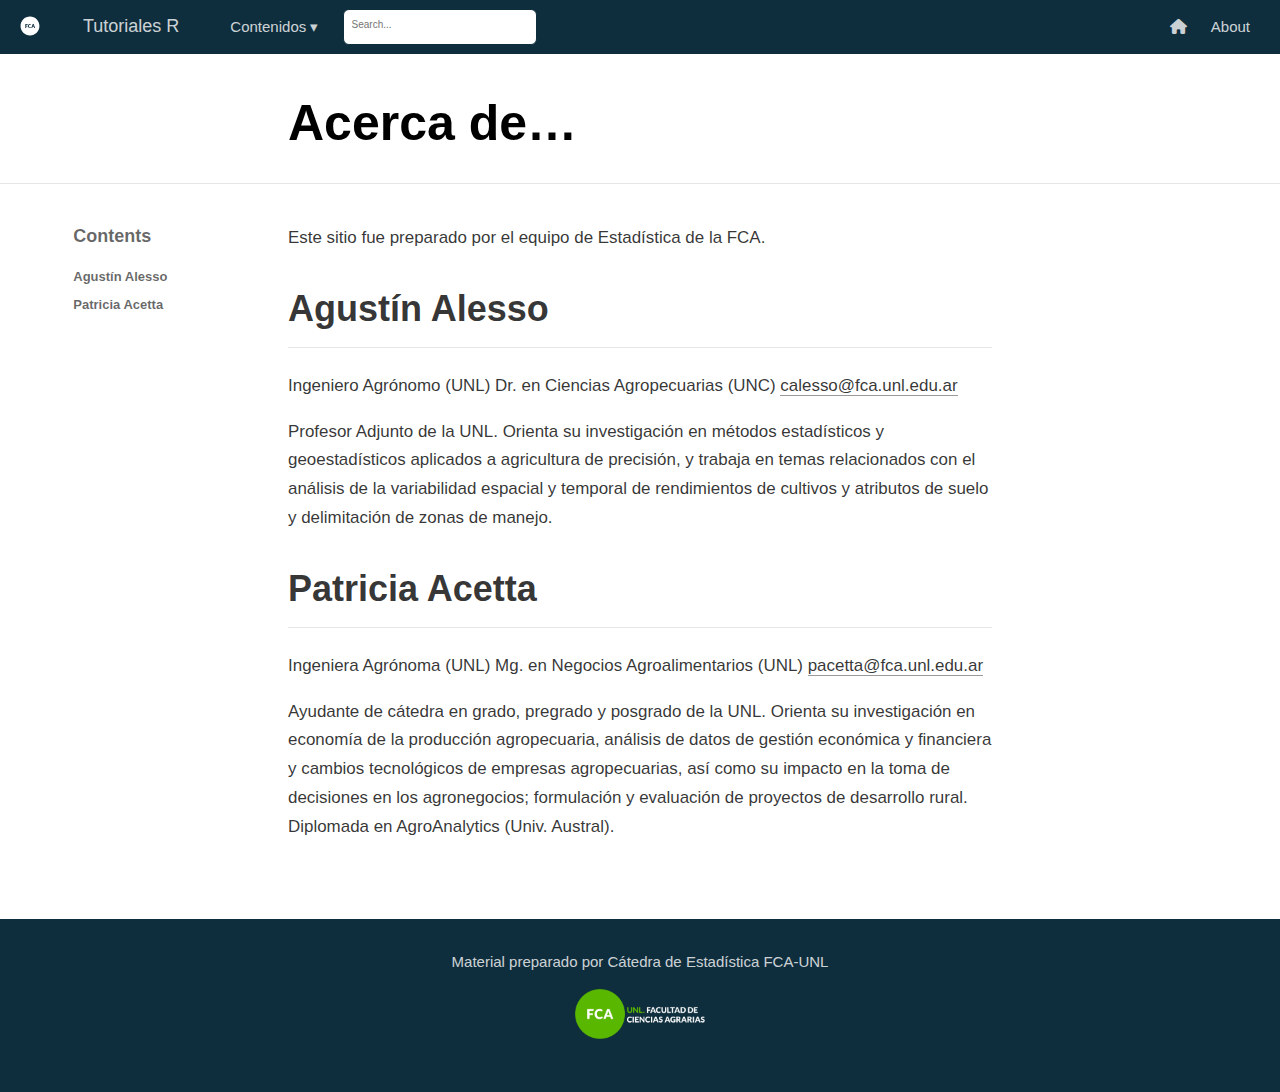
<file: docs/about.html>
<!DOCTYPE html>

<html xmlns="http://www.w3.org/1999/xhtml" lang="" xml:lang="">

<head>
  <meta charset="utf-8"/>
  <meta name="viewport" content="width=device-width, initial-scale=1"/>
  <meta http-equiv="X-UA-Compatible" content="IE=Edge,chrome=1"/>
  <meta name="generator" content="distill" />

  <style type="text/css">
  /* Hide doc at startup (prevent jankiness while JS renders/transforms) */
  body {
    visibility: hidden;
  }
  </style>

 <!--radix_placeholder_import_source-->
 <!--/radix_placeholder_import_source-->

<style type="text/css">code{white-space: pre;}</style>
<style type="text/css" data-origin="pandoc">
pre > code.sourceCode { white-space: pre; position: relative; }
pre > code.sourceCode > span { display: inline-block; line-height: 1.25; }
pre > code.sourceCode > span:empty { height: 1.2em; }
.sourceCode { overflow: visible; }
code.sourceCode > span { color: inherit; text-decoration: inherit; }
div.sourceCode { margin: 1em 0; }
pre.sourceCode { margin: 0; }
@media screen {
div.sourceCode { overflow: auto; }
}
@media print {
pre > code.sourceCode { white-space: pre-wrap; }
pre > code.sourceCode > span { text-indent: -5em; padding-left: 5em; }
}
pre.numberSource code
  { counter-reset: source-line 0; }
pre.numberSource code > span
  { position: relative; left: -4em; counter-increment: source-line; }
pre.numberSource code > span > a:first-child::before
  { content: counter(source-line);
    position: relative; left: -1em; text-align: right; vertical-align: baseline;
    border: none; display: inline-block;
    -webkit-touch-callout: none; -webkit-user-select: none;
    -khtml-user-select: none; -moz-user-select: none;
    -ms-user-select: none; user-select: none;
    padding: 0 4px; width: 4em;
    color: #aaaaaa;
  }
pre.numberSource { margin-left: 3em; border-left: 1px solid #aaaaaa;  padding-left: 4px; }
div.sourceCode
  { color: #00769e; background-color: #f1f3f5; }
@media screen {
pre > code.sourceCode > span > a:first-child::before { text-decoration: underline; }
}
code span { color: #00769e; } /* Normal */
code span.al { color: #ad0000; } /* Alert */
code span.an { color: #5e5e5e; } /* Annotation */
code span.at { color: #657422; } /* Attribute */
code span.bn { color: #ad0000; } /* BaseN */
code span.bu { } /* BuiltIn */
code span.cf { color: #00769e; } /* ControlFlow */
code span.ch { color: #20794d; } /* Char */
code span.cn { color: #8f5902; } /* Constant */
code span.co { color: #5e5e5e; } /* Comment */
code span.cv { color: #5e5e5e; font-style: italic; } /* CommentVar */
code span.do { color: #5e5e5e; font-style: italic; } /* Documentation */
code span.dt { color: #ad0000; } /* DataType */
code span.dv { color: #ad0000; } /* DecVal */
code span.er { color: #ad0000; } /* Error */
code span.ex { } /* Extension */
code span.fl { color: #ad0000; } /* Float */
code span.fu { color: #4758ab; } /* Function */
code span.im { } /* Import */
code span.in { color: #5e5e5e; } /* Information */
code span.kw { color: #00769e; } /* Keyword */
code span.op { color: #5e5e5e; } /* Operator */
code span.ot { color: #00769e; } /* Other */
code span.pp { color: #ad0000; } /* Preprocessor */
code span.sc { color: #5e5e5e; } /* SpecialChar */
code span.ss { color: #20794d; } /* SpecialString */
code span.st { color: #20794d; } /* String */
code span.va { color: #111111; } /* Variable */
code span.vs { color: #20794d; } /* VerbatimString */
code span.wa { color: #5e5e5e; font-style: italic; } /* Warning */
</style>


  <!--radix_placeholder_meta_tags-->
  <title>Tutoriales R: Acerca de...</title>




  <!--  https://developers.facebook.com/docs/sharing/webmasters#markup -->
  <meta property="og:title" content="Tutoriales R: Acerca de..."/>
  <meta property="og:type" content="article"/>
  <meta property="og:locale" content="en_US"/>
  <meta property="og:site_name" content="Tutoriales R"/>

  <!--  https://dev.twitter.com/cards/types/summary -->
  <meta property="twitter:card" content="summary"/>
  <meta property="twitter:title" content="Tutoriales R: Acerca de..."/>

  <!--/radix_placeholder_meta_tags-->
  <!--radix_placeholder_rmarkdown_metadata-->

  <script type="text/json" id="radix-rmarkdown-metadata">
  {"type":"list","attributes":{"names":{"type":"character","attributes":{},"value":["title"]}},"value":[{"type":"character","attributes":{},"value":["Acerca de..."]}]}
  </script>
  <!--/radix_placeholder_rmarkdown_metadata-->
  <!--radix_placeholder_navigation_in_header-->
  <meta name="distill:offset" content=""/>

  <script type="application/javascript">

    window.headroom_prevent_pin = false;

    window.document.addEventListener("DOMContentLoaded", function (event) {

      // initialize headroom for banner
      var header = $('header').get(0);
      var headerHeight = header.offsetHeight;
      var headroom = new Headroom(header, {
        tolerance: 5,
        onPin : function() {
          if (window.headroom_prevent_pin) {
            window.headroom_prevent_pin = false;
            headroom.unpin();
          }
        }
      });
      headroom.init();
      if(window.location.hash)
        headroom.unpin();
      $(header).addClass('headroom--transition');

      // offset scroll location for banner on hash change
      // (see: https://github.com/WickyNilliams/headroom.js/issues/38)
      window.addEventListener("hashchange", function(event) {
        window.scrollTo(0, window.pageYOffset - (headerHeight + 25));
      });

      // responsive menu
      $('.distill-site-header').each(function(i, val) {
        var topnav = $(this);
        var toggle = topnav.find('.nav-toggle');
        toggle.on('click', function() {
          topnav.toggleClass('responsive');
        });
      });

      // nav dropdowns
      $('.nav-dropbtn').click(function(e) {
        $(this).next('.nav-dropdown-content').toggleClass('nav-dropdown-active');
        $(this).parent().siblings('.nav-dropdown')
           .children('.nav-dropdown-content').removeClass('nav-dropdown-active');
      });
      $("body").click(function(e){
        $('.nav-dropdown-content').removeClass('nav-dropdown-active');
      });
      $(".nav-dropdown").click(function(e){
        e.stopPropagation();
      });
    });
  </script>

  <style type="text/css">

  /* Theme (user-documented overrideables for nav appearance) */

  .distill-site-nav {
    color: rgba(255, 255, 255, 0.8);
    background-color: #0F2E3D;
    font-size: 15px;
    font-weight: 300;
  }

  .distill-site-nav a {
    color: inherit;
    text-decoration: none;
  }

  .distill-site-nav a:hover {
    color: white;
  }

  @media print {
    .distill-site-nav {
      display: none;
    }
  }

  .distill-site-header {

  }

  .distill-site-footer {

  }


  /* Site Header */

  .distill-site-header {
    width: 100%;
    box-sizing: border-box;
    z-index: 3;
  }

  .distill-site-header .nav-left {
    display: inline-block;
    margin-left: 8px;
  }

  @media screen and (max-width: 768px) {
    .distill-site-header .nav-left {
      margin-left: 0;
    }
  }


  .distill-site-header .nav-right {
    float: right;
    margin-right: 8px;
  }

  .distill-site-header a,
  .distill-site-header .title {
    display: inline-block;
    text-align: center;
    padding: 14px 10px 14px 10px;
  }

  .distill-site-header .title {
    font-size: 18px;
    min-width: 150px;
  }

  .distill-site-header .logo {
    padding: 0;
  }

  .distill-site-header .logo img {
    display: none;
    max-height: 20px;
    width: auto;
    margin-bottom: -4px;
  }

  .distill-site-header .nav-image img {
    max-height: 18px;
    width: auto;
    display: inline-block;
    margin-bottom: -3px;
  }



  @media screen and (min-width: 1000px) {
    .distill-site-header .logo img {
      display: inline-block;
    }
    .distill-site-header .nav-left {
      margin-left: 20px;
    }
    .distill-site-header .nav-right {
      margin-right: 20px;
    }
    .distill-site-header .title {
      padding-left: 12px;
    }
  }


  .distill-site-header .nav-toggle {
    display: none;
  }

  .nav-dropdown {
    display: inline-block;
    position: relative;
  }

  .nav-dropdown .nav-dropbtn {
    border: none;
    outline: none;
    color: rgba(255, 255, 255, 0.8);
    padding: 16px 10px;
    background-color: transparent;
    font-family: inherit;
    font-size: inherit;
    font-weight: inherit;
    margin: 0;
    margin-top: 1px;
    z-index: 2;
  }

  .nav-dropdown-content {
    display: none;
    position: absolute;
    background-color: white;
    min-width: 200px;
    border: 1px solid rgba(0,0,0,0.15);
    border-radius: 4px;
    box-shadow: 0px 8px 16px 0px rgba(0,0,0,0.1);
    z-index: 1;
    margin-top: 2px;
    white-space: nowrap;
    padding-top: 4px;
    padding-bottom: 4px;
  }

  .nav-dropdown-content hr {
    margin-top: 4px;
    margin-bottom: 4px;
    border: none;
    border-bottom: 1px solid rgba(0, 0, 0, 0.1);
  }

  .nav-dropdown-active {
    display: block;
  }

  .nav-dropdown-content a, .nav-dropdown-content .nav-dropdown-header {
    color: black;
    padding: 6px 24px;
    text-decoration: none;
    display: block;
    text-align: left;
  }

  .nav-dropdown-content .nav-dropdown-header {
    display: block;
    padding: 5px 24px;
    padding-bottom: 0;
    text-transform: uppercase;
    font-size: 14px;
    color: #999999;
    white-space: nowrap;
  }

  .nav-dropdown:hover .nav-dropbtn {
    color: white;
  }

  .nav-dropdown-content a:hover {
    background-color: #ddd;
    color: black;
  }

  .nav-right .nav-dropdown-content {
    margin-left: -45%;
    right: 0;
  }

  @media screen and (max-width: 768px) {
    .distill-site-header a, .distill-site-header .nav-dropdown  {display: none;}
    .distill-site-header a.nav-toggle {
      float: right;
      display: block;
    }
    .distill-site-header .title {
      margin-left: 0;
    }
    .distill-site-header .nav-right {
      margin-right: 0;
    }
    .distill-site-header {
      overflow: hidden;
    }
    .nav-right .nav-dropdown-content {
      margin-left: 0;
    }
  }


  @media screen and (max-width: 768px) {
    .distill-site-header.responsive {position: relative; min-height: 500px; }
    .distill-site-header.responsive a.nav-toggle {
      position: absolute;
      right: 0;
      top: 0;
    }
    .distill-site-header.responsive a,
    .distill-site-header.responsive .nav-dropdown {
      display: block;
      text-align: left;
    }
    .distill-site-header.responsive .nav-left,
    .distill-site-header.responsive .nav-right {
      width: 100%;
    }
    .distill-site-header.responsive .nav-dropdown {float: none;}
    .distill-site-header.responsive .nav-dropdown-content {position: relative;}
    .distill-site-header.responsive .nav-dropdown .nav-dropbtn {
      display: block;
      width: 100%;
      text-align: left;
    }
  }

  /* Site Footer */

  .distill-site-footer {
    width: 100%;
    overflow: hidden;
    box-sizing: border-box;
    z-index: 3;
    margin-top: 30px;
    padding-top: 30px;
    padding-bottom: 30px;
    text-align: center;
  }

  /* Headroom */

  d-title {
    padding-top: 6rem;
  }

  @media print {
    d-title {
      padding-top: 4rem;
    }
  }

  .headroom {
    z-index: 1000;
    position: fixed;
    top: 0;
    left: 0;
    right: 0;
  }

  .headroom--transition {
    transition: all .4s ease-in-out;
  }

  .headroom--unpinned {
    top: -100px;
  }

  .headroom--pinned {
    top: 0;
  }

  /* adjust viewport for navbar height */
  /* helps vertically center bootstrap (non-distill) content */
  .min-vh-100 {
    min-height: calc(100vh - 100px) !important;
  }

  </style>

  <script src="site_libs/jquery-3.6.0/jquery-3.6.0.min.js"></script>
  <link href="site_libs/font-awesome-6.4.0/css/all.min.css" rel="stylesheet"/>
  <link href="site_libs/font-awesome-6.4.0/css/v4-shims.min.css" rel="stylesheet"/>
  <script src="site_libs/headroom-0.9.4/headroom.min.js"></script>
  <script src="site_libs/autocomplete-0.37.1/autocomplete.min.js"></script>
  <script src="site_libs/fuse-6.4.1/fuse.min.js"></script>

  <script type="application/javascript">

  function getMeta(metaName) {
    var metas = document.getElementsByTagName('meta');
    for (let i = 0; i < metas.length; i++) {
      if (metas[i].getAttribute('name') === metaName) {
        return metas[i].getAttribute('content');
      }
    }
    return '';
  }

  function offsetURL(url) {
    var offset = getMeta('distill:offset');
    return offset ? offset + '/' + url : url;
  }

  function createFuseIndex() {

    // create fuse index
    var options = {
      keys: [
        { name: 'title', weight: 20 },
        { name: 'categories', weight: 15 },
        { name: 'description', weight: 10 },
        { name: 'contents', weight: 5 },
      ],
      ignoreLocation: true,
      threshold: 0
    };
    var fuse = new window.Fuse([], options);

    // fetch the main search.json
    return fetch(offsetURL('search.json'))
      .then(function(response) {
        if (response.status == 200) {
          return response.json().then(function(json) {
            // index main articles
            json.articles.forEach(function(article) {
              fuse.add(article);
            });
            // download collections and index their articles
            return Promise.all(json.collections.map(function(collection) {
              return fetch(offsetURL(collection)).then(function(response) {
                if (response.status === 200) {
                  return response.json().then(function(articles) {
                    articles.forEach(function(article) {
                      fuse.add(article);
                    });
                  })
                } else {
                  return Promise.reject(
                    new Error('Unexpected status from search index request: ' +
                              response.status)
                  );
                }
              });
            })).then(function() {
              return fuse;
            });
          });

        } else {
          return Promise.reject(
            new Error('Unexpected status from search index request: ' +
                        response.status)
          );
        }
      });
  }

  window.document.addEventListener("DOMContentLoaded", function (event) {

    // get search element (bail if we don't have one)
    var searchEl = window.document.getElementById('distill-search');
    if (!searchEl)
      return;

    createFuseIndex()
      .then(function(fuse) {

        // make search box visible
        searchEl.classList.remove('hidden');

        // initialize autocomplete
        var options = {
          autoselect: true,
          hint: false,
          minLength: 2,
        };
        window.autocomplete(searchEl, options, [{
          source: function(query, callback) {
            const searchOptions = {
              isCaseSensitive: false,
              shouldSort: true,
              minMatchCharLength: 2,
              limit: 10,
            };
            var results = fuse.search(query, searchOptions);
            callback(results
              .map(function(result) { return result.item; })
            );
          },
          templates: {
            suggestion: function(suggestion) {
              var img = suggestion.preview && Object.keys(suggestion.preview).length > 0
                ? `<img src="${offsetURL(suggestion.preview)}"</img>`
                : '';
              var html = `
                <div class="search-item">
                  <h3>${suggestion.title}</h3>
                  <div class="search-item-description">
                    ${suggestion.description || ''}
                  </div>
                  <div class="search-item-preview">
                    ${img}
                  </div>
                </div>
              `;
              return html;
            }
          }
        }]).on('autocomplete:selected', function(event, suggestion) {
          window.location.href = offsetURL(suggestion.path);
        });
        // remove inline display style on autocompleter (we want to
        // manage responsive display via css)
        $('.algolia-autocomplete').css("display", "");
      })
      .catch(function(error) {
        console.log(error);
      });

  });

  </script>

  <style type="text/css">

  .nav-search {
    font-size: x-small;
  }

  /* Algolioa Autocomplete */

  .algolia-autocomplete {
    display: inline-block;
    margin-left: 10px;
    vertical-align: sub;
    background-color: white;
    color: black;
    padding: 6px;
    padding-top: 8px;
    padding-bottom: 0;
    border-radius: 6px;
    border: 1px #0F2E3D solid;
    width: 180px;
  }


  @media screen and (max-width: 768px) {
    .distill-site-nav .algolia-autocomplete {
      display: none;
      visibility: hidden;
    }
    .distill-site-nav.responsive .algolia-autocomplete {
      display: inline-block;
      visibility: visible;
    }
    .distill-site-nav.responsive .algolia-autocomplete .aa-dropdown-menu {
      margin-left: 0;
      width: 400px;
      max-height: 400px;
    }
  }

  .algolia-autocomplete .aa-input, .algolia-autocomplete .aa-hint {
    width: 90%;
    outline: none;
    border: none;
  }

  .algolia-autocomplete .aa-hint {
    color: #999;
  }
  .algolia-autocomplete .aa-dropdown-menu {
    width: 550px;
    max-height: 70vh;
    overflow-x: visible;
    overflow-y: scroll;
    padding: 5px;
    margin-top: 3px;
    margin-left: -150px;
    background-color: #fff;
    border-radius: 5px;
    border: 1px solid #999;
    border-top: none;
  }

  .algolia-autocomplete .aa-dropdown-menu .aa-suggestion {
    cursor: pointer;
    padding: 5px 4px;
    border-bottom: 1px solid #eee;
  }

  .algolia-autocomplete .aa-dropdown-menu .aa-suggestion:last-of-type {
    border-bottom: none;
    margin-bottom: 2px;
  }

  .algolia-autocomplete .aa-dropdown-menu .aa-suggestion .search-item {
    overflow: hidden;
    font-size: 0.8em;
    line-height: 1.4em;
  }

  .algolia-autocomplete .aa-dropdown-menu .aa-suggestion .search-item h3 {
    font-size: 1rem;
    margin-block-start: 0;
    margin-block-end: 5px;
  }

  .algolia-autocomplete .aa-dropdown-menu .aa-suggestion .search-item-description {
    display: inline-block;
    overflow: hidden;
    height: 2.8em;
    width: 80%;
    margin-right: 4%;
  }

  .algolia-autocomplete .aa-dropdown-menu .aa-suggestion .search-item-preview {
    display: inline-block;
    width: 15%;
  }

  .algolia-autocomplete .aa-dropdown-menu .aa-suggestion .search-item-preview img {
    height: 3em;
    width: auto;
    display: none;
  }

  .algolia-autocomplete .aa-dropdown-menu .aa-suggestion .search-item-preview img[src] {
    display: initial;
  }

  .algolia-autocomplete .aa-dropdown-menu .aa-suggestion.aa-cursor {
    background-color: #eee;
  }
  .algolia-autocomplete .aa-dropdown-menu .aa-suggestion em {
    font-weight: bold;
    font-style: normal;
  }

  </style>


  <!--/radix_placeholder_navigation_in_header-->
  <!--radix_placeholder_distill-->

  <style type="text/css">

  body {
    background-color: white;
  }

  .pandoc-table {
    width: 100%;
  }

  .pandoc-table>caption {
    margin-bottom: 10px;
  }

  .pandoc-table th:not([align]) {
    text-align: left;
  }

  .pagedtable-footer {
    font-size: 15px;
  }

  d-byline .byline {
    grid-template-columns: 2fr 2fr;
  }

  d-byline .byline h3 {
    margin-block-start: 1.5em;
  }

  d-byline .byline .authors-affiliations h3 {
    margin-block-start: 0.5em;
  }

  .authors-affiliations .orcid-id {
    width: 16px;
    height:16px;
    margin-left: 4px;
    margin-right: 4px;
    vertical-align: middle;
    padding-bottom: 2px;
  }

  d-title .dt-tags {
    margin-top: 1em;
    grid-column: text;
  }

  .dt-tags .dt-tag {
    text-decoration: none;
    display: inline-block;
    color: rgba(0,0,0,0.6);
    padding: 0em 0.4em;
    margin-right: 0.5em;
    margin-bottom: 0.4em;
    font-size: 70%;
    border: 1px solid rgba(0,0,0,0.2);
    border-radius: 3px;
    text-transform: uppercase;
    font-weight: 500;
  }

  d-article table.gt_table td,
  d-article table.gt_table th {
    border-bottom: none;
    font-size: 100%;
  }

  .html-widget {
    margin-bottom: 2.0em;
  }

  .l-screen-inset {
    padding-right: 16px;
  }

  .l-screen .caption {
    margin-left: 10px;
  }

  .shaded {
    background: rgb(247, 247, 247);
    padding-top: 20px;
    padding-bottom: 20px;
    border-top: 1px solid rgba(0, 0, 0, 0.1);
    border-bottom: 1px solid rgba(0, 0, 0, 0.1);
  }

  .shaded .html-widget {
    margin-bottom: 0;
    border: 1px solid rgba(0, 0, 0, 0.1);
  }

  .shaded .shaded-content {
    background: white;
  }

  .text-output {
    margin-top: 0;
    line-height: 1.5em;
  }

  .hidden {
    display: none !important;
  }

  d-article {
    padding-top: 2.5rem;
    padding-bottom: 30px;
  }

  d-appendix {
    padding-top: 30px;
  }

  d-article>p>img {
    width: 100%;
  }

  d-article h2 {
    margin: 1rem 0 1.5rem 0;
  }

  d-article h3 {
    margin-top: 1.5rem;
  }

  d-article iframe {
    border: 1px solid rgba(0, 0, 0, 0.1);
    margin-bottom: 2.0em;
    width: 100%;
  }

  /* Tweak code blocks */

  d-article div.sourceCode code,
  d-article pre code {
    font-family: Consolas, Monaco, 'Andale Mono', 'Ubuntu Mono', monospace;
  }

  d-article pre,
  d-article div.sourceCode,
  d-article div.sourceCode pre {
    overflow: auto;
  }

  d-article div.sourceCode {
    background-color: white;
  }

  d-article div.sourceCode pre {
    padding-left: 10px;
    font-size: 12px;
    border-left: 2px solid rgba(0,0,0,0.1);
  }

  d-article pre {
    font-size: 12px;
    color: black;
    background: none;
    margin-top: 0;
    text-align: left;
    white-space: pre;
    word-spacing: normal;
    word-break: normal;
    word-wrap: normal;
    line-height: 1.5;

    -moz-tab-size: 4;
    -o-tab-size: 4;
    tab-size: 4;

    -webkit-hyphens: none;
    -moz-hyphens: none;
    -ms-hyphens: none;
    hyphens: none;
  }

  d-article pre a {
    border-bottom: none;
  }

  d-article pre a:hover {
    border-bottom: none;
    text-decoration: underline;
  }

  d-article details {
    grid-column: text;
    margin-bottom: 0.8em;
  }

  @media(min-width: 768px) {

  d-article pre,
  d-article div.sourceCode,
  d-article div.sourceCode pre {
    overflow: visible !important;
  }

  d-article div.sourceCode pre {
    padding-left: 18px;
    font-size: 14px;
  }

  d-article pre {
    font-size: 14px;
  }

  }

  figure img.external {
    background: white;
    border: 1px solid rgba(0, 0, 0, 0.1);
    box-shadow: 0 1px 8px rgba(0, 0, 0, 0.1);
    padding: 18px;
    box-sizing: border-box;
  }

  /* CSS for d-contents */

  .d-contents {
    grid-column: text;
    color: rgba(0,0,0,0.8);
    font-size: 0.9em;
    padding-bottom: 1em;
    margin-bottom: 1em;
    padding-bottom: 0.5em;
    margin-bottom: 1em;
    padding-left: 0.25em;
    justify-self: start;
  }

  @media(min-width: 1000px) {
    .d-contents.d-contents-float {
      height: 0;
      grid-column-start: 1;
      grid-column-end: 4;
      justify-self: center;
      padding-right: 3em;
      padding-left: 2em;
    }
  }

  .d-contents nav h3 {
    font-size: 18px;
    margin-top: 0;
    margin-bottom: 1em;
  }

  .d-contents li {
    list-style-type: none
  }

  .d-contents nav > ul {
    padding-left: 0;
  }

  .d-contents ul {
    padding-left: 1em
  }

  .d-contents nav ul li {
    margin-top: 0.6em;
    margin-bottom: 0.2em;
  }

  .d-contents nav a {
    font-size: 13px;
    border-bottom: none;
    text-decoration: none
    color: rgba(0, 0, 0, 0.8);
  }

  .d-contents nav a:hover {
    text-decoration: underline solid rgba(0, 0, 0, 0.6)
  }

  .d-contents nav > ul > li > a {
    font-weight: 600;
  }

  .d-contents nav > ul > li > ul {
    font-weight: inherit;
  }

  .d-contents nav > ul > li > ul > li {
    margin-top: 0.2em;
  }


  .d-contents nav ul {
    margin-top: 0;
    margin-bottom: 0.25em;
  }

  .d-article-with-toc h2:nth-child(2) {
    margin-top: 0;
  }


  /* Figure */

  .figure {
    position: relative;
    margin-bottom: 2.5em;
    margin-top: 1.5em;
  }

  .figure .caption {
    color: rgba(0, 0, 0, 0.6);
    font-size: 12px;
    line-height: 1.5em;
  }

  .figure img.external {
    background: white;
    border: 1px solid rgba(0, 0, 0, 0.1);
    box-shadow: 0 1px 8px rgba(0, 0, 0, 0.1);
    padding: 18px;
    box-sizing: border-box;
  }

  .figure .caption a {
    color: rgba(0, 0, 0, 0.6);
  }

  .figure .caption b,
  .figure .caption strong, {
    font-weight: 600;
    color: rgba(0, 0, 0, 1.0);
  }

  /* Citations */

  d-article .citation {
    color: inherit;
    cursor: inherit;
  }

  div.hanging-indent{
    margin-left: 1em; text-indent: -1em;
  }

  /* Citation hover box */

  .tippy-box[data-theme~=light-border] {
    background-color: rgba(250, 250, 250, 0.95);
  }

  .tippy-content > p {
    margin-bottom: 0;
    padding: 2px;
  }


  /* Tweak 1000px media break to show more text */

  @media(min-width: 1000px) {
    .base-grid,
    distill-header,
    d-title,
    d-abstract,
    d-article,
    d-appendix,
    distill-appendix,
    d-byline,
    d-footnote-list,
    d-citation-list,
    distill-footer {
      grid-template-columns: [screen-start] 1fr [page-start kicker-start] 80px [middle-start] 50px [text-start kicker-end] 65px 65px 65px 65px 65px 65px 65px 65px [text-end gutter-start] 65px [middle-end] 65px [page-end gutter-end] 1fr [screen-end];
      grid-column-gap: 16px;
    }

    .grid {
      grid-column-gap: 16px;
    }

    d-article {
      font-size: 1.06rem;
      line-height: 1.7em;
    }
    figure .caption, .figure .caption, figure figcaption {
      font-size: 13px;
    }
  }

  @media(min-width: 1180px) {
    .base-grid,
    distill-header,
    d-title,
    d-abstract,
    d-article,
    d-appendix,
    distill-appendix,
    d-byline,
    d-footnote-list,
    d-citation-list,
    distill-footer {
      grid-template-columns: [screen-start] 1fr [page-start kicker-start] 60px [middle-start] 60px [text-start kicker-end] 60px 60px 60px 60px 60px 60px 60px 60px [text-end gutter-start] 60px [middle-end] 60px [page-end gutter-end] 1fr [screen-end];
      grid-column-gap: 32px;
    }

    .grid {
      grid-column-gap: 32px;
    }
  }


  /* Get the citation styles for the appendix (not auto-injected on render since
     we do our own rendering of the citation appendix) */

  d-appendix .citation-appendix,
  .d-appendix .citation-appendix {
    font-size: 11px;
    line-height: 15px;
    border-left: 1px solid rgba(0, 0, 0, 0.1);
    padding-left: 18px;
    border: 1px solid rgba(0,0,0,0.1);
    background: rgba(0, 0, 0, 0.02);
    padding: 10px 18px;
    border-radius: 3px;
    color: rgba(150, 150, 150, 1);
    overflow: hidden;
    margin-top: -12px;
    white-space: pre-wrap;
    word-wrap: break-word;
  }

  /* Include appendix styles here so they can be overridden */

  d-appendix {
    contain: layout style;
    font-size: 0.8em;
    line-height: 1.7em;
    margin-top: 60px;
    margin-bottom: 0;
    border-top: 1px solid rgba(0, 0, 0, 0.1);
    color: rgba(0,0,0,0.5);
    padding-top: 60px;
    padding-bottom: 48px;
  }

  d-appendix h3 {
    grid-column: page-start / text-start;
    font-size: 15px;
    font-weight: 500;
    margin-top: 1em;
    margin-bottom: 0;
    color: rgba(0,0,0,0.65);
  }

  d-appendix h3 + * {
    margin-top: 1em;
  }

  d-appendix ol {
    padding: 0 0 0 15px;
  }

  @media (min-width: 768px) {
    d-appendix ol {
      padding: 0 0 0 30px;
      margin-left: -30px;
    }
  }

  d-appendix li {
    margin-bottom: 1em;
  }

  d-appendix a {
    color: rgba(0, 0, 0, 0.6);
  }

  d-appendix > * {
    grid-column: text;
  }

  d-appendix > d-footnote-list,
  d-appendix > d-citation-list,
  d-appendix > distill-appendix {
    grid-column: screen;
  }

  /* Include footnote styles here so they can be overridden */

  d-footnote-list {
    contain: layout style;
  }

  d-footnote-list > * {
    grid-column: text;
  }

  d-footnote-list a.footnote-backlink {
    color: rgba(0,0,0,0.3);
    padding-left: 0.5em;
  }



  /* Anchor.js */

  .anchorjs-link {
    /*transition: all .25s linear; */
    text-decoration: none;
    border-bottom: none;
  }
  *:hover > .anchorjs-link {
    margin-left: -1.125em !important;
    text-decoration: none;
    border-bottom: none;
  }

  /* Social footer */

  .social_footer {
    margin-top: 30px;
    margin-bottom: 0;
    color: rgba(0,0,0,0.67);
  }

  .disqus-comments {
    margin-right: 30px;
  }

  .disqus-comment-count {
    border-bottom: 1px solid rgba(0, 0, 0, 0.4);
    cursor: pointer;
  }

  #disqus_thread {
    margin-top: 30px;
  }

  .article-sharing a {
    border-bottom: none;
    margin-right: 8px;
  }

  .article-sharing a:hover {
    border-bottom: none;
  }

  .sidebar-section.subscribe {
    font-size: 12px;
    line-height: 1.6em;
  }

  .subscribe p {
    margin-bottom: 0.5em;
  }


  .article-footer .subscribe {
    font-size: 15px;
    margin-top: 45px;
  }


  .sidebar-section.custom {
    font-size: 12px;
    line-height: 1.6em;
  }

  .custom p {
    margin-bottom: 0.5em;
  }

  /* Styles for listing layout (hide title) */
  .layout-listing d-title, .layout-listing .d-title {
    display: none;
  }

  /* Styles for posts lists (not auto-injected) */


  .posts-with-sidebar {
    padding-left: 45px;
    padding-right: 45px;
  }

  .posts-list .description h2,
  .posts-list .description p {
    font-family: -apple-system, BlinkMacSystemFont, "Segoe UI", Roboto, Oxygen, Ubuntu, Cantarell, "Fira Sans", "Droid Sans", "Helvetica Neue", Arial, sans-serif;
  }

  .posts-list .description h2 {
    font-weight: 700;
    border-bottom: none;
    padding-bottom: 0;
  }

  .posts-list h2.post-tag {
    border-bottom: 1px solid rgba(0, 0, 0, 0.2);
    padding-bottom: 12px;
  }
  .posts-list {
    margin-top: 60px;
    margin-bottom: 24px;
  }

  .posts-list .post-preview {
    text-decoration: none;
    overflow: hidden;
    display: block;
    border-bottom: 1px solid rgba(0, 0, 0, 0.1);
    padding: 24px 0;
  }

  .post-preview-last {
    border-bottom: none !important;
  }

  .posts-list .posts-list-caption {
    grid-column: screen;
    font-weight: 400;
  }

  .posts-list .post-preview h2 {
    margin: 0 0 6px 0;
    line-height: 1.2em;
    font-style: normal;
    font-size: 24px;
  }

  .posts-list .post-preview p {
    margin: 0 0 12px 0;
    line-height: 1.4em;
    font-size: 16px;
  }

  .posts-list .post-preview .thumbnail {
    box-sizing: border-box;
    margin-bottom: 24px;
    position: relative;
    max-width: 500px;
  }
  .posts-list .post-preview img {
    width: 100%;
    display: block;
  }

  .posts-list .metadata {
    font-size: 12px;
    line-height: 1.4em;
    margin-bottom: 18px;
  }

  .posts-list .metadata > * {
    display: inline-block;
  }

  .posts-list .metadata .publishedDate {
    margin-right: 2em;
  }

  .posts-list .metadata .dt-authors {
    display: block;
    margin-top: 0.3em;
    margin-right: 2em;
  }

  .posts-list .dt-tags {
    display: block;
    line-height: 1em;
  }

  .posts-list .dt-tags .dt-tag {
    display: inline-block;
    color: rgba(0,0,0,0.6);
    padding: 0.3em 0.4em;
    margin-right: 0.2em;
    margin-bottom: 0.4em;
    font-size: 60%;
    border: 1px solid rgba(0,0,0,0.2);
    border-radius: 3px;
    text-transform: uppercase;
    font-weight: 500;
  }

  .posts-list img {
    opacity: 1;
  }

  .posts-list img[data-src] {
    opacity: 0;
  }

  .posts-more {
    clear: both;
  }


  .posts-sidebar {
    font-size: 16px;
  }

  .posts-sidebar h3 {
    font-size: 16px;
    margin-top: 0;
    margin-bottom: 0.5em;
    font-weight: 400;
    text-transform: uppercase;
  }

  .sidebar-section {
    margin-bottom: 30px;
  }

  .categories ul {
    list-style-type: none;
    margin: 0;
    padding: 0;
  }

  .categories li {
    color: rgba(0, 0, 0, 0.8);
    margin-bottom: 0;
  }

  .categories li>a {
    border-bottom: none;
  }

  .categories li>a:hover {
    border-bottom: 1px solid rgba(0, 0, 0, 0.4);
  }

  .categories .active {
    font-weight: 600;
  }

  .categories .category-count {
    color: rgba(0, 0, 0, 0.4);
  }


  @media(min-width: 768px) {
    .posts-list .post-preview h2 {
      font-size: 26px;
    }
    .posts-list .post-preview .thumbnail {
      float: right;
      width: 30%;
      margin-bottom: 0;
    }
    .posts-list .post-preview .description {
      float: left;
      width: 45%;
    }
    .posts-list .post-preview .metadata {
      float: left;
      width: 20%;
      margin-top: 8px;
    }
    .posts-list .post-preview p {
      margin: 0 0 12px 0;
      line-height: 1.5em;
      font-size: 16px;
    }
    .posts-with-sidebar .posts-list {
      float: left;
      width: 75%;
    }
    .posts-with-sidebar .posts-sidebar {
      float: right;
      width: 20%;
      margin-top: 60px;
      padding-top: 24px;
      padding-bottom: 24px;
    }
  }


  /* Improve display for browsers without grid (IE/Edge <= 15) */

  .downlevel {
    line-height: 1.6em;
    font-family: -apple-system, BlinkMacSystemFont, "Segoe UI", Roboto, Oxygen, Ubuntu, Cantarell, "Fira Sans", "Droid Sans", "Helvetica Neue", Arial, sans-serif;
    margin: 0;
  }

  .downlevel .d-title {
    padding-top: 6rem;
    padding-bottom: 1.5rem;
  }

  .downlevel .d-title h1 {
    font-size: 50px;
    font-weight: 700;
    line-height: 1.1em;
    margin: 0 0 0.5rem;
  }

  .downlevel .d-title p {
    font-weight: 300;
    font-size: 1.2rem;
    line-height: 1.55em;
    margin-top: 0;
  }

  .downlevel .d-byline {
    padding-top: 0.8em;
    padding-bottom: 0.8em;
    font-size: 0.8rem;
    line-height: 1.8em;
  }

  .downlevel .section-separator {
    border: none;
    border-top: 1px solid rgba(0, 0, 0, 0.1);
  }

  .downlevel .d-article {
    font-size: 1.06rem;
    line-height: 1.7em;
    padding-top: 1rem;
    padding-bottom: 2rem;
  }


  .downlevel .d-appendix {
    padding-left: 0;
    padding-right: 0;
    max-width: none;
    font-size: 0.8em;
    line-height: 1.7em;
    margin-bottom: 0;
    color: rgba(0,0,0,0.5);
    padding-top: 40px;
    padding-bottom: 48px;
  }

  .downlevel .footnotes ol {
    padding-left: 13px;
  }

  .downlevel .base-grid,
  .downlevel .distill-header,
  .downlevel .d-title,
  .downlevel .d-abstract,
  .downlevel .d-article,
  .downlevel .d-appendix,
  .downlevel .distill-appendix,
  .downlevel .d-byline,
  .downlevel .d-footnote-list,
  .downlevel .d-citation-list,
  .downlevel .distill-footer,
  .downlevel .appendix-bottom,
  .downlevel .posts-container {
    padding-left: 40px;
    padding-right: 40px;
  }

  @media(min-width: 768px) {
    .downlevel .base-grid,
    .downlevel .distill-header,
    .downlevel .d-title,
    .downlevel .d-abstract,
    .downlevel .d-article,
    .downlevel .d-appendix,
    .downlevel .distill-appendix,
    .downlevel .d-byline,
    .downlevel .d-footnote-list,
    .downlevel .d-citation-list,
    .downlevel .distill-footer,
    .downlevel .appendix-bottom,
    .downlevel .posts-container {
    padding-left: 150px;
    padding-right: 150px;
    max-width: 900px;
  }
  }

  .downlevel pre code {
    display: block;
    border-left: 2px solid rgba(0, 0, 0, .1);
    padding: 0 0 0 20px;
    font-size: 14px;
  }

  .downlevel code, .downlevel pre {
    color: black;
    background: none;
    font-family: Consolas, Monaco, 'Andale Mono', 'Ubuntu Mono', monospace;
    text-align: left;
    white-space: pre;
    word-spacing: normal;
    word-break: normal;
    word-wrap: normal;
    line-height: 1.5;

    -moz-tab-size: 4;
    -o-tab-size: 4;
    tab-size: 4;

    -webkit-hyphens: none;
    -moz-hyphens: none;
    -ms-hyphens: none;
    hyphens: none;
  }

  .downlevel .posts-list .post-preview {
    color: inherit;
  }



  </style>

  <script type="application/javascript">

  function is_downlevel_browser() {
    if (bowser.isUnsupportedBrowser({ msie: "12", msedge: "16"},
                                   window.navigator.userAgent)) {
      return true;
    } else {
      return window.load_distill_framework === undefined;
    }
  }

  // show body when load is complete
  function on_load_complete() {

    // add anchors
    if (window.anchors) {
      window.anchors.options.placement = 'left';
      window.anchors.add('d-article > h2, d-article > h3, d-article > h4, d-article > h5');
    }


    // set body to visible
    document.body.style.visibility = 'visible';

    // force redraw for leaflet widgets
    if (window.HTMLWidgets) {
      var maps = window.HTMLWidgets.findAll(".leaflet");
      $.each(maps, function(i, el) {
        var map = this.getMap();
        map.invalidateSize();
        map.eachLayer(function(layer) {
          if (layer instanceof L.TileLayer)
            layer.redraw();
        });
      });
    }

    // trigger 'shown' so htmlwidgets resize
    $('d-article').trigger('shown');
  }

  function init_distill() {

    init_common();

    // create front matter
    var front_matter = $('<d-front-matter></d-front-matter>');
    $('#distill-front-matter').wrap(front_matter);

    // create d-title
    $('.d-title').changeElementType('d-title');

    // create d-byline
    var byline = $('<d-byline></d-byline>');
    $('.d-byline').replaceWith(byline);

    // create d-article
    var article = $('<d-article></d-article>');
    $('.d-article').wrap(article).children().unwrap();

    // move posts container into article
    $('.posts-container').appendTo($('d-article'));

    // create d-appendix
    $('.d-appendix').changeElementType('d-appendix');

    // flag indicating that we have appendix items
    var appendix = $('.appendix-bottom').children('h3').length > 0;

    // replace footnotes with <d-footnote>
    $('.footnote-ref').each(function(i, val) {
      appendix = true;
      var href = $(this).attr('href');
      var id = href.replace('#', '');
      var fn = $('#' + id);
      var fn_p = $('#' + id + '>p');
      fn_p.find('.footnote-back').remove();
      var text = fn_p.html();
      var dtfn = $('<d-footnote></d-footnote>');
      dtfn.html(text);
      $(this).replaceWith(dtfn);
    });
    // remove footnotes
    $('.footnotes').remove();

    // move refs into #references-listing
    $('#references-listing').replaceWith($('#refs'));

    $('h1.appendix, h2.appendix').each(function(i, val) {
      $(this).changeElementType('h3');
    });
    $('h3.appendix').each(function(i, val) {
      var id = $(this).attr('id');
      $('.d-contents a[href="#' + id + '"]').parent().remove();
      appendix = true;
      $(this).nextUntil($('h1, h2, h3')).addBack().appendTo($('d-appendix'));
    });

    // show d-appendix if we have appendix content
    $("d-appendix").css('display', appendix ? 'grid' : 'none');

    // localize layout chunks to just output
    $('.layout-chunk').each(function(i, val) {

      // capture layout
      var layout = $(this).attr('data-layout');

      // apply layout to markdown level block elements
      var elements = $(this).children().not('details, div.sourceCode, pre, script');
      elements.each(function(i, el) {
        var layout_div = $('<div class="' + layout + '"></div>');
        if (layout_div.hasClass('shaded')) {
          var shaded_content = $('<div class="shaded-content"></div>');
          $(this).wrap(shaded_content);
          $(this).parent().wrap(layout_div);
        } else {
          $(this).wrap(layout_div);
        }
      });


      // unwrap the layout-chunk div
      $(this).children().unwrap();
    });

    // remove code block used to force  highlighting css
    $('.distill-force-highlighting-css').parent().remove();

    // remove empty line numbers inserted by pandoc when using a
    // custom syntax highlighting theme
    $('code.sourceCode a:empty').remove();

    // load distill framework
    load_distill_framework();

    // wait for window.distillRunlevel == 4 to do post processing
    function distill_post_process() {

      if (!window.distillRunlevel || window.distillRunlevel < 4)
        return;

      // hide author/affiliations entirely if we have no authors
      var front_matter = JSON.parse($("#distill-front-matter").html());
      var have_authors = front_matter.authors && front_matter.authors.length > 0;
      if (!have_authors)
        $('d-byline').addClass('hidden');

      // article with toc class
      $('.d-contents').parent().addClass('d-article-with-toc');

      // strip links that point to #
      $('.authors-affiliations').find('a[href="#"]').removeAttr('href');

      // add orcid ids
      $('.authors-affiliations').find('.author').each(function(i, el) {
        var orcid_id = front_matter.authors[i].orcidID;
        if (orcid_id) {
          var a = $('<a></a>');
          a.attr('href', 'https://orcid.org/' + orcid_id);
          var img = $('<img></img>');
          img.addClass('orcid-id');
          img.attr('alt', 'ORCID ID');
          img.attr('src','[data-uri]');
          a.append(img);
          $(this).append(a);
        }
      });

      // hide elements of author/affiliations grid that have no value
      function hide_byline_column(caption) {
        $('d-byline').find('h3:contains("' + caption + '")').parent().css('visibility', 'hidden');
      }

      // affiliations
      var have_affiliations = false;
      for (var i = 0; i<front_matter.authors.length; ++i) {
        var author = front_matter.authors[i];
        if (author.affiliation !== "&nbsp;") {
          have_affiliations = true;
          break;
        }
      }
      if (!have_affiliations)
        $('d-byline').find('h3:contains("Affiliations")').css('visibility', 'hidden');

      // published date
      if (!front_matter.publishedDate)
        hide_byline_column("Published");

      // document object identifier
      var doi = $('d-byline').find('h3:contains("DOI")');
      var doi_p = doi.next().empty();
      if (!front_matter.doi) {
        // if we have a citation and valid citationText then link to that
        if ($('#citation').length > 0 && front_matter.citationText) {
          doi.html('Citation');
          $('<a href="#citation"></a>')
            .text(front_matter.citationText)
            .appendTo(doi_p);
        } else {
          hide_byline_column("DOI");
        }
      } else {
        $('<a></a>')
           .attr('href', "https://doi.org/" + front_matter.doi)
           .html(front_matter.doi)
           .appendTo(doi_p);
      }

       // change plural form of authors/affiliations
      if (front_matter.authors.length === 1) {
        var grid = $('.authors-affiliations');
        grid.children('h3:contains("Authors")').text('Author');
        grid.children('h3:contains("Affiliations")').text('Affiliation');
      }

      // remove d-appendix and d-footnote-list local styles
      $('d-appendix > style:first-child').remove();
      $('d-footnote-list > style:first-child').remove();

      // move appendix-bottom entries to the bottom
      $('.appendix-bottom').appendTo('d-appendix').children().unwrap();
      $('.appendix-bottom').remove();

      // hoverable references
      $('span.citation[data-cites]').each(function() {
        const citeChild = $(this).children()[0]
        // Do not process if @xyz has been used without escaping and without bibliography activated
        // https://github.com/rstudio/distill/issues/466
        if (citeChild === undefined) return true

        if (citeChild.nodeName == "D-FOOTNOTE") {
          var fn = citeChild
          $(this).html(fn.shadowRoot.querySelector("sup"))
          $(this).id = fn.id
          fn.remove()
        }
        var refs = $(this).attr('data-cites').split(" ");
        var refHtml = refs.map(function(ref) {
          // Could use CSS.escape too here, we insure backward compatibility in navigator
          return "<p>" + $('div[id="ref-' + ref + '"]').html() + "</p>";
        }).join("\n");
        window.tippy(this, {
          allowHTML: true,
          content: refHtml,
          maxWidth: 500,
          interactive: true,
          interactiveBorder: 10,
          theme: 'light-border',
          placement: 'bottom-start'
        });
      });

      // fix footnotes in tables (#411)
      // replacing broken distill.pub feature
      $('table d-footnote').each(function() {
        // we replace internal showAtNode methode which is triggered when hovering a footnote
        this.hoverBox.showAtNode = function(node) {
          // ported from https://github.com/distillpub/template/pull/105/files
          calcOffset = function(elem) {
              let x = elem.offsetLeft;
              let y = elem.offsetTop;
              // Traverse upwards until an `absolute` element is found or `elem`
              // becomes null.
              while (elem = elem.offsetParent && elem.style.position != 'absolute') {
                  x += elem.offsetLeft;
                  y += elem.offsetTop;
              }

              return { left: x, top: y };
          }
          // https://developer.mozilla.org/en-US/docs/Web/API/HTMLElement/offsetTop
          const bbox = node.getBoundingClientRect();
          const offset = calcOffset(node);
          this.show([offset.left + bbox.width, offset.top + bbox.height]);
        }
      })

      // clear polling timer
      clearInterval(tid);

      // show body now that everything is ready
      on_load_complete();
    }

    var tid = setInterval(distill_post_process, 50);
    distill_post_process();

  }

  function init_downlevel() {

    init_common();

     // insert hr after d-title
    $('.d-title').after($('<hr class="section-separator"/>'));

    // check if we have authors
    var front_matter = JSON.parse($("#distill-front-matter").html());
    var have_authors = front_matter.authors && front_matter.authors.length > 0;

    // manage byline/border
    if (!have_authors)
      $('.d-byline').remove();
    $('.d-byline').after($('<hr class="section-separator"/>'));
    $('.d-byline a').remove();

    // remove toc
    $('.d-contents').remove();

    // move appendix elements
    $('h1.appendix, h2.appendix').each(function(i, val) {
      $(this).changeElementType('h3');
    });
    $('h3.appendix').each(function(i, val) {
      $(this).nextUntil($('h1, h2, h3')).addBack().appendTo($('.d-appendix'));
    });


    // inject headers into references and footnotes
    var refs_header = $('<h3></h3>');
    refs_header.text('References');
    $('#refs').prepend(refs_header);

    var footnotes_header = $('<h3></h3');
    footnotes_header.text('Footnotes');
    $('.footnotes').children('hr').first().replaceWith(footnotes_header);

    // move appendix-bottom entries to the bottom
    $('.appendix-bottom').appendTo('.d-appendix').children().unwrap();
    $('.appendix-bottom').remove();

    // remove appendix if it's empty
    if ($('.d-appendix').children().length === 0)
      $('.d-appendix').remove();

    // prepend separator above appendix
    $('.d-appendix').before($('<hr class="section-separator" style="clear: both"/>'));

    // trim code
    $('pre>code').each(function(i, val) {
      $(this).html($.trim($(this).html()));
    });

    // move posts-container right before article
    $('.posts-container').insertBefore($('.d-article'));

    $('body').addClass('downlevel');

    on_load_complete();
  }


  function init_common() {

    // jquery plugin to change element types
    (function($) {
      $.fn.changeElementType = function(newType) {
        var attrs = {};

        $.each(this[0].attributes, function(idx, attr) {
          attrs[attr.nodeName] = attr.nodeValue;
        });

        this.replaceWith(function() {
          return $("<" + newType + "/>", attrs).append($(this).contents());
        });
      };
    })(jQuery);

    // prevent underline for linked images
    $('a > img').parent().css({'border-bottom' : 'none'});

    // mark non-body figures created by knitr chunks as 100% width
    $('.layout-chunk').each(function(i, val) {
      var figures = $(this).find('img, .html-widget');
      // ignore leaflet img layers (#106)
      figures = figures.filter(':not(img[class*="leaflet"])')
      if ($(this).attr('data-layout') !== "l-body") {
        figures.css('width', '100%');
      } else {
        figures.css('max-width', '100%');
        figures.filter("[width]").each(function(i, val) {
          var fig = $(this);
          fig.css('width', fig.attr('width') + 'px');
        });

      }
    });

    // auto-append index.html to post-preview links in file: protocol
    // and in rstudio ide preview
    $('.post-preview').each(function(i, val) {
      if (window.location.protocol === "file:")
        $(this).attr('href', $(this).attr('href') + "index.html");
    });

    // get rid of index.html references in header
    if (window.location.protocol !== "file:") {
      $('.distill-site-header a[href]').each(function(i,val) {
        $(this).attr('href', $(this).attr('href').replace(/^index[.]html/, "./"));
      });
    }

    // add class to pandoc style tables
    $('tr.header').parent('thead').parent('table').addClass('pandoc-table');
    $('.kable-table').children('table').addClass('pandoc-table');

    // add figcaption style to table captions
    $('caption').parent('table').addClass("figcaption");

    // initialize posts list
    if (window.init_posts_list)
      window.init_posts_list();

    // implmement disqus comment link
    $('.disqus-comment-count').click(function() {
      window.headroom_prevent_pin = true;
      $('#disqus_thread').toggleClass('hidden');
      if (!$('#disqus_thread').hasClass('hidden')) {
        var offset = $(this).offset();
        $(window).resize();
        $('html, body').animate({
          scrollTop: offset.top - 35
        });
      }
    });
  }

  document.addEventListener('DOMContentLoaded', function() {
    if (is_downlevel_browser())
      init_downlevel();
    else
      window.addEventListener('WebComponentsReady', init_distill);
  });

  </script>

  <!--/radix_placeholder_distill-->
  <script src="site_libs/header-attrs-2.23/header-attrs.js"></script>
  <script src="site_libs/popper-2.6.0/popper.min.js"></script>
  <link href="site_libs/tippy-6.2.7/tippy.css" rel="stylesheet" />
  <link href="site_libs/tippy-6.2.7/tippy-light-border.css" rel="stylesheet" />
  <script src="site_libs/tippy-6.2.7/tippy.umd.min.js"></script>
  <script src="site_libs/anchor-4.2.2/anchor.min.js"></script>
  <script src="site_libs/bowser-1.9.3/bowser.min.js"></script>
  <script src="site_libs/webcomponents-2.0.0/webcomponents.js"></script>
  <script src="site_libs/distill-2.2.21/template.v2.js"></script>
  <!--radix_placeholder_site_in_header-->
  <!--/radix_placeholder_site_in_header-->


</head>

<body>

<!--radix_placeholder_front_matter-->

<script id="distill-front-matter" type="text/json">
{"title":"Acerca de...","authors":[]}
</script>

<!--/radix_placeholder_front_matter-->
<!--radix_placeholder_navigation_before_body-->
<header class="header header--fixed" role="banner">
<nav class="distill-site-nav distill-site-header">
<div class="nav-left">
<a class="logo">
<img src="assets/logo_webFCA.svg" alt="Logo"/>
</a>
<a href="index.html" class="title">Tutoriales R</a>
<div class="nav-dropdown">
<button class="nav-dropbtn">
Contenidos
 
<span class="down-arrow">&#x25BE;</span>
</button>
<div class="nav-dropdown-content">
<a href="como_instalar_R_Rstudio.html">¿Cómo instalar R y RStudio?</a>
<a href="primera_sesion.html">¿Cómo se usa RStudio?</a>
<a href="R_basico.html">¿Cómo es el lenguaje R?</a>
<a href="como_crear_proyecto_rstudio.html">¿Cómo crear un proyecto en Rstudio?</a>
<a href="como_instalar_y_cargar_paquetes.html">¿Cómo instalar y cargar paquetes?</a>
<a href="como_importar_datos_en_R.html">¿Cómo importar datos en R?</a>
<a href="introduccion_a_dplyr.html">¿Cómo manipular datos con `dplyr`?</a>
<a href="introduccion_a_ggplot2.html">¿Cómo visualizar datos con `ggplot2`?</a>
</div>
</div>
<input id="distill-search" class="nav-search hidden" type="text" placeholder="Search..."/>
</div>
<div class="nav-right">
<a href="index.html" aria-label="Home">
<i class="fa fa-home" aria-hidden="true"></i>
</a>
<a href="about.html">About</a>
<a href="javascript:void(0);" class="nav-toggle">&#9776;</a>
</div>
</nav>
</header>
<!--/radix_placeholder_navigation_before_body-->
<!--radix_placeholder_site_before_body-->
<!--/radix_placeholder_site_before_body-->

<div class="d-title">
<h1>Acerca de…</h1>
<!--radix_placeholder_categories-->
<!--/radix_placeholder_categories-->

</div>


<div class="d-article">
<div class="d-contents d-contents-float">
<nav class="l-text toc figcaption" id="TOC">
<h3>Contents</h3>
<ul>
<li><a href="#agustín-alesso" id="toc-agustín-alesso">Agustín Alesso</a></li>
<li><a href="#patricia-acetta" id="toc-patricia-acetta">Patricia Acetta</a></li>
</ul>
</nav>
</div>
<p>Este sitio fue preparado por el equipo de Estadística de la FCA.</p>
<h2 id="agustín-alesso">Agustín Alesso</h2>
<p>Ingeniero Agrónomo (UNL)
Dr. en Ciencias Agropecuarias (UNC)
<a href="mailto:calesso@fca.unl.edu.ar" class="email">calesso@fca.unl.edu.ar</a></p>
<p>Profesor Adjunto de la UNL. Orienta su investigación en métodos estadísticos y geoestadísticos aplicados a agricultura de precisión, y trabaja en temas relacionados con el análisis de la variabilidad espacial y temporal de rendimientos de cultivos y atributos de suelo y delimitación de zonas de manejo.</p>
<h2 id="patricia-acetta">Patricia Acetta</h2>
<p>Ingeniera Agrónoma (UNL)
Mg. en Negocios Agroalimentarios (UNL)
<a href="mailto:pacetta@fca.unl.edu.ar" class="email">pacetta@fca.unl.edu.ar</a></p>
<p>Ayudante de cátedra en grado, pregrado y posgrado de la UNL. Orienta su investigación en economía de la producción agropecuaria, análisis de datos de gestión económica y financiera y cambios tecnológicos de empresas agropecuarias, así como su impacto en la toma de decisiones en los agronegocios; formulación y evaluación de proyectos de desarrollo rural. Diplomada en AgroAnalytics (Univ. Austral).</p>
<div class="sourceCode" id="cb1"><pre class="sourceCode r distill-force-highlighting-css"><code class="sourceCode r"></code></pre></div>
<!--radix_placeholder_article_footer-->
<!--/radix_placeholder_article_footer-->
</div>

<div class="d-appendix">
</div>


<!--radix_placeholder_site_after_body-->
<!--/radix_placeholder_site_after_body-->
<!--radix_placeholder_appendices-->
<div class="appendix-bottom"></div>
<!--/radix_placeholder_appendices-->
<!--radix_placeholder_navigation_after_body-->
<div class="distill-site-nav distill-site-footer">
<p>Material preparado por <a
href="https://github.com/Estadistica-FCA">Cátedra de Estadística
FCA-UNL</a></p>
<p style="text-align: center;">
  <center>
    <img src="assets/logo_FCA_inv.png" style="height:50px;"/>
  </center>
</p>
</div>
<!--/radix_placeholder_navigation_after_body-->


</body>

</html>
</file>
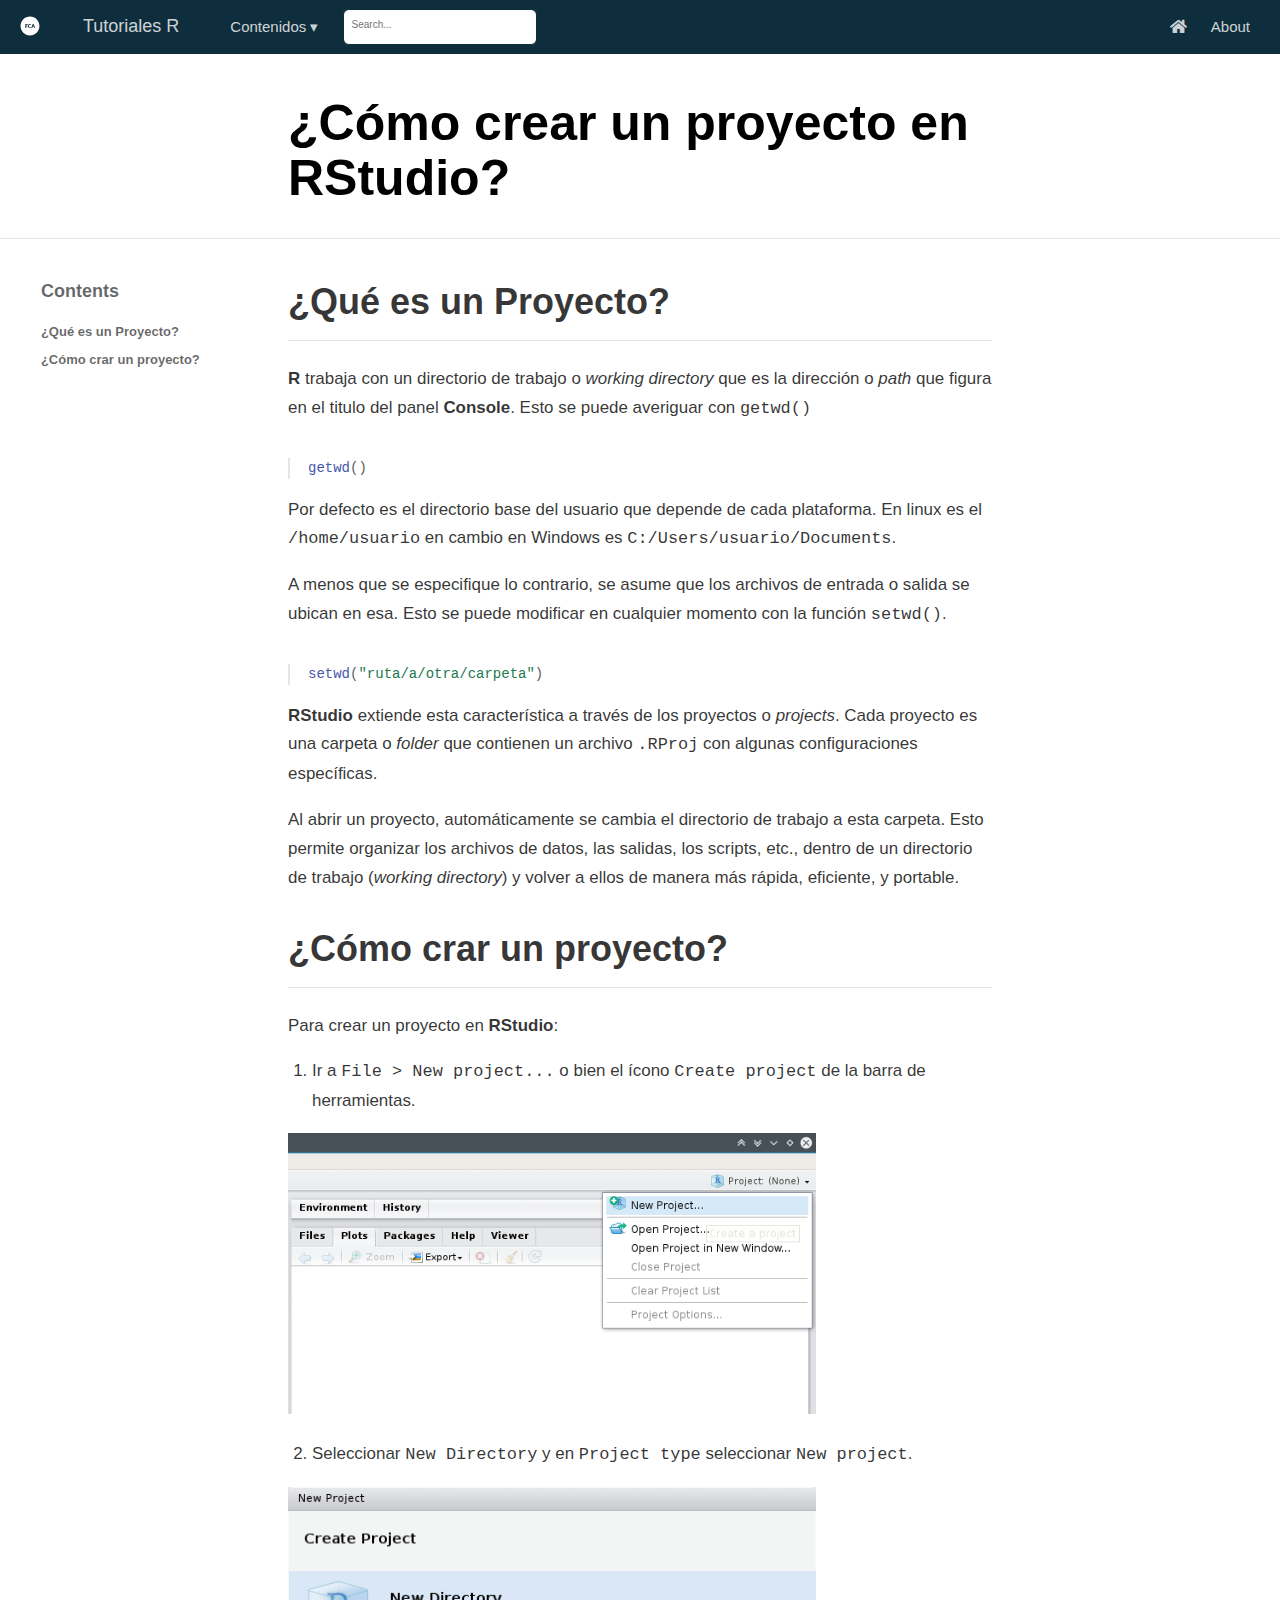
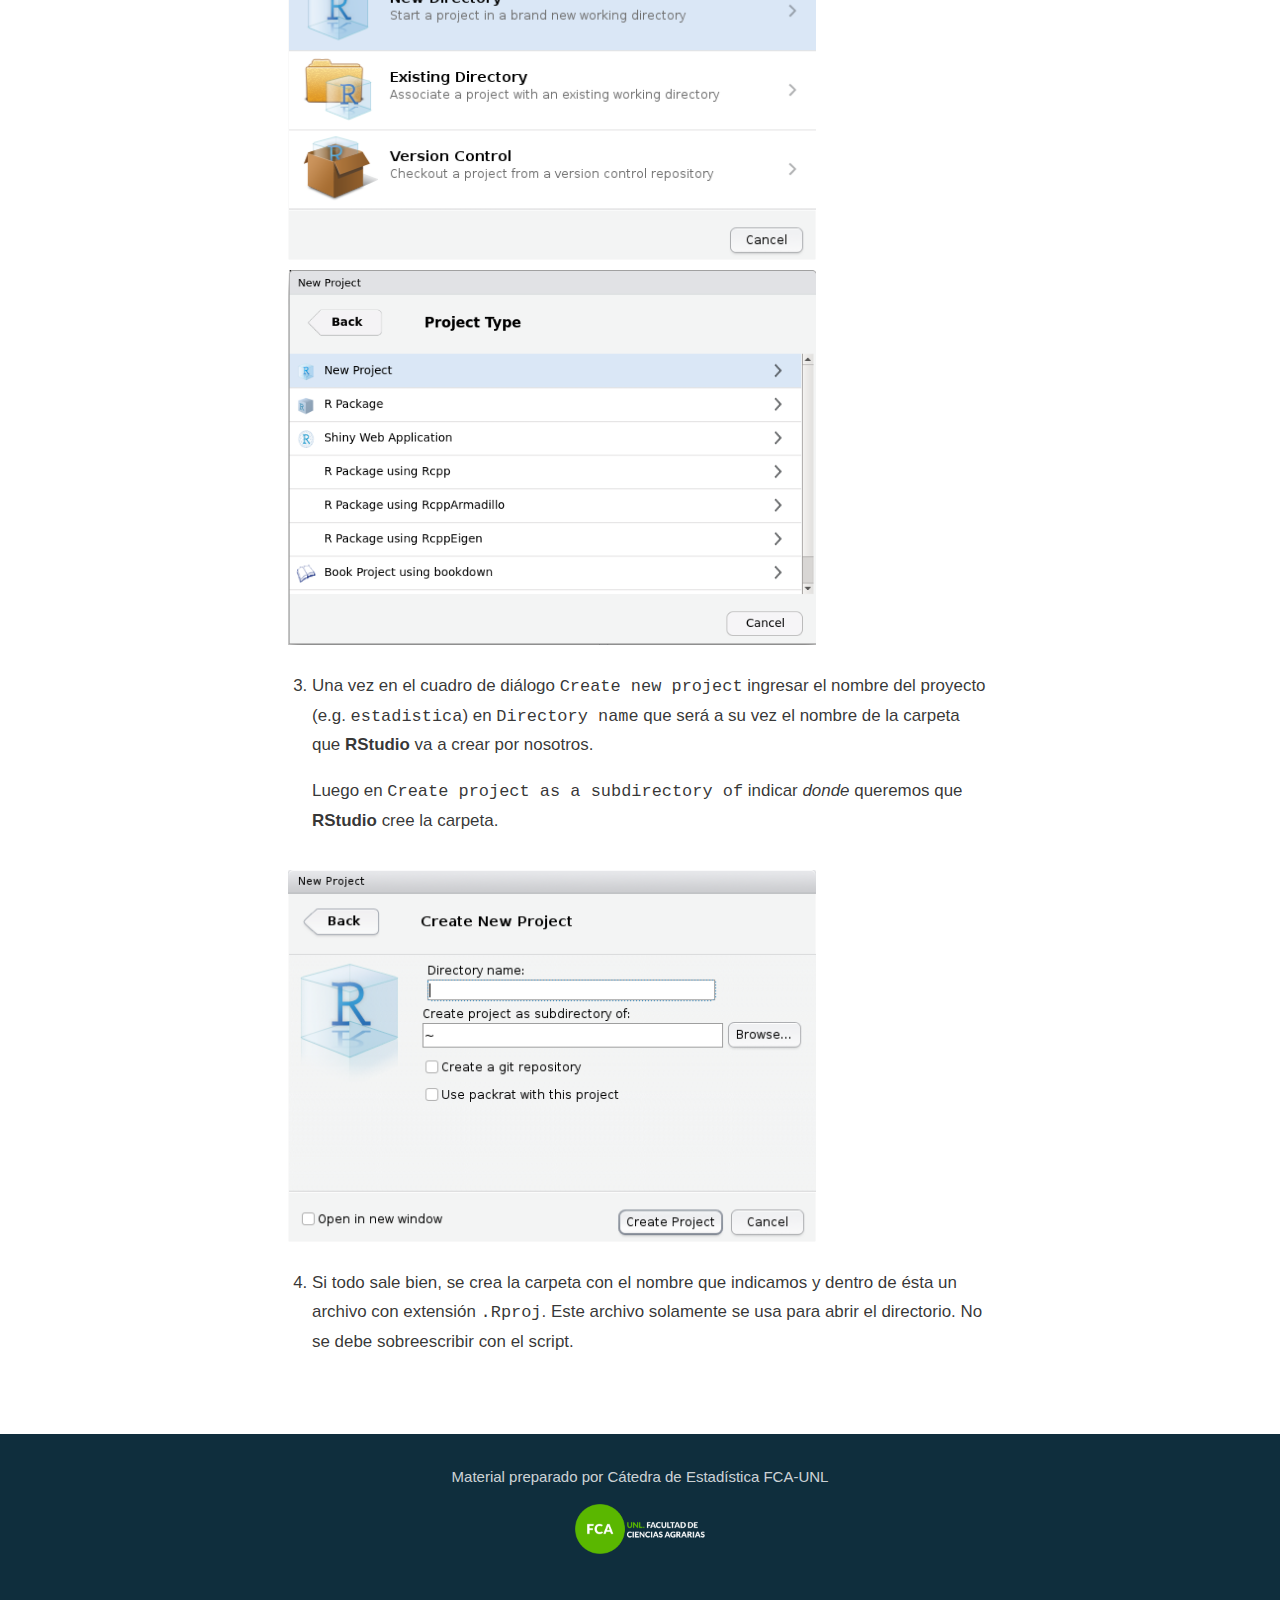
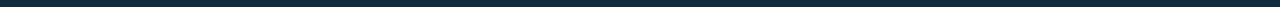
<file: docs/como_crear_proyecto_rstudio.html>
<!DOCTYPE html>

<html xmlns="http://www.w3.org/1999/xhtml" lang="" xml:lang="">

<head>
  <meta charset="utf-8"/>
  <meta name="viewport" content="width=device-width, initial-scale=1"/>
  <meta http-equiv="X-UA-Compatible" content="IE=Edge,chrome=1"/>
  <meta name="generator" content="distill" />

  <style type="text/css">
  /* Hide doc at startup (prevent jankiness while JS renders/transforms) */
  body {
    visibility: hidden;
  }
  </style>

 <!--radix_placeholder_import_source-->
 <!--/radix_placeholder_import_source-->

<style type="text/css">code{white-space: pre;}</style>
<style type="text/css" data-origin="pandoc">
pre > code.sourceCode { white-space: pre; position: relative; }
pre > code.sourceCode > span { display: inline-block; line-height: 1.25; }
pre > code.sourceCode > span:empty { height: 1.2em; }
.sourceCode { overflow: visible; }
code.sourceCode > span { color: inherit; text-decoration: inherit; }
div.sourceCode { margin: 1em 0; }
pre.sourceCode { margin: 0; }
@media screen {
div.sourceCode { overflow: auto; }
}
@media print {
pre > code.sourceCode { white-space: pre-wrap; }
pre > code.sourceCode > span { text-indent: -5em; padding-left: 5em; }
}
pre.numberSource code
  { counter-reset: source-line 0; }
pre.numberSource code > span
  { position: relative; left: -4em; counter-increment: source-line; }
pre.numberSource code > span > a:first-child::before
  { content: counter(source-line);
    position: relative; left: -1em; text-align: right; vertical-align: baseline;
    border: none; display: inline-block;
    -webkit-touch-callout: none; -webkit-user-select: none;
    -khtml-user-select: none; -moz-user-select: none;
    -ms-user-select: none; user-select: none;
    padding: 0 4px; width: 4em;
    color: #aaaaaa;
  }
pre.numberSource { margin-left: 3em; border-left: 1px solid #aaaaaa;  padding-left: 4px; }
div.sourceCode
  {   }
@media screen {
pre > code.sourceCode > span > a:first-child::before { text-decoration: underline; }
}
code span.al { color: #ad0000; } /* Alert */
code span.an { color: #5e5e5e; } /* Annotation */
code span.at { } /* Attribute */
code span.bn { color: #ad0000; } /* BaseN */
code span.bu { } /* BuiltIn */
code span.cf { color: #007ba5; } /* ControlFlow */
code span.ch { color: #20794d; } /* Char */
code span.cn { color: #8f5902; } /* Constant */
code span.co { color: #5e5e5e; } /* Comment */
code span.cv { color: #5e5e5e; font-style: italic; } /* CommentVar */
code span.do { color: #5e5e5e; font-style: italic; } /* Documentation */
code span.dt { color: #ad0000; } /* DataType */
code span.dv { color: #ad0000; } /* DecVal */
code span.er { color: #ad0000; } /* Error */
code span.ex { } /* Extension */
code span.fl { color: #ad0000; } /* Float */
code span.fu { color: #4758ab; } /* Function */
code span.im { } /* Import */
code span.in { color: #5e5e5e; } /* Information */
code span.kw { color: #007ba5; } /* Keyword */
code span.op { color: #5e5e5e; } /* Operator */
code span.ot { color: #007ba5; } /* Other */
code span.pp { color: #ad0000; } /* Preprocessor */
code span.sc { color: #5e5e5e; } /* SpecialChar */
code span.ss { color: #20794d; } /* SpecialString */
code span.st { color: #20794d; } /* String */
code span.va { color: #111111; } /* Variable */
code span.vs { color: #20794d; } /* VerbatimString */
code span.wa { color: #5e5e5e; font-style: italic; } /* Warning */
</style>


  <!--radix_placeholder_meta_tags-->
  <title>Tutoriales R: ¿Cómo crear un proyecto en RStudio?</title>




  <!--  https://developers.facebook.com/docs/sharing/webmasters#markup -->
  <meta property="og:title" content="Tutoriales R: ¿Cómo crear un proyecto en RStudio?"/>
  <meta property="og:type" content="article"/>
  <meta property="og:locale" content="en_US"/>
  <meta property="og:site_name" content="Tutoriales R"/>

  <!--  https://dev.twitter.com/cards/types/summary -->
  <meta property="twitter:card" content="summary"/>
  <meta property="twitter:title" content="Tutoriales R: ¿Cómo crear un proyecto en RStudio?"/>

  <!--/radix_placeholder_meta_tags-->
  <!--radix_placeholder_rmarkdown_metadata-->

  <script type="text/json" id="radix-rmarkdown-metadata">
  {"type":"list","attributes":{"names":{"type":"character","attributes":{},"value":["title"]}},"value":[{"type":"character","attributes":{},"value":["¿Cómo crear un proyecto en RStudio?"]}]}
  </script>
  <!--/radix_placeholder_rmarkdown_metadata-->
  <!--radix_placeholder_navigation_in_header-->
  <meta name="distill:offset" content=""/>

  <script type="application/javascript">

    window.headroom_prevent_pin = false;

    window.document.addEventListener("DOMContentLoaded", function (event) {

      // initialize headroom for banner
      var header = $('header').get(0);
      var headerHeight = header.offsetHeight;
      var headroom = new Headroom(header, {
        tolerance: 5,
        onPin : function() {
          if (window.headroom_prevent_pin) {
            window.headroom_prevent_pin = false;
            headroom.unpin();
          }
        }
      });
      headroom.init();
      if(window.location.hash)
        headroom.unpin();
      $(header).addClass('headroom--transition');

      // offset scroll location for banner on hash change
      // (see: https://github.com/WickyNilliams/headroom.js/issues/38)
      window.addEventListener("hashchange", function(event) {
        window.scrollTo(0, window.pageYOffset - (headerHeight + 25));
      });

      // responsive menu
      $('.distill-site-header').each(function(i, val) {
        var topnav = $(this);
        var toggle = topnav.find('.nav-toggle');
        toggle.on('click', function() {
          topnav.toggleClass('responsive');
        });
      });

      // nav dropdowns
      $('.nav-dropbtn').click(function(e) {
        $(this).next('.nav-dropdown-content').toggleClass('nav-dropdown-active');
        $(this).parent().siblings('.nav-dropdown')
           .children('.nav-dropdown-content').removeClass('nav-dropdown-active');
      });
      $("body").click(function(e){
        $('.nav-dropdown-content').removeClass('nav-dropdown-active');
      });
      $(".nav-dropdown").click(function(e){
        e.stopPropagation();
      });
    });
  </script>

  <style type="text/css">

  /* Theme (user-documented overrideables for nav appearance) */

  .distill-site-nav {
    color: rgba(255, 255, 255, 0.8);
    background-color: #0F2E3D;
    font-size: 15px;
    font-weight: 300;
  }

  .distill-site-nav a {
    color: inherit;
    text-decoration: none;
  }

  .distill-site-nav a:hover {
    color: white;
  }

  @media print {
    .distill-site-nav {
      display: none;
    }
  }

  .distill-site-header {

  }

  .distill-site-footer {

  }


  /* Site Header */

  .distill-site-header {
    width: 100%;
    box-sizing: border-box;
    z-index: 3;
  }

  .distill-site-header .nav-left {
    display: inline-block;
    margin-left: 8px;
  }

  @media screen and (max-width: 768px) {
    .distill-site-header .nav-left {
      margin-left: 0;
    }
  }


  .distill-site-header .nav-right {
    float: right;
    margin-right: 8px;
  }

  .distill-site-header a,
  .distill-site-header .title {
    display: inline-block;
    text-align: center;
    padding: 14px 10px 14px 10px;
  }

  .distill-site-header .title {
    font-size: 18px;
    min-width: 150px;
  }

  .distill-site-header .logo {
    padding: 0;
  }

  .distill-site-header .logo img {
    display: none;
    max-height: 20px;
    width: auto;
    margin-bottom: -4px;
  }

  .distill-site-header .nav-image img {
    max-height: 18px;
    width: auto;
    display: inline-block;
    margin-bottom: -3px;
  }



  @media screen and (min-width: 1000px) {
    .distill-site-header .logo img {
      display: inline-block;
    }
    .distill-site-header .nav-left {
      margin-left: 20px;
    }
    .distill-site-header .nav-right {
      margin-right: 20px;
    }
    .distill-site-header .title {
      padding-left: 12px;
    }
  }


  .distill-site-header .nav-toggle {
    display: none;
  }

  .nav-dropdown {
    display: inline-block;
    position: relative;
  }

  .nav-dropdown .nav-dropbtn {
    border: none;
    outline: none;
    color: rgba(255, 255, 255, 0.8);
    padding: 16px 10px;
    background-color: transparent;
    font-family: inherit;
    font-size: inherit;
    font-weight: inherit;
    margin: 0;
    margin-top: 1px;
    z-index: 2;
  }

  .nav-dropdown-content {
    display: none;
    position: absolute;
    background-color: white;
    min-width: 200px;
    border: 1px solid rgba(0,0,0,0.15);
    border-radius: 4px;
    box-shadow: 0px 8px 16px 0px rgba(0,0,0,0.1);
    z-index: 1;
    margin-top: 2px;
    white-space: nowrap;
    padding-top: 4px;
    padding-bottom: 4px;
  }

  .nav-dropdown-content hr {
    margin-top: 4px;
    margin-bottom: 4px;
    border: none;
    border-bottom: 1px solid rgba(0, 0, 0, 0.1);
  }

  .nav-dropdown-active {
    display: block;
  }

  .nav-dropdown-content a, .nav-dropdown-content .nav-dropdown-header {
    color: black;
    padding: 6px 24px;
    text-decoration: none;
    display: block;
    text-align: left;
  }

  .nav-dropdown-content .nav-dropdown-header {
    display: block;
    padding: 5px 24px;
    padding-bottom: 0;
    text-transform: uppercase;
    font-size: 14px;
    color: #999999;
    white-space: nowrap;
  }

  .nav-dropdown:hover .nav-dropbtn {
    color: white;
  }

  .nav-dropdown-content a:hover {
    background-color: #ddd;
    color: black;
  }

  .nav-right .nav-dropdown-content {
    margin-left: -45%;
    right: 0;
  }

  @media screen and (max-width: 768px) {
    .distill-site-header a, .distill-site-header .nav-dropdown  {display: none;}
    .distill-site-header a.nav-toggle {
      float: right;
      display: block;
    }
    .distill-site-header .title {
      margin-left: 0;
    }
    .distill-site-header .nav-right {
      margin-right: 0;
    }
    .distill-site-header {
      overflow: hidden;
    }
    .nav-right .nav-dropdown-content {
      margin-left: 0;
    }
  }


  @media screen and (max-width: 768px) {
    .distill-site-header.responsive {position: relative; min-height: 500px; }
    .distill-site-header.responsive a.nav-toggle {
      position: absolute;
      right: 0;
      top: 0;
    }
    .distill-site-header.responsive a,
    .distill-site-header.responsive .nav-dropdown {
      display: block;
      text-align: left;
    }
    .distill-site-header.responsive .nav-left,
    .distill-site-header.responsive .nav-right {
      width: 100%;
    }
    .distill-site-header.responsive .nav-dropdown {float: none;}
    .distill-site-header.responsive .nav-dropdown-content {position: relative;}
    .distill-site-header.responsive .nav-dropdown .nav-dropbtn {
      display: block;
      width: 100%;
      text-align: left;
    }
  }

  /* Site Footer */

  .distill-site-footer {
    width: 100%;
    overflow: hidden;
    box-sizing: border-box;
    z-index: 3;
    margin-top: 30px;
    padding-top: 30px;
    padding-bottom: 30px;
    text-align: center;
  }

  /* Headroom */

  d-title {
    padding-top: 6rem;
  }

  @media print {
    d-title {
      padding-top: 4rem;
    }
  }

  .headroom {
    z-index: 1000;
    position: fixed;
    top: 0;
    left: 0;
    right: 0;
  }

  .headroom--transition {
    transition: all .4s ease-in-out;
  }

  .headroom--unpinned {
    top: -100px;
  }

  .headroom--pinned {
    top: 0;
  }

  /* adjust viewport for navbar height */
  /* helps vertically center bootstrap (non-distill) content */
  .min-vh-100 {
    min-height: calc(100vh - 100px) !important;
  }

  </style>

  <script src="site_libs/jquery-3.6.0/jquery-3.6.0.min.js"></script>
  <link href="site_libs/font-awesome-5.1.0/css/all.css" rel="stylesheet"/>
  <link href="site_libs/font-awesome-5.1.0/css/v4-shims.css" rel="stylesheet"/>
  <script src="site_libs/headroom-0.9.4/headroom.min.js"></script>
  <script src="site_libs/autocomplete-0.37.1/autocomplete.min.js"></script>
  <script src="site_libs/fuse-6.4.1/fuse.min.js"></script>

  <script type="application/javascript">

  function getMeta(metaName) {
    var metas = document.getElementsByTagName('meta');
    for (let i = 0; i < metas.length; i++) {
      if (metas[i].getAttribute('name') === metaName) {
        return metas[i].getAttribute('content');
      }
    }
    return '';
  }

  function offsetURL(url) {
    var offset = getMeta('distill:offset');
    return offset ? offset + '/' + url : url;
  }

  function createFuseIndex() {

    // create fuse index
    var options = {
      keys: [
        { name: 'title', weight: 20 },
        { name: 'categories', weight: 15 },
        { name: 'description', weight: 10 },
        { name: 'contents', weight: 5 },
      ],
      ignoreLocation: true,
      threshold: 0
    };
    var fuse = new window.Fuse([], options);

    // fetch the main search.json
    return fetch(offsetURL('search.json'))
      .then(function(response) {
        if (response.status == 200) {
          return response.json().then(function(json) {
            // index main articles
            json.articles.forEach(function(article) {
              fuse.add(article);
            });
            // download collections and index their articles
            return Promise.all(json.collections.map(function(collection) {
              return fetch(offsetURL(collection)).then(function(response) {
                if (response.status === 200) {
                  return response.json().then(function(articles) {
                    articles.forEach(function(article) {
                      fuse.add(article);
                    });
                  })
                } else {
                  return Promise.reject(
                    new Error('Unexpected status from search index request: ' +
                              response.status)
                  );
                }
              });
            })).then(function() {
              return fuse;
            });
          });

        } else {
          return Promise.reject(
            new Error('Unexpected status from search index request: ' +
                        response.status)
          );
        }
      });
  }

  window.document.addEventListener("DOMContentLoaded", function (event) {

    // get search element (bail if we don't have one)
    var searchEl = window.document.getElementById('distill-search');
    if (!searchEl)
      return;

    createFuseIndex()
      .then(function(fuse) {

        // make search box visible
        searchEl.classList.remove('hidden');

        // initialize autocomplete
        var options = {
          autoselect: true,
          hint: false,
          minLength: 2,
        };
        window.autocomplete(searchEl, options, [{
          source: function(query, callback) {
            const searchOptions = {
              isCaseSensitive: false,
              shouldSort: true,
              minMatchCharLength: 2,
              limit: 10,
            };
            var results = fuse.search(query, searchOptions);
            callback(results
              .map(function(result) { return result.item; })
            );
          },
          templates: {
            suggestion: function(suggestion) {
              var img = suggestion.preview && Object.keys(suggestion.preview).length > 0
                ? `<img src="${offsetURL(suggestion.preview)}"</img>`
                : '';
              var html = `
                <div class="search-item">
                  <h3>${suggestion.title}</h3>
                  <div class="search-item-description">
                    ${suggestion.description || ''}
                  </div>
                  <div class="search-item-preview">
                    ${img}
                  </div>
                </div>
              `;
              return html;
            }
          }
        }]).on('autocomplete:selected', function(event, suggestion) {
          window.location.href = offsetURL(suggestion.path);
        });
        // remove inline display style on autocompleter (we want to
        // manage responsive display via css)
        $('.algolia-autocomplete').css("display", "");
      })
      .catch(function(error) {
        console.log(error);
      });

  });

  </script>

  <style type="text/css">

  .nav-search {
    font-size: x-small;
  }

  /* Algolioa Autocomplete */

  .algolia-autocomplete {
    display: inline-block;
    margin-left: 10px;
    vertical-align: sub;
    background-color: white;
    color: black;
    padding: 6px;
    padding-top: 8px;
    padding-bottom: 0;
    border-radius: 6px;
    border: 1px #0F2E3D solid;
    width: 180px;
  }


  @media screen and (max-width: 768px) {
    .distill-site-nav .algolia-autocomplete {
      display: none;
      visibility: hidden;
    }
    .distill-site-nav.responsive .algolia-autocomplete {
      display: inline-block;
      visibility: visible;
    }
    .distill-site-nav.responsive .algolia-autocomplete .aa-dropdown-menu {
      margin-left: 0;
      width: 400px;
      max-height: 400px;
    }
  }

  .algolia-autocomplete .aa-input, .algolia-autocomplete .aa-hint {
    width: 90%;
    outline: none;
    border: none;
  }

  .algolia-autocomplete .aa-hint {
    color: #999;
  }
  .algolia-autocomplete .aa-dropdown-menu {
    width: 550px;
    max-height: 70vh;
    overflow-x: visible;
    overflow-y: scroll;
    padding: 5px;
    margin-top: 3px;
    margin-left: -150px;
    background-color: #fff;
    border-radius: 5px;
    border: 1px solid #999;
    border-top: none;
  }

  .algolia-autocomplete .aa-dropdown-menu .aa-suggestion {
    cursor: pointer;
    padding: 5px 4px;
    border-bottom: 1px solid #eee;
  }

  .algolia-autocomplete .aa-dropdown-menu .aa-suggestion:last-of-type {
    border-bottom: none;
    margin-bottom: 2px;
  }

  .algolia-autocomplete .aa-dropdown-menu .aa-suggestion .search-item {
    overflow: hidden;
    font-size: 0.8em;
    line-height: 1.4em;
  }

  .algolia-autocomplete .aa-dropdown-menu .aa-suggestion .search-item h3 {
    font-size: 1rem;
    margin-block-start: 0;
    margin-block-end: 5px;
  }

  .algolia-autocomplete .aa-dropdown-menu .aa-suggestion .search-item-description {
    display: inline-block;
    overflow: hidden;
    height: 2.8em;
    width: 80%;
    margin-right: 4%;
  }

  .algolia-autocomplete .aa-dropdown-menu .aa-suggestion .search-item-preview {
    display: inline-block;
    width: 15%;
  }

  .algolia-autocomplete .aa-dropdown-menu .aa-suggestion .search-item-preview img {
    height: 3em;
    width: auto;
    display: none;
  }

  .algolia-autocomplete .aa-dropdown-menu .aa-suggestion .search-item-preview img[src] {
    display: initial;
  }

  .algolia-autocomplete .aa-dropdown-menu .aa-suggestion.aa-cursor {
    background-color: #eee;
  }
  .algolia-autocomplete .aa-dropdown-menu .aa-suggestion em {
    font-weight: bold;
    font-style: normal;
  }

  </style>


  <!--/radix_placeholder_navigation_in_header-->
  <!--radix_placeholder_distill-->

  <style type="text/css">

  body {
    background-color: white;
  }

  .pandoc-table {
    width: 100%;
  }

  .pandoc-table>caption {
    margin-bottom: 10px;
  }

  .pandoc-table th:not([align]) {
    text-align: left;
  }

  .pagedtable-footer {
    font-size: 15px;
  }

  d-byline .byline {
    grid-template-columns: 2fr 2fr;
  }

  d-byline .byline h3 {
    margin-block-start: 1.5em;
  }

  d-byline .byline .authors-affiliations h3 {
    margin-block-start: 0.5em;
  }

  .authors-affiliations .orcid-id {
    width: 16px;
    height:16px;
    margin-left: 4px;
    margin-right: 4px;
    vertical-align: middle;
    padding-bottom: 2px;
  }

  d-title .dt-tags {
    margin-top: 1em;
    grid-column: text;
  }

  .dt-tags .dt-tag {
    text-decoration: none;
    display: inline-block;
    color: rgba(0,0,0,0.6);
    padding: 0em 0.4em;
    margin-right: 0.5em;
    margin-bottom: 0.4em;
    font-size: 70%;
    border: 1px solid rgba(0,0,0,0.2);
    border-radius: 3px;
    text-transform: uppercase;
    font-weight: 500;
  }

  d-article table.gt_table td,
  d-article table.gt_table th {
    border-bottom: none;
  }

  .html-widget {
    margin-bottom: 2.0em;
  }

  .l-screen-inset {
    padding-right: 16px;
  }

  .l-screen .caption {
    margin-left: 10px;
  }

  .shaded {
    background: rgb(247, 247, 247);
    padding-top: 20px;
    padding-bottom: 20px;
    border-top: 1px solid rgba(0, 0, 0, 0.1);
    border-bottom: 1px solid rgba(0, 0, 0, 0.1);
  }

  .shaded .html-widget {
    margin-bottom: 0;
    border: 1px solid rgba(0, 0, 0, 0.1);
  }

  .shaded .shaded-content {
    background: white;
  }

  .text-output {
    margin-top: 0;
    line-height: 1.5em;
  }

  .hidden {
    display: none !important;
  }

  d-article {
    padding-top: 2.5rem;
    padding-bottom: 30px;
  }

  d-appendix {
    padding-top: 30px;
  }

  d-article>p>img {
    width: 100%;
  }

  d-article h2 {
    margin: 1rem 0 1.5rem 0;
  }

  d-article h3 {
    margin-top: 1.5rem;
  }

  d-article iframe {
    border: 1px solid rgba(0, 0, 0, 0.1);
    margin-bottom: 2.0em;
    width: 100%;
  }

  /* Tweak code blocks */

  d-article div.sourceCode code,
  d-article pre code {
    font-family: Consolas, Monaco, 'Andale Mono', 'Ubuntu Mono', monospace;
  }

  d-article pre,
  d-article div.sourceCode,
  d-article div.sourceCode pre {
    overflow: auto;
  }

  d-article div.sourceCode {
    background-color: white;
  }

  d-article div.sourceCode pre {
    padding-left: 10px;
    font-size: 12px;
    border-left: 2px solid rgba(0,0,0,0.1);
  }

  d-article pre {
    font-size: 12px;
    color: black;
    background: none;
    margin-top: 0;
    text-align: left;
    white-space: pre;
    word-spacing: normal;
    word-break: normal;
    word-wrap: normal;
    line-height: 1.5;

    -moz-tab-size: 4;
    -o-tab-size: 4;
    tab-size: 4;

    -webkit-hyphens: none;
    -moz-hyphens: none;
    -ms-hyphens: none;
    hyphens: none;
  }

  d-article pre a {
    border-bottom: none;
  }

  d-article pre a:hover {
    border-bottom: none;
    text-decoration: underline;
  }

  d-article details {
    grid-column: text;
    margin-bottom: 0.8em;
  }

  @media(min-width: 768px) {

  d-article pre,
  d-article div.sourceCode,
  d-article div.sourceCode pre {
    overflow: visible !important;
  }

  d-article div.sourceCode pre {
    padding-left: 18px;
    font-size: 14px;
  }

  d-article pre {
    font-size: 14px;
  }

  }

  figure img.external {
    background: white;
    border: 1px solid rgba(0, 0, 0, 0.1);
    box-shadow: 0 1px 8px rgba(0, 0, 0, 0.1);
    padding: 18px;
    box-sizing: border-box;
  }

  /* CSS for d-contents */

  .d-contents {
    grid-column: text;
    color: rgba(0,0,0,0.8);
    font-size: 0.9em;
    padding-bottom: 1em;
    margin-bottom: 1em;
    padding-bottom: 0.5em;
    margin-bottom: 1em;
    padding-left: 0.25em;
    justify-self: start;
  }

  @media(min-width: 1000px) {
    .d-contents.d-contents-float {
      height: 0;
      grid-column-start: 1;
      grid-column-end: 4;
      justify-self: center;
      padding-right: 3em;
      padding-left: 2em;
    }
  }

  .d-contents nav h3 {
    font-size: 18px;
    margin-top: 0;
    margin-bottom: 1em;
  }

  .d-contents li {
    list-style-type: none
  }

  .d-contents nav > ul {
    padding-left: 0;
  }

  .d-contents ul {
    padding-left: 1em
  }

  .d-contents nav ul li {
    margin-top: 0.6em;
    margin-bottom: 0.2em;
  }

  .d-contents nav a {
    font-size: 13px;
    border-bottom: none;
    text-decoration: none
    color: rgba(0, 0, 0, 0.8);
  }

  .d-contents nav a:hover {
    text-decoration: underline solid rgba(0, 0, 0, 0.6)
  }

  .d-contents nav > ul > li > a {
    font-weight: 600;
  }

  .d-contents nav > ul > li > ul {
    font-weight: inherit;
  }

  .d-contents nav > ul > li > ul > li {
    margin-top: 0.2em;
  }


  .d-contents nav ul {
    margin-top: 0;
    margin-bottom: 0.25em;
  }

  .d-article-with-toc h2:nth-child(2) {
    margin-top: 0;
  }


  /* Figure */

  .figure {
    position: relative;
    margin-bottom: 2.5em;
    margin-top: 1.5em;
  }

  .figure img {
    width: 100%;
  }

  .figure .caption {
    color: rgba(0, 0, 0, 0.6);
    font-size: 12px;
    line-height: 1.5em;
  }

  .figure img.external {
    background: white;
    border: 1px solid rgba(0, 0, 0, 0.1);
    box-shadow: 0 1px 8px rgba(0, 0, 0, 0.1);
    padding: 18px;
    box-sizing: border-box;
  }

  .figure .caption a {
    color: rgba(0, 0, 0, 0.6);
  }

  .figure .caption b,
  .figure .caption strong, {
    font-weight: 600;
    color: rgba(0, 0, 0, 1.0);
  }

  /* Citations */

  d-article .citation {
    color: inherit;
    cursor: inherit;
  }

  div.hanging-indent{
    margin-left: 1em; text-indent: -1em;
  }

  /* Citation hover box */

  .tippy-box[data-theme~=light-border] {
    background-color: rgba(250, 250, 250, 0.95);
  }

  .tippy-content > p {
    margin-bottom: 0;
    padding: 2px;
  }


  /* Tweak 1000px media break to show more text */

  @media(min-width: 1000px) {
    .base-grid,
    distill-header,
    d-title,
    d-abstract,
    d-article,
    d-appendix,
    distill-appendix,
    d-byline,
    d-footnote-list,
    d-citation-list,
    distill-footer {
      grid-template-columns: [screen-start] 1fr [page-start kicker-start] 80px [middle-start] 50px [text-start kicker-end] 65px 65px 65px 65px 65px 65px 65px 65px [text-end gutter-start] 65px [middle-end] 65px [page-end gutter-end] 1fr [screen-end];
      grid-column-gap: 16px;
    }

    .grid {
      grid-column-gap: 16px;
    }

    d-article {
      font-size: 1.06rem;
      line-height: 1.7em;
    }
    figure .caption, .figure .caption, figure figcaption {
      font-size: 13px;
    }
  }

  @media(min-width: 1180px) {
    .base-grid,
    distill-header,
    d-title,
    d-abstract,
    d-article,
    d-appendix,
    distill-appendix,
    d-byline,
    d-footnote-list,
    d-citation-list,
    distill-footer {
      grid-template-columns: [screen-start] 1fr [page-start kicker-start] 60px [middle-start] 60px [text-start kicker-end] 60px 60px 60px 60px 60px 60px 60px 60px [text-end gutter-start] 60px [middle-end] 60px [page-end gutter-end] 1fr [screen-end];
      grid-column-gap: 32px;
    }

    .grid {
      grid-column-gap: 32px;
    }
  }


  /* Get the citation styles for the appendix (not auto-injected on render since
     we do our own rendering of the citation appendix) */

  d-appendix .citation-appendix,
  .d-appendix .citation-appendix {
    font-size: 11px;
    line-height: 15px;
    border-left: 1px solid rgba(0, 0, 0, 0.1);
    padding-left: 18px;
    border: 1px solid rgba(0,0,0,0.1);
    background: rgba(0, 0, 0, 0.02);
    padding: 10px 18px;
    border-radius: 3px;
    color: rgba(150, 150, 150, 1);
    overflow: hidden;
    margin-top: -12px;
    white-space: pre-wrap;
    word-wrap: break-word;
  }

  /* Include appendix styles here so they can be overridden */

  d-appendix {
    contain: layout style;
    font-size: 0.8em;
    line-height: 1.7em;
    margin-top: 60px;
    margin-bottom: 0;
    border-top: 1px solid rgba(0, 0, 0, 0.1);
    color: rgba(0,0,0,0.5);
    padding-top: 60px;
    padding-bottom: 48px;
  }

  d-appendix h3 {
    grid-column: page-start / text-start;
    font-size: 15px;
    font-weight: 500;
    margin-top: 1em;
    margin-bottom: 0;
    color: rgba(0,0,0,0.65);
  }

  d-appendix h3 + * {
    margin-top: 1em;
  }

  d-appendix ol {
    padding: 0 0 0 15px;
  }

  @media (min-width: 768px) {
    d-appendix ol {
      padding: 0 0 0 30px;
      margin-left: -30px;
    }
  }

  d-appendix li {
    margin-bottom: 1em;
  }

  d-appendix a {
    color: rgba(0, 0, 0, 0.6);
  }

  d-appendix > * {
    grid-column: text;
  }

  d-appendix > d-footnote-list,
  d-appendix > d-citation-list,
  d-appendix > distill-appendix {
    grid-column: screen;
  }

  /* Include footnote styles here so they can be overridden */

  d-footnote-list {
    contain: layout style;
  }

  d-footnote-list > * {
    grid-column: text;
  }

  d-footnote-list a.footnote-backlink {
    color: rgba(0,0,0,0.3);
    padding-left: 0.5em;
  }



  /* Anchor.js */

  .anchorjs-link {
    /*transition: all .25s linear; */
    text-decoration: none;
    border-bottom: none;
  }
  *:hover > .anchorjs-link {
    margin-left: -1.125em !important;
    text-decoration: none;
    border-bottom: none;
  }

  /* Social footer */

  .social_footer {
    margin-top: 30px;
    margin-bottom: 0;
    color: rgba(0,0,0,0.67);
  }

  .disqus-comments {
    margin-right: 30px;
  }

  .disqus-comment-count {
    border-bottom: 1px solid rgba(0, 0, 0, 0.4);
    cursor: pointer;
  }

  #disqus_thread {
    margin-top: 30px;
  }

  .article-sharing a {
    border-bottom: none;
    margin-right: 8px;
  }

  .article-sharing a:hover {
    border-bottom: none;
  }

  .sidebar-section.subscribe {
    font-size: 12px;
    line-height: 1.6em;
  }

  .subscribe p {
    margin-bottom: 0.5em;
  }


  .article-footer .subscribe {
    font-size: 15px;
    margin-top: 45px;
  }


  .sidebar-section.custom {
    font-size: 12px;
    line-height: 1.6em;
  }

  .custom p {
    margin-bottom: 0.5em;
  }

  /* Styles for listing layout (hide title) */
  .layout-listing d-title, .layout-listing .d-title {
    display: none;
  }

  /* Styles for posts lists (not auto-injected) */


  .posts-with-sidebar {
    padding-left: 45px;
    padding-right: 45px;
  }

  .posts-list .description h2,
  .posts-list .description p {
    font-family: -apple-system, BlinkMacSystemFont, "Segoe UI", Roboto, Oxygen, Ubuntu, Cantarell, "Fira Sans", "Droid Sans", "Helvetica Neue", Arial, sans-serif;
  }

  .posts-list .description h2 {
    font-weight: 700;
    border-bottom: none;
    padding-bottom: 0;
  }

  .posts-list h2.post-tag {
    border-bottom: 1px solid rgba(0, 0, 0, 0.2);
    padding-bottom: 12px;
  }
  .posts-list {
    margin-top: 60px;
    margin-bottom: 24px;
  }

  .posts-list .post-preview {
    text-decoration: none;
    overflow: hidden;
    display: block;
    border-bottom: 1px solid rgba(0, 0, 0, 0.1);
    padding: 24px 0;
  }

  .post-preview-last {
    border-bottom: none !important;
  }

  .posts-list .posts-list-caption {
    grid-column: screen;
    font-weight: 400;
  }

  .posts-list .post-preview h2 {
    margin: 0 0 6px 0;
    line-height: 1.2em;
    font-style: normal;
    font-size: 24px;
  }

  .posts-list .post-preview p {
    margin: 0 0 12px 0;
    line-height: 1.4em;
    font-size: 16px;
  }

  .posts-list .post-preview .thumbnail {
    box-sizing: border-box;
    margin-bottom: 24px;
    position: relative;
    max-width: 500px;
  }
  .posts-list .post-preview img {
    width: 100%;
    display: block;
  }

  .posts-list .metadata {
    font-size: 12px;
    line-height: 1.4em;
    margin-bottom: 18px;
  }

  .posts-list .metadata > * {
    display: inline-block;
  }

  .posts-list .metadata .publishedDate {
    margin-right: 2em;
  }

  .posts-list .metadata .dt-authors {
    display: block;
    margin-top: 0.3em;
    margin-right: 2em;
  }

  .posts-list .dt-tags {
    display: block;
    line-height: 1em;
  }

  .posts-list .dt-tags .dt-tag {
    display: inline-block;
    color: rgba(0,0,0,0.6);
    padding: 0.3em 0.4em;
    margin-right: 0.2em;
    margin-bottom: 0.4em;
    font-size: 60%;
    border: 1px solid rgba(0,0,0,0.2);
    border-radius: 3px;
    text-transform: uppercase;
    font-weight: 500;
  }

  .posts-list img {
    opacity: 1;
  }

  .posts-list img[data-src] {
    opacity: 0;
  }

  .posts-more {
    clear: both;
  }


  .posts-sidebar {
    font-size: 16px;
  }

  .posts-sidebar h3 {
    font-size: 16px;
    margin-top: 0;
    margin-bottom: 0.5em;
    font-weight: 400;
    text-transform: uppercase;
  }

  .sidebar-section {
    margin-bottom: 30px;
  }

  .categories ul {
    list-style-type: none;
    margin: 0;
    padding: 0;
  }

  .categories li {
    color: rgba(0, 0, 0, 0.8);
    margin-bottom: 0;
  }

  .categories li>a {
    border-bottom: none;
  }

  .categories li>a:hover {
    border-bottom: 1px solid rgba(0, 0, 0, 0.4);
  }

  .categories .active {
    font-weight: 600;
  }

  .categories .category-count {
    color: rgba(0, 0, 0, 0.4);
  }


  @media(min-width: 768px) {
    .posts-list .post-preview h2 {
      font-size: 26px;
    }
    .posts-list .post-preview .thumbnail {
      float: right;
      width: 30%;
      margin-bottom: 0;
    }
    .posts-list .post-preview .description {
      float: left;
      width: 45%;
    }
    .posts-list .post-preview .metadata {
      float: left;
      width: 20%;
      margin-top: 8px;
    }
    .posts-list .post-preview p {
      margin: 0 0 12px 0;
      line-height: 1.5em;
      font-size: 16px;
    }
    .posts-with-sidebar .posts-list {
      float: left;
      width: 75%;
    }
    .posts-with-sidebar .posts-sidebar {
      float: right;
      width: 20%;
      margin-top: 60px;
      padding-top: 24px;
      padding-bottom: 24px;
    }
  }


  /* Improve display for browsers without grid (IE/Edge <= 15) */

  .downlevel {
    line-height: 1.6em;
    font-family: -apple-system, BlinkMacSystemFont, "Segoe UI", Roboto, Oxygen, Ubuntu, Cantarell, "Fira Sans", "Droid Sans", "Helvetica Neue", Arial, sans-serif;
    margin: 0;
  }

  .downlevel .d-title {
    padding-top: 6rem;
    padding-bottom: 1.5rem;
  }

  .downlevel .d-title h1 {
    font-size: 50px;
    font-weight: 700;
    line-height: 1.1em;
    margin: 0 0 0.5rem;
  }

  .downlevel .d-title p {
    font-weight: 300;
    font-size: 1.2rem;
    line-height: 1.55em;
    margin-top: 0;
  }

  .downlevel .d-byline {
    padding-top: 0.8em;
    padding-bottom: 0.8em;
    font-size: 0.8rem;
    line-height: 1.8em;
  }

  .downlevel .section-separator {
    border: none;
    border-top: 1px solid rgba(0, 0, 0, 0.1);
  }

  .downlevel .d-article {
    font-size: 1.06rem;
    line-height: 1.7em;
    padding-top: 1rem;
    padding-bottom: 2rem;
  }


  .downlevel .d-appendix {
    padding-left: 0;
    padding-right: 0;
    max-width: none;
    font-size: 0.8em;
    line-height: 1.7em;
    margin-bottom: 0;
    color: rgba(0,0,0,0.5);
    padding-top: 40px;
    padding-bottom: 48px;
  }

  .downlevel .footnotes ol {
    padding-left: 13px;
  }

  .downlevel .base-grid,
  .downlevel .distill-header,
  .downlevel .d-title,
  .downlevel .d-abstract,
  .downlevel .d-article,
  .downlevel .d-appendix,
  .downlevel .distill-appendix,
  .downlevel .d-byline,
  .downlevel .d-footnote-list,
  .downlevel .d-citation-list,
  .downlevel .distill-footer,
  .downlevel .appendix-bottom,
  .downlevel .posts-container {
    padding-left: 40px;
    padding-right: 40px;
  }

  @media(min-width: 768px) {
    .downlevel .base-grid,
    .downlevel .distill-header,
    .downlevel .d-title,
    .downlevel .d-abstract,
    .downlevel .d-article,
    .downlevel .d-appendix,
    .downlevel .distill-appendix,
    .downlevel .d-byline,
    .downlevel .d-footnote-list,
    .downlevel .d-citation-list,
    .downlevel .distill-footer,
    .downlevel .appendix-bottom,
    .downlevel .posts-container {
    padding-left: 150px;
    padding-right: 150px;
    max-width: 900px;
  }
  }

  .downlevel pre code {
    display: block;
    border-left: 2px solid rgba(0, 0, 0, .1);
    padding: 0 0 0 20px;
    font-size: 14px;
  }

  .downlevel code, .downlevel pre {
    color: black;
    background: none;
    font-family: Consolas, Monaco, 'Andale Mono', 'Ubuntu Mono', monospace;
    text-align: left;
    white-space: pre;
    word-spacing: normal;
    word-break: normal;
    word-wrap: normal;
    line-height: 1.5;

    -moz-tab-size: 4;
    -o-tab-size: 4;
    tab-size: 4;

    -webkit-hyphens: none;
    -moz-hyphens: none;
    -ms-hyphens: none;
    hyphens: none;
  }

  .downlevel .posts-list .post-preview {
    color: inherit;
  }



  </style>

  <script type="application/javascript">

  function is_downlevel_browser() {
    if (bowser.isUnsupportedBrowser({ msie: "12", msedge: "16"},
                                   window.navigator.userAgent)) {
      return true;
    } else {
      return window.load_distill_framework === undefined;
    }
  }

  // show body when load is complete
  function on_load_complete() {

    // add anchors
    if (window.anchors) {
      window.anchors.options.placement = 'left';
      window.anchors.add('d-article > h2, d-article > h3, d-article > h4, d-article > h5');
    }


    // set body to visible
    document.body.style.visibility = 'visible';

    // force redraw for leaflet widgets
    if (window.HTMLWidgets) {
      var maps = window.HTMLWidgets.findAll(".leaflet");
      $.each(maps, function(i, el) {
        var map = this.getMap();
        map.invalidateSize();
        map.eachLayer(function(layer) {
          if (layer instanceof L.TileLayer)
            layer.redraw();
        });
      });
    }

    // trigger 'shown' so htmlwidgets resize
    $('d-article').trigger('shown');
  }

  function init_distill() {

    init_common();

    // create front matter
    var front_matter = $('<d-front-matter></d-front-matter>');
    $('#distill-front-matter').wrap(front_matter);

    // create d-title
    $('.d-title').changeElementType('d-title');

    // create d-byline
    var byline = $('<d-byline></d-byline>');
    $('.d-byline').replaceWith(byline);

    // create d-article
    var article = $('<d-article></d-article>');
    $('.d-article').wrap(article).children().unwrap();

    // move posts container into article
    $('.posts-container').appendTo($('d-article'));

    // create d-appendix
    $('.d-appendix').changeElementType('d-appendix');

    // flag indicating that we have appendix items
    var appendix = $('.appendix-bottom').children('h3').length > 0;

    // replace footnotes with <d-footnote>
    $('.footnote-ref').each(function(i, val) {
      appendix = true;
      var href = $(this).attr('href');
      var id = href.replace('#', '');
      var fn = $('#' + id);
      var fn_p = $('#' + id + '>p');
      fn_p.find('.footnote-back').remove();
      var text = fn_p.html();
      var dtfn = $('<d-footnote></d-footnote>');
      dtfn.html(text);
      $(this).replaceWith(dtfn);
    });
    // remove footnotes
    $('.footnotes').remove();

    // move refs into #references-listing
    $('#references-listing').replaceWith($('#refs'));

    $('h1.appendix, h2.appendix').each(function(i, val) {
      $(this).changeElementType('h3');
    });
    $('h3.appendix').each(function(i, val) {
      var id = $(this).attr('id');
      $('.d-contents a[href="#' + id + '"]').parent().remove();
      appendix = true;
      $(this).nextUntil($('h1, h2, h3')).addBack().appendTo($('d-appendix'));
    });

    // show d-appendix if we have appendix content
    $("d-appendix").css('display', appendix ? 'grid' : 'none');

    // localize layout chunks to just output
    $('.layout-chunk').each(function(i, val) {

      // capture layout
      var layout = $(this).attr('data-layout');

      // apply layout to markdown level block elements
      var elements = $(this).children().not('details, div.sourceCode, pre, script');
      elements.each(function(i, el) {
        var layout_div = $('<div class="' + layout + '"></div>');
        if (layout_div.hasClass('shaded')) {
          var shaded_content = $('<div class="shaded-content"></div>');
          $(this).wrap(shaded_content);
          $(this).parent().wrap(layout_div);
        } else {
          $(this).wrap(layout_div);
        }
      });


      // unwrap the layout-chunk div
      $(this).children().unwrap();
    });

    // remove code block used to force  highlighting css
    $('.distill-force-highlighting-css').parent().remove();

    // remove empty line numbers inserted by pandoc when using a
    // custom syntax highlighting theme
    $('code.sourceCode a:empty').remove();

    // load distill framework
    load_distill_framework();

    // wait for window.distillRunlevel == 4 to do post processing
    function distill_post_process() {

      if (!window.distillRunlevel || window.distillRunlevel < 4)
        return;

      // hide author/affiliations entirely if we have no authors
      var front_matter = JSON.parse($("#distill-front-matter").html());
      var have_authors = front_matter.authors && front_matter.authors.length > 0;
      if (!have_authors)
        $('d-byline').addClass('hidden');

      // article with toc class
      $('.d-contents').parent().addClass('d-article-with-toc');

      // strip links that point to #
      $('.authors-affiliations').find('a[href="#"]').removeAttr('href');

      // add orcid ids
      $('.authors-affiliations').find('.author').each(function(i, el) {
        var orcid_id = front_matter.authors[i].orcidID;
        if (orcid_id) {
          var a = $('<a></a>');
          a.attr('href', 'https://orcid.org/' + orcid_id);
          var img = $('<img></img>');
          img.addClass('orcid-id');
          img.attr('alt', 'ORCID ID');
          img.attr('src','[data-uri]');
          a.append(img);
          $(this).append(a);
        }
      });

      // hide elements of author/affiliations grid that have no value
      function hide_byline_column(caption) {
        $('d-byline').find('h3:contains("' + caption + '")').parent().css('visibility', 'hidden');
      }

      // affiliations
      var have_affiliations = false;
      for (var i = 0; i<front_matter.authors.length; ++i) {
        var author = front_matter.authors[i];
        if (author.affiliation !== "&nbsp;") {
          have_affiliations = true;
          break;
        }
      }
      if (!have_affiliations)
        $('d-byline').find('h3:contains("Affiliations")').css('visibility', 'hidden');

      // published date
      if (!front_matter.publishedDate)
        hide_byline_column("Published");

      // document object identifier
      var doi = $('d-byline').find('h3:contains("DOI")');
      var doi_p = doi.next().empty();
      if (!front_matter.doi) {
        // if we have a citation and valid citationText then link to that
        if ($('#citation').length > 0 && front_matter.citationText) {
          doi.html('Citation');
          $('<a href="#citation"></a>')
            .text(front_matter.citationText)
            .appendTo(doi_p);
        } else {
          hide_byline_column("DOI");
        }
      } else {
        $('<a></a>')
           .attr('href', "https://doi.org/" + front_matter.doi)
           .html(front_matter.doi)
           .appendTo(doi_p);
      }

       // change plural form of authors/affiliations
      if (front_matter.authors.length === 1) {
        var grid = $('.authors-affiliations');
        grid.children('h3:contains("Authors")').text('Author');
        grid.children('h3:contains("Affiliations")').text('Affiliation');
      }

      // remove d-appendix and d-footnote-list local styles
      $('d-appendix > style:first-child').remove();
      $('d-footnote-list > style:first-child').remove();

      // move appendix-bottom entries to the bottom
      $('.appendix-bottom').appendTo('d-appendix').children().unwrap();
      $('.appendix-bottom').remove();

      // hoverable references
      $('span.citation[data-cites]').each(function() {
        var refs = $(this).attr('data-cites').split(" ");
        var refHtml = refs.map(function(ref) {
          return "<p>" + $('#ref-' + ref).html() + "</p>";
        }).join("\n");
        window.tippy(this, {
          allowHTML: true,
          content: refHtml,
          maxWidth: 500,
          interactive: true,
          interactiveBorder: 10,
          theme: 'light-border',
          placement: 'bottom-start'
        });
      });

      // clear polling timer
      clearInterval(tid);

      // show body now that everything is ready
      on_load_complete();
    }

    var tid = setInterval(distill_post_process, 50);
    distill_post_process();

  }

  function init_downlevel() {

    init_common();

     // insert hr after d-title
    $('.d-title').after($('<hr class="section-separator"/>'));

    // check if we have authors
    var front_matter = JSON.parse($("#distill-front-matter").html());
    var have_authors = front_matter.authors && front_matter.authors.length > 0;

    // manage byline/border
    if (!have_authors)
      $('.d-byline').remove();
    $('.d-byline').after($('<hr class="section-separator"/>'));
    $('.d-byline a').remove();

    // remove toc
    $('.d-contents').remove();

    // move appendix elements
    $('h1.appendix, h2.appendix').each(function(i, val) {
      $(this).changeElementType('h3');
    });
    $('h3.appendix').each(function(i, val) {
      $(this).nextUntil($('h1, h2, h3')).addBack().appendTo($('.d-appendix'));
    });


    // inject headers into references and footnotes
    var refs_header = $('<h3></h3>');
    refs_header.text('References');
    $('#refs').prepend(refs_header);

    var footnotes_header = $('<h3></h3');
    footnotes_header.text('Footnotes');
    $('.footnotes').children('hr').first().replaceWith(footnotes_header);

    // move appendix-bottom entries to the bottom
    $('.appendix-bottom').appendTo('.d-appendix').children().unwrap();
    $('.appendix-bottom').remove();

    // remove appendix if it's empty
    if ($('.d-appendix').children().length === 0)
      $('.d-appendix').remove();

    // prepend separator above appendix
    $('.d-appendix').before($('<hr class="section-separator" style="clear: both"/>'));

    // trim code
    $('pre>code').each(function(i, val) {
      $(this).html($.trim($(this).html()));
    });

    // move posts-container right before article
    $('.posts-container').insertBefore($('.d-article'));

    $('body').addClass('downlevel');

    on_load_complete();
  }


  function init_common() {

    // jquery plugin to change element types
    (function($) {
      $.fn.changeElementType = function(newType) {
        var attrs = {};

        $.each(this[0].attributes, function(idx, attr) {
          attrs[attr.nodeName] = attr.nodeValue;
        });

        this.replaceWith(function() {
          return $("<" + newType + "/>", attrs).append($(this).contents());
        });
      };
    })(jQuery);

    // prevent underline for linked images
    $('a > img').parent().css({'border-bottom' : 'none'});

    // mark non-body figures created by knitr chunks as 100% width
    $('.layout-chunk').each(function(i, val) {
      var figures = $(this).find('img, .html-widget');
      if ($(this).attr('data-layout') !== "l-body") {
        figures.css('width', '100%');
      } else {
        figures.css('max-width', '100%');
        figures.filter("[width]").each(function(i, val) {
          var fig = $(this);
          fig.css('width', fig.attr('width') + 'px');
        });

      }
    });

    // auto-append index.html to post-preview links in file: protocol
    // and in rstudio ide preview
    $('.post-preview').each(function(i, val) {
      if (window.location.protocol === "file:")
        $(this).attr('href', $(this).attr('href') + "index.html");
    });

    // get rid of index.html references in header
    if (window.location.protocol !== "file:") {
      $('.distill-site-header a[href]').each(function(i,val) {
        $(this).attr('href', $(this).attr('href').replace("index.html", "./"));
      });
    }

    // add class to pandoc style tables
    $('tr.header').parent('thead').parent('table').addClass('pandoc-table');
    $('.kable-table').children('table').addClass('pandoc-table');

    // add figcaption style to table captions
    $('caption').parent('table').addClass("figcaption");

    // initialize posts list
    if (window.init_posts_list)
      window.init_posts_list();

    // implmement disqus comment link
    $('.disqus-comment-count').click(function() {
      window.headroom_prevent_pin = true;
      $('#disqus_thread').toggleClass('hidden');
      if (!$('#disqus_thread').hasClass('hidden')) {
        var offset = $(this).offset();
        $(window).resize();
        $('html, body').animate({
          scrollTop: offset.top - 35
        });
      }
    });
  }

  document.addEventListener('DOMContentLoaded', function() {
    if (is_downlevel_browser())
      init_downlevel();
    else
      window.addEventListener('WebComponentsReady', init_distill);
  });

  </script>

  <!--/radix_placeholder_distill-->
  <script src="site_libs/header-attrs-2.14/header-attrs.js"></script>
  <script src="site_libs/popper-2.6.0/popper.min.js"></script>
  <link href="site_libs/tippy-6.2.7/tippy.css" rel="stylesheet" />
  <link href="site_libs/tippy-6.2.7/tippy-light-border.css" rel="stylesheet" />
  <script src="site_libs/tippy-6.2.7/tippy.umd.min.js"></script>
  <script src="site_libs/anchor-4.2.2/anchor.min.js"></script>
  <script src="site_libs/bowser-1.9.3/bowser.min.js"></script>
  <script src="site_libs/webcomponents-2.0.0/webcomponents.js"></script>
  <script src="site_libs/distill-2.2.21/template.v2.js"></script>
  <!--radix_placeholder_site_in_header-->
  <!--/radix_placeholder_site_in_header-->


</head>

<body>

<!--radix_placeholder_front_matter-->

<script id="distill-front-matter" type="text/json">
{"title":"¿Cómo crear un proyecto en RStudio?","authors":[]}
</script>

<!--/radix_placeholder_front_matter-->
<!--radix_placeholder_navigation_before_body-->
<header class="header header--fixed" role="banner">
<nav class="distill-site-nav distill-site-header">
<div class="nav-left">
<a class="logo">
<img src="assets/logo_webFCA.svg" alt="Logo"/>
</a>
<a href="index.html" class="title">Tutoriales R</a>
<div class="nav-dropdown">
<button class="nav-dropbtn">
Contenidos
 
<span class="down-arrow">&#x25BE;</span>
</button>
<div class="nav-dropdown-content">
<a href="como_instalar_R_Rstudio.html">¿Cómo instalar R y RStudio?</a>
<a href="primera_sesion.html">¿Cómo se usa RStudio?</a>
<a href="R_basico.html">¿Cómo es el lenguaje R?</a>
<a href="como_crear_proyecto_rstudio.html">¿Cómo crear un proyecto en Rstudio?</a>
<a href="como_instalar_y_cargar_paquetes.html">¿Cómo instalar y cargar paquetes?</a>
<a href="como_importar_datos_en_R.html">¿Cómo importar datos en R?</a>
<a href="introduccion_a_dplyr.html">¿Cómo manipular datos con `dplyr`?</a>
<a href="introduccion_a_ggplot2.html">¿Cómo visualizar datos con `ggplot2`?</a>
</div>
</div>
<input id="distill-search" class="nav-search hidden" type="text" placeholder="Search..."/>
</div>
<div class="nav-right">
<a href="index.html" aria-label="Home">
<i class="fa fa-home" aria-hidden="true"></i>
</a>
<a href="about.html">About</a>
<a href="javascript:void(0);" class="nav-toggle">&#9776;</a>
</div>
</nav>
</header>
<!--/radix_placeholder_navigation_before_body-->
<!--radix_placeholder_site_before_body-->
<!--/radix_placeholder_site_before_body-->

<div class="d-title">
<h1>¿Cómo crear un proyecto en RStudio?</h1>
<!--radix_placeholder_categories-->
<!--/radix_placeholder_categories-->

</div>


<div class="d-article">
<div class="d-contents d-contents-float">
<nav class="l-text toc figcaption" id="TOC">
<h3>Contents</h3>
<ul>
<li><a href="#qué-es-un-proyecto">¿Qué es un Proyecto?</a></li>
<li><a href="#cómo-crar-un-proyecto">¿Cómo crar un proyecto?</a></li>
</ul>
</nav>
</div>
<h2 id="qué-es-un-proyecto">¿Qué es un Proyecto?</h2>
<p><strong>R</strong> trabaja con un directorio de trabajo o <em>working
directory</em> que es la dirección o <em>path</em> que figura en el
titulo del panel <strong>Console</strong>. Esto se puede averiguar con
<code>getwd()</code></p>
<div class="layout-chunk" data-layout="l-body">
<div class="sourceCode">
<pre class="sourceCode r"><code class="sourceCode r"><span class='fu'><a href='https://rdrr.io/r/base/getwd.html'>getwd</a></span><span class='op'>(</span><span class='op'>)</span>
</code></pre>
</div>
</div>
<p>Por defecto es el directorio base del usuario que depende de cada
plataforma. En linux es el <code>/home/usuario</code> en cambio en
Windows es <code>C:/Users/usuario/Documents</code>.</p>
<p>A menos que se especifique lo contrario, se asume que los archivos de
entrada o salida se ubican en esa. Esto se puede modificar en cualquier
momento con la función <code>setwd()</code>.</p>
<div class="layout-chunk" data-layout="l-body">
<div class="sourceCode">
<pre class="sourceCode r"><code class="sourceCode r"><span class='fu'><a href='https://rdrr.io/r/base/getwd.html'>setwd</a></span><span class='op'>(</span><span class='st'>"ruta/a/otra/carpeta"</span><span class='op'>)</span>
</code></pre>
</div>
</div>
<p><strong>RStudio</strong> extiende esta característica a través de los
proyectos o <em>projects</em>. Cada proyecto es una carpeta o
<em>folder</em> que contienen un archivo <code>.RProj</code> con algunas
configuraciones específicas.</p>
<p>Al abrir un proyecto, automáticamente se cambia el directorio de
trabajo a esta carpeta. Esto permite organizar los archivos de datos,
las salidas, los scripts, etc., dentro de un directorio de trabajo
(<em>working directory</em>) y volver a ellos de manera más rápida,
eficiente, y portable.</p>
<h2 id="cómo-crar-un-proyecto">¿Cómo crar un proyecto?</h2>
<p>Para crear un proyecto en <strong>RStudio</strong>:</p>
<ol type="1">
<li>Ir a <code>File &gt; New project...</code> o bien el ícono
<code>Create project</code> de la barra de herramientas.</li>
</ol>
<div class="layout-chunk" data-layout="l-body">
<p><img src="assets/new_project.png" width="75%"  /></p>
</div>
<ol start="2" type="1">
<li>Seleccionar <code>New Directory</code> y en
<code>Project type</code> seleccionar <code>New project</code>.</li>
</ol>
<div class="layout-chunk" data-layout="l-body">
<p><img src="assets/new_project1.png" width="75%"  /><img src="assets/new_project2.png" width="75%"  /></p>
</div>
<ol start="3" type="1">
<li><p>Una vez en el cuadro de diálogo <code>Create new project</code>
ingresar el nombre del proyecto (e.g. <code>estadistica</code>) en
<code>Directory name</code> que será a su vez el nombre de la carpeta
que <strong>RStudio</strong> va a crear por nosotros.</p>
<p>Luego en <code>Create project as a subdirectory of</code> indicar
<em>donde</em> queremos que <strong>RStudio</strong> cree la
carpeta.</p></li>
</ol>
<div class="layout-chunk" data-layout="l-body">
<p><img src="assets/new_project3.png" width="75%"  /></p>
</div>
<ol start="4" type="1">
<li>Si todo sale bien, se crea la carpeta con el nombre que indicamos y
dentro de ésta un archivo con extensión <code>.Rproj</code>. Este
archivo solamente se usa para abrir el directorio. No se debe
sobreescribir con el script.</li>
</ol>
<div class="sourceCode" id="cb1"><pre
class="sourceCode r distill-force-highlighting-css"><code class="sourceCode r"></code></pre></div>
<!--radix_placeholder_article_footer-->
<!--/radix_placeholder_article_footer-->
</div>

<div class="d-appendix">
</div>


<!--radix_placeholder_site_after_body-->
<!--/radix_placeholder_site_after_body-->
<!--radix_placeholder_appendices-->
<div class="appendix-bottom"></div>
<!--/radix_placeholder_appendices-->
<!--radix_placeholder_navigation_after_body-->
<div class="distill-site-nav distill-site-footer">
<p>Material preparado por <a
href="https://github.com/Estadistica-FCA">Cátedra de Estadística
FCA-UNL</a></p>
<p style="text-align: center;">
  <center>
    <img src="assets/logo_FCA_inv.png" style="height:50px;"/>
  </center>
</p>
</div>
<!--/radix_placeholder_navigation_after_body-->


</body>

</html>
</file>
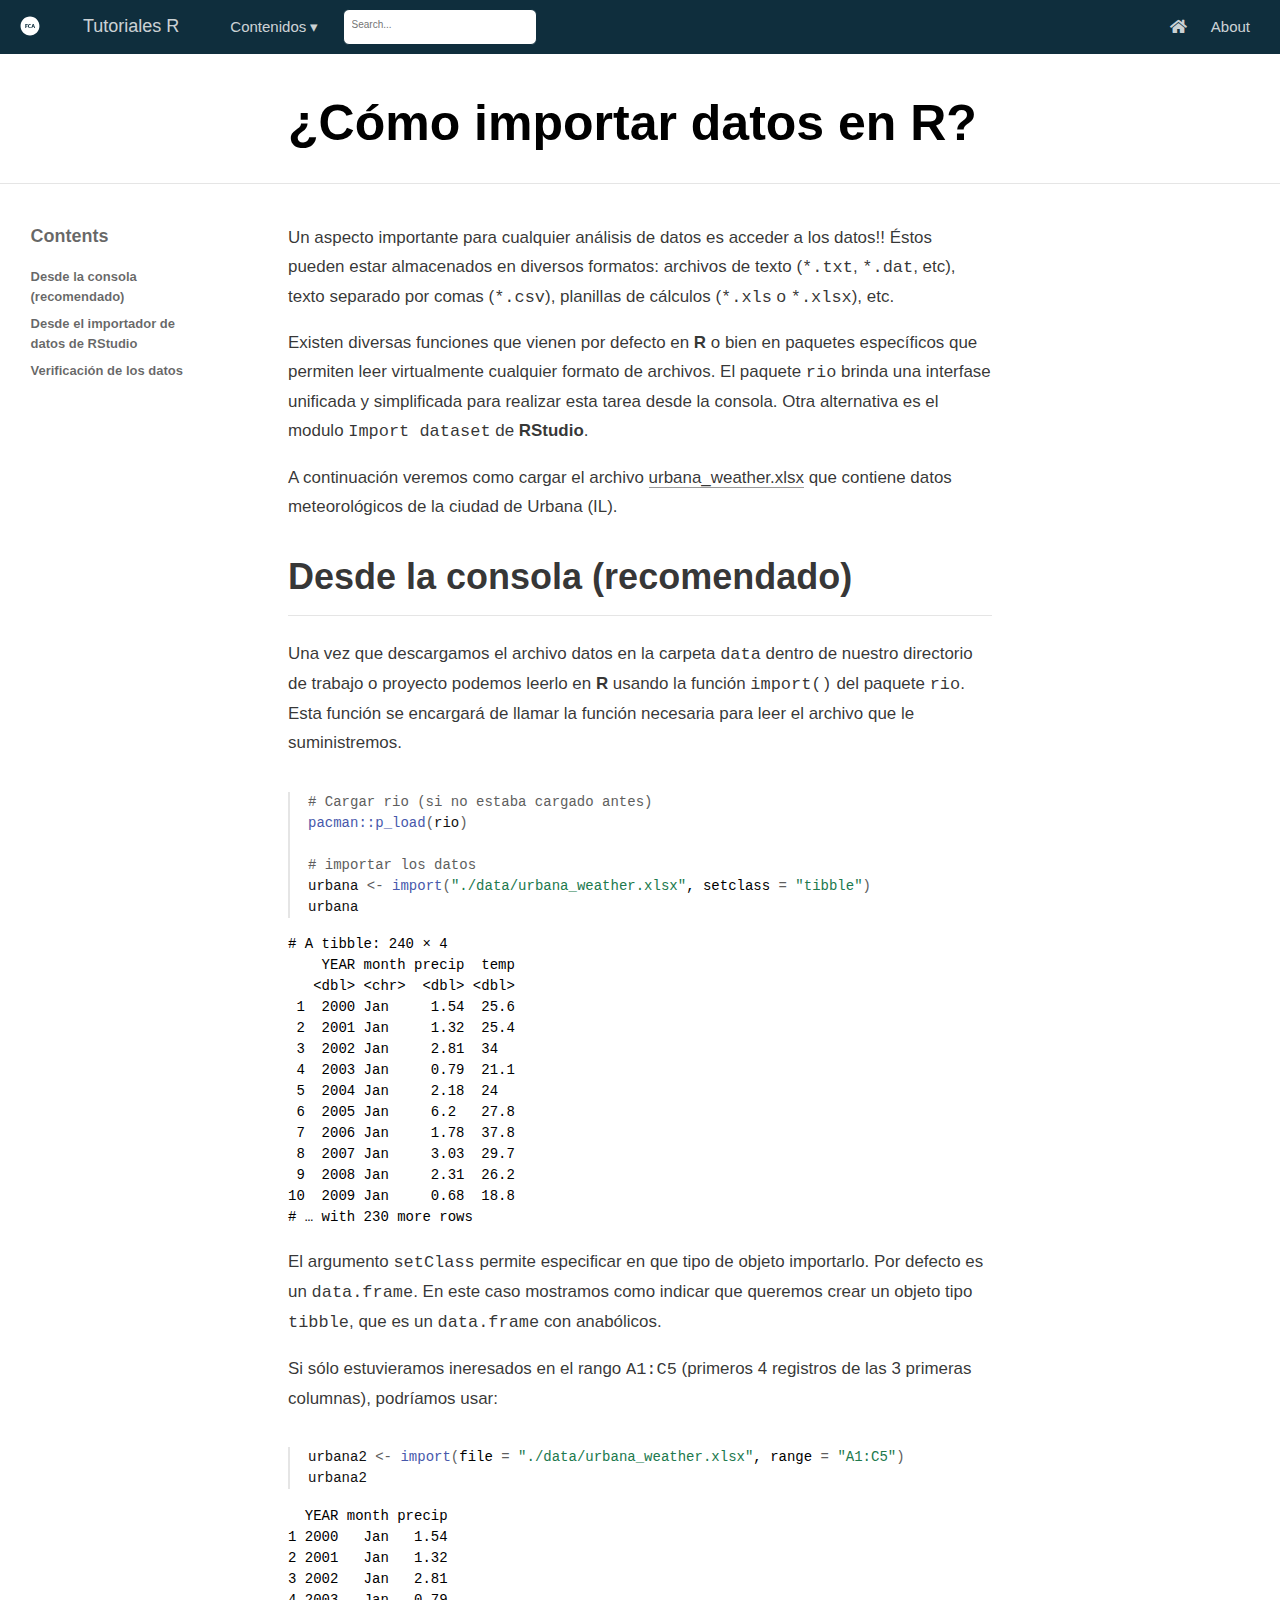
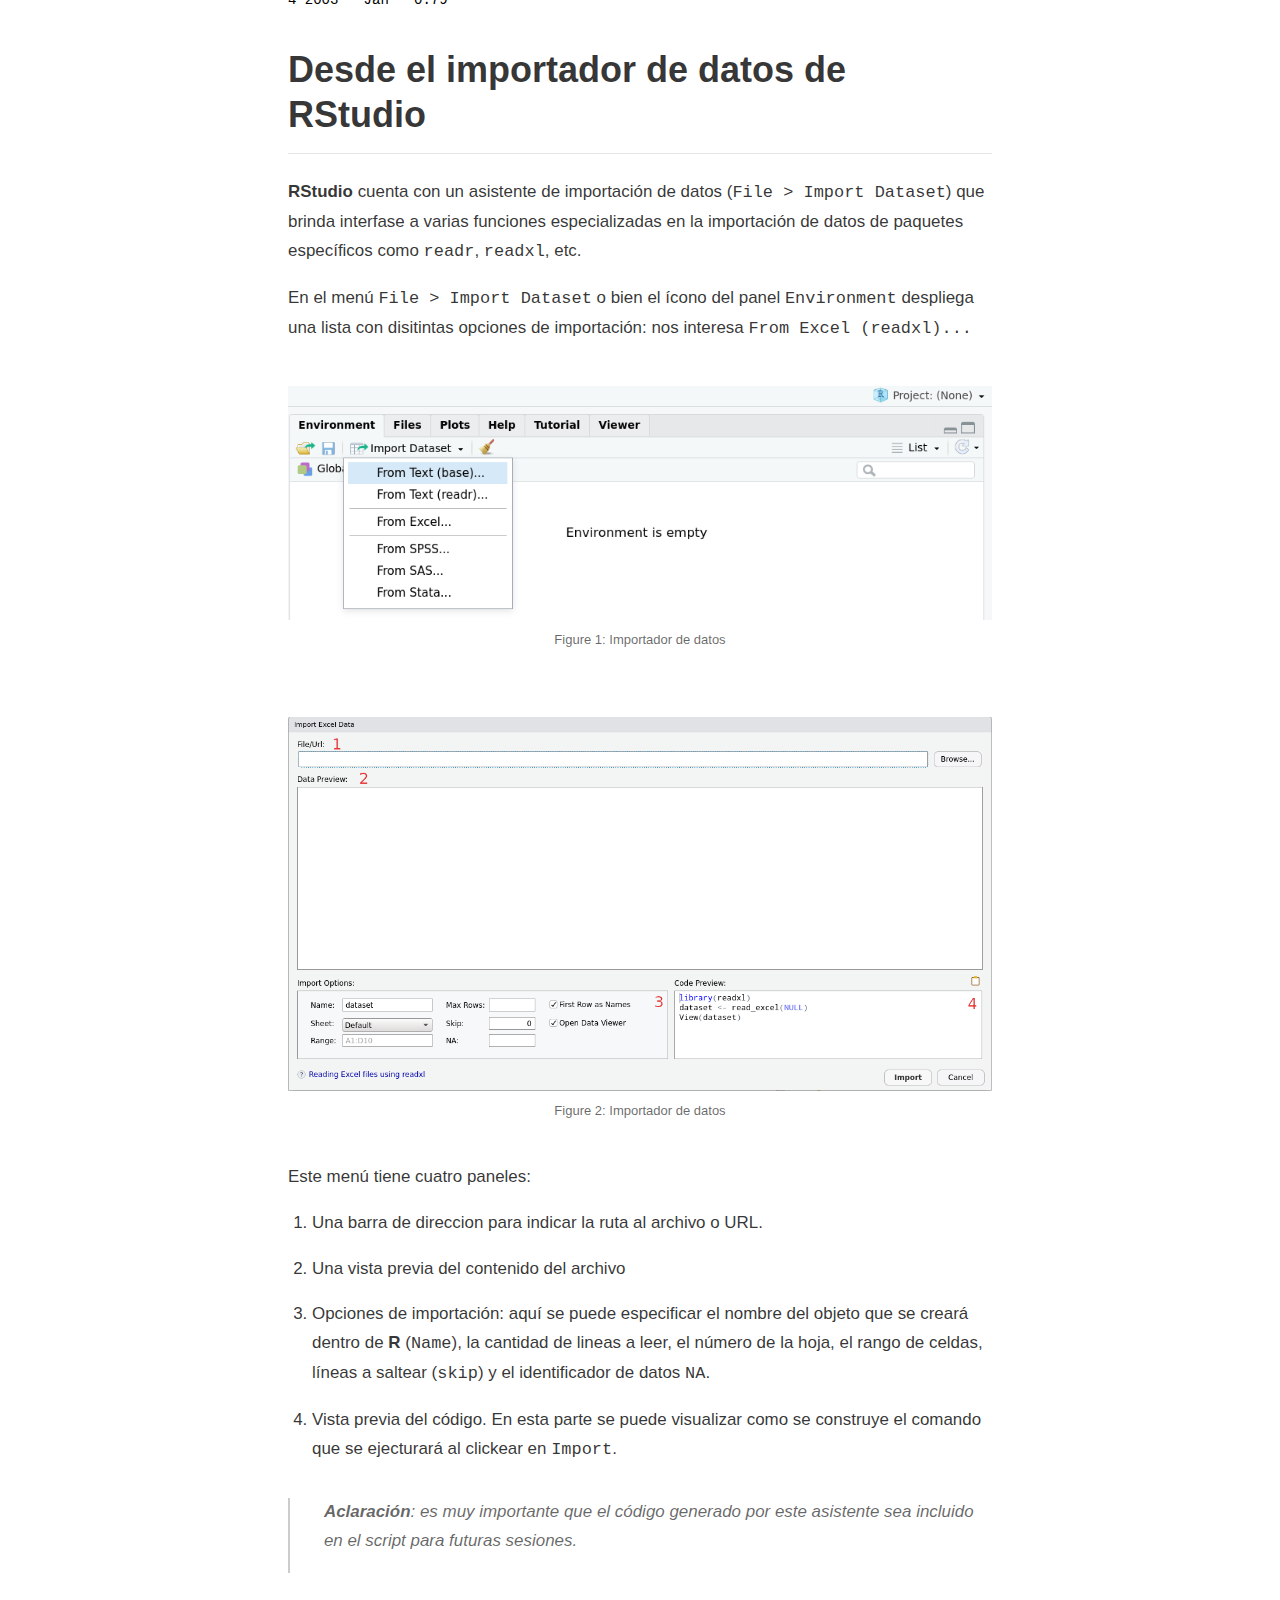
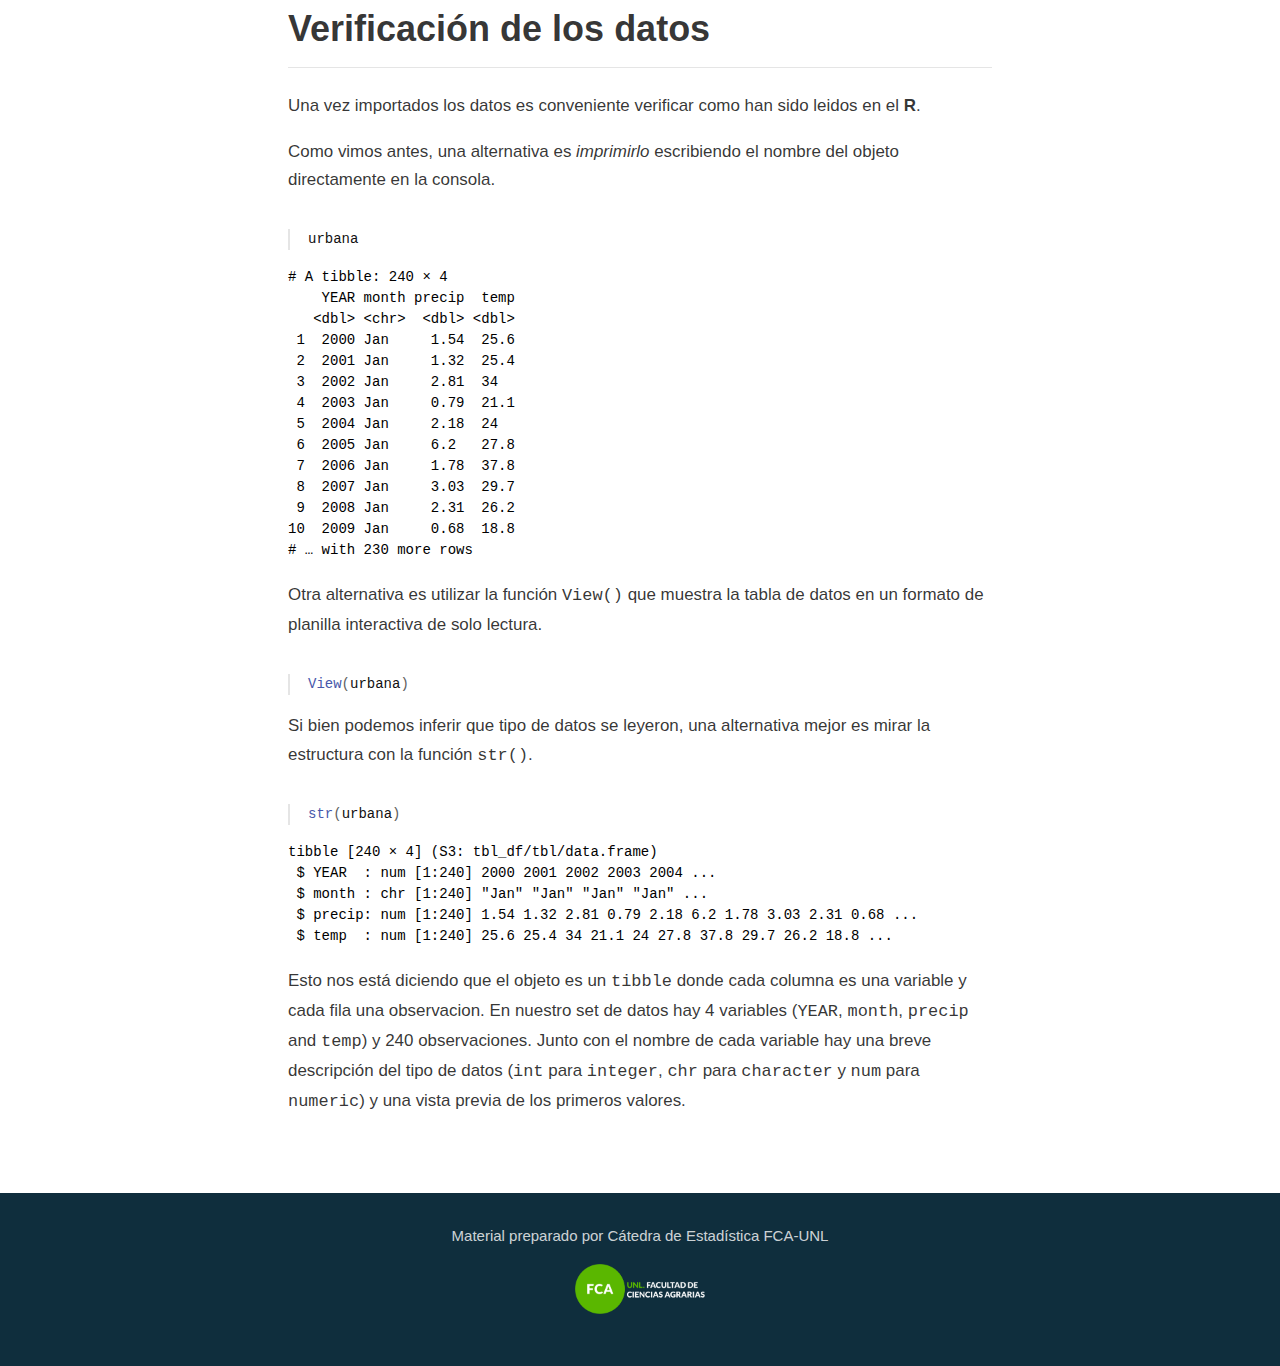
<file: docs/como_importar_datos_en_R.html>
<!DOCTYPE html>

<html xmlns="http://www.w3.org/1999/xhtml" lang="" xml:lang="">

<head>
  <meta charset="utf-8"/>
  <meta name="viewport" content="width=device-width, initial-scale=1"/>
  <meta http-equiv="X-UA-Compatible" content="IE=Edge,chrome=1"/>
  <meta name="generator" content="distill" />

  <style type="text/css">
  /* Hide doc at startup (prevent jankiness while JS renders/transforms) */
  body {
    visibility: hidden;
  }
  </style>

 <!--radix_placeholder_import_source-->
 <!--/radix_placeholder_import_source-->

<style type="text/css">code{white-space: pre;}</style>
<style type="text/css" data-origin="pandoc">
pre > code.sourceCode { white-space: pre; position: relative; }
pre > code.sourceCode > span { display: inline-block; line-height: 1.25; }
pre > code.sourceCode > span:empty { height: 1.2em; }
.sourceCode { overflow: visible; }
code.sourceCode > span { color: inherit; text-decoration: inherit; }
div.sourceCode { margin: 1em 0; }
pre.sourceCode { margin: 0; }
@media screen {
div.sourceCode { overflow: auto; }
}
@media print {
pre > code.sourceCode { white-space: pre-wrap; }
pre > code.sourceCode > span { text-indent: -5em; padding-left: 5em; }
}
pre.numberSource code
  { counter-reset: source-line 0; }
pre.numberSource code > span
  { position: relative; left: -4em; counter-increment: source-line; }
pre.numberSource code > span > a:first-child::before
  { content: counter(source-line);
    position: relative; left: -1em; text-align: right; vertical-align: baseline;
    border: none; display: inline-block;
    -webkit-touch-callout: none; -webkit-user-select: none;
    -khtml-user-select: none; -moz-user-select: none;
    -ms-user-select: none; user-select: none;
    padding: 0 4px; width: 4em;
    color: #aaaaaa;
  }
pre.numberSource { margin-left: 3em; border-left: 1px solid #aaaaaa;  padding-left: 4px; }
div.sourceCode
  {   }
@media screen {
pre > code.sourceCode > span > a:first-child::before { text-decoration: underline; }
}
code span.al { color: #ad0000; } /* Alert */
code span.an { color: #5e5e5e; } /* Annotation */
code span.at { } /* Attribute */
code span.bn { color: #ad0000; } /* BaseN */
code span.bu { } /* BuiltIn */
code span.cf { color: #007ba5; } /* ControlFlow */
code span.ch { color: #20794d; } /* Char */
code span.cn { color: #8f5902; } /* Constant */
code span.co { color: #5e5e5e; } /* Comment */
code span.cv { color: #5e5e5e; font-style: italic; } /* CommentVar */
code span.do { color: #5e5e5e; font-style: italic; } /* Documentation */
code span.dt { color: #ad0000; } /* DataType */
code span.dv { color: #ad0000; } /* DecVal */
code span.er { color: #ad0000; } /* Error */
code span.ex { } /* Extension */
code span.fl { color: #ad0000; } /* Float */
code span.fu { color: #4758ab; } /* Function */
code span.im { } /* Import */
code span.in { color: #5e5e5e; } /* Information */
code span.kw { color: #007ba5; } /* Keyword */
code span.op { color: #5e5e5e; } /* Operator */
code span.ot { color: #007ba5; } /* Other */
code span.pp { color: #ad0000; } /* Preprocessor */
code span.sc { color: #5e5e5e; } /* SpecialChar */
code span.ss { color: #20794d; } /* SpecialString */
code span.st { color: #20794d; } /* String */
code span.va { color: #111111; } /* Variable */
code span.vs { color: #20794d; } /* VerbatimString */
code span.wa { color: #5e5e5e; font-style: italic; } /* Warning */
</style>


  <!--radix_placeholder_meta_tags-->
  <title>Tutoriales R: ¿Cómo importar datos en R?</title>




  <!--  https://developers.facebook.com/docs/sharing/webmasters#markup -->
  <meta property="og:title" content="Tutoriales R: ¿Cómo importar datos en R?"/>
  <meta property="og:type" content="article"/>
  <meta property="og:locale" content="en_US"/>
  <meta property="og:site_name" content="Tutoriales R"/>

  <!--  https://dev.twitter.com/cards/types/summary -->
  <meta property="twitter:card" content="summary"/>
  <meta property="twitter:title" content="Tutoriales R: ¿Cómo importar datos en R?"/>

  <!--/radix_placeholder_meta_tags-->
  <!--radix_placeholder_rmarkdown_metadata-->

  <script type="text/json" id="radix-rmarkdown-metadata">
  {"type":"list","attributes":{"names":{"type":"character","attributes":{},"value":["title"]}},"value":[{"type":"character","attributes":{},"value":["¿Cómo importar datos en R?"]}]}
  </script>
  <!--/radix_placeholder_rmarkdown_metadata-->
  <!--radix_placeholder_navigation_in_header-->
  <meta name="distill:offset" content=""/>

  <script type="application/javascript">

    window.headroom_prevent_pin = false;

    window.document.addEventListener("DOMContentLoaded", function (event) {

      // initialize headroom for banner
      var header = $('header').get(0);
      var headerHeight = header.offsetHeight;
      var headroom = new Headroom(header, {
        tolerance: 5,
        onPin : function() {
          if (window.headroom_prevent_pin) {
            window.headroom_prevent_pin = false;
            headroom.unpin();
          }
        }
      });
      headroom.init();
      if(window.location.hash)
        headroom.unpin();
      $(header).addClass('headroom--transition');

      // offset scroll location for banner on hash change
      // (see: https://github.com/WickyNilliams/headroom.js/issues/38)
      window.addEventListener("hashchange", function(event) {
        window.scrollTo(0, window.pageYOffset - (headerHeight + 25));
      });

      // responsive menu
      $('.distill-site-header').each(function(i, val) {
        var topnav = $(this);
        var toggle = topnav.find('.nav-toggle');
        toggle.on('click', function() {
          topnav.toggleClass('responsive');
        });
      });

      // nav dropdowns
      $('.nav-dropbtn').click(function(e) {
        $(this).next('.nav-dropdown-content').toggleClass('nav-dropdown-active');
        $(this).parent().siblings('.nav-dropdown')
           .children('.nav-dropdown-content').removeClass('nav-dropdown-active');
      });
      $("body").click(function(e){
        $('.nav-dropdown-content').removeClass('nav-dropdown-active');
      });
      $(".nav-dropdown").click(function(e){
        e.stopPropagation();
      });
    });
  </script>

  <style type="text/css">

  /* Theme (user-documented overrideables for nav appearance) */

  .distill-site-nav {
    color: rgba(255, 255, 255, 0.8);
    background-color: #0F2E3D;
    font-size: 15px;
    font-weight: 300;
  }

  .distill-site-nav a {
    color: inherit;
    text-decoration: none;
  }

  .distill-site-nav a:hover {
    color: white;
  }

  @media print {
    .distill-site-nav {
      display: none;
    }
  }

  .distill-site-header {

  }

  .distill-site-footer {

  }


  /* Site Header */

  .distill-site-header {
    width: 100%;
    box-sizing: border-box;
    z-index: 3;
  }

  .distill-site-header .nav-left {
    display: inline-block;
    margin-left: 8px;
  }

  @media screen and (max-width: 768px) {
    .distill-site-header .nav-left {
      margin-left: 0;
    }
  }


  .distill-site-header .nav-right {
    float: right;
    margin-right: 8px;
  }

  .distill-site-header a,
  .distill-site-header .title {
    display: inline-block;
    text-align: center;
    padding: 14px 10px 14px 10px;
  }

  .distill-site-header .title {
    font-size: 18px;
    min-width: 150px;
  }

  .distill-site-header .logo {
    padding: 0;
  }

  .distill-site-header .logo img {
    display: none;
    max-height: 20px;
    width: auto;
    margin-bottom: -4px;
  }

  .distill-site-header .nav-image img {
    max-height: 18px;
    width: auto;
    display: inline-block;
    margin-bottom: -3px;
  }



  @media screen and (min-width: 1000px) {
    .distill-site-header .logo img {
      display: inline-block;
    }
    .distill-site-header .nav-left {
      margin-left: 20px;
    }
    .distill-site-header .nav-right {
      margin-right: 20px;
    }
    .distill-site-header .title {
      padding-left: 12px;
    }
  }


  .distill-site-header .nav-toggle {
    display: none;
  }

  .nav-dropdown {
    display: inline-block;
    position: relative;
  }

  .nav-dropdown .nav-dropbtn {
    border: none;
    outline: none;
    color: rgba(255, 255, 255, 0.8);
    padding: 16px 10px;
    background-color: transparent;
    font-family: inherit;
    font-size: inherit;
    font-weight: inherit;
    margin: 0;
    margin-top: 1px;
    z-index: 2;
  }

  .nav-dropdown-content {
    display: none;
    position: absolute;
    background-color: white;
    min-width: 200px;
    border: 1px solid rgba(0,0,0,0.15);
    border-radius: 4px;
    box-shadow: 0px 8px 16px 0px rgba(0,0,0,0.1);
    z-index: 1;
    margin-top: 2px;
    white-space: nowrap;
    padding-top: 4px;
    padding-bottom: 4px;
  }

  .nav-dropdown-content hr {
    margin-top: 4px;
    margin-bottom: 4px;
    border: none;
    border-bottom: 1px solid rgba(0, 0, 0, 0.1);
  }

  .nav-dropdown-active {
    display: block;
  }

  .nav-dropdown-content a, .nav-dropdown-content .nav-dropdown-header {
    color: black;
    padding: 6px 24px;
    text-decoration: none;
    display: block;
    text-align: left;
  }

  .nav-dropdown-content .nav-dropdown-header {
    display: block;
    padding: 5px 24px;
    padding-bottom: 0;
    text-transform: uppercase;
    font-size: 14px;
    color: #999999;
    white-space: nowrap;
  }

  .nav-dropdown:hover .nav-dropbtn {
    color: white;
  }

  .nav-dropdown-content a:hover {
    background-color: #ddd;
    color: black;
  }

  .nav-right .nav-dropdown-content {
    margin-left: -45%;
    right: 0;
  }

  @media screen and (max-width: 768px) {
    .distill-site-header a, .distill-site-header .nav-dropdown  {display: none;}
    .distill-site-header a.nav-toggle {
      float: right;
      display: block;
    }
    .distill-site-header .title {
      margin-left: 0;
    }
    .distill-site-header .nav-right {
      margin-right: 0;
    }
    .distill-site-header {
      overflow: hidden;
    }
    .nav-right .nav-dropdown-content {
      margin-left: 0;
    }
  }


  @media screen and (max-width: 768px) {
    .distill-site-header.responsive {position: relative; min-height: 500px; }
    .distill-site-header.responsive a.nav-toggle {
      position: absolute;
      right: 0;
      top: 0;
    }
    .distill-site-header.responsive a,
    .distill-site-header.responsive .nav-dropdown {
      display: block;
      text-align: left;
    }
    .distill-site-header.responsive .nav-left,
    .distill-site-header.responsive .nav-right {
      width: 100%;
    }
    .distill-site-header.responsive .nav-dropdown {float: none;}
    .distill-site-header.responsive .nav-dropdown-content {position: relative;}
    .distill-site-header.responsive .nav-dropdown .nav-dropbtn {
      display: block;
      width: 100%;
      text-align: left;
    }
  }

  /* Site Footer */

  .distill-site-footer {
    width: 100%;
    overflow: hidden;
    box-sizing: border-box;
    z-index: 3;
    margin-top: 30px;
    padding-top: 30px;
    padding-bottom: 30px;
    text-align: center;
  }

  /* Headroom */

  d-title {
    padding-top: 6rem;
  }

  @media print {
    d-title {
      padding-top: 4rem;
    }
  }

  .headroom {
    z-index: 1000;
    position: fixed;
    top: 0;
    left: 0;
    right: 0;
  }

  .headroom--transition {
    transition: all .4s ease-in-out;
  }

  .headroom--unpinned {
    top: -100px;
  }

  .headroom--pinned {
    top: 0;
  }

  /* adjust viewport for navbar height */
  /* helps vertically center bootstrap (non-distill) content */
  .min-vh-100 {
    min-height: calc(100vh - 100px) !important;
  }

  </style>

  <script src="site_libs/jquery-3.6.0/jquery-3.6.0.min.js"></script>
  <link href="site_libs/font-awesome-5.1.0/css/all.css" rel="stylesheet"/>
  <link href="site_libs/font-awesome-5.1.0/css/v4-shims.css" rel="stylesheet"/>
  <script src="site_libs/headroom-0.9.4/headroom.min.js"></script>
  <script src="site_libs/autocomplete-0.37.1/autocomplete.min.js"></script>
  <script src="site_libs/fuse-6.4.1/fuse.min.js"></script>

  <script type="application/javascript">

  function getMeta(metaName) {
    var metas = document.getElementsByTagName('meta');
    for (let i = 0; i < metas.length; i++) {
      if (metas[i].getAttribute('name') === metaName) {
        return metas[i].getAttribute('content');
      }
    }
    return '';
  }

  function offsetURL(url) {
    var offset = getMeta('distill:offset');
    return offset ? offset + '/' + url : url;
  }

  function createFuseIndex() {

    // create fuse index
    var options = {
      keys: [
        { name: 'title', weight: 20 },
        { name: 'categories', weight: 15 },
        { name: 'description', weight: 10 },
        { name: 'contents', weight: 5 },
      ],
      ignoreLocation: true,
      threshold: 0
    };
    var fuse = new window.Fuse([], options);

    // fetch the main search.json
    return fetch(offsetURL('search.json'))
      .then(function(response) {
        if (response.status == 200) {
          return response.json().then(function(json) {
            // index main articles
            json.articles.forEach(function(article) {
              fuse.add(article);
            });
            // download collections and index their articles
            return Promise.all(json.collections.map(function(collection) {
              return fetch(offsetURL(collection)).then(function(response) {
                if (response.status === 200) {
                  return response.json().then(function(articles) {
                    articles.forEach(function(article) {
                      fuse.add(article);
                    });
                  })
                } else {
                  return Promise.reject(
                    new Error('Unexpected status from search index request: ' +
                              response.status)
                  );
                }
              });
            })).then(function() {
              return fuse;
            });
          });

        } else {
          return Promise.reject(
            new Error('Unexpected status from search index request: ' +
                        response.status)
          );
        }
      });
  }

  window.document.addEventListener("DOMContentLoaded", function (event) {

    // get search element (bail if we don't have one)
    var searchEl = window.document.getElementById('distill-search');
    if (!searchEl)
      return;

    createFuseIndex()
      .then(function(fuse) {

        // make search box visible
        searchEl.classList.remove('hidden');

        // initialize autocomplete
        var options = {
          autoselect: true,
          hint: false,
          minLength: 2,
        };
        window.autocomplete(searchEl, options, [{
          source: function(query, callback) {
            const searchOptions = {
              isCaseSensitive: false,
              shouldSort: true,
              minMatchCharLength: 2,
              limit: 10,
            };
            var results = fuse.search(query, searchOptions);
            callback(results
              .map(function(result) { return result.item; })
            );
          },
          templates: {
            suggestion: function(suggestion) {
              var img = suggestion.preview && Object.keys(suggestion.preview).length > 0
                ? `<img src="${offsetURL(suggestion.preview)}"</img>`
                : '';
              var html = `
                <div class="search-item">
                  <h3>${suggestion.title}</h3>
                  <div class="search-item-description">
                    ${suggestion.description || ''}
                  </div>
                  <div class="search-item-preview">
                    ${img}
                  </div>
                </div>
              `;
              return html;
            }
          }
        }]).on('autocomplete:selected', function(event, suggestion) {
          window.location.href = offsetURL(suggestion.path);
        });
        // remove inline display style on autocompleter (we want to
        // manage responsive display via css)
        $('.algolia-autocomplete').css("display", "");
      })
      .catch(function(error) {
        console.log(error);
      });

  });

  </script>

  <style type="text/css">

  .nav-search {
    font-size: x-small;
  }

  /* Algolioa Autocomplete */

  .algolia-autocomplete {
    display: inline-block;
    margin-left: 10px;
    vertical-align: sub;
    background-color: white;
    color: black;
    padding: 6px;
    padding-top: 8px;
    padding-bottom: 0;
    border-radius: 6px;
    border: 1px #0F2E3D solid;
    width: 180px;
  }


  @media screen and (max-width: 768px) {
    .distill-site-nav .algolia-autocomplete {
      display: none;
      visibility: hidden;
    }
    .distill-site-nav.responsive .algolia-autocomplete {
      display: inline-block;
      visibility: visible;
    }
    .distill-site-nav.responsive .algolia-autocomplete .aa-dropdown-menu {
      margin-left: 0;
      width: 400px;
      max-height: 400px;
    }
  }

  .algolia-autocomplete .aa-input, .algolia-autocomplete .aa-hint {
    width: 90%;
    outline: none;
    border: none;
  }

  .algolia-autocomplete .aa-hint {
    color: #999;
  }
  .algolia-autocomplete .aa-dropdown-menu {
    width: 550px;
    max-height: 70vh;
    overflow-x: visible;
    overflow-y: scroll;
    padding: 5px;
    margin-top: 3px;
    margin-left: -150px;
    background-color: #fff;
    border-radius: 5px;
    border: 1px solid #999;
    border-top: none;
  }

  .algolia-autocomplete .aa-dropdown-menu .aa-suggestion {
    cursor: pointer;
    padding: 5px 4px;
    border-bottom: 1px solid #eee;
  }

  .algolia-autocomplete .aa-dropdown-menu .aa-suggestion:last-of-type {
    border-bottom: none;
    margin-bottom: 2px;
  }

  .algolia-autocomplete .aa-dropdown-menu .aa-suggestion .search-item {
    overflow: hidden;
    font-size: 0.8em;
    line-height: 1.4em;
  }

  .algolia-autocomplete .aa-dropdown-menu .aa-suggestion .search-item h3 {
    font-size: 1rem;
    margin-block-start: 0;
    margin-block-end: 5px;
  }

  .algolia-autocomplete .aa-dropdown-menu .aa-suggestion .search-item-description {
    display: inline-block;
    overflow: hidden;
    height: 2.8em;
    width: 80%;
    margin-right: 4%;
  }

  .algolia-autocomplete .aa-dropdown-menu .aa-suggestion .search-item-preview {
    display: inline-block;
    width: 15%;
  }

  .algolia-autocomplete .aa-dropdown-menu .aa-suggestion .search-item-preview img {
    height: 3em;
    width: auto;
    display: none;
  }

  .algolia-autocomplete .aa-dropdown-menu .aa-suggestion .search-item-preview img[src] {
    display: initial;
  }

  .algolia-autocomplete .aa-dropdown-menu .aa-suggestion.aa-cursor {
    background-color: #eee;
  }
  .algolia-autocomplete .aa-dropdown-menu .aa-suggestion em {
    font-weight: bold;
    font-style: normal;
  }

  </style>


  <!--/radix_placeholder_navigation_in_header-->
  <!--radix_placeholder_distill-->

  <style type="text/css">

  body {
    background-color: white;
  }

  .pandoc-table {
    width: 100%;
  }

  .pandoc-table>caption {
    margin-bottom: 10px;
  }

  .pandoc-table th:not([align]) {
    text-align: left;
  }

  .pagedtable-footer {
    font-size: 15px;
  }

  d-byline .byline {
    grid-template-columns: 2fr 2fr;
  }

  d-byline .byline h3 {
    margin-block-start: 1.5em;
  }

  d-byline .byline .authors-affiliations h3 {
    margin-block-start: 0.5em;
  }

  .authors-affiliations .orcid-id {
    width: 16px;
    height:16px;
    margin-left: 4px;
    margin-right: 4px;
    vertical-align: middle;
    padding-bottom: 2px;
  }

  d-title .dt-tags {
    margin-top: 1em;
    grid-column: text;
  }

  .dt-tags .dt-tag {
    text-decoration: none;
    display: inline-block;
    color: rgba(0,0,0,0.6);
    padding: 0em 0.4em;
    margin-right: 0.5em;
    margin-bottom: 0.4em;
    font-size: 70%;
    border: 1px solid rgba(0,0,0,0.2);
    border-radius: 3px;
    text-transform: uppercase;
    font-weight: 500;
  }

  d-article table.gt_table td,
  d-article table.gt_table th {
    border-bottom: none;
  }

  .html-widget {
    margin-bottom: 2.0em;
  }

  .l-screen-inset {
    padding-right: 16px;
  }

  .l-screen .caption {
    margin-left: 10px;
  }

  .shaded {
    background: rgb(247, 247, 247);
    padding-top: 20px;
    padding-bottom: 20px;
    border-top: 1px solid rgba(0, 0, 0, 0.1);
    border-bottom: 1px solid rgba(0, 0, 0, 0.1);
  }

  .shaded .html-widget {
    margin-bottom: 0;
    border: 1px solid rgba(0, 0, 0, 0.1);
  }

  .shaded .shaded-content {
    background: white;
  }

  .text-output {
    margin-top: 0;
    line-height: 1.5em;
  }

  .hidden {
    display: none !important;
  }

  d-article {
    padding-top: 2.5rem;
    padding-bottom: 30px;
  }

  d-appendix {
    padding-top: 30px;
  }

  d-article>p>img {
    width: 100%;
  }

  d-article h2 {
    margin: 1rem 0 1.5rem 0;
  }

  d-article h3 {
    margin-top: 1.5rem;
  }

  d-article iframe {
    border: 1px solid rgba(0, 0, 0, 0.1);
    margin-bottom: 2.0em;
    width: 100%;
  }

  /* Tweak code blocks */

  d-article div.sourceCode code,
  d-article pre code {
    font-family: Consolas, Monaco, 'Andale Mono', 'Ubuntu Mono', monospace;
  }

  d-article pre,
  d-article div.sourceCode,
  d-article div.sourceCode pre {
    overflow: auto;
  }

  d-article div.sourceCode {
    background-color: white;
  }

  d-article div.sourceCode pre {
    padding-left: 10px;
    font-size: 12px;
    border-left: 2px solid rgba(0,0,0,0.1);
  }

  d-article pre {
    font-size: 12px;
    color: black;
    background: none;
    margin-top: 0;
    text-align: left;
    white-space: pre;
    word-spacing: normal;
    word-break: normal;
    word-wrap: normal;
    line-height: 1.5;

    -moz-tab-size: 4;
    -o-tab-size: 4;
    tab-size: 4;

    -webkit-hyphens: none;
    -moz-hyphens: none;
    -ms-hyphens: none;
    hyphens: none;
  }

  d-article pre a {
    border-bottom: none;
  }

  d-article pre a:hover {
    border-bottom: none;
    text-decoration: underline;
  }

  d-article details {
    grid-column: text;
    margin-bottom: 0.8em;
  }

  @media(min-width: 768px) {

  d-article pre,
  d-article div.sourceCode,
  d-article div.sourceCode pre {
    overflow: visible !important;
  }

  d-article div.sourceCode pre {
    padding-left: 18px;
    font-size: 14px;
  }

  d-article pre {
    font-size: 14px;
  }

  }

  figure img.external {
    background: white;
    border: 1px solid rgba(0, 0, 0, 0.1);
    box-shadow: 0 1px 8px rgba(0, 0, 0, 0.1);
    padding: 18px;
    box-sizing: border-box;
  }

  /* CSS for d-contents */

  .d-contents {
    grid-column: text;
    color: rgba(0,0,0,0.8);
    font-size: 0.9em;
    padding-bottom: 1em;
    margin-bottom: 1em;
    padding-bottom: 0.5em;
    margin-bottom: 1em;
    padding-left: 0.25em;
    justify-self: start;
  }

  @media(min-width: 1000px) {
    .d-contents.d-contents-float {
      height: 0;
      grid-column-start: 1;
      grid-column-end: 4;
      justify-self: center;
      padding-right: 3em;
      padding-left: 2em;
    }
  }

  .d-contents nav h3 {
    font-size: 18px;
    margin-top: 0;
    margin-bottom: 1em;
  }

  .d-contents li {
    list-style-type: none
  }

  .d-contents nav > ul {
    padding-left: 0;
  }

  .d-contents ul {
    padding-left: 1em
  }

  .d-contents nav ul li {
    margin-top: 0.6em;
    margin-bottom: 0.2em;
  }

  .d-contents nav a {
    font-size: 13px;
    border-bottom: none;
    text-decoration: none
    color: rgba(0, 0, 0, 0.8);
  }

  .d-contents nav a:hover {
    text-decoration: underline solid rgba(0, 0, 0, 0.6)
  }

  .d-contents nav > ul > li > a {
    font-weight: 600;
  }

  .d-contents nav > ul > li > ul {
    font-weight: inherit;
  }

  .d-contents nav > ul > li > ul > li {
    margin-top: 0.2em;
  }


  .d-contents nav ul {
    margin-top: 0;
    margin-bottom: 0.25em;
  }

  .d-article-with-toc h2:nth-child(2) {
    margin-top: 0;
  }


  /* Figure */

  .figure {
    position: relative;
    margin-bottom: 2.5em;
    margin-top: 1.5em;
  }

  .figure img {
    width: 100%;
  }

  .figure .caption {
    color: rgba(0, 0, 0, 0.6);
    font-size: 12px;
    line-height: 1.5em;
  }

  .figure img.external {
    background: white;
    border: 1px solid rgba(0, 0, 0, 0.1);
    box-shadow: 0 1px 8px rgba(0, 0, 0, 0.1);
    padding: 18px;
    box-sizing: border-box;
  }

  .figure .caption a {
    color: rgba(0, 0, 0, 0.6);
  }

  .figure .caption b,
  .figure .caption strong, {
    font-weight: 600;
    color: rgba(0, 0, 0, 1.0);
  }

  /* Citations */

  d-article .citation {
    color: inherit;
    cursor: inherit;
  }

  div.hanging-indent{
    margin-left: 1em; text-indent: -1em;
  }

  /* Citation hover box */

  .tippy-box[data-theme~=light-border] {
    background-color: rgba(250, 250, 250, 0.95);
  }

  .tippy-content > p {
    margin-bottom: 0;
    padding: 2px;
  }


  /* Tweak 1000px media break to show more text */

  @media(min-width: 1000px) {
    .base-grid,
    distill-header,
    d-title,
    d-abstract,
    d-article,
    d-appendix,
    distill-appendix,
    d-byline,
    d-footnote-list,
    d-citation-list,
    distill-footer {
      grid-template-columns: [screen-start] 1fr [page-start kicker-start] 80px [middle-start] 50px [text-start kicker-end] 65px 65px 65px 65px 65px 65px 65px 65px [text-end gutter-start] 65px [middle-end] 65px [page-end gutter-end] 1fr [screen-end];
      grid-column-gap: 16px;
    }

    .grid {
      grid-column-gap: 16px;
    }

    d-article {
      font-size: 1.06rem;
      line-height: 1.7em;
    }
    figure .caption, .figure .caption, figure figcaption {
      font-size: 13px;
    }
  }

  @media(min-width: 1180px) {
    .base-grid,
    distill-header,
    d-title,
    d-abstract,
    d-article,
    d-appendix,
    distill-appendix,
    d-byline,
    d-footnote-list,
    d-citation-list,
    distill-footer {
      grid-template-columns: [screen-start] 1fr [page-start kicker-start] 60px [middle-start] 60px [text-start kicker-end] 60px 60px 60px 60px 60px 60px 60px 60px [text-end gutter-start] 60px [middle-end] 60px [page-end gutter-end] 1fr [screen-end];
      grid-column-gap: 32px;
    }

    .grid {
      grid-column-gap: 32px;
    }
  }


  /* Get the citation styles for the appendix (not auto-injected on render since
     we do our own rendering of the citation appendix) */

  d-appendix .citation-appendix,
  .d-appendix .citation-appendix {
    font-size: 11px;
    line-height: 15px;
    border-left: 1px solid rgba(0, 0, 0, 0.1);
    padding-left: 18px;
    border: 1px solid rgba(0,0,0,0.1);
    background: rgba(0, 0, 0, 0.02);
    padding: 10px 18px;
    border-radius: 3px;
    color: rgba(150, 150, 150, 1);
    overflow: hidden;
    margin-top: -12px;
    white-space: pre-wrap;
    word-wrap: break-word;
  }

  /* Include appendix styles here so they can be overridden */

  d-appendix {
    contain: layout style;
    font-size: 0.8em;
    line-height: 1.7em;
    margin-top: 60px;
    margin-bottom: 0;
    border-top: 1px solid rgba(0, 0, 0, 0.1);
    color: rgba(0,0,0,0.5);
    padding-top: 60px;
    padding-bottom: 48px;
  }

  d-appendix h3 {
    grid-column: page-start / text-start;
    font-size: 15px;
    font-weight: 500;
    margin-top: 1em;
    margin-bottom: 0;
    color: rgba(0,0,0,0.65);
  }

  d-appendix h3 + * {
    margin-top: 1em;
  }

  d-appendix ol {
    padding: 0 0 0 15px;
  }

  @media (min-width: 768px) {
    d-appendix ol {
      padding: 0 0 0 30px;
      margin-left: -30px;
    }
  }

  d-appendix li {
    margin-bottom: 1em;
  }

  d-appendix a {
    color: rgba(0, 0, 0, 0.6);
  }

  d-appendix > * {
    grid-column: text;
  }

  d-appendix > d-footnote-list,
  d-appendix > d-citation-list,
  d-appendix > distill-appendix {
    grid-column: screen;
  }

  /* Include footnote styles here so they can be overridden */

  d-footnote-list {
    contain: layout style;
  }

  d-footnote-list > * {
    grid-column: text;
  }

  d-footnote-list a.footnote-backlink {
    color: rgba(0,0,0,0.3);
    padding-left: 0.5em;
  }



  /* Anchor.js */

  .anchorjs-link {
    /*transition: all .25s linear; */
    text-decoration: none;
    border-bottom: none;
  }
  *:hover > .anchorjs-link {
    margin-left: -1.125em !important;
    text-decoration: none;
    border-bottom: none;
  }

  /* Social footer */

  .social_footer {
    margin-top: 30px;
    margin-bottom: 0;
    color: rgba(0,0,0,0.67);
  }

  .disqus-comments {
    margin-right: 30px;
  }

  .disqus-comment-count {
    border-bottom: 1px solid rgba(0, 0, 0, 0.4);
    cursor: pointer;
  }

  #disqus_thread {
    margin-top: 30px;
  }

  .article-sharing a {
    border-bottom: none;
    margin-right: 8px;
  }

  .article-sharing a:hover {
    border-bottom: none;
  }

  .sidebar-section.subscribe {
    font-size: 12px;
    line-height: 1.6em;
  }

  .subscribe p {
    margin-bottom: 0.5em;
  }


  .article-footer .subscribe {
    font-size: 15px;
    margin-top: 45px;
  }


  .sidebar-section.custom {
    font-size: 12px;
    line-height: 1.6em;
  }

  .custom p {
    margin-bottom: 0.5em;
  }

  /* Styles for listing layout (hide title) */
  .layout-listing d-title, .layout-listing .d-title {
    display: none;
  }

  /* Styles for posts lists (not auto-injected) */


  .posts-with-sidebar {
    padding-left: 45px;
    padding-right: 45px;
  }

  .posts-list .description h2,
  .posts-list .description p {
    font-family: -apple-system, BlinkMacSystemFont, "Segoe UI", Roboto, Oxygen, Ubuntu, Cantarell, "Fira Sans", "Droid Sans", "Helvetica Neue", Arial, sans-serif;
  }

  .posts-list .description h2 {
    font-weight: 700;
    border-bottom: none;
    padding-bottom: 0;
  }

  .posts-list h2.post-tag {
    border-bottom: 1px solid rgba(0, 0, 0, 0.2);
    padding-bottom: 12px;
  }
  .posts-list {
    margin-top: 60px;
    margin-bottom: 24px;
  }

  .posts-list .post-preview {
    text-decoration: none;
    overflow: hidden;
    display: block;
    border-bottom: 1px solid rgba(0, 0, 0, 0.1);
    padding: 24px 0;
  }

  .post-preview-last {
    border-bottom: none !important;
  }

  .posts-list .posts-list-caption {
    grid-column: screen;
    font-weight: 400;
  }

  .posts-list .post-preview h2 {
    margin: 0 0 6px 0;
    line-height: 1.2em;
    font-style: normal;
    font-size: 24px;
  }

  .posts-list .post-preview p {
    margin: 0 0 12px 0;
    line-height: 1.4em;
    font-size: 16px;
  }

  .posts-list .post-preview .thumbnail {
    box-sizing: border-box;
    margin-bottom: 24px;
    position: relative;
    max-width: 500px;
  }
  .posts-list .post-preview img {
    width: 100%;
    display: block;
  }

  .posts-list .metadata {
    font-size: 12px;
    line-height: 1.4em;
    margin-bottom: 18px;
  }

  .posts-list .metadata > * {
    display: inline-block;
  }

  .posts-list .metadata .publishedDate {
    margin-right: 2em;
  }

  .posts-list .metadata .dt-authors {
    display: block;
    margin-top: 0.3em;
    margin-right: 2em;
  }

  .posts-list .dt-tags {
    display: block;
    line-height: 1em;
  }

  .posts-list .dt-tags .dt-tag {
    display: inline-block;
    color: rgba(0,0,0,0.6);
    padding: 0.3em 0.4em;
    margin-right: 0.2em;
    margin-bottom: 0.4em;
    font-size: 60%;
    border: 1px solid rgba(0,0,0,0.2);
    border-radius: 3px;
    text-transform: uppercase;
    font-weight: 500;
  }

  .posts-list img {
    opacity: 1;
  }

  .posts-list img[data-src] {
    opacity: 0;
  }

  .posts-more {
    clear: both;
  }


  .posts-sidebar {
    font-size: 16px;
  }

  .posts-sidebar h3 {
    font-size: 16px;
    margin-top: 0;
    margin-bottom: 0.5em;
    font-weight: 400;
    text-transform: uppercase;
  }

  .sidebar-section {
    margin-bottom: 30px;
  }

  .categories ul {
    list-style-type: none;
    margin: 0;
    padding: 0;
  }

  .categories li {
    color: rgba(0, 0, 0, 0.8);
    margin-bottom: 0;
  }

  .categories li>a {
    border-bottom: none;
  }

  .categories li>a:hover {
    border-bottom: 1px solid rgba(0, 0, 0, 0.4);
  }

  .categories .active {
    font-weight: 600;
  }

  .categories .category-count {
    color: rgba(0, 0, 0, 0.4);
  }


  @media(min-width: 768px) {
    .posts-list .post-preview h2 {
      font-size: 26px;
    }
    .posts-list .post-preview .thumbnail {
      float: right;
      width: 30%;
      margin-bottom: 0;
    }
    .posts-list .post-preview .description {
      float: left;
      width: 45%;
    }
    .posts-list .post-preview .metadata {
      float: left;
      width: 20%;
      margin-top: 8px;
    }
    .posts-list .post-preview p {
      margin: 0 0 12px 0;
      line-height: 1.5em;
      font-size: 16px;
    }
    .posts-with-sidebar .posts-list {
      float: left;
      width: 75%;
    }
    .posts-with-sidebar .posts-sidebar {
      float: right;
      width: 20%;
      margin-top: 60px;
      padding-top: 24px;
      padding-bottom: 24px;
    }
  }


  /* Improve display for browsers without grid (IE/Edge <= 15) */

  .downlevel {
    line-height: 1.6em;
    font-family: -apple-system, BlinkMacSystemFont, "Segoe UI", Roboto, Oxygen, Ubuntu, Cantarell, "Fira Sans", "Droid Sans", "Helvetica Neue", Arial, sans-serif;
    margin: 0;
  }

  .downlevel .d-title {
    padding-top: 6rem;
    padding-bottom: 1.5rem;
  }

  .downlevel .d-title h1 {
    font-size: 50px;
    font-weight: 700;
    line-height: 1.1em;
    margin: 0 0 0.5rem;
  }

  .downlevel .d-title p {
    font-weight: 300;
    font-size: 1.2rem;
    line-height: 1.55em;
    margin-top: 0;
  }

  .downlevel .d-byline {
    padding-top: 0.8em;
    padding-bottom: 0.8em;
    font-size: 0.8rem;
    line-height: 1.8em;
  }

  .downlevel .section-separator {
    border: none;
    border-top: 1px solid rgba(0, 0, 0, 0.1);
  }

  .downlevel .d-article {
    font-size: 1.06rem;
    line-height: 1.7em;
    padding-top: 1rem;
    padding-bottom: 2rem;
  }


  .downlevel .d-appendix {
    padding-left: 0;
    padding-right: 0;
    max-width: none;
    font-size: 0.8em;
    line-height: 1.7em;
    margin-bottom: 0;
    color: rgba(0,0,0,0.5);
    padding-top: 40px;
    padding-bottom: 48px;
  }

  .downlevel .footnotes ol {
    padding-left: 13px;
  }

  .downlevel .base-grid,
  .downlevel .distill-header,
  .downlevel .d-title,
  .downlevel .d-abstract,
  .downlevel .d-article,
  .downlevel .d-appendix,
  .downlevel .distill-appendix,
  .downlevel .d-byline,
  .downlevel .d-footnote-list,
  .downlevel .d-citation-list,
  .downlevel .distill-footer,
  .downlevel .appendix-bottom,
  .downlevel .posts-container {
    padding-left: 40px;
    padding-right: 40px;
  }

  @media(min-width: 768px) {
    .downlevel .base-grid,
    .downlevel .distill-header,
    .downlevel .d-title,
    .downlevel .d-abstract,
    .downlevel .d-article,
    .downlevel .d-appendix,
    .downlevel .distill-appendix,
    .downlevel .d-byline,
    .downlevel .d-footnote-list,
    .downlevel .d-citation-list,
    .downlevel .distill-footer,
    .downlevel .appendix-bottom,
    .downlevel .posts-container {
    padding-left: 150px;
    padding-right: 150px;
    max-width: 900px;
  }
  }

  .downlevel pre code {
    display: block;
    border-left: 2px solid rgba(0, 0, 0, .1);
    padding: 0 0 0 20px;
    font-size: 14px;
  }

  .downlevel code, .downlevel pre {
    color: black;
    background: none;
    font-family: Consolas, Monaco, 'Andale Mono', 'Ubuntu Mono', monospace;
    text-align: left;
    white-space: pre;
    word-spacing: normal;
    word-break: normal;
    word-wrap: normal;
    line-height: 1.5;

    -moz-tab-size: 4;
    -o-tab-size: 4;
    tab-size: 4;

    -webkit-hyphens: none;
    -moz-hyphens: none;
    -ms-hyphens: none;
    hyphens: none;
  }

  .downlevel .posts-list .post-preview {
    color: inherit;
  }



  </style>

  <script type="application/javascript">

  function is_downlevel_browser() {
    if (bowser.isUnsupportedBrowser({ msie: "12", msedge: "16"},
                                   window.navigator.userAgent)) {
      return true;
    } else {
      return window.load_distill_framework === undefined;
    }
  }

  // show body when load is complete
  function on_load_complete() {

    // add anchors
    if (window.anchors) {
      window.anchors.options.placement = 'left';
      window.anchors.add('d-article > h2, d-article > h3, d-article > h4, d-article > h5');
    }


    // set body to visible
    document.body.style.visibility = 'visible';

    // force redraw for leaflet widgets
    if (window.HTMLWidgets) {
      var maps = window.HTMLWidgets.findAll(".leaflet");
      $.each(maps, function(i, el) {
        var map = this.getMap();
        map.invalidateSize();
        map.eachLayer(function(layer) {
          if (layer instanceof L.TileLayer)
            layer.redraw();
        });
      });
    }

    // trigger 'shown' so htmlwidgets resize
    $('d-article').trigger('shown');
  }

  function init_distill() {

    init_common();

    // create front matter
    var front_matter = $('<d-front-matter></d-front-matter>');
    $('#distill-front-matter').wrap(front_matter);

    // create d-title
    $('.d-title').changeElementType('d-title');

    // create d-byline
    var byline = $('<d-byline></d-byline>');
    $('.d-byline').replaceWith(byline);

    // create d-article
    var article = $('<d-article></d-article>');
    $('.d-article').wrap(article).children().unwrap();

    // move posts container into article
    $('.posts-container').appendTo($('d-article'));

    // create d-appendix
    $('.d-appendix').changeElementType('d-appendix');

    // flag indicating that we have appendix items
    var appendix = $('.appendix-bottom').children('h3').length > 0;

    // replace footnotes with <d-footnote>
    $('.footnote-ref').each(function(i, val) {
      appendix = true;
      var href = $(this).attr('href');
      var id = href.replace('#', '');
      var fn = $('#' + id);
      var fn_p = $('#' + id + '>p');
      fn_p.find('.footnote-back').remove();
      var text = fn_p.html();
      var dtfn = $('<d-footnote></d-footnote>');
      dtfn.html(text);
      $(this).replaceWith(dtfn);
    });
    // remove footnotes
    $('.footnotes').remove();

    // move refs into #references-listing
    $('#references-listing').replaceWith($('#refs'));

    $('h1.appendix, h2.appendix').each(function(i, val) {
      $(this).changeElementType('h3');
    });
    $('h3.appendix').each(function(i, val) {
      var id = $(this).attr('id');
      $('.d-contents a[href="#' + id + '"]').parent().remove();
      appendix = true;
      $(this).nextUntil($('h1, h2, h3')).addBack().appendTo($('d-appendix'));
    });

    // show d-appendix if we have appendix content
    $("d-appendix").css('display', appendix ? 'grid' : 'none');

    // localize layout chunks to just output
    $('.layout-chunk').each(function(i, val) {

      // capture layout
      var layout = $(this).attr('data-layout');

      // apply layout to markdown level block elements
      var elements = $(this).children().not('details, div.sourceCode, pre, script');
      elements.each(function(i, el) {
        var layout_div = $('<div class="' + layout + '"></div>');
        if (layout_div.hasClass('shaded')) {
          var shaded_content = $('<div class="shaded-content"></div>');
          $(this).wrap(shaded_content);
          $(this).parent().wrap(layout_div);
        } else {
          $(this).wrap(layout_div);
        }
      });


      // unwrap the layout-chunk div
      $(this).children().unwrap();
    });

    // remove code block used to force  highlighting css
    $('.distill-force-highlighting-css').parent().remove();

    // remove empty line numbers inserted by pandoc when using a
    // custom syntax highlighting theme
    $('code.sourceCode a:empty').remove();

    // load distill framework
    load_distill_framework();

    // wait for window.distillRunlevel == 4 to do post processing
    function distill_post_process() {

      if (!window.distillRunlevel || window.distillRunlevel < 4)
        return;

      // hide author/affiliations entirely if we have no authors
      var front_matter = JSON.parse($("#distill-front-matter").html());
      var have_authors = front_matter.authors && front_matter.authors.length > 0;
      if (!have_authors)
        $('d-byline').addClass('hidden');

      // article with toc class
      $('.d-contents').parent().addClass('d-article-with-toc');

      // strip links that point to #
      $('.authors-affiliations').find('a[href="#"]').removeAttr('href');

      // add orcid ids
      $('.authors-affiliations').find('.author').each(function(i, el) {
        var orcid_id = front_matter.authors[i].orcidID;
        if (orcid_id) {
          var a = $('<a></a>');
          a.attr('href', 'https://orcid.org/' + orcid_id);
          var img = $('<img></img>');
          img.addClass('orcid-id');
          img.attr('alt', 'ORCID ID');
          img.attr('src','[data-uri]');
          a.append(img);
          $(this).append(a);
        }
      });

      // hide elements of author/affiliations grid that have no value
      function hide_byline_column(caption) {
        $('d-byline').find('h3:contains("' + caption + '")').parent().css('visibility', 'hidden');
      }

      // affiliations
      var have_affiliations = false;
      for (var i = 0; i<front_matter.authors.length; ++i) {
        var author = front_matter.authors[i];
        if (author.affiliation !== "&nbsp;") {
          have_affiliations = true;
          break;
        }
      }
      if (!have_affiliations)
        $('d-byline').find('h3:contains("Affiliations")').css('visibility', 'hidden');

      // published date
      if (!front_matter.publishedDate)
        hide_byline_column("Published");

      // document object identifier
      var doi = $('d-byline').find('h3:contains("DOI")');
      var doi_p = doi.next().empty();
      if (!front_matter.doi) {
        // if we have a citation and valid citationText then link to that
        if ($('#citation').length > 0 && front_matter.citationText) {
          doi.html('Citation');
          $('<a href="#citation"></a>')
            .text(front_matter.citationText)
            .appendTo(doi_p);
        } else {
          hide_byline_column("DOI");
        }
      } else {
        $('<a></a>')
           .attr('href', "https://doi.org/" + front_matter.doi)
           .html(front_matter.doi)
           .appendTo(doi_p);
      }

       // change plural form of authors/affiliations
      if (front_matter.authors.length === 1) {
        var grid = $('.authors-affiliations');
        grid.children('h3:contains("Authors")').text('Author');
        grid.children('h3:contains("Affiliations")').text('Affiliation');
      }

      // remove d-appendix and d-footnote-list local styles
      $('d-appendix > style:first-child').remove();
      $('d-footnote-list > style:first-child').remove();

      // move appendix-bottom entries to the bottom
      $('.appendix-bottom').appendTo('d-appendix').children().unwrap();
      $('.appendix-bottom').remove();

      // hoverable references
      $('span.citation[data-cites]').each(function() {
        var refs = $(this).attr('data-cites').split(" ");
        var refHtml = refs.map(function(ref) {
          return "<p>" + $('#ref-' + ref).html() + "</p>";
        }).join("\n");
        window.tippy(this, {
          allowHTML: true,
          content: refHtml,
          maxWidth: 500,
          interactive: true,
          interactiveBorder: 10,
          theme: 'light-border',
          placement: 'bottom-start'
        });
      });

      // clear polling timer
      clearInterval(tid);

      // show body now that everything is ready
      on_load_complete();
    }

    var tid = setInterval(distill_post_process, 50);
    distill_post_process();

  }

  function init_downlevel() {

    init_common();

     // insert hr after d-title
    $('.d-title').after($('<hr class="section-separator"/>'));

    // check if we have authors
    var front_matter = JSON.parse($("#distill-front-matter").html());
    var have_authors = front_matter.authors && front_matter.authors.length > 0;

    // manage byline/border
    if (!have_authors)
      $('.d-byline').remove();
    $('.d-byline').after($('<hr class="section-separator"/>'));
    $('.d-byline a').remove();

    // remove toc
    $('.d-contents').remove();

    // move appendix elements
    $('h1.appendix, h2.appendix').each(function(i, val) {
      $(this).changeElementType('h3');
    });
    $('h3.appendix').each(function(i, val) {
      $(this).nextUntil($('h1, h2, h3')).addBack().appendTo($('.d-appendix'));
    });


    // inject headers into references and footnotes
    var refs_header = $('<h3></h3>');
    refs_header.text('References');
    $('#refs').prepend(refs_header);

    var footnotes_header = $('<h3></h3');
    footnotes_header.text('Footnotes');
    $('.footnotes').children('hr').first().replaceWith(footnotes_header);

    // move appendix-bottom entries to the bottom
    $('.appendix-bottom').appendTo('.d-appendix').children().unwrap();
    $('.appendix-bottom').remove();

    // remove appendix if it's empty
    if ($('.d-appendix').children().length === 0)
      $('.d-appendix').remove();

    // prepend separator above appendix
    $('.d-appendix').before($('<hr class="section-separator" style="clear: both"/>'));

    // trim code
    $('pre>code').each(function(i, val) {
      $(this).html($.trim($(this).html()));
    });

    // move posts-container right before article
    $('.posts-container').insertBefore($('.d-article'));

    $('body').addClass('downlevel');

    on_load_complete();
  }


  function init_common() {

    // jquery plugin to change element types
    (function($) {
      $.fn.changeElementType = function(newType) {
        var attrs = {};

        $.each(this[0].attributes, function(idx, attr) {
          attrs[attr.nodeName] = attr.nodeValue;
        });

        this.replaceWith(function() {
          return $("<" + newType + "/>", attrs).append($(this).contents());
        });
      };
    })(jQuery);

    // prevent underline for linked images
    $('a > img').parent().css({'border-bottom' : 'none'});

    // mark non-body figures created by knitr chunks as 100% width
    $('.layout-chunk').each(function(i, val) {
      var figures = $(this).find('img, .html-widget');
      if ($(this).attr('data-layout') !== "l-body") {
        figures.css('width', '100%');
      } else {
        figures.css('max-width', '100%');
        figures.filter("[width]").each(function(i, val) {
          var fig = $(this);
          fig.css('width', fig.attr('width') + 'px');
        });

      }
    });

    // auto-append index.html to post-preview links in file: protocol
    // and in rstudio ide preview
    $('.post-preview').each(function(i, val) {
      if (window.location.protocol === "file:")
        $(this).attr('href', $(this).attr('href') + "index.html");
    });

    // get rid of index.html references in header
    if (window.location.protocol !== "file:") {
      $('.distill-site-header a[href]').each(function(i,val) {
        $(this).attr('href', $(this).attr('href').replace("index.html", "./"));
      });
    }

    // add class to pandoc style tables
    $('tr.header').parent('thead').parent('table').addClass('pandoc-table');
    $('.kable-table').children('table').addClass('pandoc-table');

    // add figcaption style to table captions
    $('caption').parent('table').addClass("figcaption");

    // initialize posts list
    if (window.init_posts_list)
      window.init_posts_list();

    // implmement disqus comment link
    $('.disqus-comment-count').click(function() {
      window.headroom_prevent_pin = true;
      $('#disqus_thread').toggleClass('hidden');
      if (!$('#disqus_thread').hasClass('hidden')) {
        var offset = $(this).offset();
        $(window).resize();
        $('html, body').animate({
          scrollTop: offset.top - 35
        });
      }
    });
  }

  document.addEventListener('DOMContentLoaded', function() {
    if (is_downlevel_browser())
      init_downlevel();
    else
      window.addEventListener('WebComponentsReady', init_distill);
  });

  </script>

  <!--/radix_placeholder_distill-->
  <script src="site_libs/header-attrs-2.14/header-attrs.js"></script>
  <script src="site_libs/popper-2.6.0/popper.min.js"></script>
  <link href="site_libs/tippy-6.2.7/tippy.css" rel="stylesheet" />
  <link href="site_libs/tippy-6.2.7/tippy-light-border.css" rel="stylesheet" />
  <script src="site_libs/tippy-6.2.7/tippy.umd.min.js"></script>
  <script src="site_libs/anchor-4.2.2/anchor.min.js"></script>
  <script src="site_libs/bowser-1.9.3/bowser.min.js"></script>
  <script src="site_libs/webcomponents-2.0.0/webcomponents.js"></script>
  <script src="site_libs/distill-2.2.21/template.v2.js"></script>
  <!--radix_placeholder_site_in_header-->
  <!--/radix_placeholder_site_in_header-->


</head>

<body>

<!--radix_placeholder_front_matter-->

<script id="distill-front-matter" type="text/json">
{"title":"¿Cómo importar datos en R?","authors":[]}
</script>

<!--/radix_placeholder_front_matter-->
<!--radix_placeholder_navigation_before_body-->
<header class="header header--fixed" role="banner">
<nav class="distill-site-nav distill-site-header">
<div class="nav-left">
<a class="logo">
<img src="assets/logo_webFCA.svg" alt="Logo"/>
</a>
<a href="index.html" class="title">Tutoriales R</a>
<div class="nav-dropdown">
<button class="nav-dropbtn">
Contenidos
 
<span class="down-arrow">&#x25BE;</span>
</button>
<div class="nav-dropdown-content">
<a href="como_instalar_R_Rstudio.html">¿Cómo instalar R y RStudio?</a>
<a href="primera_sesion.html">¿Cómo se usa RStudio?</a>
<a href="R_basico.html">¿Cómo es el lenguaje R?</a>
<a href="como_crear_proyecto_rstudio.html">¿Cómo crear un proyecto en Rstudio?</a>
<a href="como_instalar_y_cargar_paquetes.html">¿Cómo instalar y cargar paquetes?</a>
<a href="como_importar_datos_en_R.html">¿Cómo importar datos en R?</a>
<a href="introduccion_a_dplyr.html">¿Cómo manipular datos con `dplyr`?</a>
<a href="introduccion_a_ggplot2.html">¿Cómo visualizar datos con `ggplot2`?</a>
</div>
</div>
<input id="distill-search" class="nav-search hidden" type="text" placeholder="Search..."/>
</div>
<div class="nav-right">
<a href="index.html" aria-label="Home">
<i class="fa fa-home" aria-hidden="true"></i>
</a>
<a href="about.html">About</a>
<a href="javascript:void(0);" class="nav-toggle">&#9776;</a>
</div>
</nav>
</header>
<!--/radix_placeholder_navigation_before_body-->
<!--radix_placeholder_site_before_body-->
<!--/radix_placeholder_site_before_body-->

<div class="d-title">
<h1>¿Cómo importar datos en R?</h1>
<!--radix_placeholder_categories-->
<!--/radix_placeholder_categories-->

</div>


<div class="d-article">
<div class="d-contents d-contents-float">
<nav class="l-text toc figcaption" id="TOC">
<h3>Contents</h3>
<ul>
<li><a href="#desde-la-consola-recomendado">Desde la consola
(recomendado)</a></li>
<li><a href="#desde-el-importador-de-datos-de-rstudio">Desde el
importador de datos de <strong>RStudio</strong></a></li>
<li><a href="#verificación-de-los-datos">Verificación de los
datos</a></li>
</ul>
</nav>
</div>
<p>Un aspecto importante para cualquier análisis de datos es acceder a
los datos!! Éstos pueden estar almacenados en diversos formatos:
archivos de texto (<code>*.txt</code>, <code>*.dat</code>, etc), texto
separado por comas (<code>*.csv</code>), planillas de cálculos
(<code>*.xls</code> o <code>*.xlsx</code>), etc.</p>
<p>Existen diversas funciones que vienen por defecto en
<strong>R</strong> o bien en paquetes específicos que permiten leer
virtualmente cualquier formato de archivos. El paquete <code>rio</code>
brinda una interfase unificada y simplificada para realizar esta tarea
desde la consola. Otra alternativa es el modulo
<code>Import dataset</code> de <strong>RStudio</strong>.</p>
<p>A continuación veremos como cargar el archivo
<a href="[data-uri]" download="urbana_weather.xlsx">urbana_weather.xlsx</a>
que contiene datos meteorológicos de la ciudad de Urbana (IL).</p>
<h2 id="desde-la-consola-recomendado">Desde la consola
(recomendado)</h2>
<p>Una vez que descargamos el archivo datos en la carpeta
<code>data</code> dentro de nuestro directorio de trabajo o proyecto
podemos leerlo en <strong>R</strong> usando la función
<code>import()</code> del paquete <code>rio</code>. Esta función se
encargará de llamar la función necesaria para leer el archivo que le
suministremos.</p>
<div class="layout-chunk" data-layout="l-body">
<div class="sourceCode">
<pre class="sourceCode r"><code class="sourceCode r"><span class='co'># Cargar rio (si no estaba cargado antes)</span>
<span class='fu'>pacman</span><span class='fu'>::</span><span class='fu'><a href='https://rdrr.io/pkg/pacman/man/p_load.html'>p_load</a></span><span class='op'>(</span><span class='va'>rio</span><span class='op'>)</span>

<span class='co'># importar los datos</span>
<span class='va'>urbana</span> <span class='op'>&lt;-</span> <span class='fu'>import</span><span class='op'>(</span><span class='st'>"./data/urbana_weather.xlsx"</span>, setclass <span class='op'>=</span> <span class='st'>"tibble"</span><span class='op'>)</span>
<span class='va'>urbana</span>
</code></pre>
</div>
<pre><code># A tibble: 240 × 4
    YEAR month precip  temp
   &lt;dbl&gt; &lt;chr&gt;  &lt;dbl&gt; &lt;dbl&gt;
 1  2000 Jan     1.54  25.6
 2  2001 Jan     1.32  25.4
 3  2002 Jan     2.81  34  
 4  2003 Jan     0.79  21.1
 5  2004 Jan     2.18  24  
 6  2005 Jan     6.2   27.8
 7  2006 Jan     1.78  37.8
 8  2007 Jan     3.03  29.7
 9  2008 Jan     2.31  26.2
10  2009 Jan     0.68  18.8
# … with 230 more rows</code></pre>
</div>
<p>El argumento <code>setClass</code> permite especificar en que tipo de
objeto importarlo. Por defecto es un <code>data.frame</code>. En este
caso mostramos como indicar que queremos crear un objeto tipo
<code>tibble</code>, que es un <code>data.frame</code> con
anabólicos.</p>
<p>Si sólo estuvieramos ineresados en el rango <code>A1:C5</code>
(primeros 4 registros de las 3 primeras columnas), podríamos usar:</p>
<div class="layout-chunk" data-layout="l-body">
<div class="sourceCode">
<pre class="sourceCode r"><code class="sourceCode r"><span class='va'>urbana2</span> <span class='op'>&lt;-</span> <span class='fu'>import</span><span class='op'>(</span>file <span class='op'>=</span> <span class='st'>"./data/urbana_weather.xlsx"</span>, range <span class='op'>=</span> <span class='st'>"A1:C5"</span><span class='op'>)</span>
<span class='va'>urbana2</span>
</code></pre>
</div>
<pre><code>  YEAR month precip
1 2000   Jan   1.54
2 2001   Jan   1.32
3 2002   Jan   2.81
4 2003   Jan   0.79</code></pre>
</div>
<h2 id="desde-el-importador-de-datos-de-rstudio">Desde el importador de
datos de <strong>RStudio</strong></h2>
<p><strong>RStudio</strong> cuenta con un asistente de importación de
datos (<code>File &gt; Import Dataset</code>) que brinda interfase a
varias funciones especializadas en la importación de datos de paquetes
específicos como <code>readr</code>, <code>readxl</code>, etc.</p>
<p>En el menú <code>File &gt; Import Dataset</code> o bien el ícono del
panel <code>Environment</code> despliega una lista con disitintas
opciones de importación: nos interesa
<code>From Excel (readxl)...</code></p>
<div class="layout-chunk" data-layout="l-body">
<div class="figure" style="text-align: center"><span style="display:block;" id="fig:unnamed-chunk-3"></span>
<img src="assets/import_dataset.png" alt="Importador de datos" width="75%"  />
<p class="caption">
Figure 1: Importador de datos
</p>
</div>
</div>
<div class="layout-chunk" data-layout="l-body">
<div class="figure" style="text-align: center"><span style="display:block;" id="fig:unnamed-chunk-4"></span>
<img src="assets/import_dataset_menu.png" alt="Importador de datos" width="75%"  />
<p class="caption">
Figure 2: Importador de datos
</p>
</div>
</div>
<p>Este menú tiene cuatro paneles:</p>
<ol type="1">
<li><p>Una barra de direccion para indicar la ruta al archivo o
URL.</p></li>
<li><p>Una vista previa del contenido del archivo</p></li>
<li><p>Opciones de importación: aquí se puede especificar el nombre del
objeto que se creará dentro de <strong>R</strong> (<code>Name</code>),
la cantidad de lineas a leer, el número de la hoja, el rango de celdas,
líneas a saltear (<code>skip</code>) y el identificador de datos
<code>NA</code>.</p></li>
<li><p>Vista previa del código. En esta parte se puede visualizar como
se construye el comando que se ejecturará al clickear en
<code>Import</code>.</p></li>
</ol>
<blockquote>
<p><strong>Aclaración</strong>: es muy importante que el código generado
por este asistente sea incluido en el script para futuras sesiones.</p>
</blockquote>
<h2 id="verificación-de-los-datos">Verificación de los datos</h2>
<p>Una vez importados los datos es conveniente verificar como han sido
leidos en el <strong>R</strong>.</p>
<p>Como vimos antes, una alternativa es <em>imprimirlo</em> escribiendo
el nombre del objeto directamente en la consola.</p>
<div class="layout-chunk" data-layout="l-body">
<div class="sourceCode">
<pre class="sourceCode r"><code class="sourceCode r"><span class='va'>urbana</span>
</code></pre>
</div>
<pre><code># A tibble: 240 × 4
    YEAR month precip  temp
   &lt;dbl&gt; &lt;chr&gt;  &lt;dbl&gt; &lt;dbl&gt;
 1  2000 Jan     1.54  25.6
 2  2001 Jan     1.32  25.4
 3  2002 Jan     2.81  34  
 4  2003 Jan     0.79  21.1
 5  2004 Jan     2.18  24  
 6  2005 Jan     6.2   27.8
 7  2006 Jan     1.78  37.8
 8  2007 Jan     3.03  29.7
 9  2008 Jan     2.31  26.2
10  2009 Jan     0.68  18.8
# … with 230 more rows</code></pre>
</div>
<p>Otra alternativa es utilizar la función <code>View()</code> que
muestra la tabla de datos en un formato de planilla interactiva de solo
lectura.</p>
<div class="layout-chunk" data-layout="l-body">
<div class="sourceCode">
<pre class="sourceCode r"><code class="sourceCode r"><span class='fu'><a href='https://rdrr.io/r/utils/View.html'>View</a></span><span class='op'>(</span><span class='va'>urbana</span><span class='op'>)</span>
</code></pre>
</div>
</div>
<p>Si bien podemos inferir que tipo de datos se leyeron, una alternativa
mejor es mirar la estructura con la función <code>str()</code>.</p>
<div class="layout-chunk" data-layout="l-body">
<div class="sourceCode">
<pre class="sourceCode r"><code class="sourceCode r"><span class='fu'><a href='https://rdrr.io/r/utils/str.html'>str</a></span><span class='op'>(</span><span class='va'>urbana</span><span class='op'>)</span>
</code></pre>
</div>
<pre><code>tibble [240 × 4] (S3: tbl_df/tbl/data.frame)
 $ YEAR  : num [1:240] 2000 2001 2002 2003 2004 ...
 $ month : chr [1:240] &quot;Jan&quot; &quot;Jan&quot; &quot;Jan&quot; &quot;Jan&quot; ...
 $ precip: num [1:240] 1.54 1.32 2.81 0.79 2.18 6.2 1.78 3.03 2.31 0.68 ...
 $ temp  : num [1:240] 25.6 25.4 34 21.1 24 27.8 37.8 29.7 26.2 18.8 ...</code></pre>
</div>
<p>Esto nos está diciendo que el objeto es un <code>tibble</code> donde
cada columna es una variable y cada fila una observacion. En nuestro set
de datos hay 4 variables (<code>YEAR</code>, <code>month</code>,
<code>precip</code> and <code>temp</code>) y 240 observaciones. Junto
con el nombre de cada variable hay una breve descripción del tipo de
datos (<code>int</code> para <code>integer</code>, <code>chr</code> para
<code>character</code> y <code>num</code> para <code>numeric</code>) y
una vista previa de los primeros valores.</p>
<div class="sourceCode" id="cb5"><pre
class="sourceCode r distill-force-highlighting-css"><code class="sourceCode r"></code></pre></div>
<!--radix_placeholder_article_footer-->
<!--/radix_placeholder_article_footer-->
</div>

<div class="d-appendix">
</div>


<!--radix_placeholder_site_after_body-->
<!--/radix_placeholder_site_after_body-->
<!--radix_placeholder_appendices-->
<div class="appendix-bottom"></div>
<!--/radix_placeholder_appendices-->
<!--radix_placeholder_navigation_after_body-->
<div class="distill-site-nav distill-site-footer">
<p>Material preparado por <a
href="https://github.com/Estadistica-FCA">Cátedra de Estadística
FCA-UNL</a></p>
<p style="text-align: center;">
  <center>
    <img src="assets/logo_FCA_inv.png" style="height:50px;"/>
  </center>
</p>
</div>
<!--/radix_placeholder_navigation_after_body-->


</body>

</html>
</file>
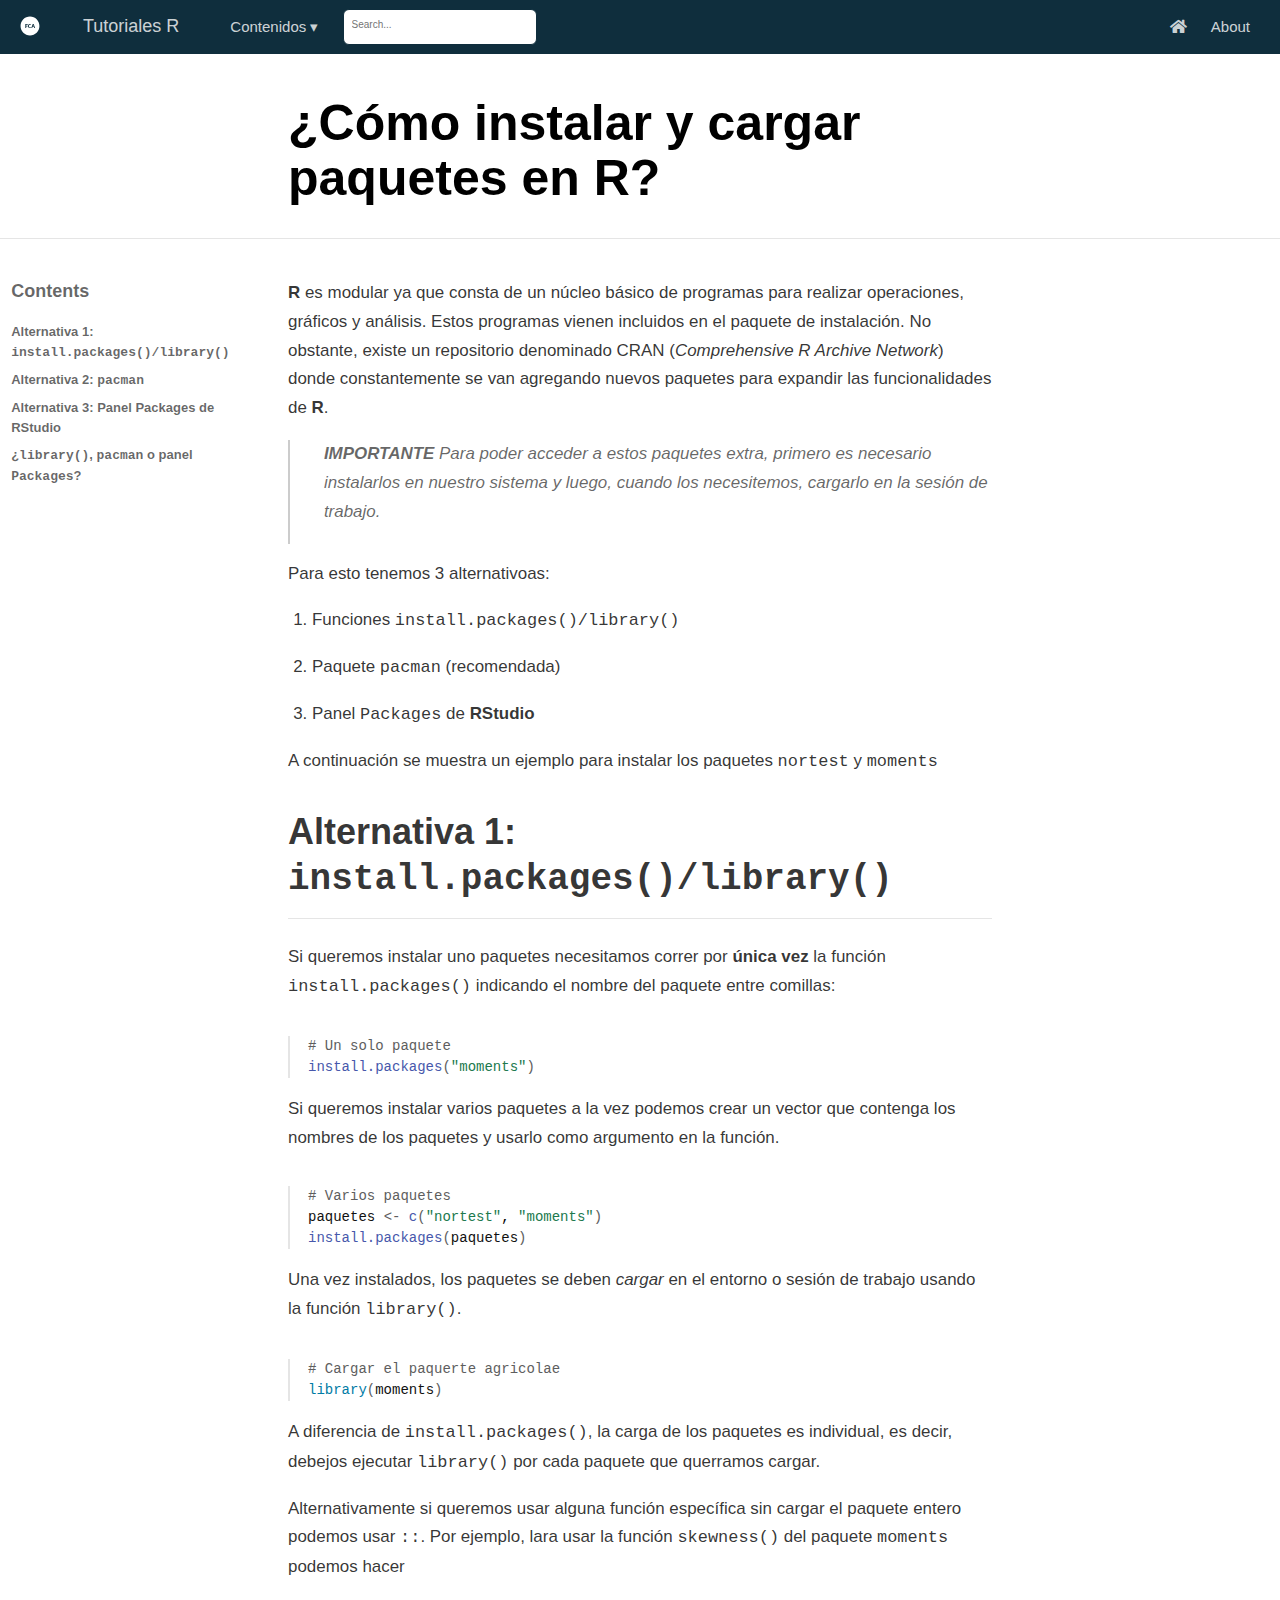
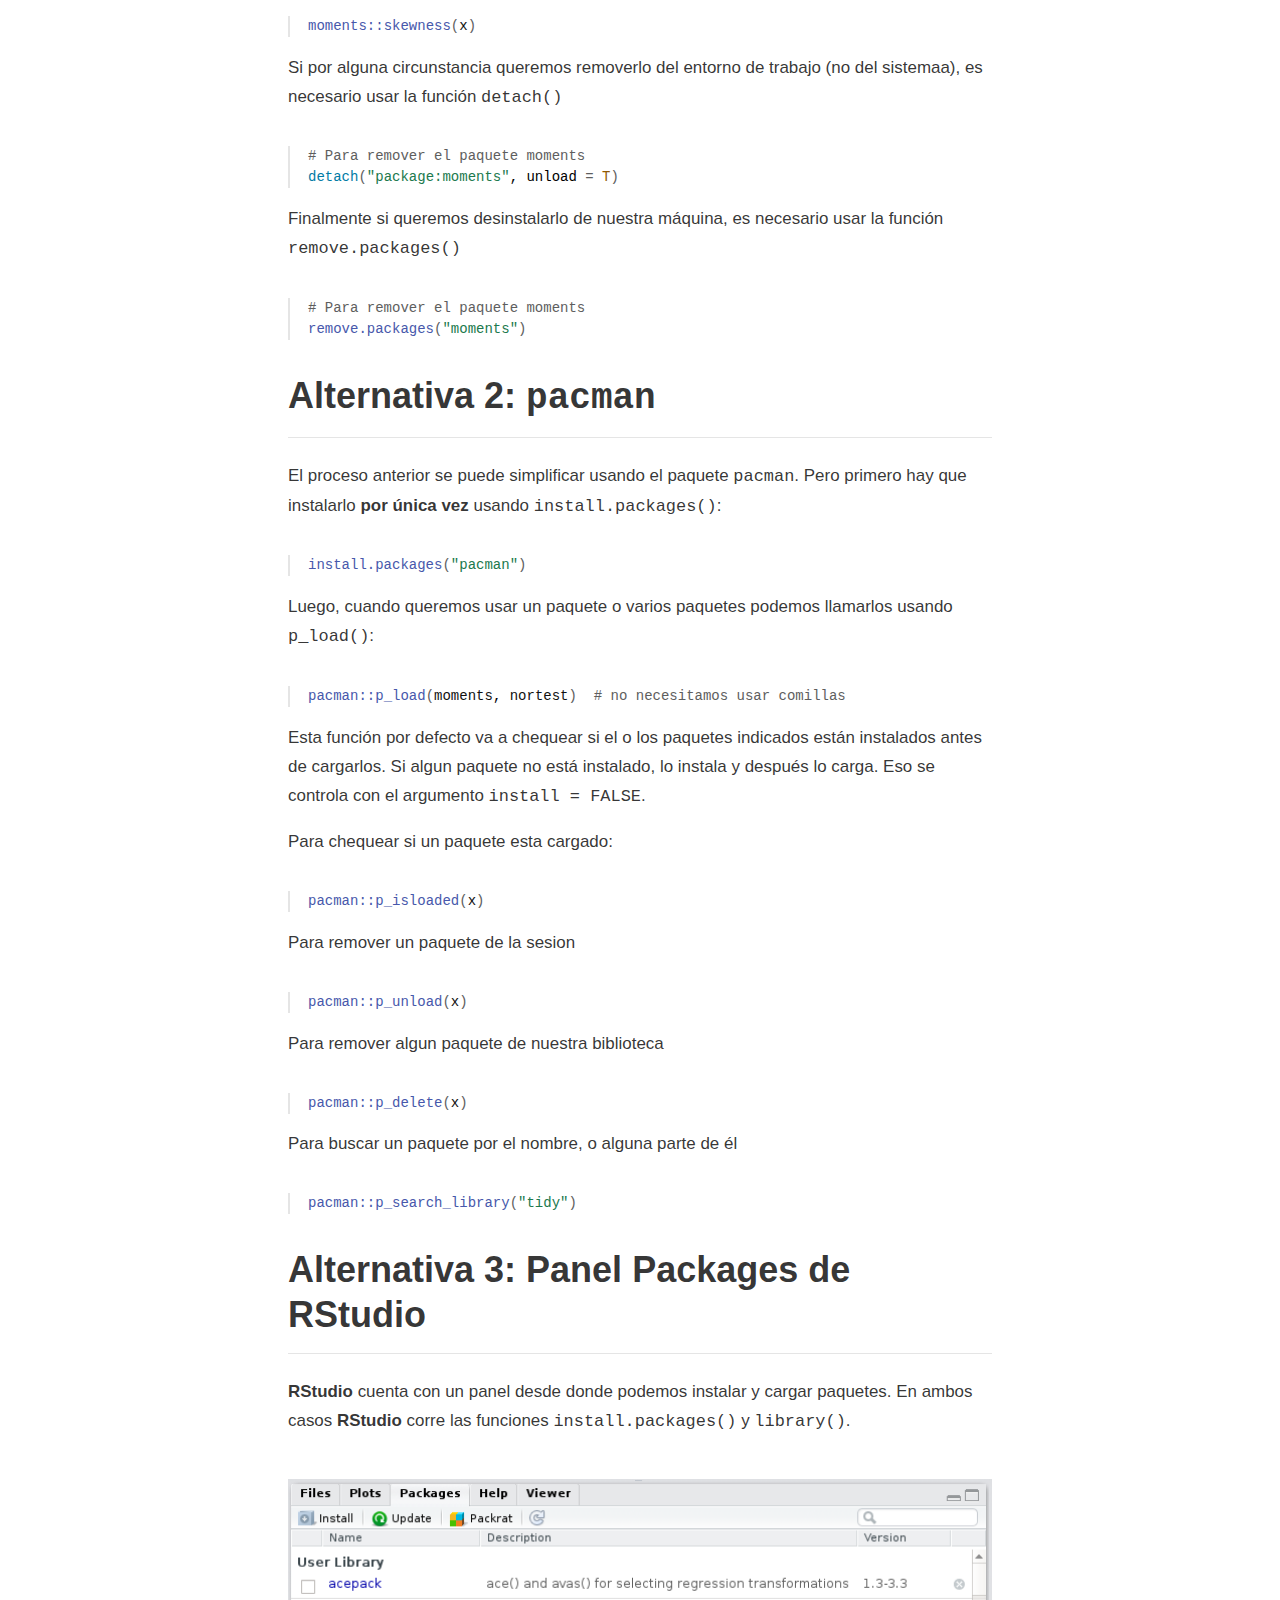
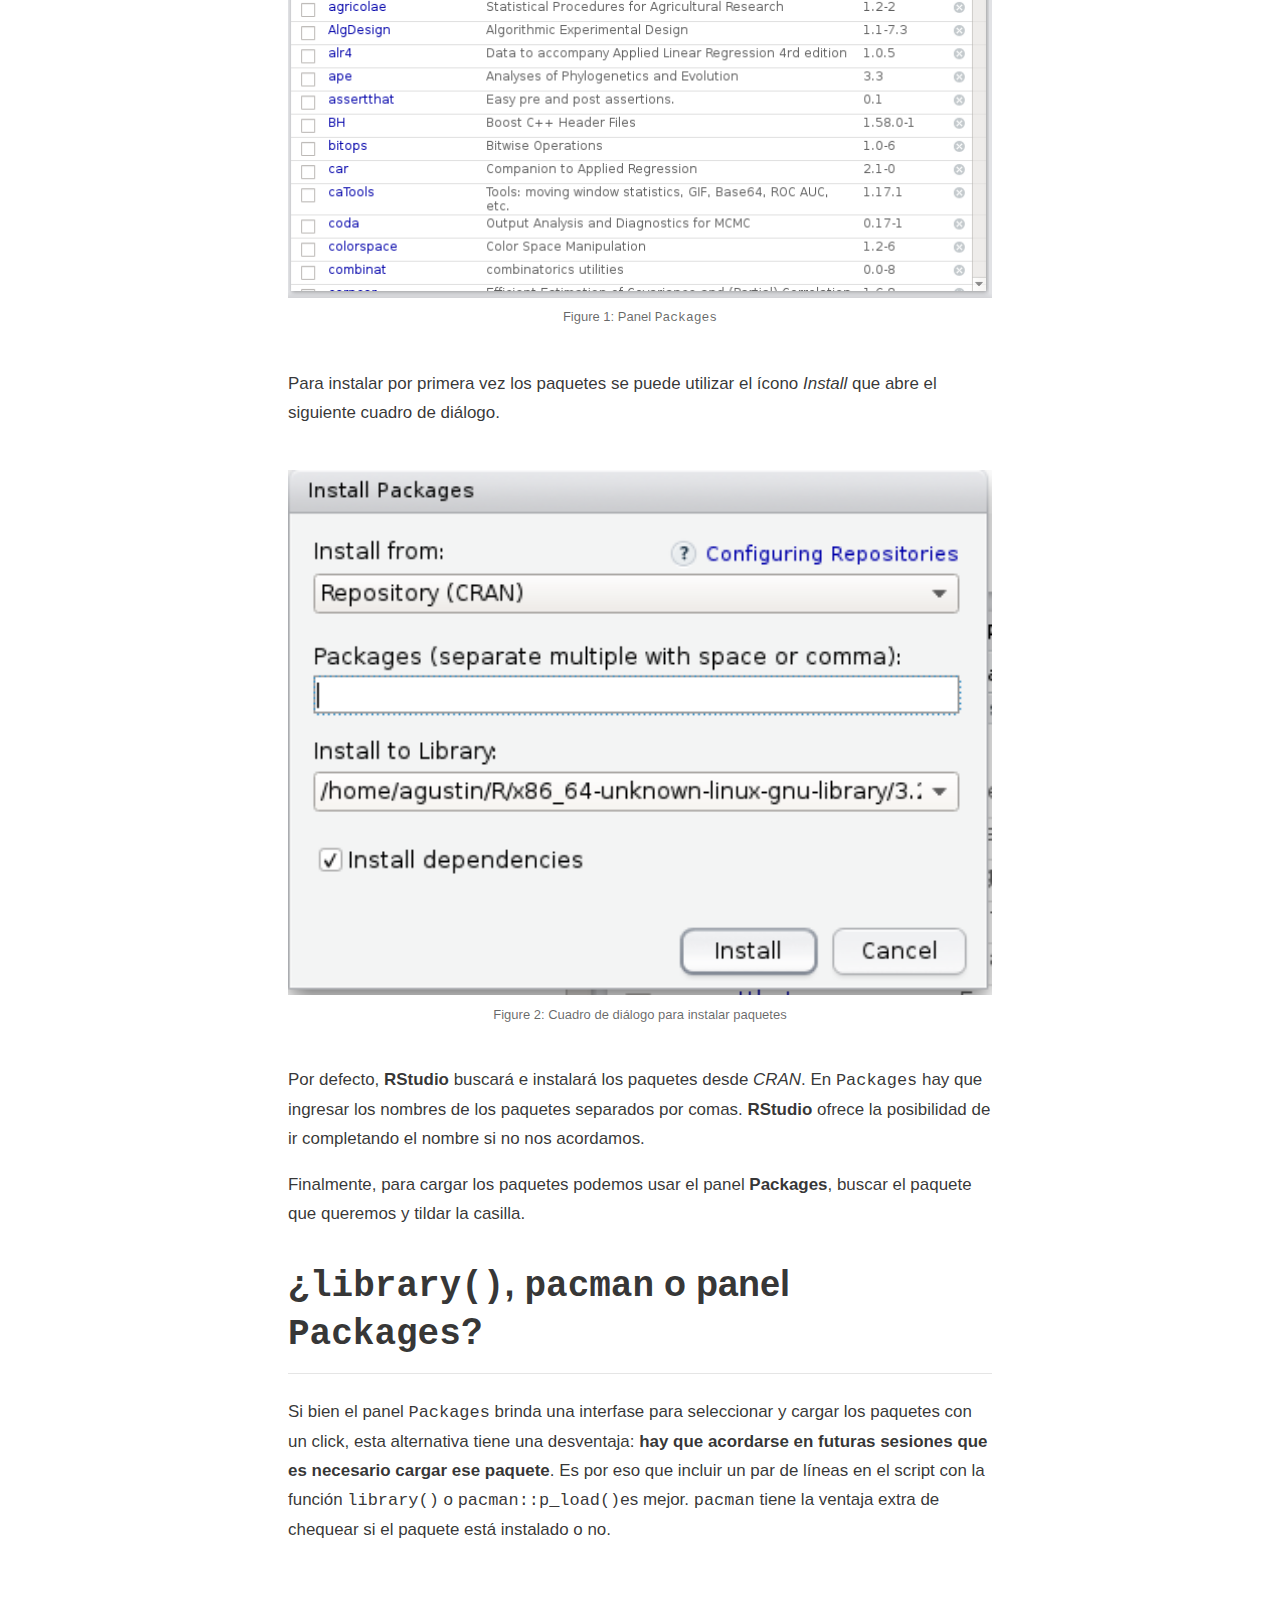
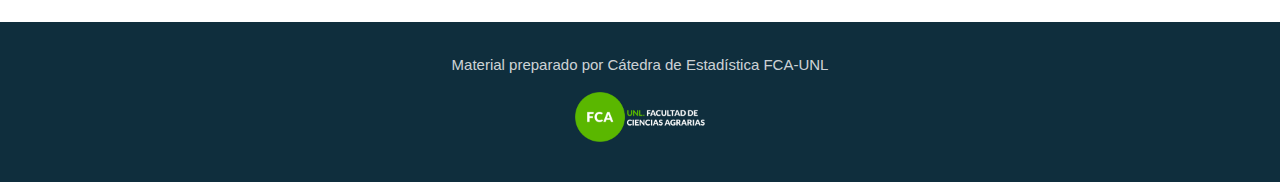
<file: docs/como_instalar_y_cargar_paquetes.html>
<!DOCTYPE html>

<html xmlns="http://www.w3.org/1999/xhtml" lang="" xml:lang="">

<head>
  <meta charset="utf-8"/>
  <meta name="viewport" content="width=device-width, initial-scale=1"/>
  <meta http-equiv="X-UA-Compatible" content="IE=Edge,chrome=1"/>
  <meta name="generator" content="distill" />

  <style type="text/css">
  /* Hide doc at startup (prevent jankiness while JS renders/transforms) */
  body {
    visibility: hidden;
  }
  </style>

 <!--radix_placeholder_import_source-->
 <!--/radix_placeholder_import_source-->

<style type="text/css">code{white-space: pre;}</style>
<style type="text/css" data-origin="pandoc">
pre > code.sourceCode { white-space: pre; position: relative; }
pre > code.sourceCode > span { display: inline-block; line-height: 1.25; }
pre > code.sourceCode > span:empty { height: 1.2em; }
.sourceCode { overflow: visible; }
code.sourceCode > span { color: inherit; text-decoration: inherit; }
div.sourceCode { margin: 1em 0; }
pre.sourceCode { margin: 0; }
@media screen {
div.sourceCode { overflow: auto; }
}
@media print {
pre > code.sourceCode { white-space: pre-wrap; }
pre > code.sourceCode > span { text-indent: -5em; padding-left: 5em; }
}
pre.numberSource code
  { counter-reset: source-line 0; }
pre.numberSource code > span
  { position: relative; left: -4em; counter-increment: source-line; }
pre.numberSource code > span > a:first-child::before
  { content: counter(source-line);
    position: relative; left: -1em; text-align: right; vertical-align: baseline;
    border: none; display: inline-block;
    -webkit-touch-callout: none; -webkit-user-select: none;
    -khtml-user-select: none; -moz-user-select: none;
    -ms-user-select: none; user-select: none;
    padding: 0 4px; width: 4em;
    color: #aaaaaa;
  }
pre.numberSource { margin-left: 3em; border-left: 1px solid #aaaaaa;  padding-left: 4px; }
div.sourceCode
  {   }
@media screen {
pre > code.sourceCode > span > a:first-child::before { text-decoration: underline; }
}
code span.al { color: #ad0000; } /* Alert */
code span.an { color: #5e5e5e; } /* Annotation */
code span.at { } /* Attribute */
code span.bn { color: #ad0000; } /* BaseN */
code span.bu { } /* BuiltIn */
code span.cf { color: #007ba5; } /* ControlFlow */
code span.ch { color: #20794d; } /* Char */
code span.cn { color: #8f5902; } /* Constant */
code span.co { color: #5e5e5e; } /* Comment */
code span.cv { color: #5e5e5e; font-style: italic; } /* CommentVar */
code span.do { color: #5e5e5e; font-style: italic; } /* Documentation */
code span.dt { color: #ad0000; } /* DataType */
code span.dv { color: #ad0000; } /* DecVal */
code span.er { color: #ad0000; } /* Error */
code span.ex { } /* Extension */
code span.fl { color: #ad0000; } /* Float */
code span.fu { color: #4758ab; } /* Function */
code span.im { } /* Import */
code span.in { color: #5e5e5e; } /* Information */
code span.kw { color: #007ba5; } /* Keyword */
code span.op { color: #5e5e5e; } /* Operator */
code span.ot { color: #007ba5; } /* Other */
code span.pp { color: #ad0000; } /* Preprocessor */
code span.sc { color: #5e5e5e; } /* SpecialChar */
code span.ss { color: #20794d; } /* SpecialString */
code span.st { color: #20794d; } /* String */
code span.va { color: #111111; } /* Variable */
code span.vs { color: #20794d; } /* VerbatimString */
code span.wa { color: #5e5e5e; font-style: italic; } /* Warning */
</style>


  <!--radix_placeholder_meta_tags-->
  <title>Tutoriales R: ¿Cómo instalar y cargar paquetes en R?</title>




  <!--  https://developers.facebook.com/docs/sharing/webmasters#markup -->
  <meta property="og:title" content="Tutoriales R: ¿Cómo instalar y cargar paquetes en R?"/>
  <meta property="og:type" content="article"/>
  <meta property="og:locale" content="en_US"/>
  <meta property="og:site_name" content="Tutoriales R"/>

  <!--  https://dev.twitter.com/cards/types/summary -->
  <meta property="twitter:card" content="summary"/>
  <meta property="twitter:title" content="Tutoriales R: ¿Cómo instalar y cargar paquetes en R?"/>

  <!--/radix_placeholder_meta_tags-->
  <!--radix_placeholder_rmarkdown_metadata-->

  <script type="text/json" id="radix-rmarkdown-metadata">
  {"type":"list","attributes":{"names":{"type":"character","attributes":{},"value":["title"]}},"value":[{"type":"character","attributes":{},"value":["¿Cómo instalar y cargar paquetes en R?"]}]}
  </script>
  <!--/radix_placeholder_rmarkdown_metadata-->
  <!--radix_placeholder_navigation_in_header-->
  <meta name="distill:offset" content=""/>

  <script type="application/javascript">

    window.headroom_prevent_pin = false;

    window.document.addEventListener("DOMContentLoaded", function (event) {

      // initialize headroom for banner
      var header = $('header').get(0);
      var headerHeight = header.offsetHeight;
      var headroom = new Headroom(header, {
        tolerance: 5,
        onPin : function() {
          if (window.headroom_prevent_pin) {
            window.headroom_prevent_pin = false;
            headroom.unpin();
          }
        }
      });
      headroom.init();
      if(window.location.hash)
        headroom.unpin();
      $(header).addClass('headroom--transition');

      // offset scroll location for banner on hash change
      // (see: https://github.com/WickyNilliams/headroom.js/issues/38)
      window.addEventListener("hashchange", function(event) {
        window.scrollTo(0, window.pageYOffset - (headerHeight + 25));
      });

      // responsive menu
      $('.distill-site-header').each(function(i, val) {
        var topnav = $(this);
        var toggle = topnav.find('.nav-toggle');
        toggle.on('click', function() {
          topnav.toggleClass('responsive');
        });
      });

      // nav dropdowns
      $('.nav-dropbtn').click(function(e) {
        $(this).next('.nav-dropdown-content').toggleClass('nav-dropdown-active');
        $(this).parent().siblings('.nav-dropdown')
           .children('.nav-dropdown-content').removeClass('nav-dropdown-active');
      });
      $("body").click(function(e){
        $('.nav-dropdown-content').removeClass('nav-dropdown-active');
      });
      $(".nav-dropdown").click(function(e){
        e.stopPropagation();
      });
    });
  </script>

  <style type="text/css">

  /* Theme (user-documented overrideables for nav appearance) */

  .distill-site-nav {
    color: rgba(255, 255, 255, 0.8);
    background-color: #0F2E3D;
    font-size: 15px;
    font-weight: 300;
  }

  .distill-site-nav a {
    color: inherit;
    text-decoration: none;
  }

  .distill-site-nav a:hover {
    color: white;
  }

  @media print {
    .distill-site-nav {
      display: none;
    }
  }

  .distill-site-header {

  }

  .distill-site-footer {

  }


  /* Site Header */

  .distill-site-header {
    width: 100%;
    box-sizing: border-box;
    z-index: 3;
  }

  .distill-site-header .nav-left {
    display: inline-block;
    margin-left: 8px;
  }

  @media screen and (max-width: 768px) {
    .distill-site-header .nav-left {
      margin-left: 0;
    }
  }


  .distill-site-header .nav-right {
    float: right;
    margin-right: 8px;
  }

  .distill-site-header a,
  .distill-site-header .title {
    display: inline-block;
    text-align: center;
    padding: 14px 10px 14px 10px;
  }

  .distill-site-header .title {
    font-size: 18px;
    min-width: 150px;
  }

  .distill-site-header .logo {
    padding: 0;
  }

  .distill-site-header .logo img {
    display: none;
    max-height: 20px;
    width: auto;
    margin-bottom: -4px;
  }

  .distill-site-header .nav-image img {
    max-height: 18px;
    width: auto;
    display: inline-block;
    margin-bottom: -3px;
  }



  @media screen and (min-width: 1000px) {
    .distill-site-header .logo img {
      display: inline-block;
    }
    .distill-site-header .nav-left {
      margin-left: 20px;
    }
    .distill-site-header .nav-right {
      margin-right: 20px;
    }
    .distill-site-header .title {
      padding-left: 12px;
    }
  }


  .distill-site-header .nav-toggle {
    display: none;
  }

  .nav-dropdown {
    display: inline-block;
    position: relative;
  }

  .nav-dropdown .nav-dropbtn {
    border: none;
    outline: none;
    color: rgba(255, 255, 255, 0.8);
    padding: 16px 10px;
    background-color: transparent;
    font-family: inherit;
    font-size: inherit;
    font-weight: inherit;
    margin: 0;
    margin-top: 1px;
    z-index: 2;
  }

  .nav-dropdown-content {
    display: none;
    position: absolute;
    background-color: white;
    min-width: 200px;
    border: 1px solid rgba(0,0,0,0.15);
    border-radius: 4px;
    box-shadow: 0px 8px 16px 0px rgba(0,0,0,0.1);
    z-index: 1;
    margin-top: 2px;
    white-space: nowrap;
    padding-top: 4px;
    padding-bottom: 4px;
  }

  .nav-dropdown-content hr {
    margin-top: 4px;
    margin-bottom: 4px;
    border: none;
    border-bottom: 1px solid rgba(0, 0, 0, 0.1);
  }

  .nav-dropdown-active {
    display: block;
  }

  .nav-dropdown-content a, .nav-dropdown-content .nav-dropdown-header {
    color: black;
    padding: 6px 24px;
    text-decoration: none;
    display: block;
    text-align: left;
  }

  .nav-dropdown-content .nav-dropdown-header {
    display: block;
    padding: 5px 24px;
    padding-bottom: 0;
    text-transform: uppercase;
    font-size: 14px;
    color: #999999;
    white-space: nowrap;
  }

  .nav-dropdown:hover .nav-dropbtn {
    color: white;
  }

  .nav-dropdown-content a:hover {
    background-color: #ddd;
    color: black;
  }

  .nav-right .nav-dropdown-content {
    margin-left: -45%;
    right: 0;
  }

  @media screen and (max-width: 768px) {
    .distill-site-header a, .distill-site-header .nav-dropdown  {display: none;}
    .distill-site-header a.nav-toggle {
      float: right;
      display: block;
    }
    .distill-site-header .title {
      margin-left: 0;
    }
    .distill-site-header .nav-right {
      margin-right: 0;
    }
    .distill-site-header {
      overflow: hidden;
    }
    .nav-right .nav-dropdown-content {
      margin-left: 0;
    }
  }


  @media screen and (max-width: 768px) {
    .distill-site-header.responsive {position: relative; min-height: 500px; }
    .distill-site-header.responsive a.nav-toggle {
      position: absolute;
      right: 0;
      top: 0;
    }
    .distill-site-header.responsive a,
    .distill-site-header.responsive .nav-dropdown {
      display: block;
      text-align: left;
    }
    .distill-site-header.responsive .nav-left,
    .distill-site-header.responsive .nav-right {
      width: 100%;
    }
    .distill-site-header.responsive .nav-dropdown {float: none;}
    .distill-site-header.responsive .nav-dropdown-content {position: relative;}
    .distill-site-header.responsive .nav-dropdown .nav-dropbtn {
      display: block;
      width: 100%;
      text-align: left;
    }
  }

  /* Site Footer */

  .distill-site-footer {
    width: 100%;
    overflow: hidden;
    box-sizing: border-box;
    z-index: 3;
    margin-top: 30px;
    padding-top: 30px;
    padding-bottom: 30px;
    text-align: center;
  }

  /* Headroom */

  d-title {
    padding-top: 6rem;
  }

  @media print {
    d-title {
      padding-top: 4rem;
    }
  }

  .headroom {
    z-index: 1000;
    position: fixed;
    top: 0;
    left: 0;
    right: 0;
  }

  .headroom--transition {
    transition: all .4s ease-in-out;
  }

  .headroom--unpinned {
    top: -100px;
  }

  .headroom--pinned {
    top: 0;
  }

  /* adjust viewport for navbar height */
  /* helps vertically center bootstrap (non-distill) content */
  .min-vh-100 {
    min-height: calc(100vh - 100px) !important;
  }

  </style>

  <script src="site_libs/jquery-3.6.0/jquery-3.6.0.min.js"></script>
  <link href="site_libs/font-awesome-5.1.0/css/all.css" rel="stylesheet"/>
  <link href="site_libs/font-awesome-5.1.0/css/v4-shims.css" rel="stylesheet"/>
  <script src="site_libs/headroom-0.9.4/headroom.min.js"></script>
  <script src="site_libs/autocomplete-0.37.1/autocomplete.min.js"></script>
  <script src="site_libs/fuse-6.4.1/fuse.min.js"></script>

  <script type="application/javascript">

  function getMeta(metaName) {
    var metas = document.getElementsByTagName('meta');
    for (let i = 0; i < metas.length; i++) {
      if (metas[i].getAttribute('name') === metaName) {
        return metas[i].getAttribute('content');
      }
    }
    return '';
  }

  function offsetURL(url) {
    var offset = getMeta('distill:offset');
    return offset ? offset + '/' + url : url;
  }

  function createFuseIndex() {

    // create fuse index
    var options = {
      keys: [
        { name: 'title', weight: 20 },
        { name: 'categories', weight: 15 },
        { name: 'description', weight: 10 },
        { name: 'contents', weight: 5 },
      ],
      ignoreLocation: true,
      threshold: 0
    };
    var fuse = new window.Fuse([], options);

    // fetch the main search.json
    return fetch(offsetURL('search.json'))
      .then(function(response) {
        if (response.status == 200) {
          return response.json().then(function(json) {
            // index main articles
            json.articles.forEach(function(article) {
              fuse.add(article);
            });
            // download collections and index their articles
            return Promise.all(json.collections.map(function(collection) {
              return fetch(offsetURL(collection)).then(function(response) {
                if (response.status === 200) {
                  return response.json().then(function(articles) {
                    articles.forEach(function(article) {
                      fuse.add(article);
                    });
                  })
                } else {
                  return Promise.reject(
                    new Error('Unexpected status from search index request: ' +
                              response.status)
                  );
                }
              });
            })).then(function() {
              return fuse;
            });
          });

        } else {
          return Promise.reject(
            new Error('Unexpected status from search index request: ' +
                        response.status)
          );
        }
      });
  }

  window.document.addEventListener("DOMContentLoaded", function (event) {

    // get search element (bail if we don't have one)
    var searchEl = window.document.getElementById('distill-search');
    if (!searchEl)
      return;

    createFuseIndex()
      .then(function(fuse) {

        // make search box visible
        searchEl.classList.remove('hidden');

        // initialize autocomplete
        var options = {
          autoselect: true,
          hint: false,
          minLength: 2,
        };
        window.autocomplete(searchEl, options, [{
          source: function(query, callback) {
            const searchOptions = {
              isCaseSensitive: false,
              shouldSort: true,
              minMatchCharLength: 2,
              limit: 10,
            };
            var results = fuse.search(query, searchOptions);
            callback(results
              .map(function(result) { return result.item; })
            );
          },
          templates: {
            suggestion: function(suggestion) {
              var img = suggestion.preview && Object.keys(suggestion.preview).length > 0
                ? `<img src="${offsetURL(suggestion.preview)}"</img>`
                : '';
              var html = `
                <div class="search-item">
                  <h3>${suggestion.title}</h3>
                  <div class="search-item-description">
                    ${suggestion.description || ''}
                  </div>
                  <div class="search-item-preview">
                    ${img}
                  </div>
                </div>
              `;
              return html;
            }
          }
        }]).on('autocomplete:selected', function(event, suggestion) {
          window.location.href = offsetURL(suggestion.path);
        });
        // remove inline display style on autocompleter (we want to
        // manage responsive display via css)
        $('.algolia-autocomplete').css("display", "");
      })
      .catch(function(error) {
        console.log(error);
      });

  });

  </script>

  <style type="text/css">

  .nav-search {
    font-size: x-small;
  }

  /* Algolioa Autocomplete */

  .algolia-autocomplete {
    display: inline-block;
    margin-left: 10px;
    vertical-align: sub;
    background-color: white;
    color: black;
    padding: 6px;
    padding-top: 8px;
    padding-bottom: 0;
    border-radius: 6px;
    border: 1px #0F2E3D solid;
    width: 180px;
  }


  @media screen and (max-width: 768px) {
    .distill-site-nav .algolia-autocomplete {
      display: none;
      visibility: hidden;
    }
    .distill-site-nav.responsive .algolia-autocomplete {
      display: inline-block;
      visibility: visible;
    }
    .distill-site-nav.responsive .algolia-autocomplete .aa-dropdown-menu {
      margin-left: 0;
      width: 400px;
      max-height: 400px;
    }
  }

  .algolia-autocomplete .aa-input, .algolia-autocomplete .aa-hint {
    width: 90%;
    outline: none;
    border: none;
  }

  .algolia-autocomplete .aa-hint {
    color: #999;
  }
  .algolia-autocomplete .aa-dropdown-menu {
    width: 550px;
    max-height: 70vh;
    overflow-x: visible;
    overflow-y: scroll;
    padding: 5px;
    margin-top: 3px;
    margin-left: -150px;
    background-color: #fff;
    border-radius: 5px;
    border: 1px solid #999;
    border-top: none;
  }

  .algolia-autocomplete .aa-dropdown-menu .aa-suggestion {
    cursor: pointer;
    padding: 5px 4px;
    border-bottom: 1px solid #eee;
  }

  .algolia-autocomplete .aa-dropdown-menu .aa-suggestion:last-of-type {
    border-bottom: none;
    margin-bottom: 2px;
  }

  .algolia-autocomplete .aa-dropdown-menu .aa-suggestion .search-item {
    overflow: hidden;
    font-size: 0.8em;
    line-height: 1.4em;
  }

  .algolia-autocomplete .aa-dropdown-menu .aa-suggestion .search-item h3 {
    font-size: 1rem;
    margin-block-start: 0;
    margin-block-end: 5px;
  }

  .algolia-autocomplete .aa-dropdown-menu .aa-suggestion .search-item-description {
    display: inline-block;
    overflow: hidden;
    height: 2.8em;
    width: 80%;
    margin-right: 4%;
  }

  .algolia-autocomplete .aa-dropdown-menu .aa-suggestion .search-item-preview {
    display: inline-block;
    width: 15%;
  }

  .algolia-autocomplete .aa-dropdown-menu .aa-suggestion .search-item-preview img {
    height: 3em;
    width: auto;
    display: none;
  }

  .algolia-autocomplete .aa-dropdown-menu .aa-suggestion .search-item-preview img[src] {
    display: initial;
  }

  .algolia-autocomplete .aa-dropdown-menu .aa-suggestion.aa-cursor {
    background-color: #eee;
  }
  .algolia-autocomplete .aa-dropdown-menu .aa-suggestion em {
    font-weight: bold;
    font-style: normal;
  }

  </style>


  <!--/radix_placeholder_navigation_in_header-->
  <!--radix_placeholder_distill-->

  <style type="text/css">

  body {
    background-color: white;
  }

  .pandoc-table {
    width: 100%;
  }

  .pandoc-table>caption {
    margin-bottom: 10px;
  }

  .pandoc-table th:not([align]) {
    text-align: left;
  }

  .pagedtable-footer {
    font-size: 15px;
  }

  d-byline .byline {
    grid-template-columns: 2fr 2fr;
  }

  d-byline .byline h3 {
    margin-block-start: 1.5em;
  }

  d-byline .byline .authors-affiliations h3 {
    margin-block-start: 0.5em;
  }

  .authors-affiliations .orcid-id {
    width: 16px;
    height:16px;
    margin-left: 4px;
    margin-right: 4px;
    vertical-align: middle;
    padding-bottom: 2px;
  }

  d-title .dt-tags {
    margin-top: 1em;
    grid-column: text;
  }

  .dt-tags .dt-tag {
    text-decoration: none;
    display: inline-block;
    color: rgba(0,0,0,0.6);
    padding: 0em 0.4em;
    margin-right: 0.5em;
    margin-bottom: 0.4em;
    font-size: 70%;
    border: 1px solid rgba(0,0,0,0.2);
    border-radius: 3px;
    text-transform: uppercase;
    font-weight: 500;
  }

  d-article table.gt_table td,
  d-article table.gt_table th {
    border-bottom: none;
  }

  .html-widget {
    margin-bottom: 2.0em;
  }

  .l-screen-inset {
    padding-right: 16px;
  }

  .l-screen .caption {
    margin-left: 10px;
  }

  .shaded {
    background: rgb(247, 247, 247);
    padding-top: 20px;
    padding-bottom: 20px;
    border-top: 1px solid rgba(0, 0, 0, 0.1);
    border-bottom: 1px solid rgba(0, 0, 0, 0.1);
  }

  .shaded .html-widget {
    margin-bottom: 0;
    border: 1px solid rgba(0, 0, 0, 0.1);
  }

  .shaded .shaded-content {
    background: white;
  }

  .text-output {
    margin-top: 0;
    line-height: 1.5em;
  }

  .hidden {
    display: none !important;
  }

  d-article {
    padding-top: 2.5rem;
    padding-bottom: 30px;
  }

  d-appendix {
    padding-top: 30px;
  }

  d-article>p>img {
    width: 100%;
  }

  d-article h2 {
    margin: 1rem 0 1.5rem 0;
  }

  d-article h3 {
    margin-top: 1.5rem;
  }

  d-article iframe {
    border: 1px solid rgba(0, 0, 0, 0.1);
    margin-bottom: 2.0em;
    width: 100%;
  }

  /* Tweak code blocks */

  d-article div.sourceCode code,
  d-article pre code {
    font-family: Consolas, Monaco, 'Andale Mono', 'Ubuntu Mono', monospace;
  }

  d-article pre,
  d-article div.sourceCode,
  d-article div.sourceCode pre {
    overflow: auto;
  }

  d-article div.sourceCode {
    background-color: white;
  }

  d-article div.sourceCode pre {
    padding-left: 10px;
    font-size: 12px;
    border-left: 2px solid rgba(0,0,0,0.1);
  }

  d-article pre {
    font-size: 12px;
    color: black;
    background: none;
    margin-top: 0;
    text-align: left;
    white-space: pre;
    word-spacing: normal;
    word-break: normal;
    word-wrap: normal;
    line-height: 1.5;

    -moz-tab-size: 4;
    -o-tab-size: 4;
    tab-size: 4;

    -webkit-hyphens: none;
    -moz-hyphens: none;
    -ms-hyphens: none;
    hyphens: none;
  }

  d-article pre a {
    border-bottom: none;
  }

  d-article pre a:hover {
    border-bottom: none;
    text-decoration: underline;
  }

  d-article details {
    grid-column: text;
    margin-bottom: 0.8em;
  }

  @media(min-width: 768px) {

  d-article pre,
  d-article div.sourceCode,
  d-article div.sourceCode pre {
    overflow: visible !important;
  }

  d-article div.sourceCode pre {
    padding-left: 18px;
    font-size: 14px;
  }

  d-article pre {
    font-size: 14px;
  }

  }

  figure img.external {
    background: white;
    border: 1px solid rgba(0, 0, 0, 0.1);
    box-shadow: 0 1px 8px rgba(0, 0, 0, 0.1);
    padding: 18px;
    box-sizing: border-box;
  }

  /* CSS for d-contents */

  .d-contents {
    grid-column: text;
    color: rgba(0,0,0,0.8);
    font-size: 0.9em;
    padding-bottom: 1em;
    margin-bottom: 1em;
    padding-bottom: 0.5em;
    margin-bottom: 1em;
    padding-left: 0.25em;
    justify-self: start;
  }

  @media(min-width: 1000px) {
    .d-contents.d-contents-float {
      height: 0;
      grid-column-start: 1;
      grid-column-end: 4;
      justify-self: center;
      padding-right: 3em;
      padding-left: 2em;
    }
  }

  .d-contents nav h3 {
    font-size: 18px;
    margin-top: 0;
    margin-bottom: 1em;
  }

  .d-contents li {
    list-style-type: none
  }

  .d-contents nav > ul {
    padding-left: 0;
  }

  .d-contents ul {
    padding-left: 1em
  }

  .d-contents nav ul li {
    margin-top: 0.6em;
    margin-bottom: 0.2em;
  }

  .d-contents nav a {
    font-size: 13px;
    border-bottom: none;
    text-decoration: none
    color: rgba(0, 0, 0, 0.8);
  }

  .d-contents nav a:hover {
    text-decoration: underline solid rgba(0, 0, 0, 0.6)
  }

  .d-contents nav > ul > li > a {
    font-weight: 600;
  }

  .d-contents nav > ul > li > ul {
    font-weight: inherit;
  }

  .d-contents nav > ul > li > ul > li {
    margin-top: 0.2em;
  }


  .d-contents nav ul {
    margin-top: 0;
    margin-bottom: 0.25em;
  }

  .d-article-with-toc h2:nth-child(2) {
    margin-top: 0;
  }


  /* Figure */

  .figure {
    position: relative;
    margin-bottom: 2.5em;
    margin-top: 1.5em;
  }

  .figure img {
    width: 100%;
  }

  .figure .caption {
    color: rgba(0, 0, 0, 0.6);
    font-size: 12px;
    line-height: 1.5em;
  }

  .figure img.external {
    background: white;
    border: 1px solid rgba(0, 0, 0, 0.1);
    box-shadow: 0 1px 8px rgba(0, 0, 0, 0.1);
    padding: 18px;
    box-sizing: border-box;
  }

  .figure .caption a {
    color: rgba(0, 0, 0, 0.6);
  }

  .figure .caption b,
  .figure .caption strong, {
    font-weight: 600;
    color: rgba(0, 0, 0, 1.0);
  }

  /* Citations */

  d-article .citation {
    color: inherit;
    cursor: inherit;
  }

  div.hanging-indent{
    margin-left: 1em; text-indent: -1em;
  }

  /* Citation hover box */

  .tippy-box[data-theme~=light-border] {
    background-color: rgba(250, 250, 250, 0.95);
  }

  .tippy-content > p {
    margin-bottom: 0;
    padding: 2px;
  }


  /* Tweak 1000px media break to show more text */

  @media(min-width: 1000px) {
    .base-grid,
    distill-header,
    d-title,
    d-abstract,
    d-article,
    d-appendix,
    distill-appendix,
    d-byline,
    d-footnote-list,
    d-citation-list,
    distill-footer {
      grid-template-columns: [screen-start] 1fr [page-start kicker-start] 80px [middle-start] 50px [text-start kicker-end] 65px 65px 65px 65px 65px 65px 65px 65px [text-end gutter-start] 65px [middle-end] 65px [page-end gutter-end] 1fr [screen-end];
      grid-column-gap: 16px;
    }

    .grid {
      grid-column-gap: 16px;
    }

    d-article {
      font-size: 1.06rem;
      line-height: 1.7em;
    }
    figure .caption, .figure .caption, figure figcaption {
      font-size: 13px;
    }
  }

  @media(min-width: 1180px) {
    .base-grid,
    distill-header,
    d-title,
    d-abstract,
    d-article,
    d-appendix,
    distill-appendix,
    d-byline,
    d-footnote-list,
    d-citation-list,
    distill-footer {
      grid-template-columns: [screen-start] 1fr [page-start kicker-start] 60px [middle-start] 60px [text-start kicker-end] 60px 60px 60px 60px 60px 60px 60px 60px [text-end gutter-start] 60px [middle-end] 60px [page-end gutter-end] 1fr [screen-end];
      grid-column-gap: 32px;
    }

    .grid {
      grid-column-gap: 32px;
    }
  }


  /* Get the citation styles for the appendix (not auto-injected on render since
     we do our own rendering of the citation appendix) */

  d-appendix .citation-appendix,
  .d-appendix .citation-appendix {
    font-size: 11px;
    line-height: 15px;
    border-left: 1px solid rgba(0, 0, 0, 0.1);
    padding-left: 18px;
    border: 1px solid rgba(0,0,0,0.1);
    background: rgba(0, 0, 0, 0.02);
    padding: 10px 18px;
    border-radius: 3px;
    color: rgba(150, 150, 150, 1);
    overflow: hidden;
    margin-top: -12px;
    white-space: pre-wrap;
    word-wrap: break-word;
  }

  /* Include appendix styles here so they can be overridden */

  d-appendix {
    contain: layout style;
    font-size: 0.8em;
    line-height: 1.7em;
    margin-top: 60px;
    margin-bottom: 0;
    border-top: 1px solid rgba(0, 0, 0, 0.1);
    color: rgba(0,0,0,0.5);
    padding-top: 60px;
    padding-bottom: 48px;
  }

  d-appendix h3 {
    grid-column: page-start / text-start;
    font-size: 15px;
    font-weight: 500;
    margin-top: 1em;
    margin-bottom: 0;
    color: rgba(0,0,0,0.65);
  }

  d-appendix h3 + * {
    margin-top: 1em;
  }

  d-appendix ol {
    padding: 0 0 0 15px;
  }

  @media (min-width: 768px) {
    d-appendix ol {
      padding: 0 0 0 30px;
      margin-left: -30px;
    }
  }

  d-appendix li {
    margin-bottom: 1em;
  }

  d-appendix a {
    color: rgba(0, 0, 0, 0.6);
  }

  d-appendix > * {
    grid-column: text;
  }

  d-appendix > d-footnote-list,
  d-appendix > d-citation-list,
  d-appendix > distill-appendix {
    grid-column: screen;
  }

  /* Include footnote styles here so they can be overridden */

  d-footnote-list {
    contain: layout style;
  }

  d-footnote-list > * {
    grid-column: text;
  }

  d-footnote-list a.footnote-backlink {
    color: rgba(0,0,0,0.3);
    padding-left: 0.5em;
  }



  /* Anchor.js */

  .anchorjs-link {
    /*transition: all .25s linear; */
    text-decoration: none;
    border-bottom: none;
  }
  *:hover > .anchorjs-link {
    margin-left: -1.125em !important;
    text-decoration: none;
    border-bottom: none;
  }

  /* Social footer */

  .social_footer {
    margin-top: 30px;
    margin-bottom: 0;
    color: rgba(0,0,0,0.67);
  }

  .disqus-comments {
    margin-right: 30px;
  }

  .disqus-comment-count {
    border-bottom: 1px solid rgba(0, 0, 0, 0.4);
    cursor: pointer;
  }

  #disqus_thread {
    margin-top: 30px;
  }

  .article-sharing a {
    border-bottom: none;
    margin-right: 8px;
  }

  .article-sharing a:hover {
    border-bottom: none;
  }

  .sidebar-section.subscribe {
    font-size: 12px;
    line-height: 1.6em;
  }

  .subscribe p {
    margin-bottom: 0.5em;
  }


  .article-footer .subscribe {
    font-size: 15px;
    margin-top: 45px;
  }


  .sidebar-section.custom {
    font-size: 12px;
    line-height: 1.6em;
  }

  .custom p {
    margin-bottom: 0.5em;
  }

  /* Styles for listing layout (hide title) */
  .layout-listing d-title, .layout-listing .d-title {
    display: none;
  }

  /* Styles for posts lists (not auto-injected) */


  .posts-with-sidebar {
    padding-left: 45px;
    padding-right: 45px;
  }

  .posts-list .description h2,
  .posts-list .description p {
    font-family: -apple-system, BlinkMacSystemFont, "Segoe UI", Roboto, Oxygen, Ubuntu, Cantarell, "Fira Sans", "Droid Sans", "Helvetica Neue", Arial, sans-serif;
  }

  .posts-list .description h2 {
    font-weight: 700;
    border-bottom: none;
    padding-bottom: 0;
  }

  .posts-list h2.post-tag {
    border-bottom: 1px solid rgba(0, 0, 0, 0.2);
    padding-bottom: 12px;
  }
  .posts-list {
    margin-top: 60px;
    margin-bottom: 24px;
  }

  .posts-list .post-preview {
    text-decoration: none;
    overflow: hidden;
    display: block;
    border-bottom: 1px solid rgba(0, 0, 0, 0.1);
    padding: 24px 0;
  }

  .post-preview-last {
    border-bottom: none !important;
  }

  .posts-list .posts-list-caption {
    grid-column: screen;
    font-weight: 400;
  }

  .posts-list .post-preview h2 {
    margin: 0 0 6px 0;
    line-height: 1.2em;
    font-style: normal;
    font-size: 24px;
  }

  .posts-list .post-preview p {
    margin: 0 0 12px 0;
    line-height: 1.4em;
    font-size: 16px;
  }

  .posts-list .post-preview .thumbnail {
    box-sizing: border-box;
    margin-bottom: 24px;
    position: relative;
    max-width: 500px;
  }
  .posts-list .post-preview img {
    width: 100%;
    display: block;
  }

  .posts-list .metadata {
    font-size: 12px;
    line-height: 1.4em;
    margin-bottom: 18px;
  }

  .posts-list .metadata > * {
    display: inline-block;
  }

  .posts-list .metadata .publishedDate {
    margin-right: 2em;
  }

  .posts-list .metadata .dt-authors {
    display: block;
    margin-top: 0.3em;
    margin-right: 2em;
  }

  .posts-list .dt-tags {
    display: block;
    line-height: 1em;
  }

  .posts-list .dt-tags .dt-tag {
    display: inline-block;
    color: rgba(0,0,0,0.6);
    padding: 0.3em 0.4em;
    margin-right: 0.2em;
    margin-bottom: 0.4em;
    font-size: 60%;
    border: 1px solid rgba(0,0,0,0.2);
    border-radius: 3px;
    text-transform: uppercase;
    font-weight: 500;
  }

  .posts-list img {
    opacity: 1;
  }

  .posts-list img[data-src] {
    opacity: 0;
  }

  .posts-more {
    clear: both;
  }


  .posts-sidebar {
    font-size: 16px;
  }

  .posts-sidebar h3 {
    font-size: 16px;
    margin-top: 0;
    margin-bottom: 0.5em;
    font-weight: 400;
    text-transform: uppercase;
  }

  .sidebar-section {
    margin-bottom: 30px;
  }

  .categories ul {
    list-style-type: none;
    margin: 0;
    padding: 0;
  }

  .categories li {
    color: rgba(0, 0, 0, 0.8);
    margin-bottom: 0;
  }

  .categories li>a {
    border-bottom: none;
  }

  .categories li>a:hover {
    border-bottom: 1px solid rgba(0, 0, 0, 0.4);
  }

  .categories .active {
    font-weight: 600;
  }

  .categories .category-count {
    color: rgba(0, 0, 0, 0.4);
  }


  @media(min-width: 768px) {
    .posts-list .post-preview h2 {
      font-size: 26px;
    }
    .posts-list .post-preview .thumbnail {
      float: right;
      width: 30%;
      margin-bottom: 0;
    }
    .posts-list .post-preview .description {
      float: left;
      width: 45%;
    }
    .posts-list .post-preview .metadata {
      float: left;
      width: 20%;
      margin-top: 8px;
    }
    .posts-list .post-preview p {
      margin: 0 0 12px 0;
      line-height: 1.5em;
      font-size: 16px;
    }
    .posts-with-sidebar .posts-list {
      float: left;
      width: 75%;
    }
    .posts-with-sidebar .posts-sidebar {
      float: right;
      width: 20%;
      margin-top: 60px;
      padding-top: 24px;
      padding-bottom: 24px;
    }
  }


  /* Improve display for browsers without grid (IE/Edge <= 15) */

  .downlevel {
    line-height: 1.6em;
    font-family: -apple-system, BlinkMacSystemFont, "Segoe UI", Roboto, Oxygen, Ubuntu, Cantarell, "Fira Sans", "Droid Sans", "Helvetica Neue", Arial, sans-serif;
    margin: 0;
  }

  .downlevel .d-title {
    padding-top: 6rem;
    padding-bottom: 1.5rem;
  }

  .downlevel .d-title h1 {
    font-size: 50px;
    font-weight: 700;
    line-height: 1.1em;
    margin: 0 0 0.5rem;
  }

  .downlevel .d-title p {
    font-weight: 300;
    font-size: 1.2rem;
    line-height: 1.55em;
    margin-top: 0;
  }

  .downlevel .d-byline {
    padding-top: 0.8em;
    padding-bottom: 0.8em;
    font-size: 0.8rem;
    line-height: 1.8em;
  }

  .downlevel .section-separator {
    border: none;
    border-top: 1px solid rgba(0, 0, 0, 0.1);
  }

  .downlevel .d-article {
    font-size: 1.06rem;
    line-height: 1.7em;
    padding-top: 1rem;
    padding-bottom: 2rem;
  }


  .downlevel .d-appendix {
    padding-left: 0;
    padding-right: 0;
    max-width: none;
    font-size: 0.8em;
    line-height: 1.7em;
    margin-bottom: 0;
    color: rgba(0,0,0,0.5);
    padding-top: 40px;
    padding-bottom: 48px;
  }

  .downlevel .footnotes ol {
    padding-left: 13px;
  }

  .downlevel .base-grid,
  .downlevel .distill-header,
  .downlevel .d-title,
  .downlevel .d-abstract,
  .downlevel .d-article,
  .downlevel .d-appendix,
  .downlevel .distill-appendix,
  .downlevel .d-byline,
  .downlevel .d-footnote-list,
  .downlevel .d-citation-list,
  .downlevel .distill-footer,
  .downlevel .appendix-bottom,
  .downlevel .posts-container {
    padding-left: 40px;
    padding-right: 40px;
  }

  @media(min-width: 768px) {
    .downlevel .base-grid,
    .downlevel .distill-header,
    .downlevel .d-title,
    .downlevel .d-abstract,
    .downlevel .d-article,
    .downlevel .d-appendix,
    .downlevel .distill-appendix,
    .downlevel .d-byline,
    .downlevel .d-footnote-list,
    .downlevel .d-citation-list,
    .downlevel .distill-footer,
    .downlevel .appendix-bottom,
    .downlevel .posts-container {
    padding-left: 150px;
    padding-right: 150px;
    max-width: 900px;
  }
  }

  .downlevel pre code {
    display: block;
    border-left: 2px solid rgba(0, 0, 0, .1);
    padding: 0 0 0 20px;
    font-size: 14px;
  }

  .downlevel code, .downlevel pre {
    color: black;
    background: none;
    font-family: Consolas, Monaco, 'Andale Mono', 'Ubuntu Mono', monospace;
    text-align: left;
    white-space: pre;
    word-spacing: normal;
    word-break: normal;
    word-wrap: normal;
    line-height: 1.5;

    -moz-tab-size: 4;
    -o-tab-size: 4;
    tab-size: 4;

    -webkit-hyphens: none;
    -moz-hyphens: none;
    -ms-hyphens: none;
    hyphens: none;
  }

  .downlevel .posts-list .post-preview {
    color: inherit;
  }



  </style>

  <script type="application/javascript">

  function is_downlevel_browser() {
    if (bowser.isUnsupportedBrowser({ msie: "12", msedge: "16"},
                                   window.navigator.userAgent)) {
      return true;
    } else {
      return window.load_distill_framework === undefined;
    }
  }

  // show body when load is complete
  function on_load_complete() {

    // add anchors
    if (window.anchors) {
      window.anchors.options.placement = 'left';
      window.anchors.add('d-article > h2, d-article > h3, d-article > h4, d-article > h5');
    }


    // set body to visible
    document.body.style.visibility = 'visible';

    // force redraw for leaflet widgets
    if (window.HTMLWidgets) {
      var maps = window.HTMLWidgets.findAll(".leaflet");
      $.each(maps, function(i, el) {
        var map = this.getMap();
        map.invalidateSize();
        map.eachLayer(function(layer) {
          if (layer instanceof L.TileLayer)
            layer.redraw();
        });
      });
    }

    // trigger 'shown' so htmlwidgets resize
    $('d-article').trigger('shown');
  }

  function init_distill() {

    init_common();

    // create front matter
    var front_matter = $('<d-front-matter></d-front-matter>');
    $('#distill-front-matter').wrap(front_matter);

    // create d-title
    $('.d-title').changeElementType('d-title');

    // create d-byline
    var byline = $('<d-byline></d-byline>');
    $('.d-byline').replaceWith(byline);

    // create d-article
    var article = $('<d-article></d-article>');
    $('.d-article').wrap(article).children().unwrap();

    // move posts container into article
    $('.posts-container').appendTo($('d-article'));

    // create d-appendix
    $('.d-appendix').changeElementType('d-appendix');

    // flag indicating that we have appendix items
    var appendix = $('.appendix-bottom').children('h3').length > 0;

    // replace footnotes with <d-footnote>
    $('.footnote-ref').each(function(i, val) {
      appendix = true;
      var href = $(this).attr('href');
      var id = href.replace('#', '');
      var fn = $('#' + id);
      var fn_p = $('#' + id + '>p');
      fn_p.find('.footnote-back').remove();
      var text = fn_p.html();
      var dtfn = $('<d-footnote></d-footnote>');
      dtfn.html(text);
      $(this).replaceWith(dtfn);
    });
    // remove footnotes
    $('.footnotes').remove();

    // move refs into #references-listing
    $('#references-listing').replaceWith($('#refs'));

    $('h1.appendix, h2.appendix').each(function(i, val) {
      $(this).changeElementType('h3');
    });
    $('h3.appendix').each(function(i, val) {
      var id = $(this).attr('id');
      $('.d-contents a[href="#' + id + '"]').parent().remove();
      appendix = true;
      $(this).nextUntil($('h1, h2, h3')).addBack().appendTo($('d-appendix'));
    });

    // show d-appendix if we have appendix content
    $("d-appendix").css('display', appendix ? 'grid' : 'none');

    // localize layout chunks to just output
    $('.layout-chunk').each(function(i, val) {

      // capture layout
      var layout = $(this).attr('data-layout');

      // apply layout to markdown level block elements
      var elements = $(this).children().not('details, div.sourceCode, pre, script');
      elements.each(function(i, el) {
        var layout_div = $('<div class="' + layout + '"></div>');
        if (layout_div.hasClass('shaded')) {
          var shaded_content = $('<div class="shaded-content"></div>');
          $(this).wrap(shaded_content);
          $(this).parent().wrap(layout_div);
        } else {
          $(this).wrap(layout_div);
        }
      });


      // unwrap the layout-chunk div
      $(this).children().unwrap();
    });

    // remove code block used to force  highlighting css
    $('.distill-force-highlighting-css').parent().remove();

    // remove empty line numbers inserted by pandoc when using a
    // custom syntax highlighting theme
    $('code.sourceCode a:empty').remove();

    // load distill framework
    load_distill_framework();

    // wait for window.distillRunlevel == 4 to do post processing
    function distill_post_process() {

      if (!window.distillRunlevel || window.distillRunlevel < 4)
        return;

      // hide author/affiliations entirely if we have no authors
      var front_matter = JSON.parse($("#distill-front-matter").html());
      var have_authors = front_matter.authors && front_matter.authors.length > 0;
      if (!have_authors)
        $('d-byline').addClass('hidden');

      // article with toc class
      $('.d-contents').parent().addClass('d-article-with-toc');

      // strip links that point to #
      $('.authors-affiliations').find('a[href="#"]').removeAttr('href');

      // add orcid ids
      $('.authors-affiliations').find('.author').each(function(i, el) {
        var orcid_id = front_matter.authors[i].orcidID;
        if (orcid_id) {
          var a = $('<a></a>');
          a.attr('href', 'https://orcid.org/' + orcid_id);
          var img = $('<img></img>');
          img.addClass('orcid-id');
          img.attr('alt', 'ORCID ID');
          img.attr('src','[data-uri]');
          a.append(img);
          $(this).append(a);
        }
      });

      // hide elements of author/affiliations grid that have no value
      function hide_byline_column(caption) {
        $('d-byline').find('h3:contains("' + caption + '")').parent().css('visibility', 'hidden');
      }

      // affiliations
      var have_affiliations = false;
      for (var i = 0; i<front_matter.authors.length; ++i) {
        var author = front_matter.authors[i];
        if (author.affiliation !== "&nbsp;") {
          have_affiliations = true;
          break;
        }
      }
      if (!have_affiliations)
        $('d-byline').find('h3:contains("Affiliations")').css('visibility', 'hidden');

      // published date
      if (!front_matter.publishedDate)
        hide_byline_column("Published");

      // document object identifier
      var doi = $('d-byline').find('h3:contains("DOI")');
      var doi_p = doi.next().empty();
      if (!front_matter.doi) {
        // if we have a citation and valid citationText then link to that
        if ($('#citation').length > 0 && front_matter.citationText) {
          doi.html('Citation');
          $('<a href="#citation"></a>')
            .text(front_matter.citationText)
            .appendTo(doi_p);
        } else {
          hide_byline_column("DOI");
        }
      } else {
        $('<a></a>')
           .attr('href', "https://doi.org/" + front_matter.doi)
           .html(front_matter.doi)
           .appendTo(doi_p);
      }

       // change plural form of authors/affiliations
      if (front_matter.authors.length === 1) {
        var grid = $('.authors-affiliations');
        grid.children('h3:contains("Authors")').text('Author');
        grid.children('h3:contains("Affiliations")').text('Affiliation');
      }

      // remove d-appendix and d-footnote-list local styles
      $('d-appendix > style:first-child').remove();
      $('d-footnote-list > style:first-child').remove();

      // move appendix-bottom entries to the bottom
      $('.appendix-bottom').appendTo('d-appendix').children().unwrap();
      $('.appendix-bottom').remove();

      // hoverable references
      $('span.citation[data-cites]').each(function() {
        var refs = $(this).attr('data-cites').split(" ");
        var refHtml = refs.map(function(ref) {
          return "<p>" + $('#ref-' + ref).html() + "</p>";
        }).join("\n");
        window.tippy(this, {
          allowHTML: true,
          content: refHtml,
          maxWidth: 500,
          interactive: true,
          interactiveBorder: 10,
          theme: 'light-border',
          placement: 'bottom-start'
        });
      });

      // clear polling timer
      clearInterval(tid);

      // show body now that everything is ready
      on_load_complete();
    }

    var tid = setInterval(distill_post_process, 50);
    distill_post_process();

  }

  function init_downlevel() {

    init_common();

     // insert hr after d-title
    $('.d-title').after($('<hr class="section-separator"/>'));

    // check if we have authors
    var front_matter = JSON.parse($("#distill-front-matter").html());
    var have_authors = front_matter.authors && front_matter.authors.length > 0;

    // manage byline/border
    if (!have_authors)
      $('.d-byline').remove();
    $('.d-byline').after($('<hr class="section-separator"/>'));
    $('.d-byline a').remove();

    // remove toc
    $('.d-contents').remove();

    // move appendix elements
    $('h1.appendix, h2.appendix').each(function(i, val) {
      $(this).changeElementType('h3');
    });
    $('h3.appendix').each(function(i, val) {
      $(this).nextUntil($('h1, h2, h3')).addBack().appendTo($('.d-appendix'));
    });


    // inject headers into references and footnotes
    var refs_header = $('<h3></h3>');
    refs_header.text('References');
    $('#refs').prepend(refs_header);

    var footnotes_header = $('<h3></h3');
    footnotes_header.text('Footnotes');
    $('.footnotes').children('hr').first().replaceWith(footnotes_header);

    // move appendix-bottom entries to the bottom
    $('.appendix-bottom').appendTo('.d-appendix').children().unwrap();
    $('.appendix-bottom').remove();

    // remove appendix if it's empty
    if ($('.d-appendix').children().length === 0)
      $('.d-appendix').remove();

    // prepend separator above appendix
    $('.d-appendix').before($('<hr class="section-separator" style="clear: both"/>'));

    // trim code
    $('pre>code').each(function(i, val) {
      $(this).html($.trim($(this).html()));
    });

    // move posts-container right before article
    $('.posts-container').insertBefore($('.d-article'));

    $('body').addClass('downlevel');

    on_load_complete();
  }


  function init_common() {

    // jquery plugin to change element types
    (function($) {
      $.fn.changeElementType = function(newType) {
        var attrs = {};

        $.each(this[0].attributes, function(idx, attr) {
          attrs[attr.nodeName] = attr.nodeValue;
        });

        this.replaceWith(function() {
          return $("<" + newType + "/>", attrs).append($(this).contents());
        });
      };
    })(jQuery);

    // prevent underline for linked images
    $('a > img').parent().css({'border-bottom' : 'none'});

    // mark non-body figures created by knitr chunks as 100% width
    $('.layout-chunk').each(function(i, val) {
      var figures = $(this).find('img, .html-widget');
      if ($(this).attr('data-layout') !== "l-body") {
        figures.css('width', '100%');
      } else {
        figures.css('max-width', '100%');
        figures.filter("[width]").each(function(i, val) {
          var fig = $(this);
          fig.css('width', fig.attr('width') + 'px');
        });

      }
    });

    // auto-append index.html to post-preview links in file: protocol
    // and in rstudio ide preview
    $('.post-preview').each(function(i, val) {
      if (window.location.protocol === "file:")
        $(this).attr('href', $(this).attr('href') + "index.html");
    });

    // get rid of index.html references in header
    if (window.location.protocol !== "file:") {
      $('.distill-site-header a[href]').each(function(i,val) {
        $(this).attr('href', $(this).attr('href').replace("index.html", "./"));
      });
    }

    // add class to pandoc style tables
    $('tr.header').parent('thead').parent('table').addClass('pandoc-table');
    $('.kable-table').children('table').addClass('pandoc-table');

    // add figcaption style to table captions
    $('caption').parent('table').addClass("figcaption");

    // initialize posts list
    if (window.init_posts_list)
      window.init_posts_list();

    // implmement disqus comment link
    $('.disqus-comment-count').click(function() {
      window.headroom_prevent_pin = true;
      $('#disqus_thread').toggleClass('hidden');
      if (!$('#disqus_thread').hasClass('hidden')) {
        var offset = $(this).offset();
        $(window).resize();
        $('html, body').animate({
          scrollTop: offset.top - 35
        });
      }
    });
  }

  document.addEventListener('DOMContentLoaded', function() {
    if (is_downlevel_browser())
      init_downlevel();
    else
      window.addEventListener('WebComponentsReady', init_distill);
  });

  </script>

  <!--/radix_placeholder_distill-->
  <script src="site_libs/header-attrs-2.14/header-attrs.js"></script>
  <script src="site_libs/popper-2.6.0/popper.min.js"></script>
  <link href="site_libs/tippy-6.2.7/tippy.css" rel="stylesheet" />
  <link href="site_libs/tippy-6.2.7/tippy-light-border.css" rel="stylesheet" />
  <script src="site_libs/tippy-6.2.7/tippy.umd.min.js"></script>
  <script src="site_libs/anchor-4.2.2/anchor.min.js"></script>
  <script src="site_libs/bowser-1.9.3/bowser.min.js"></script>
  <script src="site_libs/webcomponents-2.0.0/webcomponents.js"></script>
  <script src="site_libs/distill-2.2.21/template.v2.js"></script>
  <!--radix_placeholder_site_in_header-->
  <!--/radix_placeholder_site_in_header-->


</head>

<body>

<!--radix_placeholder_front_matter-->

<script id="distill-front-matter" type="text/json">
{"title":"¿Cómo instalar y cargar paquetes en R?","authors":[]}
</script>

<!--/radix_placeholder_front_matter-->
<!--radix_placeholder_navigation_before_body-->
<header class="header header--fixed" role="banner">
<nav class="distill-site-nav distill-site-header">
<div class="nav-left">
<a class="logo">
<img src="assets/logo_webFCA.svg" alt="Logo"/>
</a>
<a href="index.html" class="title">Tutoriales R</a>
<div class="nav-dropdown">
<button class="nav-dropbtn">
Contenidos
 
<span class="down-arrow">&#x25BE;</span>
</button>
<div class="nav-dropdown-content">
<a href="como_instalar_R_Rstudio.html">¿Cómo instalar R y RStudio?</a>
<a href="primera_sesion.html">¿Cómo se usa RStudio?</a>
<a href="R_basico.html">¿Cómo es el lenguaje R?</a>
<a href="como_crear_proyecto_rstudio.html">¿Cómo crear un proyecto en Rstudio?</a>
<a href="como_instalar_y_cargar_paquetes.html">¿Cómo instalar y cargar paquetes?</a>
<a href="como_importar_datos_en_R.html">¿Cómo importar datos en R?</a>
<a href="introduccion_a_dplyr.html">¿Cómo manipular datos con `dplyr`?</a>
<a href="introduccion_a_ggplot2.html">¿Cómo visualizar datos con `ggplot2`?</a>
</div>
</div>
<input id="distill-search" class="nav-search hidden" type="text" placeholder="Search..."/>
</div>
<div class="nav-right">
<a href="index.html" aria-label="Home">
<i class="fa fa-home" aria-hidden="true"></i>
</a>
<a href="about.html">About</a>
<a href="javascript:void(0);" class="nav-toggle">&#9776;</a>
</div>
</nav>
</header>
<!--/radix_placeholder_navigation_before_body-->
<!--radix_placeholder_site_before_body-->
<!--/radix_placeholder_site_before_body-->

<div class="d-title">
<h1>¿Cómo instalar y cargar paquetes en R?</h1>
<!--radix_placeholder_categories-->
<!--/radix_placeholder_categories-->

</div>


<div class="d-article">
<div class="d-contents d-contents-float">
<nav class="l-text toc figcaption" id="TOC">
<h3>Contents</h3>
<ul>
<li><a href="#alternativa-1-install.packageslibrary">Alternativa 1:
<code>install.packages()/library()</code></a></li>
<li><a href="#alternativa-2-pacman">Alternativa 2:
<code>pacman</code></a></li>
<li><a href="#alternativa-3-panel-packages-de-rstudio">Alternativa 3:
Panel Packages de RStudio</a></li>
<li><a href="#library-pacman-o-panel-packages">¿<code>library()</code>,
<code>pacman</code> o panel <code>Packages</code>?</a></li>
</ul>
</nav>
</div>
<p><strong>R</strong> es modular ya que consta de un núcleo básico de
programas para realizar operaciones, gráficos y análisis. Estos
programas vienen incluidos en el paquete de instalación. No obstante,
existe un repositorio denominado CRAN (<em>Comprehensive R Archive
Network</em>) donde constantemente se van agregando nuevos paquetes para
expandir las funcionalidades de <strong>R</strong>.</p>
<blockquote>
<p><strong>IMPORTANTE</strong> Para poder acceder a estos paquetes
extra, primero es necesario instalarlos en nuestro sistema y luego,
cuando los necesitemos, cargarlo en la sesión de trabajo.</p>
</blockquote>
<p>Para esto tenemos 3 alternativoas:</p>
<ol type="1">
<li>Funciones <code>install.packages()/library()</code></li>
<li>Paquete <code>pacman</code> (recomendada)</li>
<li>Panel <code>Packages</code> de <strong>RStudio</strong></li>
</ol>
<p>A continuación se muestra un ejemplo para instalar los paquetes
<code>nortest</code> y <code>moments</code></p>
<h2 id="alternativa-1-install.packageslibrary">Alternativa 1:
<code>install.packages()/library()</code></h2>
<p>Si queremos instalar uno paquetes necesitamos correr por
<strong>única vez</strong> la función <code>install.packages()</code>
indicando el nombre del paquete entre comillas:</p>
<div class="layout-chunk" data-layout="l-body">
<div class="sourceCode">
<pre class="sourceCode r"><code class="sourceCode r"><span class='co'># Un solo paquete</span>
<span class='fu'><a href='https://rdrr.io/r/utils/install.packages.html'>install.packages</a></span><span class='op'>(</span><span class='st'>"moments"</span><span class='op'>)</span>
</code></pre>
</div>
</div>
<p>Si queremos instalar varios paquetes a la vez podemos crear un vector
que contenga los nombres de los paquetes y usarlo como argumento en la
función.</p>
<div class="layout-chunk" data-layout="l-body">
<div class="sourceCode">
<pre class="sourceCode r"><code class="sourceCode r"><span class='co'># Varios paquetes</span>
<span class='va'>paquetes</span> <span class='op'>&lt;-</span> <span class='fu'><a href='https://rdrr.io/r/base/c.html'>c</a></span><span class='op'>(</span><span class='st'>"nortest"</span>, <span class='st'>"moments"</span><span class='op'>)</span>
<span class='fu'><a href='https://rdrr.io/r/utils/install.packages.html'>install.packages</a></span><span class='op'>(</span><span class='va'>paquetes</span><span class='op'>)</span>
</code></pre>
</div>
</div>
<p>Una vez instalados, los paquetes se deben <em>cargar</em> en el
entorno o sesión de trabajo usando la función
<code>library()</code>.</p>
<div class="layout-chunk" data-layout="l-body">
<div class="sourceCode">
<pre class="sourceCode r"><code class="sourceCode r"><span class='co'># Cargar el paquerte agricolae</span>
<span class='kw'><a href='https://rdrr.io/r/base/library.html'>library</a></span><span class='op'>(</span><span class='va'><a href='http://www.r-project.org'>moments</a></span><span class='op'>)</span>
</code></pre>
</div>
</div>
<p>A diferencia de <code>install.packages()</code>, la carga de los
paquetes es individual, es decir, debejos ejecutar
<code>library()</code> por cada paquete que querramos cargar.</p>
<p>Alternativamente si queremos usar alguna función específica sin
cargar el paquete entero podemos usar <code>::</code>. Por ejemplo, lara
usar la función <code>skewness()</code> del paquete <code>moments</code>
podemos hacer</p>
<div class="layout-chunk" data-layout="l-body">
<div class="sourceCode">
<pre class="sourceCode r"><code class="sourceCode r"><span class='fu'>moments</span><span class='fu'>::</span><span class='fu'><a href='https://rdrr.io/pkg/moments/man/skewness.html'>skewness</a></span><span class='op'>(</span><span class='va'>x</span><span class='op'>)</span>
</code></pre>
</div>
</div>
<p>Si por alguna circunstancia queremos removerlo del entorno de trabajo
(no del sistemaa), es necesario usar la función
<code>detach()</code></p>
<div class="layout-chunk" data-layout="l-body">
<div class="sourceCode">
<pre class="sourceCode r"><code class="sourceCode r"><span class='co'># Para remover el paquete moments</span>
<span class='kw'><a href='https://rdrr.io/r/base/detach.html'>detach</a></span><span class='op'>(</span><span class='st'>"package:moments"</span>, unload <span class='op'>=</span> <span class='cn'>T</span><span class='op'>)</span>
</code></pre>
</div>
</div>
<p>Finalmente si queremos desinstalarlo de nuestra máquina, es necesario
usar la función <code>remove.packages()</code></p>
<div class="layout-chunk" data-layout="l-body">
<div class="sourceCode">
<pre class="sourceCode r"><code class="sourceCode r"><span class='co'># Para remover el paquete moments</span>
<span class='fu'><a href='https://rdrr.io/r/utils/remove.packages.html'>remove.packages</a></span><span class='op'>(</span><span class='st'>"moments"</span><span class='op'>)</span>
</code></pre>
</div>
</div>
<h2 id="alternativa-2-pacman">Alternativa 2: <code>pacman</code></h2>
<p>El proceso anterior se puede simplificar usando el paquete
<code>pacman</code>. Pero primero hay que instalarlo <strong>por única
vez</strong> usando <code>install.packages()</code>:</p>
<div class="layout-chunk" data-layout="l-body">
<div class="sourceCode">
<pre class="sourceCode r"><code class="sourceCode r"><span class='fu'><a href='https://rdrr.io/r/utils/install.packages.html'>install.packages</a></span><span class='op'>(</span><span class='st'>"pacman"</span><span class='op'>)</span>
</code></pre>
</div>
</div>
<p>Luego, cuando queremos usar un paquete o varios paquetes podemos
llamarlos usando <code>p_load()</code>:</p>
<div class="layout-chunk" data-layout="l-body">
<div class="sourceCode">
<pre class="sourceCode r"><code class="sourceCode r"><span class='fu'>pacman</span><span class='fu'>::</span><span class='fu'><a href='https://rdrr.io/pkg/pacman/man/p_load.html'>p_load</a></span><span class='op'>(</span><span class='va'>moments</span>, <span class='va'>nortest</span><span class='op'>)</span>  <span class='co'># no necesitamos usar comillas</span>
</code></pre>
</div>
</div>
<p>Esta función por defecto va a chequear si el o los paquetes indicados
están instalados antes de cargarlos. Si algun paquete no está instalado,
lo instala y después lo carga. Eso se controla con el argumento
<code>install = FALSE</code>.</p>
<p>Para chequear si un paquete esta cargado:</p>
<div class="layout-chunk" data-layout="l-body">
<div class="sourceCode">
<pre class="sourceCode r"><code class="sourceCode r"><span class='fu'>pacman</span><span class='fu'>::</span><span class='fu'><a href='https://rdrr.io/pkg/pacman/man/p_loaded.html'>p_isloaded</a></span><span class='op'>(</span><span class='va'>x</span><span class='op'>)</span>
</code></pre>
</div>
</div>
<p>Para remover un paquete de la sesion</p>
<div class="layout-chunk" data-layout="l-body">
<div class="sourceCode">
<pre class="sourceCode r"><code class="sourceCode r"><span class='fu'>pacman</span><span class='fu'>::</span><span class='fu'><a href='https://rdrr.io/pkg/pacman/man/p_unload.html'>p_unload</a></span><span class='op'>(</span><span class='va'>x</span><span class='op'>)</span>
</code></pre>
</div>
</div>
<p>Para remover algun paquete de nuestra biblioteca</p>
<div class="layout-chunk" data-layout="l-body">
<div class="sourceCode">
<pre class="sourceCode r"><code class="sourceCode r"><span class='fu'>pacman</span><span class='fu'>::</span><span class='fu'><a href='https://rdrr.io/pkg/pacman/man/p_delete.html'>p_delete</a></span><span class='op'>(</span><span class='va'>x</span><span class='op'>)</span>
</code></pre>
</div>
</div>
<p>Para buscar un paquete por el nombre, o alguna parte de él</p>
<div class="layout-chunk" data-layout="l-body">
<div class="sourceCode">
<pre class="sourceCode r"><code class="sourceCode r"><span class='fu'>pacman</span><span class='fu'>::</span><span class='fu'><a href='https://rdrr.io/pkg/pacman/man/p_search_library.html'>p_search_library</a></span><span class='op'>(</span><span class='st'>"tidy"</span><span class='op'>)</span>
</code></pre>
</div>
</div>
<h2 id="alternativa-3-panel-packages-de-rstudio">Alternativa 3: Panel
Packages de RStudio</h2>
<p><strong>RStudio</strong> cuenta con un panel desde donde podemos
instalar y cargar paquetes. En ambos casos <strong>RStudio</strong>
corre las funciones <code>install.packages()</code> y
<code>library()</code>.</p>
<div class="layout-chunk" data-layout="l-body">
<div class="figure" style="text-align: center"><span style="display:block;" id="fig:unnamed-chunk-13"></span>
<img src="assets/packages1.png" alt="Panel `Packages`" width="75%"  />
<p class="caption">
Figure 1: Panel <code>Packages</code>
</p>
</div>
</div>
<p>Para instalar por primera vez los paquetes se puede utilizar el ícono
<em>Install</em> que abre el siguiente cuadro de diálogo.</p>
<div class="layout-chunk" data-layout="l-body">
<div class="figure" style="text-align: center"><span style="display:block;" id="fig:unnamed-chunk-14"></span>
<img src="assets/packages2.png" alt="Cuadro de diálogo para instalar paquetes" width="75%"  />
<p class="caption">
Figure 2: Cuadro de diálogo para instalar paquetes
</p>
</div>
</div>
<p>Por defecto, <strong>RStudio</strong> buscará e instalará los
paquetes desde <em>CRAN</em>. En <code>Packages</code> hay que ingresar
los nombres de los paquetes separados por comas.
<strong>RStudio</strong> ofrece la posibilidad de ir completando el
nombre si no nos acordamos.</p>
<p>Finalmente, para cargar los paquetes podemos usar el panel
<strong>Packages</strong>, buscar el paquete que queremos y tildar la
casilla.</p>
<h2 id="library-pacman-o-panel-packages">¿<code>library()</code>,
<code>pacman</code> o panel <code>Packages</code>?</h2>
<p>Si bien el panel <code>Packages</code> brinda una interfase para
seleccionar y cargar los paquetes con un click, esta alternativa tiene
una desventaja: <strong>hay que acordarse en futuras sesiones que es
necesario cargar ese paquete</strong>. Es por eso que incluir un par de
líneas en el script con la función <code>library()</code> o
<code>pacman::p_load()</code>es mejor. <code>pacman</code> tiene la
ventaja extra de chequear si el paquete está instalado o no.</p>
<div class="sourceCode" id="cb1"><pre
class="sourceCode r distill-force-highlighting-css"><code class="sourceCode r"></code></pre></div>
<!--radix_placeholder_article_footer-->
<!--/radix_placeholder_article_footer-->
</div>

<div class="d-appendix">
</div>


<!--radix_placeholder_site_after_body-->
<!--/radix_placeholder_site_after_body-->
<!--radix_placeholder_appendices-->
<div class="appendix-bottom"></div>
<!--/radix_placeholder_appendices-->
<!--radix_placeholder_navigation_after_body-->
<div class="distill-site-nav distill-site-footer">
<p>Material preparado por <a
href="https://github.com/Estadistica-FCA">Cátedra de Estadística
FCA-UNL</a></p>
<p style="text-align: center;">
  <center>
    <img src="assets/logo_FCA_inv.png" style="height:50px;"/>
  </center>
</p>
</div>
<!--/radix_placeholder_navigation_after_body-->


</body>

</html>
</file>
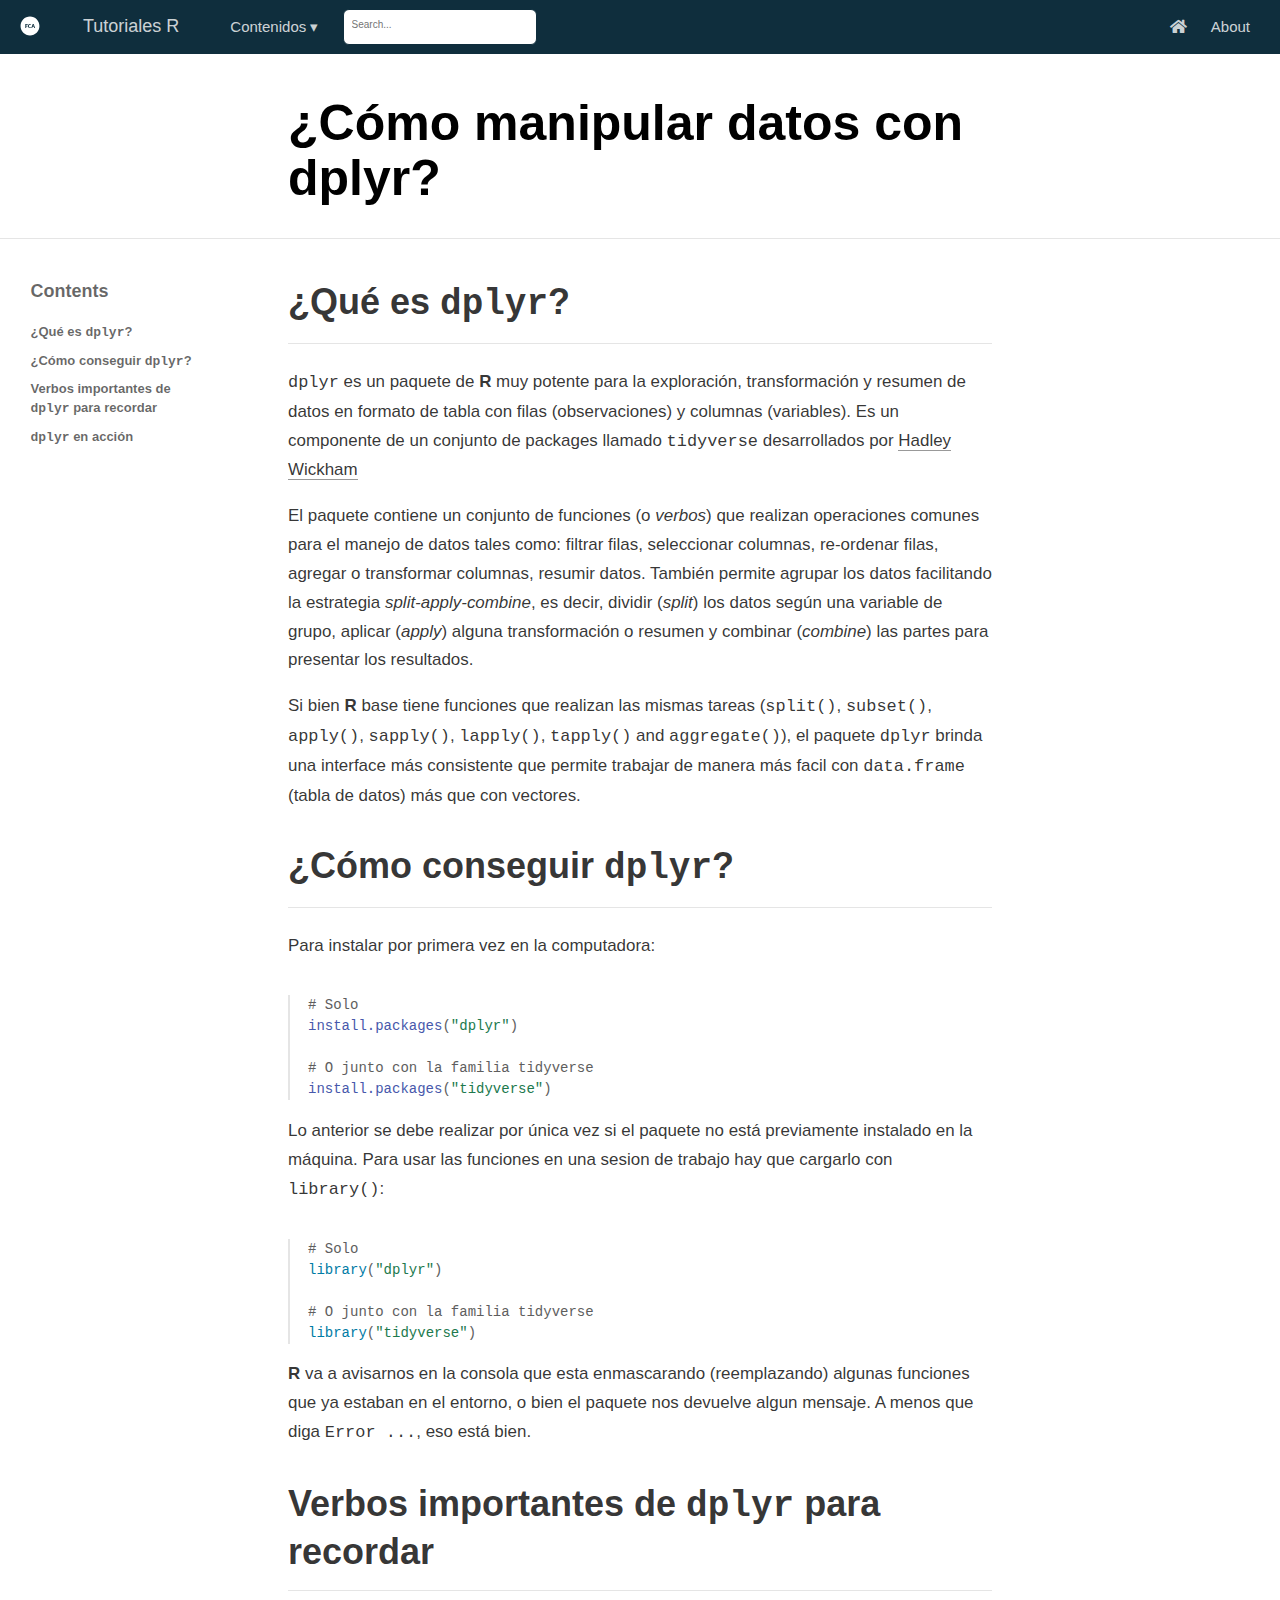
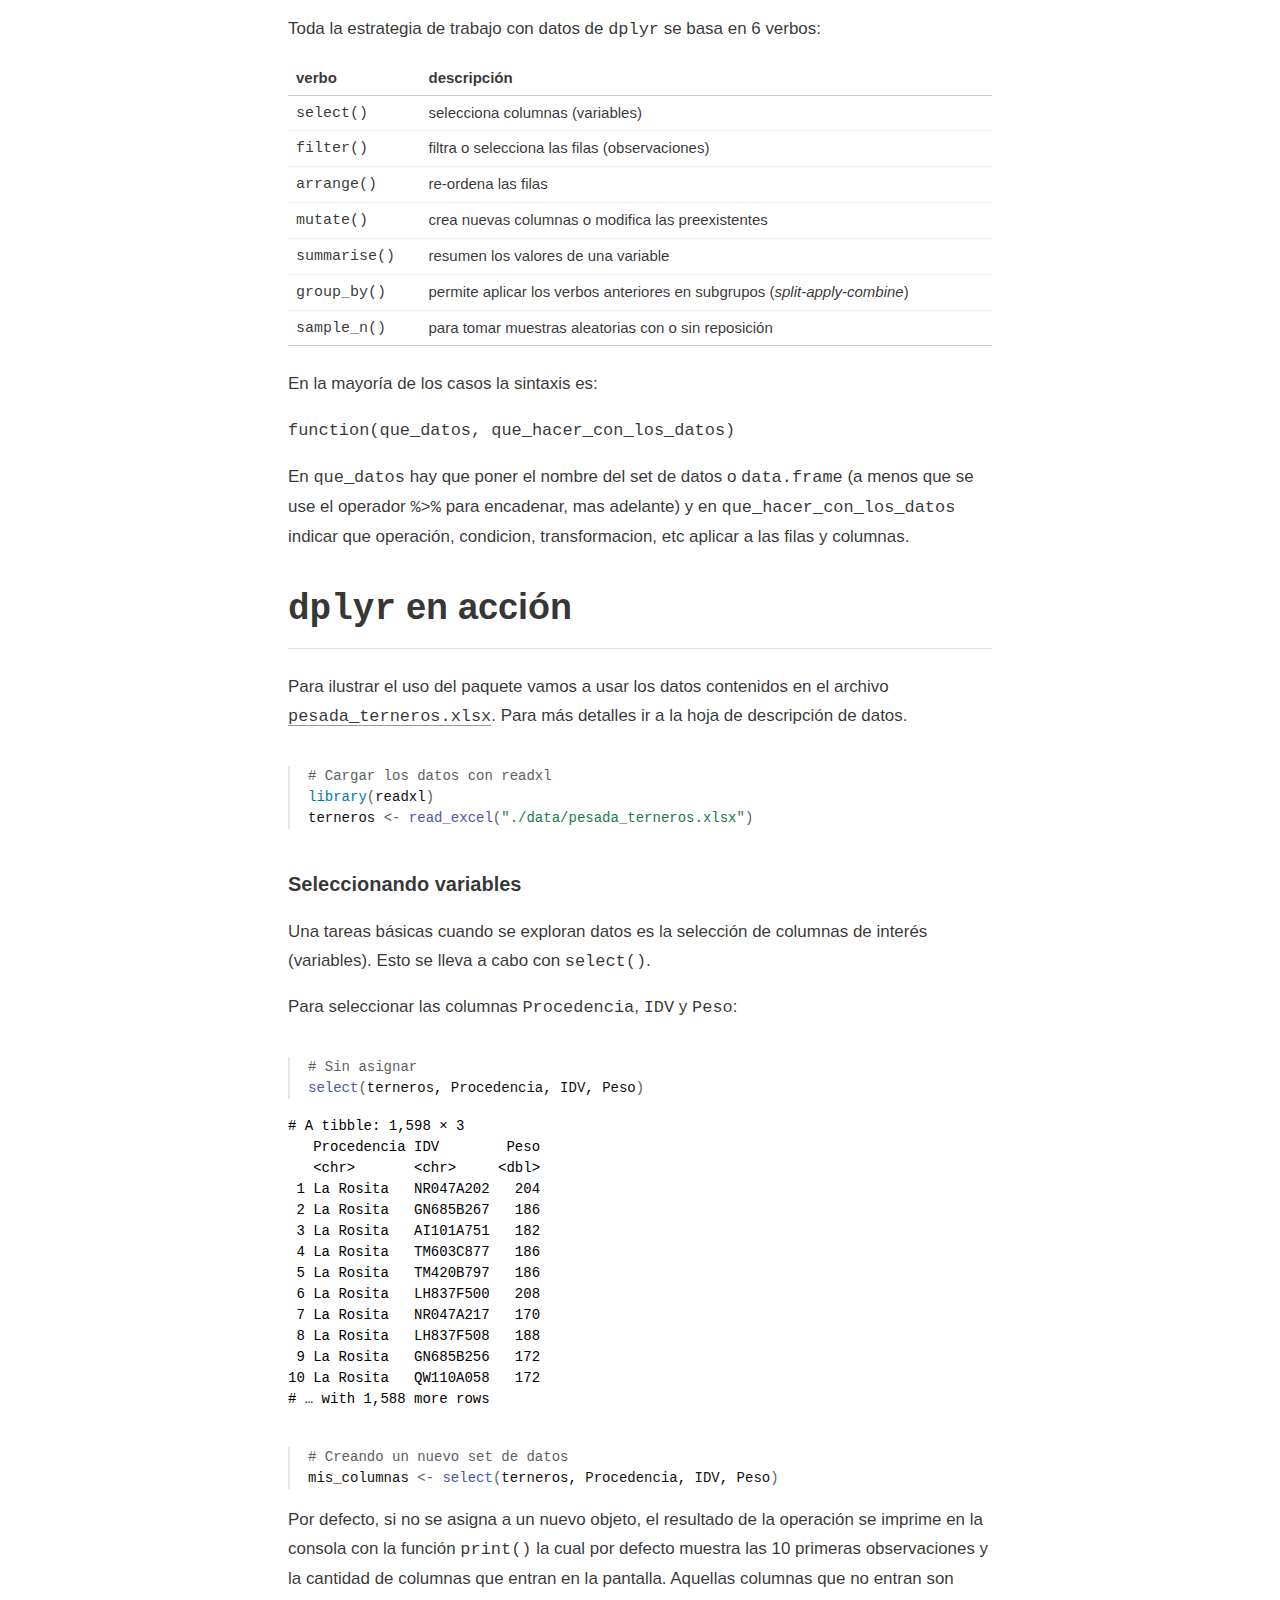
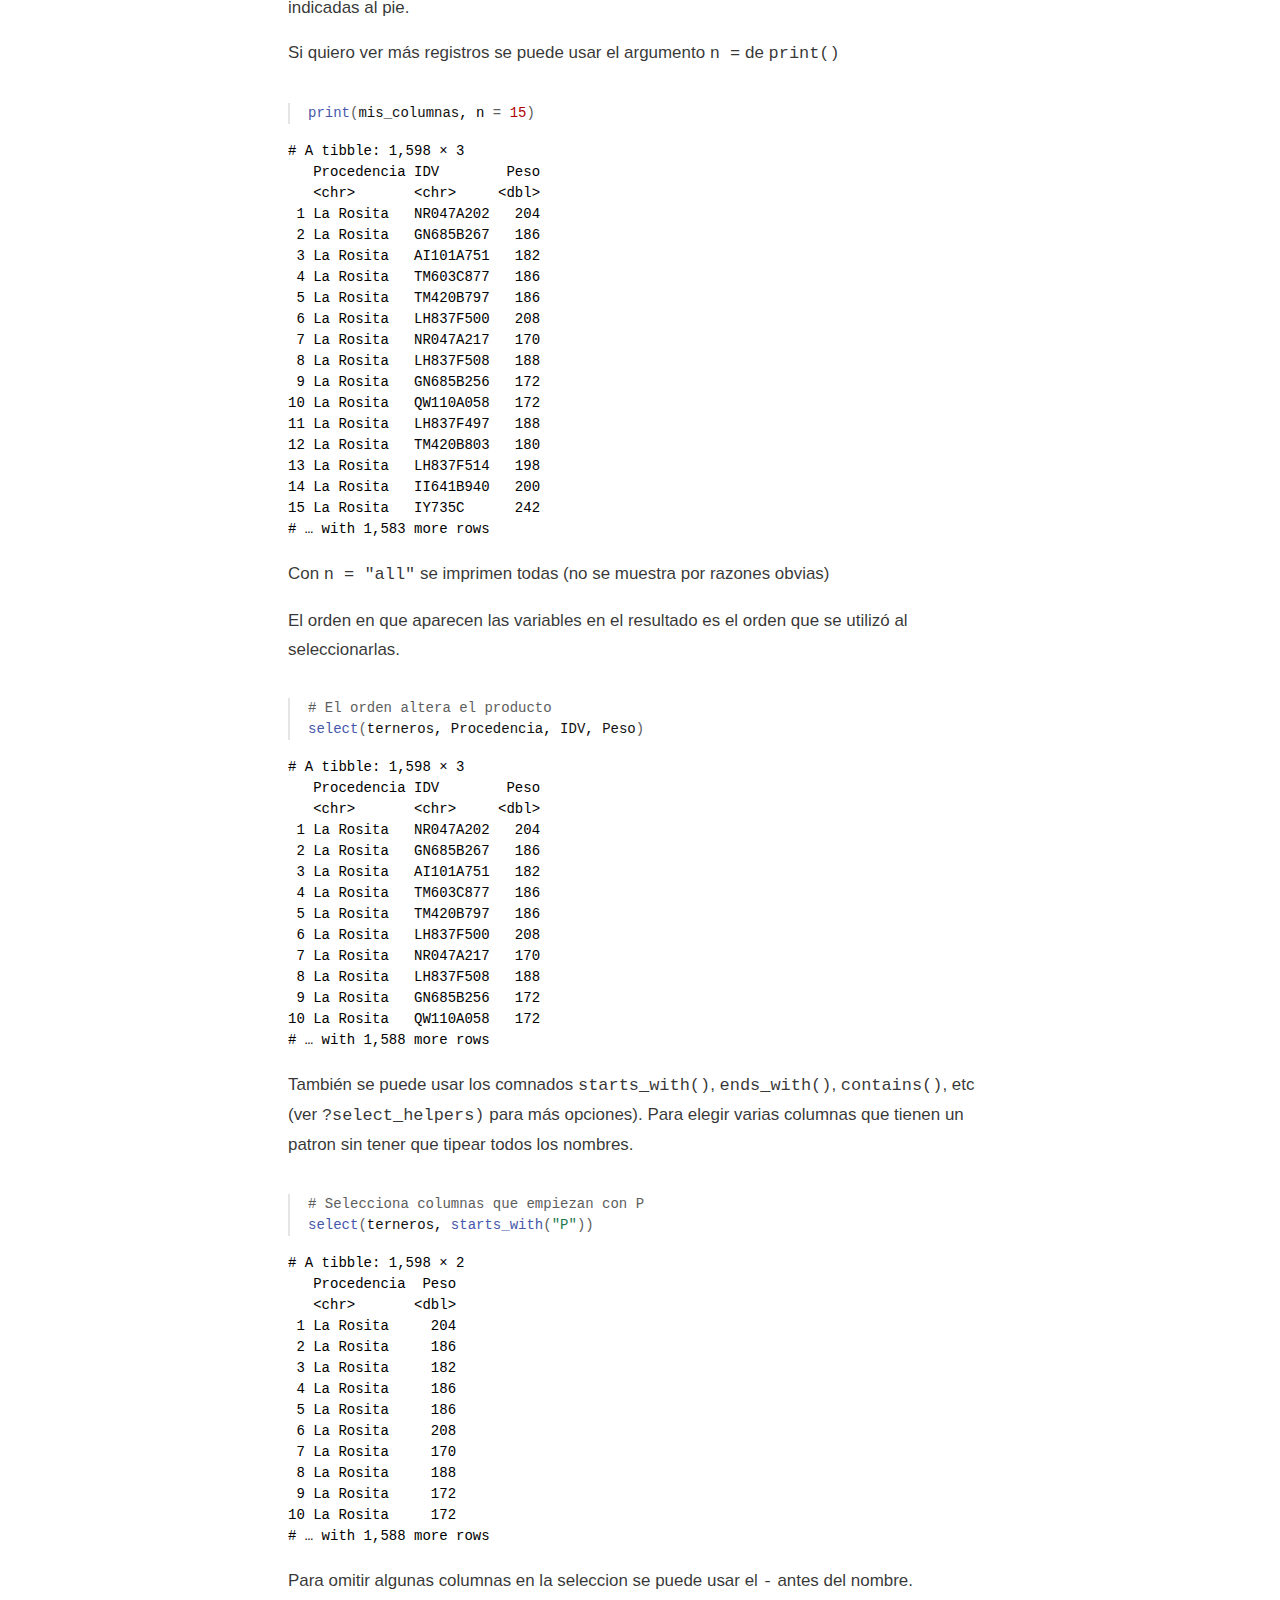
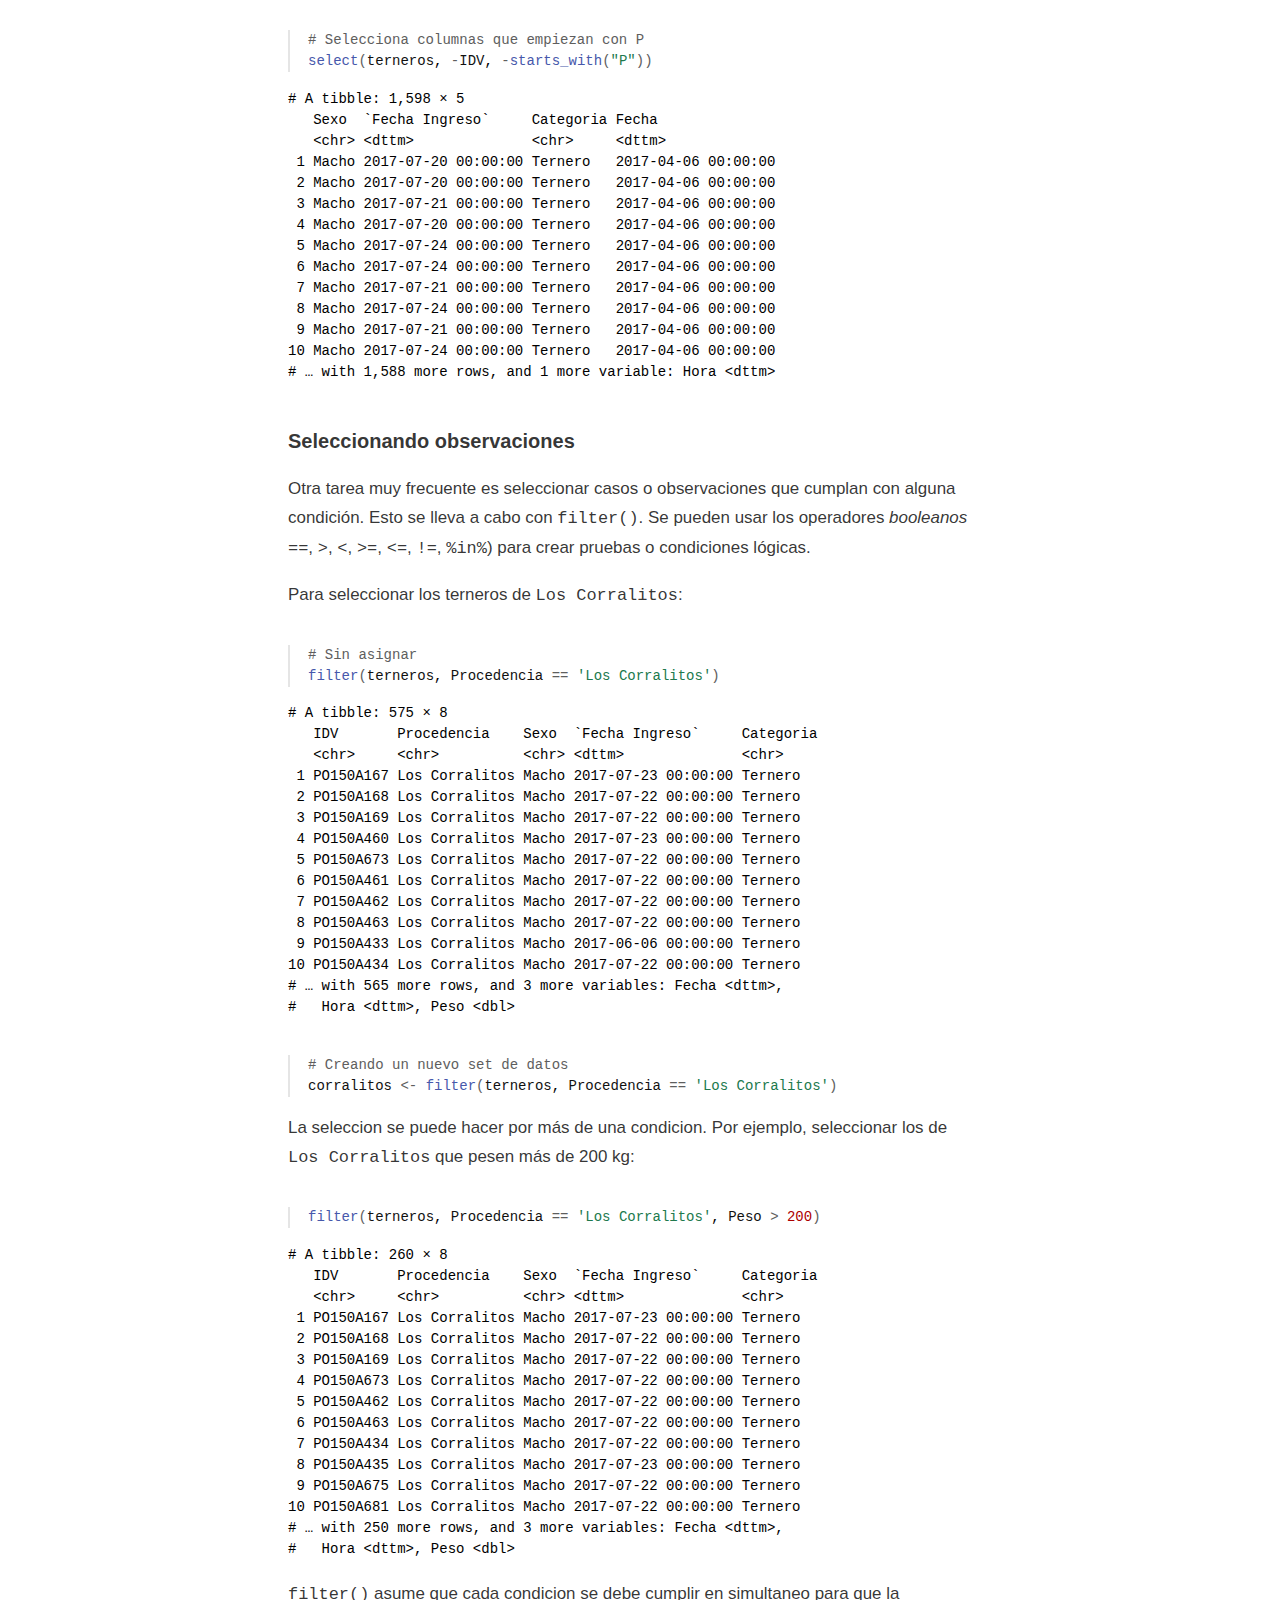
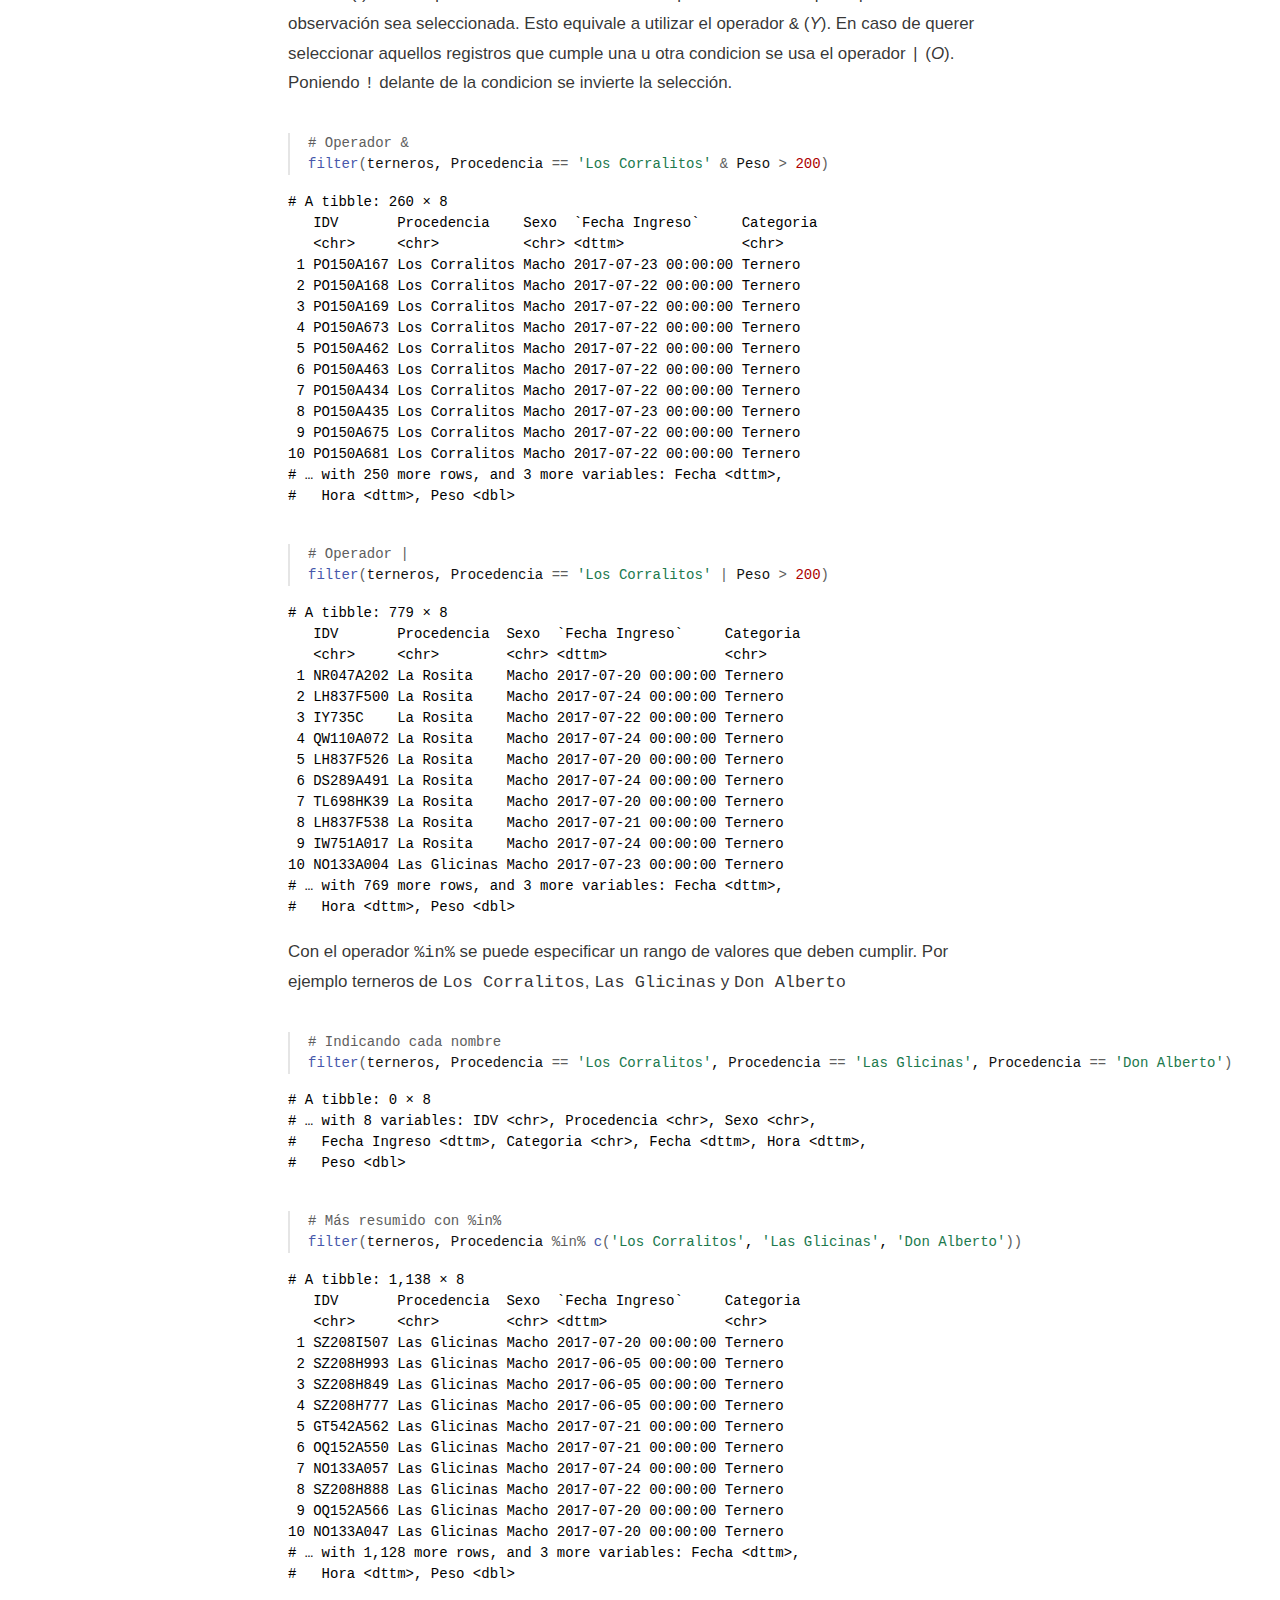
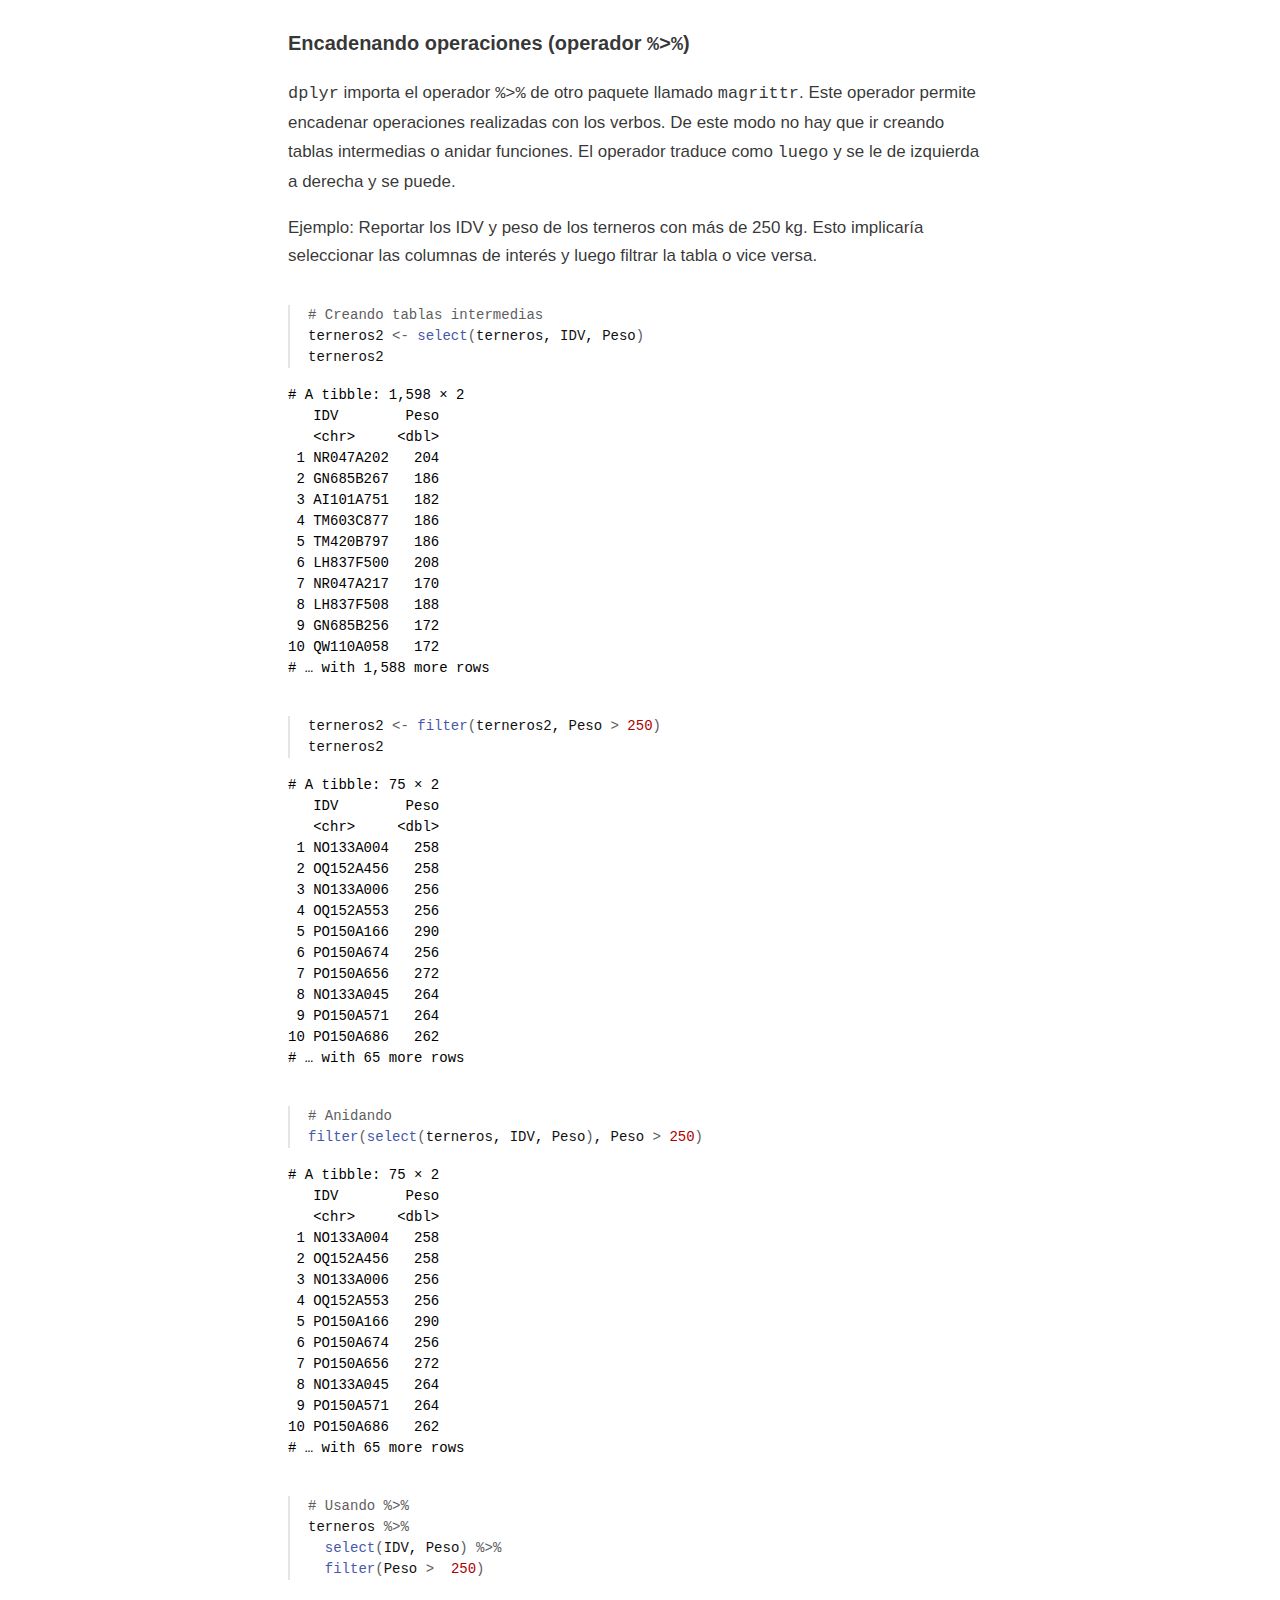
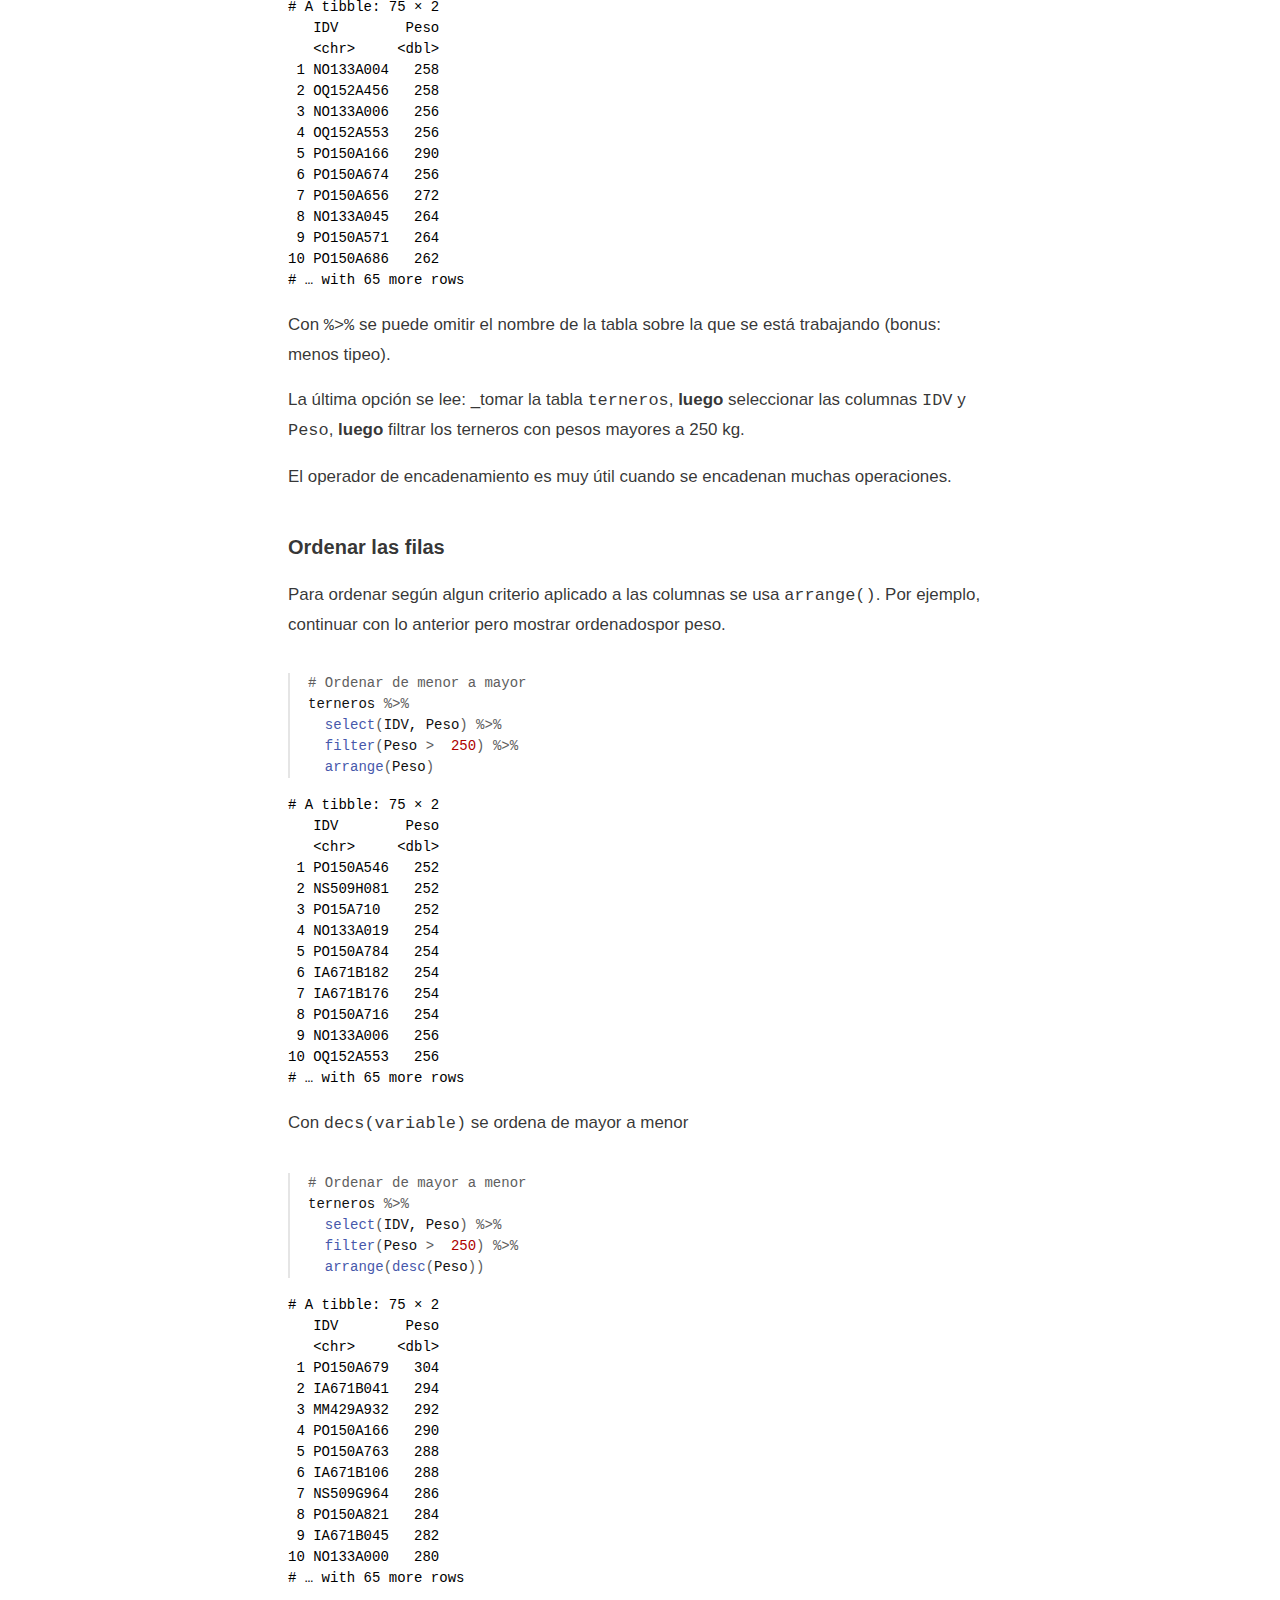
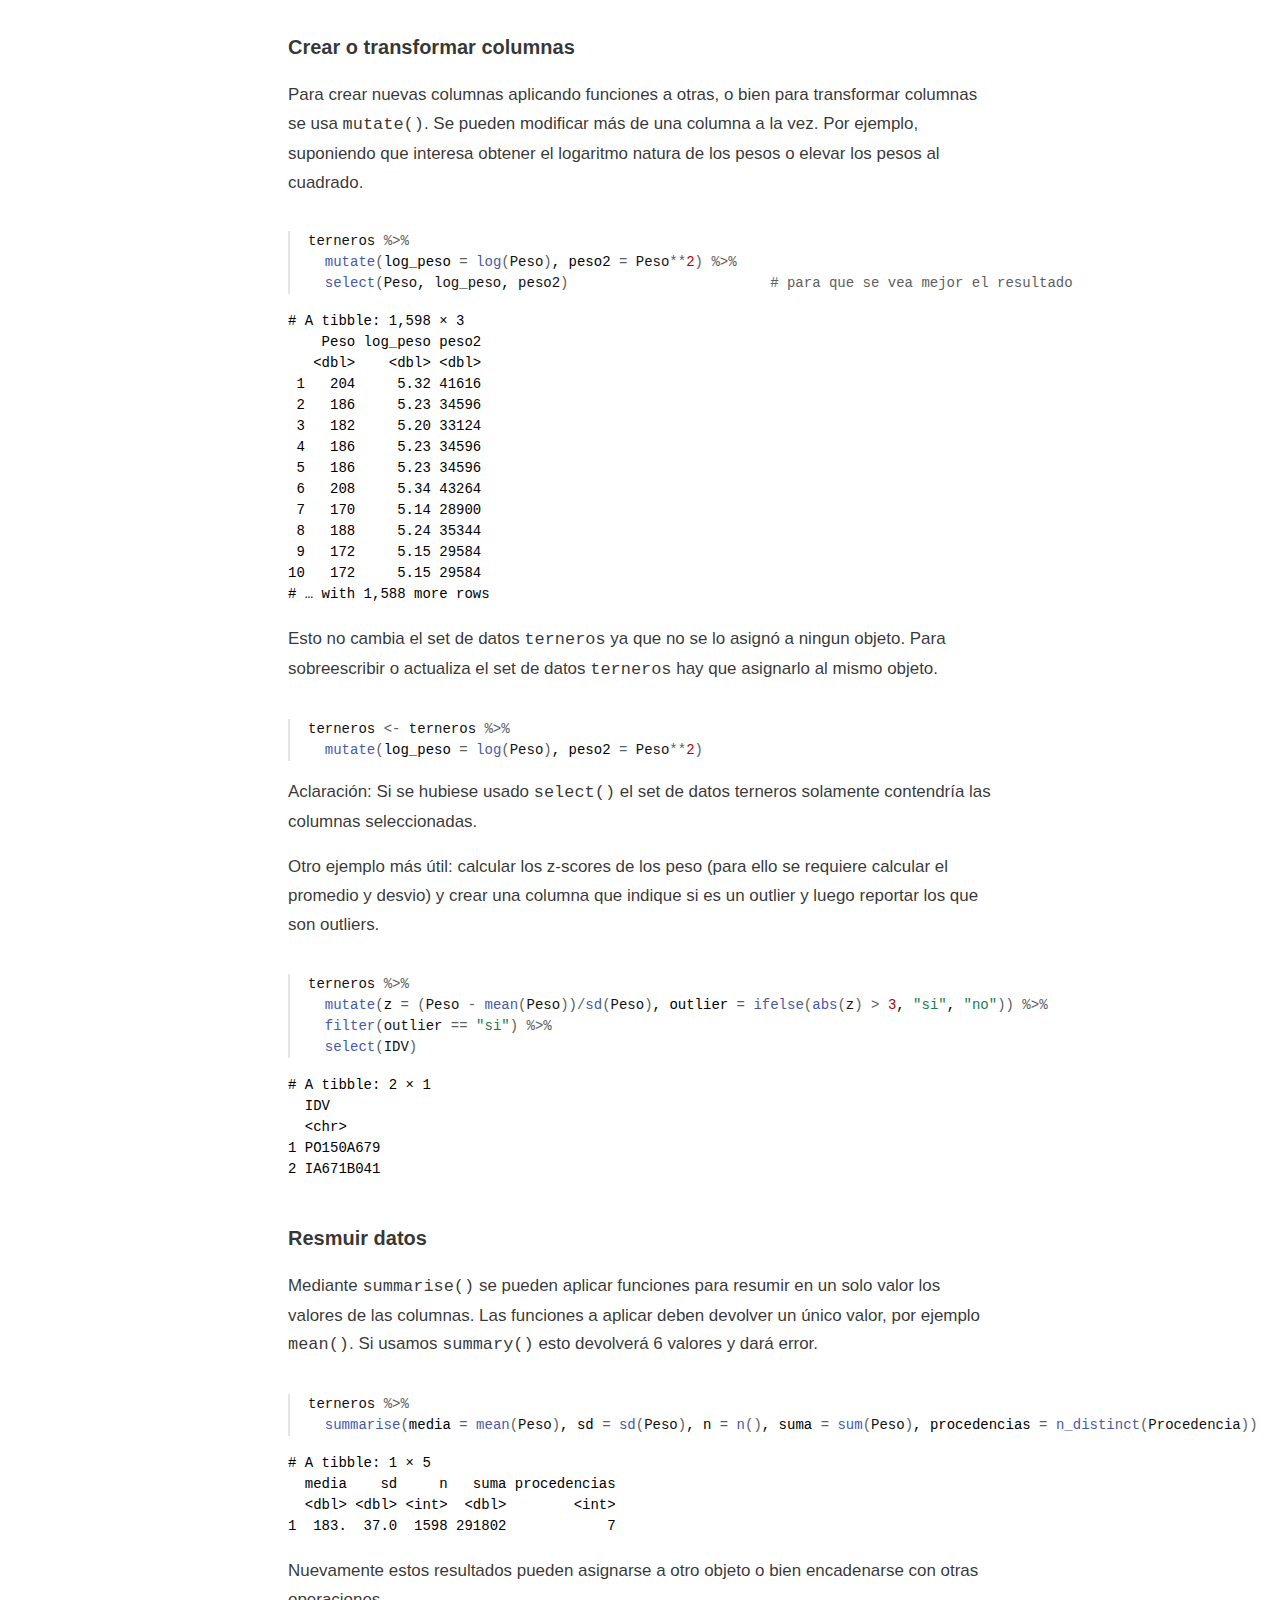
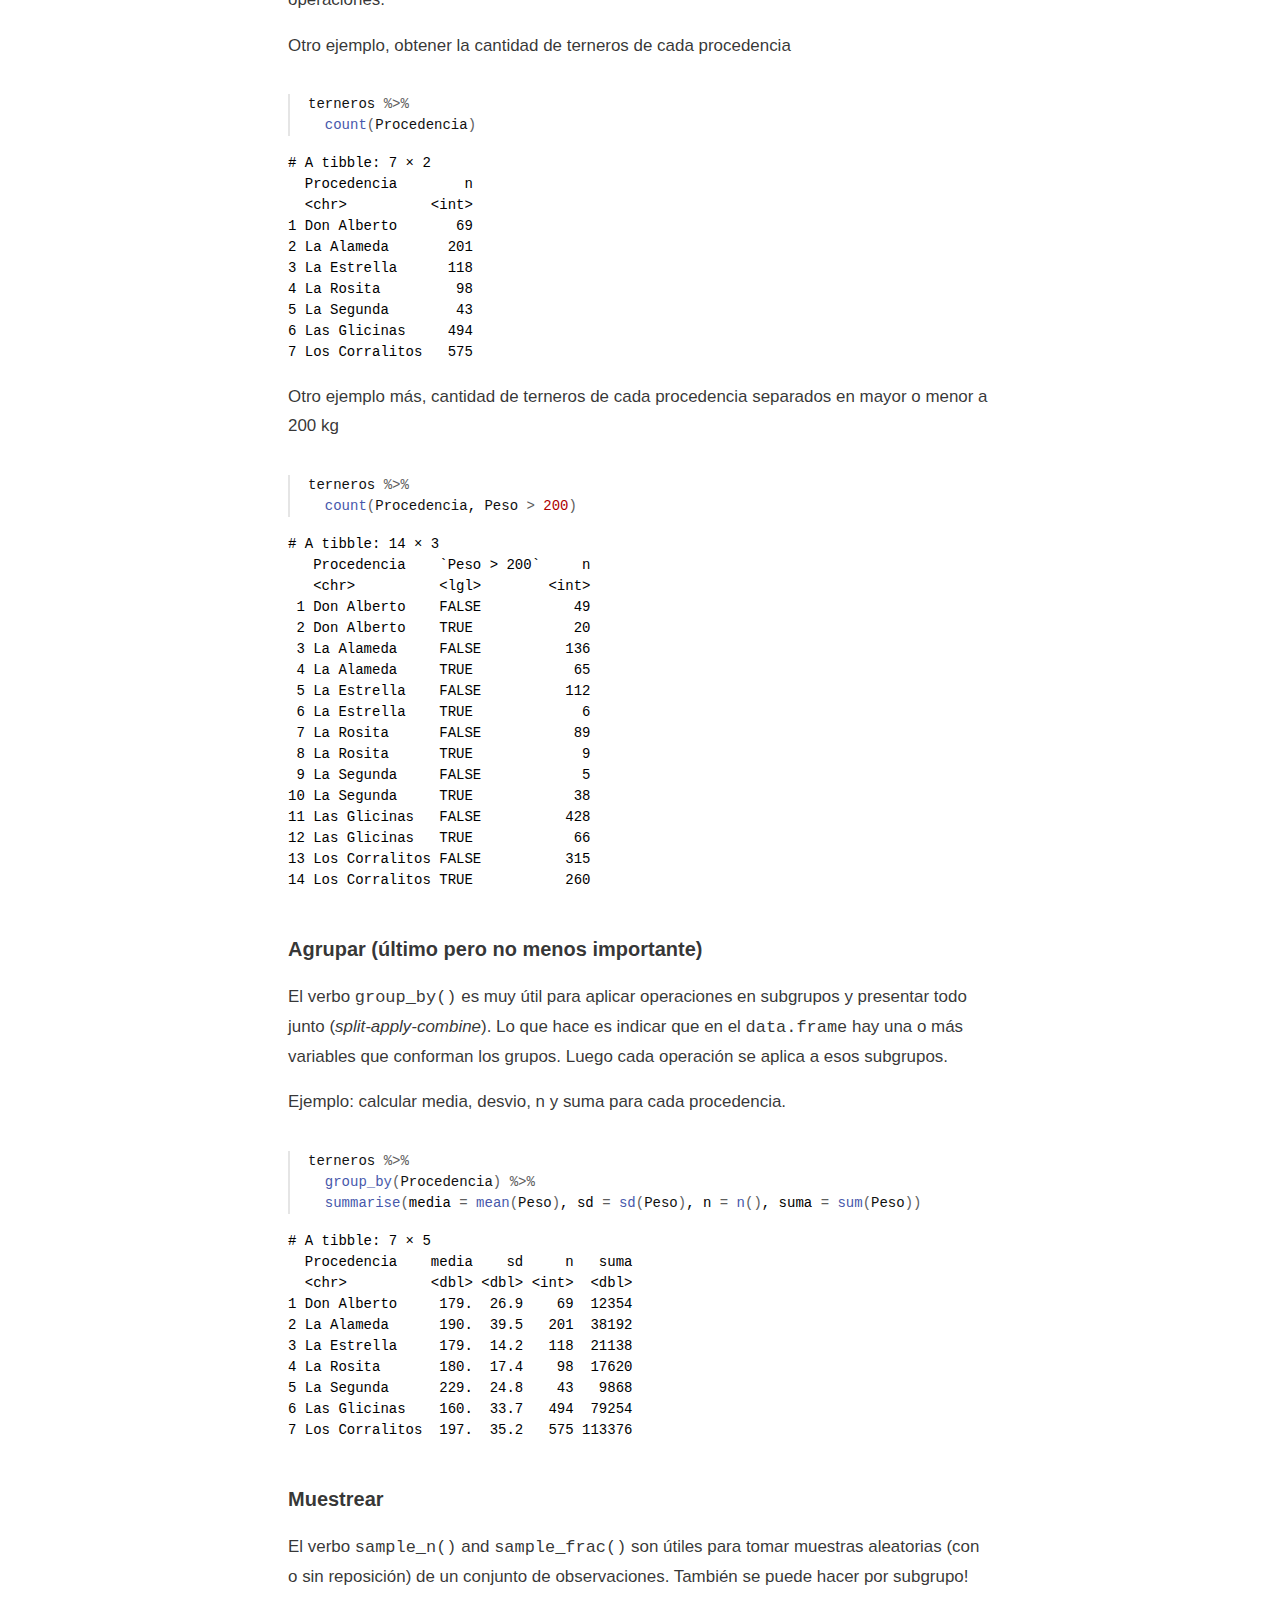
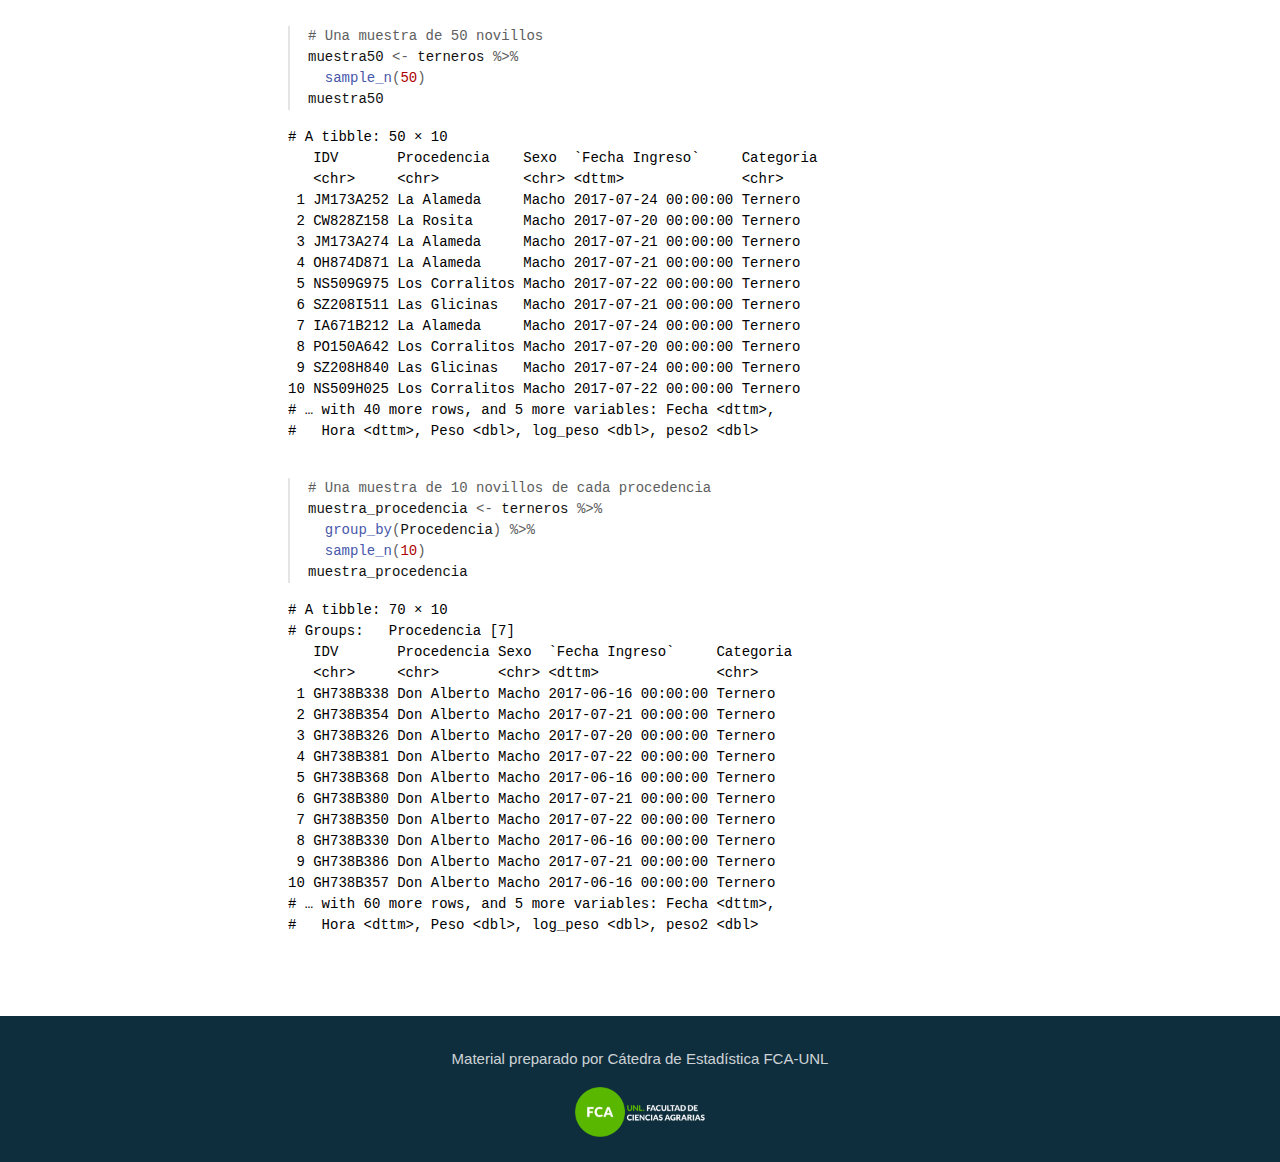
<file: docs/introduccion_a_dplyr.html>
<!DOCTYPE html>

<html xmlns="http://www.w3.org/1999/xhtml" lang="" xml:lang="">

<head>
  <meta charset="utf-8"/>
  <meta name="viewport" content="width=device-width, initial-scale=1"/>
  <meta http-equiv="X-UA-Compatible" content="IE=Edge,chrome=1"/>
  <meta name="generator" content="distill" />

  <style type="text/css">
  /* Hide doc at startup (prevent jankiness while JS renders/transforms) */
  body {
    visibility: hidden;
  }
  </style>

 <!--radix_placeholder_import_source-->
 <!--/radix_placeholder_import_source-->

<style type="text/css">code{white-space: pre;}</style>
<style type="text/css" data-origin="pandoc">
pre > code.sourceCode { white-space: pre; position: relative; }
pre > code.sourceCode > span { display: inline-block; line-height: 1.25; }
pre > code.sourceCode > span:empty { height: 1.2em; }
.sourceCode { overflow: visible; }
code.sourceCode > span { color: inherit; text-decoration: inherit; }
div.sourceCode { margin: 1em 0; }
pre.sourceCode { margin: 0; }
@media screen {
div.sourceCode { overflow: auto; }
}
@media print {
pre > code.sourceCode { white-space: pre-wrap; }
pre > code.sourceCode > span { text-indent: -5em; padding-left: 5em; }
}
pre.numberSource code
  { counter-reset: source-line 0; }
pre.numberSource code > span
  { position: relative; left: -4em; counter-increment: source-line; }
pre.numberSource code > span > a:first-child::before
  { content: counter(source-line);
    position: relative; left: -1em; text-align: right; vertical-align: baseline;
    border: none; display: inline-block;
    -webkit-touch-callout: none; -webkit-user-select: none;
    -khtml-user-select: none; -moz-user-select: none;
    -ms-user-select: none; user-select: none;
    padding: 0 4px; width: 4em;
    color: #aaaaaa;
  }
pre.numberSource { margin-left: 3em; border-left: 1px solid #aaaaaa;  padding-left: 4px; }
div.sourceCode
  {   }
@media screen {
pre > code.sourceCode > span > a:first-child::before { text-decoration: underline; }
}
code span.al { color: #ad0000; } /* Alert */
code span.an { color: #5e5e5e; } /* Annotation */
code span.at { } /* Attribute */
code span.bn { color: #ad0000; } /* BaseN */
code span.bu { } /* BuiltIn */
code span.cf { color: #007ba5; } /* ControlFlow */
code span.ch { color: #20794d; } /* Char */
code span.cn { color: #8f5902; } /* Constant */
code span.co { color: #5e5e5e; } /* Comment */
code span.cv { color: #5e5e5e; font-style: italic; } /* CommentVar */
code span.do { color: #5e5e5e; font-style: italic; } /* Documentation */
code span.dt { color: #ad0000; } /* DataType */
code span.dv { color: #ad0000; } /* DecVal */
code span.er { color: #ad0000; } /* Error */
code span.ex { } /* Extension */
code span.fl { color: #ad0000; } /* Float */
code span.fu { color: #4758ab; } /* Function */
code span.im { } /* Import */
code span.in { color: #5e5e5e; } /* Information */
code span.kw { color: #007ba5; } /* Keyword */
code span.op { color: #5e5e5e; } /* Operator */
code span.ot { color: #007ba5; } /* Other */
code span.pp { color: #ad0000; } /* Preprocessor */
code span.sc { color: #5e5e5e; } /* SpecialChar */
code span.ss { color: #20794d; } /* SpecialString */
code span.st { color: #20794d; } /* String */
code span.va { color: #111111; } /* Variable */
code span.vs { color: #20794d; } /* VerbatimString */
code span.wa { color: #5e5e5e; font-style: italic; } /* Warning */
</style>


  <!--radix_placeholder_meta_tags-->
  <title>Tutoriales R: ¿Cómo manipular datos con `dplyr`?</title>




  <!--  https://developers.facebook.com/docs/sharing/webmasters#markup -->
  <meta property="og:title" content="Tutoriales R: ¿Cómo manipular datos con `dplyr`?"/>
  <meta property="og:type" content="article"/>
  <meta property="og:locale" content="en_US"/>
  <meta property="og:site_name" content="Tutoriales R"/>

  <!--  https://dev.twitter.com/cards/types/summary -->
  <meta property="twitter:card" content="summary"/>
  <meta property="twitter:title" content="Tutoriales R: ¿Cómo manipular datos con `dplyr`?"/>

  <!--/radix_placeholder_meta_tags-->
  <!--radix_placeholder_rmarkdown_metadata-->

  <script type="text/json" id="radix-rmarkdown-metadata">
  {"type":"list","attributes":{"names":{"type":"character","attributes":{},"value":["title"]}},"value":[{"type":"character","attributes":{},"value":["¿Cómo manipular datos con `dplyr`?"]}]}
  </script>
  <!--/radix_placeholder_rmarkdown_metadata-->
  <!--radix_placeholder_navigation_in_header-->
  <meta name="distill:offset" content=""/>

  <script type="application/javascript">

    window.headroom_prevent_pin = false;

    window.document.addEventListener("DOMContentLoaded", function (event) {

      // initialize headroom for banner
      var header = $('header').get(0);
      var headerHeight = header.offsetHeight;
      var headroom = new Headroom(header, {
        tolerance: 5,
        onPin : function() {
          if (window.headroom_prevent_pin) {
            window.headroom_prevent_pin = false;
            headroom.unpin();
          }
        }
      });
      headroom.init();
      if(window.location.hash)
        headroom.unpin();
      $(header).addClass('headroom--transition');

      // offset scroll location for banner on hash change
      // (see: https://github.com/WickyNilliams/headroom.js/issues/38)
      window.addEventListener("hashchange", function(event) {
        window.scrollTo(0, window.pageYOffset - (headerHeight + 25));
      });

      // responsive menu
      $('.distill-site-header').each(function(i, val) {
        var topnav = $(this);
        var toggle = topnav.find('.nav-toggle');
        toggle.on('click', function() {
          topnav.toggleClass('responsive');
        });
      });

      // nav dropdowns
      $('.nav-dropbtn').click(function(e) {
        $(this).next('.nav-dropdown-content').toggleClass('nav-dropdown-active');
        $(this).parent().siblings('.nav-dropdown')
           .children('.nav-dropdown-content').removeClass('nav-dropdown-active');
      });
      $("body").click(function(e){
        $('.nav-dropdown-content').removeClass('nav-dropdown-active');
      });
      $(".nav-dropdown").click(function(e){
        e.stopPropagation();
      });
    });
  </script>

  <style type="text/css">

  /* Theme (user-documented overrideables for nav appearance) */

  .distill-site-nav {
    color: rgba(255, 255, 255, 0.8);
    background-color: #0F2E3D;
    font-size: 15px;
    font-weight: 300;
  }

  .distill-site-nav a {
    color: inherit;
    text-decoration: none;
  }

  .distill-site-nav a:hover {
    color: white;
  }

  @media print {
    .distill-site-nav {
      display: none;
    }
  }

  .distill-site-header {

  }

  .distill-site-footer {

  }


  /* Site Header */

  .distill-site-header {
    width: 100%;
    box-sizing: border-box;
    z-index: 3;
  }

  .distill-site-header .nav-left {
    display: inline-block;
    margin-left: 8px;
  }

  @media screen and (max-width: 768px) {
    .distill-site-header .nav-left {
      margin-left: 0;
    }
  }


  .distill-site-header .nav-right {
    float: right;
    margin-right: 8px;
  }

  .distill-site-header a,
  .distill-site-header .title {
    display: inline-block;
    text-align: center;
    padding: 14px 10px 14px 10px;
  }

  .distill-site-header .title {
    font-size: 18px;
    min-width: 150px;
  }

  .distill-site-header .logo {
    padding: 0;
  }

  .distill-site-header .logo img {
    display: none;
    max-height: 20px;
    width: auto;
    margin-bottom: -4px;
  }

  .distill-site-header .nav-image img {
    max-height: 18px;
    width: auto;
    display: inline-block;
    margin-bottom: -3px;
  }



  @media screen and (min-width: 1000px) {
    .distill-site-header .logo img {
      display: inline-block;
    }
    .distill-site-header .nav-left {
      margin-left: 20px;
    }
    .distill-site-header .nav-right {
      margin-right: 20px;
    }
    .distill-site-header .title {
      padding-left: 12px;
    }
  }


  .distill-site-header .nav-toggle {
    display: none;
  }

  .nav-dropdown {
    display: inline-block;
    position: relative;
  }

  .nav-dropdown .nav-dropbtn {
    border: none;
    outline: none;
    color: rgba(255, 255, 255, 0.8);
    padding: 16px 10px;
    background-color: transparent;
    font-family: inherit;
    font-size: inherit;
    font-weight: inherit;
    margin: 0;
    margin-top: 1px;
    z-index: 2;
  }

  .nav-dropdown-content {
    display: none;
    position: absolute;
    background-color: white;
    min-width: 200px;
    border: 1px solid rgba(0,0,0,0.15);
    border-radius: 4px;
    box-shadow: 0px 8px 16px 0px rgba(0,0,0,0.1);
    z-index: 1;
    margin-top: 2px;
    white-space: nowrap;
    padding-top: 4px;
    padding-bottom: 4px;
  }

  .nav-dropdown-content hr {
    margin-top: 4px;
    margin-bottom: 4px;
    border: none;
    border-bottom: 1px solid rgba(0, 0, 0, 0.1);
  }

  .nav-dropdown-active {
    display: block;
  }

  .nav-dropdown-content a, .nav-dropdown-content .nav-dropdown-header {
    color: black;
    padding: 6px 24px;
    text-decoration: none;
    display: block;
    text-align: left;
  }

  .nav-dropdown-content .nav-dropdown-header {
    display: block;
    padding: 5px 24px;
    padding-bottom: 0;
    text-transform: uppercase;
    font-size: 14px;
    color: #999999;
    white-space: nowrap;
  }

  .nav-dropdown:hover .nav-dropbtn {
    color: white;
  }

  .nav-dropdown-content a:hover {
    background-color: #ddd;
    color: black;
  }

  .nav-right .nav-dropdown-content {
    margin-left: -45%;
    right: 0;
  }

  @media screen and (max-width: 768px) {
    .distill-site-header a, .distill-site-header .nav-dropdown  {display: none;}
    .distill-site-header a.nav-toggle {
      float: right;
      display: block;
    }
    .distill-site-header .title {
      margin-left: 0;
    }
    .distill-site-header .nav-right {
      margin-right: 0;
    }
    .distill-site-header {
      overflow: hidden;
    }
    .nav-right .nav-dropdown-content {
      margin-left: 0;
    }
  }


  @media screen and (max-width: 768px) {
    .distill-site-header.responsive {position: relative; min-height: 500px; }
    .distill-site-header.responsive a.nav-toggle {
      position: absolute;
      right: 0;
      top: 0;
    }
    .distill-site-header.responsive a,
    .distill-site-header.responsive .nav-dropdown {
      display: block;
      text-align: left;
    }
    .distill-site-header.responsive .nav-left,
    .distill-site-header.responsive .nav-right {
      width: 100%;
    }
    .distill-site-header.responsive .nav-dropdown {float: none;}
    .distill-site-header.responsive .nav-dropdown-content {position: relative;}
    .distill-site-header.responsive .nav-dropdown .nav-dropbtn {
      display: block;
      width: 100%;
      text-align: left;
    }
  }

  /* Site Footer */

  .distill-site-footer {
    width: 100%;
    overflow: hidden;
    box-sizing: border-box;
    z-index: 3;
    margin-top: 30px;
    padding-top: 30px;
    padding-bottom: 30px;
    text-align: center;
  }

  /* Headroom */

  d-title {
    padding-top: 6rem;
  }

  @media print {
    d-title {
      padding-top: 4rem;
    }
  }

  .headroom {
    z-index: 1000;
    position: fixed;
    top: 0;
    left: 0;
    right: 0;
  }

  .headroom--transition {
    transition: all .4s ease-in-out;
  }

  .headroom--unpinned {
    top: -100px;
  }

  .headroom--pinned {
    top: 0;
  }

  /* adjust viewport for navbar height */
  /* helps vertically center bootstrap (non-distill) content */
  .min-vh-100 {
    min-height: calc(100vh - 100px) !important;
  }

  </style>

  <script src="site_libs/jquery-3.6.0/jquery-3.6.0.min.js"></script>
  <link href="site_libs/font-awesome-5.1.0/css/all.css" rel="stylesheet"/>
  <link href="site_libs/font-awesome-5.1.0/css/v4-shims.css" rel="stylesheet"/>
  <script src="site_libs/headroom-0.9.4/headroom.min.js"></script>
  <script src="site_libs/autocomplete-0.37.1/autocomplete.min.js"></script>
  <script src="site_libs/fuse-6.4.1/fuse.min.js"></script>

  <script type="application/javascript">

  function getMeta(metaName) {
    var metas = document.getElementsByTagName('meta');
    for (let i = 0; i < metas.length; i++) {
      if (metas[i].getAttribute('name') === metaName) {
        return metas[i].getAttribute('content');
      }
    }
    return '';
  }

  function offsetURL(url) {
    var offset = getMeta('distill:offset');
    return offset ? offset + '/' + url : url;
  }

  function createFuseIndex() {

    // create fuse index
    var options = {
      keys: [
        { name: 'title', weight: 20 },
        { name: 'categories', weight: 15 },
        { name: 'description', weight: 10 },
        { name: 'contents', weight: 5 },
      ],
      ignoreLocation: true,
      threshold: 0
    };
    var fuse = new window.Fuse([], options);

    // fetch the main search.json
    return fetch(offsetURL('search.json'))
      .then(function(response) {
        if (response.status == 200) {
          return response.json().then(function(json) {
            // index main articles
            json.articles.forEach(function(article) {
              fuse.add(article);
            });
            // download collections and index their articles
            return Promise.all(json.collections.map(function(collection) {
              return fetch(offsetURL(collection)).then(function(response) {
                if (response.status === 200) {
                  return response.json().then(function(articles) {
                    articles.forEach(function(article) {
                      fuse.add(article);
                    });
                  })
                } else {
                  return Promise.reject(
                    new Error('Unexpected status from search index request: ' +
                              response.status)
                  );
                }
              });
            })).then(function() {
              return fuse;
            });
          });

        } else {
          return Promise.reject(
            new Error('Unexpected status from search index request: ' +
                        response.status)
          );
        }
      });
  }

  window.document.addEventListener("DOMContentLoaded", function (event) {

    // get search element (bail if we don't have one)
    var searchEl = window.document.getElementById('distill-search');
    if (!searchEl)
      return;

    createFuseIndex()
      .then(function(fuse) {

        // make search box visible
        searchEl.classList.remove('hidden');

        // initialize autocomplete
        var options = {
          autoselect: true,
          hint: false,
          minLength: 2,
        };
        window.autocomplete(searchEl, options, [{
          source: function(query, callback) {
            const searchOptions = {
              isCaseSensitive: false,
              shouldSort: true,
              minMatchCharLength: 2,
              limit: 10,
            };
            var results = fuse.search(query, searchOptions);
            callback(results
              .map(function(result) { return result.item; })
            );
          },
          templates: {
            suggestion: function(suggestion) {
              var img = suggestion.preview && Object.keys(suggestion.preview).length > 0
                ? `<img src="${offsetURL(suggestion.preview)}"</img>`
                : '';
              var html = `
                <div class="search-item">
                  <h3>${suggestion.title}</h3>
                  <div class="search-item-description">
                    ${suggestion.description || ''}
                  </div>
                  <div class="search-item-preview">
                    ${img}
                  </div>
                </div>
              `;
              return html;
            }
          }
        }]).on('autocomplete:selected', function(event, suggestion) {
          window.location.href = offsetURL(suggestion.path);
        });
        // remove inline display style on autocompleter (we want to
        // manage responsive display via css)
        $('.algolia-autocomplete').css("display", "");
      })
      .catch(function(error) {
        console.log(error);
      });

  });

  </script>

  <style type="text/css">

  .nav-search {
    font-size: x-small;
  }

  /* Algolioa Autocomplete */

  .algolia-autocomplete {
    display: inline-block;
    margin-left: 10px;
    vertical-align: sub;
    background-color: white;
    color: black;
    padding: 6px;
    padding-top: 8px;
    padding-bottom: 0;
    border-radius: 6px;
    border: 1px #0F2E3D solid;
    width: 180px;
  }


  @media screen and (max-width: 768px) {
    .distill-site-nav .algolia-autocomplete {
      display: none;
      visibility: hidden;
    }
    .distill-site-nav.responsive .algolia-autocomplete {
      display: inline-block;
      visibility: visible;
    }
    .distill-site-nav.responsive .algolia-autocomplete .aa-dropdown-menu {
      margin-left: 0;
      width: 400px;
      max-height: 400px;
    }
  }

  .algolia-autocomplete .aa-input, .algolia-autocomplete .aa-hint {
    width: 90%;
    outline: none;
    border: none;
  }

  .algolia-autocomplete .aa-hint {
    color: #999;
  }
  .algolia-autocomplete .aa-dropdown-menu {
    width: 550px;
    max-height: 70vh;
    overflow-x: visible;
    overflow-y: scroll;
    padding: 5px;
    margin-top: 3px;
    margin-left: -150px;
    background-color: #fff;
    border-radius: 5px;
    border: 1px solid #999;
    border-top: none;
  }

  .algolia-autocomplete .aa-dropdown-menu .aa-suggestion {
    cursor: pointer;
    padding: 5px 4px;
    border-bottom: 1px solid #eee;
  }

  .algolia-autocomplete .aa-dropdown-menu .aa-suggestion:last-of-type {
    border-bottom: none;
    margin-bottom: 2px;
  }

  .algolia-autocomplete .aa-dropdown-menu .aa-suggestion .search-item {
    overflow: hidden;
    font-size: 0.8em;
    line-height: 1.4em;
  }

  .algolia-autocomplete .aa-dropdown-menu .aa-suggestion .search-item h3 {
    font-size: 1rem;
    margin-block-start: 0;
    margin-block-end: 5px;
  }

  .algolia-autocomplete .aa-dropdown-menu .aa-suggestion .search-item-description {
    display: inline-block;
    overflow: hidden;
    height: 2.8em;
    width: 80%;
    margin-right: 4%;
  }

  .algolia-autocomplete .aa-dropdown-menu .aa-suggestion .search-item-preview {
    display: inline-block;
    width: 15%;
  }

  .algolia-autocomplete .aa-dropdown-menu .aa-suggestion .search-item-preview img {
    height: 3em;
    width: auto;
    display: none;
  }

  .algolia-autocomplete .aa-dropdown-menu .aa-suggestion .search-item-preview img[src] {
    display: initial;
  }

  .algolia-autocomplete .aa-dropdown-menu .aa-suggestion.aa-cursor {
    background-color: #eee;
  }
  .algolia-autocomplete .aa-dropdown-menu .aa-suggestion em {
    font-weight: bold;
    font-style: normal;
  }

  </style>


  <!--/radix_placeholder_navigation_in_header-->
  <!--radix_placeholder_distill-->

  <style type="text/css">

  body {
    background-color: white;
  }

  .pandoc-table {
    width: 100%;
  }

  .pandoc-table>caption {
    margin-bottom: 10px;
  }

  .pandoc-table th:not([align]) {
    text-align: left;
  }

  .pagedtable-footer {
    font-size: 15px;
  }

  d-byline .byline {
    grid-template-columns: 2fr 2fr;
  }

  d-byline .byline h3 {
    margin-block-start: 1.5em;
  }

  d-byline .byline .authors-affiliations h3 {
    margin-block-start: 0.5em;
  }

  .authors-affiliations .orcid-id {
    width: 16px;
    height:16px;
    margin-left: 4px;
    margin-right: 4px;
    vertical-align: middle;
    padding-bottom: 2px;
  }

  d-title .dt-tags {
    margin-top: 1em;
    grid-column: text;
  }

  .dt-tags .dt-tag {
    text-decoration: none;
    display: inline-block;
    color: rgba(0,0,0,0.6);
    padding: 0em 0.4em;
    margin-right: 0.5em;
    margin-bottom: 0.4em;
    font-size: 70%;
    border: 1px solid rgba(0,0,0,0.2);
    border-radius: 3px;
    text-transform: uppercase;
    font-weight: 500;
  }

  d-article table.gt_table td,
  d-article table.gt_table th {
    border-bottom: none;
  }

  .html-widget {
    margin-bottom: 2.0em;
  }

  .l-screen-inset {
    padding-right: 16px;
  }

  .l-screen .caption {
    margin-left: 10px;
  }

  .shaded {
    background: rgb(247, 247, 247);
    padding-top: 20px;
    padding-bottom: 20px;
    border-top: 1px solid rgba(0, 0, 0, 0.1);
    border-bottom: 1px solid rgba(0, 0, 0, 0.1);
  }

  .shaded .html-widget {
    margin-bottom: 0;
    border: 1px solid rgba(0, 0, 0, 0.1);
  }

  .shaded .shaded-content {
    background: white;
  }

  .text-output {
    margin-top: 0;
    line-height: 1.5em;
  }

  .hidden {
    display: none !important;
  }

  d-article {
    padding-top: 2.5rem;
    padding-bottom: 30px;
  }

  d-appendix {
    padding-top: 30px;
  }

  d-article>p>img {
    width: 100%;
  }

  d-article h2 {
    margin: 1rem 0 1.5rem 0;
  }

  d-article h3 {
    margin-top: 1.5rem;
  }

  d-article iframe {
    border: 1px solid rgba(0, 0, 0, 0.1);
    margin-bottom: 2.0em;
    width: 100%;
  }

  /* Tweak code blocks */

  d-article div.sourceCode code,
  d-article pre code {
    font-family: Consolas, Monaco, 'Andale Mono', 'Ubuntu Mono', monospace;
  }

  d-article pre,
  d-article div.sourceCode,
  d-article div.sourceCode pre {
    overflow: auto;
  }

  d-article div.sourceCode {
    background-color: white;
  }

  d-article div.sourceCode pre {
    padding-left: 10px;
    font-size: 12px;
    border-left: 2px solid rgba(0,0,0,0.1);
  }

  d-article pre {
    font-size: 12px;
    color: black;
    background: none;
    margin-top: 0;
    text-align: left;
    white-space: pre;
    word-spacing: normal;
    word-break: normal;
    word-wrap: normal;
    line-height: 1.5;

    -moz-tab-size: 4;
    -o-tab-size: 4;
    tab-size: 4;

    -webkit-hyphens: none;
    -moz-hyphens: none;
    -ms-hyphens: none;
    hyphens: none;
  }

  d-article pre a {
    border-bottom: none;
  }

  d-article pre a:hover {
    border-bottom: none;
    text-decoration: underline;
  }

  d-article details {
    grid-column: text;
    margin-bottom: 0.8em;
  }

  @media(min-width: 768px) {

  d-article pre,
  d-article div.sourceCode,
  d-article div.sourceCode pre {
    overflow: visible !important;
  }

  d-article div.sourceCode pre {
    padding-left: 18px;
    font-size: 14px;
  }

  d-article pre {
    font-size: 14px;
  }

  }

  figure img.external {
    background: white;
    border: 1px solid rgba(0, 0, 0, 0.1);
    box-shadow: 0 1px 8px rgba(0, 0, 0, 0.1);
    padding: 18px;
    box-sizing: border-box;
  }

  /* CSS for d-contents */

  .d-contents {
    grid-column: text;
    color: rgba(0,0,0,0.8);
    font-size: 0.9em;
    padding-bottom: 1em;
    margin-bottom: 1em;
    padding-bottom: 0.5em;
    margin-bottom: 1em;
    padding-left: 0.25em;
    justify-self: start;
  }

  @media(min-width: 1000px) {
    .d-contents.d-contents-float {
      height: 0;
      grid-column-start: 1;
      grid-column-end: 4;
      justify-self: center;
      padding-right: 3em;
      padding-left: 2em;
    }
  }

  .d-contents nav h3 {
    font-size: 18px;
    margin-top: 0;
    margin-bottom: 1em;
  }

  .d-contents li {
    list-style-type: none
  }

  .d-contents nav > ul {
    padding-left: 0;
  }

  .d-contents ul {
    padding-left: 1em
  }

  .d-contents nav ul li {
    margin-top: 0.6em;
    margin-bottom: 0.2em;
  }

  .d-contents nav a {
    font-size: 13px;
    border-bottom: none;
    text-decoration: none
    color: rgba(0, 0, 0, 0.8);
  }

  .d-contents nav a:hover {
    text-decoration: underline solid rgba(0, 0, 0, 0.6)
  }

  .d-contents nav > ul > li > a {
    font-weight: 600;
  }

  .d-contents nav > ul > li > ul {
    font-weight: inherit;
  }

  .d-contents nav > ul > li > ul > li {
    margin-top: 0.2em;
  }


  .d-contents nav ul {
    margin-top: 0;
    margin-bottom: 0.25em;
  }

  .d-article-with-toc h2:nth-child(2) {
    margin-top: 0;
  }


  /* Figure */

  .figure {
    position: relative;
    margin-bottom: 2.5em;
    margin-top: 1.5em;
  }

  .figure img {
    width: 100%;
  }

  .figure .caption {
    color: rgba(0, 0, 0, 0.6);
    font-size: 12px;
    line-height: 1.5em;
  }

  .figure img.external {
    background: white;
    border: 1px solid rgba(0, 0, 0, 0.1);
    box-shadow: 0 1px 8px rgba(0, 0, 0, 0.1);
    padding: 18px;
    box-sizing: border-box;
  }

  .figure .caption a {
    color: rgba(0, 0, 0, 0.6);
  }

  .figure .caption b,
  .figure .caption strong, {
    font-weight: 600;
    color: rgba(0, 0, 0, 1.0);
  }

  /* Citations */

  d-article .citation {
    color: inherit;
    cursor: inherit;
  }

  div.hanging-indent{
    margin-left: 1em; text-indent: -1em;
  }

  /* Citation hover box */

  .tippy-box[data-theme~=light-border] {
    background-color: rgba(250, 250, 250, 0.95);
  }

  .tippy-content > p {
    margin-bottom: 0;
    padding: 2px;
  }


  /* Tweak 1000px media break to show more text */

  @media(min-width: 1000px) {
    .base-grid,
    distill-header,
    d-title,
    d-abstract,
    d-article,
    d-appendix,
    distill-appendix,
    d-byline,
    d-footnote-list,
    d-citation-list,
    distill-footer {
      grid-template-columns: [screen-start] 1fr [page-start kicker-start] 80px [middle-start] 50px [text-start kicker-end] 65px 65px 65px 65px 65px 65px 65px 65px [text-end gutter-start] 65px [middle-end] 65px [page-end gutter-end] 1fr [screen-end];
      grid-column-gap: 16px;
    }

    .grid {
      grid-column-gap: 16px;
    }

    d-article {
      font-size: 1.06rem;
      line-height: 1.7em;
    }
    figure .caption, .figure .caption, figure figcaption {
      font-size: 13px;
    }
  }

  @media(min-width: 1180px) {
    .base-grid,
    distill-header,
    d-title,
    d-abstract,
    d-article,
    d-appendix,
    distill-appendix,
    d-byline,
    d-footnote-list,
    d-citation-list,
    distill-footer {
      grid-template-columns: [screen-start] 1fr [page-start kicker-start] 60px [middle-start] 60px [text-start kicker-end] 60px 60px 60px 60px 60px 60px 60px 60px [text-end gutter-start] 60px [middle-end] 60px [page-end gutter-end] 1fr [screen-end];
      grid-column-gap: 32px;
    }

    .grid {
      grid-column-gap: 32px;
    }
  }


  /* Get the citation styles for the appendix (not auto-injected on render since
     we do our own rendering of the citation appendix) */

  d-appendix .citation-appendix,
  .d-appendix .citation-appendix {
    font-size: 11px;
    line-height: 15px;
    border-left: 1px solid rgba(0, 0, 0, 0.1);
    padding-left: 18px;
    border: 1px solid rgba(0,0,0,0.1);
    background: rgba(0, 0, 0, 0.02);
    padding: 10px 18px;
    border-radius: 3px;
    color: rgba(150, 150, 150, 1);
    overflow: hidden;
    margin-top: -12px;
    white-space: pre-wrap;
    word-wrap: break-word;
  }

  /* Include appendix styles here so they can be overridden */

  d-appendix {
    contain: layout style;
    font-size: 0.8em;
    line-height: 1.7em;
    margin-top: 60px;
    margin-bottom: 0;
    border-top: 1px solid rgba(0, 0, 0, 0.1);
    color: rgba(0,0,0,0.5);
    padding-top: 60px;
    padding-bottom: 48px;
  }

  d-appendix h3 {
    grid-column: page-start / text-start;
    font-size: 15px;
    font-weight: 500;
    margin-top: 1em;
    margin-bottom: 0;
    color: rgba(0,0,0,0.65);
  }

  d-appendix h3 + * {
    margin-top: 1em;
  }

  d-appendix ol {
    padding: 0 0 0 15px;
  }

  @media (min-width: 768px) {
    d-appendix ol {
      padding: 0 0 0 30px;
      margin-left: -30px;
    }
  }

  d-appendix li {
    margin-bottom: 1em;
  }

  d-appendix a {
    color: rgba(0, 0, 0, 0.6);
  }

  d-appendix > * {
    grid-column: text;
  }

  d-appendix > d-footnote-list,
  d-appendix > d-citation-list,
  d-appendix > distill-appendix {
    grid-column: screen;
  }

  /* Include footnote styles here so they can be overridden */

  d-footnote-list {
    contain: layout style;
  }

  d-footnote-list > * {
    grid-column: text;
  }

  d-footnote-list a.footnote-backlink {
    color: rgba(0,0,0,0.3);
    padding-left: 0.5em;
  }



  /* Anchor.js */

  .anchorjs-link {
    /*transition: all .25s linear; */
    text-decoration: none;
    border-bottom: none;
  }
  *:hover > .anchorjs-link {
    margin-left: -1.125em !important;
    text-decoration: none;
    border-bottom: none;
  }

  /* Social footer */

  .social_footer {
    margin-top: 30px;
    margin-bottom: 0;
    color: rgba(0,0,0,0.67);
  }

  .disqus-comments {
    margin-right: 30px;
  }

  .disqus-comment-count {
    border-bottom: 1px solid rgba(0, 0, 0, 0.4);
    cursor: pointer;
  }

  #disqus_thread {
    margin-top: 30px;
  }

  .article-sharing a {
    border-bottom: none;
    margin-right: 8px;
  }

  .article-sharing a:hover {
    border-bottom: none;
  }

  .sidebar-section.subscribe {
    font-size: 12px;
    line-height: 1.6em;
  }

  .subscribe p {
    margin-bottom: 0.5em;
  }


  .article-footer .subscribe {
    font-size: 15px;
    margin-top: 45px;
  }


  .sidebar-section.custom {
    font-size: 12px;
    line-height: 1.6em;
  }

  .custom p {
    margin-bottom: 0.5em;
  }

  /* Styles for listing layout (hide title) */
  .layout-listing d-title, .layout-listing .d-title {
    display: none;
  }

  /* Styles for posts lists (not auto-injected) */


  .posts-with-sidebar {
    padding-left: 45px;
    padding-right: 45px;
  }

  .posts-list .description h2,
  .posts-list .description p {
    font-family: -apple-system, BlinkMacSystemFont, "Segoe UI", Roboto, Oxygen, Ubuntu, Cantarell, "Fira Sans", "Droid Sans", "Helvetica Neue", Arial, sans-serif;
  }

  .posts-list .description h2 {
    font-weight: 700;
    border-bottom: none;
    padding-bottom: 0;
  }

  .posts-list h2.post-tag {
    border-bottom: 1px solid rgba(0, 0, 0, 0.2);
    padding-bottom: 12px;
  }
  .posts-list {
    margin-top: 60px;
    margin-bottom: 24px;
  }

  .posts-list .post-preview {
    text-decoration: none;
    overflow: hidden;
    display: block;
    border-bottom: 1px solid rgba(0, 0, 0, 0.1);
    padding: 24px 0;
  }

  .post-preview-last {
    border-bottom: none !important;
  }

  .posts-list .posts-list-caption {
    grid-column: screen;
    font-weight: 400;
  }

  .posts-list .post-preview h2 {
    margin: 0 0 6px 0;
    line-height: 1.2em;
    font-style: normal;
    font-size: 24px;
  }

  .posts-list .post-preview p {
    margin: 0 0 12px 0;
    line-height: 1.4em;
    font-size: 16px;
  }

  .posts-list .post-preview .thumbnail {
    box-sizing: border-box;
    margin-bottom: 24px;
    position: relative;
    max-width: 500px;
  }
  .posts-list .post-preview img {
    width: 100%;
    display: block;
  }

  .posts-list .metadata {
    font-size: 12px;
    line-height: 1.4em;
    margin-bottom: 18px;
  }

  .posts-list .metadata > * {
    display: inline-block;
  }

  .posts-list .metadata .publishedDate {
    margin-right: 2em;
  }

  .posts-list .metadata .dt-authors {
    display: block;
    margin-top: 0.3em;
    margin-right: 2em;
  }

  .posts-list .dt-tags {
    display: block;
    line-height: 1em;
  }

  .posts-list .dt-tags .dt-tag {
    display: inline-block;
    color: rgba(0,0,0,0.6);
    padding: 0.3em 0.4em;
    margin-right: 0.2em;
    margin-bottom: 0.4em;
    font-size: 60%;
    border: 1px solid rgba(0,0,0,0.2);
    border-radius: 3px;
    text-transform: uppercase;
    font-weight: 500;
  }

  .posts-list img {
    opacity: 1;
  }

  .posts-list img[data-src] {
    opacity: 0;
  }

  .posts-more {
    clear: both;
  }


  .posts-sidebar {
    font-size: 16px;
  }

  .posts-sidebar h3 {
    font-size: 16px;
    margin-top: 0;
    margin-bottom: 0.5em;
    font-weight: 400;
    text-transform: uppercase;
  }

  .sidebar-section {
    margin-bottom: 30px;
  }

  .categories ul {
    list-style-type: none;
    margin: 0;
    padding: 0;
  }

  .categories li {
    color: rgba(0, 0, 0, 0.8);
    margin-bottom: 0;
  }

  .categories li>a {
    border-bottom: none;
  }

  .categories li>a:hover {
    border-bottom: 1px solid rgba(0, 0, 0, 0.4);
  }

  .categories .active {
    font-weight: 600;
  }

  .categories .category-count {
    color: rgba(0, 0, 0, 0.4);
  }


  @media(min-width: 768px) {
    .posts-list .post-preview h2 {
      font-size: 26px;
    }
    .posts-list .post-preview .thumbnail {
      float: right;
      width: 30%;
      margin-bottom: 0;
    }
    .posts-list .post-preview .description {
      float: left;
      width: 45%;
    }
    .posts-list .post-preview .metadata {
      float: left;
      width: 20%;
      margin-top: 8px;
    }
    .posts-list .post-preview p {
      margin: 0 0 12px 0;
      line-height: 1.5em;
      font-size: 16px;
    }
    .posts-with-sidebar .posts-list {
      float: left;
      width: 75%;
    }
    .posts-with-sidebar .posts-sidebar {
      float: right;
      width: 20%;
      margin-top: 60px;
      padding-top: 24px;
      padding-bottom: 24px;
    }
  }


  /* Improve display for browsers without grid (IE/Edge <= 15) */

  .downlevel {
    line-height: 1.6em;
    font-family: -apple-system, BlinkMacSystemFont, "Segoe UI", Roboto, Oxygen, Ubuntu, Cantarell, "Fira Sans", "Droid Sans", "Helvetica Neue", Arial, sans-serif;
    margin: 0;
  }

  .downlevel .d-title {
    padding-top: 6rem;
    padding-bottom: 1.5rem;
  }

  .downlevel .d-title h1 {
    font-size: 50px;
    font-weight: 700;
    line-height: 1.1em;
    margin: 0 0 0.5rem;
  }

  .downlevel .d-title p {
    font-weight: 300;
    font-size: 1.2rem;
    line-height: 1.55em;
    margin-top: 0;
  }

  .downlevel .d-byline {
    padding-top: 0.8em;
    padding-bottom: 0.8em;
    font-size: 0.8rem;
    line-height: 1.8em;
  }

  .downlevel .section-separator {
    border: none;
    border-top: 1px solid rgba(0, 0, 0, 0.1);
  }

  .downlevel .d-article {
    font-size: 1.06rem;
    line-height: 1.7em;
    padding-top: 1rem;
    padding-bottom: 2rem;
  }


  .downlevel .d-appendix {
    padding-left: 0;
    padding-right: 0;
    max-width: none;
    font-size: 0.8em;
    line-height: 1.7em;
    margin-bottom: 0;
    color: rgba(0,0,0,0.5);
    padding-top: 40px;
    padding-bottom: 48px;
  }

  .downlevel .footnotes ol {
    padding-left: 13px;
  }

  .downlevel .base-grid,
  .downlevel .distill-header,
  .downlevel .d-title,
  .downlevel .d-abstract,
  .downlevel .d-article,
  .downlevel .d-appendix,
  .downlevel .distill-appendix,
  .downlevel .d-byline,
  .downlevel .d-footnote-list,
  .downlevel .d-citation-list,
  .downlevel .distill-footer,
  .downlevel .appendix-bottom,
  .downlevel .posts-container {
    padding-left: 40px;
    padding-right: 40px;
  }

  @media(min-width: 768px) {
    .downlevel .base-grid,
    .downlevel .distill-header,
    .downlevel .d-title,
    .downlevel .d-abstract,
    .downlevel .d-article,
    .downlevel .d-appendix,
    .downlevel .distill-appendix,
    .downlevel .d-byline,
    .downlevel .d-footnote-list,
    .downlevel .d-citation-list,
    .downlevel .distill-footer,
    .downlevel .appendix-bottom,
    .downlevel .posts-container {
    padding-left: 150px;
    padding-right: 150px;
    max-width: 900px;
  }
  }

  .downlevel pre code {
    display: block;
    border-left: 2px solid rgba(0, 0, 0, .1);
    padding: 0 0 0 20px;
    font-size: 14px;
  }

  .downlevel code, .downlevel pre {
    color: black;
    background: none;
    font-family: Consolas, Monaco, 'Andale Mono', 'Ubuntu Mono', monospace;
    text-align: left;
    white-space: pre;
    word-spacing: normal;
    word-break: normal;
    word-wrap: normal;
    line-height: 1.5;

    -moz-tab-size: 4;
    -o-tab-size: 4;
    tab-size: 4;

    -webkit-hyphens: none;
    -moz-hyphens: none;
    -ms-hyphens: none;
    hyphens: none;
  }

  .downlevel .posts-list .post-preview {
    color: inherit;
  }



  </style>

  <script type="application/javascript">

  function is_downlevel_browser() {
    if (bowser.isUnsupportedBrowser({ msie: "12", msedge: "16"},
                                   window.navigator.userAgent)) {
      return true;
    } else {
      return window.load_distill_framework === undefined;
    }
  }

  // show body when load is complete
  function on_load_complete() {

    // add anchors
    if (window.anchors) {
      window.anchors.options.placement = 'left';
      window.anchors.add('d-article > h2, d-article > h3, d-article > h4, d-article > h5');
    }


    // set body to visible
    document.body.style.visibility = 'visible';

    // force redraw for leaflet widgets
    if (window.HTMLWidgets) {
      var maps = window.HTMLWidgets.findAll(".leaflet");
      $.each(maps, function(i, el) {
        var map = this.getMap();
        map.invalidateSize();
        map.eachLayer(function(layer) {
          if (layer instanceof L.TileLayer)
            layer.redraw();
        });
      });
    }

    // trigger 'shown' so htmlwidgets resize
    $('d-article').trigger('shown');
  }

  function init_distill() {

    init_common();

    // create front matter
    var front_matter = $('<d-front-matter></d-front-matter>');
    $('#distill-front-matter').wrap(front_matter);

    // create d-title
    $('.d-title').changeElementType('d-title');

    // create d-byline
    var byline = $('<d-byline></d-byline>');
    $('.d-byline').replaceWith(byline);

    // create d-article
    var article = $('<d-article></d-article>');
    $('.d-article').wrap(article).children().unwrap();

    // move posts container into article
    $('.posts-container').appendTo($('d-article'));

    // create d-appendix
    $('.d-appendix').changeElementType('d-appendix');

    // flag indicating that we have appendix items
    var appendix = $('.appendix-bottom').children('h3').length > 0;

    // replace footnotes with <d-footnote>
    $('.footnote-ref').each(function(i, val) {
      appendix = true;
      var href = $(this).attr('href');
      var id = href.replace('#', '');
      var fn = $('#' + id);
      var fn_p = $('#' + id + '>p');
      fn_p.find('.footnote-back').remove();
      var text = fn_p.html();
      var dtfn = $('<d-footnote></d-footnote>');
      dtfn.html(text);
      $(this).replaceWith(dtfn);
    });
    // remove footnotes
    $('.footnotes').remove();

    // move refs into #references-listing
    $('#references-listing').replaceWith($('#refs'));

    $('h1.appendix, h2.appendix').each(function(i, val) {
      $(this).changeElementType('h3');
    });
    $('h3.appendix').each(function(i, val) {
      var id = $(this).attr('id');
      $('.d-contents a[href="#' + id + '"]').parent().remove();
      appendix = true;
      $(this).nextUntil($('h1, h2, h3')).addBack().appendTo($('d-appendix'));
    });

    // show d-appendix if we have appendix content
    $("d-appendix").css('display', appendix ? 'grid' : 'none');

    // localize layout chunks to just output
    $('.layout-chunk').each(function(i, val) {

      // capture layout
      var layout = $(this).attr('data-layout');

      // apply layout to markdown level block elements
      var elements = $(this).children().not('details, div.sourceCode, pre, script');
      elements.each(function(i, el) {
        var layout_div = $('<div class="' + layout + '"></div>');
        if (layout_div.hasClass('shaded')) {
          var shaded_content = $('<div class="shaded-content"></div>');
          $(this).wrap(shaded_content);
          $(this).parent().wrap(layout_div);
        } else {
          $(this).wrap(layout_div);
        }
      });


      // unwrap the layout-chunk div
      $(this).children().unwrap();
    });

    // remove code block used to force  highlighting css
    $('.distill-force-highlighting-css').parent().remove();

    // remove empty line numbers inserted by pandoc when using a
    // custom syntax highlighting theme
    $('code.sourceCode a:empty').remove();

    // load distill framework
    load_distill_framework();

    // wait for window.distillRunlevel == 4 to do post processing
    function distill_post_process() {

      if (!window.distillRunlevel || window.distillRunlevel < 4)
        return;

      // hide author/affiliations entirely if we have no authors
      var front_matter = JSON.parse($("#distill-front-matter").html());
      var have_authors = front_matter.authors && front_matter.authors.length > 0;
      if (!have_authors)
        $('d-byline').addClass('hidden');

      // article with toc class
      $('.d-contents').parent().addClass('d-article-with-toc');

      // strip links that point to #
      $('.authors-affiliations').find('a[href="#"]').removeAttr('href');

      // add orcid ids
      $('.authors-affiliations').find('.author').each(function(i, el) {
        var orcid_id = front_matter.authors[i].orcidID;
        if (orcid_id) {
          var a = $('<a></a>');
          a.attr('href', 'https://orcid.org/' + orcid_id);
          var img = $('<img></img>');
          img.addClass('orcid-id');
          img.attr('alt', 'ORCID ID');
          img.attr('src','[data-uri]');
          a.append(img);
          $(this).append(a);
        }
      });

      // hide elements of author/affiliations grid that have no value
      function hide_byline_column(caption) {
        $('d-byline').find('h3:contains("' + caption + '")').parent().css('visibility', 'hidden');
      }

      // affiliations
      var have_affiliations = false;
      for (var i = 0; i<front_matter.authors.length; ++i) {
        var author = front_matter.authors[i];
        if (author.affiliation !== "&nbsp;") {
          have_affiliations = true;
          break;
        }
      }
      if (!have_affiliations)
        $('d-byline').find('h3:contains("Affiliations")').css('visibility', 'hidden');

      // published date
      if (!front_matter.publishedDate)
        hide_byline_column("Published");

      // document object identifier
      var doi = $('d-byline').find('h3:contains("DOI")');
      var doi_p = doi.next().empty();
      if (!front_matter.doi) {
        // if we have a citation and valid citationText then link to that
        if ($('#citation').length > 0 && front_matter.citationText) {
          doi.html('Citation');
          $('<a href="#citation"></a>')
            .text(front_matter.citationText)
            .appendTo(doi_p);
        } else {
          hide_byline_column("DOI");
        }
      } else {
        $('<a></a>')
           .attr('href', "https://doi.org/" + front_matter.doi)
           .html(front_matter.doi)
           .appendTo(doi_p);
      }

       // change plural form of authors/affiliations
      if (front_matter.authors.length === 1) {
        var grid = $('.authors-affiliations');
        grid.children('h3:contains("Authors")').text('Author');
        grid.children('h3:contains("Affiliations")').text('Affiliation');
      }

      // remove d-appendix and d-footnote-list local styles
      $('d-appendix > style:first-child').remove();
      $('d-footnote-list > style:first-child').remove();

      // move appendix-bottom entries to the bottom
      $('.appendix-bottom').appendTo('d-appendix').children().unwrap();
      $('.appendix-bottom').remove();

      // hoverable references
      $('span.citation[data-cites]').each(function() {
        var refs = $(this).attr('data-cites').split(" ");
        var refHtml = refs.map(function(ref) {
          return "<p>" + $('#ref-' + ref).html() + "</p>";
        }).join("\n");
        window.tippy(this, {
          allowHTML: true,
          content: refHtml,
          maxWidth: 500,
          interactive: true,
          interactiveBorder: 10,
          theme: 'light-border',
          placement: 'bottom-start'
        });
      });

      // clear polling timer
      clearInterval(tid);

      // show body now that everything is ready
      on_load_complete();
    }

    var tid = setInterval(distill_post_process, 50);
    distill_post_process();

  }

  function init_downlevel() {

    init_common();

     // insert hr after d-title
    $('.d-title').after($('<hr class="section-separator"/>'));

    // check if we have authors
    var front_matter = JSON.parse($("#distill-front-matter").html());
    var have_authors = front_matter.authors && front_matter.authors.length > 0;

    // manage byline/border
    if (!have_authors)
      $('.d-byline').remove();
    $('.d-byline').after($('<hr class="section-separator"/>'));
    $('.d-byline a').remove();

    // remove toc
    $('.d-contents').remove();

    // move appendix elements
    $('h1.appendix, h2.appendix').each(function(i, val) {
      $(this).changeElementType('h3');
    });
    $('h3.appendix').each(function(i, val) {
      $(this).nextUntil($('h1, h2, h3')).addBack().appendTo($('.d-appendix'));
    });


    // inject headers into references and footnotes
    var refs_header = $('<h3></h3>');
    refs_header.text('References');
    $('#refs').prepend(refs_header);

    var footnotes_header = $('<h3></h3');
    footnotes_header.text('Footnotes');
    $('.footnotes').children('hr').first().replaceWith(footnotes_header);

    // move appendix-bottom entries to the bottom
    $('.appendix-bottom').appendTo('.d-appendix').children().unwrap();
    $('.appendix-bottom').remove();

    // remove appendix if it's empty
    if ($('.d-appendix').children().length === 0)
      $('.d-appendix').remove();

    // prepend separator above appendix
    $('.d-appendix').before($('<hr class="section-separator" style="clear: both"/>'));

    // trim code
    $('pre>code').each(function(i, val) {
      $(this).html($.trim($(this).html()));
    });

    // move posts-container right before article
    $('.posts-container').insertBefore($('.d-article'));

    $('body').addClass('downlevel');

    on_load_complete();
  }


  function init_common() {

    // jquery plugin to change element types
    (function($) {
      $.fn.changeElementType = function(newType) {
        var attrs = {};

        $.each(this[0].attributes, function(idx, attr) {
          attrs[attr.nodeName] = attr.nodeValue;
        });

        this.replaceWith(function() {
          return $("<" + newType + "/>", attrs).append($(this).contents());
        });
      };
    })(jQuery);

    // prevent underline for linked images
    $('a > img').parent().css({'border-bottom' : 'none'});

    // mark non-body figures created by knitr chunks as 100% width
    $('.layout-chunk').each(function(i, val) {
      var figures = $(this).find('img, .html-widget');
      if ($(this).attr('data-layout') !== "l-body") {
        figures.css('width', '100%');
      } else {
        figures.css('max-width', '100%');
        figures.filter("[width]").each(function(i, val) {
          var fig = $(this);
          fig.css('width', fig.attr('width') + 'px');
        });

      }
    });

    // auto-append index.html to post-preview links in file: protocol
    // and in rstudio ide preview
    $('.post-preview').each(function(i, val) {
      if (window.location.protocol === "file:")
        $(this).attr('href', $(this).attr('href') + "index.html");
    });

    // get rid of index.html references in header
    if (window.location.protocol !== "file:") {
      $('.distill-site-header a[href]').each(function(i,val) {
        $(this).attr('href', $(this).attr('href').replace("index.html", "./"));
      });
    }

    // add class to pandoc style tables
    $('tr.header').parent('thead').parent('table').addClass('pandoc-table');
    $('.kable-table').children('table').addClass('pandoc-table');

    // add figcaption style to table captions
    $('caption').parent('table').addClass("figcaption");

    // initialize posts list
    if (window.init_posts_list)
      window.init_posts_list();

    // implmement disqus comment link
    $('.disqus-comment-count').click(function() {
      window.headroom_prevent_pin = true;
      $('#disqus_thread').toggleClass('hidden');
      if (!$('#disqus_thread').hasClass('hidden')) {
        var offset = $(this).offset();
        $(window).resize();
        $('html, body').animate({
          scrollTop: offset.top - 35
        });
      }
    });
  }

  document.addEventListener('DOMContentLoaded', function() {
    if (is_downlevel_browser())
      init_downlevel();
    else
      window.addEventListener('WebComponentsReady', init_distill);
  });

  </script>

  <!--/radix_placeholder_distill-->
  <script src="site_libs/header-attrs-2.14/header-attrs.js"></script>
  <script src="site_libs/popper-2.6.0/popper.min.js"></script>
  <link href="site_libs/tippy-6.2.7/tippy.css" rel="stylesheet" />
  <link href="site_libs/tippy-6.2.7/tippy-light-border.css" rel="stylesheet" />
  <script src="site_libs/tippy-6.2.7/tippy.umd.min.js"></script>
  <script src="site_libs/anchor-4.2.2/anchor.min.js"></script>
  <script src="site_libs/bowser-1.9.3/bowser.min.js"></script>
  <script src="site_libs/webcomponents-2.0.0/webcomponents.js"></script>
  <script src="site_libs/distill-2.2.21/template.v2.js"></script>
  <!--radix_placeholder_site_in_header-->
  <!--/radix_placeholder_site_in_header-->


</head>

<body>

<!--radix_placeholder_front_matter-->

<script id="distill-front-matter" type="text/json">
{"title":"¿Cómo manipular datos con `dplyr`?","authors":[]}
</script>

<!--/radix_placeholder_front_matter-->
<!--radix_placeholder_navigation_before_body-->
<header class="header header--fixed" role="banner">
<nav class="distill-site-nav distill-site-header">
<div class="nav-left">
<a class="logo">
<img src="assets/logo_webFCA.svg" alt="Logo"/>
</a>
<a href="index.html" class="title">Tutoriales R</a>
<div class="nav-dropdown">
<button class="nav-dropbtn">
Contenidos
 
<span class="down-arrow">&#x25BE;</span>
</button>
<div class="nav-dropdown-content">
<a href="como_instalar_R_Rstudio.html">¿Cómo instalar R y RStudio?</a>
<a href="primera_sesion.html">¿Cómo se usa RStudio?</a>
<a href="R_basico.html">¿Cómo es el lenguaje R?</a>
<a href="como_crear_proyecto_rstudio.html">¿Cómo crear un proyecto en Rstudio?</a>
<a href="como_instalar_y_cargar_paquetes.html">¿Cómo instalar y cargar paquetes?</a>
<a href="como_importar_datos_en_R.html">¿Cómo importar datos en R?</a>
<a href="introduccion_a_dplyr.html">¿Cómo manipular datos con `dplyr`?</a>
<a href="introduccion_a_ggplot2.html">¿Cómo visualizar datos con `ggplot2`?</a>
</div>
</div>
<input id="distill-search" class="nav-search hidden" type="text" placeholder="Search..."/>
</div>
<div class="nav-right">
<a href="index.html" aria-label="Home">
<i class="fa fa-home" aria-hidden="true"></i>
</a>
<a href="about.html">About</a>
<a href="javascript:void(0);" class="nav-toggle">&#9776;</a>
</div>
</nav>
</header>
<!--/radix_placeholder_navigation_before_body-->
<!--radix_placeholder_site_before_body-->
<!--/radix_placeholder_site_before_body-->

<div class="d-title">
<h1>¿Cómo manipular datos con dplyr?</h1>
<!--radix_placeholder_categories-->
<!--/radix_placeholder_categories-->

</div>


<div class="d-article">
<div class="d-contents d-contents-float">
<nav class="l-text toc figcaption" id="TOC">
<h3>Contents</h3>
<ul>
<li><a href="#qué-es-dplyr">¿Qué es <code>dplyr</code>?</a></li>
<li><a href="#cómo-conseguir-dplyr">¿Cómo conseguir
<code>dplyr</code>?</a></li>
<li><a href="#verbos-importantes-de-dplyr-para-recordar">Verbos
importantes de <code>dplyr</code> para recordar</a></li>
<li><a href="#dplyr-en-acción"><code>dplyr</code> en acción</a></li>
</ul>
</nav>
</div>
<h2 id="qué-es-dplyr">¿Qué es <code>dplyr</code>?</h2>
<p><code>dplyr</code> es un paquete de <strong>R</strong> muy potente
para la exploración, transformación y resumen de datos en formato de
tabla con filas (observaciones) y columnas (variables). Es un componente
de un conjunto de packages llamado <code>tidyverse</code> desarrollados
por <a href="http://hadley.nz/">Hadley Wickham</a></p>
<p>El paquete contiene un conjunto de funciones (o <em>verbos</em>) que
realizan operaciones comunes para el manejo de datos tales como: filtrar
filas, seleccionar columnas, re-ordenar filas, agregar o transformar
columnas, resumir datos. También permite agrupar los datos facilitando
la estrategia <em>split-apply-combine</em>, es decir, dividir
(<em>split</em>) los datos según una variable de grupo, aplicar
(<em>apply</em>) alguna transformación o resumen y combinar
(<em>combine</em>) las partes para presentar los resultados.</p>
<p>Si bien <strong>R</strong> base tiene funciones que realizan las
mismas tareas (<code>split()</code>, <code>subset()</code>,
<code>apply()</code>, <code>sapply()</code>, <code>lapply()</code>,
<code>tapply()</code> and <code>aggregate()</code>), el paquete
<code>dplyr</code> brinda una interface más consistente que permite
trabajar de manera más facil con <code>data.frame</code> (tabla de
datos) más que con vectores.</p>
<h2 id="cómo-conseguir-dplyr">¿Cómo conseguir <code>dplyr</code>?</h2>
<p>Para instalar por primera vez en la computadora:</p>
<div class="layout-chunk" data-layout="l-body">
<div class="sourceCode">
<pre class="sourceCode r"><code class="sourceCode r"><span class='co'># Solo</span>
<span class='fu'><a href='https://rdrr.io/r/utils/install.packages.html'>install.packages</a></span><span class='op'>(</span><span class='st'>"dplyr"</span><span class='op'>)</span>

<span class='co'># O junto con la familia tidyverse</span>
<span class='fu'><a href='https://rdrr.io/r/utils/install.packages.html'>install.packages</a></span><span class='op'>(</span><span class='st'>"tidyverse"</span><span class='op'>)</span>
</code></pre>
</div>
</div>
<p>Lo anterior se debe realizar por única vez si el paquete no está
previamente instalado en la máquina. Para usar las funciones en una
sesion de trabajo hay que cargarlo con <code>library()</code>:</p>
<div class="layout-chunk" data-layout="l-body">
<div class="sourceCode">
<pre class="sourceCode r"><code class="sourceCode r"><span class='co'># Solo</span>
<span class='kw'><a href='https://rdrr.io/r/base/library.html'>library</a></span><span class='op'>(</span><span class='st'><a href='https://dplyr.tidyverse.org'>"dplyr"</a></span><span class='op'>)</span>

<span class='co'># O junto con la familia tidyverse</span>
<span class='kw'><a href='https://rdrr.io/r/base/library.html'>library</a></span><span class='op'>(</span><span class='st'><a href='https://tidyverse.tidyverse.org'>"tidyverse"</a></span><span class='op'>)</span>
</code></pre>
</div>
</div>
<p><strong>R</strong> va a avisarnos en la consola que esta enmascarando
(reemplazando) algunas funciones que ya estaban en el entorno, o bien el
paquete nos devuelve algun mensaje. A menos que diga
<code>Error ...</code>, eso está bien.</p>
<h2 id="verbos-importantes-de-dplyr-para-recordar">Verbos importantes de
<code>dplyr</code> para recordar</h2>
<p>Toda la estrategia de trabajo con datos de <code>dplyr</code> se basa
en 6 verbos:</p>
<table>
<thead>
<tr class="header">
<th style="text-align: left;">verbo</th>
<th style="text-align: left;">descripción</th>
</tr>
</thead>
<tbody>
<tr class="odd">
<td style="text-align: left;"><code>select()</code></td>
<td style="text-align: left;">selecciona columnas (variables)</td>
</tr>
<tr class="even">
<td style="text-align: left;"><code>filter()</code></td>
<td style="text-align: left;">filtra o selecciona las filas
(observaciones)</td>
</tr>
<tr class="odd">
<td style="text-align: left;"><code>arrange()</code></td>
<td style="text-align: left;">re-ordena las filas</td>
</tr>
<tr class="even">
<td style="text-align: left;"><code>mutate()</code></td>
<td style="text-align: left;">crea nuevas columnas o modifica las
preexistentes</td>
</tr>
<tr class="odd">
<td style="text-align: left;"><code>summarise()</code></td>
<td style="text-align: left;">resumen los valores de una variable</td>
</tr>
<tr class="even">
<td style="text-align: left;"><code>group_by()</code></td>
<td style="text-align: left;">permite aplicar los verbos anteriores en
subgrupos (<em>split-apply-combine</em>)</td>
</tr>
<tr class="odd">
<td style="text-align: left;"><code>sample_n()</code></td>
<td style="text-align: left;">para tomar muestras aleatorias con o sin
reposición</td>
</tr>
</tbody>
</table>
<p>En la mayoría de los casos la sintaxis es:</p>
<p><code>function(que_datos, que_hacer_con_los_datos)</code></p>
<p>En <code>que_datos</code> hay que poner el nombre del set de datos o
<code>data.frame</code> (a menos que se use el operador
<code>%&gt;%</code> para encadenar, mas adelante) y en
<code>que_hacer_con_los_datos</code> indicar que operación, condicion,
transformacion, etc aplicar a las filas y columnas.</p>
<h2 id="dplyr-en-acción"><code>dplyr</code> en acción</h2>
<p>Para ilustrar el uso del paquete vamos a usar los datos contenidos en
el archivo <a
href="https://github.com/Estadistica-FCA/tutoriales_R/raw/master/data/pesada_terneros.xlsx"><code>pesada_terneros.xlsx</code></a>.
Para más detalles ir a la hoja de descripción de datos.</p>
<div class="layout-chunk" data-layout="l-body">
<div class="sourceCode">
<pre class="sourceCode r"><code class="sourceCode r"><span class='co'># Cargar los datos con readxl</span>
<span class='kw'><a href='https://rdrr.io/r/base/library.html'>library</a></span><span class='op'>(</span><span class='va'><a href='https://readxl.tidyverse.org'>readxl</a></span><span class='op'>)</span>
<span class='va'>terneros</span> <span class='op'>&lt;-</span> <span class='fu'><a href='https://readxl.tidyverse.org/reference/read_excel.html'>read_excel</a></span><span class='op'>(</span><span class='st'>"./data/pesada_terneros.xlsx"</span><span class='op'>)</span>
</code></pre>
</div>
</div>
<h3 id="seleccionando-variables">Seleccionando variables</h3>
<p>Una tareas básicas cuando se exploran datos es la selección de
columnas de interés (variables). Esto se lleva a cabo con
<code>select()</code>.</p>
<p>Para seleccionar las columnas <code>Procedencia</code>,
<code>IDV</code> y <code>Peso</code>:</p>
<div class="layout-chunk" data-layout="l-body">
<div class="sourceCode">
<pre class="sourceCode r"><code class="sourceCode r"><span class='co'># Sin asignar</span>
<span class='fu'><a href='https://dplyr.tidyverse.org/reference/select.html'>select</a></span><span class='op'>(</span><span class='va'>terneros</span>, <span class='va'>Procedencia</span>, <span class='va'>IDV</span>, <span class='va'>Peso</span><span class='op'>)</span>
</code></pre>
</div>
<pre><code># A tibble: 1,598 × 3
   Procedencia IDV        Peso
   &lt;chr&gt;       &lt;chr&gt;     &lt;dbl&gt;
 1 La Rosita   NR047A202   204
 2 La Rosita   GN685B267   186
 3 La Rosita   AI101A751   182
 4 La Rosita   TM603C877   186
 5 La Rosita   TM420B797   186
 6 La Rosita   LH837F500   208
 7 La Rosita   NR047A217   170
 8 La Rosita   LH837F508   188
 9 La Rosita   GN685B256   172
10 La Rosita   QW110A058   172
# … with 1,588 more rows</code></pre>
<div class="sourceCode">
<pre class="sourceCode r"><code class="sourceCode r"><span class='co'># Creando un nuevo set de datos</span>
<span class='va'>mis_columnas</span> <span class='op'>&lt;-</span> <span class='fu'><a href='https://dplyr.tidyverse.org/reference/select.html'>select</a></span><span class='op'>(</span><span class='va'>terneros</span>, <span class='va'>Procedencia</span>, <span class='va'>IDV</span>, <span class='va'>Peso</span><span class='op'>)</span>
</code></pre>
</div>
</div>
<p>Por defecto, si no se asigna a un nuevo objeto, el resultado de la
operación se imprime en la consola con la función <code>print()</code>
la cual por defecto muestra las 10 primeras observaciones y la cantidad
de columnas que entran en la pantalla. Aquellas columnas que no entran
son indicadas al pie.</p>
<p>Si quiero ver más registros se puede usar el argumento
<code>n =</code> de <code>print()</code></p>
<div class="layout-chunk" data-layout="l-body">
<div class="sourceCode">
<pre class="sourceCode r"><code class="sourceCode r"><span class='fu'><a href='https://rdrr.io/r/base/print.html'>print</a></span><span class='op'>(</span><span class='va'>mis_columnas</span>, n <span class='op'>=</span> <span class='fl'>15</span><span class='op'>)</span>
</code></pre>
</div>
<pre><code># A tibble: 1,598 × 3
   Procedencia IDV        Peso
   &lt;chr&gt;       &lt;chr&gt;     &lt;dbl&gt;
 1 La Rosita   NR047A202   204
 2 La Rosita   GN685B267   186
 3 La Rosita   AI101A751   182
 4 La Rosita   TM603C877   186
 5 La Rosita   TM420B797   186
 6 La Rosita   LH837F500   208
 7 La Rosita   NR047A217   170
 8 La Rosita   LH837F508   188
 9 La Rosita   GN685B256   172
10 La Rosita   QW110A058   172
11 La Rosita   LH837F497   188
12 La Rosita   TM420B803   180
13 La Rosita   LH837F514   198
14 La Rosita   II641B940   200
15 La Rosita   IY735C      242
# … with 1,583 more rows</code></pre>
</div>
<p>Con <code>n = "all"</code> se imprimen todas (no se muestra por
razones obvias)</p>
<p>El orden en que aparecen las variables en el resultado es el orden
que se utilizó al seleccionarlas.</p>
<div class="layout-chunk" data-layout="l-body">
<div class="sourceCode">
<pre class="sourceCode r"><code class="sourceCode r"><span class='co'># El orden altera el producto</span>
<span class='fu'><a href='https://dplyr.tidyverse.org/reference/select.html'>select</a></span><span class='op'>(</span><span class='va'>terneros</span>, <span class='va'>Procedencia</span>, <span class='va'>IDV</span>, <span class='va'>Peso</span><span class='op'>)</span>
</code></pre>
</div>
<pre><code># A tibble: 1,598 × 3
   Procedencia IDV        Peso
   &lt;chr&gt;       &lt;chr&gt;     &lt;dbl&gt;
 1 La Rosita   NR047A202   204
 2 La Rosita   GN685B267   186
 3 La Rosita   AI101A751   182
 4 La Rosita   TM603C877   186
 5 La Rosita   TM420B797   186
 6 La Rosita   LH837F500   208
 7 La Rosita   NR047A217   170
 8 La Rosita   LH837F508   188
 9 La Rosita   GN685B256   172
10 La Rosita   QW110A058   172
# … with 1,588 more rows</code></pre>
</div>
<p>También se puede usar los comnados <code>starts_with()</code>,
<code>ends_with()</code>, <code>contains()</code>, etc (ver
<code>?select_helpers)</code> para más opciones). Para elegir varias
columnas que tienen un patron sin tener que tipear todos los
nombres.</p>
<div class="layout-chunk" data-layout="l-body">
<div class="sourceCode">
<pre class="sourceCode r"><code class="sourceCode r"><span class='co'># Selecciona columnas que empiezan con P</span>
<span class='fu'><a href='https://dplyr.tidyverse.org/reference/select.html'>select</a></span><span class='op'>(</span><span class='va'>terneros</span>, <span class='fu'><a href='https://tidyselect.r-lib.org/reference/starts_with.html'>starts_with</a></span><span class='op'>(</span><span class='st'>"P"</span><span class='op'>)</span><span class='op'>)</span>
</code></pre>
</div>
<pre><code># A tibble: 1,598 × 2
   Procedencia  Peso
   &lt;chr&gt;       &lt;dbl&gt;
 1 La Rosita     204
 2 La Rosita     186
 3 La Rosita     182
 4 La Rosita     186
 5 La Rosita     186
 6 La Rosita     208
 7 La Rosita     170
 8 La Rosita     188
 9 La Rosita     172
10 La Rosita     172
# … with 1,588 more rows</code></pre>
</div>
<p>Para omitir algunas columnas en la seleccion se puede usar el
<code>-</code> antes del nombre.</p>
<div class="layout-chunk" data-layout="l-body">
<div class="sourceCode">
<pre class="sourceCode r"><code class="sourceCode r"><span class='co'># Selecciona columnas que empiezan con P</span>
<span class='fu'><a href='https://dplyr.tidyverse.org/reference/select.html'>select</a></span><span class='op'>(</span><span class='va'>terneros</span>, <span class='op'>-</span><span class='va'>IDV</span>, <span class='op'>-</span><span class='fu'><a href='https://tidyselect.r-lib.org/reference/starts_with.html'>starts_with</a></span><span class='op'>(</span><span class='st'>"P"</span><span class='op'>)</span><span class='op'>)</span>
</code></pre>
</div>
<pre><code># A tibble: 1,598 × 5
   Sexo  `Fecha Ingreso`     Categoria Fecha              
   &lt;chr&gt; &lt;dttm&gt;              &lt;chr&gt;     &lt;dttm&gt;             
 1 Macho 2017-07-20 00:00:00 Ternero   2017-04-06 00:00:00
 2 Macho 2017-07-20 00:00:00 Ternero   2017-04-06 00:00:00
 3 Macho 2017-07-21 00:00:00 Ternero   2017-04-06 00:00:00
 4 Macho 2017-07-20 00:00:00 Ternero   2017-04-06 00:00:00
 5 Macho 2017-07-24 00:00:00 Ternero   2017-04-06 00:00:00
 6 Macho 2017-07-24 00:00:00 Ternero   2017-04-06 00:00:00
 7 Macho 2017-07-21 00:00:00 Ternero   2017-04-06 00:00:00
 8 Macho 2017-07-24 00:00:00 Ternero   2017-04-06 00:00:00
 9 Macho 2017-07-21 00:00:00 Ternero   2017-04-06 00:00:00
10 Macho 2017-07-24 00:00:00 Ternero   2017-04-06 00:00:00
# … with 1,588 more rows, and 1 more variable: Hora &lt;dttm&gt;</code></pre>
</div>
<h3 id="seleccionando-observaciones">Seleccionando observaciones</h3>
<p>Otra tarea muy frecuente es seleccionar casos o observaciones que
cumplan con alguna condición. Esto se lleva a cabo con
<code>filter()</code>. Se pueden usar los operadores <em>booleanos</em>
<code>==</code>, <code>&gt;</code>, <code>&lt;</code>,
<code>&gt;=</code>, <code>&lt;=</code>, <code>!=</code>,
<code>%in%</code>) para crear pruebas o condiciones lógicas.</p>
<p>Para seleccionar los terneros de <code>Los Corralitos</code>:</p>
<div class="layout-chunk" data-layout="l-body">
<div class="sourceCode">
<pre class="sourceCode r"><code class="sourceCode r"><span class='co'># Sin asignar</span>
<span class='fu'><a href='https://dplyr.tidyverse.org/reference/filter.html'>filter</a></span><span class='op'>(</span><span class='va'>terneros</span>, <span class='va'>Procedencia</span> <span class='op'>==</span> <span class='st'>'Los Corralitos'</span><span class='op'>)</span>
</code></pre>
</div>
<pre><code># A tibble: 575 × 8
   IDV       Procedencia    Sexo  `Fecha Ingreso`     Categoria
   &lt;chr&gt;     &lt;chr&gt;          &lt;chr&gt; &lt;dttm&gt;              &lt;chr&gt;    
 1 PO150A167 Los Corralitos Macho 2017-07-23 00:00:00 Ternero  
 2 PO150A168 Los Corralitos Macho 2017-07-22 00:00:00 Ternero  
 3 PO150A169 Los Corralitos Macho 2017-07-22 00:00:00 Ternero  
 4 PO150A460 Los Corralitos Macho 2017-07-23 00:00:00 Ternero  
 5 PO150A673 Los Corralitos Macho 2017-07-22 00:00:00 Ternero  
 6 PO150A461 Los Corralitos Macho 2017-07-22 00:00:00 Ternero  
 7 PO150A462 Los Corralitos Macho 2017-07-22 00:00:00 Ternero  
 8 PO150A463 Los Corralitos Macho 2017-07-22 00:00:00 Ternero  
 9 PO150A433 Los Corralitos Macho 2017-06-06 00:00:00 Ternero  
10 PO150A434 Los Corralitos Macho 2017-07-22 00:00:00 Ternero  
# … with 565 more rows, and 3 more variables: Fecha &lt;dttm&gt;,
#   Hora &lt;dttm&gt;, Peso &lt;dbl&gt;</code></pre>
<div class="sourceCode">
<pre class="sourceCode r"><code class="sourceCode r"><span class='co'># Creando un nuevo set de datos</span>
<span class='va'>corralitos</span> <span class='op'>&lt;-</span> <span class='fu'><a href='https://dplyr.tidyverse.org/reference/filter.html'>filter</a></span><span class='op'>(</span><span class='va'>terneros</span>, <span class='va'>Procedencia</span> <span class='op'>==</span> <span class='st'>'Los Corralitos'</span><span class='op'>)</span>
</code></pre>
</div>
</div>
<p>La seleccion se puede hacer por más de una condicion. Por ejemplo,
seleccionar los de <code>Los Corralitos</code> que pesen más de 200
kg:</p>
<div class="layout-chunk" data-layout="l-body">
<div class="sourceCode">
<pre class="sourceCode r"><code class="sourceCode r"><span class='fu'><a href='https://dplyr.tidyverse.org/reference/filter.html'>filter</a></span><span class='op'>(</span><span class='va'>terneros</span>, <span class='va'>Procedencia</span> <span class='op'>==</span> <span class='st'>'Los Corralitos'</span>, <span class='va'>Peso</span> <span class='op'>&gt;</span> <span class='fl'>200</span><span class='op'>)</span>
</code></pre>
</div>
<pre><code># A tibble: 260 × 8
   IDV       Procedencia    Sexo  `Fecha Ingreso`     Categoria
   &lt;chr&gt;     &lt;chr&gt;          &lt;chr&gt; &lt;dttm&gt;              &lt;chr&gt;    
 1 PO150A167 Los Corralitos Macho 2017-07-23 00:00:00 Ternero  
 2 PO150A168 Los Corralitos Macho 2017-07-22 00:00:00 Ternero  
 3 PO150A169 Los Corralitos Macho 2017-07-22 00:00:00 Ternero  
 4 PO150A673 Los Corralitos Macho 2017-07-22 00:00:00 Ternero  
 5 PO150A462 Los Corralitos Macho 2017-07-22 00:00:00 Ternero  
 6 PO150A463 Los Corralitos Macho 2017-07-22 00:00:00 Ternero  
 7 PO150A434 Los Corralitos Macho 2017-07-22 00:00:00 Ternero  
 8 PO150A435 Los Corralitos Macho 2017-07-23 00:00:00 Ternero  
 9 PO150A675 Los Corralitos Macho 2017-07-22 00:00:00 Ternero  
10 PO150A681 Los Corralitos Macho 2017-07-22 00:00:00 Ternero  
# … with 250 more rows, and 3 more variables: Fecha &lt;dttm&gt;,
#   Hora &lt;dttm&gt;, Peso &lt;dbl&gt;</code></pre>
</div>
<p><code>filter()</code> asume que cada condicion se debe cumplir en
simultaneo para que la observación sea seleccionada. Esto equivale a
utilizar el operador <code>&amp;</code> (<em>Y</em>). En caso de querer
seleccionar aquellos registros que cumple una u otra condicion se usa el
operador <code>|</code> (<em>O</em>). Poniendo <code>!</code> delante de
la condicion se invierte la selección.</p>
<div class="layout-chunk" data-layout="l-body">
<div class="sourceCode">
<pre class="sourceCode r"><code class="sourceCode r"><span class='co'># Operador &amp;</span>
<span class='fu'><a href='https://dplyr.tidyverse.org/reference/filter.html'>filter</a></span><span class='op'>(</span><span class='va'>terneros</span>, <span class='va'>Procedencia</span> <span class='op'>==</span> <span class='st'>'Los Corralitos'</span> <span class='op'>&amp;</span> <span class='va'>Peso</span> <span class='op'>&gt;</span> <span class='fl'>200</span><span class='op'>)</span>
</code></pre>
</div>
<pre><code># A tibble: 260 × 8
   IDV       Procedencia    Sexo  `Fecha Ingreso`     Categoria
   &lt;chr&gt;     &lt;chr&gt;          &lt;chr&gt; &lt;dttm&gt;              &lt;chr&gt;    
 1 PO150A167 Los Corralitos Macho 2017-07-23 00:00:00 Ternero  
 2 PO150A168 Los Corralitos Macho 2017-07-22 00:00:00 Ternero  
 3 PO150A169 Los Corralitos Macho 2017-07-22 00:00:00 Ternero  
 4 PO150A673 Los Corralitos Macho 2017-07-22 00:00:00 Ternero  
 5 PO150A462 Los Corralitos Macho 2017-07-22 00:00:00 Ternero  
 6 PO150A463 Los Corralitos Macho 2017-07-22 00:00:00 Ternero  
 7 PO150A434 Los Corralitos Macho 2017-07-22 00:00:00 Ternero  
 8 PO150A435 Los Corralitos Macho 2017-07-23 00:00:00 Ternero  
 9 PO150A675 Los Corralitos Macho 2017-07-22 00:00:00 Ternero  
10 PO150A681 Los Corralitos Macho 2017-07-22 00:00:00 Ternero  
# … with 250 more rows, and 3 more variables: Fecha &lt;dttm&gt;,
#   Hora &lt;dttm&gt;, Peso &lt;dbl&gt;</code></pre>
<div class="sourceCode">
<pre class="sourceCode r"><code class="sourceCode r"><span class='co'># Operador |</span>
<span class='fu'><a href='https://dplyr.tidyverse.org/reference/filter.html'>filter</a></span><span class='op'>(</span><span class='va'>terneros</span>, <span class='va'>Procedencia</span> <span class='op'>==</span> <span class='st'>'Los Corralitos'</span> <span class='op'>|</span> <span class='va'>Peso</span> <span class='op'>&gt;</span> <span class='fl'>200</span><span class='op'>)</span>
</code></pre>
</div>
<pre><code># A tibble: 779 × 8
   IDV       Procedencia  Sexo  `Fecha Ingreso`     Categoria
   &lt;chr&gt;     &lt;chr&gt;        &lt;chr&gt; &lt;dttm&gt;              &lt;chr&gt;    
 1 NR047A202 La Rosita    Macho 2017-07-20 00:00:00 Ternero  
 2 LH837F500 La Rosita    Macho 2017-07-24 00:00:00 Ternero  
 3 IY735C    La Rosita    Macho 2017-07-22 00:00:00 Ternero  
 4 QW110A072 La Rosita    Macho 2017-07-24 00:00:00 Ternero  
 5 LH837F526 La Rosita    Macho 2017-07-20 00:00:00 Ternero  
 6 DS289A491 La Rosita    Macho 2017-07-24 00:00:00 Ternero  
 7 TL698HK39 La Rosita    Macho 2017-07-20 00:00:00 Ternero  
 8 LH837F538 La Rosita    Macho 2017-07-21 00:00:00 Ternero  
 9 IW751A017 La Rosita    Macho 2017-07-24 00:00:00 Ternero  
10 NO133A004 Las Glicinas Macho 2017-07-23 00:00:00 Ternero  
# … with 769 more rows, and 3 more variables: Fecha &lt;dttm&gt;,
#   Hora &lt;dttm&gt;, Peso &lt;dbl&gt;</code></pre>
</div>
<p>Con el operador <code>%in%</code> se puede especificar un rango de
valores que deben cumplir. Por ejemplo terneros de
<code>Los Corralitos</code>, <code>Las Glicinas</code> y
<code>Don Alberto</code></p>
<div class="layout-chunk" data-layout="l-body">
<div class="sourceCode">
<pre class="sourceCode r"><code class="sourceCode r"><span class='co'># Indicando cada nombre</span>
<span class='fu'><a href='https://dplyr.tidyverse.org/reference/filter.html'>filter</a></span><span class='op'>(</span><span class='va'>terneros</span>, <span class='va'>Procedencia</span> <span class='op'>==</span> <span class='st'>'Los Corralitos'</span>, <span class='va'>Procedencia</span> <span class='op'>==</span> <span class='st'>'Las Glicinas'</span>, <span class='va'>Procedencia</span> <span class='op'>==</span> <span class='st'>'Don Alberto'</span><span class='op'>)</span>
</code></pre>
</div>
<pre><code># A tibble: 0 × 8
# … with 8 variables: IDV &lt;chr&gt;, Procedencia &lt;chr&gt;, Sexo &lt;chr&gt;,
#   Fecha Ingreso &lt;dttm&gt;, Categoria &lt;chr&gt;, Fecha &lt;dttm&gt;, Hora &lt;dttm&gt;,
#   Peso &lt;dbl&gt;</code></pre>
<div class="sourceCode">
<pre class="sourceCode r"><code class="sourceCode r"><span class='co'># Más resumido con %in%</span>
<span class='fu'><a href='https://dplyr.tidyverse.org/reference/filter.html'>filter</a></span><span class='op'>(</span><span class='va'>terneros</span>, <span class='va'>Procedencia</span> <span class='op'><a href='https://rdrr.io/r/base/match.html'>%in%</a></span> <span class='fu'><a href='https://rdrr.io/r/base/c.html'>c</a></span><span class='op'>(</span><span class='st'>'Los Corralitos'</span>, <span class='st'>'Las Glicinas'</span>, <span class='st'>'Don Alberto'</span><span class='op'>)</span><span class='op'>)</span>
</code></pre>
</div>
<pre><code># A tibble: 1,138 × 8
   IDV       Procedencia  Sexo  `Fecha Ingreso`     Categoria
   &lt;chr&gt;     &lt;chr&gt;        &lt;chr&gt; &lt;dttm&gt;              &lt;chr&gt;    
 1 SZ208I507 Las Glicinas Macho 2017-07-20 00:00:00 Ternero  
 2 SZ208H993 Las Glicinas Macho 2017-06-05 00:00:00 Ternero  
 3 SZ208H849 Las Glicinas Macho 2017-06-05 00:00:00 Ternero  
 4 SZ208H777 Las Glicinas Macho 2017-06-05 00:00:00 Ternero  
 5 GT542A562 Las Glicinas Macho 2017-07-21 00:00:00 Ternero  
 6 OQ152A550 Las Glicinas Macho 2017-07-21 00:00:00 Ternero  
 7 NO133A057 Las Glicinas Macho 2017-07-24 00:00:00 Ternero  
 8 SZ208H888 Las Glicinas Macho 2017-07-22 00:00:00 Ternero  
 9 OQ152A566 Las Glicinas Macho 2017-07-20 00:00:00 Ternero  
10 NO133A047 Las Glicinas Macho 2017-07-20 00:00:00 Ternero  
# … with 1,128 more rows, and 3 more variables: Fecha &lt;dttm&gt;,
#   Hora &lt;dttm&gt;, Peso &lt;dbl&gt;</code></pre>
</div>
<h3 id="encadenando-operaciones-operador">Encadenando operaciones
(operador <code>%&gt;%</code>)</h3>
<p><code>dplyr</code> importa el operador <code>%&gt;%</code> de otro
paquete llamado <code>magrittr</code>. Este operador permite encadenar
operaciones realizadas con los verbos. De este modo no hay que ir
creando tablas intermedias o anidar funciones. El operador traduce como
<code>luego</code> y se le de izquierda a derecha y se puede.</p>
<p>Ejemplo: Reportar los IDV y peso de los terneros con más de 250 kg.
Esto implicaría seleccionar las columnas de interés y luego filtrar la
tabla o vice versa.</p>
<div class="layout-chunk" data-layout="l-body">
<div class="sourceCode">
<pre class="sourceCode r"><code class="sourceCode r"><span class='co'># Creando tablas intermedias</span>
<span class='va'>terneros2</span> <span class='op'>&lt;-</span> <span class='fu'><a href='https://dplyr.tidyverse.org/reference/select.html'>select</a></span><span class='op'>(</span><span class='va'>terneros</span>, <span class='va'>IDV</span>, <span class='va'>Peso</span><span class='op'>)</span>
<span class='va'>terneros2</span>
</code></pre>
</div>
<pre><code># A tibble: 1,598 × 2
   IDV        Peso
   &lt;chr&gt;     &lt;dbl&gt;
 1 NR047A202   204
 2 GN685B267   186
 3 AI101A751   182
 4 TM603C877   186
 5 TM420B797   186
 6 LH837F500   208
 7 NR047A217   170
 8 LH837F508   188
 9 GN685B256   172
10 QW110A058   172
# … with 1,588 more rows</code></pre>
<div class="sourceCode">
<pre class="sourceCode r"><code class="sourceCode r"><span class='va'>terneros2</span> <span class='op'>&lt;-</span> <span class='fu'><a href='https://dplyr.tidyverse.org/reference/filter.html'>filter</a></span><span class='op'>(</span><span class='va'>terneros2</span>, <span class='va'>Peso</span> <span class='op'>&gt;</span> <span class='fl'>250</span><span class='op'>)</span>
<span class='va'>terneros2</span>
</code></pre>
</div>
<pre><code># A tibble: 75 × 2
   IDV        Peso
   &lt;chr&gt;     &lt;dbl&gt;
 1 NO133A004   258
 2 OQ152A456   258
 3 NO133A006   256
 4 OQ152A553   256
 5 PO150A166   290
 6 PO150A674   256
 7 PO150A656   272
 8 NO133A045   264
 9 PO150A571   264
10 PO150A686   262
# … with 65 more rows</code></pre>
<div class="sourceCode">
<pre class="sourceCode r"><code class="sourceCode r"><span class='co'># Anidando</span>
<span class='fu'><a href='https://dplyr.tidyverse.org/reference/filter.html'>filter</a></span><span class='op'>(</span><span class='fu'><a href='https://dplyr.tidyverse.org/reference/select.html'>select</a></span><span class='op'>(</span><span class='va'>terneros</span>, <span class='va'>IDV</span>, <span class='va'>Peso</span><span class='op'>)</span>, <span class='va'>Peso</span> <span class='op'>&gt;</span> <span class='fl'>250</span><span class='op'>)</span>
</code></pre>
</div>
<pre><code># A tibble: 75 × 2
   IDV        Peso
   &lt;chr&gt;     &lt;dbl&gt;
 1 NO133A004   258
 2 OQ152A456   258
 3 NO133A006   256
 4 OQ152A553   256
 5 PO150A166   290
 6 PO150A674   256
 7 PO150A656   272
 8 NO133A045   264
 9 PO150A571   264
10 PO150A686   262
# … with 65 more rows</code></pre>
<div class="sourceCode">
<pre class="sourceCode r"><code class="sourceCode r"><span class='co'># Usando %&gt;%</span>
<span class='va'>terneros</span> <span class='op'><a href='https://magrittr.tidyverse.org/reference/pipe.html'>%&gt;%</a></span>
  <span class='fu'><a href='https://dplyr.tidyverse.org/reference/select.html'>select</a></span><span class='op'>(</span><span class='va'>IDV</span>, <span class='va'>Peso</span><span class='op'>)</span> <span class='op'><a href='https://magrittr.tidyverse.org/reference/pipe.html'>%&gt;%</a></span>
  <span class='fu'><a href='https://dplyr.tidyverse.org/reference/filter.html'>filter</a></span><span class='op'>(</span><span class='va'>Peso</span> <span class='op'>&gt;</span>  <span class='fl'>250</span><span class='op'>)</span>
</code></pre>
</div>
<pre><code># A tibble: 75 × 2
   IDV        Peso
   &lt;chr&gt;     &lt;dbl&gt;
 1 NO133A004   258
 2 OQ152A456   258
 3 NO133A006   256
 4 OQ152A553   256
 5 PO150A166   290
 6 PO150A674   256
 7 PO150A656   272
 8 NO133A045   264
 9 PO150A571   264
10 PO150A686   262
# … with 65 more rows</code></pre>
</div>
<p>Con <code>%&gt;%</code> se puede omitir el nombre de la tabla sobre
la que se está trabajando (bonus: menos tipeo).</p>
<p>La última opción se lee: _tomar la tabla <code>terneros</code>,
<strong>luego</strong> seleccionar las columnas <code>IDV</code> y
<code>Peso</code>, <strong>luego</strong> filtrar los terneros con pesos
mayores a 250 kg.</p>
<p>El operador de encadenamiento es muy útil cuando se encadenan muchas
operaciones.</p>
<h3 id="ordenar-las-filas">Ordenar las filas</h3>
<p>Para ordenar según algun criterio aplicado a las columnas se usa
<code>arrange()</code>. Por ejemplo, continuar con lo anterior pero
mostrar ordenadospor peso.</p>
<div class="layout-chunk" data-layout="l-body">
<div class="sourceCode">
<pre class="sourceCode r"><code class="sourceCode r"><span class='co'># Ordenar de menor a mayor</span>
<span class='va'>terneros</span> <span class='op'><a href='https://magrittr.tidyverse.org/reference/pipe.html'>%&gt;%</a></span>
  <span class='fu'><a href='https://dplyr.tidyverse.org/reference/select.html'>select</a></span><span class='op'>(</span><span class='va'>IDV</span>, <span class='va'>Peso</span><span class='op'>)</span> <span class='op'><a href='https://magrittr.tidyverse.org/reference/pipe.html'>%&gt;%</a></span>
  <span class='fu'><a href='https://dplyr.tidyverse.org/reference/filter.html'>filter</a></span><span class='op'>(</span><span class='va'>Peso</span> <span class='op'>&gt;</span>  <span class='fl'>250</span><span class='op'>)</span> <span class='op'><a href='https://magrittr.tidyverse.org/reference/pipe.html'>%&gt;%</a></span>
  <span class='fu'><a href='https://dplyr.tidyverse.org/reference/arrange.html'>arrange</a></span><span class='op'>(</span><span class='va'>Peso</span><span class='op'>)</span>
</code></pre>
</div>
<pre><code># A tibble: 75 × 2
   IDV        Peso
   &lt;chr&gt;     &lt;dbl&gt;
 1 PO150A546   252
 2 NS509H081   252
 3 PO15A710    252
 4 NO133A019   254
 5 PO150A784   254
 6 IA671B182   254
 7 IA671B176   254
 8 PO150A716   254
 9 NO133A006   256
10 OQ152A553   256
# … with 65 more rows</code></pre>
</div>
<p>Con <code>decs(variable)</code> se ordena de mayor a menor</p>
<div class="layout-chunk" data-layout="l-body">
<div class="sourceCode">
<pre class="sourceCode r"><code class="sourceCode r"><span class='co'># Ordenar de mayor a menor</span>
<span class='va'>terneros</span> <span class='op'><a href='https://magrittr.tidyverse.org/reference/pipe.html'>%&gt;%</a></span>
  <span class='fu'><a href='https://dplyr.tidyverse.org/reference/select.html'>select</a></span><span class='op'>(</span><span class='va'>IDV</span>, <span class='va'>Peso</span><span class='op'>)</span> <span class='op'><a href='https://magrittr.tidyverse.org/reference/pipe.html'>%&gt;%</a></span>
  <span class='fu'><a href='https://dplyr.tidyverse.org/reference/filter.html'>filter</a></span><span class='op'>(</span><span class='va'>Peso</span> <span class='op'>&gt;</span>  <span class='fl'>250</span><span class='op'>)</span> <span class='op'><a href='https://magrittr.tidyverse.org/reference/pipe.html'>%&gt;%</a></span>
  <span class='fu'><a href='https://dplyr.tidyverse.org/reference/arrange.html'>arrange</a></span><span class='op'>(</span><span class='fu'><a href='https://dplyr.tidyverse.org/reference/desc.html'>desc</a></span><span class='op'>(</span><span class='va'>Peso</span><span class='op'>)</span><span class='op'>)</span>
</code></pre>
</div>
<pre><code># A tibble: 75 × 2
   IDV        Peso
   &lt;chr&gt;     &lt;dbl&gt;
 1 PO150A679   304
 2 IA671B041   294
 3 MM429A932   292
 4 PO150A166   290
 5 PO150A763   288
 6 IA671B106   288
 7 NS509G964   286
 8 PO150A821   284
 9 IA671B045   282
10 NO133A000   280
# … with 65 more rows</code></pre>
</div>
<h3 id="crear-o-transformar-columnas">Crear o transformar columnas</h3>
<p>Para crear nuevas columnas aplicando funciones a otras, o bien para
transformar columnas se usa <code>mutate()</code>. Se pueden modificar
más de una columna a la vez. Por ejemplo, suponiendo que interesa
obtener el logaritmo natura de los pesos o elevar los pesos al
cuadrado.</p>
<div class="layout-chunk" data-layout="l-body">
<div class="sourceCode">
<pre class="sourceCode r"><code class="sourceCode r"><span class='va'>terneros</span> <span class='op'><a href='https://magrittr.tidyverse.org/reference/pipe.html'>%&gt;%</a></span> 
  <span class='fu'><a href='https://dplyr.tidyverse.org/reference/mutate.html'>mutate</a></span><span class='op'>(</span>log_peso <span class='op'>=</span> <span class='fu'><a href='https://rdrr.io/r/base/Log.html'>log</a></span><span class='op'>(</span><span class='va'>Peso</span><span class='op'>)</span>, peso2 <span class='op'>=</span> <span class='va'>Peso</span><span class='op'>**</span><span class='fl'>2</span><span class='op'>)</span> <span class='op'><a href='https://magrittr.tidyverse.org/reference/pipe.html'>%&gt;%</a></span>
  <span class='fu'><a href='https://dplyr.tidyverse.org/reference/select.html'>select</a></span><span class='op'>(</span><span class='va'>Peso</span>, <span class='va'>log_peso</span>, <span class='va'>peso2</span><span class='op'>)</span>                        <span class='co'># para que se vea mejor el resultado </span>
</code></pre>
</div>
<pre><code># A tibble: 1,598 × 3
    Peso log_peso peso2
   &lt;dbl&gt;    &lt;dbl&gt; &lt;dbl&gt;
 1   204     5.32 41616
 2   186     5.23 34596
 3   182     5.20 33124
 4   186     5.23 34596
 5   186     5.23 34596
 6   208     5.34 43264
 7   170     5.14 28900
 8   188     5.24 35344
 9   172     5.15 29584
10   172     5.15 29584
# … with 1,588 more rows</code></pre>
</div>
<p>Esto no cambia el set de datos <code>terneros</code> ya que no se lo
asignó a ningun objeto. Para sobreescribir o actualiza el set de datos
<code>terneros</code> hay que asignarlo al mismo objeto.</p>
<div class="layout-chunk" data-layout="l-body">
<div class="sourceCode">
<pre class="sourceCode r"><code class="sourceCode r"><span class='va'>terneros</span> <span class='op'>&lt;-</span> <span class='va'>terneros</span> <span class='op'><a href='https://magrittr.tidyverse.org/reference/pipe.html'>%&gt;%</a></span> 
  <span class='fu'><a href='https://dplyr.tidyverse.org/reference/mutate.html'>mutate</a></span><span class='op'>(</span>log_peso <span class='op'>=</span> <span class='fu'><a href='https://rdrr.io/r/base/Log.html'>log</a></span><span class='op'>(</span><span class='va'>Peso</span><span class='op'>)</span>, peso2 <span class='op'>=</span> <span class='va'>Peso</span><span class='op'>**</span><span class='fl'>2</span><span class='op'>)</span>
</code></pre>
</div>
</div>
<p>Aclaración: Si se hubiese usado <code>select()</code> el set de datos
terneros solamente contendría las columnas seleccionadas.</p>
<p>Otro ejemplo más útil: calcular los z-scores de los peso (para ello
se requiere calcular el promedio y desvio) y crear una columna que
indique si es un outlier y luego reportar los que son outliers.</p>
<div class="layout-chunk" data-layout="l-body">
<div class="sourceCode">
<pre class="sourceCode r"><code class="sourceCode r"><span class='va'>terneros</span> <span class='op'><a href='https://magrittr.tidyverse.org/reference/pipe.html'>%&gt;%</a></span> 
  <span class='fu'><a href='https://dplyr.tidyverse.org/reference/mutate.html'>mutate</a></span><span class='op'>(</span>z <span class='op'>=</span> <span class='op'>(</span><span class='va'>Peso</span> <span class='op'>-</span> <span class='fu'><a href='https://rdrr.io/r/base/mean.html'>mean</a></span><span class='op'>(</span><span class='va'>Peso</span><span class='op'>)</span><span class='op'>)</span><span class='op'>/</span><span class='fu'><a href='https://rdrr.io/r/stats/sd.html'>sd</a></span><span class='op'>(</span><span class='va'>Peso</span><span class='op'>)</span>, outlier <span class='op'>=</span> <span class='fu'><a href='https://rdrr.io/r/base/ifelse.html'>ifelse</a></span><span class='op'>(</span><span class='fu'><a href='https://rdrr.io/r/base/MathFun.html'>abs</a></span><span class='op'>(</span><span class='va'>z</span><span class='op'>)</span> <span class='op'>&gt;</span> <span class='fl'>3</span>, <span class='st'>"si"</span>, <span class='st'>"no"</span><span class='op'>)</span><span class='op'>)</span> <span class='op'><a href='https://magrittr.tidyverse.org/reference/pipe.html'>%&gt;%</a></span>
  <span class='fu'><a href='https://dplyr.tidyverse.org/reference/filter.html'>filter</a></span><span class='op'>(</span><span class='va'>outlier</span> <span class='op'>==</span> <span class='st'>"si"</span><span class='op'>)</span> <span class='op'><a href='https://magrittr.tidyverse.org/reference/pipe.html'>%&gt;%</a></span>
  <span class='fu'><a href='https://dplyr.tidyverse.org/reference/select.html'>select</a></span><span class='op'>(</span><span class='va'>IDV</span><span class='op'>)</span>
</code></pre>
</div>
<pre><code># A tibble: 2 × 1
  IDV      
  &lt;chr&gt;    
1 PO150A679
2 IA671B041</code></pre>
</div>
<h3 id="resmuir-datos">Resmuir datos</h3>
<p>Mediante <code>summarise()</code> se pueden aplicar funciones para
resumir en un solo valor los valores de las columnas. Las funciones a
aplicar deben devolver un único valor, por ejemplo <code>mean()</code>.
Si usamos <code>summary()</code> esto devolverá 6 valores y dará
error.</p>
<div class="layout-chunk" data-layout="l-body">
<div class="sourceCode">
<pre class="sourceCode r"><code class="sourceCode r"><span class='va'>terneros</span> <span class='op'><a href='https://magrittr.tidyverse.org/reference/pipe.html'>%&gt;%</a></span>
  <span class='fu'><a href='https://dplyr.tidyverse.org/reference/summarise.html'>summarise</a></span><span class='op'>(</span>media <span class='op'>=</span> <span class='fu'><a href='https://rdrr.io/r/base/mean.html'>mean</a></span><span class='op'>(</span><span class='va'>Peso</span><span class='op'>)</span>, sd <span class='op'>=</span> <span class='fu'><a href='https://rdrr.io/r/stats/sd.html'>sd</a></span><span class='op'>(</span><span class='va'>Peso</span><span class='op'>)</span>, n <span class='op'>=</span> <span class='fu'><a href='https://dplyr.tidyverse.org/reference/context.html'>n</a></span><span class='op'>(</span><span class='op'>)</span>, suma <span class='op'>=</span> <span class='fu'><a href='https://rdrr.io/r/base/sum.html'>sum</a></span><span class='op'>(</span><span class='va'>Peso</span><span class='op'>)</span>, procedencias <span class='op'>=</span> <span class='fu'><a href='https://dplyr.tidyverse.org/reference/n_distinct.html'>n_distinct</a></span><span class='op'>(</span><span class='va'>Procedencia</span><span class='op'>)</span><span class='op'>)</span>
</code></pre>
</div>
<pre><code># A tibble: 1 × 5
  media    sd     n   suma procedencias
  &lt;dbl&gt; &lt;dbl&gt; &lt;int&gt;  &lt;dbl&gt;        &lt;int&gt;
1  183.  37.0  1598 291802            7</code></pre>
</div>
<p>Nuevamente estos resultados pueden asignarse a otro objeto o bien
encadenarse con otras operaciones.</p>
<p>Otro ejemplo, obtener la cantidad de terneros de cada procedencia</p>
<div class="layout-chunk" data-layout="l-body">
<div class="sourceCode">
<pre class="sourceCode r"><code class="sourceCode r"><span class='va'>terneros</span> <span class='op'><a href='https://magrittr.tidyverse.org/reference/pipe.html'>%&gt;%</a></span>
  <span class='fu'><a href='https://dplyr.tidyverse.org/reference/count.html'>count</a></span><span class='op'>(</span><span class='va'>Procedencia</span><span class='op'>)</span>
</code></pre>
</div>
<pre><code># A tibble: 7 × 2
  Procedencia        n
  &lt;chr&gt;          &lt;int&gt;
1 Don Alberto       69
2 La Alameda       201
3 La Estrella      118
4 La Rosita         98
5 La Segunda        43
6 Las Glicinas     494
7 Los Corralitos   575</code></pre>
</div>
<p>Otro ejemplo más, cantidad de terneros de cada procedencia separados
en mayor o menor a 200 kg</p>
<div class="layout-chunk" data-layout="l-body">
<div class="sourceCode">
<pre class="sourceCode r"><code class="sourceCode r"><span class='va'>terneros</span> <span class='op'><a href='https://magrittr.tidyverse.org/reference/pipe.html'>%&gt;%</a></span>
  <span class='fu'><a href='https://dplyr.tidyverse.org/reference/count.html'>count</a></span><span class='op'>(</span><span class='va'>Procedencia</span>, <span class='va'>Peso</span> <span class='op'>&gt;</span> <span class='fl'>200</span><span class='op'>)</span>
</code></pre>
</div>
<pre><code># A tibble: 14 × 3
   Procedencia    `Peso &gt; 200`     n
   &lt;chr&gt;          &lt;lgl&gt;        &lt;int&gt;
 1 Don Alberto    FALSE           49
 2 Don Alberto    TRUE            20
 3 La Alameda     FALSE          136
 4 La Alameda     TRUE            65
 5 La Estrella    FALSE          112
 6 La Estrella    TRUE             6
 7 La Rosita      FALSE           89
 8 La Rosita      TRUE             9
 9 La Segunda     FALSE            5
10 La Segunda     TRUE            38
11 Las Glicinas   FALSE          428
12 Las Glicinas   TRUE            66
13 Los Corralitos FALSE          315
14 Los Corralitos TRUE           260</code></pre>
</div>
<h3 id="agrupar-último-pero-no-menos-importante">Agrupar (último pero no
menos importante)</h3>
<p>El verbo <code>group_by()</code> es muy útil para aplicar operaciones
en subgrupos y presentar todo junto (<em>split-apply-combine</em>). Lo
que hace es indicar que en el <code>data.frame</code> hay una o más
variables que conforman los grupos. Luego cada operación se aplica a
esos subgrupos.</p>
<p>Ejemplo: calcular media, desvio, n y suma para cada procedencia.</p>
<div class="layout-chunk" data-layout="l-body">
<div class="sourceCode">
<pre class="sourceCode r"><code class="sourceCode r"><span class='va'>terneros</span> <span class='op'><a href='https://magrittr.tidyverse.org/reference/pipe.html'>%&gt;%</a></span>
  <span class='fu'><a href='https://dplyr.tidyverse.org/reference/group_by.html'>group_by</a></span><span class='op'>(</span><span class='va'>Procedencia</span><span class='op'>)</span> <span class='op'><a href='https://magrittr.tidyverse.org/reference/pipe.html'>%&gt;%</a></span>
  <span class='fu'><a href='https://dplyr.tidyverse.org/reference/summarise.html'>summarise</a></span><span class='op'>(</span>media <span class='op'>=</span> <span class='fu'><a href='https://rdrr.io/r/base/mean.html'>mean</a></span><span class='op'>(</span><span class='va'>Peso</span><span class='op'>)</span>, sd <span class='op'>=</span> <span class='fu'><a href='https://rdrr.io/r/stats/sd.html'>sd</a></span><span class='op'>(</span><span class='va'>Peso</span><span class='op'>)</span>, n <span class='op'>=</span> <span class='fu'><a href='https://dplyr.tidyverse.org/reference/context.html'>n</a></span><span class='op'>(</span><span class='op'>)</span>, suma <span class='op'>=</span> <span class='fu'><a href='https://rdrr.io/r/base/sum.html'>sum</a></span><span class='op'>(</span><span class='va'>Peso</span><span class='op'>)</span><span class='op'>)</span>
</code></pre>
</div>
<pre><code># A tibble: 7 × 5
  Procedencia    media    sd     n   suma
  &lt;chr&gt;          &lt;dbl&gt; &lt;dbl&gt; &lt;int&gt;  &lt;dbl&gt;
1 Don Alberto     179.  26.9    69  12354
2 La Alameda      190.  39.5   201  38192
3 La Estrella     179.  14.2   118  21138
4 La Rosita       180.  17.4    98  17620
5 La Segunda      229.  24.8    43   9868
6 Las Glicinas    160.  33.7   494  79254
7 Los Corralitos  197.  35.2   575 113376</code></pre>
</div>
<h3 id="muestrear">Muestrear</h3>
<p>El verbo <code>sample_n()</code> and <code>sample_frac()</code> son
útiles para tomar muestras aleatorias (con o sin reposición) de un
conjunto de observaciones. También se puede hacer por subgrupo!</p>
<div class="layout-chunk" data-layout="l-body">
<div class="sourceCode">
<pre class="sourceCode r"><code class="sourceCode r"><span class='co'># Una muestra de 50 novillos</span>
<span class='va'>muestra50</span> <span class='op'>&lt;-</span> <span class='va'>terneros</span> <span class='op'><a href='https://magrittr.tidyverse.org/reference/pipe.html'>%&gt;%</a></span>
  <span class='fu'><a href='https://dplyr.tidyverse.org/reference/sample_n.html'>sample_n</a></span><span class='op'>(</span><span class='fl'>50</span><span class='op'>)</span>
<span class='va'>muestra50</span>
</code></pre>
</div>
<pre><code># A tibble: 50 × 10
   IDV       Procedencia    Sexo  `Fecha Ingreso`     Categoria
   &lt;chr&gt;     &lt;chr&gt;          &lt;chr&gt; &lt;dttm&gt;              &lt;chr&gt;    
 1 JM173A252 La Alameda     Macho 2017-07-24 00:00:00 Ternero  
 2 CW828Z158 La Rosita      Macho 2017-07-20 00:00:00 Ternero  
 3 JM173A274 La Alameda     Macho 2017-07-21 00:00:00 Ternero  
 4 OH874D871 La Alameda     Macho 2017-07-21 00:00:00 Ternero  
 5 NS509G975 Los Corralitos Macho 2017-07-22 00:00:00 Ternero  
 6 SZ208I511 Las Glicinas   Macho 2017-07-21 00:00:00 Ternero  
 7 IA671B212 La Alameda     Macho 2017-07-24 00:00:00 Ternero  
 8 PO150A642 Los Corralitos Macho 2017-07-20 00:00:00 Ternero  
 9 SZ208H840 Las Glicinas   Macho 2017-07-24 00:00:00 Ternero  
10 NS509H025 Los Corralitos Macho 2017-07-22 00:00:00 Ternero  
# … with 40 more rows, and 5 more variables: Fecha &lt;dttm&gt;,
#   Hora &lt;dttm&gt;, Peso &lt;dbl&gt;, log_peso &lt;dbl&gt;, peso2 &lt;dbl&gt;</code></pre>
<div class="sourceCode">
<pre class="sourceCode r"><code class="sourceCode r"><span class='co'># Una muestra de 10 novillos de cada procedencia</span>
<span class='va'>muestra_procedencia</span> <span class='op'>&lt;-</span> <span class='va'>terneros</span> <span class='op'><a href='https://magrittr.tidyverse.org/reference/pipe.html'>%&gt;%</a></span>
  <span class='fu'><a href='https://dplyr.tidyverse.org/reference/group_by.html'>group_by</a></span><span class='op'>(</span><span class='va'>Procedencia</span><span class='op'>)</span> <span class='op'><a href='https://magrittr.tidyverse.org/reference/pipe.html'>%&gt;%</a></span>
  <span class='fu'><a href='https://dplyr.tidyverse.org/reference/sample_n.html'>sample_n</a></span><span class='op'>(</span><span class='fl'>10</span><span class='op'>)</span>
<span class='va'>muestra_procedencia</span>
</code></pre>
</div>
<pre><code># A tibble: 70 × 10
# Groups:   Procedencia [7]
   IDV       Procedencia Sexo  `Fecha Ingreso`     Categoria
   &lt;chr&gt;     &lt;chr&gt;       &lt;chr&gt; &lt;dttm&gt;              &lt;chr&gt;    
 1 GH738B338 Don Alberto Macho 2017-06-16 00:00:00 Ternero  
 2 GH738B354 Don Alberto Macho 2017-07-21 00:00:00 Ternero  
 3 GH738B326 Don Alberto Macho 2017-07-20 00:00:00 Ternero  
 4 GH738B381 Don Alberto Macho 2017-07-22 00:00:00 Ternero  
 5 GH738B368 Don Alberto Macho 2017-06-16 00:00:00 Ternero  
 6 GH738B380 Don Alberto Macho 2017-07-21 00:00:00 Ternero  
 7 GH738B350 Don Alberto Macho 2017-07-22 00:00:00 Ternero  
 8 GH738B330 Don Alberto Macho 2017-06-16 00:00:00 Ternero  
 9 GH738B386 Don Alberto Macho 2017-07-21 00:00:00 Ternero  
10 GH738B357 Don Alberto Macho 2017-06-16 00:00:00 Ternero  
# … with 60 more rows, and 5 more variables: Fecha &lt;dttm&gt;,
#   Hora &lt;dttm&gt;, Peso &lt;dbl&gt;, log_peso &lt;dbl&gt;, peso2 &lt;dbl&gt;</code></pre>
</div>
<div class="sourceCode" id="cb26"><pre
class="sourceCode r distill-force-highlighting-css"><code class="sourceCode r"></code></pre></div>
<!--radix_placeholder_article_footer-->
<!--/radix_placeholder_article_footer-->
</div>

<div class="d-appendix">
</div>


<!--radix_placeholder_site_after_body-->
<!--/radix_placeholder_site_after_body-->
<!--radix_placeholder_appendices-->
<div class="appendix-bottom"></div>
<!--/radix_placeholder_appendices-->
<!--radix_placeholder_navigation_after_body-->
<div class="distill-site-nav distill-site-footer">
<p>Material preparado por <a
href="https://github.com/Estadistica-FCA">Cátedra de Estadística
FCA-UNL</a></p>
<p style="text-align: center;">
  <center>
    <img src="assets/logo_FCA_inv.png" style="height:50px;"/>
  </center>
</p>
</div>
<!--/radix_placeholder_navigation_after_body-->


</body>

</html>
</file>
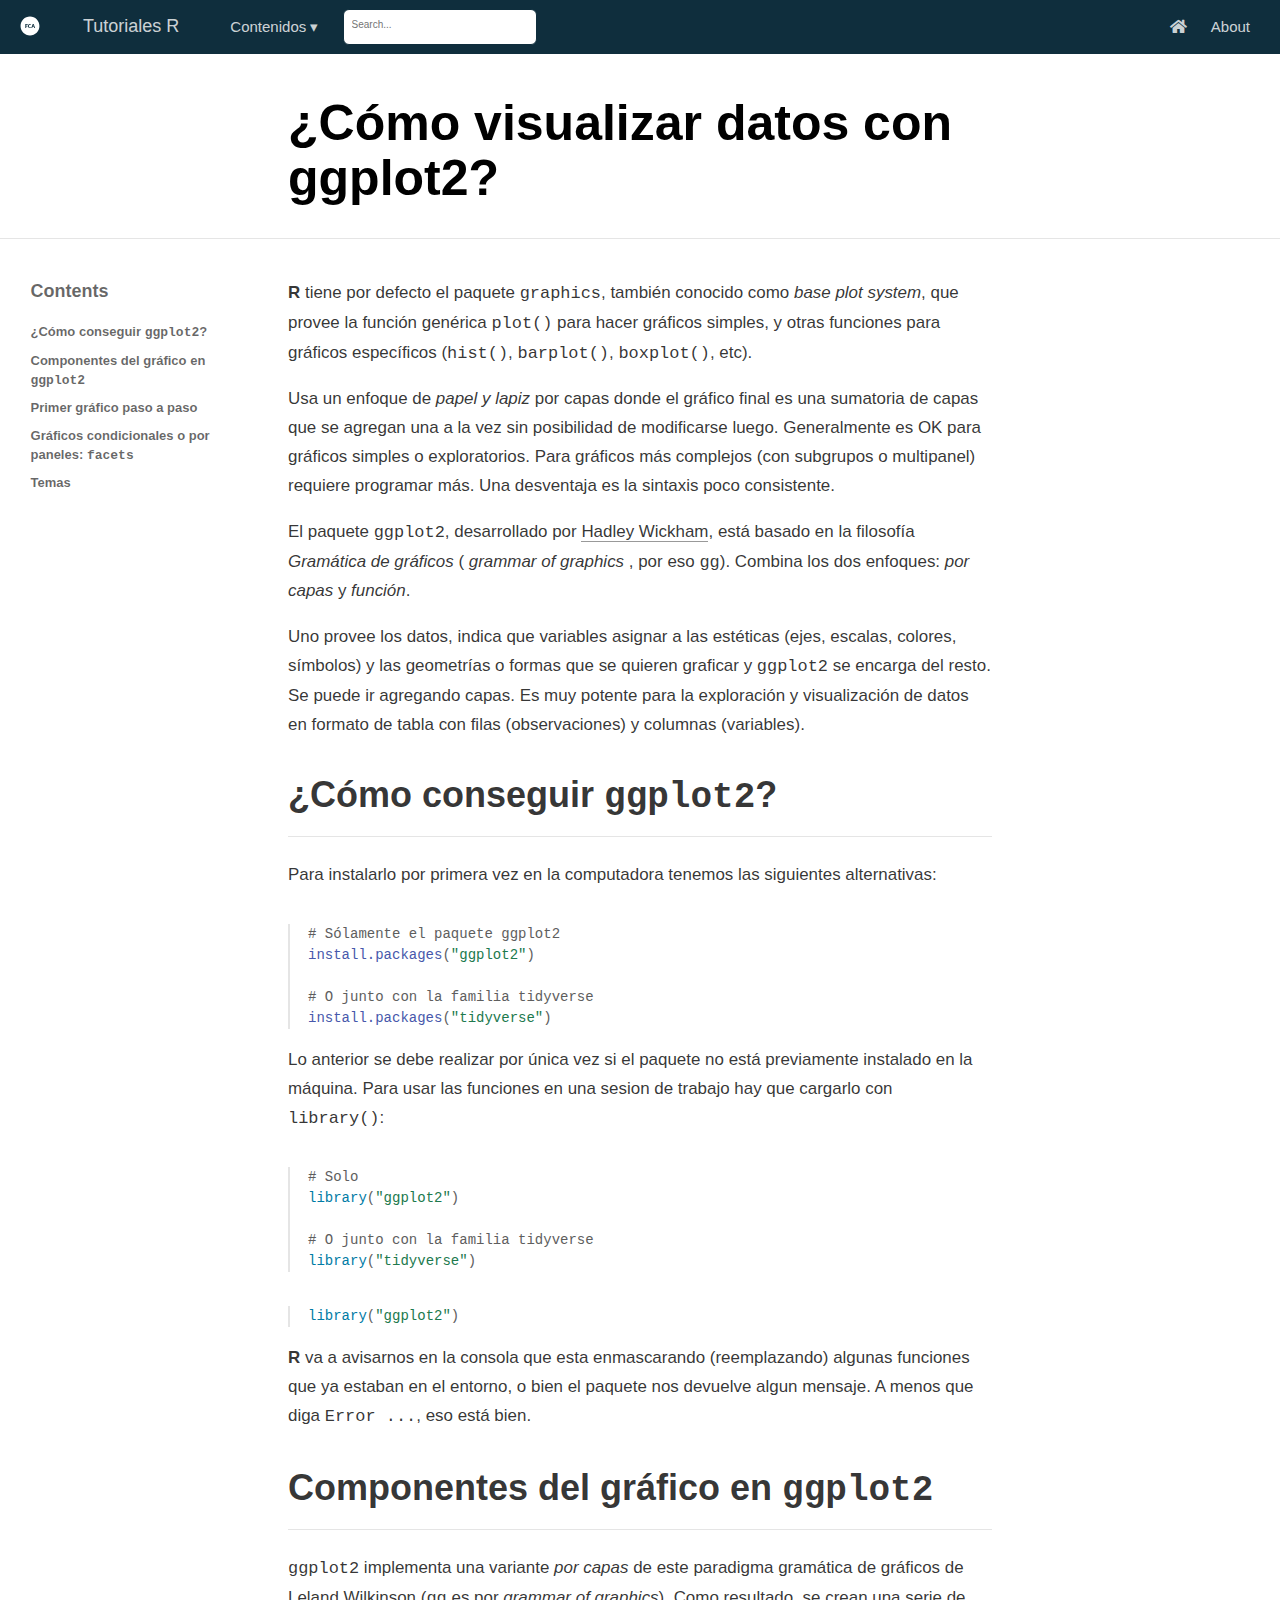
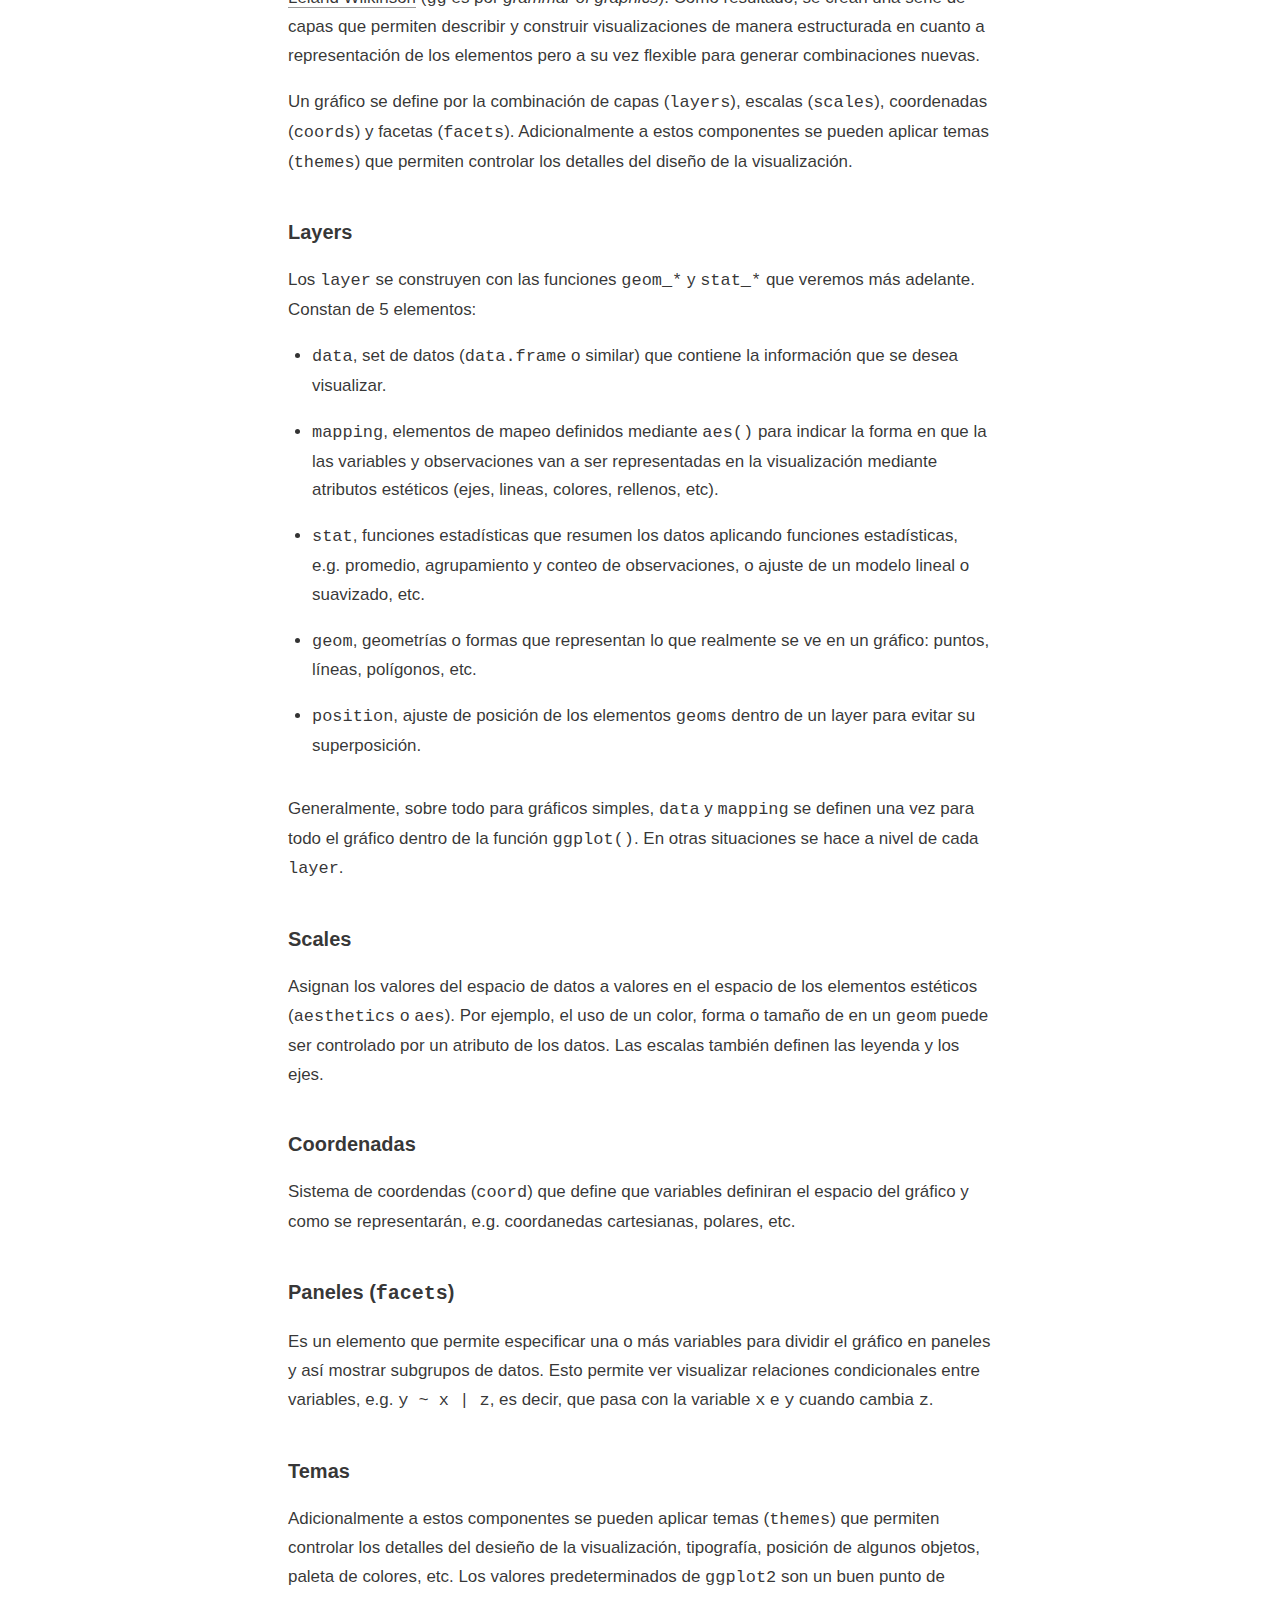
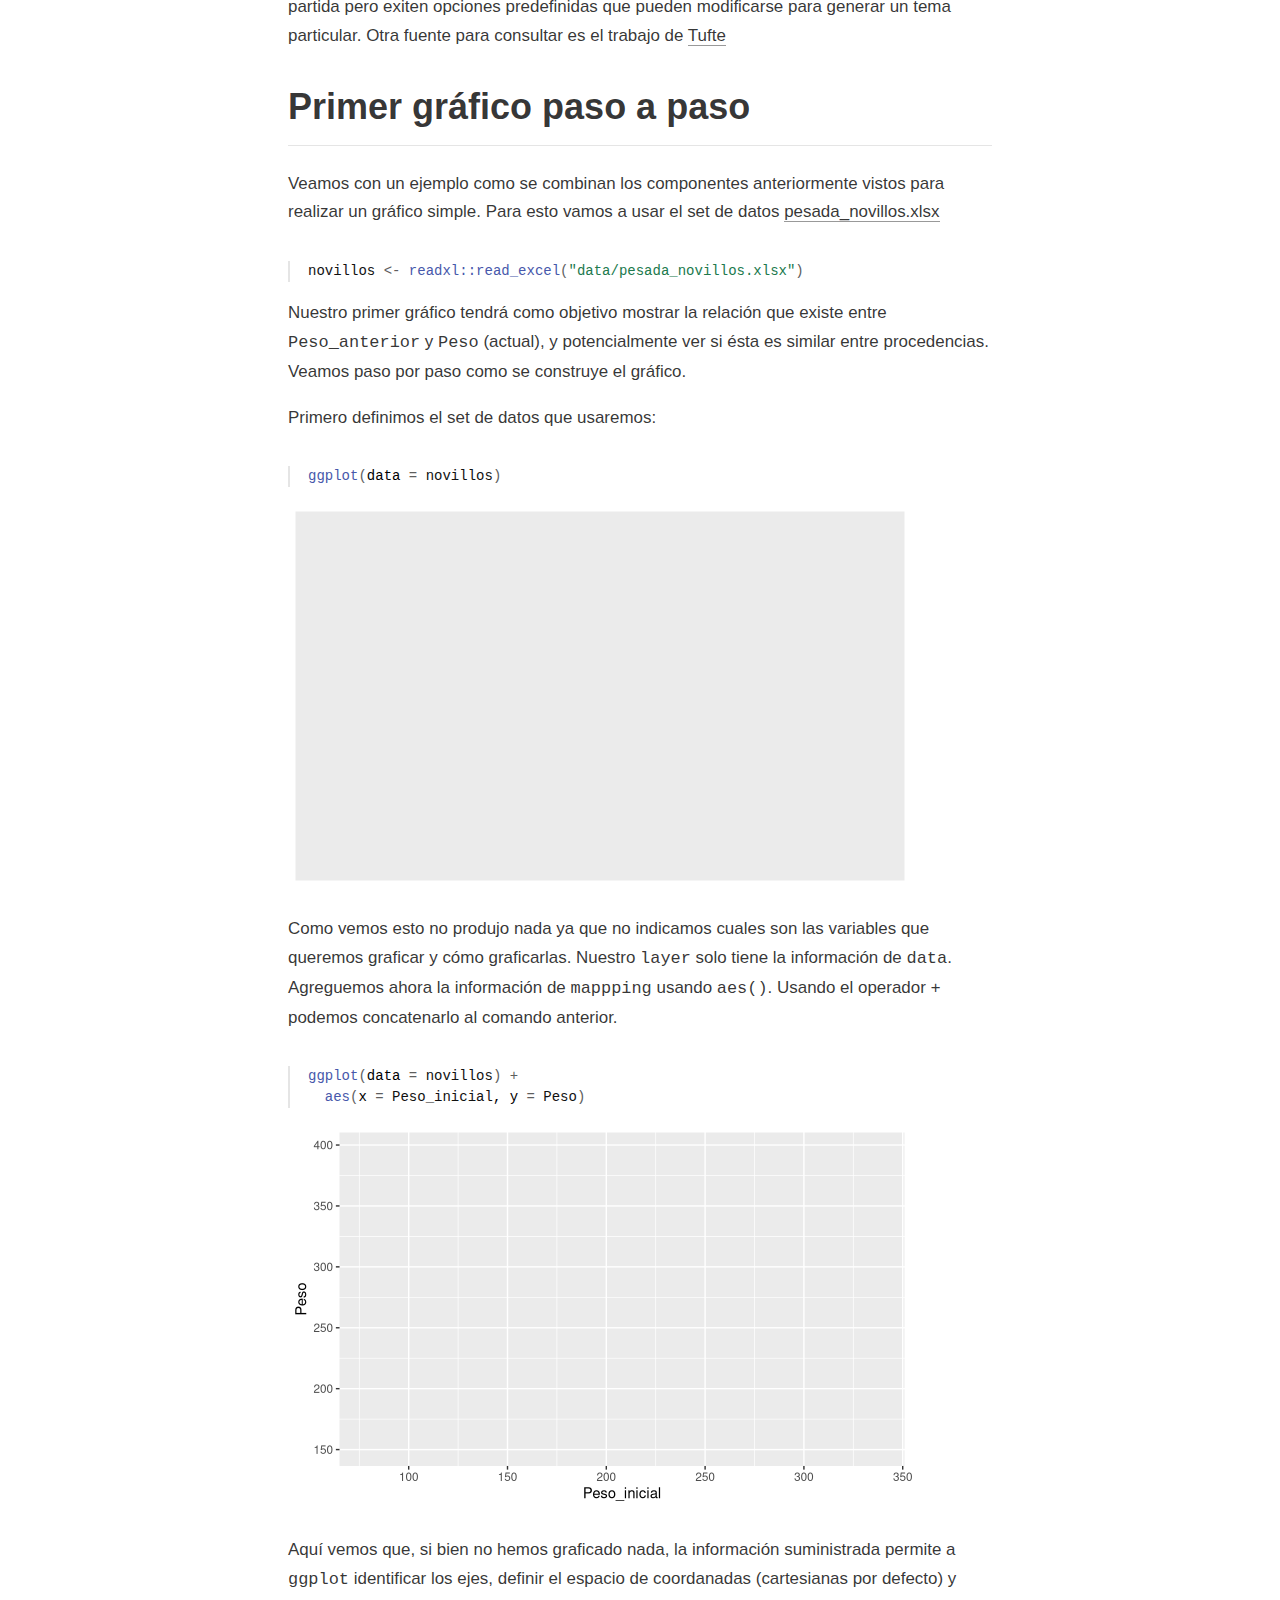
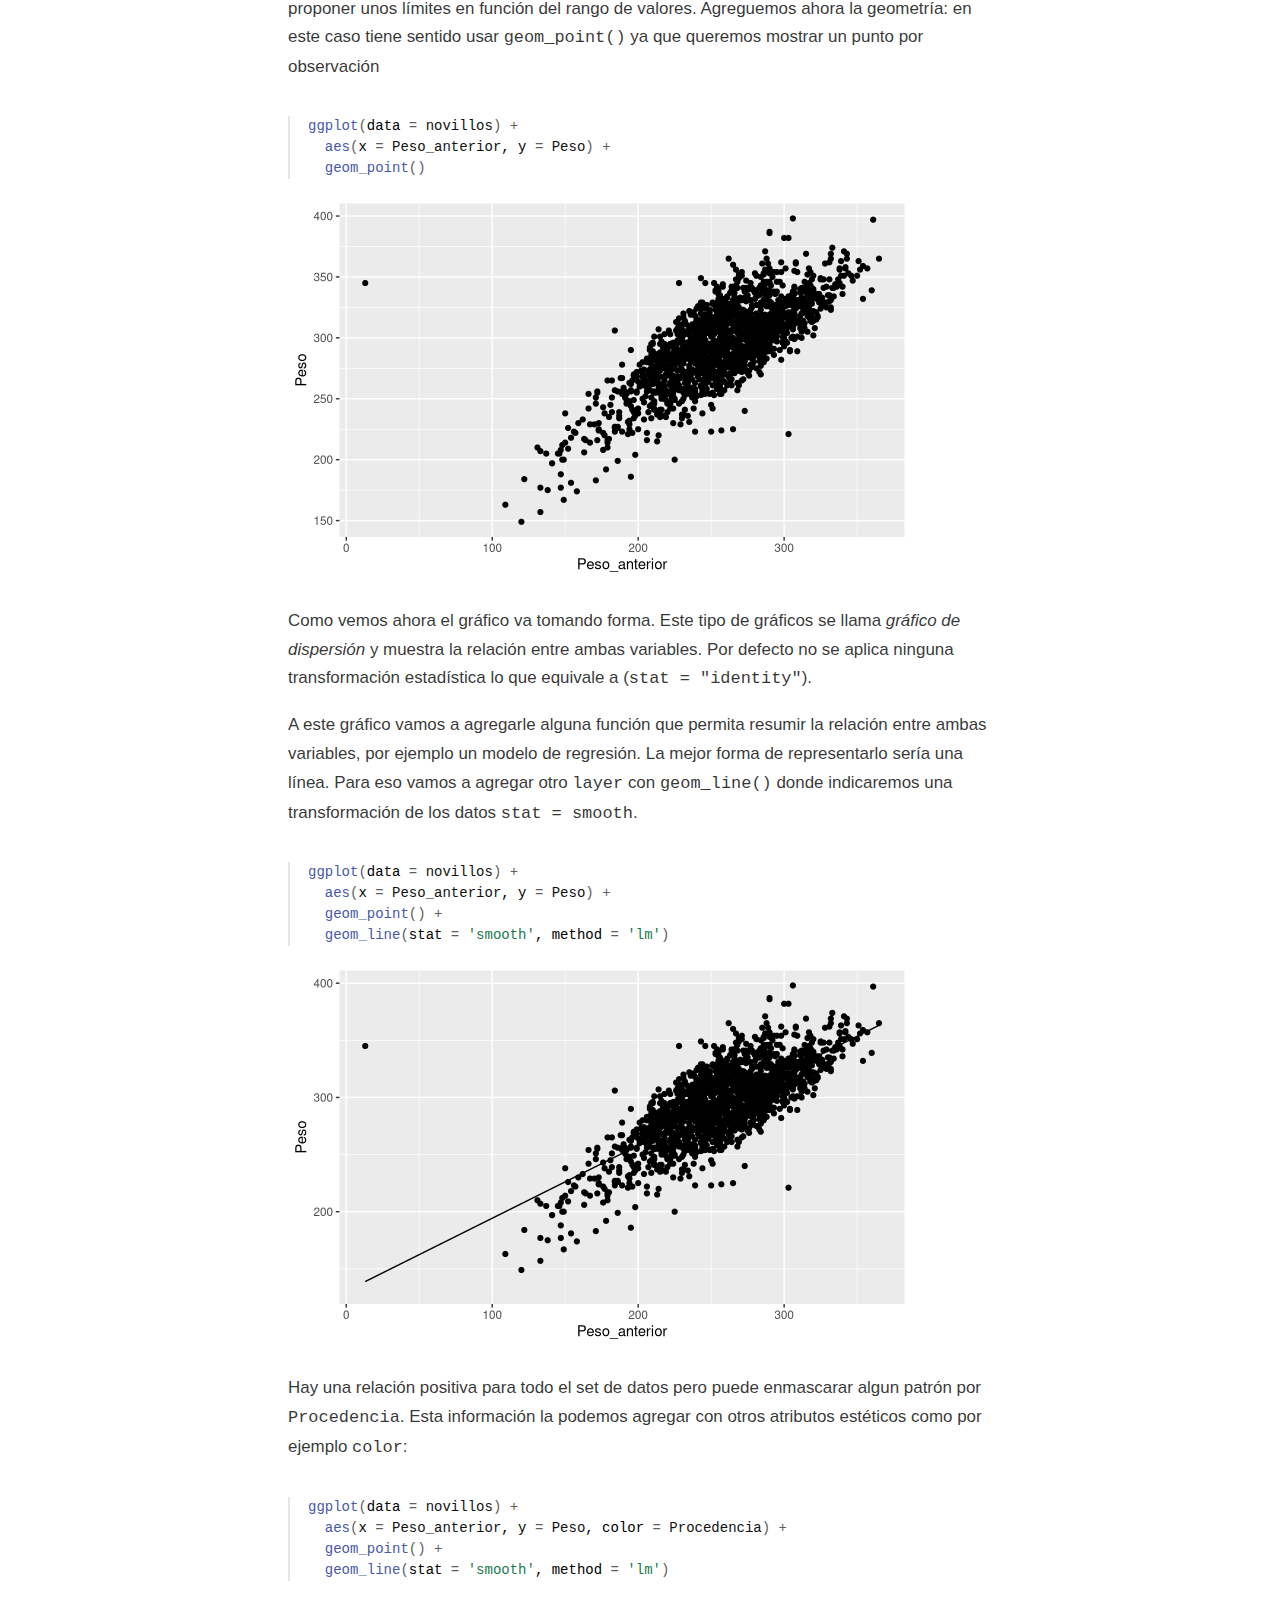
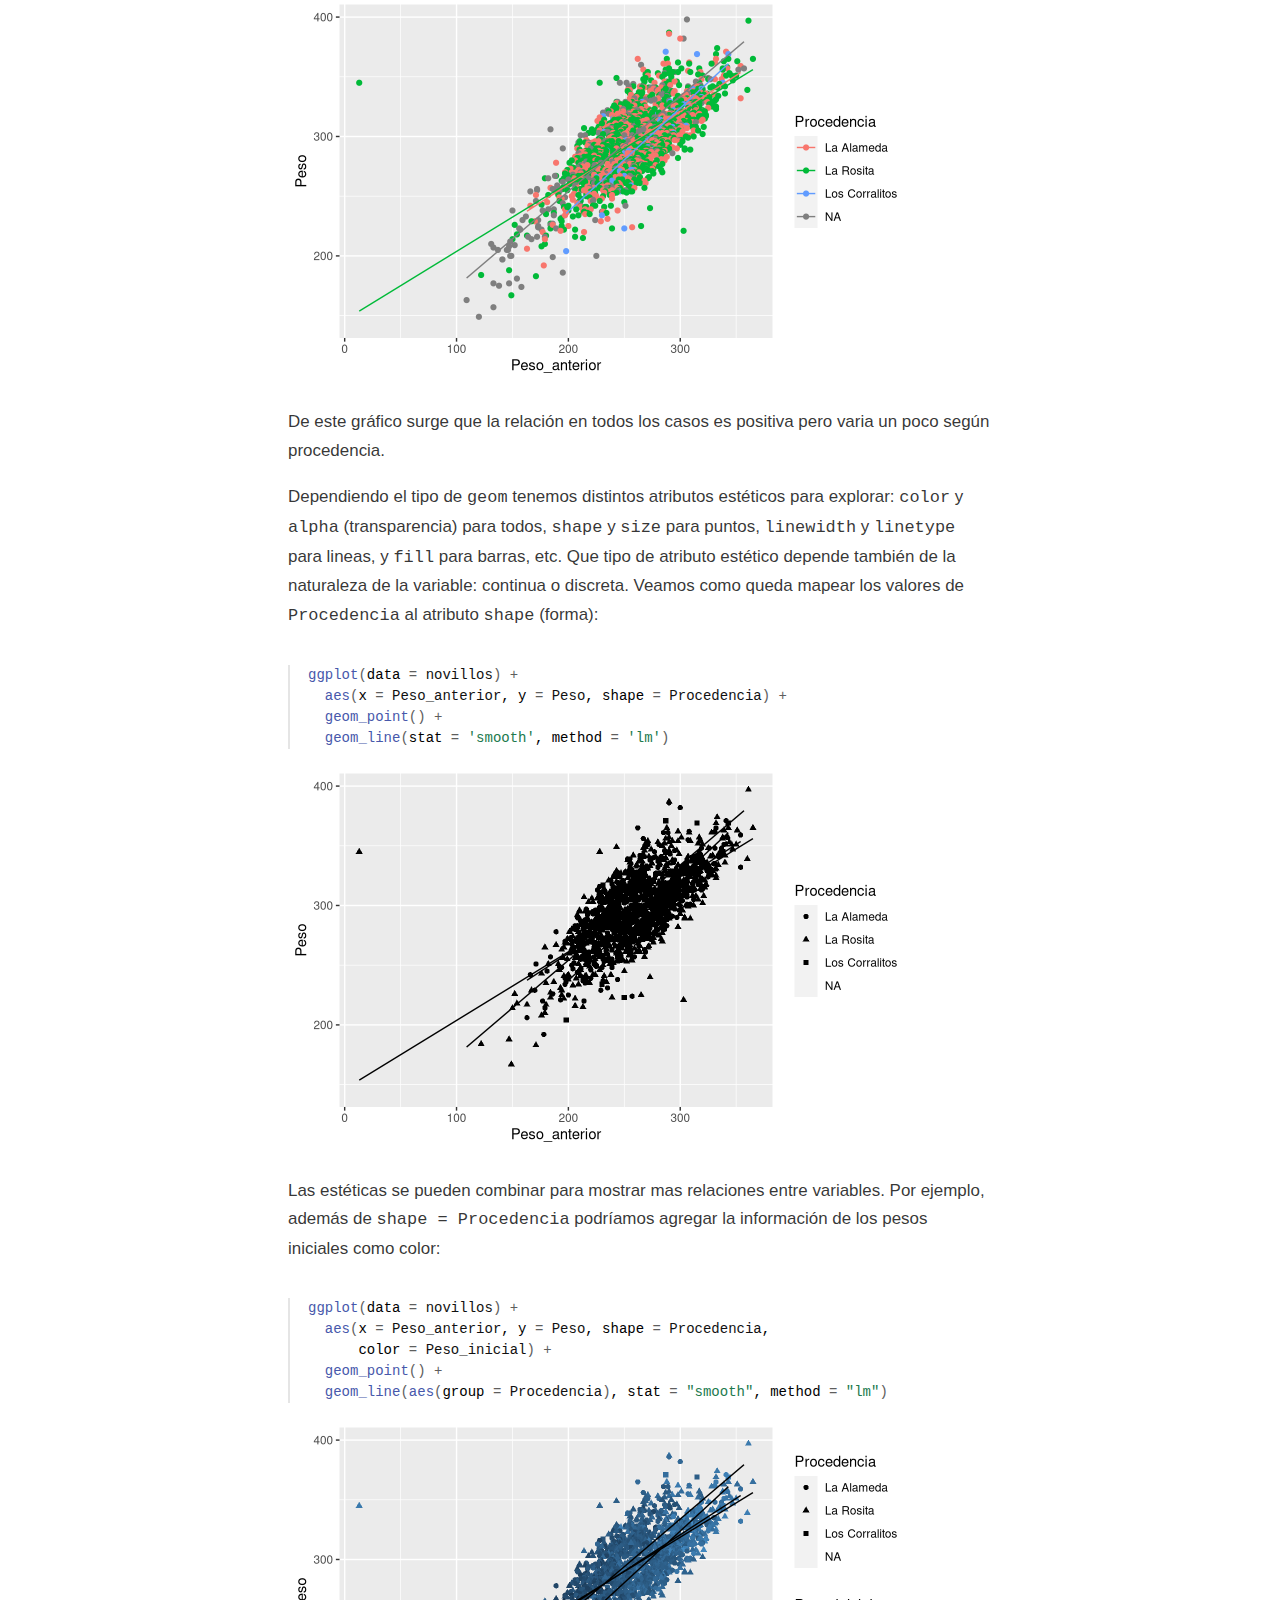
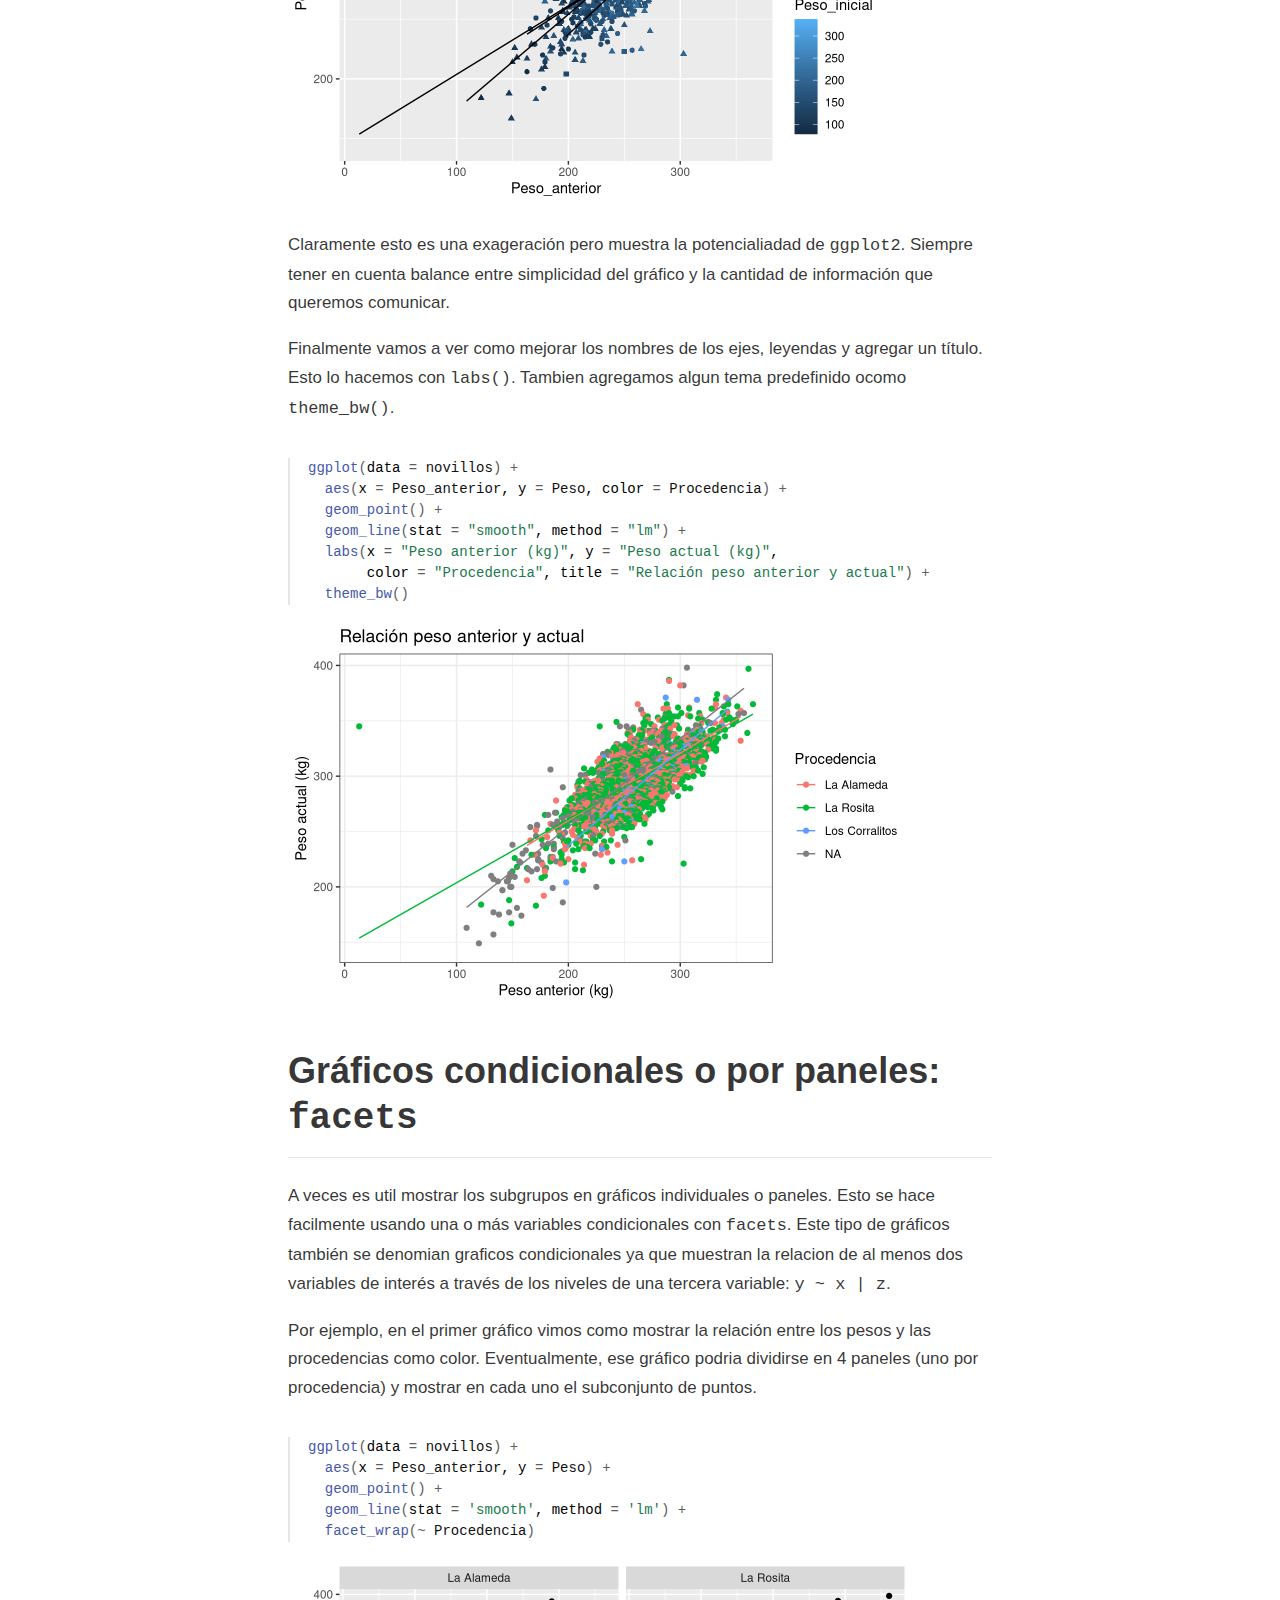
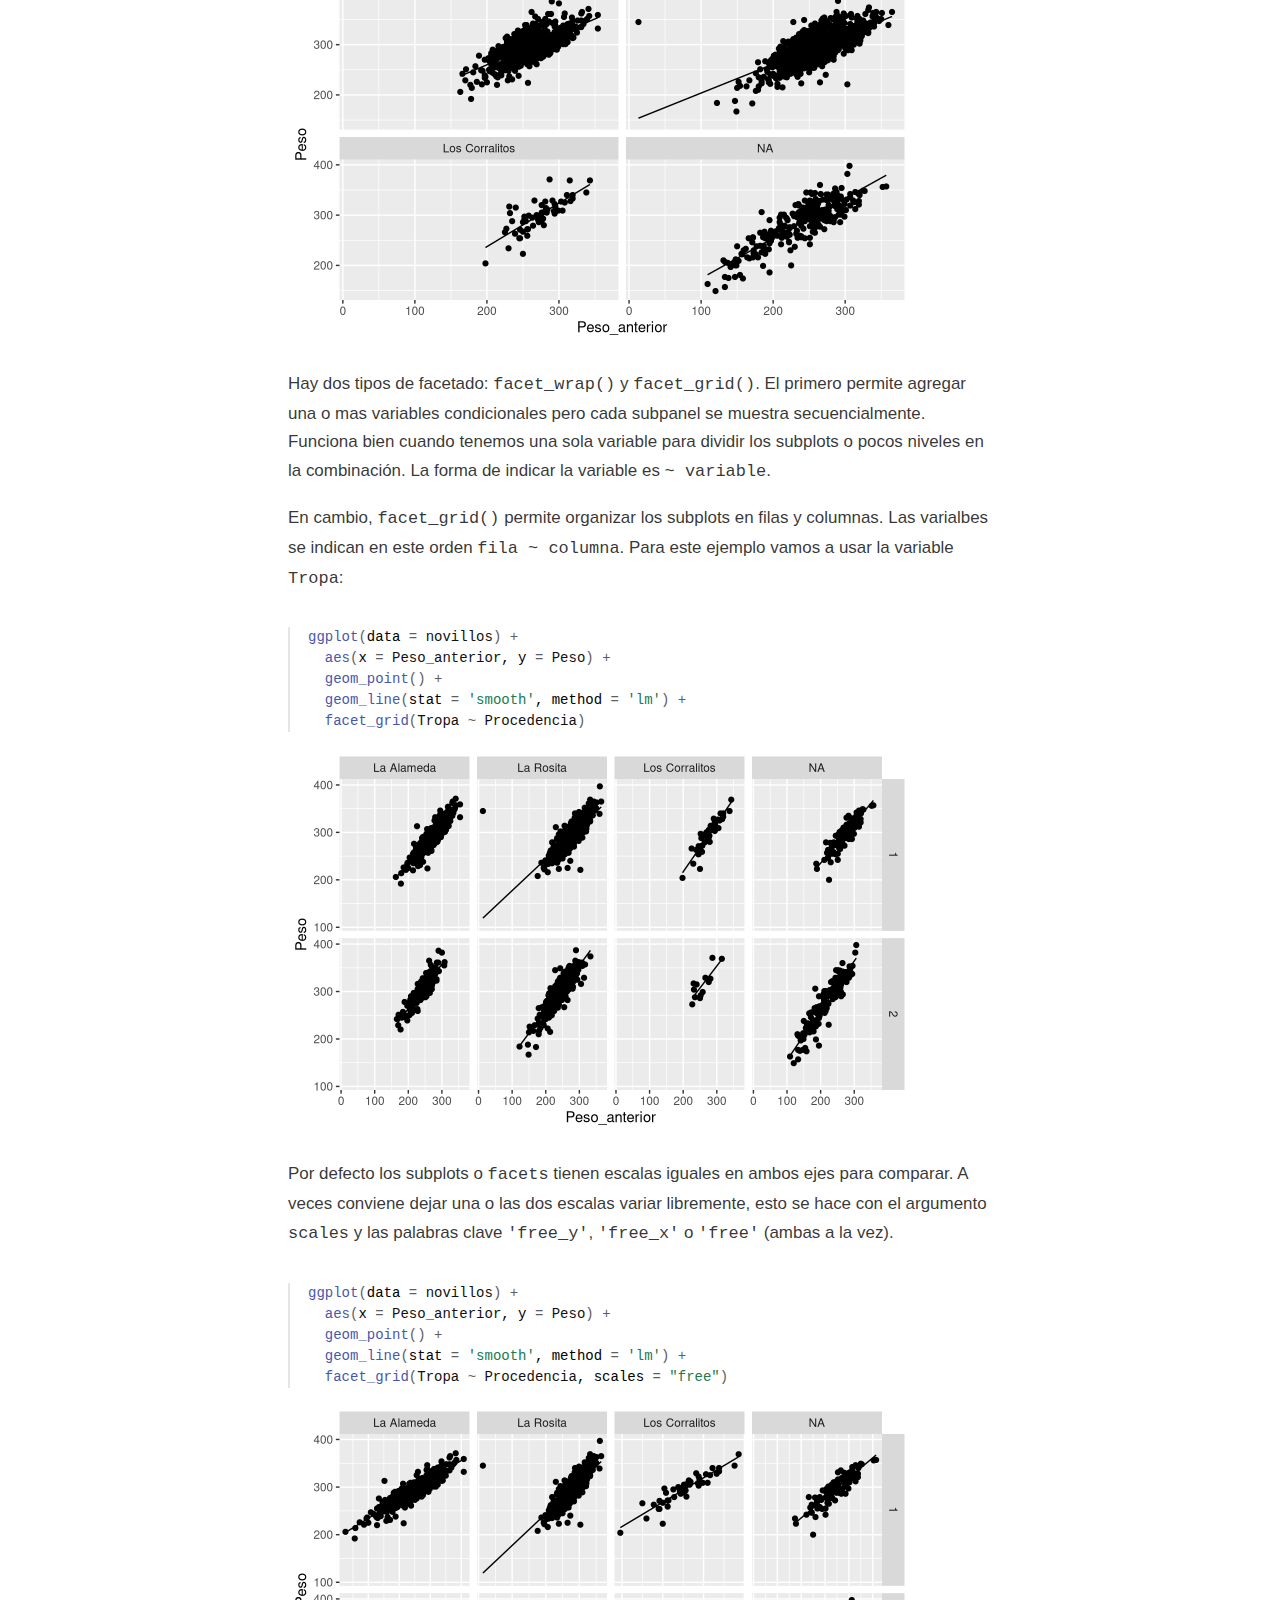
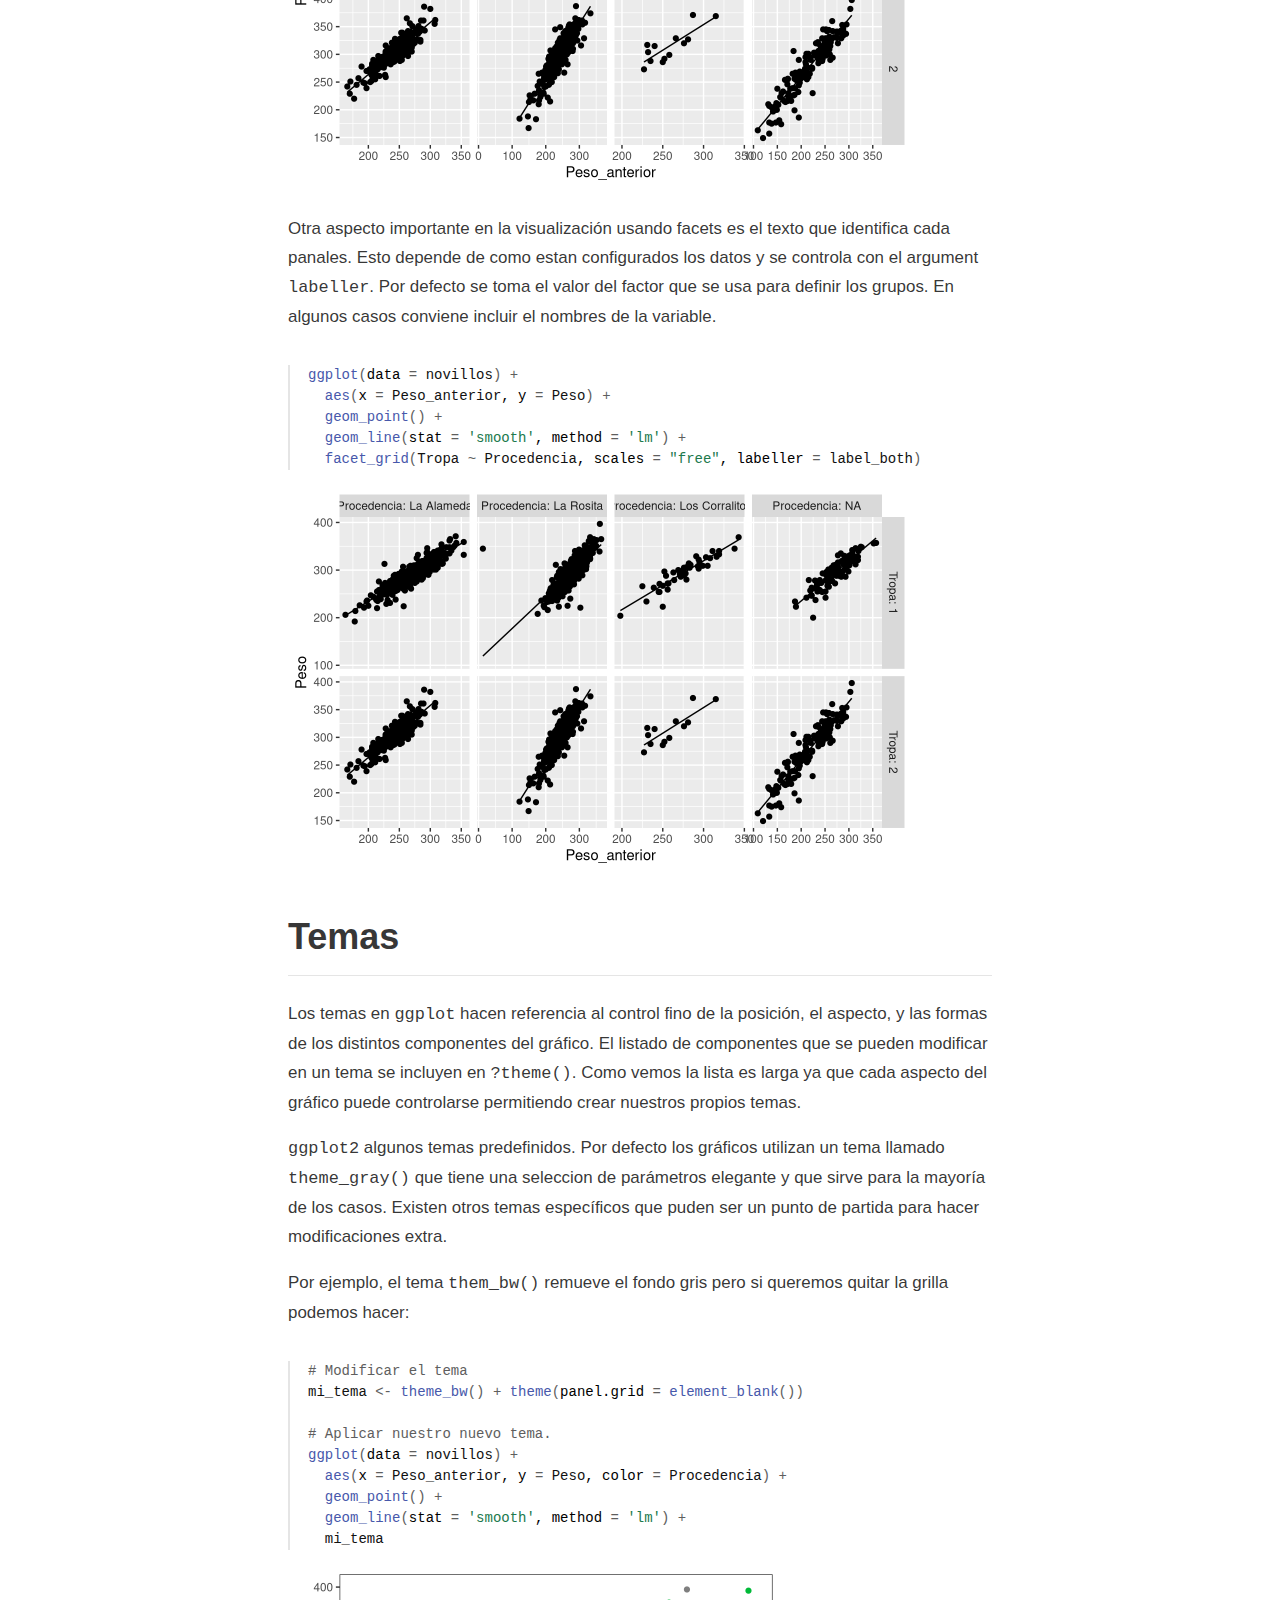
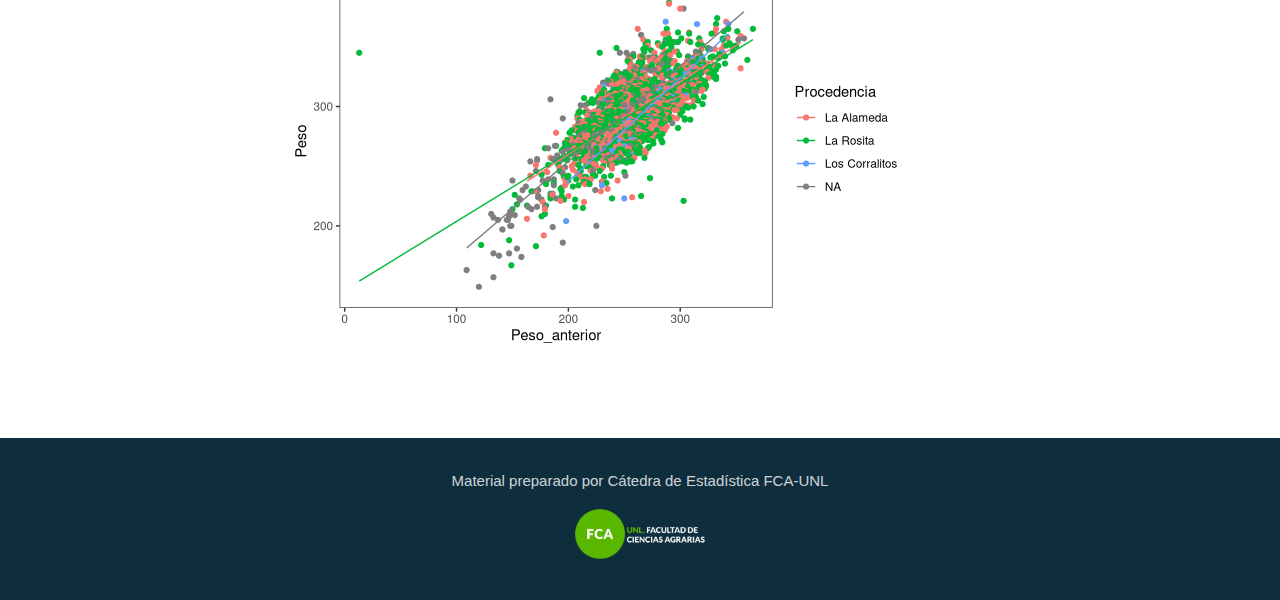
<file: docs/introduccion_a_ggplot2.html>
<!DOCTYPE html>

<html xmlns="http://www.w3.org/1999/xhtml" lang="" xml:lang="">

<head>
  <meta charset="utf-8"/>
  <meta name="viewport" content="width=device-width, initial-scale=1"/>
  <meta http-equiv="X-UA-Compatible" content="IE=Edge,chrome=1"/>
  <meta name="generator" content="distill" />

  <style type="text/css">
  /* Hide doc at startup (prevent jankiness while JS renders/transforms) */
  body {
    visibility: hidden;
  }
  </style>

 <!--radix_placeholder_import_source-->
 <!--/radix_placeholder_import_source-->

<style type="text/css">code{white-space: pre;}</style>
<style type="text/css" data-origin="pandoc">
pre > code.sourceCode { white-space: pre; position: relative; }
pre > code.sourceCode > span { display: inline-block; line-height: 1.25; }
pre > code.sourceCode > span:empty { height: 1.2em; }
.sourceCode { overflow: visible; }
code.sourceCode > span { color: inherit; text-decoration: inherit; }
div.sourceCode { margin: 1em 0; }
pre.sourceCode { margin: 0; }
@media screen {
div.sourceCode { overflow: auto; }
}
@media print {
pre > code.sourceCode { white-space: pre-wrap; }
pre > code.sourceCode > span { text-indent: -5em; padding-left: 5em; }
}
pre.numberSource code
  { counter-reset: source-line 0; }
pre.numberSource code > span
  { position: relative; left: -4em; counter-increment: source-line; }
pre.numberSource code > span > a:first-child::before
  { content: counter(source-line);
    position: relative; left: -1em; text-align: right; vertical-align: baseline;
    border: none; display: inline-block;
    -webkit-touch-callout: none; -webkit-user-select: none;
    -khtml-user-select: none; -moz-user-select: none;
    -ms-user-select: none; user-select: none;
    padding: 0 4px; width: 4em;
    color: #aaaaaa;
  }
pre.numberSource { margin-left: 3em; border-left: 1px solid #aaaaaa;  padding-left: 4px; }
div.sourceCode
  {   }
@media screen {
pre > code.sourceCode > span > a:first-child::before { text-decoration: underline; }
}
code span.al { color: #ad0000; } /* Alert */
code span.an { color: #5e5e5e; } /* Annotation */
code span.at { } /* Attribute */
code span.bn { color: #ad0000; } /* BaseN */
code span.bu { } /* BuiltIn */
code span.cf { color: #007ba5; } /* ControlFlow */
code span.ch { color: #20794d; } /* Char */
code span.cn { color: #8f5902; } /* Constant */
code span.co { color: #5e5e5e; } /* Comment */
code span.cv { color: #5e5e5e; font-style: italic; } /* CommentVar */
code span.do { color: #5e5e5e; font-style: italic; } /* Documentation */
code span.dt { color: #ad0000; } /* DataType */
code span.dv { color: #ad0000; } /* DecVal */
code span.er { color: #ad0000; } /* Error */
code span.ex { } /* Extension */
code span.fl { color: #ad0000; } /* Float */
code span.fu { color: #4758ab; } /* Function */
code span.im { } /* Import */
code span.in { color: #5e5e5e; } /* Information */
code span.kw { color: #007ba5; } /* Keyword */
code span.op { color: #5e5e5e; } /* Operator */
code span.ot { color: #007ba5; } /* Other */
code span.pp { color: #ad0000; } /* Preprocessor */
code span.sc { color: #5e5e5e; } /* SpecialChar */
code span.ss { color: #20794d; } /* SpecialString */
code span.st { color: #20794d; } /* String */
code span.va { color: #111111; } /* Variable */
code span.vs { color: #20794d; } /* VerbatimString */
code span.wa { color: #5e5e5e; font-style: italic; } /* Warning */
</style>


  <!--radix_placeholder_meta_tags-->
  <title>Tutoriales R: ¿Cómo visualizar datos con `ggplot2`?</title>




  <!--  https://developers.facebook.com/docs/sharing/webmasters#markup -->
  <meta property="og:title" content="Tutoriales R: ¿Cómo visualizar datos con `ggplot2`?"/>
  <meta property="og:type" content="article"/>
  <meta property="og:locale" content="en_US"/>
  <meta property="og:site_name" content="Tutoriales R"/>

  <!--  https://dev.twitter.com/cards/types/summary -->
  <meta property="twitter:card" content="summary"/>
  <meta property="twitter:title" content="Tutoriales R: ¿Cómo visualizar datos con `ggplot2`?"/>

  <!--/radix_placeholder_meta_tags-->
  <!--radix_placeholder_rmarkdown_metadata-->

  <script type="text/json" id="radix-rmarkdown-metadata">
  {"type":"list","attributes":{"names":{"type":"character","attributes":{},"value":["title"]}},"value":[{"type":"character","attributes":{},"value":["¿Cómo visualizar datos con `ggplot2`?"]}]}
  </script>
  <!--/radix_placeholder_rmarkdown_metadata-->
  <!--radix_placeholder_navigation_in_header-->
  <meta name="distill:offset" content=""/>

  <script type="application/javascript">

    window.headroom_prevent_pin = false;

    window.document.addEventListener("DOMContentLoaded", function (event) {

      // initialize headroom for banner
      var header = $('header').get(0);
      var headerHeight = header.offsetHeight;
      var headroom = new Headroom(header, {
        tolerance: 5,
        onPin : function() {
          if (window.headroom_prevent_pin) {
            window.headroom_prevent_pin = false;
            headroom.unpin();
          }
        }
      });
      headroom.init();
      if(window.location.hash)
        headroom.unpin();
      $(header).addClass('headroom--transition');

      // offset scroll location for banner on hash change
      // (see: https://github.com/WickyNilliams/headroom.js/issues/38)
      window.addEventListener("hashchange", function(event) {
        window.scrollTo(0, window.pageYOffset - (headerHeight + 25));
      });

      // responsive menu
      $('.distill-site-header').each(function(i, val) {
        var topnav = $(this);
        var toggle = topnav.find('.nav-toggle');
        toggle.on('click', function() {
          topnav.toggleClass('responsive');
        });
      });

      // nav dropdowns
      $('.nav-dropbtn').click(function(e) {
        $(this).next('.nav-dropdown-content').toggleClass('nav-dropdown-active');
        $(this).parent().siblings('.nav-dropdown')
           .children('.nav-dropdown-content').removeClass('nav-dropdown-active');
      });
      $("body").click(function(e){
        $('.nav-dropdown-content').removeClass('nav-dropdown-active');
      });
      $(".nav-dropdown").click(function(e){
        e.stopPropagation();
      });
    });
  </script>

  <style type="text/css">

  /* Theme (user-documented overrideables for nav appearance) */

  .distill-site-nav {
    color: rgba(255, 255, 255, 0.8);
    background-color: #0F2E3D;
    font-size: 15px;
    font-weight: 300;
  }

  .distill-site-nav a {
    color: inherit;
    text-decoration: none;
  }

  .distill-site-nav a:hover {
    color: white;
  }

  @media print {
    .distill-site-nav {
      display: none;
    }
  }

  .distill-site-header {

  }

  .distill-site-footer {

  }


  /* Site Header */

  .distill-site-header {
    width: 100%;
    box-sizing: border-box;
    z-index: 3;
  }

  .distill-site-header .nav-left {
    display: inline-block;
    margin-left: 8px;
  }

  @media screen and (max-width: 768px) {
    .distill-site-header .nav-left {
      margin-left: 0;
    }
  }


  .distill-site-header .nav-right {
    float: right;
    margin-right: 8px;
  }

  .distill-site-header a,
  .distill-site-header .title {
    display: inline-block;
    text-align: center;
    padding: 14px 10px 14px 10px;
  }

  .distill-site-header .title {
    font-size: 18px;
    min-width: 150px;
  }

  .distill-site-header .logo {
    padding: 0;
  }

  .distill-site-header .logo img {
    display: none;
    max-height: 20px;
    width: auto;
    margin-bottom: -4px;
  }

  .distill-site-header .nav-image img {
    max-height: 18px;
    width: auto;
    display: inline-block;
    margin-bottom: -3px;
  }



  @media screen and (min-width: 1000px) {
    .distill-site-header .logo img {
      display: inline-block;
    }
    .distill-site-header .nav-left {
      margin-left: 20px;
    }
    .distill-site-header .nav-right {
      margin-right: 20px;
    }
    .distill-site-header .title {
      padding-left: 12px;
    }
  }


  .distill-site-header .nav-toggle {
    display: none;
  }

  .nav-dropdown {
    display: inline-block;
    position: relative;
  }

  .nav-dropdown .nav-dropbtn {
    border: none;
    outline: none;
    color: rgba(255, 255, 255, 0.8);
    padding: 16px 10px;
    background-color: transparent;
    font-family: inherit;
    font-size: inherit;
    font-weight: inherit;
    margin: 0;
    margin-top: 1px;
    z-index: 2;
  }

  .nav-dropdown-content {
    display: none;
    position: absolute;
    background-color: white;
    min-width: 200px;
    border: 1px solid rgba(0,0,0,0.15);
    border-radius: 4px;
    box-shadow: 0px 8px 16px 0px rgba(0,0,0,0.1);
    z-index: 1;
    margin-top: 2px;
    white-space: nowrap;
    padding-top: 4px;
    padding-bottom: 4px;
  }

  .nav-dropdown-content hr {
    margin-top: 4px;
    margin-bottom: 4px;
    border: none;
    border-bottom: 1px solid rgba(0, 0, 0, 0.1);
  }

  .nav-dropdown-active {
    display: block;
  }

  .nav-dropdown-content a, .nav-dropdown-content .nav-dropdown-header {
    color: black;
    padding: 6px 24px;
    text-decoration: none;
    display: block;
    text-align: left;
  }

  .nav-dropdown-content .nav-dropdown-header {
    display: block;
    padding: 5px 24px;
    padding-bottom: 0;
    text-transform: uppercase;
    font-size: 14px;
    color: #999999;
    white-space: nowrap;
  }

  .nav-dropdown:hover .nav-dropbtn {
    color: white;
  }

  .nav-dropdown-content a:hover {
    background-color: #ddd;
    color: black;
  }

  .nav-right .nav-dropdown-content {
    margin-left: -45%;
    right: 0;
  }

  @media screen and (max-width: 768px) {
    .distill-site-header a, .distill-site-header .nav-dropdown  {display: none;}
    .distill-site-header a.nav-toggle {
      float: right;
      display: block;
    }
    .distill-site-header .title {
      margin-left: 0;
    }
    .distill-site-header .nav-right {
      margin-right: 0;
    }
    .distill-site-header {
      overflow: hidden;
    }
    .nav-right .nav-dropdown-content {
      margin-left: 0;
    }
  }


  @media screen and (max-width: 768px) {
    .distill-site-header.responsive {position: relative; min-height: 500px; }
    .distill-site-header.responsive a.nav-toggle {
      position: absolute;
      right: 0;
      top: 0;
    }
    .distill-site-header.responsive a,
    .distill-site-header.responsive .nav-dropdown {
      display: block;
      text-align: left;
    }
    .distill-site-header.responsive .nav-left,
    .distill-site-header.responsive .nav-right {
      width: 100%;
    }
    .distill-site-header.responsive .nav-dropdown {float: none;}
    .distill-site-header.responsive .nav-dropdown-content {position: relative;}
    .distill-site-header.responsive .nav-dropdown .nav-dropbtn {
      display: block;
      width: 100%;
      text-align: left;
    }
  }

  /* Site Footer */

  .distill-site-footer {
    width: 100%;
    overflow: hidden;
    box-sizing: border-box;
    z-index: 3;
    margin-top: 30px;
    padding-top: 30px;
    padding-bottom: 30px;
    text-align: center;
  }

  /* Headroom */

  d-title {
    padding-top: 6rem;
  }

  @media print {
    d-title {
      padding-top: 4rem;
    }
  }

  .headroom {
    z-index: 1000;
    position: fixed;
    top: 0;
    left: 0;
    right: 0;
  }

  .headroom--transition {
    transition: all .4s ease-in-out;
  }

  .headroom--unpinned {
    top: -100px;
  }

  .headroom--pinned {
    top: 0;
  }

  /* adjust viewport for navbar height */
  /* helps vertically center bootstrap (non-distill) content */
  .min-vh-100 {
    min-height: calc(100vh - 100px) !important;
  }

  </style>

  <script src="site_libs/jquery-3.6.0/jquery-3.6.0.min.js"></script>
  <link href="site_libs/font-awesome-5.1.0/css/all.css" rel="stylesheet"/>
  <link href="site_libs/font-awesome-5.1.0/css/v4-shims.css" rel="stylesheet"/>
  <script src="site_libs/headroom-0.9.4/headroom.min.js"></script>
  <script src="site_libs/autocomplete-0.37.1/autocomplete.min.js"></script>
  <script src="site_libs/fuse-6.4.1/fuse.min.js"></script>

  <script type="application/javascript">

  function getMeta(metaName) {
    var metas = document.getElementsByTagName('meta');
    for (let i = 0; i < metas.length; i++) {
      if (metas[i].getAttribute('name') === metaName) {
        return metas[i].getAttribute('content');
      }
    }
    return '';
  }

  function offsetURL(url) {
    var offset = getMeta('distill:offset');
    return offset ? offset + '/' + url : url;
  }

  function createFuseIndex() {

    // create fuse index
    var options = {
      keys: [
        { name: 'title', weight: 20 },
        { name: 'categories', weight: 15 },
        { name: 'description', weight: 10 },
        { name: 'contents', weight: 5 },
      ],
      ignoreLocation: true,
      threshold: 0
    };
    var fuse = new window.Fuse([], options);

    // fetch the main search.json
    return fetch(offsetURL('search.json'))
      .then(function(response) {
        if (response.status == 200) {
          return response.json().then(function(json) {
            // index main articles
            json.articles.forEach(function(article) {
              fuse.add(article);
            });
            // download collections and index their articles
            return Promise.all(json.collections.map(function(collection) {
              return fetch(offsetURL(collection)).then(function(response) {
                if (response.status === 200) {
                  return response.json().then(function(articles) {
                    articles.forEach(function(article) {
                      fuse.add(article);
                    });
                  })
                } else {
                  return Promise.reject(
                    new Error('Unexpected status from search index request: ' +
                              response.status)
                  );
                }
              });
            })).then(function() {
              return fuse;
            });
          });

        } else {
          return Promise.reject(
            new Error('Unexpected status from search index request: ' +
                        response.status)
          );
        }
      });
  }

  window.document.addEventListener("DOMContentLoaded", function (event) {

    // get search element (bail if we don't have one)
    var searchEl = window.document.getElementById('distill-search');
    if (!searchEl)
      return;

    createFuseIndex()
      .then(function(fuse) {

        // make search box visible
        searchEl.classList.remove('hidden');

        // initialize autocomplete
        var options = {
          autoselect: true,
          hint: false,
          minLength: 2,
        };
        window.autocomplete(searchEl, options, [{
          source: function(query, callback) {
            const searchOptions = {
              isCaseSensitive: false,
              shouldSort: true,
              minMatchCharLength: 2,
              limit: 10,
            };
            var results = fuse.search(query, searchOptions);
            callback(results
              .map(function(result) { return result.item; })
            );
          },
          templates: {
            suggestion: function(suggestion) {
              var img = suggestion.preview && Object.keys(suggestion.preview).length > 0
                ? `<img src="${offsetURL(suggestion.preview)}"</img>`
                : '';
              var html = `
                <div class="search-item">
                  <h3>${suggestion.title}</h3>
                  <div class="search-item-description">
                    ${suggestion.description || ''}
                  </div>
                  <div class="search-item-preview">
                    ${img}
                  </div>
                </div>
              `;
              return html;
            }
          }
        }]).on('autocomplete:selected', function(event, suggestion) {
          window.location.href = offsetURL(suggestion.path);
        });
        // remove inline display style on autocompleter (we want to
        // manage responsive display via css)
        $('.algolia-autocomplete').css("display", "");
      })
      .catch(function(error) {
        console.log(error);
      });

  });

  </script>

  <style type="text/css">

  .nav-search {
    font-size: x-small;
  }

  /* Algolioa Autocomplete */

  .algolia-autocomplete {
    display: inline-block;
    margin-left: 10px;
    vertical-align: sub;
    background-color: white;
    color: black;
    padding: 6px;
    padding-top: 8px;
    padding-bottom: 0;
    border-radius: 6px;
    border: 1px #0F2E3D solid;
    width: 180px;
  }


  @media screen and (max-width: 768px) {
    .distill-site-nav .algolia-autocomplete {
      display: none;
      visibility: hidden;
    }
    .distill-site-nav.responsive .algolia-autocomplete {
      display: inline-block;
      visibility: visible;
    }
    .distill-site-nav.responsive .algolia-autocomplete .aa-dropdown-menu {
      margin-left: 0;
      width: 400px;
      max-height: 400px;
    }
  }

  .algolia-autocomplete .aa-input, .algolia-autocomplete .aa-hint {
    width: 90%;
    outline: none;
    border: none;
  }

  .algolia-autocomplete .aa-hint {
    color: #999;
  }
  .algolia-autocomplete .aa-dropdown-menu {
    width: 550px;
    max-height: 70vh;
    overflow-x: visible;
    overflow-y: scroll;
    padding: 5px;
    margin-top: 3px;
    margin-left: -150px;
    background-color: #fff;
    border-radius: 5px;
    border: 1px solid #999;
    border-top: none;
  }

  .algolia-autocomplete .aa-dropdown-menu .aa-suggestion {
    cursor: pointer;
    padding: 5px 4px;
    border-bottom: 1px solid #eee;
  }

  .algolia-autocomplete .aa-dropdown-menu .aa-suggestion:last-of-type {
    border-bottom: none;
    margin-bottom: 2px;
  }

  .algolia-autocomplete .aa-dropdown-menu .aa-suggestion .search-item {
    overflow: hidden;
    font-size: 0.8em;
    line-height: 1.4em;
  }

  .algolia-autocomplete .aa-dropdown-menu .aa-suggestion .search-item h3 {
    font-size: 1rem;
    margin-block-start: 0;
    margin-block-end: 5px;
  }

  .algolia-autocomplete .aa-dropdown-menu .aa-suggestion .search-item-description {
    display: inline-block;
    overflow: hidden;
    height: 2.8em;
    width: 80%;
    margin-right: 4%;
  }

  .algolia-autocomplete .aa-dropdown-menu .aa-suggestion .search-item-preview {
    display: inline-block;
    width: 15%;
  }

  .algolia-autocomplete .aa-dropdown-menu .aa-suggestion .search-item-preview img {
    height: 3em;
    width: auto;
    display: none;
  }

  .algolia-autocomplete .aa-dropdown-menu .aa-suggestion .search-item-preview img[src] {
    display: initial;
  }

  .algolia-autocomplete .aa-dropdown-menu .aa-suggestion.aa-cursor {
    background-color: #eee;
  }
  .algolia-autocomplete .aa-dropdown-menu .aa-suggestion em {
    font-weight: bold;
    font-style: normal;
  }

  </style>


  <!--/radix_placeholder_navigation_in_header-->
  <!--radix_placeholder_distill-->

  <style type="text/css">

  body {
    background-color: white;
  }

  .pandoc-table {
    width: 100%;
  }

  .pandoc-table>caption {
    margin-bottom: 10px;
  }

  .pandoc-table th:not([align]) {
    text-align: left;
  }

  .pagedtable-footer {
    font-size: 15px;
  }

  d-byline .byline {
    grid-template-columns: 2fr 2fr;
  }

  d-byline .byline h3 {
    margin-block-start: 1.5em;
  }

  d-byline .byline .authors-affiliations h3 {
    margin-block-start: 0.5em;
  }

  .authors-affiliations .orcid-id {
    width: 16px;
    height:16px;
    margin-left: 4px;
    margin-right: 4px;
    vertical-align: middle;
    padding-bottom: 2px;
  }

  d-title .dt-tags {
    margin-top: 1em;
    grid-column: text;
  }

  .dt-tags .dt-tag {
    text-decoration: none;
    display: inline-block;
    color: rgba(0,0,0,0.6);
    padding: 0em 0.4em;
    margin-right: 0.5em;
    margin-bottom: 0.4em;
    font-size: 70%;
    border: 1px solid rgba(0,0,0,0.2);
    border-radius: 3px;
    text-transform: uppercase;
    font-weight: 500;
  }

  d-article table.gt_table td,
  d-article table.gt_table th {
    border-bottom: none;
  }

  .html-widget {
    margin-bottom: 2.0em;
  }

  .l-screen-inset {
    padding-right: 16px;
  }

  .l-screen .caption {
    margin-left: 10px;
  }

  .shaded {
    background: rgb(247, 247, 247);
    padding-top: 20px;
    padding-bottom: 20px;
    border-top: 1px solid rgba(0, 0, 0, 0.1);
    border-bottom: 1px solid rgba(0, 0, 0, 0.1);
  }

  .shaded .html-widget {
    margin-bottom: 0;
    border: 1px solid rgba(0, 0, 0, 0.1);
  }

  .shaded .shaded-content {
    background: white;
  }

  .text-output {
    margin-top: 0;
    line-height: 1.5em;
  }

  .hidden {
    display: none !important;
  }

  d-article {
    padding-top: 2.5rem;
    padding-bottom: 30px;
  }

  d-appendix {
    padding-top: 30px;
  }

  d-article>p>img {
    width: 100%;
  }

  d-article h2 {
    margin: 1rem 0 1.5rem 0;
  }

  d-article h3 {
    margin-top: 1.5rem;
  }

  d-article iframe {
    border: 1px solid rgba(0, 0, 0, 0.1);
    margin-bottom: 2.0em;
    width: 100%;
  }

  /* Tweak code blocks */

  d-article div.sourceCode code,
  d-article pre code {
    font-family: Consolas, Monaco, 'Andale Mono', 'Ubuntu Mono', monospace;
  }

  d-article pre,
  d-article div.sourceCode,
  d-article div.sourceCode pre {
    overflow: auto;
  }

  d-article div.sourceCode {
    background-color: white;
  }

  d-article div.sourceCode pre {
    padding-left: 10px;
    font-size: 12px;
    border-left: 2px solid rgba(0,0,0,0.1);
  }

  d-article pre {
    font-size: 12px;
    color: black;
    background: none;
    margin-top: 0;
    text-align: left;
    white-space: pre;
    word-spacing: normal;
    word-break: normal;
    word-wrap: normal;
    line-height: 1.5;

    -moz-tab-size: 4;
    -o-tab-size: 4;
    tab-size: 4;

    -webkit-hyphens: none;
    -moz-hyphens: none;
    -ms-hyphens: none;
    hyphens: none;
  }

  d-article pre a {
    border-bottom: none;
  }

  d-article pre a:hover {
    border-bottom: none;
    text-decoration: underline;
  }

  d-article details {
    grid-column: text;
    margin-bottom: 0.8em;
  }

  @media(min-width: 768px) {

  d-article pre,
  d-article div.sourceCode,
  d-article div.sourceCode pre {
    overflow: visible !important;
  }

  d-article div.sourceCode pre {
    padding-left: 18px;
    font-size: 14px;
  }

  d-article pre {
    font-size: 14px;
  }

  }

  figure img.external {
    background: white;
    border: 1px solid rgba(0, 0, 0, 0.1);
    box-shadow: 0 1px 8px rgba(0, 0, 0, 0.1);
    padding: 18px;
    box-sizing: border-box;
  }

  /* CSS for d-contents */

  .d-contents {
    grid-column: text;
    color: rgba(0,0,0,0.8);
    font-size: 0.9em;
    padding-bottom: 1em;
    margin-bottom: 1em;
    padding-bottom: 0.5em;
    margin-bottom: 1em;
    padding-left: 0.25em;
    justify-self: start;
  }

  @media(min-width: 1000px) {
    .d-contents.d-contents-float {
      height: 0;
      grid-column-start: 1;
      grid-column-end: 4;
      justify-self: center;
      padding-right: 3em;
      padding-left: 2em;
    }
  }

  .d-contents nav h3 {
    font-size: 18px;
    margin-top: 0;
    margin-bottom: 1em;
  }

  .d-contents li {
    list-style-type: none
  }

  .d-contents nav > ul {
    padding-left: 0;
  }

  .d-contents ul {
    padding-left: 1em
  }

  .d-contents nav ul li {
    margin-top: 0.6em;
    margin-bottom: 0.2em;
  }

  .d-contents nav a {
    font-size: 13px;
    border-bottom: none;
    text-decoration: none
    color: rgba(0, 0, 0, 0.8);
  }

  .d-contents nav a:hover {
    text-decoration: underline solid rgba(0, 0, 0, 0.6)
  }

  .d-contents nav > ul > li > a {
    font-weight: 600;
  }

  .d-contents nav > ul > li > ul {
    font-weight: inherit;
  }

  .d-contents nav > ul > li > ul > li {
    margin-top: 0.2em;
  }


  .d-contents nav ul {
    margin-top: 0;
    margin-bottom: 0.25em;
  }

  .d-article-with-toc h2:nth-child(2) {
    margin-top: 0;
  }


  /* Figure */

  .figure {
    position: relative;
    margin-bottom: 2.5em;
    margin-top: 1.5em;
  }

  .figure img {
    width: 100%;
  }

  .figure .caption {
    color: rgba(0, 0, 0, 0.6);
    font-size: 12px;
    line-height: 1.5em;
  }

  .figure img.external {
    background: white;
    border: 1px solid rgba(0, 0, 0, 0.1);
    box-shadow: 0 1px 8px rgba(0, 0, 0, 0.1);
    padding: 18px;
    box-sizing: border-box;
  }

  .figure .caption a {
    color: rgba(0, 0, 0, 0.6);
  }

  .figure .caption b,
  .figure .caption strong, {
    font-weight: 600;
    color: rgba(0, 0, 0, 1.0);
  }

  /* Citations */

  d-article .citation {
    color: inherit;
    cursor: inherit;
  }

  div.hanging-indent{
    margin-left: 1em; text-indent: -1em;
  }

  /* Citation hover box */

  .tippy-box[data-theme~=light-border] {
    background-color: rgba(250, 250, 250, 0.95);
  }

  .tippy-content > p {
    margin-bottom: 0;
    padding: 2px;
  }


  /* Tweak 1000px media break to show more text */

  @media(min-width: 1000px) {
    .base-grid,
    distill-header,
    d-title,
    d-abstract,
    d-article,
    d-appendix,
    distill-appendix,
    d-byline,
    d-footnote-list,
    d-citation-list,
    distill-footer {
      grid-template-columns: [screen-start] 1fr [page-start kicker-start] 80px [middle-start] 50px [text-start kicker-end] 65px 65px 65px 65px 65px 65px 65px 65px [text-end gutter-start] 65px [middle-end] 65px [page-end gutter-end] 1fr [screen-end];
      grid-column-gap: 16px;
    }

    .grid {
      grid-column-gap: 16px;
    }

    d-article {
      font-size: 1.06rem;
      line-height: 1.7em;
    }
    figure .caption, .figure .caption, figure figcaption {
      font-size: 13px;
    }
  }

  @media(min-width: 1180px) {
    .base-grid,
    distill-header,
    d-title,
    d-abstract,
    d-article,
    d-appendix,
    distill-appendix,
    d-byline,
    d-footnote-list,
    d-citation-list,
    distill-footer {
      grid-template-columns: [screen-start] 1fr [page-start kicker-start] 60px [middle-start] 60px [text-start kicker-end] 60px 60px 60px 60px 60px 60px 60px 60px [text-end gutter-start] 60px [middle-end] 60px [page-end gutter-end] 1fr [screen-end];
      grid-column-gap: 32px;
    }

    .grid {
      grid-column-gap: 32px;
    }
  }


  /* Get the citation styles for the appendix (not auto-injected on render since
     we do our own rendering of the citation appendix) */

  d-appendix .citation-appendix,
  .d-appendix .citation-appendix {
    font-size: 11px;
    line-height: 15px;
    border-left: 1px solid rgba(0, 0, 0, 0.1);
    padding-left: 18px;
    border: 1px solid rgba(0,0,0,0.1);
    background: rgba(0, 0, 0, 0.02);
    padding: 10px 18px;
    border-radius: 3px;
    color: rgba(150, 150, 150, 1);
    overflow: hidden;
    margin-top: -12px;
    white-space: pre-wrap;
    word-wrap: break-word;
  }

  /* Include appendix styles here so they can be overridden */

  d-appendix {
    contain: layout style;
    font-size: 0.8em;
    line-height: 1.7em;
    margin-top: 60px;
    margin-bottom: 0;
    border-top: 1px solid rgba(0, 0, 0, 0.1);
    color: rgba(0,0,0,0.5);
    padding-top: 60px;
    padding-bottom: 48px;
  }

  d-appendix h3 {
    grid-column: page-start / text-start;
    font-size: 15px;
    font-weight: 500;
    margin-top: 1em;
    margin-bottom: 0;
    color: rgba(0,0,0,0.65);
  }

  d-appendix h3 + * {
    margin-top: 1em;
  }

  d-appendix ol {
    padding: 0 0 0 15px;
  }

  @media (min-width: 768px) {
    d-appendix ol {
      padding: 0 0 0 30px;
      margin-left: -30px;
    }
  }

  d-appendix li {
    margin-bottom: 1em;
  }

  d-appendix a {
    color: rgba(0, 0, 0, 0.6);
  }

  d-appendix > * {
    grid-column: text;
  }

  d-appendix > d-footnote-list,
  d-appendix > d-citation-list,
  d-appendix > distill-appendix {
    grid-column: screen;
  }

  /* Include footnote styles here so they can be overridden */

  d-footnote-list {
    contain: layout style;
  }

  d-footnote-list > * {
    grid-column: text;
  }

  d-footnote-list a.footnote-backlink {
    color: rgba(0,0,0,0.3);
    padding-left: 0.5em;
  }



  /* Anchor.js */

  .anchorjs-link {
    /*transition: all .25s linear; */
    text-decoration: none;
    border-bottom: none;
  }
  *:hover > .anchorjs-link {
    margin-left: -1.125em !important;
    text-decoration: none;
    border-bottom: none;
  }

  /* Social footer */

  .social_footer {
    margin-top: 30px;
    margin-bottom: 0;
    color: rgba(0,0,0,0.67);
  }

  .disqus-comments {
    margin-right: 30px;
  }

  .disqus-comment-count {
    border-bottom: 1px solid rgba(0, 0, 0, 0.4);
    cursor: pointer;
  }

  #disqus_thread {
    margin-top: 30px;
  }

  .article-sharing a {
    border-bottom: none;
    margin-right: 8px;
  }

  .article-sharing a:hover {
    border-bottom: none;
  }

  .sidebar-section.subscribe {
    font-size: 12px;
    line-height: 1.6em;
  }

  .subscribe p {
    margin-bottom: 0.5em;
  }


  .article-footer .subscribe {
    font-size: 15px;
    margin-top: 45px;
  }


  .sidebar-section.custom {
    font-size: 12px;
    line-height: 1.6em;
  }

  .custom p {
    margin-bottom: 0.5em;
  }

  /* Styles for listing layout (hide title) */
  .layout-listing d-title, .layout-listing .d-title {
    display: none;
  }

  /* Styles for posts lists (not auto-injected) */


  .posts-with-sidebar {
    padding-left: 45px;
    padding-right: 45px;
  }

  .posts-list .description h2,
  .posts-list .description p {
    font-family: -apple-system, BlinkMacSystemFont, "Segoe UI", Roboto, Oxygen, Ubuntu, Cantarell, "Fira Sans", "Droid Sans", "Helvetica Neue", Arial, sans-serif;
  }

  .posts-list .description h2 {
    font-weight: 700;
    border-bottom: none;
    padding-bottom: 0;
  }

  .posts-list h2.post-tag {
    border-bottom: 1px solid rgba(0, 0, 0, 0.2);
    padding-bottom: 12px;
  }
  .posts-list {
    margin-top: 60px;
    margin-bottom: 24px;
  }

  .posts-list .post-preview {
    text-decoration: none;
    overflow: hidden;
    display: block;
    border-bottom: 1px solid rgba(0, 0, 0, 0.1);
    padding: 24px 0;
  }

  .post-preview-last {
    border-bottom: none !important;
  }

  .posts-list .posts-list-caption {
    grid-column: screen;
    font-weight: 400;
  }

  .posts-list .post-preview h2 {
    margin: 0 0 6px 0;
    line-height: 1.2em;
    font-style: normal;
    font-size: 24px;
  }

  .posts-list .post-preview p {
    margin: 0 0 12px 0;
    line-height: 1.4em;
    font-size: 16px;
  }

  .posts-list .post-preview .thumbnail {
    box-sizing: border-box;
    margin-bottom: 24px;
    position: relative;
    max-width: 500px;
  }
  .posts-list .post-preview img {
    width: 100%;
    display: block;
  }

  .posts-list .metadata {
    font-size: 12px;
    line-height: 1.4em;
    margin-bottom: 18px;
  }

  .posts-list .metadata > * {
    display: inline-block;
  }

  .posts-list .metadata .publishedDate {
    margin-right: 2em;
  }

  .posts-list .metadata .dt-authors {
    display: block;
    margin-top: 0.3em;
    margin-right: 2em;
  }

  .posts-list .dt-tags {
    display: block;
    line-height: 1em;
  }

  .posts-list .dt-tags .dt-tag {
    display: inline-block;
    color: rgba(0,0,0,0.6);
    padding: 0.3em 0.4em;
    margin-right: 0.2em;
    margin-bottom: 0.4em;
    font-size: 60%;
    border: 1px solid rgba(0,0,0,0.2);
    border-radius: 3px;
    text-transform: uppercase;
    font-weight: 500;
  }

  .posts-list img {
    opacity: 1;
  }

  .posts-list img[data-src] {
    opacity: 0;
  }

  .posts-more {
    clear: both;
  }


  .posts-sidebar {
    font-size: 16px;
  }

  .posts-sidebar h3 {
    font-size: 16px;
    margin-top: 0;
    margin-bottom: 0.5em;
    font-weight: 400;
    text-transform: uppercase;
  }

  .sidebar-section {
    margin-bottom: 30px;
  }

  .categories ul {
    list-style-type: none;
    margin: 0;
    padding: 0;
  }

  .categories li {
    color: rgba(0, 0, 0, 0.8);
    margin-bottom: 0;
  }

  .categories li>a {
    border-bottom: none;
  }

  .categories li>a:hover {
    border-bottom: 1px solid rgba(0, 0, 0, 0.4);
  }

  .categories .active {
    font-weight: 600;
  }

  .categories .category-count {
    color: rgba(0, 0, 0, 0.4);
  }


  @media(min-width: 768px) {
    .posts-list .post-preview h2 {
      font-size: 26px;
    }
    .posts-list .post-preview .thumbnail {
      float: right;
      width: 30%;
      margin-bottom: 0;
    }
    .posts-list .post-preview .description {
      float: left;
      width: 45%;
    }
    .posts-list .post-preview .metadata {
      float: left;
      width: 20%;
      margin-top: 8px;
    }
    .posts-list .post-preview p {
      margin: 0 0 12px 0;
      line-height: 1.5em;
      font-size: 16px;
    }
    .posts-with-sidebar .posts-list {
      float: left;
      width: 75%;
    }
    .posts-with-sidebar .posts-sidebar {
      float: right;
      width: 20%;
      margin-top: 60px;
      padding-top: 24px;
      padding-bottom: 24px;
    }
  }


  /* Improve display for browsers without grid (IE/Edge <= 15) */

  .downlevel {
    line-height: 1.6em;
    font-family: -apple-system, BlinkMacSystemFont, "Segoe UI", Roboto, Oxygen, Ubuntu, Cantarell, "Fira Sans", "Droid Sans", "Helvetica Neue", Arial, sans-serif;
    margin: 0;
  }

  .downlevel .d-title {
    padding-top: 6rem;
    padding-bottom: 1.5rem;
  }

  .downlevel .d-title h1 {
    font-size: 50px;
    font-weight: 700;
    line-height: 1.1em;
    margin: 0 0 0.5rem;
  }

  .downlevel .d-title p {
    font-weight: 300;
    font-size: 1.2rem;
    line-height: 1.55em;
    margin-top: 0;
  }

  .downlevel .d-byline {
    padding-top: 0.8em;
    padding-bottom: 0.8em;
    font-size: 0.8rem;
    line-height: 1.8em;
  }

  .downlevel .section-separator {
    border: none;
    border-top: 1px solid rgba(0, 0, 0, 0.1);
  }

  .downlevel .d-article {
    font-size: 1.06rem;
    line-height: 1.7em;
    padding-top: 1rem;
    padding-bottom: 2rem;
  }


  .downlevel .d-appendix {
    padding-left: 0;
    padding-right: 0;
    max-width: none;
    font-size: 0.8em;
    line-height: 1.7em;
    margin-bottom: 0;
    color: rgba(0,0,0,0.5);
    padding-top: 40px;
    padding-bottom: 48px;
  }

  .downlevel .footnotes ol {
    padding-left: 13px;
  }

  .downlevel .base-grid,
  .downlevel .distill-header,
  .downlevel .d-title,
  .downlevel .d-abstract,
  .downlevel .d-article,
  .downlevel .d-appendix,
  .downlevel .distill-appendix,
  .downlevel .d-byline,
  .downlevel .d-footnote-list,
  .downlevel .d-citation-list,
  .downlevel .distill-footer,
  .downlevel .appendix-bottom,
  .downlevel .posts-container {
    padding-left: 40px;
    padding-right: 40px;
  }

  @media(min-width: 768px) {
    .downlevel .base-grid,
    .downlevel .distill-header,
    .downlevel .d-title,
    .downlevel .d-abstract,
    .downlevel .d-article,
    .downlevel .d-appendix,
    .downlevel .distill-appendix,
    .downlevel .d-byline,
    .downlevel .d-footnote-list,
    .downlevel .d-citation-list,
    .downlevel .distill-footer,
    .downlevel .appendix-bottom,
    .downlevel .posts-container {
    padding-left: 150px;
    padding-right: 150px;
    max-width: 900px;
  }
  }

  .downlevel pre code {
    display: block;
    border-left: 2px solid rgba(0, 0, 0, .1);
    padding: 0 0 0 20px;
    font-size: 14px;
  }

  .downlevel code, .downlevel pre {
    color: black;
    background: none;
    font-family: Consolas, Monaco, 'Andale Mono', 'Ubuntu Mono', monospace;
    text-align: left;
    white-space: pre;
    word-spacing: normal;
    word-break: normal;
    word-wrap: normal;
    line-height: 1.5;

    -moz-tab-size: 4;
    -o-tab-size: 4;
    tab-size: 4;

    -webkit-hyphens: none;
    -moz-hyphens: none;
    -ms-hyphens: none;
    hyphens: none;
  }

  .downlevel .posts-list .post-preview {
    color: inherit;
  }



  </style>

  <script type="application/javascript">

  function is_downlevel_browser() {
    if (bowser.isUnsupportedBrowser({ msie: "12", msedge: "16"},
                                   window.navigator.userAgent)) {
      return true;
    } else {
      return window.load_distill_framework === undefined;
    }
  }

  // show body when load is complete
  function on_load_complete() {

    // add anchors
    if (window.anchors) {
      window.anchors.options.placement = 'left';
      window.anchors.add('d-article > h2, d-article > h3, d-article > h4, d-article > h5');
    }


    // set body to visible
    document.body.style.visibility = 'visible';

    // force redraw for leaflet widgets
    if (window.HTMLWidgets) {
      var maps = window.HTMLWidgets.findAll(".leaflet");
      $.each(maps, function(i, el) {
        var map = this.getMap();
        map.invalidateSize();
        map.eachLayer(function(layer) {
          if (layer instanceof L.TileLayer)
            layer.redraw();
        });
      });
    }

    // trigger 'shown' so htmlwidgets resize
    $('d-article').trigger('shown');
  }

  function init_distill() {

    init_common();

    // create front matter
    var front_matter = $('<d-front-matter></d-front-matter>');
    $('#distill-front-matter').wrap(front_matter);

    // create d-title
    $('.d-title').changeElementType('d-title');

    // create d-byline
    var byline = $('<d-byline></d-byline>');
    $('.d-byline').replaceWith(byline);

    // create d-article
    var article = $('<d-article></d-article>');
    $('.d-article').wrap(article).children().unwrap();

    // move posts container into article
    $('.posts-container').appendTo($('d-article'));

    // create d-appendix
    $('.d-appendix').changeElementType('d-appendix');

    // flag indicating that we have appendix items
    var appendix = $('.appendix-bottom').children('h3').length > 0;

    // replace footnotes with <d-footnote>
    $('.footnote-ref').each(function(i, val) {
      appendix = true;
      var href = $(this).attr('href');
      var id = href.replace('#', '');
      var fn = $('#' + id);
      var fn_p = $('#' + id + '>p');
      fn_p.find('.footnote-back').remove();
      var text = fn_p.html();
      var dtfn = $('<d-footnote></d-footnote>');
      dtfn.html(text);
      $(this).replaceWith(dtfn);
    });
    // remove footnotes
    $('.footnotes').remove();

    // move refs into #references-listing
    $('#references-listing').replaceWith($('#refs'));

    $('h1.appendix, h2.appendix').each(function(i, val) {
      $(this).changeElementType('h3');
    });
    $('h3.appendix').each(function(i, val) {
      var id = $(this).attr('id');
      $('.d-contents a[href="#' + id + '"]').parent().remove();
      appendix = true;
      $(this).nextUntil($('h1, h2, h3')).addBack().appendTo($('d-appendix'));
    });

    // show d-appendix if we have appendix content
    $("d-appendix").css('display', appendix ? 'grid' : 'none');

    // localize layout chunks to just output
    $('.layout-chunk').each(function(i, val) {

      // capture layout
      var layout = $(this).attr('data-layout');

      // apply layout to markdown level block elements
      var elements = $(this).children().not('details, div.sourceCode, pre, script');
      elements.each(function(i, el) {
        var layout_div = $('<div class="' + layout + '"></div>');
        if (layout_div.hasClass('shaded')) {
          var shaded_content = $('<div class="shaded-content"></div>');
          $(this).wrap(shaded_content);
          $(this).parent().wrap(layout_div);
        } else {
          $(this).wrap(layout_div);
        }
      });


      // unwrap the layout-chunk div
      $(this).children().unwrap();
    });

    // remove code block used to force  highlighting css
    $('.distill-force-highlighting-css').parent().remove();

    // remove empty line numbers inserted by pandoc when using a
    // custom syntax highlighting theme
    $('code.sourceCode a:empty').remove();

    // load distill framework
    load_distill_framework();

    // wait for window.distillRunlevel == 4 to do post processing
    function distill_post_process() {

      if (!window.distillRunlevel || window.distillRunlevel < 4)
        return;

      // hide author/affiliations entirely if we have no authors
      var front_matter = JSON.parse($("#distill-front-matter").html());
      var have_authors = front_matter.authors && front_matter.authors.length > 0;
      if (!have_authors)
        $('d-byline').addClass('hidden');

      // article with toc class
      $('.d-contents').parent().addClass('d-article-with-toc');

      // strip links that point to #
      $('.authors-affiliations').find('a[href="#"]').removeAttr('href');

      // add orcid ids
      $('.authors-affiliations').find('.author').each(function(i, el) {
        var orcid_id = front_matter.authors[i].orcidID;
        if (orcid_id) {
          var a = $('<a></a>');
          a.attr('href', 'https://orcid.org/' + orcid_id);
          var img = $('<img></img>');
          img.addClass('orcid-id');
          img.attr('alt', 'ORCID ID');
          img.attr('src','[data-uri]');
          a.append(img);
          $(this).append(a);
        }
      });

      // hide elements of author/affiliations grid that have no value
      function hide_byline_column(caption) {
        $('d-byline').find('h3:contains("' + caption + '")').parent().css('visibility', 'hidden');
      }

      // affiliations
      var have_affiliations = false;
      for (var i = 0; i<front_matter.authors.length; ++i) {
        var author = front_matter.authors[i];
        if (author.affiliation !== "&nbsp;") {
          have_affiliations = true;
          break;
        }
      }
      if (!have_affiliations)
        $('d-byline').find('h3:contains("Affiliations")').css('visibility', 'hidden');

      // published date
      if (!front_matter.publishedDate)
        hide_byline_column("Published");

      // document object identifier
      var doi = $('d-byline').find('h3:contains("DOI")');
      var doi_p = doi.next().empty();
      if (!front_matter.doi) {
        // if we have a citation and valid citationText then link to that
        if ($('#citation').length > 0 && front_matter.citationText) {
          doi.html('Citation');
          $('<a href="#citation"></a>')
            .text(front_matter.citationText)
            .appendTo(doi_p);
        } else {
          hide_byline_column("DOI");
        }
      } else {
        $('<a></a>')
           .attr('href', "https://doi.org/" + front_matter.doi)
           .html(front_matter.doi)
           .appendTo(doi_p);
      }

       // change plural form of authors/affiliations
      if (front_matter.authors.length === 1) {
        var grid = $('.authors-affiliations');
        grid.children('h3:contains("Authors")').text('Author');
        grid.children('h3:contains("Affiliations")').text('Affiliation');
      }

      // remove d-appendix and d-footnote-list local styles
      $('d-appendix > style:first-child').remove();
      $('d-footnote-list > style:first-child').remove();

      // move appendix-bottom entries to the bottom
      $('.appendix-bottom').appendTo('d-appendix').children().unwrap();
      $('.appendix-bottom').remove();

      // hoverable references
      $('span.citation[data-cites]').each(function() {
        var refs = $(this).attr('data-cites').split(" ");
        var refHtml = refs.map(function(ref) {
          return "<p>" + $('#ref-' + ref).html() + "</p>";
        }).join("\n");
        window.tippy(this, {
          allowHTML: true,
          content: refHtml,
          maxWidth: 500,
          interactive: true,
          interactiveBorder: 10,
          theme: 'light-border',
          placement: 'bottom-start'
        });
      });

      // clear polling timer
      clearInterval(tid);

      // show body now that everything is ready
      on_load_complete();
    }

    var tid = setInterval(distill_post_process, 50);
    distill_post_process();

  }

  function init_downlevel() {

    init_common();

     // insert hr after d-title
    $('.d-title').after($('<hr class="section-separator"/>'));

    // check if we have authors
    var front_matter = JSON.parse($("#distill-front-matter").html());
    var have_authors = front_matter.authors && front_matter.authors.length > 0;

    // manage byline/border
    if (!have_authors)
      $('.d-byline').remove();
    $('.d-byline').after($('<hr class="section-separator"/>'));
    $('.d-byline a').remove();

    // remove toc
    $('.d-contents').remove();

    // move appendix elements
    $('h1.appendix, h2.appendix').each(function(i, val) {
      $(this).changeElementType('h3');
    });
    $('h3.appendix').each(function(i, val) {
      $(this).nextUntil($('h1, h2, h3')).addBack().appendTo($('.d-appendix'));
    });


    // inject headers into references and footnotes
    var refs_header = $('<h3></h3>');
    refs_header.text('References');
    $('#refs').prepend(refs_header);

    var footnotes_header = $('<h3></h3');
    footnotes_header.text('Footnotes');
    $('.footnotes').children('hr').first().replaceWith(footnotes_header);

    // move appendix-bottom entries to the bottom
    $('.appendix-bottom').appendTo('.d-appendix').children().unwrap();
    $('.appendix-bottom').remove();

    // remove appendix if it's empty
    if ($('.d-appendix').children().length === 0)
      $('.d-appendix').remove();

    // prepend separator above appendix
    $('.d-appendix').before($('<hr class="section-separator" style="clear: both"/>'));

    // trim code
    $('pre>code').each(function(i, val) {
      $(this).html($.trim($(this).html()));
    });

    // move posts-container right before article
    $('.posts-container').insertBefore($('.d-article'));

    $('body').addClass('downlevel');

    on_load_complete();
  }


  function init_common() {

    // jquery plugin to change element types
    (function($) {
      $.fn.changeElementType = function(newType) {
        var attrs = {};

        $.each(this[0].attributes, function(idx, attr) {
          attrs[attr.nodeName] = attr.nodeValue;
        });

        this.replaceWith(function() {
          return $("<" + newType + "/>", attrs).append($(this).contents());
        });
      };
    })(jQuery);

    // prevent underline for linked images
    $('a > img').parent().css({'border-bottom' : 'none'});

    // mark non-body figures created by knitr chunks as 100% width
    $('.layout-chunk').each(function(i, val) {
      var figures = $(this).find('img, .html-widget');
      if ($(this).attr('data-layout') !== "l-body") {
        figures.css('width', '100%');
      } else {
        figures.css('max-width', '100%');
        figures.filter("[width]").each(function(i, val) {
          var fig = $(this);
          fig.css('width', fig.attr('width') + 'px');
        });

      }
    });

    // auto-append index.html to post-preview links in file: protocol
    // and in rstudio ide preview
    $('.post-preview').each(function(i, val) {
      if (window.location.protocol === "file:")
        $(this).attr('href', $(this).attr('href') + "index.html");
    });

    // get rid of index.html references in header
    if (window.location.protocol !== "file:") {
      $('.distill-site-header a[href]').each(function(i,val) {
        $(this).attr('href', $(this).attr('href').replace("index.html", "./"));
      });
    }

    // add class to pandoc style tables
    $('tr.header').parent('thead').parent('table').addClass('pandoc-table');
    $('.kable-table').children('table').addClass('pandoc-table');

    // add figcaption style to table captions
    $('caption').parent('table').addClass("figcaption");

    // initialize posts list
    if (window.init_posts_list)
      window.init_posts_list();

    // implmement disqus comment link
    $('.disqus-comment-count').click(function() {
      window.headroom_prevent_pin = true;
      $('#disqus_thread').toggleClass('hidden');
      if (!$('#disqus_thread').hasClass('hidden')) {
        var offset = $(this).offset();
        $(window).resize();
        $('html, body').animate({
          scrollTop: offset.top - 35
        });
      }
    });
  }

  document.addEventListener('DOMContentLoaded', function() {
    if (is_downlevel_browser())
      init_downlevel();
    else
      window.addEventListener('WebComponentsReady', init_distill);
  });

  </script>

  <!--/radix_placeholder_distill-->
  <script src="site_libs/header-attrs-2.14/header-attrs.js"></script>
  <script src="site_libs/popper-2.6.0/popper.min.js"></script>
  <link href="site_libs/tippy-6.2.7/tippy.css" rel="stylesheet" />
  <link href="site_libs/tippy-6.2.7/tippy-light-border.css" rel="stylesheet" />
  <script src="site_libs/tippy-6.2.7/tippy.umd.min.js"></script>
  <script src="site_libs/anchor-4.2.2/anchor.min.js"></script>
  <script src="site_libs/bowser-1.9.3/bowser.min.js"></script>
  <script src="site_libs/webcomponents-2.0.0/webcomponents.js"></script>
  <script src="site_libs/distill-2.2.21/template.v2.js"></script>
  <!--radix_placeholder_site_in_header-->
  <!--/radix_placeholder_site_in_header-->


</head>

<body>

<!--radix_placeholder_front_matter-->

<script id="distill-front-matter" type="text/json">
{"title":"¿Cómo visualizar datos con `ggplot2`?","authors":[]}
</script>

<!--/radix_placeholder_front_matter-->
<!--radix_placeholder_navigation_before_body-->
<header class="header header--fixed" role="banner">
<nav class="distill-site-nav distill-site-header">
<div class="nav-left">
<a class="logo">
<img src="assets/logo_webFCA.svg" alt="Logo"/>
</a>
<a href="index.html" class="title">Tutoriales R</a>
<div class="nav-dropdown">
<button class="nav-dropbtn">
Contenidos
 
<span class="down-arrow">&#x25BE;</span>
</button>
<div class="nav-dropdown-content">
<a href="como_instalar_R_Rstudio.html">¿Cómo instalar R y RStudio?</a>
<a href="primera_sesion.html">¿Cómo se usa RStudio?</a>
<a href="R_basico.html">¿Cómo es el lenguaje R?</a>
<a href="como_crear_proyecto_rstudio.html">¿Cómo crear un proyecto en Rstudio?</a>
<a href="como_instalar_y_cargar_paquetes.html">¿Cómo instalar y cargar paquetes?</a>
<a href="como_importar_datos_en_R.html">¿Cómo importar datos en R?</a>
<a href="introduccion_a_dplyr.html">¿Cómo manipular datos con `dplyr`?</a>
<a href="introduccion_a_ggplot2.html">¿Cómo visualizar datos con `ggplot2`?</a>
</div>
</div>
<input id="distill-search" class="nav-search hidden" type="text" placeholder="Search..."/>
</div>
<div class="nav-right">
<a href="index.html" aria-label="Home">
<i class="fa fa-home" aria-hidden="true"></i>
</a>
<a href="about.html">About</a>
<a href="javascript:void(0);" class="nav-toggle">&#9776;</a>
</div>
</nav>
</header>
<!--/radix_placeholder_navigation_before_body-->
<!--radix_placeholder_site_before_body-->
<!--/radix_placeholder_site_before_body-->

<div class="d-title">
<h1>¿Cómo visualizar datos con ggplot2?</h1>
<!--radix_placeholder_categories-->
<!--/radix_placeholder_categories-->

</div>


<div class="d-article">
<div class="d-contents d-contents-float">
<nav class="l-text toc figcaption" id="TOC">
<h3>Contents</h3>
<ul>
<li><a href="#cómo-conseguir-ggplot2">¿Cómo conseguir
<code>ggplot2</code>?</a></li>
<li><a href="#componentes-del-gráfico-en-ggplot2">Componentes del
gráfico en <code>ggplot2</code></a></li>
<li><a href="#primer-gráfico-paso-a-paso">Primer gráfico paso a
paso</a></li>
<li><a href="#gráficos-condicionales-o-por-paneles-facets">Gráficos
condicionales o por paneles: <code>facets</code></a></li>
<li><a href="#temas-1">Temas</a></li>
</ul>
</nav>
</div>
<p><strong>R</strong> tiene por defecto el paquete
<code>graphics</code>, también conocido como <em>base plot system</em>,
que provee la función genérica <code>plot()</code> para hacer gráficos
simples, y otras funciones para gráficos específicos
(<code>hist()</code>, <code>barplot()</code>, <code>boxplot()</code>,
etc).</p>
<p>Usa un enfoque de <em>papel y lapiz</em> por capas donde el gráfico
final es una sumatoria de capas que se agregan una a la vez sin
posibilidad de modificarse luego. Generalmente es OK para gráficos
simples o exploratorios. Para gráficos más complejos (con subgrupos o
multipanel) requiere programar más. Una desventaja es la sintaxis poco
consistente.</p>
<p>El paquete <code>ggplot2</code>, desarrollado por <a
href="http://hadley.nz/">Hadley Wickham</a>, está basado en la filosofía
<em>Gramática de gráficos</em> ( <em>grammar of graphics</em> , por eso
<code>gg</code>). Combina los dos enfoques: <em>por capas</em> y
<em>función</em>.</p>
<p>Uno provee los datos, indica que variables asignar a las estéticas
(ejes, escalas, colores, símbolos) y las geometrías o formas que se
quieren graficar y <code>ggplot2</code> se encarga del resto. Se puede
ir agregando capas. Es muy potente para la exploración y visualización
de datos en formato de tabla con filas (observaciones) y columnas
(variables).</p>
<h2 id="cómo-conseguir-ggplot2">¿Cómo conseguir
<code>ggplot2</code>?</h2>
<p>Para instalarlo por primera vez en la computadora tenemos las
siguientes alternativas:</p>
<div class="layout-chunk" data-layout="l-body">
<div class="sourceCode">
<pre class="sourceCode r"><code class="sourceCode r"><span class='co'># Sólamente el paquete ggplot2</span>
<span class='fu'><a href='https://rdrr.io/r/utils/install.packages.html'>install.packages</a></span><span class='op'>(</span><span class='st'>"ggplot2"</span><span class='op'>)</span>

<span class='co'># O junto con la familia tidyverse</span>
<span class='fu'><a href='https://rdrr.io/r/utils/install.packages.html'>install.packages</a></span><span class='op'>(</span><span class='st'>"tidyverse"</span><span class='op'>)</span>
</code></pre>
</div>
</div>
<p>Lo anterior se debe realizar por única vez si el paquete no está
previamente instalado en la máquina. Para usar las funciones en una
sesion de trabajo hay que cargarlo con <code>library()</code>:</p>
<div class="layout-chunk" data-layout="l-body">
<div class="sourceCode">
<pre class="sourceCode r"><code class="sourceCode r"><span class='co'># Solo</span>
<span class='kw'><a href='https://rdrr.io/r/base/library.html'>library</a></span><span class='op'>(</span><span class='st'><a href='https://ggplot2.tidyverse.org'>"ggplot2"</a></span><span class='op'>)</span>

<span class='co'># O junto con la familia tidyverse</span>
<span class='kw'><a href='https://rdrr.io/r/base/library.html'>library</a></span><span class='op'>(</span><span class='st'><a href='https://tidyverse.tidyverse.org'>"tidyverse"</a></span><span class='op'>)</span>
</code></pre>
</div>
</div>
<div class="layout-chunk" data-layout="l-body">
<div class="sourceCode">
<pre class="sourceCode r"><code class="sourceCode r"><span class='kw'><a href='https://rdrr.io/r/base/library.html'>library</a></span><span class='op'>(</span><span class='st'><a href='https://ggplot2.tidyverse.org'>"ggplot2"</a></span><span class='op'>)</span>
</code></pre>
</div>
</div>
<p><strong>R</strong> va a avisarnos en la consola que esta enmascarando
(reemplazando) algunas funciones que ya estaban en el entorno, o bien el
paquete nos devuelve algun mensaje. A menos que diga
<code>Error ...</code>, eso está bien.</p>
<h2 id="componentes-del-gráfico-en-ggplot2">Componentes del gráfico en
<code>ggplot2</code></h2>
<p><code>ggplot2</code> implementa una variante <em>por capas</em> de
este paradigma gramática de gráficos de <a
href="https://www.springer.com/in/book/9780387245447">Leland
Wilkinson</a> (<code>gg</code> es por <em>grammar of graphics</em>).
Como resultado, se crean una serie de capas que permiten describir y
construir visualizaciones de manera estructurada en cuanto a
representación de los elementos pero a su vez flexible para generar
combinaciones nuevas.</p>
<p>Un gráfico se define por la combinación de capas
(<code>layers</code>), escalas (<code>scales</code>), coordenadas
(<code>coords</code>) y facetas (<code>facets</code>). Adicionalmente a
estos componentes se pueden aplicar temas (<code>themes</code>) que
permiten controlar los detalles del diseño de la visualización.</p>
<h3 id="layers">Layers</h3>
<p>Los <code>layer</code> se construyen con las funciones
<code>geom_*</code> y <code>stat_*</code> que veremos más adelante.
Constan de 5 elementos:</p>
<ul>
<li><p><code>data</code>, set de datos (<code>data.frame</code> o
similar) que contiene la información que se desea visualizar.</p></li>
<li><p><code>mapping</code>, elementos de mapeo definidos mediante
<code>aes()</code> para indicar la forma en que la las variables y
observaciones van a ser representadas en la visualización mediante
atributos estéticos (ejes, lineas, colores, rellenos, etc).</p></li>
<li><p><code>stat</code>, funciones estadísticas que resumen los datos
aplicando funciones estadísticas, e.g. promedio, agrupamiento y conteo
de observaciones, o ajuste de un modelo lineal o suavizado,
etc.</p></li>
<li><p><code>geom</code>, geometrías o formas que representan lo que
realmente se ve en un gráfico: puntos, líneas, polígonos, etc.</p></li>
<li><p><code>position</code>, ajuste de posición de los elementos
<code>geoms</code> dentro de un layer para evitar su
superposición.</p></li>
</ul>
<p>Generalmente, sobre todo para gráficos simples, <code>data</code> y
<code>mapping</code> se definen una vez para todo el gráfico dentro de
la función <code>ggplot()</code>. En otras situaciones se hace a nivel
de cada <code>layer</code>.</p>
<h3 id="scales">Scales</h3>
<p>Asignan los valores del espacio de datos a valores en el espacio de
los elementos estéticos (<code>aesthetics</code> o <code>aes</code>).
Por ejemplo, el uso de un color, forma o tamaño de en un
<code>geom</code> puede ser controlado por un atributo de los datos. Las
escalas también definen las leyenda y los ejes.</p>
<h3 id="coordenadas">Coordenadas</h3>
<p>Sistema de coordendas (<code>coord</code>) que define que variables
definiran el espacio del gráfico y como se representarán,
e.g. coordanedas cartesianas, polares, etc.</p>
<h3 id="paneles-facets">Paneles (<code>facets</code>)</h3>
<p>Es un elemento que permite especificar una o más variables para
dividir el gráfico en paneles y así mostrar subgrupos de datos. Esto
permite ver visualizar relaciones condicionales entre variables,
e.g. <code>y ~ x | z</code>, es decir, que pasa con la variable
<code>x</code> e <code>y</code> cuando cambia <code>z</code>.</p>
<h3 id="temas">Temas</h3>
<p>Adicionalmente a estos componentes se pueden aplicar temas
(<code>themes</code>) que permiten controlar los detalles del desieño de
la visualización, tipografía, posición de algunos objetos, paleta de
colores, etc. Los valores predeterminados de <code>ggplot2</code> son un
buen punto de partida pero exiten opciones predefinidas que pueden
modificarse para generar un tema particular. Otra fuente para consultar
es el trabajo de <a
href="https://www.edwardtufte.com/tufte/">Tufte</a></p>
<h2 id="primer-gráfico-paso-a-paso">Primer gráfico paso a paso</h2>
<p>Veamos con un ejemplo como se combinan los componentes anteriormente
vistos para realizar un gráfico simple. Para esto vamos a usar el set de
datos
<a href="[data-uri]" download="pesada_novillos.xlsx">pesada_novillos.xlsx</a></p>
<div class="layout-chunk" data-layout="l-body">
<div class="sourceCode">
<pre class="sourceCode r"><code class="sourceCode r"><span class='va'>novillos</span> <span class='op'>&lt;-</span> <span class='fu'>readxl</span><span class='fu'>::</span><span class='fu'><a href='https://readxl.tidyverse.org/reference/read_excel.html'>read_excel</a></span><span class='op'>(</span><span class='st'>"data/pesada_novillos.xlsx"</span><span class='op'>)</span>
</code></pre>
</div>
</div>
<p>Nuestro primer gráfico tendrá como objetivo mostrar la relación que
existe entre <code>Peso_anterior</code> y <code>Peso</code> (actual), y
potencialmente ver si ésta es similar entre procedencias. Veamos paso
por paso como se construye el gráfico.</p>
<p>Primero definimos el set de datos que usaremos:</p>
<div class="layout-chunk" data-layout="l-body">
<div class="sourceCode">
<pre class="sourceCode r"><code class="sourceCode r"><span class='fu'><a href='https://ggplot2.tidyverse.org/reference/ggplot.html'>ggplot</a></span><span class='op'>(</span>data <span class='op'>=</span> <span class='va'>novillos</span><span class='op'>)</span>
</code></pre>
</div>
<p><img src="introduccion_a_ggplot2_files/figure-html5/unnamed-chunk-5-1.png" width="624" /></p>
</div>
<p>Como vemos esto no produjo nada ya que no indicamos cuales son las
variables que queremos graficar y cómo graficarlas. Nuestro
<code>layer</code> solo tiene la información de <code>data</code>.
Agreguemos ahora la información de <code>mappping</code> usando
<code>aes()</code>. Usando el operador <code>+</code> podemos
concatenarlo al comando anterior.</p>
<div class="layout-chunk" data-layout="l-body">
<div class="sourceCode">
<pre class="sourceCode r"><code class="sourceCode r"><span class='fu'><a href='https://ggplot2.tidyverse.org/reference/ggplot.html'>ggplot</a></span><span class='op'>(</span>data <span class='op'>=</span> <span class='va'>novillos</span><span class='op'>)</span> <span class='op'>+</span>
  <span class='fu'><a href='https://ggplot2.tidyverse.org/reference/aes.html'>aes</a></span><span class='op'>(</span>x <span class='op'>=</span> <span class='va'>Peso_inicial</span>, y <span class='op'>=</span> <span class='va'>Peso</span><span class='op'>)</span>
</code></pre>
</div>
<p><img src="introduccion_a_ggplot2_files/figure-html5/unnamed-chunk-6-1.png" width="624" /></p>
</div>
<p>Aquí vemos que, si bien no hemos graficado nada, la información
suministrada permite a <code>ggplot</code> identificar los ejes, definir
el espacio de coordanadas (cartesianas por defecto) y proponer unos
límites en función del rango de valores. Agreguemos ahora la geometría:
en este caso tiene sentido usar <code>geom_point()</code> ya que
queremos mostrar un punto por observación</p>
<div class="layout-chunk" data-layout="l-body">
<div class="sourceCode">
<pre class="sourceCode r"><code class="sourceCode r"><span class='fu'><a href='https://ggplot2.tidyverse.org/reference/ggplot.html'>ggplot</a></span><span class='op'>(</span>data <span class='op'>=</span> <span class='va'>novillos</span><span class='op'>)</span> <span class='op'>+</span>
  <span class='fu'><a href='https://ggplot2.tidyverse.org/reference/aes.html'>aes</a></span><span class='op'>(</span>x <span class='op'>=</span> <span class='va'>Peso_anterior</span>, y <span class='op'>=</span> <span class='va'>Peso</span><span class='op'>)</span> <span class='op'>+</span>
  <span class='fu'><a href='https://ggplot2.tidyverse.org/reference/geom_point.html'>geom_point</a></span><span class='op'>(</span><span class='op'>)</span>
</code></pre>
</div>
<p><img src="introduccion_a_ggplot2_files/figure-html5/unnamed-chunk-7-1.png" width="624" /></p>
</div>
<p>Como vemos ahora el gráfico va tomando forma. Este tipo de gráficos
se llama <em>gráfico de dispersión</em> y muestra la relación entre
ambas variables. Por defecto no se aplica ninguna transformación
estadística lo que equivale a (<code>stat = "identity"</code>).</p>
<p>A este gráfico vamos a agregarle alguna función que permita resumir
la relación entre ambas variables, por ejemplo un modelo de regresión.
La mejor forma de representarlo sería una línea. Para eso vamos a
agregar otro <code>layer</code> con <code>geom_line()</code> donde
indicaremos una transformación de los datos
<code>stat = smooth</code>.</p>
<div class="layout-chunk" data-layout="l-body">
<div class="sourceCode">
<pre class="sourceCode r"><code class="sourceCode r"><span class='fu'><a href='https://ggplot2.tidyverse.org/reference/ggplot.html'>ggplot</a></span><span class='op'>(</span>data <span class='op'>=</span> <span class='va'>novillos</span><span class='op'>)</span> <span class='op'>+</span>
  <span class='fu'><a href='https://ggplot2.tidyverse.org/reference/aes.html'>aes</a></span><span class='op'>(</span>x <span class='op'>=</span> <span class='va'>Peso_anterior</span>, y <span class='op'>=</span> <span class='va'>Peso</span><span class='op'>)</span> <span class='op'>+</span>
  <span class='fu'><a href='https://ggplot2.tidyverse.org/reference/geom_point.html'>geom_point</a></span><span class='op'>(</span><span class='op'>)</span> <span class='op'>+</span>
  <span class='fu'><a href='https://ggplot2.tidyverse.org/reference/geom_path.html'>geom_line</a></span><span class='op'>(</span>stat <span class='op'>=</span> <span class='st'>'smooth'</span>, method <span class='op'>=</span> <span class='st'>'lm'</span><span class='op'>)</span>
</code></pre>
</div>
<p><img src="introduccion_a_ggplot2_files/figure-html5/unnamed-chunk-8-1.png" width="624" /></p>
</div>
<p>Hay una relación positiva para todo el set de datos pero puede
enmascarar algun patrón por <code>Procedencia</code>. Esta información
la podemos agregar con otros atributos estéticos como por ejemplo
<code>color</code>:</p>
<div class="layout-chunk" data-layout="l-body">
<div class="sourceCode">
<pre class="sourceCode r"><code class="sourceCode r"><span class='fu'><a href='https://ggplot2.tidyverse.org/reference/ggplot.html'>ggplot</a></span><span class='op'>(</span>data <span class='op'>=</span> <span class='va'>novillos</span><span class='op'>)</span> <span class='op'>+</span>
  <span class='fu'><a href='https://ggplot2.tidyverse.org/reference/aes.html'>aes</a></span><span class='op'>(</span>x <span class='op'>=</span> <span class='va'>Peso_anterior</span>, y <span class='op'>=</span> <span class='va'>Peso</span>, color <span class='op'>=</span> <span class='va'>Procedencia</span><span class='op'>)</span> <span class='op'>+</span>
  <span class='fu'><a href='https://ggplot2.tidyverse.org/reference/geom_point.html'>geom_point</a></span><span class='op'>(</span><span class='op'>)</span> <span class='op'>+</span>
  <span class='fu'><a href='https://ggplot2.tidyverse.org/reference/geom_path.html'>geom_line</a></span><span class='op'>(</span>stat <span class='op'>=</span> <span class='st'>'smooth'</span>, method <span class='op'>=</span> <span class='st'>'lm'</span><span class='op'>)</span>
</code></pre>
</div>
<p><img src="introduccion_a_ggplot2_files/figure-html5/unnamed-chunk-9-1.png" width="624" /></p>
</div>
<p>De este gráfico surge que la relación en todos los casos es positiva
pero varia un poco según procedencia.</p>
<p>Dependiendo el tipo de <code>geom</code> tenemos distintos atributos
estéticos para explorar: <code>color</code> y <code>alpha</code>
(transparencia) para todos, <code>shape</code> y <code>size</code> para
puntos, <code>linewidth</code> y <code>linetype</code> para lineas, y
<code>fill</code> para barras, etc. Que tipo de atributo estético
depende también de la naturaleza de la variable: continua o discreta.
Veamos como queda mapear los valores de <code>Procedencia</code> al
atributo <code>shape</code> (forma):</p>
<div class="layout-chunk" data-layout="l-body">
<div class="sourceCode">
<pre class="sourceCode r"><code class="sourceCode r"><span class='fu'><a href='https://ggplot2.tidyverse.org/reference/ggplot.html'>ggplot</a></span><span class='op'>(</span>data <span class='op'>=</span> <span class='va'>novillos</span><span class='op'>)</span> <span class='op'>+</span>
  <span class='fu'><a href='https://ggplot2.tidyverse.org/reference/aes.html'>aes</a></span><span class='op'>(</span>x <span class='op'>=</span> <span class='va'>Peso_anterior</span>, y <span class='op'>=</span> <span class='va'>Peso</span>, shape <span class='op'>=</span> <span class='va'>Procedencia</span><span class='op'>)</span> <span class='op'>+</span>
  <span class='fu'><a href='https://ggplot2.tidyverse.org/reference/geom_point.html'>geom_point</a></span><span class='op'>(</span><span class='op'>)</span> <span class='op'>+</span>
  <span class='fu'><a href='https://ggplot2.tidyverse.org/reference/geom_path.html'>geom_line</a></span><span class='op'>(</span>stat <span class='op'>=</span> <span class='st'>'smooth'</span>, method <span class='op'>=</span> <span class='st'>'lm'</span><span class='op'>)</span>
</code></pre>
</div>
<p><img src="introduccion_a_ggplot2_files/figure-html5/unnamed-chunk-10-1.png" width="624" /></p>
</div>
<p>Las estéticas se pueden combinar para mostrar mas relaciones entre
variables. Por ejemplo, además de <code>shape = Procedencia</code>
podríamos agregar la información de los pesos iniciales como color:</p>
<div class="layout-chunk" data-layout="l-body">
<div class="sourceCode">
<pre class="sourceCode r"><code class="sourceCode r"><span class='fu'><a href='https://ggplot2.tidyverse.org/reference/ggplot.html'>ggplot</a></span><span class='op'>(</span>data <span class='op'>=</span> <span class='va'>novillos</span><span class='op'>)</span> <span class='op'>+</span>
  <span class='fu'><a href='https://ggplot2.tidyverse.org/reference/aes.html'>aes</a></span><span class='op'>(</span>x <span class='op'>=</span> <span class='va'>Peso_anterior</span>, y <span class='op'>=</span> <span class='va'>Peso</span>, shape <span class='op'>=</span> <span class='va'>Procedencia</span>, 
      color <span class='op'>=</span> <span class='va'>Peso_inicial</span><span class='op'>)</span> <span class='op'>+</span>
  <span class='fu'><a href='https://ggplot2.tidyverse.org/reference/geom_point.html'>geom_point</a></span><span class='op'>(</span><span class='op'>)</span> <span class='op'>+</span>
  <span class='fu'><a href='https://ggplot2.tidyverse.org/reference/geom_path.html'>geom_line</a></span><span class='op'>(</span><span class='fu'><a href='https://ggplot2.tidyverse.org/reference/aes.html'>aes</a></span><span class='op'>(</span>group <span class='op'>=</span> <span class='va'>Procedencia</span><span class='op'>)</span>, stat <span class='op'>=</span> <span class='st'>"smooth"</span>, method <span class='op'>=</span> <span class='st'>"lm"</span><span class='op'>)</span>
</code></pre>
</div>
<p><img src="introduccion_a_ggplot2_files/figure-html5/unnamed-chunk-11-1.png" width="624" /></p>
</div>
<p>Claramente esto es una exageración pero muestra la potencialiadad de
<code>ggplot2</code>. Siempre tener en cuenta balance entre simplicidad
del gráfico y la cantidad de información que queremos comunicar.</p>
<p>Finalmente vamos a ver como mejorar los nombres de los ejes, leyendas
y agregar un título. Esto lo hacemos con <code>labs()</code>. Tambien
agregamos algun tema predefinido ocomo <code>theme_bw()</code>.</p>
<div class="layout-chunk" data-layout="l-body">
<div class="sourceCode">
<pre class="sourceCode r"><code class="sourceCode r"><span class='fu'><a href='https://ggplot2.tidyverse.org/reference/ggplot.html'>ggplot</a></span><span class='op'>(</span>data <span class='op'>=</span> <span class='va'>novillos</span><span class='op'>)</span> <span class='op'>+</span>
  <span class='fu'><a href='https://ggplot2.tidyverse.org/reference/aes.html'>aes</a></span><span class='op'>(</span>x <span class='op'>=</span> <span class='va'>Peso_anterior</span>, y <span class='op'>=</span> <span class='va'>Peso</span>, color <span class='op'>=</span> <span class='va'>Procedencia</span><span class='op'>)</span> <span class='op'>+</span>
  <span class='fu'><a href='https://ggplot2.tidyverse.org/reference/geom_point.html'>geom_point</a></span><span class='op'>(</span><span class='op'>)</span> <span class='op'>+</span>
  <span class='fu'><a href='https://ggplot2.tidyverse.org/reference/geom_path.html'>geom_line</a></span><span class='op'>(</span>stat <span class='op'>=</span> <span class='st'>"smooth"</span>, method <span class='op'>=</span> <span class='st'>"lm"</span><span class='op'>)</span> <span class='op'>+</span>
  <span class='fu'><a href='https://ggplot2.tidyverse.org/reference/labs.html'>labs</a></span><span class='op'>(</span>x <span class='op'>=</span> <span class='st'>"Peso anterior (kg)"</span>, y <span class='op'>=</span> <span class='st'>"Peso actual (kg)"</span>,
       color <span class='op'>=</span> <span class='st'>"Procedencia"</span>, title <span class='op'>=</span> <span class='st'>"Relación peso anterior y actual"</span><span class='op'>)</span> <span class='op'>+</span>
  <span class='fu'><a href='https://ggplot2.tidyverse.org/reference/ggtheme.html'>theme_bw</a></span><span class='op'>(</span><span class='op'>)</span>
</code></pre>
</div>
<p><img src="introduccion_a_ggplot2_files/figure-html5/unnamed-chunk-12-1.png" width="624" /></p>
</div>
<h2 id="gráficos-condicionales-o-por-paneles-facets">Gráficos
condicionales o por paneles: <code>facets</code></h2>
<p>A veces es util mostrar los subgrupos en gráficos individuales o
paneles. Esto se hace facilmente usando una o más variables
condicionales con <code>facets</code>. Este tipo de gráficos también se
denomian graficos condicionales ya que muestran la relacion de al menos
dos variables de interés a través de los niveles de una tercera
variable: <code>y ~ x | z</code>.</p>
<p>Por ejemplo, en el primer gráfico vimos como mostrar la relación
entre los pesos y las procedencias como color. Eventualmente, ese
gráfico podria dividirse en 4 paneles (uno por procedencia) y mostrar en
cada uno el subconjunto de puntos.</p>
<div class="layout-chunk" data-layout="l-body">
<div class="sourceCode">
<pre class="sourceCode r"><code class="sourceCode r"><span class='fu'><a href='https://ggplot2.tidyverse.org/reference/ggplot.html'>ggplot</a></span><span class='op'>(</span>data <span class='op'>=</span> <span class='va'>novillos</span><span class='op'>)</span> <span class='op'>+</span>
  <span class='fu'><a href='https://ggplot2.tidyverse.org/reference/aes.html'>aes</a></span><span class='op'>(</span>x <span class='op'>=</span> <span class='va'>Peso_anterior</span>, y <span class='op'>=</span> <span class='va'>Peso</span><span class='op'>)</span> <span class='op'>+</span>
  <span class='fu'><a href='https://ggplot2.tidyverse.org/reference/geom_point.html'>geom_point</a></span><span class='op'>(</span><span class='op'>)</span> <span class='op'>+</span>
  <span class='fu'><a href='https://ggplot2.tidyverse.org/reference/geom_path.html'>geom_line</a></span><span class='op'>(</span>stat <span class='op'>=</span> <span class='st'>'smooth'</span>, method <span class='op'>=</span> <span class='st'>'lm'</span><span class='op'>)</span> <span class='op'>+</span>
  <span class='fu'><a href='https://ggplot2.tidyverse.org/reference/facet_wrap.html'>facet_wrap</a></span><span class='op'>(</span><span class='op'>~</span> <span class='va'>Procedencia</span><span class='op'>)</span>
</code></pre>
</div>
<p><img src="introduccion_a_ggplot2_files/figure-html5/unnamed-chunk-13-1.png" width="624" /></p>
</div>
<p>Hay dos tipos de facetado: <code>facet_wrap()</code> y
<code>facet_grid()</code>. El primero permite agregar una o mas
variables condicionales pero cada subpanel se muestra secuencialmente.
Funciona bien cuando tenemos una sola variable para dividir los subplots
o pocos niveles en la combinación. La forma de indicar la variable es
<code>~ variable</code>.</p>
<p>En cambio, <code>facet_grid()</code> permite organizar los subplots
en filas y columnas. Las varialbes se indican en este orden
<code>fila ~ columna</code>. Para este ejemplo vamos a usar la variable
<code>Tropa</code>:</p>
<div class="layout-chunk" data-layout="l-body">
<div class="sourceCode">
<pre class="sourceCode r"><code class="sourceCode r"><span class='fu'><a href='https://ggplot2.tidyverse.org/reference/ggplot.html'>ggplot</a></span><span class='op'>(</span>data <span class='op'>=</span> <span class='va'>novillos</span><span class='op'>)</span> <span class='op'>+</span>
  <span class='fu'><a href='https://ggplot2.tidyverse.org/reference/aes.html'>aes</a></span><span class='op'>(</span>x <span class='op'>=</span> <span class='va'>Peso_anterior</span>, y <span class='op'>=</span> <span class='va'>Peso</span><span class='op'>)</span> <span class='op'>+</span>
  <span class='fu'><a href='https://ggplot2.tidyverse.org/reference/geom_point.html'>geom_point</a></span><span class='op'>(</span><span class='op'>)</span> <span class='op'>+</span>
  <span class='fu'><a href='https://ggplot2.tidyverse.org/reference/geom_path.html'>geom_line</a></span><span class='op'>(</span>stat <span class='op'>=</span> <span class='st'>'smooth'</span>, method <span class='op'>=</span> <span class='st'>'lm'</span><span class='op'>)</span> <span class='op'>+</span>
  <span class='fu'><a href='https://ggplot2.tidyverse.org/reference/facet_grid.html'>facet_grid</a></span><span class='op'>(</span><span class='va'>Tropa</span> <span class='op'>~</span> <span class='va'>Procedencia</span><span class='op'>)</span>
</code></pre>
</div>
<p><img src="introduccion_a_ggplot2_files/figure-html5/unnamed-chunk-14-1.png" width="624" /></p>
</div>
<p>Por defecto los subplots o <code>facets</code> tienen escalas iguales
en ambos ejes para comparar. A veces conviene dejar una o las dos
escalas variar libremente, esto se hace con el argumento
<code>scales</code> y las palabras clave <code>'free_y'</code>,
<code>'free_x'</code> o <code>'free'</code> (ambas a la vez).</p>
<div class="layout-chunk" data-layout="l-body">
<div class="sourceCode">
<pre class="sourceCode r"><code class="sourceCode r"><span class='fu'><a href='https://ggplot2.tidyverse.org/reference/ggplot.html'>ggplot</a></span><span class='op'>(</span>data <span class='op'>=</span> <span class='va'>novillos</span><span class='op'>)</span> <span class='op'>+</span>
  <span class='fu'><a href='https://ggplot2.tidyverse.org/reference/aes.html'>aes</a></span><span class='op'>(</span>x <span class='op'>=</span> <span class='va'>Peso_anterior</span>, y <span class='op'>=</span> <span class='va'>Peso</span><span class='op'>)</span> <span class='op'>+</span>
  <span class='fu'><a href='https://ggplot2.tidyverse.org/reference/geom_point.html'>geom_point</a></span><span class='op'>(</span><span class='op'>)</span> <span class='op'>+</span>
  <span class='fu'><a href='https://ggplot2.tidyverse.org/reference/geom_path.html'>geom_line</a></span><span class='op'>(</span>stat <span class='op'>=</span> <span class='st'>'smooth'</span>, method <span class='op'>=</span> <span class='st'>'lm'</span><span class='op'>)</span> <span class='op'>+</span>
  <span class='fu'><a href='https://ggplot2.tidyverse.org/reference/facet_grid.html'>facet_grid</a></span><span class='op'>(</span><span class='va'>Tropa</span> <span class='op'>~</span> <span class='va'>Procedencia</span>, scales <span class='op'>=</span> <span class='st'>"free"</span><span class='op'>)</span>
</code></pre>
</div>
<p><img src="introduccion_a_ggplot2_files/figure-html5/unnamed-chunk-15-1.png" width="624" /></p>
</div>
<p>Otra aspecto importante en la visualización usando facets es el texto
que identifica cada panales. Esto depende de como estan configurados los
datos y se controla con el argument <code>labeller</code>. Por defecto
se toma el valor del factor que se usa para definir los grupos. En
algunos casos conviene incluir el nombres de la variable.</p>
<div class="layout-chunk" data-layout="l-body">
<div class="sourceCode">
<pre class="sourceCode r"><code class="sourceCode r"><span class='fu'><a href='https://ggplot2.tidyverse.org/reference/ggplot.html'>ggplot</a></span><span class='op'>(</span>data <span class='op'>=</span> <span class='va'>novillos</span><span class='op'>)</span> <span class='op'>+</span>
  <span class='fu'><a href='https://ggplot2.tidyverse.org/reference/aes.html'>aes</a></span><span class='op'>(</span>x <span class='op'>=</span> <span class='va'>Peso_anterior</span>, y <span class='op'>=</span> <span class='va'>Peso</span><span class='op'>)</span> <span class='op'>+</span>
  <span class='fu'><a href='https://ggplot2.tidyverse.org/reference/geom_point.html'>geom_point</a></span><span class='op'>(</span><span class='op'>)</span> <span class='op'>+</span>
  <span class='fu'><a href='https://ggplot2.tidyverse.org/reference/geom_path.html'>geom_line</a></span><span class='op'>(</span>stat <span class='op'>=</span> <span class='st'>'smooth'</span>, method <span class='op'>=</span> <span class='st'>'lm'</span><span class='op'>)</span> <span class='op'>+</span>
  <span class='fu'><a href='https://ggplot2.tidyverse.org/reference/facet_grid.html'>facet_grid</a></span><span class='op'>(</span><span class='va'>Tropa</span> <span class='op'>~</span> <span class='va'>Procedencia</span>, scales <span class='op'>=</span> <span class='st'>"free"</span>, labeller <span class='op'>=</span> <span class='va'>label_both</span><span class='op'>)</span>
</code></pre>
</div>
<p><img src="introduccion_a_ggplot2_files/figure-html5/unnamed-chunk-16-1.png" width="624" /></p>
</div>
<h2 id="temas-1">Temas</h2>
<p>Los temas en <code>ggplot</code> hacen referencia al control fino de
la posición, el aspecto, y las formas de los distintos componentes del
gráfico. El listado de componentes que se pueden modificar en un tema se
incluyen en <code>?theme()</code>. Como vemos la lista es larga ya que
cada aspecto del gráfico puede controlarse permitiendo crear nuestros
propios temas.</p>
<p><code>ggplot2</code> algunos temas predefinidos. Por defecto los
gráficos utilizan un tema llamado <code>theme_gray()</code> que tiene
una seleccion de parámetros elegante y que sirve para la mayoría de los
casos. Existen otros temas específicos que puden ser un punto de partida
para hacer modificaciones extra.</p>
<p>Por ejemplo, el tema <code>them_bw()</code> remueve el fondo gris
pero si queremos quitar la grilla podemos hacer:</p>
<div class="layout-chunk" data-layout="l-body">
<div class="sourceCode">
<pre class="sourceCode r"><code class="sourceCode r"><span class='co'># Modificar el tema</span>
<span class='va'>mi_tema</span> <span class='op'>&lt;-</span> <span class='fu'><a href='https://ggplot2.tidyverse.org/reference/ggtheme.html'>theme_bw</a></span><span class='op'>(</span><span class='op'>)</span> <span class='op'>+</span> <span class='fu'><a href='https://ggplot2.tidyverse.org/reference/theme.html'>theme</a></span><span class='op'>(</span>panel.grid <span class='op'>=</span> <span class='fu'><a href='https://ggplot2.tidyverse.org/reference/element.html'>element_blank</a></span><span class='op'>(</span><span class='op'>)</span><span class='op'>)</span>

<span class='co'># Aplicar nuestro nuevo tema.</span>
<span class='fu'><a href='https://ggplot2.tidyverse.org/reference/ggplot.html'>ggplot</a></span><span class='op'>(</span>data <span class='op'>=</span> <span class='va'>novillos</span><span class='op'>)</span> <span class='op'>+</span>
  <span class='fu'><a href='https://ggplot2.tidyverse.org/reference/aes.html'>aes</a></span><span class='op'>(</span>x <span class='op'>=</span> <span class='va'>Peso_anterior</span>, y <span class='op'>=</span> <span class='va'>Peso</span>, color <span class='op'>=</span> <span class='va'>Procedencia</span><span class='op'>)</span> <span class='op'>+</span>
  <span class='fu'><a href='https://ggplot2.tidyverse.org/reference/geom_point.html'>geom_point</a></span><span class='op'>(</span><span class='op'>)</span> <span class='op'>+</span>
  <span class='fu'><a href='https://ggplot2.tidyverse.org/reference/geom_path.html'>geom_line</a></span><span class='op'>(</span>stat <span class='op'>=</span> <span class='st'>'smooth'</span>, method <span class='op'>=</span> <span class='st'>'lm'</span><span class='op'>)</span> <span class='op'>+</span>
  <span class='va'>mi_tema</span>
</code></pre>
</div>
<p><img src="introduccion_a_ggplot2_files/figure-html5/unnamed-chunk-17-1.png" width="624" /></p>
</div>
<div class="sourceCode" id="cb1"><pre
class="sourceCode r distill-force-highlighting-css"><code class="sourceCode r"></code></pre></div>
<!--radix_placeholder_article_footer-->
<!--/radix_placeholder_article_footer-->
</div>

<div class="d-appendix">
</div>


<!--radix_placeholder_site_after_body-->
<!--/radix_placeholder_site_after_body-->
<!--radix_placeholder_appendices-->
<div class="appendix-bottom"></div>
<!--/radix_placeholder_appendices-->
<!--radix_placeholder_navigation_after_body-->
<div class="distill-site-nav distill-site-footer">
<p>Material preparado por <a
href="https://github.com/Estadistica-FCA">Cátedra de Estadística
FCA-UNL</a></p>
<p style="text-align: center;">
  <center>
    <img src="assets/logo_FCA_inv.png" style="height:50px;"/>
  </center>
</p>
</div>
<!--/radix_placeholder_navigation_after_body-->


</body>

</html>
</file>
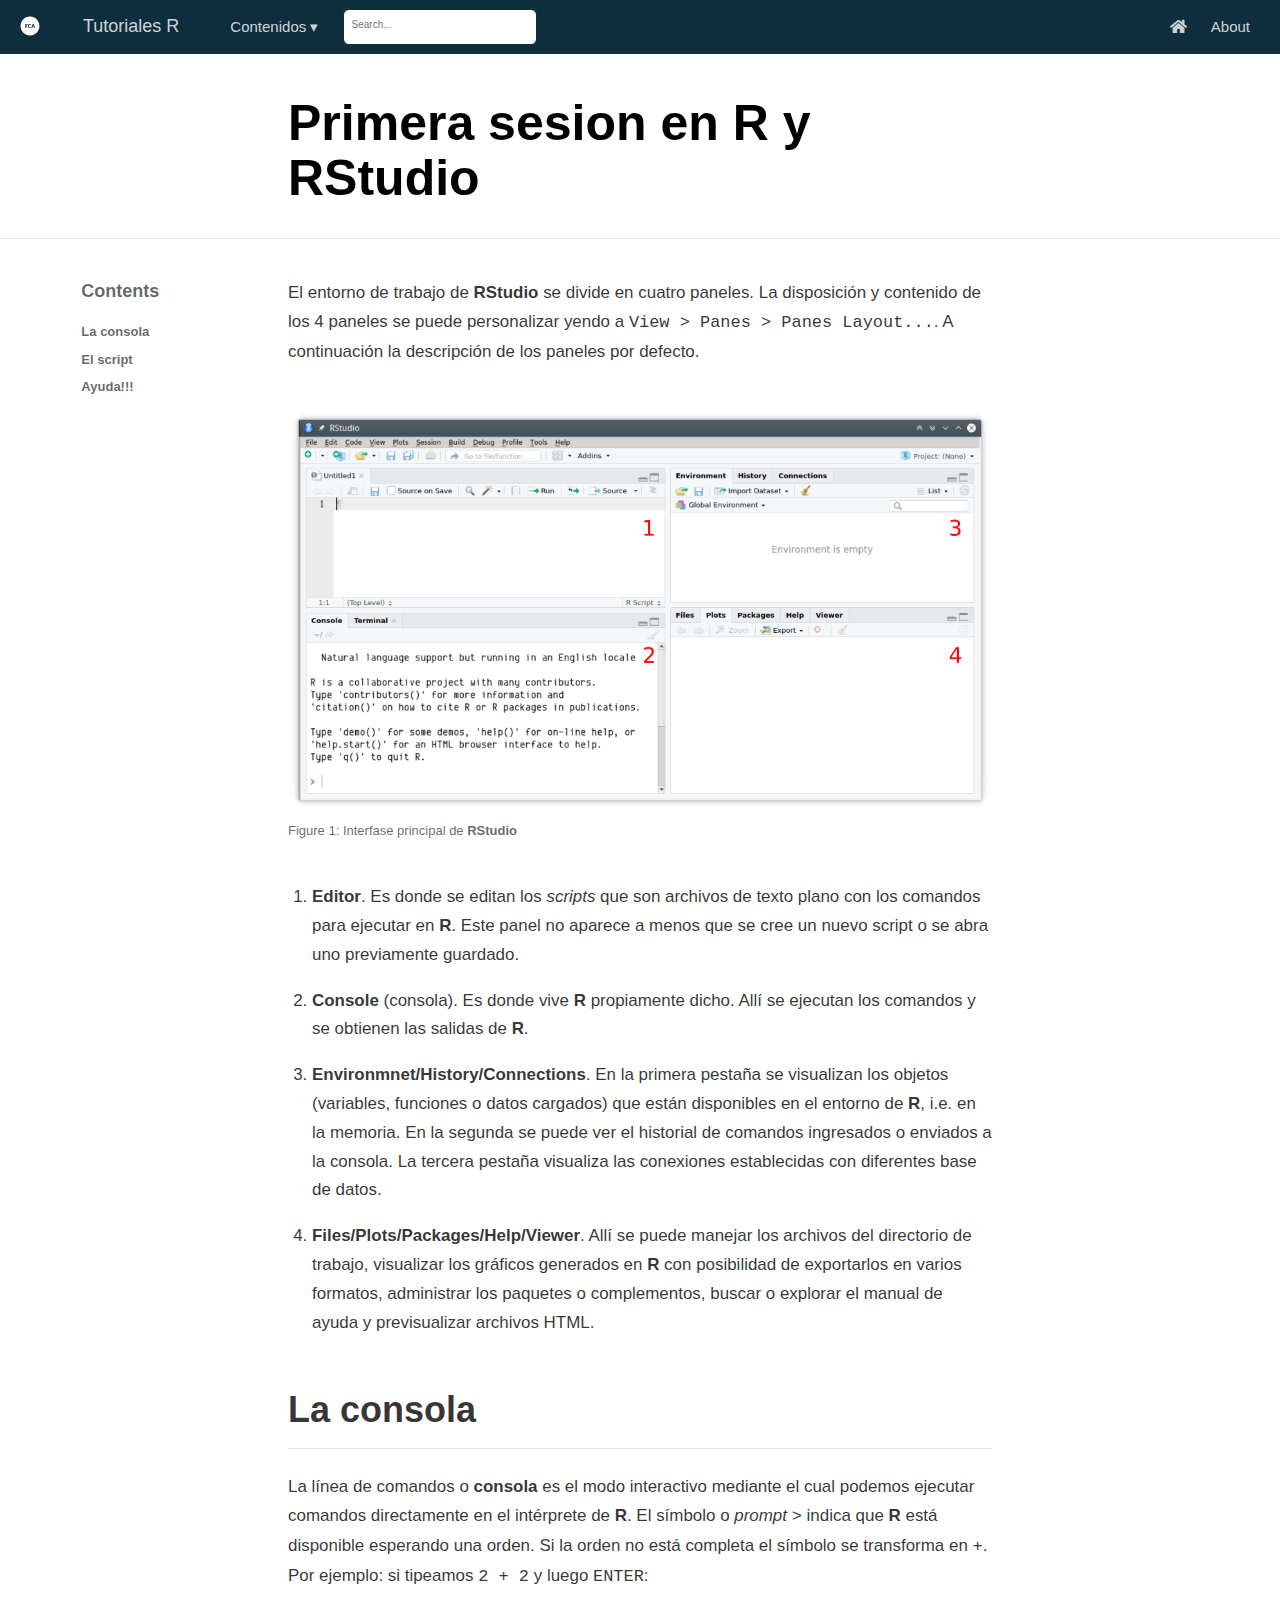
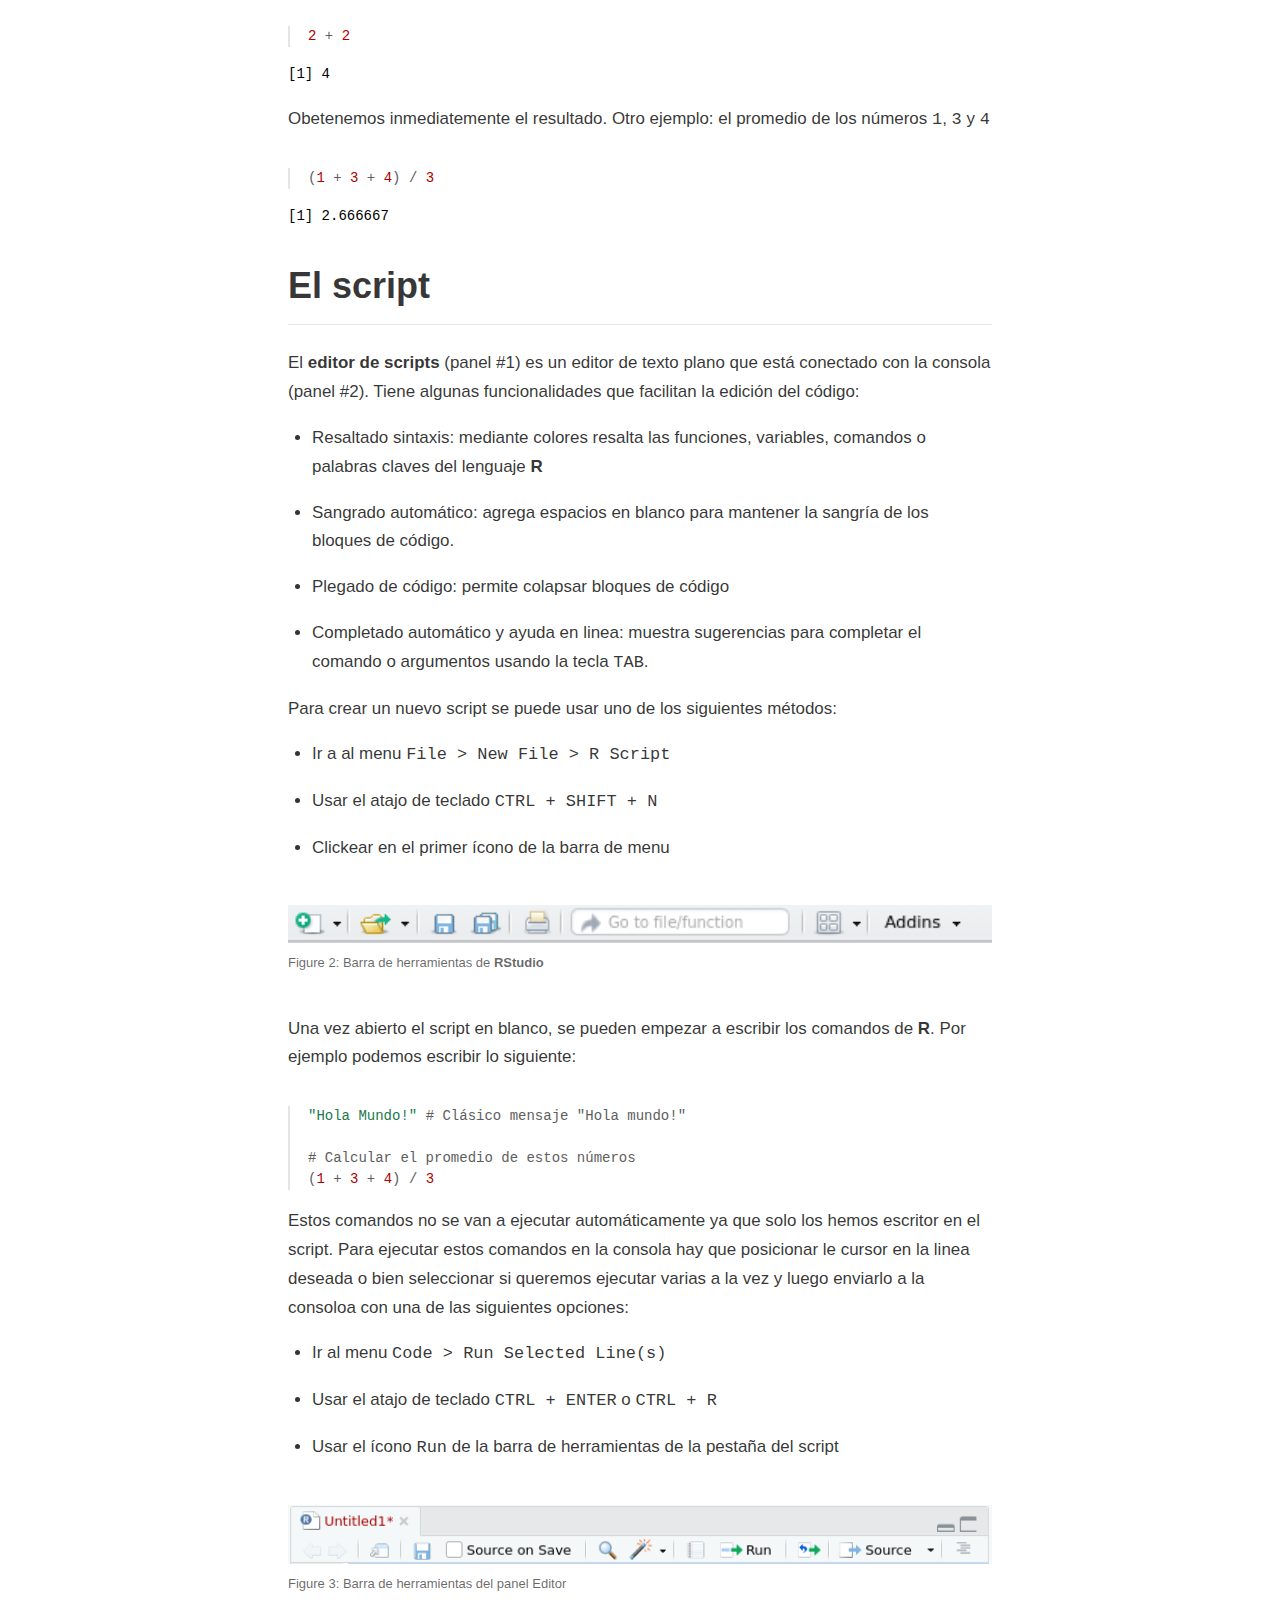
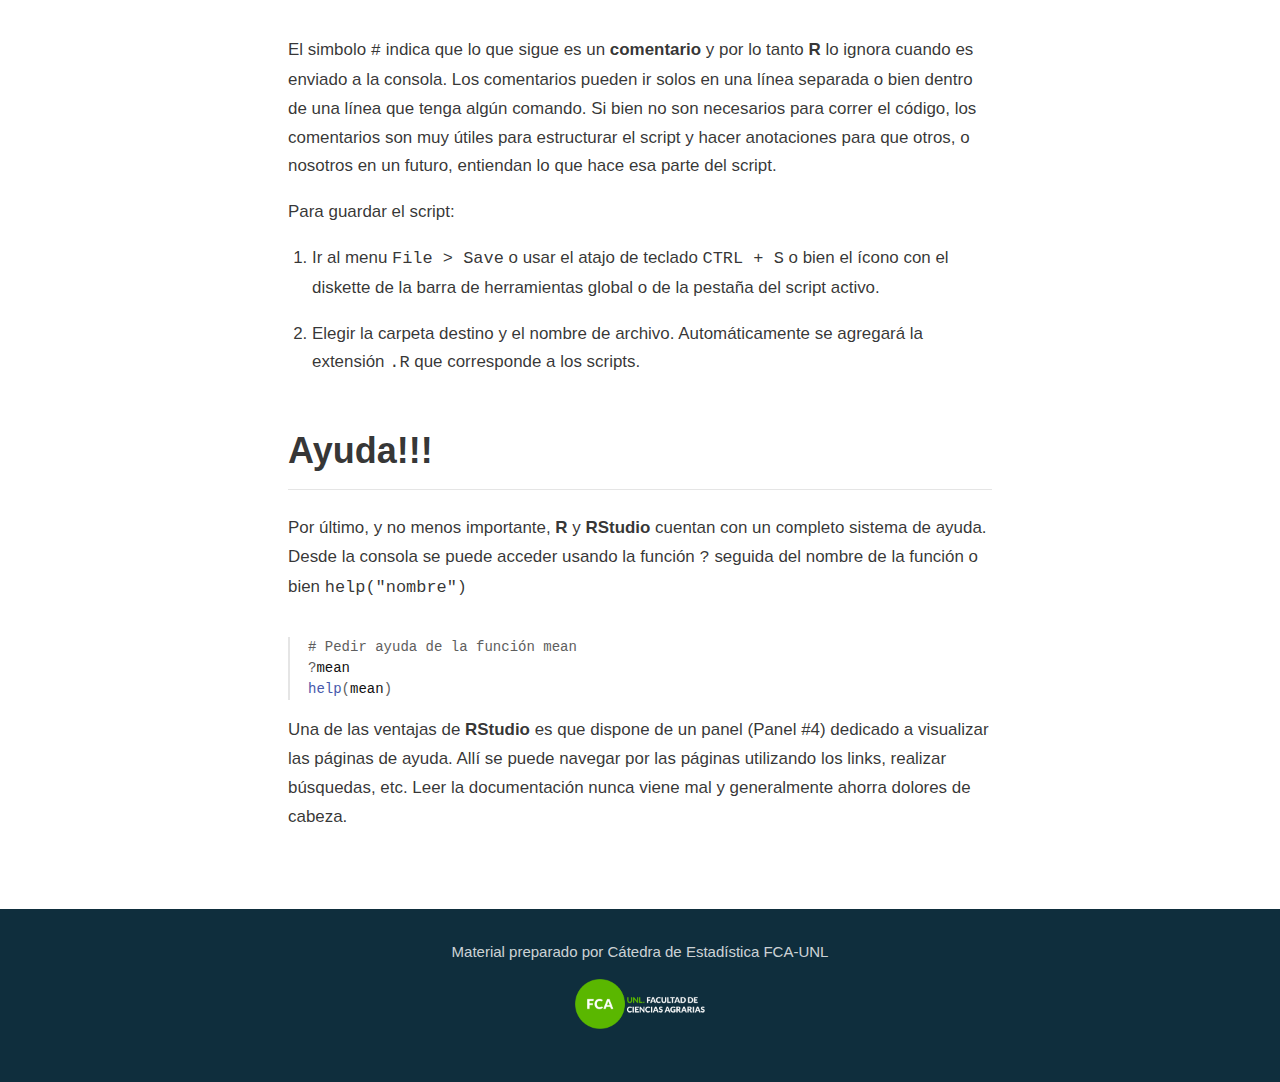
<file: docs/primera_sesion.html>
<!DOCTYPE html>

<html xmlns="http://www.w3.org/1999/xhtml" lang="" xml:lang="">

<head>
  <meta charset="utf-8"/>
  <meta name="viewport" content="width=device-width, initial-scale=1"/>
  <meta http-equiv="X-UA-Compatible" content="IE=Edge,chrome=1"/>
  <meta name="generator" content="distill" />

  <style type="text/css">
  /* Hide doc at startup (prevent jankiness while JS renders/transforms) */
  body {
    visibility: hidden;
  }
  </style>

 <!--radix_placeholder_import_source-->
 <!--/radix_placeholder_import_source-->

<style type="text/css">code{white-space: pre;}</style>
<style type="text/css" data-origin="pandoc">
pre > code.sourceCode { white-space: pre; position: relative; }
pre > code.sourceCode > span { display: inline-block; line-height: 1.25; }
pre > code.sourceCode > span:empty { height: 1.2em; }
.sourceCode { overflow: visible; }
code.sourceCode > span { color: inherit; text-decoration: inherit; }
div.sourceCode { margin: 1em 0; }
pre.sourceCode { margin: 0; }
@media screen {
div.sourceCode { overflow: auto; }
}
@media print {
pre > code.sourceCode { white-space: pre-wrap; }
pre > code.sourceCode > span { text-indent: -5em; padding-left: 5em; }
}
pre.numberSource code
  { counter-reset: source-line 0; }
pre.numberSource code > span
  { position: relative; left: -4em; counter-increment: source-line; }
pre.numberSource code > span > a:first-child::before
  { content: counter(source-line);
    position: relative; left: -1em; text-align: right; vertical-align: baseline;
    border: none; display: inline-block;
    -webkit-touch-callout: none; -webkit-user-select: none;
    -khtml-user-select: none; -moz-user-select: none;
    -ms-user-select: none; user-select: none;
    padding: 0 4px; width: 4em;
    color: #aaaaaa;
  }
pre.numberSource { margin-left: 3em; border-left: 1px solid #aaaaaa;  padding-left: 4px; }
div.sourceCode
  {   }
@media screen {
pre > code.sourceCode > span > a:first-child::before { text-decoration: underline; }
}
code span.al { color: #ad0000; } /* Alert */
code span.an { color: #5e5e5e; } /* Annotation */
code span.at { } /* Attribute */
code span.bn { color: #ad0000; } /* BaseN */
code span.bu { } /* BuiltIn */
code span.cf { color: #007ba5; } /* ControlFlow */
code span.ch { color: #20794d; } /* Char */
code span.cn { color: #8f5902; } /* Constant */
code span.co { color: #5e5e5e; } /* Comment */
code span.cv { color: #5e5e5e; font-style: italic; } /* CommentVar */
code span.do { color: #5e5e5e; font-style: italic; } /* Documentation */
code span.dt { color: #ad0000; } /* DataType */
code span.dv { color: #ad0000; } /* DecVal */
code span.er { color: #ad0000; } /* Error */
code span.ex { } /* Extension */
code span.fl { color: #ad0000; } /* Float */
code span.fu { color: #4758ab; } /* Function */
code span.im { } /* Import */
code span.in { color: #5e5e5e; } /* Information */
code span.kw { color: #007ba5; } /* Keyword */
code span.op { color: #5e5e5e; } /* Operator */
code span.ot { color: #007ba5; } /* Other */
code span.pp { color: #ad0000; } /* Preprocessor */
code span.sc { color: #5e5e5e; } /* SpecialChar */
code span.ss { color: #20794d; } /* SpecialString */
code span.st { color: #20794d; } /* String */
code span.va { color: #111111; } /* Variable */
code span.vs { color: #20794d; } /* VerbatimString */
code span.wa { color: #5e5e5e; font-style: italic; } /* Warning */
</style>


  <!--radix_placeholder_meta_tags-->
  <title>Tutoriales R: Primera sesion en R y RStudio</title>




  <!--  https://developers.facebook.com/docs/sharing/webmasters#markup -->
  <meta property="og:title" content="Tutoriales R: Primera sesion en R y RStudio"/>
  <meta property="og:type" content="article"/>
  <meta property="og:locale" content="en_US"/>
  <meta property="og:site_name" content="Tutoriales R"/>

  <!--  https://dev.twitter.com/cards/types/summary -->
  <meta property="twitter:card" content="summary"/>
  <meta property="twitter:title" content="Tutoriales R: Primera sesion en R y RStudio"/>

  <!--/radix_placeholder_meta_tags-->
  <!--radix_placeholder_rmarkdown_metadata-->

  <script type="text/json" id="radix-rmarkdown-metadata">
  {"type":"list","attributes":{"names":{"type":"character","attributes":{},"value":["title"]}},"value":[{"type":"character","attributes":{},"value":["Primera sesion en R y RStudio"]}]}
  </script>
  <!--/radix_placeholder_rmarkdown_metadata-->
  <!--radix_placeholder_navigation_in_header-->
  <meta name="distill:offset" content=""/>

  <script type="application/javascript">

    window.headroom_prevent_pin = false;

    window.document.addEventListener("DOMContentLoaded", function (event) {

      // initialize headroom for banner
      var header = $('header').get(0);
      var headerHeight = header.offsetHeight;
      var headroom = new Headroom(header, {
        tolerance: 5,
        onPin : function() {
          if (window.headroom_prevent_pin) {
            window.headroom_prevent_pin = false;
            headroom.unpin();
          }
        }
      });
      headroom.init();
      if(window.location.hash)
        headroom.unpin();
      $(header).addClass('headroom--transition');

      // offset scroll location for banner on hash change
      // (see: https://github.com/WickyNilliams/headroom.js/issues/38)
      window.addEventListener("hashchange", function(event) {
        window.scrollTo(0, window.pageYOffset - (headerHeight + 25));
      });

      // responsive menu
      $('.distill-site-header').each(function(i, val) {
        var topnav = $(this);
        var toggle = topnav.find('.nav-toggle');
        toggle.on('click', function() {
          topnav.toggleClass('responsive');
        });
      });

      // nav dropdowns
      $('.nav-dropbtn').click(function(e) {
        $(this).next('.nav-dropdown-content').toggleClass('nav-dropdown-active');
        $(this).parent().siblings('.nav-dropdown')
           .children('.nav-dropdown-content').removeClass('nav-dropdown-active');
      });
      $("body").click(function(e){
        $('.nav-dropdown-content').removeClass('nav-dropdown-active');
      });
      $(".nav-dropdown").click(function(e){
        e.stopPropagation();
      });
    });
  </script>

  <style type="text/css">

  /* Theme (user-documented overrideables for nav appearance) */

  .distill-site-nav {
    color: rgba(255, 255, 255, 0.8);
    background-color: #0F2E3D;
    font-size: 15px;
    font-weight: 300;
  }

  .distill-site-nav a {
    color: inherit;
    text-decoration: none;
  }

  .distill-site-nav a:hover {
    color: white;
  }

  @media print {
    .distill-site-nav {
      display: none;
    }
  }

  .distill-site-header {

  }

  .distill-site-footer {

  }


  /* Site Header */

  .distill-site-header {
    width: 100%;
    box-sizing: border-box;
    z-index: 3;
  }

  .distill-site-header .nav-left {
    display: inline-block;
    margin-left: 8px;
  }

  @media screen and (max-width: 768px) {
    .distill-site-header .nav-left {
      margin-left: 0;
    }
  }


  .distill-site-header .nav-right {
    float: right;
    margin-right: 8px;
  }

  .distill-site-header a,
  .distill-site-header .title {
    display: inline-block;
    text-align: center;
    padding: 14px 10px 14px 10px;
  }

  .distill-site-header .title {
    font-size: 18px;
    min-width: 150px;
  }

  .distill-site-header .logo {
    padding: 0;
  }

  .distill-site-header .logo img {
    display: none;
    max-height: 20px;
    width: auto;
    margin-bottom: -4px;
  }

  .distill-site-header .nav-image img {
    max-height: 18px;
    width: auto;
    display: inline-block;
    margin-bottom: -3px;
  }



  @media screen and (min-width: 1000px) {
    .distill-site-header .logo img {
      display: inline-block;
    }
    .distill-site-header .nav-left {
      margin-left: 20px;
    }
    .distill-site-header .nav-right {
      margin-right: 20px;
    }
    .distill-site-header .title {
      padding-left: 12px;
    }
  }


  .distill-site-header .nav-toggle {
    display: none;
  }

  .nav-dropdown {
    display: inline-block;
    position: relative;
  }

  .nav-dropdown .nav-dropbtn {
    border: none;
    outline: none;
    color: rgba(255, 255, 255, 0.8);
    padding: 16px 10px;
    background-color: transparent;
    font-family: inherit;
    font-size: inherit;
    font-weight: inherit;
    margin: 0;
    margin-top: 1px;
    z-index: 2;
  }

  .nav-dropdown-content {
    display: none;
    position: absolute;
    background-color: white;
    min-width: 200px;
    border: 1px solid rgba(0,0,0,0.15);
    border-radius: 4px;
    box-shadow: 0px 8px 16px 0px rgba(0,0,0,0.1);
    z-index: 1;
    margin-top: 2px;
    white-space: nowrap;
    padding-top: 4px;
    padding-bottom: 4px;
  }

  .nav-dropdown-content hr {
    margin-top: 4px;
    margin-bottom: 4px;
    border: none;
    border-bottom: 1px solid rgba(0, 0, 0, 0.1);
  }

  .nav-dropdown-active {
    display: block;
  }

  .nav-dropdown-content a, .nav-dropdown-content .nav-dropdown-header {
    color: black;
    padding: 6px 24px;
    text-decoration: none;
    display: block;
    text-align: left;
  }

  .nav-dropdown-content .nav-dropdown-header {
    display: block;
    padding: 5px 24px;
    padding-bottom: 0;
    text-transform: uppercase;
    font-size: 14px;
    color: #999999;
    white-space: nowrap;
  }

  .nav-dropdown:hover .nav-dropbtn {
    color: white;
  }

  .nav-dropdown-content a:hover {
    background-color: #ddd;
    color: black;
  }

  .nav-right .nav-dropdown-content {
    margin-left: -45%;
    right: 0;
  }

  @media screen and (max-width: 768px) {
    .distill-site-header a, .distill-site-header .nav-dropdown  {display: none;}
    .distill-site-header a.nav-toggle {
      float: right;
      display: block;
    }
    .distill-site-header .title {
      margin-left: 0;
    }
    .distill-site-header .nav-right {
      margin-right: 0;
    }
    .distill-site-header {
      overflow: hidden;
    }
    .nav-right .nav-dropdown-content {
      margin-left: 0;
    }
  }


  @media screen and (max-width: 768px) {
    .distill-site-header.responsive {position: relative; min-height: 500px; }
    .distill-site-header.responsive a.nav-toggle {
      position: absolute;
      right: 0;
      top: 0;
    }
    .distill-site-header.responsive a,
    .distill-site-header.responsive .nav-dropdown {
      display: block;
      text-align: left;
    }
    .distill-site-header.responsive .nav-left,
    .distill-site-header.responsive .nav-right {
      width: 100%;
    }
    .distill-site-header.responsive .nav-dropdown {float: none;}
    .distill-site-header.responsive .nav-dropdown-content {position: relative;}
    .distill-site-header.responsive .nav-dropdown .nav-dropbtn {
      display: block;
      width: 100%;
      text-align: left;
    }
  }

  /* Site Footer */

  .distill-site-footer {
    width: 100%;
    overflow: hidden;
    box-sizing: border-box;
    z-index: 3;
    margin-top: 30px;
    padding-top: 30px;
    padding-bottom: 30px;
    text-align: center;
  }

  /* Headroom */

  d-title {
    padding-top: 6rem;
  }

  @media print {
    d-title {
      padding-top: 4rem;
    }
  }

  .headroom {
    z-index: 1000;
    position: fixed;
    top: 0;
    left: 0;
    right: 0;
  }

  .headroom--transition {
    transition: all .4s ease-in-out;
  }

  .headroom--unpinned {
    top: -100px;
  }

  .headroom--pinned {
    top: 0;
  }

  /* adjust viewport for navbar height */
  /* helps vertically center bootstrap (non-distill) content */
  .min-vh-100 {
    min-height: calc(100vh - 100px) !important;
  }

  </style>

  <script src="site_libs/jquery-3.6.0/jquery-3.6.0.min.js"></script>
  <link href="site_libs/font-awesome-5.1.0/css/all.css" rel="stylesheet"/>
  <link href="site_libs/font-awesome-5.1.0/css/v4-shims.css" rel="stylesheet"/>
  <script src="site_libs/headroom-0.9.4/headroom.min.js"></script>
  <script src="site_libs/autocomplete-0.37.1/autocomplete.min.js"></script>
  <script src="site_libs/fuse-6.4.1/fuse.min.js"></script>

  <script type="application/javascript">

  function getMeta(metaName) {
    var metas = document.getElementsByTagName('meta');
    for (let i = 0; i < metas.length; i++) {
      if (metas[i].getAttribute('name') === metaName) {
        return metas[i].getAttribute('content');
      }
    }
    return '';
  }

  function offsetURL(url) {
    var offset = getMeta('distill:offset');
    return offset ? offset + '/' + url : url;
  }

  function createFuseIndex() {

    // create fuse index
    var options = {
      keys: [
        { name: 'title', weight: 20 },
        { name: 'categories', weight: 15 },
        { name: 'description', weight: 10 },
        { name: 'contents', weight: 5 },
      ],
      ignoreLocation: true,
      threshold: 0
    };
    var fuse = new window.Fuse([], options);

    // fetch the main search.json
    return fetch(offsetURL('search.json'))
      .then(function(response) {
        if (response.status == 200) {
          return response.json().then(function(json) {
            // index main articles
            json.articles.forEach(function(article) {
              fuse.add(article);
            });
            // download collections and index their articles
            return Promise.all(json.collections.map(function(collection) {
              return fetch(offsetURL(collection)).then(function(response) {
                if (response.status === 200) {
                  return response.json().then(function(articles) {
                    articles.forEach(function(article) {
                      fuse.add(article);
                    });
                  })
                } else {
                  return Promise.reject(
                    new Error('Unexpected status from search index request: ' +
                              response.status)
                  );
                }
              });
            })).then(function() {
              return fuse;
            });
          });

        } else {
          return Promise.reject(
            new Error('Unexpected status from search index request: ' +
                        response.status)
          );
        }
      });
  }

  window.document.addEventListener("DOMContentLoaded", function (event) {

    // get search element (bail if we don't have one)
    var searchEl = window.document.getElementById('distill-search');
    if (!searchEl)
      return;

    createFuseIndex()
      .then(function(fuse) {

        // make search box visible
        searchEl.classList.remove('hidden');

        // initialize autocomplete
        var options = {
          autoselect: true,
          hint: false,
          minLength: 2,
        };
        window.autocomplete(searchEl, options, [{
          source: function(query, callback) {
            const searchOptions = {
              isCaseSensitive: false,
              shouldSort: true,
              minMatchCharLength: 2,
              limit: 10,
            };
            var results = fuse.search(query, searchOptions);
            callback(results
              .map(function(result) { return result.item; })
            );
          },
          templates: {
            suggestion: function(suggestion) {
              var img = suggestion.preview && Object.keys(suggestion.preview).length > 0
                ? `<img src="${offsetURL(suggestion.preview)}"</img>`
                : '';
              var html = `
                <div class="search-item">
                  <h3>${suggestion.title}</h3>
                  <div class="search-item-description">
                    ${suggestion.description || ''}
                  </div>
                  <div class="search-item-preview">
                    ${img}
                  </div>
                </div>
              `;
              return html;
            }
          }
        }]).on('autocomplete:selected', function(event, suggestion) {
          window.location.href = offsetURL(suggestion.path);
        });
        // remove inline display style on autocompleter (we want to
        // manage responsive display via css)
        $('.algolia-autocomplete').css("display", "");
      })
      .catch(function(error) {
        console.log(error);
      });

  });

  </script>

  <style type="text/css">

  .nav-search {
    font-size: x-small;
  }

  /* Algolioa Autocomplete */

  .algolia-autocomplete {
    display: inline-block;
    margin-left: 10px;
    vertical-align: sub;
    background-color: white;
    color: black;
    padding: 6px;
    padding-top: 8px;
    padding-bottom: 0;
    border-radius: 6px;
    border: 1px #0F2E3D solid;
    width: 180px;
  }


  @media screen and (max-width: 768px) {
    .distill-site-nav .algolia-autocomplete {
      display: none;
      visibility: hidden;
    }
    .distill-site-nav.responsive .algolia-autocomplete {
      display: inline-block;
      visibility: visible;
    }
    .distill-site-nav.responsive .algolia-autocomplete .aa-dropdown-menu {
      margin-left: 0;
      width: 400px;
      max-height: 400px;
    }
  }

  .algolia-autocomplete .aa-input, .algolia-autocomplete .aa-hint {
    width: 90%;
    outline: none;
    border: none;
  }

  .algolia-autocomplete .aa-hint {
    color: #999;
  }
  .algolia-autocomplete .aa-dropdown-menu {
    width: 550px;
    max-height: 70vh;
    overflow-x: visible;
    overflow-y: scroll;
    padding: 5px;
    margin-top: 3px;
    margin-left: -150px;
    background-color: #fff;
    border-radius: 5px;
    border: 1px solid #999;
    border-top: none;
  }

  .algolia-autocomplete .aa-dropdown-menu .aa-suggestion {
    cursor: pointer;
    padding: 5px 4px;
    border-bottom: 1px solid #eee;
  }

  .algolia-autocomplete .aa-dropdown-menu .aa-suggestion:last-of-type {
    border-bottom: none;
    margin-bottom: 2px;
  }

  .algolia-autocomplete .aa-dropdown-menu .aa-suggestion .search-item {
    overflow: hidden;
    font-size: 0.8em;
    line-height: 1.4em;
  }

  .algolia-autocomplete .aa-dropdown-menu .aa-suggestion .search-item h3 {
    font-size: 1rem;
    margin-block-start: 0;
    margin-block-end: 5px;
  }

  .algolia-autocomplete .aa-dropdown-menu .aa-suggestion .search-item-description {
    display: inline-block;
    overflow: hidden;
    height: 2.8em;
    width: 80%;
    margin-right: 4%;
  }

  .algolia-autocomplete .aa-dropdown-menu .aa-suggestion .search-item-preview {
    display: inline-block;
    width: 15%;
  }

  .algolia-autocomplete .aa-dropdown-menu .aa-suggestion .search-item-preview img {
    height: 3em;
    width: auto;
    display: none;
  }

  .algolia-autocomplete .aa-dropdown-menu .aa-suggestion .search-item-preview img[src] {
    display: initial;
  }

  .algolia-autocomplete .aa-dropdown-menu .aa-suggestion.aa-cursor {
    background-color: #eee;
  }
  .algolia-autocomplete .aa-dropdown-menu .aa-suggestion em {
    font-weight: bold;
    font-style: normal;
  }

  </style>


  <!--/radix_placeholder_navigation_in_header-->
  <!--radix_placeholder_distill-->

  <style type="text/css">

  body {
    background-color: white;
  }

  .pandoc-table {
    width: 100%;
  }

  .pandoc-table>caption {
    margin-bottom: 10px;
  }

  .pandoc-table th:not([align]) {
    text-align: left;
  }

  .pagedtable-footer {
    font-size: 15px;
  }

  d-byline .byline {
    grid-template-columns: 2fr 2fr;
  }

  d-byline .byline h3 {
    margin-block-start: 1.5em;
  }

  d-byline .byline .authors-affiliations h3 {
    margin-block-start: 0.5em;
  }

  .authors-affiliations .orcid-id {
    width: 16px;
    height:16px;
    margin-left: 4px;
    margin-right: 4px;
    vertical-align: middle;
    padding-bottom: 2px;
  }

  d-title .dt-tags {
    margin-top: 1em;
    grid-column: text;
  }

  .dt-tags .dt-tag {
    text-decoration: none;
    display: inline-block;
    color: rgba(0,0,0,0.6);
    padding: 0em 0.4em;
    margin-right: 0.5em;
    margin-bottom: 0.4em;
    font-size: 70%;
    border: 1px solid rgba(0,0,0,0.2);
    border-radius: 3px;
    text-transform: uppercase;
    font-weight: 500;
  }

  d-article table.gt_table td,
  d-article table.gt_table th {
    border-bottom: none;
  }

  .html-widget {
    margin-bottom: 2.0em;
  }

  .l-screen-inset {
    padding-right: 16px;
  }

  .l-screen .caption {
    margin-left: 10px;
  }

  .shaded {
    background: rgb(247, 247, 247);
    padding-top: 20px;
    padding-bottom: 20px;
    border-top: 1px solid rgba(0, 0, 0, 0.1);
    border-bottom: 1px solid rgba(0, 0, 0, 0.1);
  }

  .shaded .html-widget {
    margin-bottom: 0;
    border: 1px solid rgba(0, 0, 0, 0.1);
  }

  .shaded .shaded-content {
    background: white;
  }

  .text-output {
    margin-top: 0;
    line-height: 1.5em;
  }

  .hidden {
    display: none !important;
  }

  d-article {
    padding-top: 2.5rem;
    padding-bottom: 30px;
  }

  d-appendix {
    padding-top: 30px;
  }

  d-article>p>img {
    width: 100%;
  }

  d-article h2 {
    margin: 1rem 0 1.5rem 0;
  }

  d-article h3 {
    margin-top: 1.5rem;
  }

  d-article iframe {
    border: 1px solid rgba(0, 0, 0, 0.1);
    margin-bottom: 2.0em;
    width: 100%;
  }

  /* Tweak code blocks */

  d-article div.sourceCode code,
  d-article pre code {
    font-family: Consolas, Monaco, 'Andale Mono', 'Ubuntu Mono', monospace;
  }

  d-article pre,
  d-article div.sourceCode,
  d-article div.sourceCode pre {
    overflow: auto;
  }

  d-article div.sourceCode {
    background-color: white;
  }

  d-article div.sourceCode pre {
    padding-left: 10px;
    font-size: 12px;
    border-left: 2px solid rgba(0,0,0,0.1);
  }

  d-article pre {
    font-size: 12px;
    color: black;
    background: none;
    margin-top: 0;
    text-align: left;
    white-space: pre;
    word-spacing: normal;
    word-break: normal;
    word-wrap: normal;
    line-height: 1.5;

    -moz-tab-size: 4;
    -o-tab-size: 4;
    tab-size: 4;

    -webkit-hyphens: none;
    -moz-hyphens: none;
    -ms-hyphens: none;
    hyphens: none;
  }

  d-article pre a {
    border-bottom: none;
  }

  d-article pre a:hover {
    border-bottom: none;
    text-decoration: underline;
  }

  d-article details {
    grid-column: text;
    margin-bottom: 0.8em;
  }

  @media(min-width: 768px) {

  d-article pre,
  d-article div.sourceCode,
  d-article div.sourceCode pre {
    overflow: visible !important;
  }

  d-article div.sourceCode pre {
    padding-left: 18px;
    font-size: 14px;
  }

  d-article pre {
    font-size: 14px;
  }

  }

  figure img.external {
    background: white;
    border: 1px solid rgba(0, 0, 0, 0.1);
    box-shadow: 0 1px 8px rgba(0, 0, 0, 0.1);
    padding: 18px;
    box-sizing: border-box;
  }

  /* CSS for d-contents */

  .d-contents {
    grid-column: text;
    color: rgba(0,0,0,0.8);
    font-size: 0.9em;
    padding-bottom: 1em;
    margin-bottom: 1em;
    padding-bottom: 0.5em;
    margin-bottom: 1em;
    padding-left: 0.25em;
    justify-self: start;
  }

  @media(min-width: 1000px) {
    .d-contents.d-contents-float {
      height: 0;
      grid-column-start: 1;
      grid-column-end: 4;
      justify-self: center;
      padding-right: 3em;
      padding-left: 2em;
    }
  }

  .d-contents nav h3 {
    font-size: 18px;
    margin-top: 0;
    margin-bottom: 1em;
  }

  .d-contents li {
    list-style-type: none
  }

  .d-contents nav > ul {
    padding-left: 0;
  }

  .d-contents ul {
    padding-left: 1em
  }

  .d-contents nav ul li {
    margin-top: 0.6em;
    margin-bottom: 0.2em;
  }

  .d-contents nav a {
    font-size: 13px;
    border-bottom: none;
    text-decoration: none
    color: rgba(0, 0, 0, 0.8);
  }

  .d-contents nav a:hover {
    text-decoration: underline solid rgba(0, 0, 0, 0.6)
  }

  .d-contents nav > ul > li > a {
    font-weight: 600;
  }

  .d-contents nav > ul > li > ul {
    font-weight: inherit;
  }

  .d-contents nav > ul > li > ul > li {
    margin-top: 0.2em;
  }


  .d-contents nav ul {
    margin-top: 0;
    margin-bottom: 0.25em;
  }

  .d-article-with-toc h2:nth-child(2) {
    margin-top: 0;
  }


  /* Figure */

  .figure {
    position: relative;
    margin-bottom: 2.5em;
    margin-top: 1.5em;
  }

  .figure img {
    width: 100%;
  }

  .figure .caption {
    color: rgba(0, 0, 0, 0.6);
    font-size: 12px;
    line-height: 1.5em;
  }

  .figure img.external {
    background: white;
    border: 1px solid rgba(0, 0, 0, 0.1);
    box-shadow: 0 1px 8px rgba(0, 0, 0, 0.1);
    padding: 18px;
    box-sizing: border-box;
  }

  .figure .caption a {
    color: rgba(0, 0, 0, 0.6);
  }

  .figure .caption b,
  .figure .caption strong, {
    font-weight: 600;
    color: rgba(0, 0, 0, 1.0);
  }

  /* Citations */

  d-article .citation {
    color: inherit;
    cursor: inherit;
  }

  div.hanging-indent{
    margin-left: 1em; text-indent: -1em;
  }

  /* Citation hover box */

  .tippy-box[data-theme~=light-border] {
    background-color: rgba(250, 250, 250, 0.95);
  }

  .tippy-content > p {
    margin-bottom: 0;
    padding: 2px;
  }


  /* Tweak 1000px media break to show more text */

  @media(min-width: 1000px) {
    .base-grid,
    distill-header,
    d-title,
    d-abstract,
    d-article,
    d-appendix,
    distill-appendix,
    d-byline,
    d-footnote-list,
    d-citation-list,
    distill-footer {
      grid-template-columns: [screen-start] 1fr [page-start kicker-start] 80px [middle-start] 50px [text-start kicker-end] 65px 65px 65px 65px 65px 65px 65px 65px [text-end gutter-start] 65px [middle-end] 65px [page-end gutter-end] 1fr [screen-end];
      grid-column-gap: 16px;
    }

    .grid {
      grid-column-gap: 16px;
    }

    d-article {
      font-size: 1.06rem;
      line-height: 1.7em;
    }
    figure .caption, .figure .caption, figure figcaption {
      font-size: 13px;
    }
  }

  @media(min-width: 1180px) {
    .base-grid,
    distill-header,
    d-title,
    d-abstract,
    d-article,
    d-appendix,
    distill-appendix,
    d-byline,
    d-footnote-list,
    d-citation-list,
    distill-footer {
      grid-template-columns: [screen-start] 1fr [page-start kicker-start] 60px [middle-start] 60px [text-start kicker-end] 60px 60px 60px 60px 60px 60px 60px 60px [text-end gutter-start] 60px [middle-end] 60px [page-end gutter-end] 1fr [screen-end];
      grid-column-gap: 32px;
    }

    .grid {
      grid-column-gap: 32px;
    }
  }


  /* Get the citation styles for the appendix (not auto-injected on render since
     we do our own rendering of the citation appendix) */

  d-appendix .citation-appendix,
  .d-appendix .citation-appendix {
    font-size: 11px;
    line-height: 15px;
    border-left: 1px solid rgba(0, 0, 0, 0.1);
    padding-left: 18px;
    border: 1px solid rgba(0,0,0,0.1);
    background: rgba(0, 0, 0, 0.02);
    padding: 10px 18px;
    border-radius: 3px;
    color: rgba(150, 150, 150, 1);
    overflow: hidden;
    margin-top: -12px;
    white-space: pre-wrap;
    word-wrap: break-word;
  }

  /* Include appendix styles here so they can be overridden */

  d-appendix {
    contain: layout style;
    font-size: 0.8em;
    line-height: 1.7em;
    margin-top: 60px;
    margin-bottom: 0;
    border-top: 1px solid rgba(0, 0, 0, 0.1);
    color: rgba(0,0,0,0.5);
    padding-top: 60px;
    padding-bottom: 48px;
  }

  d-appendix h3 {
    grid-column: page-start / text-start;
    font-size: 15px;
    font-weight: 500;
    margin-top: 1em;
    margin-bottom: 0;
    color: rgba(0,0,0,0.65);
  }

  d-appendix h3 + * {
    margin-top: 1em;
  }

  d-appendix ol {
    padding: 0 0 0 15px;
  }

  @media (min-width: 768px) {
    d-appendix ol {
      padding: 0 0 0 30px;
      margin-left: -30px;
    }
  }

  d-appendix li {
    margin-bottom: 1em;
  }

  d-appendix a {
    color: rgba(0, 0, 0, 0.6);
  }

  d-appendix > * {
    grid-column: text;
  }

  d-appendix > d-footnote-list,
  d-appendix > d-citation-list,
  d-appendix > distill-appendix {
    grid-column: screen;
  }

  /* Include footnote styles here so they can be overridden */

  d-footnote-list {
    contain: layout style;
  }

  d-footnote-list > * {
    grid-column: text;
  }

  d-footnote-list a.footnote-backlink {
    color: rgba(0,0,0,0.3);
    padding-left: 0.5em;
  }



  /* Anchor.js */

  .anchorjs-link {
    /*transition: all .25s linear; */
    text-decoration: none;
    border-bottom: none;
  }
  *:hover > .anchorjs-link {
    margin-left: -1.125em !important;
    text-decoration: none;
    border-bottom: none;
  }

  /* Social footer */

  .social_footer {
    margin-top: 30px;
    margin-bottom: 0;
    color: rgba(0,0,0,0.67);
  }

  .disqus-comments {
    margin-right: 30px;
  }

  .disqus-comment-count {
    border-bottom: 1px solid rgba(0, 0, 0, 0.4);
    cursor: pointer;
  }

  #disqus_thread {
    margin-top: 30px;
  }

  .article-sharing a {
    border-bottom: none;
    margin-right: 8px;
  }

  .article-sharing a:hover {
    border-bottom: none;
  }

  .sidebar-section.subscribe {
    font-size: 12px;
    line-height: 1.6em;
  }

  .subscribe p {
    margin-bottom: 0.5em;
  }


  .article-footer .subscribe {
    font-size: 15px;
    margin-top: 45px;
  }


  .sidebar-section.custom {
    font-size: 12px;
    line-height: 1.6em;
  }

  .custom p {
    margin-bottom: 0.5em;
  }

  /* Styles for listing layout (hide title) */
  .layout-listing d-title, .layout-listing .d-title {
    display: none;
  }

  /* Styles for posts lists (not auto-injected) */


  .posts-with-sidebar {
    padding-left: 45px;
    padding-right: 45px;
  }

  .posts-list .description h2,
  .posts-list .description p {
    font-family: -apple-system, BlinkMacSystemFont, "Segoe UI", Roboto, Oxygen, Ubuntu, Cantarell, "Fira Sans", "Droid Sans", "Helvetica Neue", Arial, sans-serif;
  }

  .posts-list .description h2 {
    font-weight: 700;
    border-bottom: none;
    padding-bottom: 0;
  }

  .posts-list h2.post-tag {
    border-bottom: 1px solid rgba(0, 0, 0, 0.2);
    padding-bottom: 12px;
  }
  .posts-list {
    margin-top: 60px;
    margin-bottom: 24px;
  }

  .posts-list .post-preview {
    text-decoration: none;
    overflow: hidden;
    display: block;
    border-bottom: 1px solid rgba(0, 0, 0, 0.1);
    padding: 24px 0;
  }

  .post-preview-last {
    border-bottom: none !important;
  }

  .posts-list .posts-list-caption {
    grid-column: screen;
    font-weight: 400;
  }

  .posts-list .post-preview h2 {
    margin: 0 0 6px 0;
    line-height: 1.2em;
    font-style: normal;
    font-size: 24px;
  }

  .posts-list .post-preview p {
    margin: 0 0 12px 0;
    line-height: 1.4em;
    font-size: 16px;
  }

  .posts-list .post-preview .thumbnail {
    box-sizing: border-box;
    margin-bottom: 24px;
    position: relative;
    max-width: 500px;
  }
  .posts-list .post-preview img {
    width: 100%;
    display: block;
  }

  .posts-list .metadata {
    font-size: 12px;
    line-height: 1.4em;
    margin-bottom: 18px;
  }

  .posts-list .metadata > * {
    display: inline-block;
  }

  .posts-list .metadata .publishedDate {
    margin-right: 2em;
  }

  .posts-list .metadata .dt-authors {
    display: block;
    margin-top: 0.3em;
    margin-right: 2em;
  }

  .posts-list .dt-tags {
    display: block;
    line-height: 1em;
  }

  .posts-list .dt-tags .dt-tag {
    display: inline-block;
    color: rgba(0,0,0,0.6);
    padding: 0.3em 0.4em;
    margin-right: 0.2em;
    margin-bottom: 0.4em;
    font-size: 60%;
    border: 1px solid rgba(0,0,0,0.2);
    border-radius: 3px;
    text-transform: uppercase;
    font-weight: 500;
  }

  .posts-list img {
    opacity: 1;
  }

  .posts-list img[data-src] {
    opacity: 0;
  }

  .posts-more {
    clear: both;
  }


  .posts-sidebar {
    font-size: 16px;
  }

  .posts-sidebar h3 {
    font-size: 16px;
    margin-top: 0;
    margin-bottom: 0.5em;
    font-weight: 400;
    text-transform: uppercase;
  }

  .sidebar-section {
    margin-bottom: 30px;
  }

  .categories ul {
    list-style-type: none;
    margin: 0;
    padding: 0;
  }

  .categories li {
    color: rgba(0, 0, 0, 0.8);
    margin-bottom: 0;
  }

  .categories li>a {
    border-bottom: none;
  }

  .categories li>a:hover {
    border-bottom: 1px solid rgba(0, 0, 0, 0.4);
  }

  .categories .active {
    font-weight: 600;
  }

  .categories .category-count {
    color: rgba(0, 0, 0, 0.4);
  }


  @media(min-width: 768px) {
    .posts-list .post-preview h2 {
      font-size: 26px;
    }
    .posts-list .post-preview .thumbnail {
      float: right;
      width: 30%;
      margin-bottom: 0;
    }
    .posts-list .post-preview .description {
      float: left;
      width: 45%;
    }
    .posts-list .post-preview .metadata {
      float: left;
      width: 20%;
      margin-top: 8px;
    }
    .posts-list .post-preview p {
      margin: 0 0 12px 0;
      line-height: 1.5em;
      font-size: 16px;
    }
    .posts-with-sidebar .posts-list {
      float: left;
      width: 75%;
    }
    .posts-with-sidebar .posts-sidebar {
      float: right;
      width: 20%;
      margin-top: 60px;
      padding-top: 24px;
      padding-bottom: 24px;
    }
  }


  /* Improve display for browsers without grid (IE/Edge <= 15) */

  .downlevel {
    line-height: 1.6em;
    font-family: -apple-system, BlinkMacSystemFont, "Segoe UI", Roboto, Oxygen, Ubuntu, Cantarell, "Fira Sans", "Droid Sans", "Helvetica Neue", Arial, sans-serif;
    margin: 0;
  }

  .downlevel .d-title {
    padding-top: 6rem;
    padding-bottom: 1.5rem;
  }

  .downlevel .d-title h1 {
    font-size: 50px;
    font-weight: 700;
    line-height: 1.1em;
    margin: 0 0 0.5rem;
  }

  .downlevel .d-title p {
    font-weight: 300;
    font-size: 1.2rem;
    line-height: 1.55em;
    margin-top: 0;
  }

  .downlevel .d-byline {
    padding-top: 0.8em;
    padding-bottom: 0.8em;
    font-size: 0.8rem;
    line-height: 1.8em;
  }

  .downlevel .section-separator {
    border: none;
    border-top: 1px solid rgba(0, 0, 0, 0.1);
  }

  .downlevel .d-article {
    font-size: 1.06rem;
    line-height: 1.7em;
    padding-top: 1rem;
    padding-bottom: 2rem;
  }


  .downlevel .d-appendix {
    padding-left: 0;
    padding-right: 0;
    max-width: none;
    font-size: 0.8em;
    line-height: 1.7em;
    margin-bottom: 0;
    color: rgba(0,0,0,0.5);
    padding-top: 40px;
    padding-bottom: 48px;
  }

  .downlevel .footnotes ol {
    padding-left: 13px;
  }

  .downlevel .base-grid,
  .downlevel .distill-header,
  .downlevel .d-title,
  .downlevel .d-abstract,
  .downlevel .d-article,
  .downlevel .d-appendix,
  .downlevel .distill-appendix,
  .downlevel .d-byline,
  .downlevel .d-footnote-list,
  .downlevel .d-citation-list,
  .downlevel .distill-footer,
  .downlevel .appendix-bottom,
  .downlevel .posts-container {
    padding-left: 40px;
    padding-right: 40px;
  }

  @media(min-width: 768px) {
    .downlevel .base-grid,
    .downlevel .distill-header,
    .downlevel .d-title,
    .downlevel .d-abstract,
    .downlevel .d-article,
    .downlevel .d-appendix,
    .downlevel .distill-appendix,
    .downlevel .d-byline,
    .downlevel .d-footnote-list,
    .downlevel .d-citation-list,
    .downlevel .distill-footer,
    .downlevel .appendix-bottom,
    .downlevel .posts-container {
    padding-left: 150px;
    padding-right: 150px;
    max-width: 900px;
  }
  }

  .downlevel pre code {
    display: block;
    border-left: 2px solid rgba(0, 0, 0, .1);
    padding: 0 0 0 20px;
    font-size: 14px;
  }

  .downlevel code, .downlevel pre {
    color: black;
    background: none;
    font-family: Consolas, Monaco, 'Andale Mono', 'Ubuntu Mono', monospace;
    text-align: left;
    white-space: pre;
    word-spacing: normal;
    word-break: normal;
    word-wrap: normal;
    line-height: 1.5;

    -moz-tab-size: 4;
    -o-tab-size: 4;
    tab-size: 4;

    -webkit-hyphens: none;
    -moz-hyphens: none;
    -ms-hyphens: none;
    hyphens: none;
  }

  .downlevel .posts-list .post-preview {
    color: inherit;
  }



  </style>

  <script type="application/javascript">

  function is_downlevel_browser() {
    if (bowser.isUnsupportedBrowser({ msie: "12", msedge: "16"},
                                   window.navigator.userAgent)) {
      return true;
    } else {
      return window.load_distill_framework === undefined;
    }
  }

  // show body when load is complete
  function on_load_complete() {

    // add anchors
    if (window.anchors) {
      window.anchors.options.placement = 'left';
      window.anchors.add('d-article > h2, d-article > h3, d-article > h4, d-article > h5');
    }


    // set body to visible
    document.body.style.visibility = 'visible';

    // force redraw for leaflet widgets
    if (window.HTMLWidgets) {
      var maps = window.HTMLWidgets.findAll(".leaflet");
      $.each(maps, function(i, el) {
        var map = this.getMap();
        map.invalidateSize();
        map.eachLayer(function(layer) {
          if (layer instanceof L.TileLayer)
            layer.redraw();
        });
      });
    }

    // trigger 'shown' so htmlwidgets resize
    $('d-article').trigger('shown');
  }

  function init_distill() {

    init_common();

    // create front matter
    var front_matter = $('<d-front-matter></d-front-matter>');
    $('#distill-front-matter').wrap(front_matter);

    // create d-title
    $('.d-title').changeElementType('d-title');

    // create d-byline
    var byline = $('<d-byline></d-byline>');
    $('.d-byline').replaceWith(byline);

    // create d-article
    var article = $('<d-article></d-article>');
    $('.d-article').wrap(article).children().unwrap();

    // move posts container into article
    $('.posts-container').appendTo($('d-article'));

    // create d-appendix
    $('.d-appendix').changeElementType('d-appendix');

    // flag indicating that we have appendix items
    var appendix = $('.appendix-bottom').children('h3').length > 0;

    // replace footnotes with <d-footnote>
    $('.footnote-ref').each(function(i, val) {
      appendix = true;
      var href = $(this).attr('href');
      var id = href.replace('#', '');
      var fn = $('#' + id);
      var fn_p = $('#' + id + '>p');
      fn_p.find('.footnote-back').remove();
      var text = fn_p.html();
      var dtfn = $('<d-footnote></d-footnote>');
      dtfn.html(text);
      $(this).replaceWith(dtfn);
    });
    // remove footnotes
    $('.footnotes').remove();

    // move refs into #references-listing
    $('#references-listing').replaceWith($('#refs'));

    $('h1.appendix, h2.appendix').each(function(i, val) {
      $(this).changeElementType('h3');
    });
    $('h3.appendix').each(function(i, val) {
      var id = $(this).attr('id');
      $('.d-contents a[href="#' + id + '"]').parent().remove();
      appendix = true;
      $(this).nextUntil($('h1, h2, h3')).addBack().appendTo($('d-appendix'));
    });

    // show d-appendix if we have appendix content
    $("d-appendix").css('display', appendix ? 'grid' : 'none');

    // localize layout chunks to just output
    $('.layout-chunk').each(function(i, val) {

      // capture layout
      var layout = $(this).attr('data-layout');

      // apply layout to markdown level block elements
      var elements = $(this).children().not('details, div.sourceCode, pre, script');
      elements.each(function(i, el) {
        var layout_div = $('<div class="' + layout + '"></div>');
        if (layout_div.hasClass('shaded')) {
          var shaded_content = $('<div class="shaded-content"></div>');
          $(this).wrap(shaded_content);
          $(this).parent().wrap(layout_div);
        } else {
          $(this).wrap(layout_div);
        }
      });


      // unwrap the layout-chunk div
      $(this).children().unwrap();
    });

    // remove code block used to force  highlighting css
    $('.distill-force-highlighting-css').parent().remove();

    // remove empty line numbers inserted by pandoc when using a
    // custom syntax highlighting theme
    $('code.sourceCode a:empty').remove();

    // load distill framework
    load_distill_framework();

    // wait for window.distillRunlevel == 4 to do post processing
    function distill_post_process() {

      if (!window.distillRunlevel || window.distillRunlevel < 4)
        return;

      // hide author/affiliations entirely if we have no authors
      var front_matter = JSON.parse($("#distill-front-matter").html());
      var have_authors = front_matter.authors && front_matter.authors.length > 0;
      if (!have_authors)
        $('d-byline').addClass('hidden');

      // article with toc class
      $('.d-contents').parent().addClass('d-article-with-toc');

      // strip links that point to #
      $('.authors-affiliations').find('a[href="#"]').removeAttr('href');

      // add orcid ids
      $('.authors-affiliations').find('.author').each(function(i, el) {
        var orcid_id = front_matter.authors[i].orcidID;
        if (orcid_id) {
          var a = $('<a></a>');
          a.attr('href', 'https://orcid.org/' + orcid_id);
          var img = $('<img></img>');
          img.addClass('orcid-id');
          img.attr('alt', 'ORCID ID');
          img.attr('src','[data-uri]');
          a.append(img);
          $(this).append(a);
        }
      });

      // hide elements of author/affiliations grid that have no value
      function hide_byline_column(caption) {
        $('d-byline').find('h3:contains("' + caption + '")').parent().css('visibility', 'hidden');
      }

      // affiliations
      var have_affiliations = false;
      for (var i = 0; i<front_matter.authors.length; ++i) {
        var author = front_matter.authors[i];
        if (author.affiliation !== "&nbsp;") {
          have_affiliations = true;
          break;
        }
      }
      if (!have_affiliations)
        $('d-byline').find('h3:contains("Affiliations")').css('visibility', 'hidden');

      // published date
      if (!front_matter.publishedDate)
        hide_byline_column("Published");

      // document object identifier
      var doi = $('d-byline').find('h3:contains("DOI")');
      var doi_p = doi.next().empty();
      if (!front_matter.doi) {
        // if we have a citation and valid citationText then link to that
        if ($('#citation').length > 0 && front_matter.citationText) {
          doi.html('Citation');
          $('<a href="#citation"></a>')
            .text(front_matter.citationText)
            .appendTo(doi_p);
        } else {
          hide_byline_column("DOI");
        }
      } else {
        $('<a></a>')
           .attr('href', "https://doi.org/" + front_matter.doi)
           .html(front_matter.doi)
           .appendTo(doi_p);
      }

       // change plural form of authors/affiliations
      if (front_matter.authors.length === 1) {
        var grid = $('.authors-affiliations');
        grid.children('h3:contains("Authors")').text('Author');
        grid.children('h3:contains("Affiliations")').text('Affiliation');
      }

      // remove d-appendix and d-footnote-list local styles
      $('d-appendix > style:first-child').remove();
      $('d-footnote-list > style:first-child').remove();

      // move appendix-bottom entries to the bottom
      $('.appendix-bottom').appendTo('d-appendix').children().unwrap();
      $('.appendix-bottom').remove();

      // hoverable references
      $('span.citation[data-cites]').each(function() {
        var refs = $(this).attr('data-cites').split(" ");
        var refHtml = refs.map(function(ref) {
          return "<p>" + $('#ref-' + ref).html() + "</p>";
        }).join("\n");
        window.tippy(this, {
          allowHTML: true,
          content: refHtml,
          maxWidth: 500,
          interactive: true,
          interactiveBorder: 10,
          theme: 'light-border',
          placement: 'bottom-start'
        });
      });

      // clear polling timer
      clearInterval(tid);

      // show body now that everything is ready
      on_load_complete();
    }

    var tid = setInterval(distill_post_process, 50);
    distill_post_process();

  }

  function init_downlevel() {

    init_common();

     // insert hr after d-title
    $('.d-title').after($('<hr class="section-separator"/>'));

    // check if we have authors
    var front_matter = JSON.parse($("#distill-front-matter").html());
    var have_authors = front_matter.authors && front_matter.authors.length > 0;

    // manage byline/border
    if (!have_authors)
      $('.d-byline').remove();
    $('.d-byline').after($('<hr class="section-separator"/>'));
    $('.d-byline a').remove();

    // remove toc
    $('.d-contents').remove();

    // move appendix elements
    $('h1.appendix, h2.appendix').each(function(i, val) {
      $(this).changeElementType('h3');
    });
    $('h3.appendix').each(function(i, val) {
      $(this).nextUntil($('h1, h2, h3')).addBack().appendTo($('.d-appendix'));
    });


    // inject headers into references and footnotes
    var refs_header = $('<h3></h3>');
    refs_header.text('References');
    $('#refs').prepend(refs_header);

    var footnotes_header = $('<h3></h3');
    footnotes_header.text('Footnotes');
    $('.footnotes').children('hr').first().replaceWith(footnotes_header);

    // move appendix-bottom entries to the bottom
    $('.appendix-bottom').appendTo('.d-appendix').children().unwrap();
    $('.appendix-bottom').remove();

    // remove appendix if it's empty
    if ($('.d-appendix').children().length === 0)
      $('.d-appendix').remove();

    // prepend separator above appendix
    $('.d-appendix').before($('<hr class="section-separator" style="clear: both"/>'));

    // trim code
    $('pre>code').each(function(i, val) {
      $(this).html($.trim($(this).html()));
    });

    // move posts-container right before article
    $('.posts-container').insertBefore($('.d-article'));

    $('body').addClass('downlevel');

    on_load_complete();
  }


  function init_common() {

    // jquery plugin to change element types
    (function($) {
      $.fn.changeElementType = function(newType) {
        var attrs = {};

        $.each(this[0].attributes, function(idx, attr) {
          attrs[attr.nodeName] = attr.nodeValue;
        });

        this.replaceWith(function() {
          return $("<" + newType + "/>", attrs).append($(this).contents());
        });
      };
    })(jQuery);

    // prevent underline for linked images
    $('a > img').parent().css({'border-bottom' : 'none'});

    // mark non-body figures created by knitr chunks as 100% width
    $('.layout-chunk').each(function(i, val) {
      var figures = $(this).find('img, .html-widget');
      if ($(this).attr('data-layout') !== "l-body") {
        figures.css('width', '100%');
      } else {
        figures.css('max-width', '100%');
        figures.filter("[width]").each(function(i, val) {
          var fig = $(this);
          fig.css('width', fig.attr('width') + 'px');
        });

      }
    });

    // auto-append index.html to post-preview links in file: protocol
    // and in rstudio ide preview
    $('.post-preview').each(function(i, val) {
      if (window.location.protocol === "file:")
        $(this).attr('href', $(this).attr('href') + "index.html");
    });

    // get rid of index.html references in header
    if (window.location.protocol !== "file:") {
      $('.distill-site-header a[href]').each(function(i,val) {
        $(this).attr('href', $(this).attr('href').replace("index.html", "./"));
      });
    }

    // add class to pandoc style tables
    $('tr.header').parent('thead').parent('table').addClass('pandoc-table');
    $('.kable-table').children('table').addClass('pandoc-table');

    // add figcaption style to table captions
    $('caption').parent('table').addClass("figcaption");

    // initialize posts list
    if (window.init_posts_list)
      window.init_posts_list();

    // implmement disqus comment link
    $('.disqus-comment-count').click(function() {
      window.headroom_prevent_pin = true;
      $('#disqus_thread').toggleClass('hidden');
      if (!$('#disqus_thread').hasClass('hidden')) {
        var offset = $(this).offset();
        $(window).resize();
        $('html, body').animate({
          scrollTop: offset.top - 35
        });
      }
    });
  }

  document.addEventListener('DOMContentLoaded', function() {
    if (is_downlevel_browser())
      init_downlevel();
    else
      window.addEventListener('WebComponentsReady', init_distill);
  });

  </script>

  <!--/radix_placeholder_distill-->
  <script src="site_libs/header-attrs-2.14/header-attrs.js"></script>
  <script src="site_libs/popper-2.6.0/popper.min.js"></script>
  <link href="site_libs/tippy-6.2.7/tippy.css" rel="stylesheet" />
  <link href="site_libs/tippy-6.2.7/tippy-light-border.css" rel="stylesheet" />
  <script src="site_libs/tippy-6.2.7/tippy.umd.min.js"></script>
  <script src="site_libs/anchor-4.2.2/anchor.min.js"></script>
  <script src="site_libs/bowser-1.9.3/bowser.min.js"></script>
  <script src="site_libs/webcomponents-2.0.0/webcomponents.js"></script>
  <script src="site_libs/distill-2.2.21/template.v2.js"></script>
  <!--radix_placeholder_site_in_header-->
  <!--/radix_placeholder_site_in_header-->


</head>

<body>

<!--radix_placeholder_front_matter-->

<script id="distill-front-matter" type="text/json">
{"title":"Primera sesion en R y RStudio","authors":[]}
</script>

<!--/radix_placeholder_front_matter-->
<!--radix_placeholder_navigation_before_body-->
<header class="header header--fixed" role="banner">
<nav class="distill-site-nav distill-site-header">
<div class="nav-left">
<a class="logo">
<img src="assets/logo_webFCA.svg" alt="Logo"/>
</a>
<a href="index.html" class="title">Tutoriales R</a>
<div class="nav-dropdown">
<button class="nav-dropbtn">
Contenidos
 
<span class="down-arrow">&#x25BE;</span>
</button>
<div class="nav-dropdown-content">
<a href="como_instalar_R_Rstudio.html">¿Cómo instalar R y RStudio?</a>
<a href="primera_sesion.html">¿Cómo se usa RStudio?</a>
<a href="R_basico.html">¿Cómo es el lenguaje R?</a>
<a href="como_crear_proyecto_rstudio.html">¿Cómo crear un proyecto en Rstudio?</a>
<a href="como_instalar_y_cargar_paquetes.html">¿Cómo instalar y cargar paquetes?</a>
<a href="como_importar_datos_en_R.html">¿Cómo importar datos en R?</a>
<a href="introduccion_a_dplyr.html">¿Cómo manipular datos con `dplyr`?</a>
<a href="introduccion_a_ggplot2.html">¿Cómo visualizar datos con `ggplot2`?</a>
</div>
</div>
<input id="distill-search" class="nav-search hidden" type="text" placeholder="Search..."/>
</div>
<div class="nav-right">
<a href="index.html" aria-label="Home">
<i class="fa fa-home" aria-hidden="true"></i>
</a>
<a href="about.html">About</a>
<a href="javascript:void(0);" class="nav-toggle">&#9776;</a>
</div>
</nav>
</header>
<!--/radix_placeholder_navigation_before_body-->
<!--radix_placeholder_site_before_body-->
<!--/radix_placeholder_site_before_body-->

<div class="d-title">
<h1>Primera sesion en R y RStudio</h1>
<!--radix_placeholder_categories-->
<!--/radix_placeholder_categories-->

</div>


<div class="d-article">
<div class="d-contents d-contents-float">
<nav class="l-text toc figcaption" id="TOC">
<h3>Contents</h3>
<ul>
<li><a href="#la-consola">La consola</a></li>
<li><a href="#el-script">El script</a></li>
<li><a href="#ayuda">Ayuda!!!</a></li>
</ul>
</nav>
</div>
<p>El entorno de trabajo de <strong>RStudio</strong> se divide en cuatro
paneles. La disposición y contenido de los 4 paneles se puede
personalizar yendo a <code>View &gt; Panes &gt; Panes Layout...</code>.
A continuación la descripción de los paneles por defecto.</p>
<div class="layout-chunk" data-layout="l-body">
<div class="figure"><span style="display:block;" id="fig:unnamed-chunk-2"></span>
<img src="assets/RStudio_paneles.png" alt="Interfase principal de **RStudio**" width="90%"  />
<p class="caption">
Figure 1: Interfase principal de <strong>RStudio</strong>
</p>
</div>
</div>
<ol type="1">
<li><p><strong>Editor</strong>. Es donde se editan los <em>scripts</em>
que son archivos de texto plano con los comandos para ejecutar en
<strong>R</strong>. Este panel no aparece a menos que se cree un nuevo
script o se abra uno previamente guardado.</p></li>
<li><p><strong>Console</strong> (consola). Es donde vive
<strong>R</strong> propiamente dicho. Allí se ejecutan los comandos y se
obtienen las salidas de <strong>R</strong>.</p></li>
<li><p><strong>Environmnet/History/Connections</strong>. En la primera
pestaña se visualizan los objetos (variables, funciones o datos
cargados) que están disponibles en el entorno de <strong>R</strong>,
i.e. en la memoria. En la segunda se puede ver el historial de comandos
ingresados o enviados a la consola. La tercera pestaña visualiza las
conexiones establecidas con diferentes base de datos.</p></li>
<li><p><strong>Files/Plots/Packages/Help/Viewer</strong>. Allí se puede
manejar los archivos del directorio de trabajo, visualizar los gráficos
generados en <strong>R</strong> con posibilidad de exportarlos en varios
formatos, administrar los paquetes o complementos, buscar o explorar el
manual de ayuda y previsualizar archivos HTML.</p></li>
</ol>
<h2 id="la-consola">La consola</h2>
<p>La línea de comandos o <strong>consola</strong> es el modo
interactivo mediante el cual podemos ejecutar comandos directamente en
el intérprete de <strong>R</strong>. El símbolo o <em>prompt</em>
<code>&gt;</code> indica que <strong>R</strong> está disponible
esperando una orden. Si la orden no está completa el símbolo se
transforma en <code>+</code>. Por ejemplo: si tipeamos
<code>2 + 2</code> y luego <code>ENTER</code>:</p>
<div class="layout-chunk" data-layout="l-body">
<div class="sourceCode">
<pre class="sourceCode r"><code class="sourceCode r"><span class='fl'>2</span> <span class='op'>+</span> <span class='fl'>2</span>
</code></pre>
</div>
<pre><code>[1] 4</code></pre>
</div>
<p>Obetenemos inmediatemente el resultado. Otro ejemplo: el promedio de
los números <code>1</code>, <code>3</code> y <code>4</code></p>
<div class="layout-chunk" data-layout="l-body">
<div class="sourceCode">
<pre class="sourceCode r"><code class="sourceCode r"><span class='op'>(</span><span class='fl'>1</span> <span class='op'>+</span> <span class='fl'>3</span> <span class='op'>+</span> <span class='fl'>4</span><span class='op'>)</span> <span class='op'>/</span> <span class='fl'>3</span>
</code></pre>
</div>
<pre><code>[1] 2.666667</code></pre>
</div>
<h2 id="el-script">El script</h2>
<p>El <strong>editor de scripts</strong> (panel #1) es un editor de
texto plano que está conectado con la consola (panel #2). Tiene algunas
funcionalidades que facilitan la edición del código:</p>
<ul>
<li>Resaltado sintaxis: mediante colores resalta las funciones,
variables, comandos o palabras claves del lenguaje
<strong>R</strong></li>
<li>Sangrado automático: agrega espacios en blanco para mantener la
sangría de los bloques de código.</li>
<li>Plegado de código: permite colapsar bloques de código</li>
<li>Completado automático y ayuda en linea: muestra sugerencias para
completar el comando o argumentos usando la tecla <code>TAB</code>.</li>
</ul>
<p>Para crear un nuevo script se puede usar uno de los siguientes
métodos:</p>
<ul>
<li>Ir a al menu <code>File &gt; New File &gt; R Script</code></li>
<li>Usar el atajo de teclado <code>CTRL + SHIFT + N</code></li>
<li>Clickear en el primer ícono de la barra de menu</li>
</ul>
<div class="layout-chunk" data-layout="l-body">
<div class="figure"><span style="display:block;" id="fig:unnamed-chunk-5"></span>
<img src="assets/menu_bar.png" alt="Barra de herramientas de **RStudio**" width="75%"  />
<p class="caption">
Figure 2: Barra de herramientas de <strong>RStudio</strong>
</p>
</div>
</div>
<p>Una vez abierto el script en blanco, se pueden empezar a escribir los
comandos de <strong>R</strong>. Por ejemplo podemos escribir lo
siguiente:</p>
<div class="layout-chunk" data-layout="l-body">
<div class="sourceCode">
<pre class="sourceCode r"><code class="sourceCode r"><span class='st'>"Hola Mundo!"</span> <span class='co'># Clásico mensaje "Hola mundo!"</span>

<span class='co'># Calcular el promedio de estos números</span>
<span class='op'>(</span><span class='fl'>1</span> <span class='op'>+</span> <span class='fl'>3</span> <span class='op'>+</span> <span class='fl'>4</span><span class='op'>)</span> <span class='op'>/</span> <span class='fl'>3</span>
</code></pre>
</div>
</div>
<p>Estos comandos no se van a ejecutar automáticamente ya que solo los
hemos escritor en el script. Para ejecutar estos comandos en la consola
hay que posicionar le cursor en la linea deseada o bien seleccionar si
queremos ejecutar varias a la vez y luego enviarlo a la consoloa con una
de las siguientes opciones:</p>
<ul>
<li>Ir al menu <code>Code &gt; Run Selected Line(s)</code></li>
<li>Usar el atajo de teclado <code>CTRL + ENTER</code> o
<code>CTRL + R</code></li>
<li>Usar el ícono <code>Run</code> de la barra de herramientas de la
pestaña del script</li>
</ul>
<div class="layout-chunk" data-layout="l-body">
<div class="figure"><span style="display:block;" id="fig:unnamed-chunk-7"></span>
<img src="assets/menu_run.png" alt="Barra de herramientas del panel Editor" width="75%"  />
<p class="caption">
Figure 3: Barra de herramientas del panel Editor
</p>
</div>
</div>
<p>El simbolo <code>#</code> indica que lo que sigue es un
<strong>comentario</strong> y por lo tanto <strong>R</strong> lo ignora
cuando es enviado a la consola. Los comentarios pueden ir solos en una
línea separada o bien dentro de una línea que tenga algún comando. Si
bien no son necesarios para correr el código, los comentarios son muy
útiles para estructurar el script y hacer anotaciones para que otros, o
nosotros en un futuro, entiendan lo que hace esa parte del script.</p>
<p>Para guardar el script:</p>
<ol type="1">
<li><p>Ir al menu <code>File &gt; Save</code> o usar el atajo de teclado
<code>CTRL + S</code> o bien el ícono con el diskette de la barra de
herramientas global o de la pestaña del script activo.</p></li>
<li><p>Elegir la carpeta destino y el nombre de archivo. Automáticamente
se agregará la extensión <code>.R</code> que corresponde a los
scripts.</p></li>
</ol>
<h2 id="ayuda">Ayuda!!!</h2>
<p>Por último, y no menos importante, <strong>R</strong> y
<strong>RStudio</strong> cuentan con un completo sistema de ayuda. Desde
la consola se puede acceder usando la función <code>?</code> seguida del
nombre de la función o bien <code>help("nombre")</code></p>
<div class="layout-chunk" data-layout="l-body">
<div class="sourceCode">
<pre class="sourceCode r"><code class="sourceCode r"><span class='co'># Pedir ayuda de la función mean</span>
<span class='op'>?</span><span class='va'>mean</span>
<span class='fu'><a href='https://rdrr.io/r/utils/help.html'>help</a></span><span class='op'>(</span><span class='va'>mean</span><span class='op'>)</span>
</code></pre>
</div>
</div>
<p>Una de las ventajas de <strong>RStudio</strong> es que dispone de un
panel (Panel #4) dedicado a visualizar las páginas de ayuda. Allí se
puede navegar por las páginas utilizando los links, realizar búsquedas,
etc. Leer la documentación nunca viene mal y generalmente ahorra dolores
de cabeza.</p>
<div class="sourceCode" id="cb3"><pre
class="sourceCode r distill-force-highlighting-css"><code class="sourceCode r"></code></pre></div>
<!--radix_placeholder_article_footer-->
<!--/radix_placeholder_article_footer-->
</div>

<div class="d-appendix">
</div>


<!--radix_placeholder_site_after_body-->
<!--/radix_placeholder_site_after_body-->
<!--radix_placeholder_appendices-->
<div class="appendix-bottom"></div>
<!--/radix_placeholder_appendices-->
<!--radix_placeholder_navigation_after_body-->
<div class="distill-site-nav distill-site-footer">
<p>Material preparado por <a
href="https://github.com/Estadistica-FCA">Cátedra de Estadística
FCA-UNL</a></p>
<p style="text-align: center;">
  <center>
    <img src="assets/logo_FCA_inv.png" style="height:50px;"/>
  </center>
</p>
</div>
<!--/radix_placeholder_navigation_after_body-->


</body>

</html>
</file>
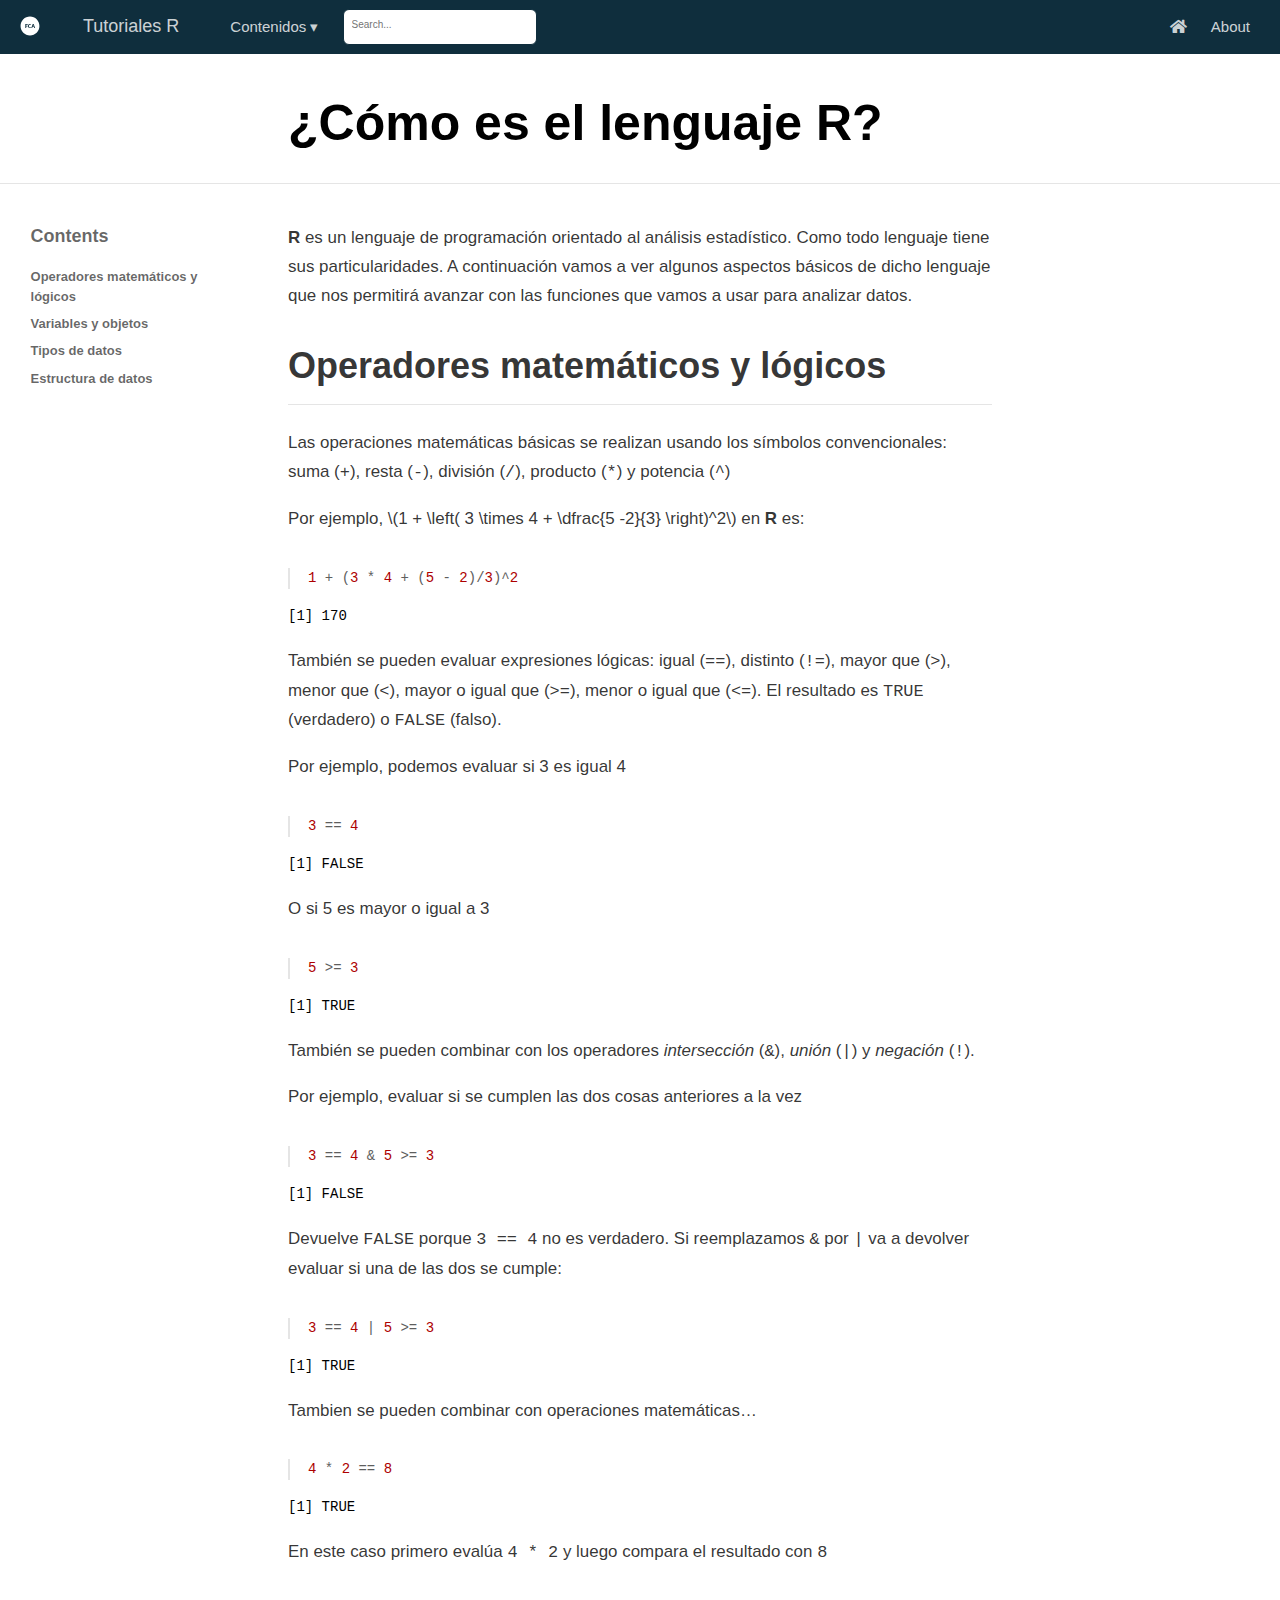
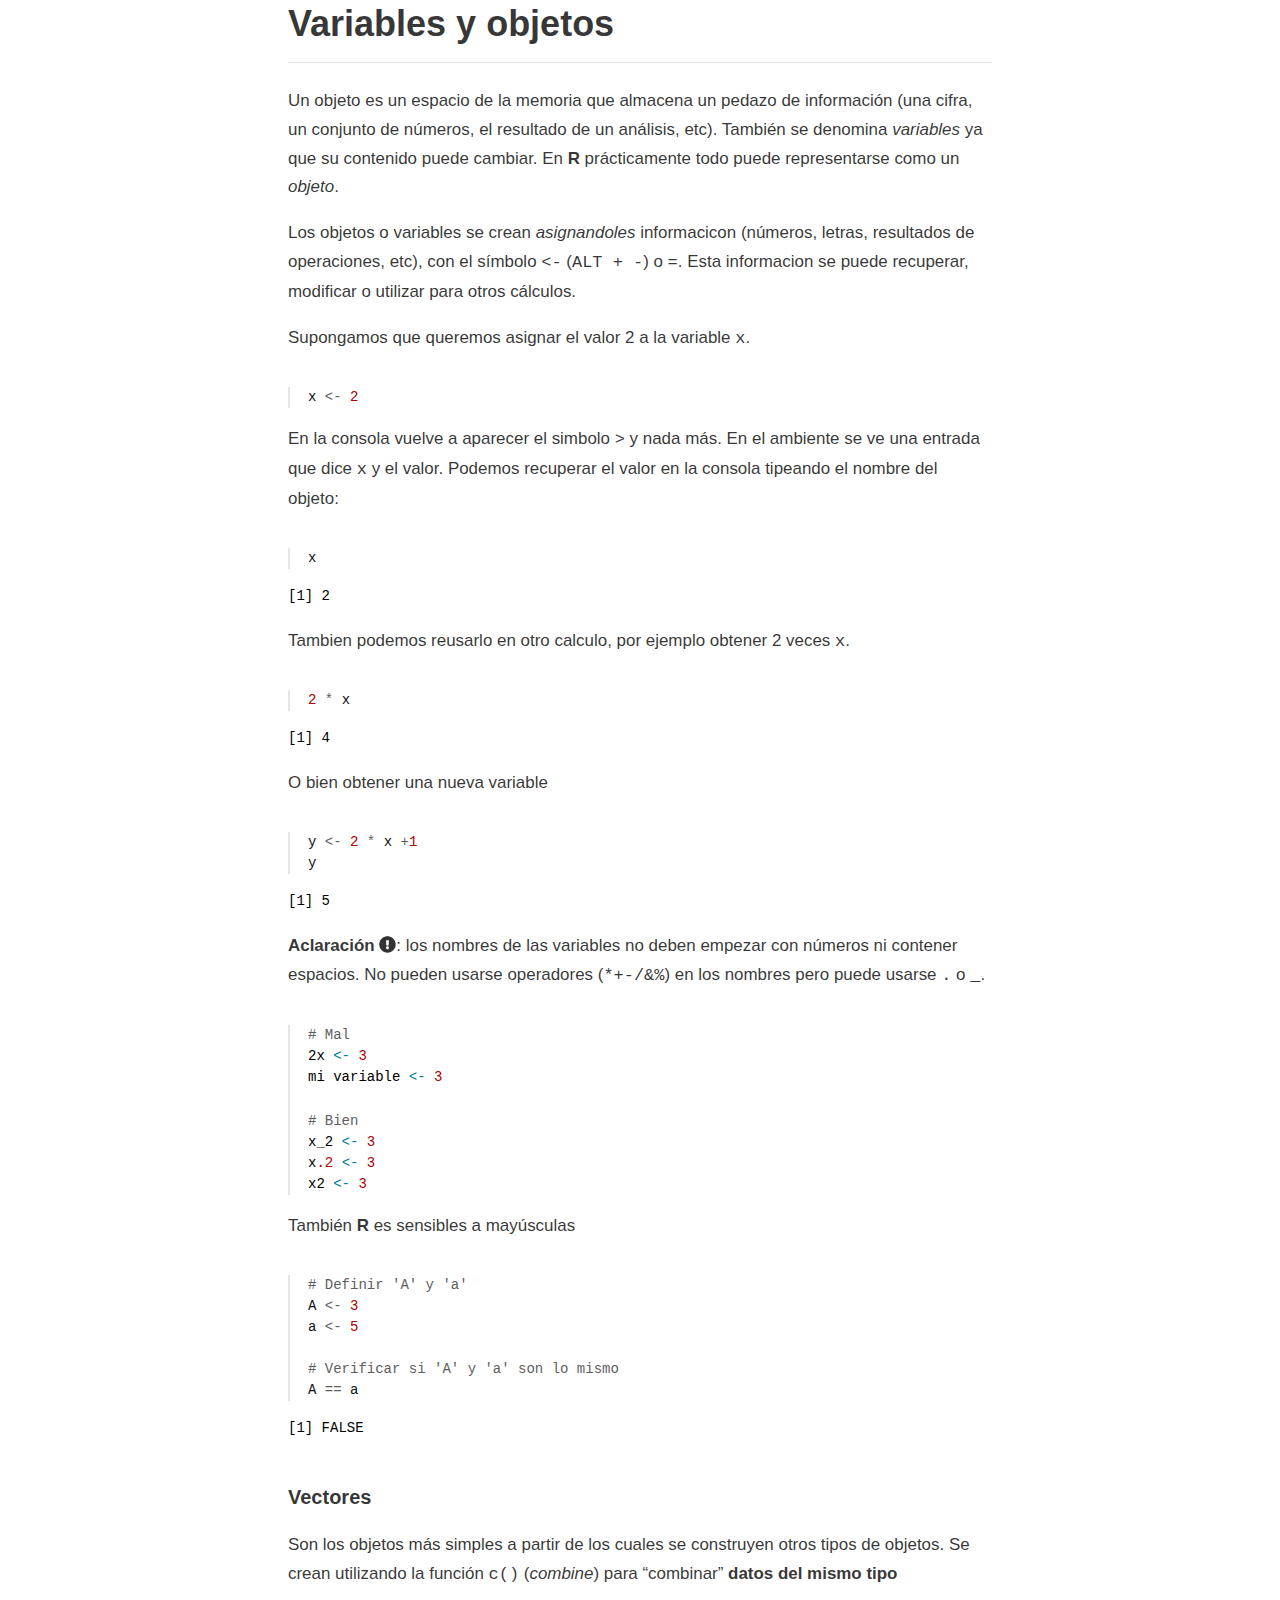
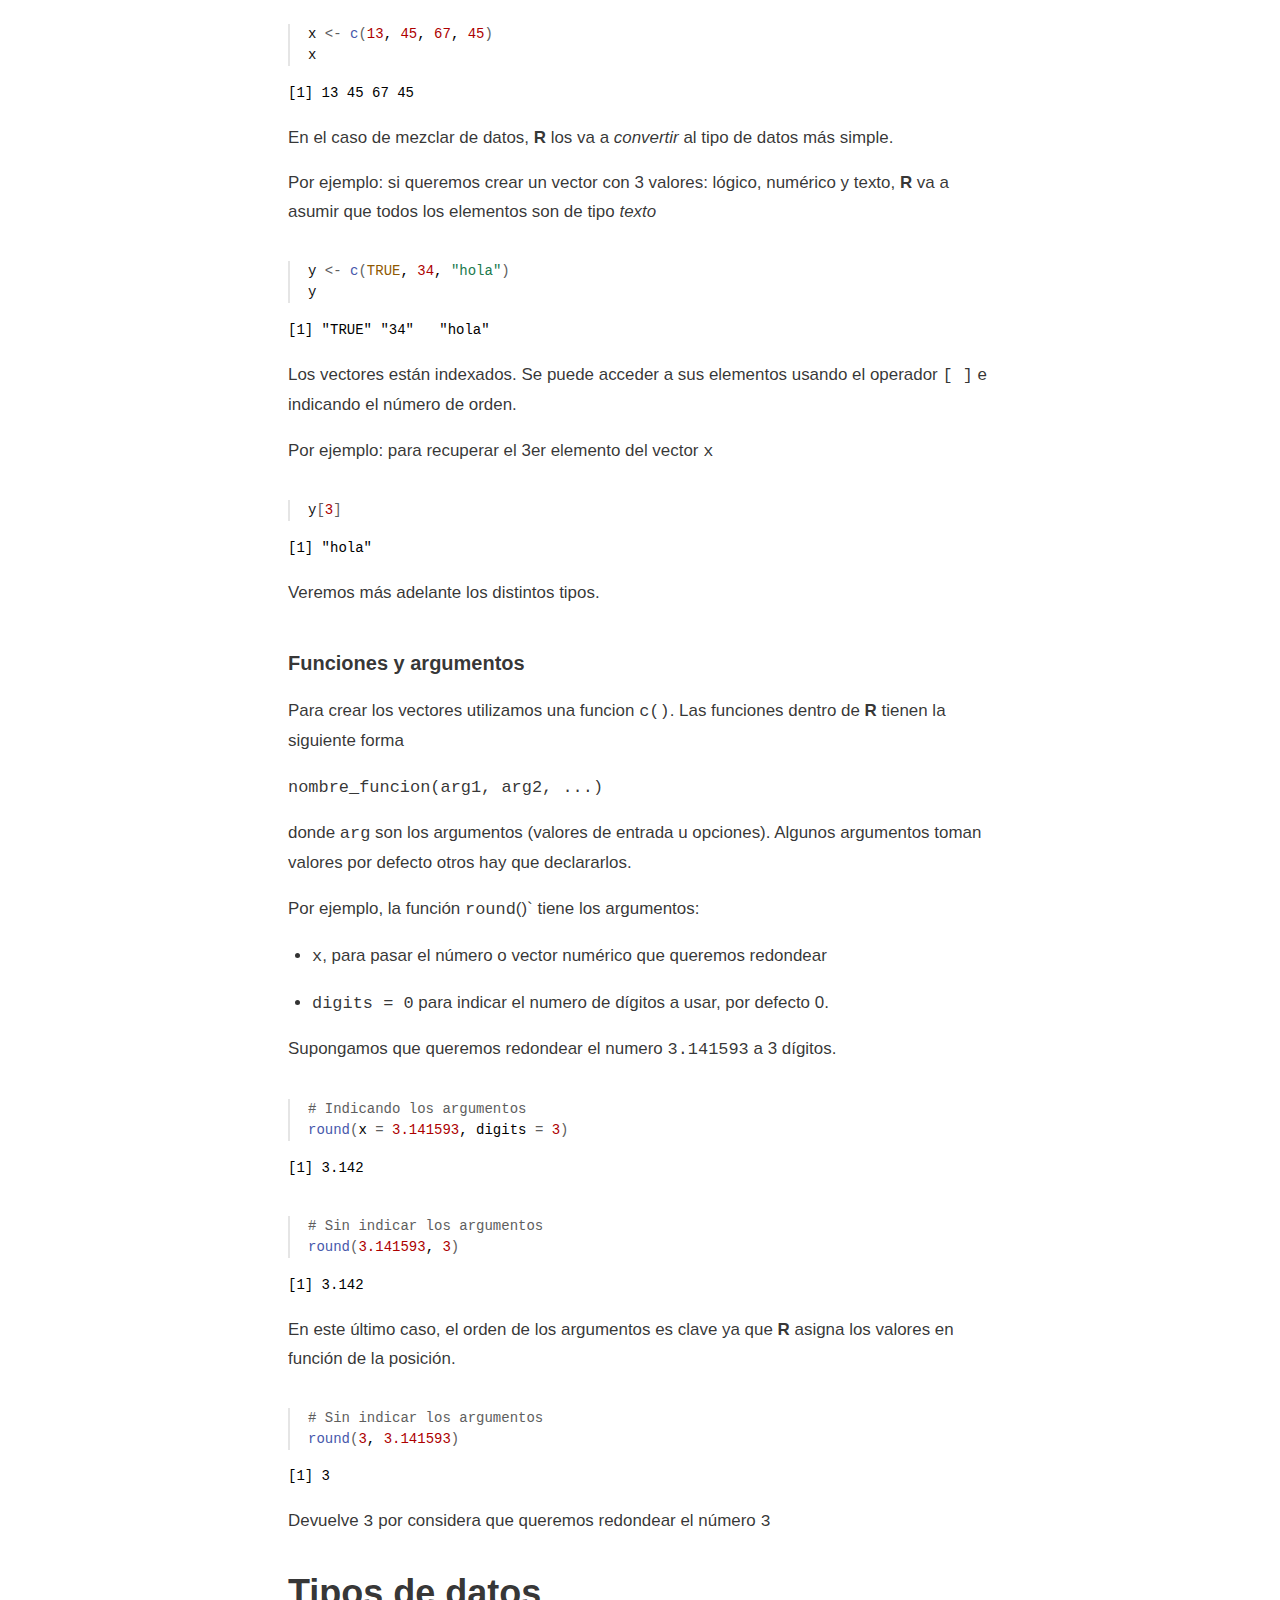
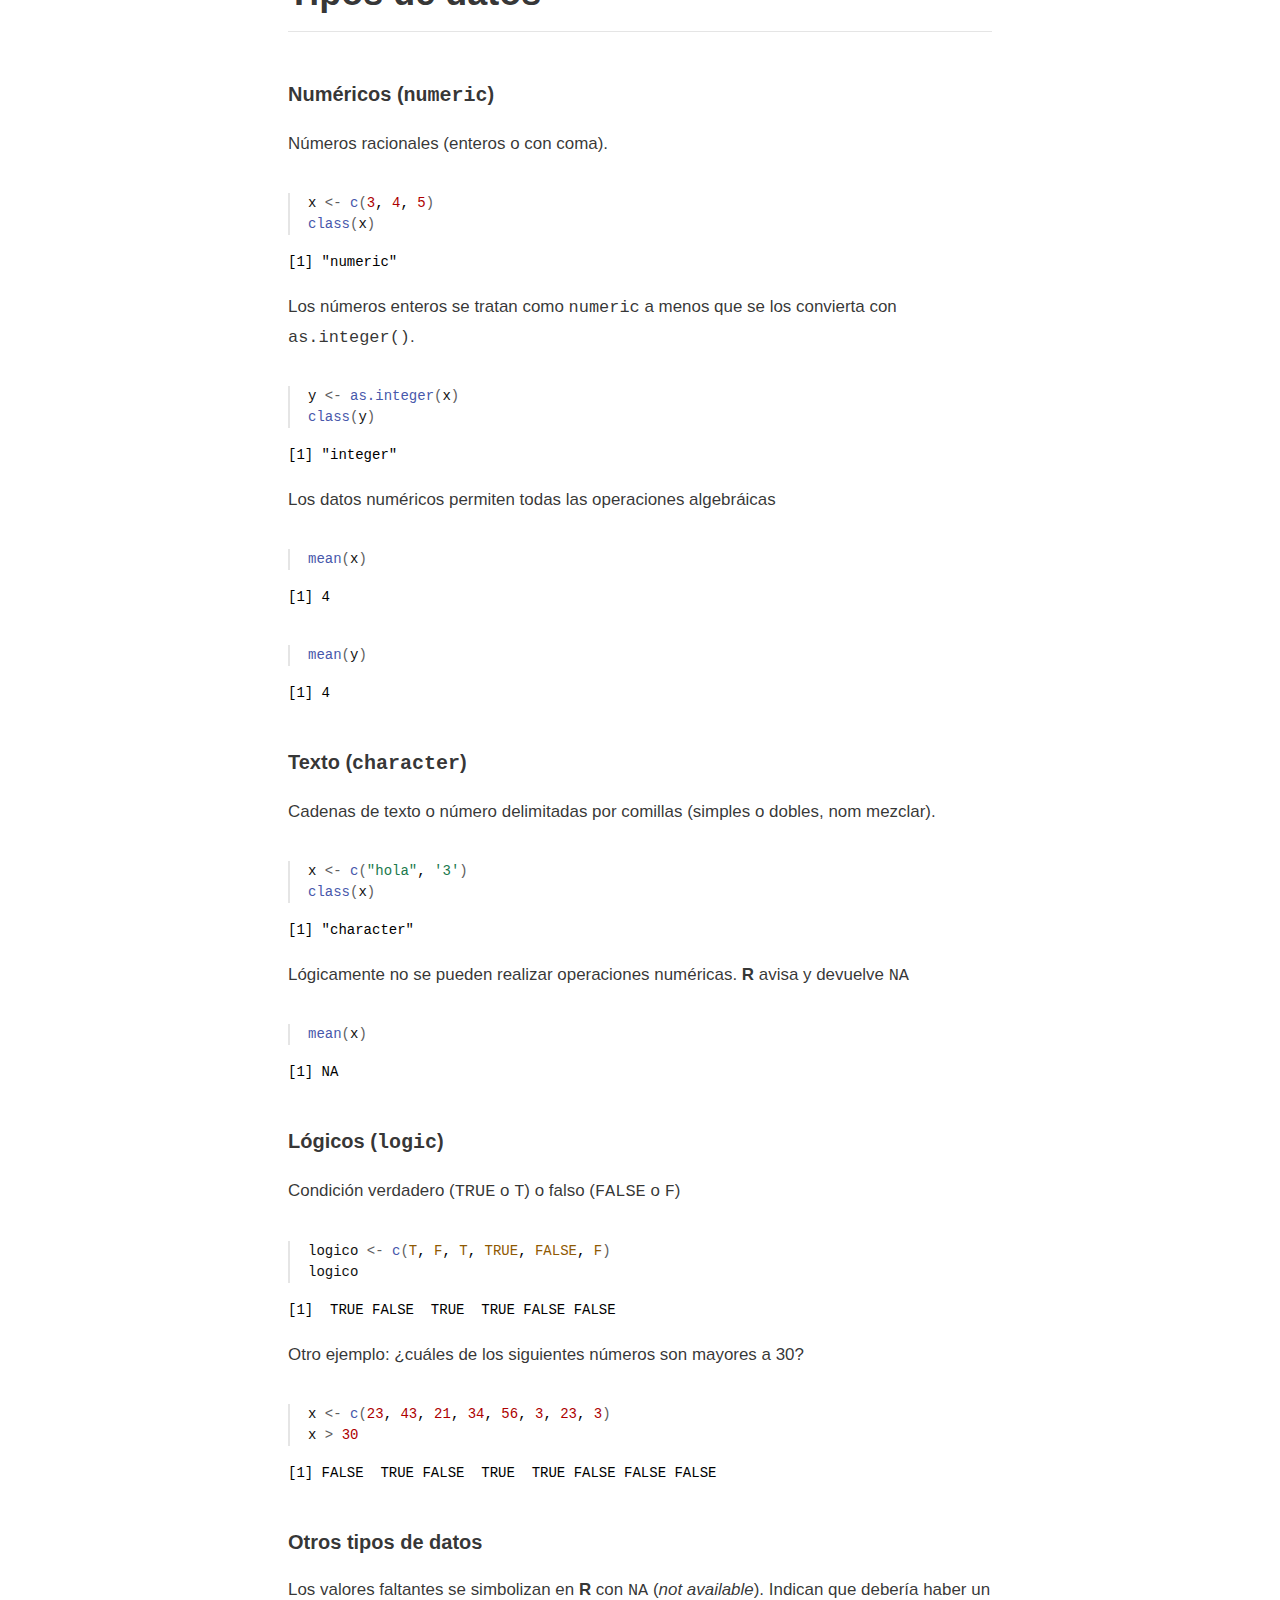
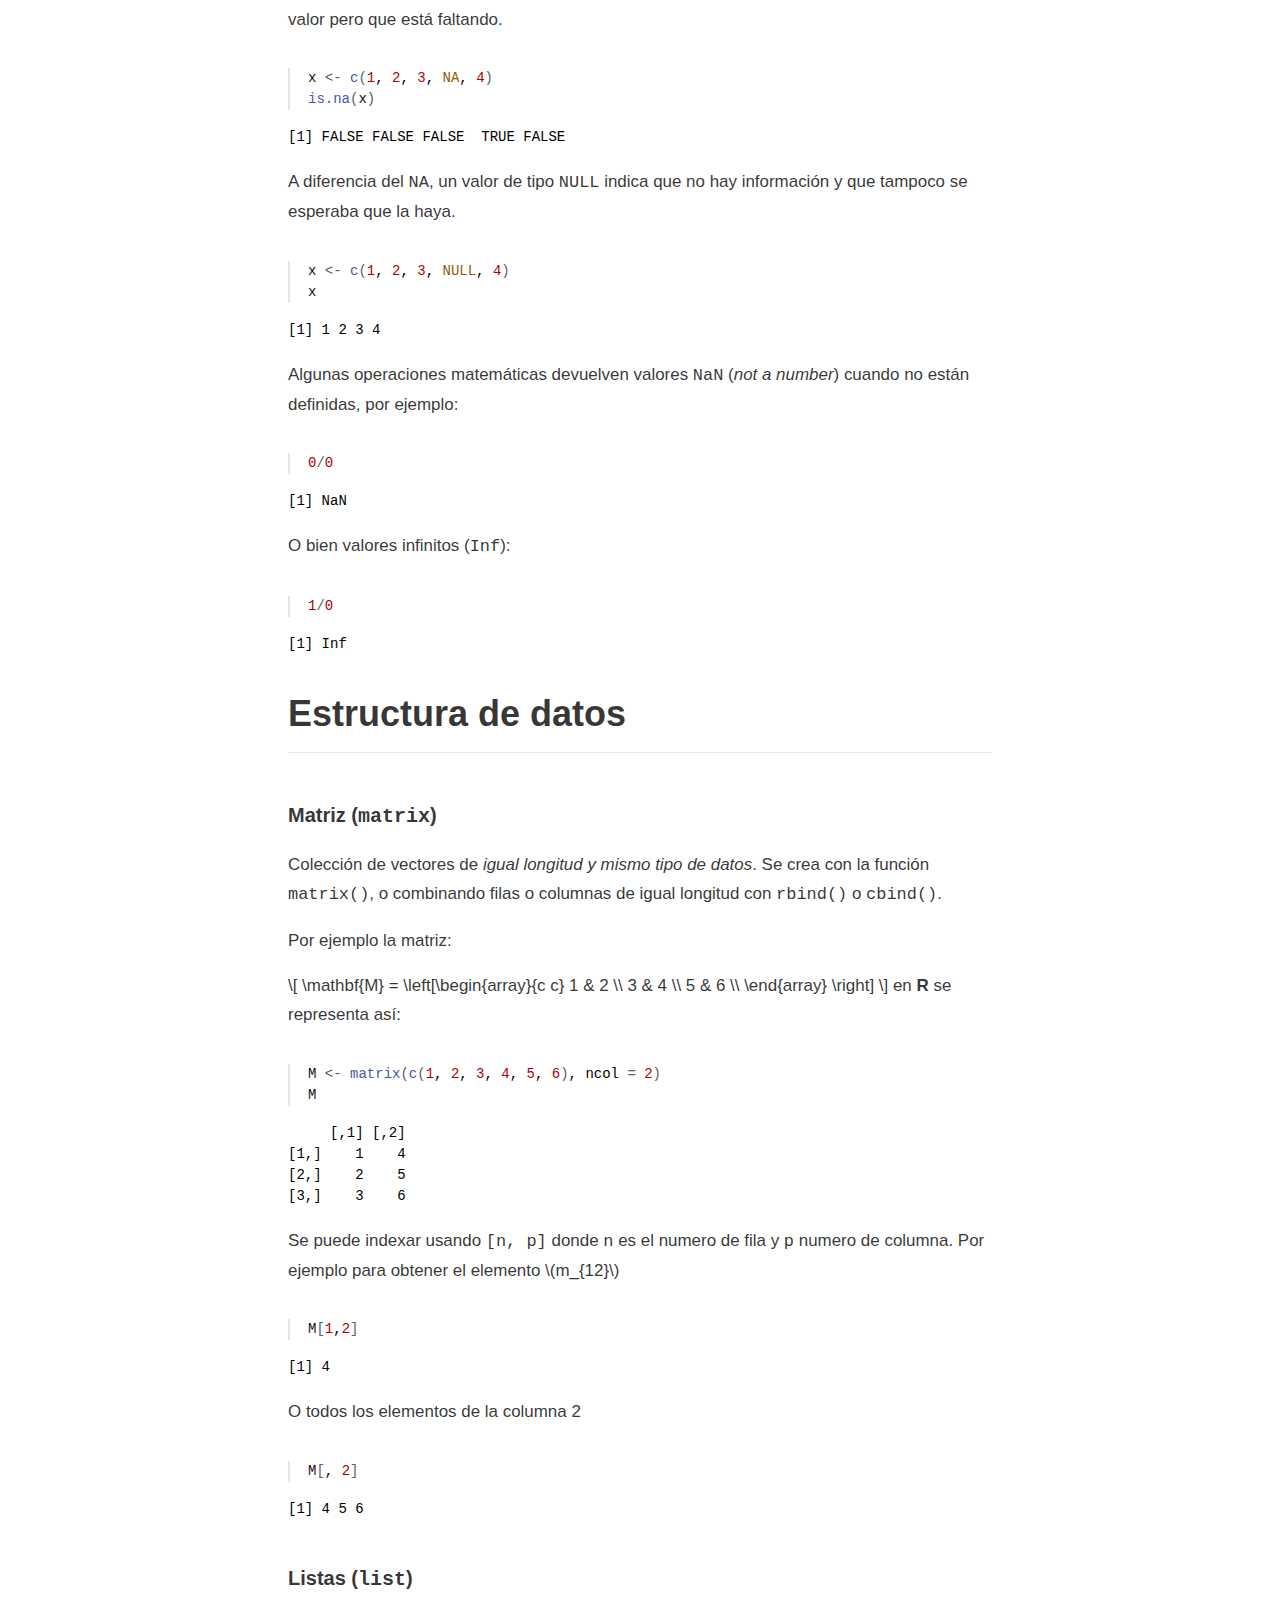
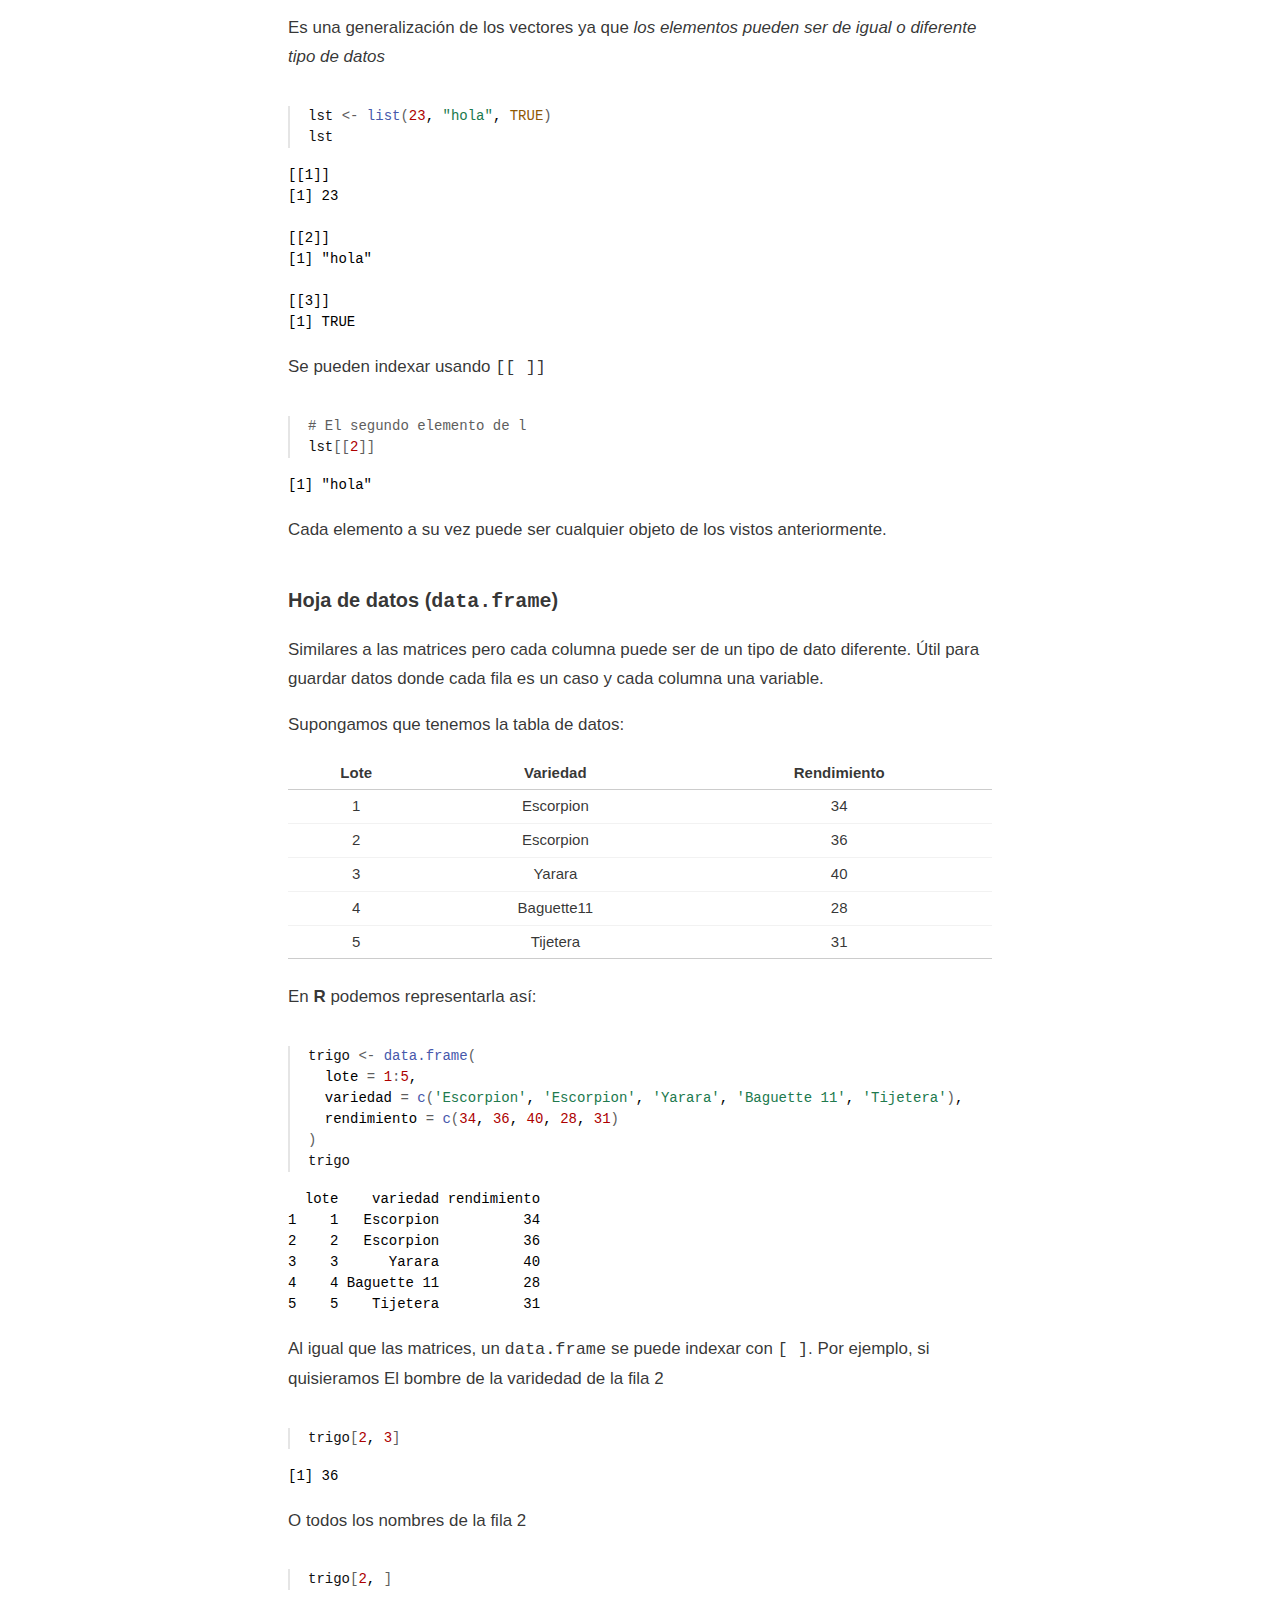
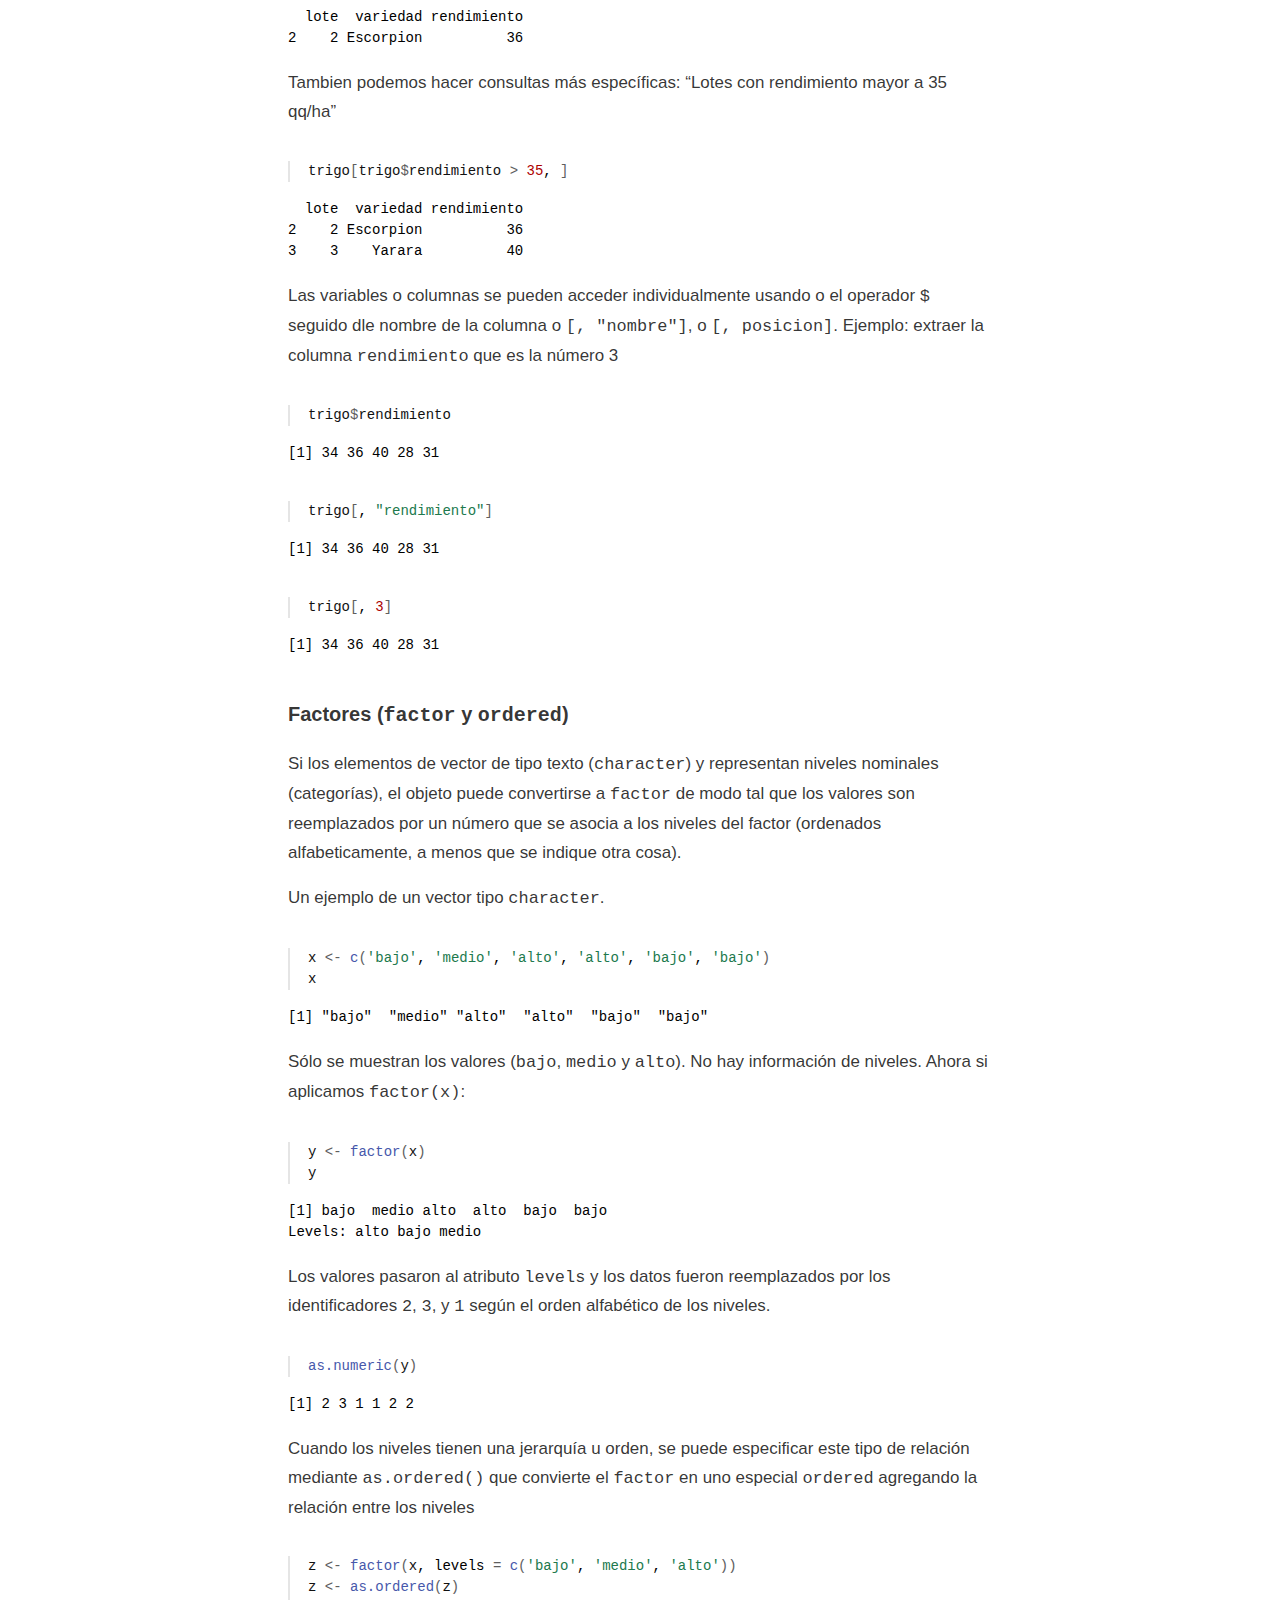
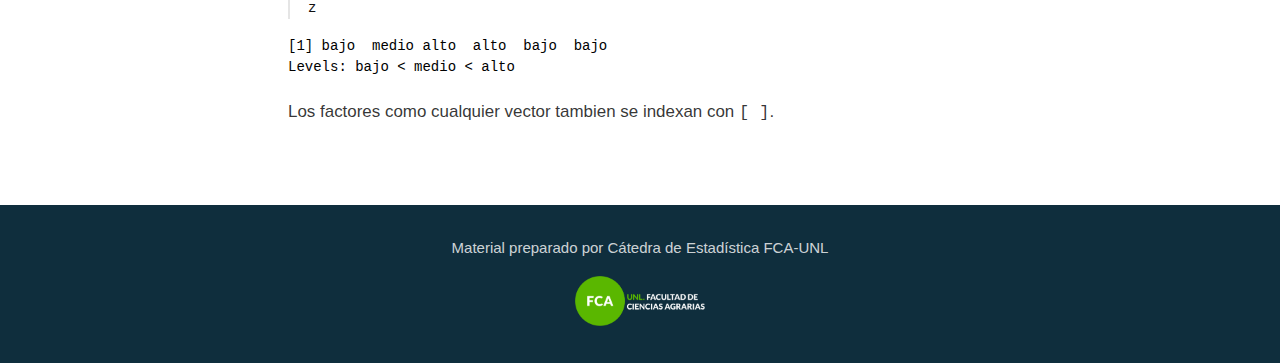
<file: docs/R_basico.html>
<!DOCTYPE html>

<html xmlns="http://www.w3.org/1999/xhtml" lang="" xml:lang="">

<head>
  <meta charset="utf-8"/>
  <meta name="viewport" content="width=device-width, initial-scale=1"/>
  <meta http-equiv="X-UA-Compatible" content="IE=Edge,chrome=1"/>
  <meta name="generator" content="distill" />

  <style type="text/css">
  /* Hide doc at startup (prevent jankiness while JS renders/transforms) */
  body {
    visibility: hidden;
  }
  </style>

 <!--radix_placeholder_import_source-->
 <!--/radix_placeholder_import_source-->

<style type="text/css">code{white-space: pre;}</style>
<style type="text/css" data-origin="pandoc">
pre > code.sourceCode { white-space: pre; position: relative; }
pre > code.sourceCode > span { display: inline-block; line-height: 1.25; }
pre > code.sourceCode > span:empty { height: 1.2em; }
.sourceCode { overflow: visible; }
code.sourceCode > span { color: inherit; text-decoration: inherit; }
div.sourceCode { margin: 1em 0; }
pre.sourceCode { margin: 0; }
@media screen {
div.sourceCode { overflow: auto; }
}
@media print {
pre > code.sourceCode { white-space: pre-wrap; }
pre > code.sourceCode > span { text-indent: -5em; padding-left: 5em; }
}
pre.numberSource code
  { counter-reset: source-line 0; }
pre.numberSource code > span
  { position: relative; left: -4em; counter-increment: source-line; }
pre.numberSource code > span > a:first-child::before
  { content: counter(source-line);
    position: relative; left: -1em; text-align: right; vertical-align: baseline;
    border: none; display: inline-block;
    -webkit-touch-callout: none; -webkit-user-select: none;
    -khtml-user-select: none; -moz-user-select: none;
    -ms-user-select: none; user-select: none;
    padding: 0 4px; width: 4em;
    color: #aaaaaa;
  }
pre.numberSource { margin-left: 3em; border-left: 1px solid #aaaaaa;  padding-left: 4px; }
div.sourceCode
  {   }
@media screen {
pre > code.sourceCode > span > a:first-child::before { text-decoration: underline; }
}
code span.al { color: #ad0000; } /* Alert */
code span.an { color: #5e5e5e; } /* Annotation */
code span.at { } /* Attribute */
code span.bn { color: #ad0000; } /* BaseN */
code span.bu { } /* BuiltIn */
code span.cf { color: #007ba5; } /* ControlFlow */
code span.ch { color: #20794d; } /* Char */
code span.cn { color: #8f5902; } /* Constant */
code span.co { color: #5e5e5e; } /* Comment */
code span.cv { color: #5e5e5e; font-style: italic; } /* CommentVar */
code span.do { color: #5e5e5e; font-style: italic; } /* Documentation */
code span.dt { color: #ad0000; } /* DataType */
code span.dv { color: #ad0000; } /* DecVal */
code span.er { color: #ad0000; } /* Error */
code span.ex { } /* Extension */
code span.fl { color: #ad0000; } /* Float */
code span.fu { color: #4758ab; } /* Function */
code span.im { } /* Import */
code span.in { color: #5e5e5e; } /* Information */
code span.kw { color: #007ba5; } /* Keyword */
code span.op { color: #5e5e5e; } /* Operator */
code span.ot { color: #007ba5; } /* Other */
code span.pp { color: #ad0000; } /* Preprocessor */
code span.sc { color: #5e5e5e; } /* SpecialChar */
code span.ss { color: #20794d; } /* SpecialString */
code span.st { color: #20794d; } /* String */
code span.va { color: #111111; } /* Variable */
code span.vs { color: #20794d; } /* VerbatimString */
code span.wa { color: #5e5e5e; font-style: italic; } /* Warning */
</style>


  <!--radix_placeholder_meta_tags-->
  <title>Tutoriales R: ¿Cómo es el lenguaje R?</title>




  <!--  https://developers.facebook.com/docs/sharing/webmasters#markup -->
  <meta property="og:title" content="Tutoriales R: ¿Cómo es el lenguaje R?"/>
  <meta property="og:type" content="article"/>
  <meta property="og:locale" content="en_US"/>
  <meta property="og:site_name" content="Tutoriales R"/>

  <!--  https://dev.twitter.com/cards/types/summary -->
  <meta property="twitter:card" content="summary"/>
  <meta property="twitter:title" content="Tutoriales R: ¿Cómo es el lenguaje R?"/>

  <!--/radix_placeholder_meta_tags-->
  <!--radix_placeholder_rmarkdown_metadata-->

  <script type="text/json" id="radix-rmarkdown-metadata">
  {"type":"list","attributes":{"names":{"type":"character","attributes":{},"value":["title"]}},"value":[{"type":"character","attributes":{},"value":["¿Cómo es el lenguaje R?"]}]}
  </script>
  <!--/radix_placeholder_rmarkdown_metadata-->
  <!--radix_placeholder_navigation_in_header-->
  <meta name="distill:offset" content=""/>

  <script type="application/javascript">

    window.headroom_prevent_pin = false;

    window.document.addEventListener("DOMContentLoaded", function (event) {

      // initialize headroom for banner
      var header = $('header').get(0);
      var headerHeight = header.offsetHeight;
      var headroom = new Headroom(header, {
        tolerance: 5,
        onPin : function() {
          if (window.headroom_prevent_pin) {
            window.headroom_prevent_pin = false;
            headroom.unpin();
          }
        }
      });
      headroom.init();
      if(window.location.hash)
        headroom.unpin();
      $(header).addClass('headroom--transition');

      // offset scroll location for banner on hash change
      // (see: https://github.com/WickyNilliams/headroom.js/issues/38)
      window.addEventListener("hashchange", function(event) {
        window.scrollTo(0, window.pageYOffset - (headerHeight + 25));
      });

      // responsive menu
      $('.distill-site-header').each(function(i, val) {
        var topnav = $(this);
        var toggle = topnav.find('.nav-toggle');
        toggle.on('click', function() {
          topnav.toggleClass('responsive');
        });
      });

      // nav dropdowns
      $('.nav-dropbtn').click(function(e) {
        $(this).next('.nav-dropdown-content').toggleClass('nav-dropdown-active');
        $(this).parent().siblings('.nav-dropdown')
           .children('.nav-dropdown-content').removeClass('nav-dropdown-active');
      });
      $("body").click(function(e){
        $('.nav-dropdown-content').removeClass('nav-dropdown-active');
      });
      $(".nav-dropdown").click(function(e){
        e.stopPropagation();
      });
    });
  </script>

  <style type="text/css">

  /* Theme (user-documented overrideables for nav appearance) */

  .distill-site-nav {
    color: rgba(255, 255, 255, 0.8);
    background-color: #0F2E3D;
    font-size: 15px;
    font-weight: 300;
  }

  .distill-site-nav a {
    color: inherit;
    text-decoration: none;
  }

  .distill-site-nav a:hover {
    color: white;
  }

  @media print {
    .distill-site-nav {
      display: none;
    }
  }

  .distill-site-header {

  }

  .distill-site-footer {

  }


  /* Site Header */

  .distill-site-header {
    width: 100%;
    box-sizing: border-box;
    z-index: 3;
  }

  .distill-site-header .nav-left {
    display: inline-block;
    margin-left: 8px;
  }

  @media screen and (max-width: 768px) {
    .distill-site-header .nav-left {
      margin-left: 0;
    }
  }


  .distill-site-header .nav-right {
    float: right;
    margin-right: 8px;
  }

  .distill-site-header a,
  .distill-site-header .title {
    display: inline-block;
    text-align: center;
    padding: 14px 10px 14px 10px;
  }

  .distill-site-header .title {
    font-size: 18px;
    min-width: 150px;
  }

  .distill-site-header .logo {
    padding: 0;
  }

  .distill-site-header .logo img {
    display: none;
    max-height: 20px;
    width: auto;
    margin-bottom: -4px;
  }

  .distill-site-header .nav-image img {
    max-height: 18px;
    width: auto;
    display: inline-block;
    margin-bottom: -3px;
  }



  @media screen and (min-width: 1000px) {
    .distill-site-header .logo img {
      display: inline-block;
    }
    .distill-site-header .nav-left {
      margin-left: 20px;
    }
    .distill-site-header .nav-right {
      margin-right: 20px;
    }
    .distill-site-header .title {
      padding-left: 12px;
    }
  }


  .distill-site-header .nav-toggle {
    display: none;
  }

  .nav-dropdown {
    display: inline-block;
    position: relative;
  }

  .nav-dropdown .nav-dropbtn {
    border: none;
    outline: none;
    color: rgba(255, 255, 255, 0.8);
    padding: 16px 10px;
    background-color: transparent;
    font-family: inherit;
    font-size: inherit;
    font-weight: inherit;
    margin: 0;
    margin-top: 1px;
    z-index: 2;
  }

  .nav-dropdown-content {
    display: none;
    position: absolute;
    background-color: white;
    min-width: 200px;
    border: 1px solid rgba(0,0,0,0.15);
    border-radius: 4px;
    box-shadow: 0px 8px 16px 0px rgba(0,0,0,0.1);
    z-index: 1;
    margin-top: 2px;
    white-space: nowrap;
    padding-top: 4px;
    padding-bottom: 4px;
  }

  .nav-dropdown-content hr {
    margin-top: 4px;
    margin-bottom: 4px;
    border: none;
    border-bottom: 1px solid rgba(0, 0, 0, 0.1);
  }

  .nav-dropdown-active {
    display: block;
  }

  .nav-dropdown-content a, .nav-dropdown-content .nav-dropdown-header {
    color: black;
    padding: 6px 24px;
    text-decoration: none;
    display: block;
    text-align: left;
  }

  .nav-dropdown-content .nav-dropdown-header {
    display: block;
    padding: 5px 24px;
    padding-bottom: 0;
    text-transform: uppercase;
    font-size: 14px;
    color: #999999;
    white-space: nowrap;
  }

  .nav-dropdown:hover .nav-dropbtn {
    color: white;
  }

  .nav-dropdown-content a:hover {
    background-color: #ddd;
    color: black;
  }

  .nav-right .nav-dropdown-content {
    margin-left: -45%;
    right: 0;
  }

  @media screen and (max-width: 768px) {
    .distill-site-header a, .distill-site-header .nav-dropdown  {display: none;}
    .distill-site-header a.nav-toggle {
      float: right;
      display: block;
    }
    .distill-site-header .title {
      margin-left: 0;
    }
    .distill-site-header .nav-right {
      margin-right: 0;
    }
    .distill-site-header {
      overflow: hidden;
    }
    .nav-right .nav-dropdown-content {
      margin-left: 0;
    }
  }


  @media screen and (max-width: 768px) {
    .distill-site-header.responsive {position: relative; min-height: 500px; }
    .distill-site-header.responsive a.nav-toggle {
      position: absolute;
      right: 0;
      top: 0;
    }
    .distill-site-header.responsive a,
    .distill-site-header.responsive .nav-dropdown {
      display: block;
      text-align: left;
    }
    .distill-site-header.responsive .nav-left,
    .distill-site-header.responsive .nav-right {
      width: 100%;
    }
    .distill-site-header.responsive .nav-dropdown {float: none;}
    .distill-site-header.responsive .nav-dropdown-content {position: relative;}
    .distill-site-header.responsive .nav-dropdown .nav-dropbtn {
      display: block;
      width: 100%;
      text-align: left;
    }
  }

  /* Site Footer */

  .distill-site-footer {
    width: 100%;
    overflow: hidden;
    box-sizing: border-box;
    z-index: 3;
    margin-top: 30px;
    padding-top: 30px;
    padding-bottom: 30px;
    text-align: center;
  }

  /* Headroom */

  d-title {
    padding-top: 6rem;
  }

  @media print {
    d-title {
      padding-top: 4rem;
    }
  }

  .headroom {
    z-index: 1000;
    position: fixed;
    top: 0;
    left: 0;
    right: 0;
  }

  .headroom--transition {
    transition: all .4s ease-in-out;
  }

  .headroom--unpinned {
    top: -100px;
  }

  .headroom--pinned {
    top: 0;
  }

  /* adjust viewport for navbar height */
  /* helps vertically center bootstrap (non-distill) content */
  .min-vh-100 {
    min-height: calc(100vh - 100px) !important;
  }

  </style>

  <script src="site_libs/jquery-3.6.0/jquery-3.6.0.min.js"></script>
  <link href="site_libs/font-awesome-5.1.0/css/all.css" rel="stylesheet"/>
  <link href="site_libs/font-awesome-5.1.0/css/v4-shims.css" rel="stylesheet"/>
  <script src="site_libs/headroom-0.9.4/headroom.min.js"></script>
  <script src="site_libs/autocomplete-0.37.1/autocomplete.min.js"></script>
  <script src="site_libs/fuse-6.4.1/fuse.min.js"></script>

  <script type="application/javascript">

  function getMeta(metaName) {
    var metas = document.getElementsByTagName('meta');
    for (let i = 0; i < metas.length; i++) {
      if (metas[i].getAttribute('name') === metaName) {
        return metas[i].getAttribute('content');
      }
    }
    return '';
  }

  function offsetURL(url) {
    var offset = getMeta('distill:offset');
    return offset ? offset + '/' + url : url;
  }

  function createFuseIndex() {

    // create fuse index
    var options = {
      keys: [
        { name: 'title', weight: 20 },
        { name: 'categories', weight: 15 },
        { name: 'description', weight: 10 },
        { name: 'contents', weight: 5 },
      ],
      ignoreLocation: true,
      threshold: 0
    };
    var fuse = new window.Fuse([], options);

    // fetch the main search.json
    return fetch(offsetURL('search.json'))
      .then(function(response) {
        if (response.status == 200) {
          return response.json().then(function(json) {
            // index main articles
            json.articles.forEach(function(article) {
              fuse.add(article);
            });
            // download collections and index their articles
            return Promise.all(json.collections.map(function(collection) {
              return fetch(offsetURL(collection)).then(function(response) {
                if (response.status === 200) {
                  return response.json().then(function(articles) {
                    articles.forEach(function(article) {
                      fuse.add(article);
                    });
                  })
                } else {
                  return Promise.reject(
                    new Error('Unexpected status from search index request: ' +
                              response.status)
                  );
                }
              });
            })).then(function() {
              return fuse;
            });
          });

        } else {
          return Promise.reject(
            new Error('Unexpected status from search index request: ' +
                        response.status)
          );
        }
      });
  }

  window.document.addEventListener("DOMContentLoaded", function (event) {

    // get search element (bail if we don't have one)
    var searchEl = window.document.getElementById('distill-search');
    if (!searchEl)
      return;

    createFuseIndex()
      .then(function(fuse) {

        // make search box visible
        searchEl.classList.remove('hidden');

        // initialize autocomplete
        var options = {
          autoselect: true,
          hint: false,
          minLength: 2,
        };
        window.autocomplete(searchEl, options, [{
          source: function(query, callback) {
            const searchOptions = {
              isCaseSensitive: false,
              shouldSort: true,
              minMatchCharLength: 2,
              limit: 10,
            };
            var results = fuse.search(query, searchOptions);
            callback(results
              .map(function(result) { return result.item; })
            );
          },
          templates: {
            suggestion: function(suggestion) {
              var img = suggestion.preview && Object.keys(suggestion.preview).length > 0
                ? `<img src="${offsetURL(suggestion.preview)}"</img>`
                : '';
              var html = `
                <div class="search-item">
                  <h3>${suggestion.title}</h3>
                  <div class="search-item-description">
                    ${suggestion.description || ''}
                  </div>
                  <div class="search-item-preview">
                    ${img}
                  </div>
                </div>
              `;
              return html;
            }
          }
        }]).on('autocomplete:selected', function(event, suggestion) {
          window.location.href = offsetURL(suggestion.path);
        });
        // remove inline display style on autocompleter (we want to
        // manage responsive display via css)
        $('.algolia-autocomplete').css("display", "");
      })
      .catch(function(error) {
        console.log(error);
      });

  });

  </script>

  <style type="text/css">

  .nav-search {
    font-size: x-small;
  }

  /* Algolioa Autocomplete */

  .algolia-autocomplete {
    display: inline-block;
    margin-left: 10px;
    vertical-align: sub;
    background-color: white;
    color: black;
    padding: 6px;
    padding-top: 8px;
    padding-bottom: 0;
    border-radius: 6px;
    border: 1px #0F2E3D solid;
    width: 180px;
  }


  @media screen and (max-width: 768px) {
    .distill-site-nav .algolia-autocomplete {
      display: none;
      visibility: hidden;
    }
    .distill-site-nav.responsive .algolia-autocomplete {
      display: inline-block;
      visibility: visible;
    }
    .distill-site-nav.responsive .algolia-autocomplete .aa-dropdown-menu {
      margin-left: 0;
      width: 400px;
      max-height: 400px;
    }
  }

  .algolia-autocomplete .aa-input, .algolia-autocomplete .aa-hint {
    width: 90%;
    outline: none;
    border: none;
  }

  .algolia-autocomplete .aa-hint {
    color: #999;
  }
  .algolia-autocomplete .aa-dropdown-menu {
    width: 550px;
    max-height: 70vh;
    overflow-x: visible;
    overflow-y: scroll;
    padding: 5px;
    margin-top: 3px;
    margin-left: -150px;
    background-color: #fff;
    border-radius: 5px;
    border: 1px solid #999;
    border-top: none;
  }

  .algolia-autocomplete .aa-dropdown-menu .aa-suggestion {
    cursor: pointer;
    padding: 5px 4px;
    border-bottom: 1px solid #eee;
  }

  .algolia-autocomplete .aa-dropdown-menu .aa-suggestion:last-of-type {
    border-bottom: none;
    margin-bottom: 2px;
  }

  .algolia-autocomplete .aa-dropdown-menu .aa-suggestion .search-item {
    overflow: hidden;
    font-size: 0.8em;
    line-height: 1.4em;
  }

  .algolia-autocomplete .aa-dropdown-menu .aa-suggestion .search-item h3 {
    font-size: 1rem;
    margin-block-start: 0;
    margin-block-end: 5px;
  }

  .algolia-autocomplete .aa-dropdown-menu .aa-suggestion .search-item-description {
    display: inline-block;
    overflow: hidden;
    height: 2.8em;
    width: 80%;
    margin-right: 4%;
  }

  .algolia-autocomplete .aa-dropdown-menu .aa-suggestion .search-item-preview {
    display: inline-block;
    width: 15%;
  }

  .algolia-autocomplete .aa-dropdown-menu .aa-suggestion .search-item-preview img {
    height: 3em;
    width: auto;
    display: none;
  }

  .algolia-autocomplete .aa-dropdown-menu .aa-suggestion .search-item-preview img[src] {
    display: initial;
  }

  .algolia-autocomplete .aa-dropdown-menu .aa-suggestion.aa-cursor {
    background-color: #eee;
  }
  .algolia-autocomplete .aa-dropdown-menu .aa-suggestion em {
    font-weight: bold;
    font-style: normal;
  }

  </style>


  <!--/radix_placeholder_navigation_in_header-->
  <!--radix_placeholder_distill-->

  <style type="text/css">

  body {
    background-color: white;
  }

  .pandoc-table {
    width: 100%;
  }

  .pandoc-table>caption {
    margin-bottom: 10px;
  }

  .pandoc-table th:not([align]) {
    text-align: left;
  }

  .pagedtable-footer {
    font-size: 15px;
  }

  d-byline .byline {
    grid-template-columns: 2fr 2fr;
  }

  d-byline .byline h3 {
    margin-block-start: 1.5em;
  }

  d-byline .byline .authors-affiliations h3 {
    margin-block-start: 0.5em;
  }

  .authors-affiliations .orcid-id {
    width: 16px;
    height:16px;
    margin-left: 4px;
    margin-right: 4px;
    vertical-align: middle;
    padding-bottom: 2px;
  }

  d-title .dt-tags {
    margin-top: 1em;
    grid-column: text;
  }

  .dt-tags .dt-tag {
    text-decoration: none;
    display: inline-block;
    color: rgba(0,0,0,0.6);
    padding: 0em 0.4em;
    margin-right: 0.5em;
    margin-bottom: 0.4em;
    font-size: 70%;
    border: 1px solid rgba(0,0,0,0.2);
    border-radius: 3px;
    text-transform: uppercase;
    font-weight: 500;
  }

  d-article table.gt_table td,
  d-article table.gt_table th {
    border-bottom: none;
  }

  .html-widget {
    margin-bottom: 2.0em;
  }

  .l-screen-inset {
    padding-right: 16px;
  }

  .l-screen .caption {
    margin-left: 10px;
  }

  .shaded {
    background: rgb(247, 247, 247);
    padding-top: 20px;
    padding-bottom: 20px;
    border-top: 1px solid rgba(0, 0, 0, 0.1);
    border-bottom: 1px solid rgba(0, 0, 0, 0.1);
  }

  .shaded .html-widget {
    margin-bottom: 0;
    border: 1px solid rgba(0, 0, 0, 0.1);
  }

  .shaded .shaded-content {
    background: white;
  }

  .text-output {
    margin-top: 0;
    line-height: 1.5em;
  }

  .hidden {
    display: none !important;
  }

  d-article {
    padding-top: 2.5rem;
    padding-bottom: 30px;
  }

  d-appendix {
    padding-top: 30px;
  }

  d-article>p>img {
    width: 100%;
  }

  d-article h2 {
    margin: 1rem 0 1.5rem 0;
  }

  d-article h3 {
    margin-top: 1.5rem;
  }

  d-article iframe {
    border: 1px solid rgba(0, 0, 0, 0.1);
    margin-bottom: 2.0em;
    width: 100%;
  }

  /* Tweak code blocks */

  d-article div.sourceCode code,
  d-article pre code {
    font-family: Consolas, Monaco, 'Andale Mono', 'Ubuntu Mono', monospace;
  }

  d-article pre,
  d-article div.sourceCode,
  d-article div.sourceCode pre {
    overflow: auto;
  }

  d-article div.sourceCode {
    background-color: white;
  }

  d-article div.sourceCode pre {
    padding-left: 10px;
    font-size: 12px;
    border-left: 2px solid rgba(0,0,0,0.1);
  }

  d-article pre {
    font-size: 12px;
    color: black;
    background: none;
    margin-top: 0;
    text-align: left;
    white-space: pre;
    word-spacing: normal;
    word-break: normal;
    word-wrap: normal;
    line-height: 1.5;

    -moz-tab-size: 4;
    -o-tab-size: 4;
    tab-size: 4;

    -webkit-hyphens: none;
    -moz-hyphens: none;
    -ms-hyphens: none;
    hyphens: none;
  }

  d-article pre a {
    border-bottom: none;
  }

  d-article pre a:hover {
    border-bottom: none;
    text-decoration: underline;
  }

  d-article details {
    grid-column: text;
    margin-bottom: 0.8em;
  }

  @media(min-width: 768px) {

  d-article pre,
  d-article div.sourceCode,
  d-article div.sourceCode pre {
    overflow: visible !important;
  }

  d-article div.sourceCode pre {
    padding-left: 18px;
    font-size: 14px;
  }

  d-article pre {
    font-size: 14px;
  }

  }

  figure img.external {
    background: white;
    border: 1px solid rgba(0, 0, 0, 0.1);
    box-shadow: 0 1px 8px rgba(0, 0, 0, 0.1);
    padding: 18px;
    box-sizing: border-box;
  }

  /* CSS for d-contents */

  .d-contents {
    grid-column: text;
    color: rgba(0,0,0,0.8);
    font-size: 0.9em;
    padding-bottom: 1em;
    margin-bottom: 1em;
    padding-bottom: 0.5em;
    margin-bottom: 1em;
    padding-left: 0.25em;
    justify-self: start;
  }

  @media(min-width: 1000px) {
    .d-contents.d-contents-float {
      height: 0;
      grid-column-start: 1;
      grid-column-end: 4;
      justify-self: center;
      padding-right: 3em;
      padding-left: 2em;
    }
  }

  .d-contents nav h3 {
    font-size: 18px;
    margin-top: 0;
    margin-bottom: 1em;
  }

  .d-contents li {
    list-style-type: none
  }

  .d-contents nav > ul {
    padding-left: 0;
  }

  .d-contents ul {
    padding-left: 1em
  }

  .d-contents nav ul li {
    margin-top: 0.6em;
    margin-bottom: 0.2em;
  }

  .d-contents nav a {
    font-size: 13px;
    border-bottom: none;
    text-decoration: none
    color: rgba(0, 0, 0, 0.8);
  }

  .d-contents nav a:hover {
    text-decoration: underline solid rgba(0, 0, 0, 0.6)
  }

  .d-contents nav > ul > li > a {
    font-weight: 600;
  }

  .d-contents nav > ul > li > ul {
    font-weight: inherit;
  }

  .d-contents nav > ul > li > ul > li {
    margin-top: 0.2em;
  }


  .d-contents nav ul {
    margin-top: 0;
    margin-bottom: 0.25em;
  }

  .d-article-with-toc h2:nth-child(2) {
    margin-top: 0;
  }


  /* Figure */

  .figure {
    position: relative;
    margin-bottom: 2.5em;
    margin-top: 1.5em;
  }

  .figure img {
    width: 100%;
  }

  .figure .caption {
    color: rgba(0, 0, 0, 0.6);
    font-size: 12px;
    line-height: 1.5em;
  }

  .figure img.external {
    background: white;
    border: 1px solid rgba(0, 0, 0, 0.1);
    box-shadow: 0 1px 8px rgba(0, 0, 0, 0.1);
    padding: 18px;
    box-sizing: border-box;
  }

  .figure .caption a {
    color: rgba(0, 0, 0, 0.6);
  }

  .figure .caption b,
  .figure .caption strong, {
    font-weight: 600;
    color: rgba(0, 0, 0, 1.0);
  }

  /* Citations */

  d-article .citation {
    color: inherit;
    cursor: inherit;
  }

  div.hanging-indent{
    margin-left: 1em; text-indent: -1em;
  }

  /* Citation hover box */

  .tippy-box[data-theme~=light-border] {
    background-color: rgba(250, 250, 250, 0.95);
  }

  .tippy-content > p {
    margin-bottom: 0;
    padding: 2px;
  }


  /* Tweak 1000px media break to show more text */

  @media(min-width: 1000px) {
    .base-grid,
    distill-header,
    d-title,
    d-abstract,
    d-article,
    d-appendix,
    distill-appendix,
    d-byline,
    d-footnote-list,
    d-citation-list,
    distill-footer {
      grid-template-columns: [screen-start] 1fr [page-start kicker-start] 80px [middle-start] 50px [text-start kicker-end] 65px 65px 65px 65px 65px 65px 65px 65px [text-end gutter-start] 65px [middle-end] 65px [page-end gutter-end] 1fr [screen-end];
      grid-column-gap: 16px;
    }

    .grid {
      grid-column-gap: 16px;
    }

    d-article {
      font-size: 1.06rem;
      line-height: 1.7em;
    }
    figure .caption, .figure .caption, figure figcaption {
      font-size: 13px;
    }
  }

  @media(min-width: 1180px) {
    .base-grid,
    distill-header,
    d-title,
    d-abstract,
    d-article,
    d-appendix,
    distill-appendix,
    d-byline,
    d-footnote-list,
    d-citation-list,
    distill-footer {
      grid-template-columns: [screen-start] 1fr [page-start kicker-start] 60px [middle-start] 60px [text-start kicker-end] 60px 60px 60px 60px 60px 60px 60px 60px [text-end gutter-start] 60px [middle-end] 60px [page-end gutter-end] 1fr [screen-end];
      grid-column-gap: 32px;
    }

    .grid {
      grid-column-gap: 32px;
    }
  }


  /* Get the citation styles for the appendix (not auto-injected on render since
     we do our own rendering of the citation appendix) */

  d-appendix .citation-appendix,
  .d-appendix .citation-appendix {
    font-size: 11px;
    line-height: 15px;
    border-left: 1px solid rgba(0, 0, 0, 0.1);
    padding-left: 18px;
    border: 1px solid rgba(0,0,0,0.1);
    background: rgba(0, 0, 0, 0.02);
    padding: 10px 18px;
    border-radius: 3px;
    color: rgba(150, 150, 150, 1);
    overflow: hidden;
    margin-top: -12px;
    white-space: pre-wrap;
    word-wrap: break-word;
  }

  /* Include appendix styles here so they can be overridden */

  d-appendix {
    contain: layout style;
    font-size: 0.8em;
    line-height: 1.7em;
    margin-top: 60px;
    margin-bottom: 0;
    border-top: 1px solid rgba(0, 0, 0, 0.1);
    color: rgba(0,0,0,0.5);
    padding-top: 60px;
    padding-bottom: 48px;
  }

  d-appendix h3 {
    grid-column: page-start / text-start;
    font-size: 15px;
    font-weight: 500;
    margin-top: 1em;
    margin-bottom: 0;
    color: rgba(0,0,0,0.65);
  }

  d-appendix h3 + * {
    margin-top: 1em;
  }

  d-appendix ol {
    padding: 0 0 0 15px;
  }

  @media (min-width: 768px) {
    d-appendix ol {
      padding: 0 0 0 30px;
      margin-left: -30px;
    }
  }

  d-appendix li {
    margin-bottom: 1em;
  }

  d-appendix a {
    color: rgba(0, 0, 0, 0.6);
  }

  d-appendix > * {
    grid-column: text;
  }

  d-appendix > d-footnote-list,
  d-appendix > d-citation-list,
  d-appendix > distill-appendix {
    grid-column: screen;
  }

  /* Include footnote styles here so they can be overridden */

  d-footnote-list {
    contain: layout style;
  }

  d-footnote-list > * {
    grid-column: text;
  }

  d-footnote-list a.footnote-backlink {
    color: rgba(0,0,0,0.3);
    padding-left: 0.5em;
  }



  /* Anchor.js */

  .anchorjs-link {
    /*transition: all .25s linear; */
    text-decoration: none;
    border-bottom: none;
  }
  *:hover > .anchorjs-link {
    margin-left: -1.125em !important;
    text-decoration: none;
    border-bottom: none;
  }

  /* Social footer */

  .social_footer {
    margin-top: 30px;
    margin-bottom: 0;
    color: rgba(0,0,0,0.67);
  }

  .disqus-comments {
    margin-right: 30px;
  }

  .disqus-comment-count {
    border-bottom: 1px solid rgba(0, 0, 0, 0.4);
    cursor: pointer;
  }

  #disqus_thread {
    margin-top: 30px;
  }

  .article-sharing a {
    border-bottom: none;
    margin-right: 8px;
  }

  .article-sharing a:hover {
    border-bottom: none;
  }

  .sidebar-section.subscribe {
    font-size: 12px;
    line-height: 1.6em;
  }

  .subscribe p {
    margin-bottom: 0.5em;
  }


  .article-footer .subscribe {
    font-size: 15px;
    margin-top: 45px;
  }


  .sidebar-section.custom {
    font-size: 12px;
    line-height: 1.6em;
  }

  .custom p {
    margin-bottom: 0.5em;
  }

  /* Styles for listing layout (hide title) */
  .layout-listing d-title, .layout-listing .d-title {
    display: none;
  }

  /* Styles for posts lists (not auto-injected) */


  .posts-with-sidebar {
    padding-left: 45px;
    padding-right: 45px;
  }

  .posts-list .description h2,
  .posts-list .description p {
    font-family: -apple-system, BlinkMacSystemFont, "Segoe UI", Roboto, Oxygen, Ubuntu, Cantarell, "Fira Sans", "Droid Sans", "Helvetica Neue", Arial, sans-serif;
  }

  .posts-list .description h2 {
    font-weight: 700;
    border-bottom: none;
    padding-bottom: 0;
  }

  .posts-list h2.post-tag {
    border-bottom: 1px solid rgba(0, 0, 0, 0.2);
    padding-bottom: 12px;
  }
  .posts-list {
    margin-top: 60px;
    margin-bottom: 24px;
  }

  .posts-list .post-preview {
    text-decoration: none;
    overflow: hidden;
    display: block;
    border-bottom: 1px solid rgba(0, 0, 0, 0.1);
    padding: 24px 0;
  }

  .post-preview-last {
    border-bottom: none !important;
  }

  .posts-list .posts-list-caption {
    grid-column: screen;
    font-weight: 400;
  }

  .posts-list .post-preview h2 {
    margin: 0 0 6px 0;
    line-height: 1.2em;
    font-style: normal;
    font-size: 24px;
  }

  .posts-list .post-preview p {
    margin: 0 0 12px 0;
    line-height: 1.4em;
    font-size: 16px;
  }

  .posts-list .post-preview .thumbnail {
    box-sizing: border-box;
    margin-bottom: 24px;
    position: relative;
    max-width: 500px;
  }
  .posts-list .post-preview img {
    width: 100%;
    display: block;
  }

  .posts-list .metadata {
    font-size: 12px;
    line-height: 1.4em;
    margin-bottom: 18px;
  }

  .posts-list .metadata > * {
    display: inline-block;
  }

  .posts-list .metadata .publishedDate {
    margin-right: 2em;
  }

  .posts-list .metadata .dt-authors {
    display: block;
    margin-top: 0.3em;
    margin-right: 2em;
  }

  .posts-list .dt-tags {
    display: block;
    line-height: 1em;
  }

  .posts-list .dt-tags .dt-tag {
    display: inline-block;
    color: rgba(0,0,0,0.6);
    padding: 0.3em 0.4em;
    margin-right: 0.2em;
    margin-bottom: 0.4em;
    font-size: 60%;
    border: 1px solid rgba(0,0,0,0.2);
    border-radius: 3px;
    text-transform: uppercase;
    font-weight: 500;
  }

  .posts-list img {
    opacity: 1;
  }

  .posts-list img[data-src] {
    opacity: 0;
  }

  .posts-more {
    clear: both;
  }


  .posts-sidebar {
    font-size: 16px;
  }

  .posts-sidebar h3 {
    font-size: 16px;
    margin-top: 0;
    margin-bottom: 0.5em;
    font-weight: 400;
    text-transform: uppercase;
  }

  .sidebar-section {
    margin-bottom: 30px;
  }

  .categories ul {
    list-style-type: none;
    margin: 0;
    padding: 0;
  }

  .categories li {
    color: rgba(0, 0, 0, 0.8);
    margin-bottom: 0;
  }

  .categories li>a {
    border-bottom: none;
  }

  .categories li>a:hover {
    border-bottom: 1px solid rgba(0, 0, 0, 0.4);
  }

  .categories .active {
    font-weight: 600;
  }

  .categories .category-count {
    color: rgba(0, 0, 0, 0.4);
  }


  @media(min-width: 768px) {
    .posts-list .post-preview h2 {
      font-size: 26px;
    }
    .posts-list .post-preview .thumbnail {
      float: right;
      width: 30%;
      margin-bottom: 0;
    }
    .posts-list .post-preview .description {
      float: left;
      width: 45%;
    }
    .posts-list .post-preview .metadata {
      float: left;
      width: 20%;
      margin-top: 8px;
    }
    .posts-list .post-preview p {
      margin: 0 0 12px 0;
      line-height: 1.5em;
      font-size: 16px;
    }
    .posts-with-sidebar .posts-list {
      float: left;
      width: 75%;
    }
    .posts-with-sidebar .posts-sidebar {
      float: right;
      width: 20%;
      margin-top: 60px;
      padding-top: 24px;
      padding-bottom: 24px;
    }
  }


  /* Improve display for browsers without grid (IE/Edge <= 15) */

  .downlevel {
    line-height: 1.6em;
    font-family: -apple-system, BlinkMacSystemFont, "Segoe UI", Roboto, Oxygen, Ubuntu, Cantarell, "Fira Sans", "Droid Sans", "Helvetica Neue", Arial, sans-serif;
    margin: 0;
  }

  .downlevel .d-title {
    padding-top: 6rem;
    padding-bottom: 1.5rem;
  }

  .downlevel .d-title h1 {
    font-size: 50px;
    font-weight: 700;
    line-height: 1.1em;
    margin: 0 0 0.5rem;
  }

  .downlevel .d-title p {
    font-weight: 300;
    font-size: 1.2rem;
    line-height: 1.55em;
    margin-top: 0;
  }

  .downlevel .d-byline {
    padding-top: 0.8em;
    padding-bottom: 0.8em;
    font-size: 0.8rem;
    line-height: 1.8em;
  }

  .downlevel .section-separator {
    border: none;
    border-top: 1px solid rgba(0, 0, 0, 0.1);
  }

  .downlevel .d-article {
    font-size: 1.06rem;
    line-height: 1.7em;
    padding-top: 1rem;
    padding-bottom: 2rem;
  }


  .downlevel .d-appendix {
    padding-left: 0;
    padding-right: 0;
    max-width: none;
    font-size: 0.8em;
    line-height: 1.7em;
    margin-bottom: 0;
    color: rgba(0,0,0,0.5);
    padding-top: 40px;
    padding-bottom: 48px;
  }

  .downlevel .footnotes ol {
    padding-left: 13px;
  }

  .downlevel .base-grid,
  .downlevel .distill-header,
  .downlevel .d-title,
  .downlevel .d-abstract,
  .downlevel .d-article,
  .downlevel .d-appendix,
  .downlevel .distill-appendix,
  .downlevel .d-byline,
  .downlevel .d-footnote-list,
  .downlevel .d-citation-list,
  .downlevel .distill-footer,
  .downlevel .appendix-bottom,
  .downlevel .posts-container {
    padding-left: 40px;
    padding-right: 40px;
  }

  @media(min-width: 768px) {
    .downlevel .base-grid,
    .downlevel .distill-header,
    .downlevel .d-title,
    .downlevel .d-abstract,
    .downlevel .d-article,
    .downlevel .d-appendix,
    .downlevel .distill-appendix,
    .downlevel .d-byline,
    .downlevel .d-footnote-list,
    .downlevel .d-citation-list,
    .downlevel .distill-footer,
    .downlevel .appendix-bottom,
    .downlevel .posts-container {
    padding-left: 150px;
    padding-right: 150px;
    max-width: 900px;
  }
  }

  .downlevel pre code {
    display: block;
    border-left: 2px solid rgba(0, 0, 0, .1);
    padding: 0 0 0 20px;
    font-size: 14px;
  }

  .downlevel code, .downlevel pre {
    color: black;
    background: none;
    font-family: Consolas, Monaco, 'Andale Mono', 'Ubuntu Mono', monospace;
    text-align: left;
    white-space: pre;
    word-spacing: normal;
    word-break: normal;
    word-wrap: normal;
    line-height: 1.5;

    -moz-tab-size: 4;
    -o-tab-size: 4;
    tab-size: 4;

    -webkit-hyphens: none;
    -moz-hyphens: none;
    -ms-hyphens: none;
    hyphens: none;
  }

  .downlevel .posts-list .post-preview {
    color: inherit;
  }



  </style>

  <script type="application/javascript">

  function is_downlevel_browser() {
    if (bowser.isUnsupportedBrowser({ msie: "12", msedge: "16"},
                                   window.navigator.userAgent)) {
      return true;
    } else {
      return window.load_distill_framework === undefined;
    }
  }

  // show body when load is complete
  function on_load_complete() {

    // add anchors
    if (window.anchors) {
      window.anchors.options.placement = 'left';
      window.anchors.add('d-article > h2, d-article > h3, d-article > h4, d-article > h5');
    }


    // set body to visible
    document.body.style.visibility = 'visible';

    // force redraw for leaflet widgets
    if (window.HTMLWidgets) {
      var maps = window.HTMLWidgets.findAll(".leaflet");
      $.each(maps, function(i, el) {
        var map = this.getMap();
        map.invalidateSize();
        map.eachLayer(function(layer) {
          if (layer instanceof L.TileLayer)
            layer.redraw();
        });
      });
    }

    // trigger 'shown' so htmlwidgets resize
    $('d-article').trigger('shown');
  }

  function init_distill() {

    init_common();

    // create front matter
    var front_matter = $('<d-front-matter></d-front-matter>');
    $('#distill-front-matter').wrap(front_matter);

    // create d-title
    $('.d-title').changeElementType('d-title');

    // create d-byline
    var byline = $('<d-byline></d-byline>');
    $('.d-byline').replaceWith(byline);

    // create d-article
    var article = $('<d-article></d-article>');
    $('.d-article').wrap(article).children().unwrap();

    // move posts container into article
    $('.posts-container').appendTo($('d-article'));

    // create d-appendix
    $('.d-appendix').changeElementType('d-appendix');

    // flag indicating that we have appendix items
    var appendix = $('.appendix-bottom').children('h3').length > 0;

    // replace footnotes with <d-footnote>
    $('.footnote-ref').each(function(i, val) {
      appendix = true;
      var href = $(this).attr('href');
      var id = href.replace('#', '');
      var fn = $('#' + id);
      var fn_p = $('#' + id + '>p');
      fn_p.find('.footnote-back').remove();
      var text = fn_p.html();
      var dtfn = $('<d-footnote></d-footnote>');
      dtfn.html(text);
      $(this).replaceWith(dtfn);
    });
    // remove footnotes
    $('.footnotes').remove();

    // move refs into #references-listing
    $('#references-listing').replaceWith($('#refs'));

    $('h1.appendix, h2.appendix').each(function(i, val) {
      $(this).changeElementType('h3');
    });
    $('h3.appendix').each(function(i, val) {
      var id = $(this).attr('id');
      $('.d-contents a[href="#' + id + '"]').parent().remove();
      appendix = true;
      $(this).nextUntil($('h1, h2, h3')).addBack().appendTo($('d-appendix'));
    });

    // show d-appendix if we have appendix content
    $("d-appendix").css('display', appendix ? 'grid' : 'none');

    // localize layout chunks to just output
    $('.layout-chunk').each(function(i, val) {

      // capture layout
      var layout = $(this).attr('data-layout');

      // apply layout to markdown level block elements
      var elements = $(this).children().not('details, div.sourceCode, pre, script');
      elements.each(function(i, el) {
        var layout_div = $('<div class="' + layout + '"></div>');
        if (layout_div.hasClass('shaded')) {
          var shaded_content = $('<div class="shaded-content"></div>');
          $(this).wrap(shaded_content);
          $(this).parent().wrap(layout_div);
        } else {
          $(this).wrap(layout_div);
        }
      });


      // unwrap the layout-chunk div
      $(this).children().unwrap();
    });

    // remove code block used to force  highlighting css
    $('.distill-force-highlighting-css').parent().remove();

    // remove empty line numbers inserted by pandoc when using a
    // custom syntax highlighting theme
    $('code.sourceCode a:empty').remove();

    // load distill framework
    load_distill_framework();

    // wait for window.distillRunlevel == 4 to do post processing
    function distill_post_process() {

      if (!window.distillRunlevel || window.distillRunlevel < 4)
        return;

      // hide author/affiliations entirely if we have no authors
      var front_matter = JSON.parse($("#distill-front-matter").html());
      var have_authors = front_matter.authors && front_matter.authors.length > 0;
      if (!have_authors)
        $('d-byline').addClass('hidden');

      // article with toc class
      $('.d-contents').parent().addClass('d-article-with-toc');

      // strip links that point to #
      $('.authors-affiliations').find('a[href="#"]').removeAttr('href');

      // add orcid ids
      $('.authors-affiliations').find('.author').each(function(i, el) {
        var orcid_id = front_matter.authors[i].orcidID;
        if (orcid_id) {
          var a = $('<a></a>');
          a.attr('href', 'https://orcid.org/' + orcid_id);
          var img = $('<img></img>');
          img.addClass('orcid-id');
          img.attr('alt', 'ORCID ID');
          img.attr('src','[data-uri]');
          a.append(img);
          $(this).append(a);
        }
      });

      // hide elements of author/affiliations grid that have no value
      function hide_byline_column(caption) {
        $('d-byline').find('h3:contains("' + caption + '")').parent().css('visibility', 'hidden');
      }

      // affiliations
      var have_affiliations = false;
      for (var i = 0; i<front_matter.authors.length; ++i) {
        var author = front_matter.authors[i];
        if (author.affiliation !== "&nbsp;") {
          have_affiliations = true;
          break;
        }
      }
      if (!have_affiliations)
        $('d-byline').find('h3:contains("Affiliations")').css('visibility', 'hidden');

      // published date
      if (!front_matter.publishedDate)
        hide_byline_column("Published");

      // document object identifier
      var doi = $('d-byline').find('h3:contains("DOI")');
      var doi_p = doi.next().empty();
      if (!front_matter.doi) {
        // if we have a citation and valid citationText then link to that
        if ($('#citation').length > 0 && front_matter.citationText) {
          doi.html('Citation');
          $('<a href="#citation"></a>')
            .text(front_matter.citationText)
            .appendTo(doi_p);
        } else {
          hide_byline_column("DOI");
        }
      } else {
        $('<a></a>')
           .attr('href', "https://doi.org/" + front_matter.doi)
           .html(front_matter.doi)
           .appendTo(doi_p);
      }

       // change plural form of authors/affiliations
      if (front_matter.authors.length === 1) {
        var grid = $('.authors-affiliations');
        grid.children('h3:contains("Authors")').text('Author');
        grid.children('h3:contains("Affiliations")').text('Affiliation');
      }

      // remove d-appendix and d-footnote-list local styles
      $('d-appendix > style:first-child').remove();
      $('d-footnote-list > style:first-child').remove();

      // move appendix-bottom entries to the bottom
      $('.appendix-bottom').appendTo('d-appendix').children().unwrap();
      $('.appendix-bottom').remove();

      // hoverable references
      $('span.citation[data-cites]').each(function() {
        var refs = $(this).attr('data-cites').split(" ");
        var refHtml = refs.map(function(ref) {
          return "<p>" + $('#ref-' + ref).html() + "</p>";
        }).join("\n");
        window.tippy(this, {
          allowHTML: true,
          content: refHtml,
          maxWidth: 500,
          interactive: true,
          interactiveBorder: 10,
          theme: 'light-border',
          placement: 'bottom-start'
        });
      });

      // clear polling timer
      clearInterval(tid);

      // show body now that everything is ready
      on_load_complete();
    }

    var tid = setInterval(distill_post_process, 50);
    distill_post_process();

  }

  function init_downlevel() {

    init_common();

     // insert hr after d-title
    $('.d-title').after($('<hr class="section-separator"/>'));

    // check if we have authors
    var front_matter = JSON.parse($("#distill-front-matter").html());
    var have_authors = front_matter.authors && front_matter.authors.length > 0;

    // manage byline/border
    if (!have_authors)
      $('.d-byline').remove();
    $('.d-byline').after($('<hr class="section-separator"/>'));
    $('.d-byline a').remove();

    // remove toc
    $('.d-contents').remove();

    // move appendix elements
    $('h1.appendix, h2.appendix').each(function(i, val) {
      $(this).changeElementType('h3');
    });
    $('h3.appendix').each(function(i, val) {
      $(this).nextUntil($('h1, h2, h3')).addBack().appendTo($('.d-appendix'));
    });


    // inject headers into references and footnotes
    var refs_header = $('<h3></h3>');
    refs_header.text('References');
    $('#refs').prepend(refs_header);

    var footnotes_header = $('<h3></h3');
    footnotes_header.text('Footnotes');
    $('.footnotes').children('hr').first().replaceWith(footnotes_header);

    // move appendix-bottom entries to the bottom
    $('.appendix-bottom').appendTo('.d-appendix').children().unwrap();
    $('.appendix-bottom').remove();

    // remove appendix if it's empty
    if ($('.d-appendix').children().length === 0)
      $('.d-appendix').remove();

    // prepend separator above appendix
    $('.d-appendix').before($('<hr class="section-separator" style="clear: both"/>'));

    // trim code
    $('pre>code').each(function(i, val) {
      $(this).html($.trim($(this).html()));
    });

    // move posts-container right before article
    $('.posts-container').insertBefore($('.d-article'));

    $('body').addClass('downlevel');

    on_load_complete();
  }


  function init_common() {

    // jquery plugin to change element types
    (function($) {
      $.fn.changeElementType = function(newType) {
        var attrs = {};

        $.each(this[0].attributes, function(idx, attr) {
          attrs[attr.nodeName] = attr.nodeValue;
        });

        this.replaceWith(function() {
          return $("<" + newType + "/>", attrs).append($(this).contents());
        });
      };
    })(jQuery);

    // prevent underline for linked images
    $('a > img').parent().css({'border-bottom' : 'none'});

    // mark non-body figures created by knitr chunks as 100% width
    $('.layout-chunk').each(function(i, val) {
      var figures = $(this).find('img, .html-widget');
      if ($(this).attr('data-layout') !== "l-body") {
        figures.css('width', '100%');
      } else {
        figures.css('max-width', '100%');
        figures.filter("[width]").each(function(i, val) {
          var fig = $(this);
          fig.css('width', fig.attr('width') + 'px');
        });

      }
    });

    // auto-append index.html to post-preview links in file: protocol
    // and in rstudio ide preview
    $('.post-preview').each(function(i, val) {
      if (window.location.protocol === "file:")
        $(this).attr('href', $(this).attr('href') + "index.html");
    });

    // get rid of index.html references in header
    if (window.location.protocol !== "file:") {
      $('.distill-site-header a[href]').each(function(i,val) {
        $(this).attr('href', $(this).attr('href').replace("index.html", "./"));
      });
    }

    // add class to pandoc style tables
    $('tr.header').parent('thead').parent('table').addClass('pandoc-table');
    $('.kable-table').children('table').addClass('pandoc-table');

    // add figcaption style to table captions
    $('caption').parent('table').addClass("figcaption");

    // initialize posts list
    if (window.init_posts_list)
      window.init_posts_list();

    // implmement disqus comment link
    $('.disqus-comment-count').click(function() {
      window.headroom_prevent_pin = true;
      $('#disqus_thread').toggleClass('hidden');
      if (!$('#disqus_thread').hasClass('hidden')) {
        var offset = $(this).offset();
        $(window).resize();
        $('html, body').animate({
          scrollTop: offset.top - 35
        });
      }
    });
  }

  document.addEventListener('DOMContentLoaded', function() {
    if (is_downlevel_browser())
      init_downlevel();
    else
      window.addEventListener('WebComponentsReady', init_distill);
  });

  </script>

  <!--/radix_placeholder_distill-->
  <script src="site_libs/header-attrs-2.14/header-attrs.js"></script>
  <script src="site_libs/popper-2.6.0/popper.min.js"></script>
  <link href="site_libs/tippy-6.2.7/tippy.css" rel="stylesheet" />
  <link href="site_libs/tippy-6.2.7/tippy-light-border.css" rel="stylesheet" />
  <script src="site_libs/tippy-6.2.7/tippy.umd.min.js"></script>
  <script src="site_libs/anchor-4.2.2/anchor.min.js"></script>
  <script src="site_libs/bowser-1.9.3/bowser.min.js"></script>
  <script src="site_libs/webcomponents-2.0.0/webcomponents.js"></script>
  <script src="site_libs/distill-2.2.21/template.v2.js"></script>
  <!--radix_placeholder_site_in_header-->
  <!--/radix_placeholder_site_in_header-->


</head>

<body>

<!--radix_placeholder_front_matter-->

<script id="distill-front-matter" type="text/json">
{"title":"¿Cómo es el lenguaje R?","authors":[]}
</script>

<!--/radix_placeholder_front_matter-->
<!--radix_placeholder_navigation_before_body-->
<header class="header header--fixed" role="banner">
<nav class="distill-site-nav distill-site-header">
<div class="nav-left">
<a class="logo">
<img src="assets/logo_webFCA.svg" alt="Logo"/>
</a>
<a href="index.html" class="title">Tutoriales R</a>
<div class="nav-dropdown">
<button class="nav-dropbtn">
Contenidos
 
<span class="down-arrow">&#x25BE;</span>
</button>
<div class="nav-dropdown-content">
<a href="como_instalar_R_Rstudio.html">¿Cómo instalar R y RStudio?</a>
<a href="primera_sesion.html">¿Cómo se usa RStudio?</a>
<a href="R_basico.html">¿Cómo es el lenguaje R?</a>
<a href="como_crear_proyecto_rstudio.html">¿Cómo crear un proyecto en Rstudio?</a>
<a href="como_instalar_y_cargar_paquetes.html">¿Cómo instalar y cargar paquetes?</a>
<a href="como_importar_datos_en_R.html">¿Cómo importar datos en R?</a>
<a href="introduccion_a_dplyr.html">¿Cómo manipular datos con `dplyr`?</a>
<a href="introduccion_a_ggplot2.html">¿Cómo visualizar datos con `ggplot2`?</a>
</div>
</div>
<input id="distill-search" class="nav-search hidden" type="text" placeholder="Search..."/>
</div>
<div class="nav-right">
<a href="index.html" aria-label="Home">
<i class="fa fa-home" aria-hidden="true"></i>
</a>
<a href="about.html">About</a>
<a href="javascript:void(0);" class="nav-toggle">&#9776;</a>
</div>
</nav>
</header>
<!--/radix_placeholder_navigation_before_body-->
<!--radix_placeholder_site_before_body-->
<!--/radix_placeholder_site_before_body-->

<div class="d-title">
<h1>¿Cómo es el lenguaje R?</h1>
<!--radix_placeholder_categories-->
<!--/radix_placeholder_categories-->

</div>


<div class="d-article">
<div class="d-contents d-contents-float">
<nav class="l-text toc figcaption" id="TOC">
<h3>Contents</h3>
<ul>
<li><a href="#operadores-matemáticos-y-lógicos">Operadores matemáticos y
lógicos</a></li>
<li><a href="#variables-y-objetos">Variables y objetos</a></li>
<li><a href="#tipos-de-datos">Tipos de datos</a></li>
<li><a href="#estructura-de-datos">Estructura de datos</a></li>
</ul>
</nav>
</div>
<p><strong>R</strong> es un lenguaje de programación orientado al
análisis estadístico. Como todo lenguaje tiene sus particularidades. A
continuación vamos a ver algunos aspectos básicos de dicho lenguaje que
nos permitirá avanzar con las funciones que vamos a usar para analizar
datos.</p>
<h2 id="operadores-matemáticos-y-lógicos">Operadores matemáticos y
lógicos</h2>
<p>Las operaciones matemáticas básicas se realizan usando los símbolos
convencionales: suma (<code>+</code>), resta (<code>-</code>), división
(<code>/</code>), producto (<code>*</code>) y potencia
(<code>^</code>)</p>
<p>Por ejemplo, <span class="math inline">\(1 + \left( 3 \times 4 +
\dfrac{5 -2}{3} \right)^2\)</span> en <strong>R</strong> es:</p>
<div class="layout-chunk" data-layout="l-body">
<div class="sourceCode">
<pre class="sourceCode r"><code class="sourceCode r"><span class='fl'>1</span> <span class='op'>+</span> <span class='op'>(</span><span class='fl'>3</span> <span class='op'>*</span> <span class='fl'>4</span> <span class='op'>+</span> <span class='op'>(</span><span class='fl'>5</span> <span class='op'>-</span> <span class='fl'>2</span><span class='op'>)</span><span class='op'>/</span><span class='fl'>3</span><span class='op'>)</span><span class='op'>^</span><span class='fl'>2</span>
</code></pre>
</div>
<pre><code>[1] 170</code></pre>
</div>
<p>También se pueden evaluar expresiones lógicas: igual
(<code>==</code>), distinto (<code>!=</code>), mayor que
(<code>&gt;</code>), menor que (<code>&lt;</code>), mayor o igual que
(<code>&gt;=</code>), menor o igual que (<code>&lt;=</code>). El
resultado es <code>TRUE</code> (verdadero) o <code>FALSE</code>
(falso).</p>
<p>Por ejemplo, podemos evaluar si 3 es igual 4</p>
<div class="layout-chunk" data-layout="l-body">
<div class="sourceCode">
<pre class="sourceCode r"><code class="sourceCode r"><span class='fl'>3</span> <span class='op'>==</span> <span class='fl'>4</span>
</code></pre>
</div>
<pre><code>[1] FALSE</code></pre>
</div>
<p>O si 5 es mayor o igual a 3</p>
<div class="layout-chunk" data-layout="l-body">
<div class="sourceCode">
<pre class="sourceCode r"><code class="sourceCode r"><span class='fl'>5</span> <span class='op'>&gt;=</span> <span class='fl'>3</span>
</code></pre>
</div>
<pre><code>[1] TRUE</code></pre>
</div>
<p>También se pueden combinar con los operadores <em>intersección</em>
(<code>&amp;</code>), <em>unión</em> (<code>|</code>) y
<em>negación</em> (<code>!</code>).</p>
<p>Por ejemplo, evaluar si se cumplen las dos cosas anteriores a la
vez</p>
<div class="layout-chunk" data-layout="l-body">
<div class="sourceCode">
<pre class="sourceCode r"><code class="sourceCode r"><span class='fl'>3</span> <span class='op'>==</span> <span class='fl'>4</span> <span class='op'>&amp;</span> <span class='fl'>5</span> <span class='op'>&gt;=</span> <span class='fl'>3</span>
</code></pre>
</div>
<pre><code>[1] FALSE</code></pre>
</div>
<p>Devuelve <code>FALSE</code> porque <code>3 == 4</code> no es
verdadero. Si reemplazamos <code>&amp;</code> por <code>|</code> va a
devolver evaluar si una de las dos se cumple:</p>
<div class="layout-chunk" data-layout="l-body">
<div class="sourceCode">
<pre class="sourceCode r"><code class="sourceCode r"><span class='fl'>3</span> <span class='op'>==</span> <span class='fl'>4</span> <span class='op'>|</span> <span class='fl'>5</span> <span class='op'>&gt;=</span> <span class='fl'>3</span>
</code></pre>
</div>
<pre><code>[1] TRUE</code></pre>
</div>
<p>Tambien se pueden combinar con operaciones matemáticas…</p>
<div class="layout-chunk" data-layout="l-body">
<div class="sourceCode">
<pre class="sourceCode r"><code class="sourceCode r"><span class='fl'>4</span> <span class='op'>*</span> <span class='fl'>2</span> <span class='op'>==</span> <span class='fl'>8</span>
</code></pre>
</div>
<pre><code>[1] TRUE</code></pre>
</div>
<p>En este caso primero evalúa <code>4 * 2</code> y luego compara el
resultado con <code>8</code></p>
<h2 id="variables-y-objetos">Variables y objetos</h2>
<p>Un objeto es un espacio de la memoria que almacena un pedazo de
información (una cifra, un conjunto de números, el resultado de un
análisis, etc). También se denomina <em>variables</em> ya que su
contenido puede cambiar. En <strong>R</strong> prácticamente todo puede
representarse como un <em>objeto</em>.</p>
<p>Los objetos o variables se crean <em>asignandoles</em> informacicon
(números, letras, resultados de operaciones, etc), con el símbolo
<code>&lt;-</code> (<code>ALT + -</code>) o <code>=</code>. Esta
informacion se puede recuperar, modificar o utilizar para otros
cálculos.</p>
<p>Supongamos que queremos asignar el valor 2 a la variable
<code>x</code>.</p>
<div class="layout-chunk" data-layout="l-body">
<div class="sourceCode">
<pre class="sourceCode r"><code class="sourceCode r"><span class='va'>x</span> <span class='op'>&lt;-</span> <span class='fl'>2</span>
</code></pre>
</div>
</div>
<p>En la consola vuelve a aparecer el simbolo <code>&gt;</code> y nada
más. En el ambiente se ve una entrada que dice <code>x</code> y el
valor. Podemos recuperar el valor en la consola tipeando el nombre del
objeto:</p>
<div class="layout-chunk" data-layout="l-body">
<div class="sourceCode">
<pre class="sourceCode r"><code class="sourceCode r"><span class='va'>x</span>
</code></pre>
</div>
<pre><code>[1] 2</code></pre>
</div>
<p>Tambien podemos reusarlo en otro calculo, por ejemplo obtener 2 veces
<code>x</code>.</p>
<div class="layout-chunk" data-layout="l-body">
<div class="sourceCode">
<pre class="sourceCode r"><code class="sourceCode r"><span class='fl'>2</span> <span class='op'>*</span> <span class='va'>x</span>
</code></pre>
</div>
<pre><code>[1] 4</code></pre>
</div>
<p>O bien obtener una nueva variable</p>
<div class="layout-chunk" data-layout="l-body">
<div class="sourceCode">
<pre class="sourceCode r"><code class="sourceCode r"><span class='va'>y</span> <span class='op'>&lt;-</span> <span class='fl'>2</span> <span class='op'>*</span> <span class='va'>x</span> <span class='op'>+</span><span class='fl'>1</span>
<span class='va'>y</span>
</code></pre>
</div>
<pre><code>[1] 5</code></pre>
</div>
<p><strong>Aclaración</strong>
<svg aria-hidden="true" role="img" viewBox="0 0 512 512" style="height:1em;width:1em;vertical-align:-0.125em;margin-left:auto;margin-right:auto;font-size:inherit;fill:currentColor;overflow:visible;position:relative;"><path d="M504 256c0 136.997-111.043 248-248 248S8 392.997 8 256C8 119.083 119.043 8 256 8s248 111.083 248 248zm-248 50c-25.405 0-46 20.595-46 46s20.595 46 46 46 46-20.595 46-46-20.595-46-46-46zm-43.673-165.346l7.418 136c.347 6.364 5.609 11.346 11.982 11.346h48.546c6.373 0 11.635-4.982 11.982-11.346l7.418-136c.375-6.874-5.098-12.654-11.982-12.654h-63.383c-6.884 0-12.356 5.78-11.981 12.654z"/></svg>:
los nombres de las variables no deben empezar con números ni contener
espacios. No pueden usarse operadores (<code>*+-/&amp;%</code>) en los
nombres pero puede usarse <code>.</code> o <code>_</code>.</p>
<div class="layout-chunk" data-layout="l-body">
<div class="sourceCode" id="cb10"><pre class="sourceCode r"><code class="sourceCode r"><span id="cb10-1"><a href="#cb10-1" aria-hidden="true" tabindex="-1"></a><span class="co"># Mal</span></span>
<span id="cb10-2"><a href="#cb10-2" aria-hidden="true" tabindex="-1"></a>2x <span class="ot">&lt;-</span> <span class="dv">3</span></span>
<span id="cb10-3"><a href="#cb10-3" aria-hidden="true" tabindex="-1"></a>mi variable <span class="ot">&lt;-</span> <span class="dv">3</span></span>
<span id="cb10-4"><a href="#cb10-4" aria-hidden="true" tabindex="-1"></a></span>
<span id="cb10-5"><a href="#cb10-5" aria-hidden="true" tabindex="-1"></a><span class="co"># Bien</span></span>
<span id="cb10-6"><a href="#cb10-6" aria-hidden="true" tabindex="-1"></a>x_2 <span class="ot">&lt;-</span> <span class="dv">3</span></span>
<span id="cb10-7"><a href="#cb10-7" aria-hidden="true" tabindex="-1"></a>x<span class="fl">.2</span> <span class="ot">&lt;-</span> <span class="dv">3</span></span>
<span id="cb10-8"><a href="#cb10-8" aria-hidden="true" tabindex="-1"></a>x2 <span class="ot">&lt;-</span> <span class="dv">3</span></span></code></pre></div>
</div>
<p>También <strong>R</strong> es sensibles a mayúsculas</p>
<div class="layout-chunk" data-layout="l-body">
<div class="sourceCode">
<pre class="sourceCode r"><code class="sourceCode r"><span class='co'># Definir 'A' y 'a'</span>
<span class='va'>A</span> <span class='op'>&lt;-</span> <span class='fl'>3</span>
<span class='va'>a</span> <span class='op'>&lt;-</span> <span class='fl'>5</span>

<span class='co'># Verificar si 'A' y 'a' son lo mismo</span>
<span class='va'>A</span> <span class='op'>==</span> <span class='va'>a</span>
</code></pre>
</div>
<pre><code>[1] FALSE</code></pre>
</div>
<h3 id="vectores">Vectores</h3>
<p>Son los objetos más simples a partir de los cuales se construyen
otros tipos de objetos. Se crean utilizando la función <code>c()</code>
(<em>combine</em>) para “combinar” <strong>datos del mismo
tipo</strong></p>
<div class="layout-chunk" data-layout="l-body">
<div class="sourceCode">
<pre class="sourceCode r"><code class="sourceCode r"><span class='va'>x</span> <span class='op'>&lt;-</span> <span class='fu'><a href='https://rdrr.io/r/base/c.html'>c</a></span><span class='op'>(</span><span class='fl'>13</span>, <span class='fl'>45</span>, <span class='fl'>67</span>, <span class='fl'>45</span><span class='op'>)</span>
<span class='va'>x</span>
</code></pre>
</div>
<pre><code>[1] 13 45 67 45</code></pre>
</div>
<p>En el caso de mezclar de datos, <strong>R</strong> los va a
<em>convertir</em> al tipo de datos más simple.</p>
<p>Por ejemplo: si queremos crear un vector con 3 valores: lógico,
numérico y texto, <strong>R</strong> va a asumir que todos los elementos
son de tipo <em>texto</em></p>
<div class="layout-chunk" data-layout="l-body">
<div class="sourceCode">
<pre class="sourceCode r"><code class="sourceCode r"><span class='va'>y</span> <span class='op'>&lt;-</span> <span class='fu'><a href='https://rdrr.io/r/base/c.html'>c</a></span><span class='op'>(</span><span class='cn'>TRUE</span>, <span class='fl'>34</span>, <span class='st'>"hola"</span><span class='op'>)</span>
<span class='va'>y</span>
</code></pre>
</div>
<pre><code>[1] &quot;TRUE&quot; &quot;34&quot;   &quot;hola&quot;</code></pre>
</div>
<p>Los vectores están indexados. Se puede acceder a sus elementos usando
el operador <code>[ ]</code> e indicando el número de orden.</p>
<p>Por ejemplo: para recuperar el 3er elemento del vector
<code>x</code></p>
<div class="layout-chunk" data-layout="l-body">
<div class="sourceCode">
<pre class="sourceCode r"><code class="sourceCode r"><span class='va'>y</span><span class='op'>[</span><span class='fl'>3</span><span class='op'>]</span>
</code></pre>
</div>
<pre><code>[1] &quot;hola&quot;</code></pre>
</div>
<p>Veremos más adelante los distintos tipos.</p>
<h3 id="funciones-y-argumentos">Funciones y argumentos</h3>
<p>Para crear los vectores utilizamos una funcion <code>c()</code>. Las
funciones dentro de <strong>R</strong> tienen la siguiente forma</p>
<p><code>nombre_funcion(arg1, arg2, ...)</code></p>
<p>donde <code>arg</code> son los argumentos (valores de entrada u
opciones). Algunos argumentos toman valores por defecto otros hay que
declararlos.</p>
<p>Por ejemplo, la función <code>round</code>()` tiene los
argumentos:</p>
<ul>
<li><code>x</code>, para pasar el número o vector numérico que queremos
redondear</li>
<li><code>digits = 0</code> para indicar el numero de dígitos a usar,
por defecto 0.</li>
</ul>
<p>Supongamos que queremos redondear el numero <code>3.141593</code> a 3
dígitos.</p>
<div class="layout-chunk" data-layout="l-body">
<div class="sourceCode">
<pre class="sourceCode r"><code class="sourceCode r"><span class='co'># Indicando los argumentos</span>
<span class='fu'><a href='https://rdrr.io/r/base/Round.html'>round</a></span><span class='op'>(</span>x <span class='op'>=</span> <span class='fl'>3.141593</span>, digits <span class='op'>=</span> <span class='fl'>3</span><span class='op'>)</span>
</code></pre>
</div>
<pre><code>[1] 3.142</code></pre>
<div class="sourceCode">
<pre class="sourceCode r"><code class="sourceCode r"><span class='co'># Sin indicar los argumentos</span>
<span class='fu'><a href='https://rdrr.io/r/base/Round.html'>round</a></span><span class='op'>(</span><span class='fl'>3.141593</span>, <span class='fl'>3</span><span class='op'>)</span>
</code></pre>
</div>
<pre><code>[1] 3.142</code></pre>
</div>
<p>En este último caso, el orden de los argumentos es clave ya que
<strong>R</strong> asigna los valores en función de la posición.</p>
<div class="layout-chunk" data-layout="l-body">
<div class="sourceCode">
<pre class="sourceCode r"><code class="sourceCode r"><span class='co'># Sin indicar los argumentos</span>
<span class='fu'><a href='https://rdrr.io/r/base/Round.html'>round</a></span><span class='op'>(</span><span class='fl'>3</span>, <span class='fl'>3.141593</span><span class='op'>)</span>
</code></pre>
</div>
<pre><code>[1] 3</code></pre>
</div>
<p>Devuelve <code>3</code> por considera que queremos redondear el
número <code>3</code></p>
<h2 id="tipos-de-datos">Tipos de datos</h2>
<h3 id="numéricos-numeric">Numéricos (<code>numeric</code>)</h3>
<p>Números racionales (enteros o con coma).</p>
<div class="layout-chunk" data-layout="l-body">
<div class="sourceCode">
<pre class="sourceCode r"><code class="sourceCode r"><span class='va'>x</span> <span class='op'>&lt;-</span> <span class='fu'><a href='https://rdrr.io/r/base/c.html'>c</a></span><span class='op'>(</span><span class='fl'>3</span>, <span class='fl'>4</span>, <span class='fl'>5</span><span class='op'>)</span>
<span class='fu'><a href='https://rdrr.io/r/base/class.html'>class</a></span><span class='op'>(</span><span class='va'>x</span><span class='op'>)</span>
</code></pre>
</div>
<pre><code>[1] &quot;numeric&quot;</code></pre>
</div>
<p>Los números enteros se tratan como <code>numeric</code> a menos que
se los convierta con <code>as.integer()</code>.</p>
<div class="layout-chunk" data-layout="l-body">
<div class="sourceCode">
<pre class="sourceCode r"><code class="sourceCode r"><span class='va'>y</span> <span class='op'>&lt;-</span> <span class='fu'><a href='https://rdrr.io/r/base/integer.html'>as.integer</a></span><span class='op'>(</span><span class='va'>x</span><span class='op'>)</span>
<span class='fu'><a href='https://rdrr.io/r/base/class.html'>class</a></span><span class='op'>(</span><span class='va'>y</span><span class='op'>)</span>
</code></pre>
</div>
<pre><code>[1] &quot;integer&quot;</code></pre>
</div>
<p>Los datos numéricos permiten todas las operaciones algebráicas</p>
<div class="layout-chunk" data-layout="l-body">
<div class="sourceCode">
<pre class="sourceCode r"><code class="sourceCode r"><span class='fu'><a href='https://rdrr.io/r/base/mean.html'>mean</a></span><span class='op'>(</span><span class='va'>x</span><span class='op'>)</span>
</code></pre>
</div>
<pre><code>[1] 4</code></pre>
<div class="sourceCode">
<pre class="sourceCode r"><code class="sourceCode r"><span class='fu'><a href='https://rdrr.io/r/base/mean.html'>mean</a></span><span class='op'>(</span><span class='va'>y</span><span class='op'>)</span>
</code></pre>
</div>
<pre><code>[1] 4</code></pre>
</div>
<h3 id="texto-character">Texto (<code>character</code>)</h3>
<p>Cadenas de texto o número delimitadas por comillas (simples o dobles,
nom mezclar).</p>
<div class="layout-chunk" data-layout="l-body">
<div class="sourceCode">
<pre class="sourceCode r"><code class="sourceCode r"><span class='va'>x</span> <span class='op'>&lt;-</span> <span class='fu'><a href='https://rdrr.io/r/base/c.html'>c</a></span><span class='op'>(</span><span class='st'>"hola"</span>, <span class='st'>'3'</span><span class='op'>)</span>
<span class='fu'><a href='https://rdrr.io/r/base/class.html'>class</a></span><span class='op'>(</span><span class='va'>x</span><span class='op'>)</span>
</code></pre>
</div>
<pre><code>[1] &quot;character&quot;</code></pre>
</div>
<p>Lógicamente no se pueden realizar operaciones numéricas.
<strong>R</strong> avisa y devuelve <code>NA</code></p>
<div class="layout-chunk" data-layout="l-body">
<div class="sourceCode">
<pre class="sourceCode r"><code class="sourceCode r"><span class='fu'><a href='https://rdrr.io/r/base/mean.html'>mean</a></span><span class='op'>(</span><span class='va'>x</span><span class='op'>)</span>
</code></pre>
</div>
<pre><code>[1] NA</code></pre>
</div>
<h3 id="lógicos-logic">Lógicos (<code>logic</code>)</h3>
<p>Condición verdadero (<code>TRUE</code> o <code>T</code>) o falso
(<code>FALSE</code> o <code>F</code>)</p>
<div class="layout-chunk" data-layout="l-body">
<div class="sourceCode">
<pre class="sourceCode r"><code class="sourceCode r"><span class='va'>logico</span> <span class='op'>&lt;-</span> <span class='fu'><a href='https://rdrr.io/r/base/c.html'>c</a></span><span class='op'>(</span><span class='cn'>T</span>, <span class='cn'>F</span>, <span class='cn'>T</span>, <span class='cn'>TRUE</span>, <span class='cn'>FALSE</span>, <span class='cn'>F</span><span class='op'>)</span>
<span class='va'>logico</span>
</code></pre>
</div>
<pre><code>[1]  TRUE FALSE  TRUE  TRUE FALSE FALSE</code></pre>
</div>
<p>Otro ejemplo: ¿cuáles de los siguientes números son mayores a 30?</p>
<div class="layout-chunk" data-layout="l-body">
<div class="sourceCode">
<pre class="sourceCode r"><code class="sourceCode r"><span class='va'>x</span> <span class='op'>&lt;-</span> <span class='fu'><a href='https://rdrr.io/r/base/c.html'>c</a></span><span class='op'>(</span><span class='fl'>23</span>, <span class='fl'>43</span>, <span class='fl'>21</span>, <span class='fl'>34</span>, <span class='fl'>56</span>, <span class='fl'>3</span>, <span class='fl'>23</span>, <span class='fl'>3</span><span class='op'>)</span>
<span class='va'>x</span> <span class='op'>&gt;</span> <span class='fl'>30</span>
</code></pre>
</div>
<pre><code>[1] FALSE  TRUE FALSE  TRUE  TRUE FALSE FALSE FALSE</code></pre>
</div>
<h3 id="otros-tipos-de-datos">Otros tipos de datos</h3>
<p>Los valores faltantes se simbolizan en <strong>R</strong> con
<code>NA</code> (<em>not available</em>). Indican que debería haber un
valor pero que está faltando.</p>
<div class="layout-chunk" data-layout="l-body">
<div class="sourceCode">
<pre class="sourceCode r"><code class="sourceCode r"><span class='va'>x</span> <span class='op'>&lt;-</span> <span class='fu'><a href='https://rdrr.io/r/base/c.html'>c</a></span><span class='op'>(</span><span class='fl'>1</span>, <span class='fl'>2</span>, <span class='fl'>3</span>, <span class='cn'>NA</span>, <span class='fl'>4</span><span class='op'>)</span>
<span class='fu'><a href='https://rdrr.io/r/base/NA.html'>is.na</a></span><span class='op'>(</span><span class='va'>x</span><span class='op'>)</span>
</code></pre>
</div>
<pre><code>[1] FALSE FALSE FALSE  TRUE FALSE</code></pre>
</div>
<p>A diferencia del <code>NA</code>, un valor de tipo <code>NULL</code>
indica que no hay información y que tampoco se esperaba que la haya.</p>
<div class="layout-chunk" data-layout="l-body">
<div class="sourceCode">
<pre class="sourceCode r"><code class="sourceCode r"><span class='va'>x</span> <span class='op'>&lt;-</span> <span class='fu'><a href='https://rdrr.io/r/base/c.html'>c</a></span><span class='op'>(</span><span class='fl'>1</span>, <span class='fl'>2</span>, <span class='fl'>3</span>, <span class='cn'>NULL</span>, <span class='fl'>4</span><span class='op'>)</span>
<span class='va'>x</span>
</code></pre>
</div>
<pre><code>[1] 1 2 3 4</code></pre>
</div>
<p>Algunas operaciones matemáticas devuelven valores <code>NaN</code>
(<em>not a number</em>) cuando no están definidas, por ejemplo:</p>
<div class="layout-chunk" data-layout="l-body">
<div class="sourceCode">
<pre class="sourceCode r"><code class="sourceCode r"><span class='fl'>0</span><span class='op'>/</span><span class='fl'>0</span>
</code></pre>
</div>
<pre><code>[1] NaN</code></pre>
</div>
<p>O bien valores infinitos (<code>Inf</code>):</p>
<div class="layout-chunk" data-layout="l-body">
<div class="sourceCode">
<pre class="sourceCode r"><code class="sourceCode r"><span class='fl'>1</span><span class='op'>/</span><span class='fl'>0</span>
</code></pre>
</div>
<pre><code>[1] Inf</code></pre>
</div>
<h2 id="estructura-de-datos">Estructura de datos</h2>
<h3 id="matriz-matrix">Matriz (<code>matrix</code>)</h3>
<p>Colección de vectores de <em>igual longitud y mismo tipo de
datos</em>. Se crea con la función <code>matrix()</code>, o combinando
filas o columnas de igual longitud con <code>rbind()</code> o
<code>cbind()</code>.</p>
<p>Por ejemplo la matriz:</p>
<p><span class="math display">\[
\mathbf{M} = \left[\begin{array}{c c}
1 &amp; 2 \\
3 &amp; 4 \\
5 &amp; 6 \\
\end{array} \right]
\]</span> en <strong>R</strong> se representa así:</p>
<div class="layout-chunk" data-layout="l-body">
<div class="sourceCode">
<pre class="sourceCode r"><code class="sourceCode r"><span class='va'>M</span> <span class='op'>&lt;-</span> <span class='fu'><a href='https://rdrr.io/r/base/matrix.html'>matrix</a></span><span class='op'>(</span><span class='fu'><a href='https://rdrr.io/r/base/c.html'>c</a></span><span class='op'>(</span><span class='fl'>1</span>, <span class='fl'>2</span>, <span class='fl'>3</span>, <span class='fl'>4</span>, <span class='fl'>5</span>, <span class='fl'>6</span><span class='op'>)</span>, ncol <span class='op'>=</span> <span class='fl'>2</span><span class='op'>)</span>
<span class='va'>M</span>
</code></pre>
</div>
<pre><code>     [,1] [,2]
[1,]    1    4
[2,]    2    5
[3,]    3    6</code></pre>
</div>
<p>Se puede indexar usando <code>[n, p]</code> donde <code>n</code> es
el numero de fila y <code>p</code> numero de columna. Por ejemplo para
obtener el elemento <span class="math inline">\(m_{12}\)</span></p>
<div class="layout-chunk" data-layout="l-body">
<div class="sourceCode">
<pre class="sourceCode r"><code class="sourceCode r"><span class='va'>M</span><span class='op'>[</span><span class='fl'>1</span>,<span class='fl'>2</span><span class='op'>]</span>
</code></pre>
</div>
<pre><code>[1] 4</code></pre>
</div>
<p>O todos los elementos de la columna 2</p>
<div class="layout-chunk" data-layout="l-body">
<div class="sourceCode">
<pre class="sourceCode r"><code class="sourceCode r"><span class='va'>M</span><span class='op'>[</span>, <span class='fl'>2</span><span class='op'>]</span>
</code></pre>
</div>
<pre><code>[1] 4 5 6</code></pre>
</div>
<h3 id="listas-list">Listas (<code>list</code>)</h3>
<p>Es una generalización de los vectores ya que <em>los elementos pueden
ser de igual o diferente tipo de datos</em></p>
<div class="layout-chunk" data-layout="l-body">
<div class="sourceCode">
<pre class="sourceCode r"><code class="sourceCode r"><span class='va'>lst</span> <span class='op'>&lt;-</span> <span class='fu'><a href='https://rdrr.io/r/base/list.html'>list</a></span><span class='op'>(</span><span class='fl'>23</span>, <span class='st'>"hola"</span>, <span class='cn'>TRUE</span><span class='op'>)</span>
<span class='va'>lst</span>
</code></pre>
</div>
<pre><code>[[1]]
[1] 23

[[2]]
[1] &quot;hola&quot;

[[3]]
[1] TRUE</code></pre>
</div>
<p>Se pueden indexar usando <code>[[ ]]</code></p>
<div class="layout-chunk" data-layout="l-body">
<div class="sourceCode">
<pre class="sourceCode r"><code class="sourceCode r"><span class='co'># El segundo elemento de l</span>
<span class='va'>lst</span><span class='op'>[[</span><span class='fl'>2</span><span class='op'>]</span><span class='op'>]</span>
</code></pre>
</div>
<pre><code>[1] &quot;hola&quot;</code></pre>
</div>
<p>Cada elemento a su vez puede ser cualquier objeto de los vistos
anteriormente.</p>
<h3 id="hoja-de-datos-data.frame">Hoja de datos
(<code>data.frame</code>)</h3>
<p>Similares a las matrices pero cada columna puede ser de un tipo de
dato diferente. Útil para guardar datos donde cada fila es un caso y
cada columna una variable.</p>
<p>Supongamos que tenemos la tabla de datos:</p>
<table>
<thead>
<tr class="header">
<th style="text-align: center;">Lote</th>
<th style="text-align: center;">Variedad</th>
<th style="text-align: center;">Rendimiento</th>
</tr>
</thead>
<tbody>
<tr class="odd">
<td style="text-align: center;">1</td>
<td style="text-align: center;">Escorpion</td>
<td style="text-align: center;">34</td>
</tr>
<tr class="even">
<td style="text-align: center;">2</td>
<td style="text-align: center;">Escorpion</td>
<td style="text-align: center;">36</td>
</tr>
<tr class="odd">
<td style="text-align: center;">3</td>
<td style="text-align: center;">Yarara</td>
<td style="text-align: center;">40</td>
</tr>
<tr class="even">
<td style="text-align: center;">4</td>
<td style="text-align: center;">Baguette11</td>
<td style="text-align: center;">28</td>
</tr>
<tr class="odd">
<td style="text-align: center;">5</td>
<td style="text-align: center;">Tijetera</td>
<td style="text-align: center;">31</td>
</tr>
</tbody>
</table>
<p>En <strong>R</strong> podemos representarla así:</p>
<div class="layout-chunk" data-layout="l-body">
<div class="sourceCode">
<pre class="sourceCode r"><code class="sourceCode r"><span class='va'>trigo</span> <span class='op'>&lt;-</span> <span class='fu'><a href='https://rdrr.io/r/base/data.frame.html'>data.frame</a></span><span class='op'>(</span>
  lote <span class='op'>=</span> <span class='fl'>1</span><span class='op'>:</span><span class='fl'>5</span>,
  variedad <span class='op'>=</span> <span class='fu'><a href='https://rdrr.io/r/base/c.html'>c</a></span><span class='op'>(</span><span class='st'>'Escorpion'</span>, <span class='st'>'Escorpion'</span>, <span class='st'>'Yarara'</span>, <span class='st'>'Baguette 11'</span>, <span class='st'>'Tijetera'</span><span class='op'>)</span>,
  rendimiento <span class='op'>=</span> <span class='fu'><a href='https://rdrr.io/r/base/c.html'>c</a></span><span class='op'>(</span><span class='fl'>34</span>, <span class='fl'>36</span>, <span class='fl'>40</span>, <span class='fl'>28</span>, <span class='fl'>31</span><span class='op'>)</span>
<span class='op'>)</span>
<span class='va'>trigo</span>
</code></pre>
</div>
<pre><code>  lote    variedad rendimiento
1    1   Escorpion          34
2    2   Escorpion          36
3    3      Yarara          40
4    4 Baguette 11          28
5    5    Tijetera          31</code></pre>
</div>
<p>Al igual que las matrices, un <code>data.frame</code> se puede
indexar con <code>[ ]</code>. Por ejemplo, si quisieramos El bombre de
la varidedad de la fila 2</p>
<div class="layout-chunk" data-layout="l-body">
<div class="sourceCode">
<pre class="sourceCode r"><code class="sourceCode r"><span class='va'>trigo</span><span class='op'>[</span><span class='fl'>2</span>, <span class='fl'>3</span><span class='op'>]</span>
</code></pre>
</div>
<pre><code>[1] 36</code></pre>
</div>
<p>O todos los nombres de la fila 2</p>
<div class="layout-chunk" data-layout="l-body">
<div class="sourceCode">
<pre class="sourceCode r"><code class="sourceCode r"><span class='va'>trigo</span><span class='op'>[</span><span class='fl'>2</span>, <span class='op'>]</span>
</code></pre>
</div>
<pre><code>  lote  variedad rendimiento
2    2 Escorpion          36</code></pre>
</div>
<p>Tambien podemos hacer consultas más específicas: “Lotes con
rendimiento mayor a 35 qq/ha”</p>
<div class="layout-chunk" data-layout="l-body">
<div class="sourceCode">
<pre class="sourceCode r"><code class="sourceCode r"><span class='va'>trigo</span><span class='op'>[</span><span class='va'>trigo</span><span class='op'>$</span><span class='va'>rendimiento</span> <span class='op'>&gt;</span> <span class='fl'>35</span>, <span class='op'>]</span>
</code></pre>
</div>
<pre><code>  lote  variedad rendimiento
2    2 Escorpion          36
3    3    Yarara          40</code></pre>
</div>
<p>Las variables o columnas se pueden acceder individualmente usando o
el operador <code>$</code> seguido dle nombre de la columna o
<code>[, "nombre"]</code>, o <code>[, posicion]</code>. Ejemplo: extraer
la columna <code>rendimiento</code> que es la número 3</p>
<div class="layout-chunk" data-layout="l-body">
<div class="sourceCode">
<pre class="sourceCode r"><code class="sourceCode r"><span class='va'>trigo</span><span class='op'>$</span><span class='va'>rendimiento</span>
</code></pre>
</div>
<pre><code>[1] 34 36 40 28 31</code></pre>
<div class="sourceCode">
<pre class="sourceCode r"><code class="sourceCode r"><span class='va'>trigo</span><span class='op'>[</span>, <span class='st'>"rendimiento"</span><span class='op'>]</span>
</code></pre>
</div>
<pre><code>[1] 34 36 40 28 31</code></pre>
<div class="sourceCode">
<pre class="sourceCode r"><code class="sourceCode r"><span class='va'>trigo</span><span class='op'>[</span>, <span class='fl'>3</span><span class='op'>]</span>
</code></pre>
</div>
<pre><code>[1] 34 36 40 28 31</code></pre>
</div>
<h3 id="factores-factor-y-ordered">Factores (<code>factor</code> y
<code>ordered</code>)</h3>
<p>Si los elementos de vector de tipo texto (<code>character</code>) y
representan niveles nominales (categorías), el objeto puede convertirse
a <code>factor</code> de modo tal que los valores son reemplazados por
un número que se asocia a los niveles del factor (ordenados
alfabeticamente, a menos que se indique otra cosa).</p>
<p>Un ejemplo de un vector tipo <code>character</code>.</p>
<div class="layout-chunk" data-layout="l-body">
<div class="sourceCode">
<pre class="sourceCode r"><code class="sourceCode r"><span class='va'>x</span> <span class='op'>&lt;-</span> <span class='fu'><a href='https://rdrr.io/r/base/c.html'>c</a></span><span class='op'>(</span><span class='st'>'bajo'</span>, <span class='st'>'medio'</span>, <span class='st'>'alto'</span>, <span class='st'>'alto'</span>, <span class='st'>'bajo'</span>, <span class='st'>'bajo'</span><span class='op'>)</span>
<span class='va'>x</span>
</code></pre>
</div>
<pre><code>[1] &quot;bajo&quot;  &quot;medio&quot; &quot;alto&quot;  &quot;alto&quot;  &quot;bajo&quot;  &quot;bajo&quot; </code></pre>
</div>
<p>Sólo se muestran los valores (<code>bajo</code>, <code>medio</code> y
<code>alto</code>). No hay información de niveles. Ahora si aplicamos
<code>factor(x)</code>:</p>
<div class="layout-chunk" data-layout="l-body">
<div class="sourceCode">
<pre class="sourceCode r"><code class="sourceCode r"><span class='va'>y</span> <span class='op'>&lt;-</span> <span class='fu'><a href='https://rdrr.io/r/base/factor.html'>factor</a></span><span class='op'>(</span><span class='va'>x</span><span class='op'>)</span>
<span class='va'>y</span>
</code></pre>
</div>
<pre><code>[1] bajo  medio alto  alto  bajo  bajo 
Levels: alto bajo medio</code></pre>
</div>
<p>Los valores pasaron al atributo <code>levels</code> y los datos
fueron reemplazados por los identificadores <code>2</code>,
<code>3</code>, y <code>1</code> según el orden alfabético de los
niveles.</p>
<div class="layout-chunk" data-layout="l-body">
<div class="sourceCode">
<pre class="sourceCode r"><code class="sourceCode r"><span class='fu'><a href='https://rdrr.io/r/base/numeric.html'>as.numeric</a></span><span class='op'>(</span><span class='va'>y</span><span class='op'>)</span>
</code></pre>
</div>
<pre><code>[1] 2 3 1 1 2 2</code></pre>
</div>
<p>Cuando los niveles tienen una jerarquía u orden, se puede especificar
este tipo de relación mediante <code>as.ordered()</code> que convierte
el <code>factor</code> en uno especial <code>ordered</code> agregando la
relación entre los niveles</p>
<div class="layout-chunk" data-layout="l-body">
<div class="sourceCode">
<pre class="sourceCode r"><code class="sourceCode r"><span class='va'>z</span> <span class='op'>&lt;-</span> <span class='fu'><a href='https://rdrr.io/r/base/factor.html'>factor</a></span><span class='op'>(</span><span class='va'>x</span>, levels <span class='op'>=</span> <span class='fu'><a href='https://rdrr.io/r/base/c.html'>c</a></span><span class='op'>(</span><span class='st'>'bajo'</span>, <span class='st'>'medio'</span>, <span class='st'>'alto'</span><span class='op'>)</span><span class='op'>)</span>
<span class='va'>z</span> <span class='op'>&lt;-</span> <span class='fu'><a href='https://rdrr.io/r/base/factor.html'>as.ordered</a></span><span class='op'>(</span><span class='va'>z</span><span class='op'>)</span>
<span class='va'>z</span>
</code></pre>
</div>
<pre><code>[1] bajo  medio alto  alto  bajo  bajo 
Levels: bajo &lt; medio &lt; alto</code></pre>
</div>
<p>Los factores como cualquier vector tambien se indexan con
<code>[ ]</code>.</p>
<div class="sourceCode" id="cb46"><pre
class="sourceCode r distill-force-highlighting-css"><code class="sourceCode r"></code></pre></div>
<!--radix_placeholder_article_footer-->
<!--/radix_placeholder_article_footer-->
</div>

<div class="d-appendix">
</div>

<!-- dynamically load mathjax for compatibility with self-contained -->
<script>
  (function () {
    var script = document.createElement("script");
    script.type = "text/javascript";
    script.src  = "https://mathjax.rstudio.com/latest/MathJax.js?config=TeX-AMS-MML_HTMLorMML";
    document.getElementsByTagName("head")[0].appendChild(script);
  })();
</script>

<!--radix_placeholder_site_after_body-->
<!--/radix_placeholder_site_after_body-->
<!--radix_placeholder_appendices-->
<div class="appendix-bottom"></div>
<!--/radix_placeholder_appendices-->
<!--radix_placeholder_navigation_after_body-->
<div class="distill-site-nav distill-site-footer">
<p>Material preparado por <a
href="https://github.com/Estadistica-FCA">Cátedra de Estadística
FCA-UNL</a></p>
<p style="text-align: center;">
  <center>
    <img src="assets/logo_FCA_inv.png" style="height:50px;"/>
  </center>
</p>
</div>
<!--/radix_placeholder_navigation_after_body-->


</body>

</html>
</file>
<file: docs/site_libs/tippy-6.2.7/tippy.css>
.tippy-box[data-animation=fade][data-state=hidden]{opacity:0}[data-tippy-root]{max-width:calc(100vw - 10px)}.tippy-box{position:relative;background-color:#333;color:#fff;border-radius:4px;font-size:14px;line-height:1.4;outline:0;transition-property:transform,visibility,opacity}.tippy-box[data-placement^=top]>.tippy-arrow{bottom:0}.tippy-box[data-placement^=top]>.tippy-arrow:before{bottom:-7px;left:0;border-width:8px 8px 0;border-top-color:initial;transform-origin:center top}.tippy-box[data-placement^=bottom]>.tippy-arrow{top:0}.tippy-box[data-placement^=bottom]>.tippy-arrow:before{top:-7px;left:0;border-width:0 8px 8px;border-bottom-color:initial;transform-origin:center bottom}.tippy-box[data-placement^=left]>.tippy-arrow{right:0}.tippy-box[data-placement^=left]>.tippy-arrow:before{border-width:8px 0 8px 8px;border-left-color:initial;right:-7px;transform-origin:center left}.tippy-box[data-placement^=right]>.tippy-arrow{left:0}.tippy-box[data-placement^=right]>.tippy-arrow:before{left:-7px;border-width:8px 8px 8px 0;border-right-color:initial;transform-origin:center right}.tippy-box[data-inertia][data-state=visible]{transition-timing-function:cubic-bezier(.54,1.5,.38,1.11)}.tippy-arrow{width:16px;height:16px;color:#333}.tippy-arrow:before{content:"";position:absolute;border-color:transparent;border-style:solid}.tippy-content{position:relative;padding:5px 9px;z-index:1}
</file>
<file: docs/site_libs/tippy-6.2.7/tippy-light-border.css>
.tippy-box[data-theme~=light-border]{background-color:#fff;background-clip:padding-box;border:1px solid rgba(0,8,16,.15);color:#333;box-shadow:0 4px 14px -2px rgba(0,8,16,.08)}.tippy-box[data-theme~=light-border]>.tippy-backdrop{background-color:#fff}.tippy-box[data-theme~=light-border]>.tippy-arrow:after,.tippy-box[data-theme~=light-border]>.tippy-svg-arrow:after{content:"";position:absolute;z-index:-1}.tippy-box[data-theme~=light-border]>.tippy-arrow:after{border-color:transparent;border-style:solid}.tippy-box[data-theme~=light-border][data-placement^=top]>.tippy-arrow:before{border-top-color:#fff}.tippy-box[data-theme~=light-border][data-placement^=top]>.tippy-arrow:after{border-top-color:rgba(0,8,16,.2);border-width:7px 7px 0;top:17px;left:1px}.tippy-box[data-theme~=light-border][data-placement^=top]>.tippy-svg-arrow>svg{top:16px}.tippy-box[data-theme~=light-border][data-placement^=top]>.tippy-svg-arrow:after{top:17px}.tippy-box[data-theme~=light-border][data-placement^=bottom]>.tippy-arrow:before{border-bottom-color:#fff;bottom:16px}.tippy-box[data-theme~=light-border][data-placement^=bottom]>.tippy-arrow:after{border-bottom-color:rgba(0,8,16,.2);border-width:0 7px 7px;bottom:17px;left:1px}.tippy-box[data-theme~=light-border][data-placement^=bottom]>.tippy-svg-arrow>svg{bottom:16px}.tippy-box[data-theme~=light-border][data-placement^=bottom]>.tippy-svg-arrow:after{bottom:17px}.tippy-box[data-theme~=light-border][data-placement^=left]>.tippy-arrow:before{border-left-color:#fff}.tippy-box[data-theme~=light-border][data-placement^=left]>.tippy-arrow:after{border-left-color:rgba(0,8,16,.2);border-width:7px 0 7px 7px;left:17px;top:1px}.tippy-box[data-theme~=light-border][data-placement^=left]>.tippy-svg-arrow>svg{left:11px}.tippy-box[data-theme~=light-border][data-placement^=left]>.tippy-svg-arrow:after{left:12px}.tippy-box[data-theme~=light-border][data-placement^=right]>.tippy-arrow:before{border-right-color:#fff;right:16px}.tippy-box[data-theme~=light-border][data-placement^=right]>.tippy-arrow:after{border-width:7px 7px 7px 0;right:17px;top:1px;border-right-color:rgba(0,8,16,.2)}.tippy-box[data-theme~=light-border][data-placement^=right]>.tippy-svg-arrow>svg{right:11px}.tippy-box[data-theme~=light-border][data-placement^=right]>.tippy-svg-arrow:after{right:12px}.tippy-box[data-theme~=light-border]>.tippy-svg-arrow{fill:#fff}.tippy-box[data-theme~=light-border]>.tippy-svg-arrow:after{background-image:url([data-uri]);background-size:16px 6px;width:16px;height:6px}
</file>
<file: docs/site_libs/font-awesome-6.4.0/css/v4-shims.min.css>
/*!
 * Font Awesome Free 6.4.0 by @fontawesome - https://fontawesome.com
 * License - https://fontawesome.com/license/free (Icons: CC BY 4.0, Fonts: SIL OFL 1.1, Code: MIT License)
 * Copyright 2023 Fonticons, Inc.
 */
.fa.fa-glass:before{content:"\f000"}.fa.fa-envelope-o{font-family:"Font Awesome 6 Free";font-weight:400}.fa.fa-envelope-o:before{content:"\f0e0"}.fa.fa-star-o{font-family:"Font Awesome 6 Free";font-weight:400}.fa.fa-star-o:before{content:"\f005"}.fa.fa-close:before,.fa.fa-remove:before{content:"\f00d"}.fa.fa-gear:before{content:"\f013"}.fa.fa-trash-o{font-family:"Font Awesome 6 Free";font-weight:400}.fa.fa-trash-o:before{content:"\f2ed"}.fa.fa-home:before{content:"\f015"}.fa.fa-file-o{font-family:"Font Awesome 6 Free";font-weight:400}.fa.fa-file-o:before{content:"\f15b"}.fa.fa-clock-o{font-family:"Font Awesome 6 Free";font-weight:400}.fa.fa-clock-o:before{content:"\f017"}.fa.fa-arrow-circle-o-down{font-family:"Font Awesome 6 Free";font-weight:400}.fa.fa-arrow-circle-o-down:before{content:"\f358"}.fa.fa-arrow-circle-o-up{font-family:"Font Awesome 6 Free";font-weight:400}.fa.fa-arrow-circle-o-up:before{content:"\f35b"}.fa.fa-play-circle-o{font-family:"Font Awesome 6 Free";font-weight:400}.fa.fa-play-circle-o:before{content:"\f144"}.fa.fa-repeat:before,.fa.fa-rotate-right:before{content:"\f01e"}.fa.fa-refresh:before{content:"\f021"}.fa.fa-list-alt{font-family:"Font Awesome 6 Free";font-weight:400}.fa.fa-list-alt:before{content:"\f022"}.fa.fa-dedent:before{content:"\f03b"}.fa.fa-video-camera:before{content:"\f03d"}.fa.fa-picture-o{font-family:"Font Awesome 6 Free";font-weight:400}.fa.fa-picture-o:before{content:"\f03e"}.fa.fa-photo{font-family:"Font Awesome 6 Free";font-weight:400}.fa.fa-photo:before{content:"\f03e"}.fa.fa-image{font-family:"Font Awesome 6 Free";font-weight:400}.fa.fa-image:before{content:"\f03e"}.fa.fa-map-marker:before{content:"\f3c5"}.fa.fa-pencil-square-o{font-family:"Font Awesome 6 Free";font-weight:400}.fa.fa-pencil-square-o:before{content:"\f044"}.fa.fa-edit{font-family:"Font Awesome 6 Free";font-weight:400}.fa.fa-edit:before{content:"\f044"}.fa.fa-share-square-o:before{content:"\f14d"}.fa.fa-check-square-o{font-family:"Font Awesome 6 Free";font-weight:400}.fa.fa-check-square-o:before{content:"\f14a"}.fa.fa-arrows:before{content:"\f0b2"}.fa.fa-times-circle-o{font-family:"Font Awesome 6 Free";font-weight:400}.fa.fa-times-circle-o:before{content:"\f057"}.fa.fa-check-circle-o{font-family:"Font Awesome 6 Free";font-weight:400}.fa.fa-check-circle-o:before{content:"\f058"}.fa.fa-mail-forward:before{content:"\f064"}.fa.fa-expand:before{content:"\f424"}.fa.fa-compress:before{content:"\f422"}.fa.fa-eye,.fa.fa-eye-slash{font-family:"Font Awesome 6 Free";font-weight:400}.fa.fa-warning:before{content:"\f071"}.fa.fa-calendar:before{content:"\f073"}.fa.fa-arrows-v:before{content:"\f338"}.fa.fa-arrows-h:before{content:"\f337"}.fa.fa-bar-chart-o:before,.fa.fa-bar-chart:before{content:"\e0e3"}.fa.fa-twitter-square{font-family:"Font Awesome 6 Brands";font-weight:400}.fa.fa-twitter-square:before{content:"\f081"}.fa.fa-facebook-square{font-family:"Font Awesome 6 Brands";font-weight:400}.fa.fa-facebook-square:before{content:"\f082"}.fa.fa-gears:before{content:"\f085"}.fa.fa-thumbs-o-up{font-family:"Font Awesome 6 Free";font-weight:400}.fa.fa-thumbs-o-up:before{content:"\f164"}.fa.fa-thumbs-o-down{font-family:"Font Awesome 6 Free";font-weight:400}.fa.fa-thumbs-o-down:before{content:"\f165"}.fa.fa-heart-o{font-family:"Font Awesome 6 Free";font-weight:400}.fa.fa-heart-o:before{content:"\f004"}.fa.fa-sign-out:before{content:"\f2f5"}.fa.fa-linkedin-square{font-family:"Font Awesome 6 Brands";font-weight:400}.fa.fa-linkedin-square:before{content:"\f08c"}.fa.fa-thumb-tack:before{content:"\f08d"}.fa.fa-external-link:before{content:"\f35d"}.fa.fa-sign-in:before{content:"\f2f6"}.fa.fa-github-square{font-family:"Font Awesome 6 Brands";font-weight:400}.fa.fa-github-square:before{content:"\f092"}.fa.fa-lemon-o{font-family:"Font Awesome 6 Free";font-weight:400}.fa.fa-lemon-o:before{content:"\f094"}.fa.fa-square-o{font-family:"Font Awesome 6 Free";font-weight:400}.fa.fa-square-o:before{content:"\f0c8"}.fa.fa-bookmark-o{font-family:"Font Awesome 6 Free";font-weight:400}.fa.fa-bookmark-o:before{content:"\f02e"}.fa.fa-facebook,.fa.fa-twitter{font-family:"Font Awesome 6 Brands";font-weight:400}.fa.fa-facebook:before{content:"\f39e"}.fa.fa-facebook-f{font-family:"Font Awesome 6 Brands";font-weight:400}.fa.fa-facebook-f:before{content:"\f39e"}.fa.fa-github{font-family:"Font Awesome 6 Brands";font-weight:400}.fa.fa-credit-card{font-family:"Font Awesome 6 Free";font-weight:400}.fa.fa-feed:before{content:"\f09e"}.fa.fa-hdd-o{font-family:"Font Awesome 6 Free";font-weight:400}.fa.fa-hdd-o:before{content:"\f0a0"}.fa.fa-hand-o-right{font-family:"Font Awesome 6 Free";font-weight:400}.fa.fa-hand-o-right:before{content:"\f0a4"}.fa.fa-hand-o-left{font-family:"Font Awesome 6 Free";font-weight:400}.fa.fa-hand-o-left:before{content:"\f0a5"}.fa.fa-hand-o-up{font-family:"Font Awesome 6 Free";font-weight:400}.fa.fa-hand-o-up:before{content:"\f0a6"}.fa.fa-hand-o-down{font-family:"Font Awesome 6 Free";font-weight:400}.fa.fa-hand-o-down:before{content:"\f0a7"}.fa.fa-globe:before{content:"\f57d"}.fa.fa-tasks:before{content:"\f828"}.fa.fa-arrows-alt:before{content:"\f31e"}.fa.fa-group:before{content:"\f0c0"}.fa.fa-chain:before{content:"\f0c1"}.fa.fa-cut:before{content:"\f0c4"}.fa.fa-files-o{font-family:"Font Awesome 6 Free";font-weight:400}.fa.fa-files-o:before{content:"\f0c5"}.fa.fa-floppy-o{font-family:"Font Awesome 6 Free";font-weight:400}.fa.fa-floppy-o:before{content:"\f0c7"}.fa.fa-save{font-family:"Font Awesome 6 Free";font-weight:400}.fa.fa-save:before{content:"\f0c7"}.fa.fa-navicon:before,.fa.fa-reorder:before{content:"\f0c9"}.fa.fa-magic:before{content:"\e2ca"}.fa.fa-pinterest,.fa.fa-pinterest-square{font-family:"Font Awesome 6 Brands";font-weight:400}.fa.fa-pinterest-square:before{content:"\f0d3"}.fa.fa-google-plus-square{font-family:"Font Awesome 6 Brands";font-weight:400}.fa.fa-google-plus-square:before{content:"\f0d4"}.fa.fa-google-plus{font-family:"Font Awesome 6 Brands";font-weight:400}.fa.fa-google-plus:before{content:"\f0d5"}.fa.fa-money:before{content:"\f3d1"}.fa.fa-unsorted:before{content:"\f0dc"}.fa.fa-sort-desc:before{content:"\f0dd"}.fa.fa-sort-asc:before{content:"\f0de"}.fa.fa-linkedin{font-family:"Font Awesome 6 Brands";font-weight:400}.fa.fa-linkedin:before{content:"\f0e1"}.fa.fa-rotate-left:before{content:"\f0e2"}.fa.fa-legal:before{content:"\f0e3"}.fa.fa-dashboard:before,.fa.fa-tachometer:before{content:"\f625"}.fa.fa-comment-o{font-family:"Font Awesome 6 Free";font-weight:400}.fa.fa-comment-o:before{content:"\f075"}.fa.fa-comments-o{font-family:"Font Awesome 6 Free";font-weight:400}.fa.fa-comments-o:before{content:"\f086"}.fa.fa-flash:before{content:"\f0e7"}.fa.fa-clipboard:before{content:"\f0ea"}.fa.fa-lightbulb-o{font-family:"Font Awesome 6 Free";font-weight:400}.fa.fa-lightbulb-o:before{content:"\f0eb"}.fa.fa-exchange:before{content:"\f362"}.fa.fa-cloud-download:before{content:"\f0ed"}.fa.fa-cloud-upload:before{content:"\f0ee"}.fa.fa-bell-o{font-family:"Font Awesome 6 Free";font-weight:400}.fa.fa-bell-o:before{content:"\f0f3"}.fa.fa-cutlery:before{content:"\f2e7"}.fa.fa-file-text-o{font-family:"Font Awesome 6 Free";font-weight:400}.fa.fa-file-text-o:before{content:"\f15c"}.fa.fa-building-o{font-family:"Font Awesome 6 Free";font-weight:400}.fa.fa-building-o:before{content:"\f1ad"}.fa.fa-hospital-o{font-family:"Font Awesome 6 Free";font-weight:400}.fa.fa-hospital-o:before{content:"\f0f8"}.fa.fa-tablet:before{content:"\f3fa"}.fa.fa-mobile-phone:before,.fa.fa-mobile:before{content:"\f3cd"}.fa.fa-circle-o{font-family:"Font Awesome 6 Free";font-weight:400}.fa.fa-circle-o:before{content:"\f111"}.fa.fa-mail-reply:before{content:"\f3e5"}.fa.fa-github-alt{font-family:"Font Awesome 6 Brands";font-weight:400}.fa.fa-folder-o{font-family:"Font Awesome 6 Free";font-weight:400}.fa.fa-folder-o:before{content:"\f07b"}.fa.fa-folder-open-o{font-family:"Font Awesome 6 Free";font-weight:400}.fa.fa-folder-open-o:before{content:"\f07c"}.fa.fa-smile-o{font-family:"Font Awesome 6 Free";font-weight:400}.fa.fa-smile-o:before{content:"\f118"}.fa.fa-frown-o{font-family:"Font Awesome 6 Free";font-weight:400}.fa.fa-frown-o:before{content:"\f119"}.fa.fa-meh-o{font-family:"Font Awesome 6 Free";font-weight:400}.fa.fa-meh-o:before{content:"\f11a"}.fa.fa-keyboard-o{font-family:"Font Awesome 6 Free";font-weight:400}.fa.fa-keyboard-o:before{content:"\f11c"}.fa.fa-flag-o{font-family:"Font Awesome 6 Free";font-weight:400}.fa.fa-flag-o:before{content:"\f024"}.fa.fa-mail-reply-all:before{content:"\f122"}.fa.fa-star-half-o{font-family:"Font Awesome 6 Free";font-weight:400}.fa.fa-star-half-o:before{content:"\f5c0"}.fa.fa-star-half-empty{font-family:"Font Awesome 6 Free";font-weight:400}.fa.fa-star-half-empty:before{content:"\f5c0"}.fa.fa-star-half-full{font-family:"Font Awesome 6 Free";font-weight:400}.fa.fa-star-half-full:before{content:"\f5c0"}.fa.fa-code-fork:before{content:"\f126"}.fa.fa-chain-broken:before,.fa.fa-unlink:before{content:"\f127"}.fa.fa-calendar-o{font-family:"Font Awesome 6 Free";font-weight:400}.fa.fa-calendar-o:before{content:"\f133"}.fa.fa-css3,.fa.fa-html5,.fa.fa-maxcdn{font-family:"Font Awesome 6 Brands";font-weight:400}.fa.fa-unlock-alt:before{content:"\f09c"}.fa.fa-minus-square-o{font-family:"Font Awesome 6 Free";font-weight:400}.fa.fa-minus-square-o:before{content:"\f146"}.fa.fa-level-up:before{content:"\f3bf"}.fa.fa-level-down:before{content:"\f3be"}.fa.fa-pencil-square:before{content:"\f14b"}.fa.fa-external-link-square:before{content:"\f360"}.fa.fa-compass{font-family:"Font Awesome 6 Free";font-weight:400}.fa.fa-caret-square-o-down{font-family:"Font Awesome 6 Free";font-weight:400}.fa.fa-caret-square-o-down:before{content:"\f150"}.fa.fa-toggle-down{font-family:"Font Awesome 6 Free";font-weight:400}.fa.fa-toggle-down:before{content:"\f150"}.fa.fa-caret-square-o-up{font-family:"Font Awesome 6 Free";font-weight:400}.fa.fa-caret-square-o-up:before{content:"\f151"}.fa.fa-toggle-up{font-family:"Font Awesome 6 Free";font-weight:400}.fa.fa-toggle-up:before{content:"\f151"}.fa.fa-caret-square-o-right{font-family:"Font Awesome 6 Free";font-weight:400}.fa.fa-caret-square-o-right:before{content:"\f152"}.fa.fa-toggle-right{font-family:"Font Awesome 6 Free";font-weight:400}.fa.fa-toggle-right:before{content:"\f152"}.fa.fa-eur:before,.fa.fa-euro:before{content:"\f153"}.fa.fa-gbp:before{content:"\f154"}.fa.fa-dollar:before,.fa.fa-usd:before{content:"\24"}.fa.fa-inr:before,.fa.fa-rupee:before{content:"\e1bc"}.fa.fa-cny:before,.fa.fa-jpy:before,.fa.fa-rmb:before,.fa.fa-yen:before{content:"\f157"}.fa.fa-rouble:before,.fa.fa-rub:before,.fa.fa-ruble:before{content:"\f158"}.fa.fa-krw:before,.fa.fa-won:before{content:"\f159"}.fa.fa-bitcoin,.fa.fa-btc{font-family:"Font Awesome 6 Brands";font-weight:400}.fa.fa-bitcoin:before{content:"\f15a"}.fa.fa-file-text:before{content:"\f15c"}.fa.fa-sort-alpha-asc:before{content:"\f15d"}.fa.fa-sort-alpha-desc:before{content:"\f881"}.fa.fa-sort-amount-asc:before{content:"\f884"}.fa.fa-sort-amount-desc:before{content:"\f160"}.fa.fa-sort-numeric-asc:before{content:"\f162"}.fa.fa-sort-numeric-desc:before{content:"\f886"}.fa.fa-youtube-square{font-family:"Font Awesome 6 Brands";font-weight:400}.fa.fa-youtube-square:before{content:"\f431"}.fa.fa-xing,.fa.fa-xing-square,.fa.fa-youtube{font-family:"Font Awesome 6 Brands";font-weight:400}.fa.fa-xing-square:before{content:"\f169"}.fa.fa-youtube-play{font-family:"Font Awesome 6 Brands";font-weight:400}.fa.fa-youtube-play:before{content:"\f167"}.fa.fa-adn,.fa.fa-bitbucket,.fa.fa-bitbucket-square,.fa.fa-dropbox,.fa.fa-flickr,.fa.fa-instagram,.fa.fa-stack-overflow{font-family:"Font Awesome 6 Brands";font-weight:400}.fa.fa-bitbucket-square:before{content:"\f171"}.fa.fa-tumblr,.fa.fa-tumblr-square{font-family:"Font Awesome 6 Brands";font-weight:400}.fa.fa-tumblr-square:before{content:"\f174"}.fa.fa-long-arrow-down:before{content:"\f309"}.fa.fa-long-arrow-up:before{content:"\f30c"}.fa.fa-long-arrow-left:before{content:"\f30a"}.fa.fa-long-arrow-right:before{content:"\f30b"}.fa.fa-android,.fa.fa-apple,.fa.fa-dribbble,.fa.fa-foursquare,.fa.fa-gittip,.fa.fa-gratipay,.fa.fa-linux,.fa.fa-skype,.fa.fa-trello,.fa.fa-windows{font-family:"Font Awesome 6 Brands";font-weight:400}.fa.fa-gittip:before{content:"\f184"}.fa.fa-sun-o{font-family:"Font Awesome 6 Free";font-weight:400}.fa.fa-sun-o:before{content:"\f185"}.fa.fa-moon-o{font-family:"Font Awesome 6 Free";font-weight:400}.fa.fa-moon-o:before{content:"\f186"}.fa.fa-pagelines,.fa.fa-renren,.fa.fa-stack-exchange,.fa.fa-vk,.fa.fa-weibo{font-family:"Font Awesome 6 Brands";font-weight:400}.fa.fa-arrow-circle-o-right{font-family:"Font Awesome 6 Free";font-weight:400}.fa.fa-arrow-circle-o-right:before{content:"\f35a"}.fa.fa-arrow-circle-o-left{font-family:"Font Awesome 6 Free";font-weight:400}.fa.fa-arrow-circle-o-left:before{content:"\f359"}.fa.fa-caret-square-o-left{font-family:"Font Awesome 6 Free";font-weight:400}.fa.fa-caret-square-o-left:before{content:"\f191"}.fa.fa-toggle-left{font-family:"Font Awesome 6 Free";font-weight:400}.fa.fa-toggle-left:before{content:"\f191"}.fa.fa-dot-circle-o{font-family:"Font Awesome 6 Free";font-weight:400}.fa.fa-dot-circle-o:before{content:"\f192"}.fa.fa-vimeo-square{font-family:"Font Awesome 6 Brands";font-weight:400}.fa.fa-vimeo-square:before{content:"\f194"}.fa.fa-try:before,.fa.fa-turkish-lira:before{content:"\e2bb"}.fa.fa-plus-square-o{font-family:"Font Awesome 6 Free";font-weight:400}.fa.fa-plus-square-o:before{content:"\f0fe"}.fa.fa-openid,.fa.fa-slack,.fa.fa-wordpress{font-family:"Font Awesome 6 Brands";font-weight:400}.fa.fa-bank:before,.fa.fa-institution:before{content:"\f19c"}.fa.fa-mortar-board:before{content:"\f19d"}.fa.fa-google,.fa.fa-reddit,.fa.fa-reddit-square,.fa.fa-yahoo{font-family:"Font Awesome 6 Brands";font-weight:400}.fa.fa-reddit-square:before{content:"\f1a2"}.fa.fa-behance,.fa.fa-behance-square,.fa.fa-delicious,.fa.fa-digg,.fa.fa-drupal,.fa.fa-joomla,.fa.fa-pied-piper-alt,.fa.fa-pied-piper-pp,.fa.fa-stumbleupon,.fa.fa-stumbleupon-circle{font-family:"Font Awesome 6 Brands";font-weight:400}.fa.fa-behance-square:before{content:"\f1b5"}.fa.fa-steam,.fa.fa-steam-square{font-family:"Font Awesome 6 Brands";font-weight:400}.fa.fa-steam-square:before{content:"\f1b7"}.fa.fa-automobile:before{content:"\f1b9"}.fa.fa-cab:before{content:"\f1ba"}.fa.fa-deviantart,.fa.fa-soundcloud,.fa.fa-spotify{font-family:"Font Awesome 6 Brands";font-weight:400}.fa.fa-file-pdf-o{font-family:"Font Awesome 6 Free";font-weight:400}.fa.fa-file-pdf-o:before{content:"\f1c1"}.fa.fa-file-word-o{font-family:"Font Awesome 6 Free";font-weight:400}.fa.fa-file-word-o:before{content:"\f1c2"}.fa.fa-file-excel-o{font-family:"Font Awesome 6 Free";font-weight:400}.fa.fa-file-excel-o:before{content:"\f1c3"}.fa.fa-file-powerpoint-o{font-family:"Font Awesome 6 Free";font-weight:400}.fa.fa-file-powerpoint-o:before{content:"\f1c4"}.fa.fa-file-image-o{font-family:"Font Awesome 6 Free";font-weight:400}.fa.fa-file-image-o:before{content:"\f1c5"}.fa.fa-file-photo-o{font-family:"Font Awesome 6 Free";font-weight:400}.fa.fa-file-photo-o:before{content:"\f1c5"}.fa.fa-file-picture-o{font-family:"Font Awesome 6 Free";font-weight:400}.fa.fa-file-picture-o:before{content:"\f1c5"}.fa.fa-file-archive-o{font-family:"Font Awesome 6 Free";font-weight:400}.fa.fa-file-archive-o:before{content:"\f1c6"}.fa.fa-file-zip-o{font-family:"Font Awesome 6 Free";font-weight:400}.fa.fa-file-zip-o:before{content:"\f1c6"}.fa.fa-file-audio-o{font-family:"Font Awesome 6 Free";font-weight:400}.fa.fa-file-audio-o:before{content:"\f1c7"}.fa.fa-file-sound-o{font-family:"Font Awesome 6 Free";font-weight:400}.fa.fa-file-sound-o:before{content:"\f1c7"}.fa.fa-file-video-o{font-family:"Font Awesome 6 Free";font-weight:400}.fa.fa-file-video-o:before{content:"\f1c8"}.fa.fa-file-movie-o{font-family:"Font Awesome 6 Free";font-weight:400}.fa.fa-file-movie-o:before{content:"\f1c8"}.fa.fa-file-code-o{font-family:"Font Awesome 6 Free";font-weight:400}.fa.fa-file-code-o:before{content:"\f1c9"}.fa.fa-codepen,.fa.fa-jsfiddle,.fa.fa-vine{font-family:"Font Awesome 6 Brands";font-weight:400}.fa.fa-life-bouy:before,.fa.fa-life-buoy:before,.fa.fa-life-saver:before,.fa.fa-support:before{content:"\f1cd"}.fa.fa-circle-o-notch:before{content:"\f1ce"}.fa.fa-ra,.fa.fa-rebel{font-family:"Font Awesome 6 Brands";font-weight:400}.fa.fa-ra:before{content:"\f1d0"}.fa.fa-resistance{font-family:"Font Awesome 6 Brands";font-weight:400}.fa.fa-resistance:before{content:"\f1d0"}.fa.fa-empire,.fa.fa-ge{font-family:"Font Awesome 6 Brands";font-weight:400}.fa.fa-ge:before{content:"\f1d1"}.fa.fa-git-square{font-family:"Font Awesome 6 Brands";font-weight:400}.fa.fa-git-square:before{content:"\f1d2"}.fa.fa-git,.fa.fa-hacker-news,.fa.fa-y-combinator-square{font-family:"Font Awesome 6 Brands";font-weight:400}.fa.fa-y-combinator-square:before{content:"\f1d4"}.fa.fa-yc-square{font-family:"Font Awesome 6 Brands";font-weight:400}.fa.fa-yc-square:before{content:"\f1d4"}.fa.fa-qq,.fa.fa-tencent-weibo,.fa.fa-wechat,.fa.fa-weixin{font-family:"Font Awesome 6 Brands";font-weight:400}.fa.fa-wechat:before{content:"\f1d7"}.fa.fa-send:before{content:"\f1d8"}.fa.fa-paper-plane-o{font-family:"Font Awesome 6 Free";font-weight:400}.fa.fa-paper-plane-o:before{content:"\f1d8"}.fa.fa-send-o{font-family:"Font Awesome 6 Free";font-weight:400}.fa.fa-send-o:before{content:"\f1d8"}.fa.fa-circle-thin{font-family:"Font Awesome 6 Free";font-weight:400}.fa.fa-circle-thin:before{content:"\f111"}.fa.fa-header:before{content:"\f1dc"}.fa.fa-futbol-o{font-family:"Font Awesome 6 Free";font-weight:400}.fa.fa-futbol-o:before{content:"\f1e3"}.fa.fa-soccer-ball-o{font-family:"Font Awesome 6 Free";font-weight:400}.fa.fa-soccer-ball-o:before{content:"\f1e3"}.fa.fa-slideshare,.fa.fa-twitch,.fa.fa-yelp{font-family:"Font Awesome 6 Brands";font-weight:400}.fa.fa-newspaper-o{font-family:"Font Awesome 6 Free";font-weight:400}.fa.fa-newspaper-o:before{content:"\f1ea"}.fa.fa-cc-amex,.fa.fa-cc-discover,.fa.fa-cc-mastercard,.fa.fa-cc-paypal,.fa.fa-cc-stripe,.fa.fa-cc-visa,.fa.fa-google-wallet,.fa.fa-paypal{font-family:"Font Awesome 6 Brands";font-weight:400}.fa.fa-bell-slash-o{font-family:"Font Awesome 6 Free";font-weight:400}.fa.fa-bell-slash-o:before{content:"\f1f6"}.fa.fa-trash:before{content:"\f2ed"}.fa.fa-copyright{font-family:"Font Awesome 6 Free";font-weight:400}.fa.fa-eyedropper:before{content:"\f1fb"}.fa.fa-area-chart:before{content:"\f1fe"}.fa.fa-pie-chart:before{content:"\f200"}.fa.fa-line-chart:before{content:"\f201"}.fa.fa-lastfm,.fa.fa-lastfm-square{font-family:"Font Awesome 6 Brands";font-weight:400}.fa.fa-lastfm-square:before{content:"\f203"}.fa.fa-angellist,.fa.fa-ioxhost{font-family:"Font Awesome 6 Brands";font-weight:400}.fa.fa-cc{font-family:"Font Awesome 6 Free";font-weight:400}.fa.fa-cc:before{content:"\f20a"}.fa.fa-ils:before,.fa.fa-shekel:before,.fa.fa-sheqel:before{content:"\f20b"}.fa.fa-buysellads,.fa.fa-connectdevelop,.fa.fa-dashcube,.fa.fa-forumbee,.fa.fa-leanpub,.fa.fa-sellsy,.fa.fa-shirtsinbulk,.fa.fa-simplybuilt,.fa.fa-skyatlas{font-family:"Font Awesome 6 Brands";font-weight:400}.fa.fa-diamond{font-family:"Font Awesome 6 Free";font-weight:400}.fa.fa-diamond:before{content:"\f3a5"}.fa.fa-intersex:before,.fa.fa-transgender:before{content:"\f224"}.fa.fa-transgender-alt:before{content:"\f225"}.fa.fa-facebook-official{font-family:"Font Awesome 6 Brands";font-weight:400}.fa.fa-facebook-official:before{content:"\f09a"}.fa.fa-pinterest-p,.fa.fa-whatsapp{font-family:"Font Awesome 6 Brands";font-weight:400}.fa.fa-hotel:before{content:"\f236"}.fa.fa-medium,.fa.fa-viacoin,.fa.fa-y-combinator,.fa.fa-yc{font-family:"Font Awesome 6 Brands";font-weight:400}.fa.fa-yc:before{content:"\f23b"}.fa.fa-expeditedssl,.fa.fa-opencart,.fa.fa-optin-monster{font-family:"Font Awesome 6 Brands";font-weight:400}.fa.fa-battery-4:before,.fa.fa-battery:before{content:"\f240"}.fa.fa-battery-3:before{content:"\f241"}.fa.fa-battery-2:before{content:"\f242"}.fa.fa-battery-1:before{content:"\f243"}.fa.fa-battery-0:before{content:"\f244"}.fa.fa-object-group,.fa.fa-object-ungroup,.fa.fa-sticky-note-o{font-family:"Font Awesome 6 Free";font-weight:400}.fa.fa-sticky-note-o:before{content:"\f249"}.fa.fa-cc-diners-club,.fa.fa-cc-jcb{font-family:"Font Awesome 6 Brands";font-weight:400}.fa.fa-clone{font-family:"Font Awesome 6 Free";font-weight:400}.fa.fa-hourglass-o:before{content:"\f254"}.fa.fa-hourglass-1:before{content:"\f251"}.fa.fa-hourglass-2:before{content:"\f252"}.fa.fa-hourglass-3:before{content:"\f253"}.fa.fa-hand-rock-o{font-family:"Font Awesome 6 Free";font-weight:400}.fa.fa-hand-rock-o:before{content:"\f255"}.fa.fa-hand-grab-o{font-family:"Font Awesome 6 Free";font-weight:400}.fa.fa-hand-grab-o:before{content:"\f255"}.fa.fa-hand-paper-o{font-family:"Font Awesome 6 Free";font-weight:400}.fa.fa-hand-paper-o:before{content:"\f256"}.fa.fa-hand-stop-o{font-family:"Font Awesome 6 Free";font-weight:400}.fa.fa-hand-stop-o:before{content:"\f256"}.fa.fa-hand-scissors-o{font-family:"Font Awesome 6 Free";font-weight:400}.fa.fa-hand-scissors-o:before{content:"\f257"}.fa.fa-hand-lizard-o{font-family:"Font Awesome 6 Free";font-weight:400}.fa.fa-hand-lizard-o:before{content:"\f258"}.fa.fa-hand-spock-o{font-family:"Font Awesome 6 Free";font-weight:400}.fa.fa-hand-spock-o:before{content:"\f259"}.fa.fa-hand-pointer-o{font-family:"Font Awesome 6 Free";font-weight:400}.fa.fa-hand-pointer-o:before{content:"\f25a"}.fa.fa-hand-peace-o{font-family:"Font Awesome 6 Free";font-weight:400}.fa.fa-hand-peace-o:before{content:"\f25b"}.fa.fa-registered{font-family:"Font Awesome 6 Free";font-weight:400}.fa.fa-creative-commons,.fa.fa-gg,.fa.fa-gg-circle,.fa.fa-odnoklassniki,.fa.fa-odnoklassniki-square{font-family:"Font Awesome 6 Brands";font-weight:400}.fa.fa-odnoklassniki-square:before{content:"\f264"}.fa.fa-chrome,.fa.fa-firefox,.fa.fa-get-pocket,.fa.fa-internet-explorer,.fa.fa-opera,.fa.fa-safari,.fa.fa-wikipedia-w{font-family:"Font Awesome 6 Brands";font-weight:400}.fa.fa-television:before{content:"\f26c"}.fa.fa-500px,.fa.fa-amazon,.fa.fa-contao{font-family:"Font Awesome 6 Brands";font-weight:400}.fa.fa-calendar-plus-o{font-family:"Font Awesome 6 Free";font-weight:400}.fa.fa-calendar-plus-o:before{content:"\f271"}.fa.fa-calendar-minus-o{font-family:"Font Awesome 6 Free";font-weight:400}.fa.fa-calendar-minus-o:before{content:"\f272"}.fa.fa-calendar-times-o{font-family:"Font Awesome 6 Free";font-weight:400}.fa.fa-calendar-times-o:before{content:"\f273"}.fa.fa-calendar-check-o{font-family:"Font Awesome 6 Free";font-weight:400}.fa.fa-calendar-check-o:before{content:"\f274"}.fa.fa-map-o{font-family:"Font Awesome 6 Free";font-weight:400}.fa.fa-map-o:before{content:"\f279"}.fa.fa-commenting:before{content:"\f4ad"}.fa.fa-commenting-o{font-family:"Font Awesome 6 Free";font-weight:400}.fa.fa-commenting-o:before{content:"\f4ad"}.fa.fa-houzz,.fa.fa-vimeo{font-family:"Font Awesome 6 Brands";font-weight:400}.fa.fa-vimeo:before{content:"\f27d"}.fa.fa-black-tie,.fa.fa-edge,.fa.fa-fonticons,.fa.fa-reddit-alien{font-family:"Font Awesome 6 Brands";font-weight:400}.fa.fa-credit-card-alt:before{content:"\f09d"}.fa.fa-codiepie,.fa.fa-fort-awesome,.fa.fa-mixcloud,.fa.fa-modx,.fa.fa-product-hunt,.fa.fa-scribd,.fa.fa-usb{font-family:"Font Awesome 6 Brands";font-weight:400}.fa.fa-pause-circle-o{font-family:"Font Awesome 6 Free";font-weight:400}.fa.fa-pause-circle-o:before{content:"\f28b"}.fa.fa-stop-circle-o{font-family:"Font Awesome 6 Free";font-weight:400}.fa.fa-stop-circle-o:before{content:"\f28d"}.fa.fa-bluetooth,.fa.fa-bluetooth-b,.fa.fa-envira,.fa.fa-gitlab,.fa.fa-wheelchair-alt,.fa.fa-wpbeginner,.fa.fa-wpforms{font-family:"Font Awesome 6 Brands";font-weight:400}.fa.fa-wheelchair-alt:before{content:"\f368"}.fa.fa-question-circle-o{font-family:"Font Awesome 6 Free";font-weight:400}.fa.fa-question-circle-o:before{content:"\f059"}.fa.fa-volume-control-phone:before{content:"\f2a0"}.fa.fa-asl-interpreting:before{content:"\f2a3"}.fa.fa-deafness:before,.fa.fa-hard-of-hearing:before{content:"\f2a4"}.fa.fa-glide,.fa.fa-glide-g{font-family:"Font Awesome 6 Brands";font-weight:400}.fa.fa-signing:before{content:"\f2a7"}.fa.fa-viadeo,.fa.fa-viadeo-square{font-family:"Font Awesome 6 Brands";font-weight:400}.fa.fa-viadeo-square:before{content:"\f2aa"}.fa.fa-snapchat,.fa.fa-snapchat-ghost{font-family:"Font Awesome 6 Brands";font-weight:400}.fa.fa-snapchat-ghost:before{content:"\f2ab"}.fa.fa-snapchat-square{font-family:"Font Awesome 6 Brands";font-weight:400}.fa.fa-snapchat-square:before{content:"\f2ad"}.fa.fa-first-order,.fa.fa-google-plus-official,.fa.fa-pied-piper,.fa.fa-themeisle,.fa.fa-yoast{font-family:"Font Awesome 6 Brands";font-weight:400}.fa.fa-google-plus-official:before{content:"\f2b3"}.fa.fa-google-plus-circle{font-family:"Font Awesome 6 Brands";font-weight:400}.fa.fa-google-plus-circle:before{content:"\f2b3"}.fa.fa-fa,.fa.fa-font-awesome{font-family:"Font Awesome 6 Brands";font-weight:400}.fa.fa-fa:before{content:"\f2b4"}.fa.fa-handshake-o{font-family:"Font Awesome 6 Free";font-weight:400}.fa.fa-handshake-o:before{content:"\f2b5"}.fa.fa-envelope-open-o{font-family:"Font Awesome 6 Free";font-weight:400}.fa.fa-envelope-open-o:before{content:"\f2b6"}.fa.fa-linode{font-family:"Font Awesome 6 Brands";font-weight:400}.fa.fa-address-book-o{font-family:"Font Awesome 6 Free";font-weight:400}.fa.fa-address-book-o:before{content:"\f2b9"}.fa.fa-vcard:before{content:"\f2bb"}.fa.fa-address-card-o{font-family:"Font Awesome 6 Free";font-weight:400}.fa.fa-address-card-o:before{content:"\f2bb"}.fa.fa-vcard-o{font-family:"Font Awesome 6 Free";font-weight:400}.fa.fa-vcard-o:before{content:"\f2bb"}.fa.fa-user-circle-o{font-family:"Font Awesome 6 Free";font-weight:400}.fa.fa-user-circle-o:before{content:"\f2bd"}.fa.fa-user-o{font-family:"Font Awesome 6 Free";font-weight:400}.fa.fa-user-o:before{content:"\f007"}.fa.fa-id-badge{font-family:"Font Awesome 6 Free";font-weight:400}.fa.fa-drivers-license:before{content:"\f2c2"}.fa.fa-id-card-o{font-family:"Font Awesome 6 Free";font-weight:400}.fa.fa-id-card-o:before{content:"\f2c2"}.fa.fa-drivers-license-o{font-family:"Font Awesome 6 Free";font-weight:400}.fa.fa-drivers-license-o:before{content:"\f2c2"}.fa.fa-free-code-camp,.fa.fa-quora,.fa.fa-telegram{font-family:"Font Awesome 6 Brands";font-weight:400}.fa.fa-thermometer-4:before,.fa.fa-thermometer:before{content:"\f2c7"}.fa.fa-thermometer-3:before{content:"\f2c8"}.fa.fa-thermometer-2:before{content:"\f2c9"}.fa.fa-thermometer-1:before{content:"\f2ca"}.fa.fa-thermometer-0:before{content:"\f2cb"}.fa.fa-bathtub:before,.fa.fa-s15:before{content:"\f2cd"}.fa.fa-window-maximize,.fa.fa-window-restore{font-family:"Font Awesome 6 Free";font-weight:400}.fa.fa-times-rectangle:before{content:"\f410"}.fa.fa-window-close-o{font-family:"Font Awesome 6 Free";font-weight:400}.fa.fa-window-close-o:before{content:"\f410"}.fa.fa-times-rectangle-o{font-family:"Font Awesome 6 Free";font-weight:400}.fa.fa-times-rectangle-o:before{content:"\f410"}.fa.fa-bandcamp,.fa.fa-eercast,.fa.fa-etsy,.fa.fa-grav,.fa.fa-imdb,.fa.fa-ravelry{font-family:"Font Awesome 6 Brands";font-weight:400}.fa.fa-eercast:before{content:"\f2da"}.fa.fa-snowflake-o{font-family:"Font Awesome 6 Free";font-weight:400}.fa.fa-snowflake-o:before{content:"\f2dc"}.fa.fa-meetup,.fa.fa-superpowers,.fa.fa-wpexplorer{font-family:"Font Awesome 6 Brands";font-weight:400}
</file>
<file: docs/site_libs/font-awesome-5.1.0/css/all.css>
/*!
 * Font Awesome Free 5.1.0 by @fontawesome - https://fontawesome.com
 * License - https://fontawesome.com/license (Icons: CC BY 4.0, Fonts: SIL OFL 1.1, Code: MIT License)
 */
.fa,.fab,.fal,.far,.fas{-moz-osx-font-smoothing:grayscale;-webkit-font-smoothing:antialiased;display:inline-block;font-style:normal;font-variant:normal;text-rendering:auto;line-height:1}.fa-lg{font-size:1.33333em;line-height:.75em;vertical-align:-.0667em}.fa-xs{font-size:.75em}.fa-sm{font-size:.875em}.fa-1x{font-size:1em}.fa-2x{font-size:2em}.fa-3x{font-size:3em}.fa-4x{font-size:4em}.fa-5x{font-size:5em}.fa-6x{font-size:6em}.fa-7x{font-size:7em}.fa-8x{font-size:8em}.fa-9x{font-size:9em}.fa-10x{font-size:10em}.fa-fw{text-align:center;width:1.25em}.fa-ul{list-style-type:none;margin-left:2.5em;padding-left:0}.fa-ul>li{position:relative}.fa-li{left:-2em;position:absolute;text-align:center;width:2em;line-height:inherit}.fa-border{border:.08em solid #eee;border-radius:.1em;padding:.2em .25em .15em}.fa-pull-left{float:left}.fa-pull-right{float:right}.fa.fa-pull-left,.fab.fa-pull-left,.fal.fa-pull-left,.far.fa-pull-left,.fas.fa-pull-left{margin-right:.3em}.fa.fa-pull-right,.fab.fa-pull-right,.fal.fa-pull-right,.far.fa-pull-right,.fas.fa-pull-right{margin-left:.3em}.fa-spin{animation:a 2s infinite linear}.fa-pulse{animation:a 1s infinite steps(8)}@keyframes a{0%{transform:rotate(0deg)}to{transform:rotate(1turn)}}.fa-rotate-90{-ms-filter:"progid:DXImageTransform.Microsoft.BasicImage(rotation=1)";transform:rotate(90deg)}.fa-rotate-180{-ms-filter:"progid:DXImageTransform.Microsoft.BasicImage(rotation=2)";transform:rotate(180deg)}.fa-rotate-270{-ms-filter:"progid:DXImageTransform.Microsoft.BasicImage(rotation=3)";transform:rotate(270deg)}.fa-flip-horizontal{-ms-filter:"progid:DXImageTransform.Microsoft.BasicImage(rotation=0, mirror=1)";transform:scaleX(-1)}.fa-flip-vertical{transform:scaleY(-1)}.fa-flip-horizontal.fa-flip-vertical,.fa-flip-vertical{-ms-filter:"progid:DXImageTransform.Microsoft.BasicImage(rotation=2, mirror=1)"}.fa-flip-horizontal.fa-flip-vertical{transform:scale(-1)}:root .fa-flip-horizontal,:root .fa-flip-vertical,:root .fa-rotate-90,:root .fa-rotate-180,:root .fa-rotate-270{-webkit-filter:none;filter:none}.fa-stack{display:inline-block;height:2em;line-height:2em;position:relative;vertical-align:middle;width:2em}.fa-stack-1x,.fa-stack-2x{left:0;position:absolute;text-align:center;width:100%}.fa-stack-1x{line-height:inherit}.fa-stack-2x{font-size:2em}.fa-inverse{color:#fff}.fa-500px:before{content:"\f26e"}.fa-accessible-icon:before{content:"\f368"}.fa-accusoft:before{content:"\f369"}.fa-address-book:before{content:"\f2b9"}.fa-address-card:before{content:"\f2bb"}.fa-adjust:before{content:"\f042"}.fa-adn:before{content:"\f170"}.fa-adversal:before{content:"\f36a"}.fa-affiliatetheme:before{content:"\f36b"}.fa-algolia:before{content:"\f36c"}.fa-align-center:before{content:"\f037"}.fa-align-justify:before{content:"\f039"}.fa-align-left:before{content:"\f036"}.fa-align-right:before{content:"\f038"}.fa-allergies:before{content:"\f461"}.fa-amazon:before{content:"\f270"}.fa-amazon-pay:before{content:"\f42c"}.fa-ambulance:before{content:"\f0f9"}.fa-american-sign-language-interpreting:before{content:"\f2a3"}.fa-amilia:before{content:"\f36d"}.fa-anchor:before{content:"\f13d"}.fa-android:before{content:"\f17b"}.fa-angellist:before{content:"\f209"}.fa-angle-double-down:before{content:"\f103"}.fa-angle-double-left:before{content:"\f100"}.fa-angle-double-right:before{content:"\f101"}.fa-angle-double-up:before{content:"\f102"}.fa-angle-down:before{content:"\f107"}.fa-angle-left:before{content:"\f104"}.fa-angle-right:before{content:"\f105"}.fa-angle-up:before{content:"\f106"}.fa-angry:before{content:"\f556"}.fa-angrycreative:before{content:"\f36e"}.fa-angular:before{content:"\f420"}.fa-app-store:before{content:"\f36f"}.fa-app-store-ios:before{content:"\f370"}.fa-apper:before{content:"\f371"}.fa-apple:before{content:"\f179"}.fa-apple-pay:before{content:"\f415"}.fa-archive:before{content:"\f187"}.fa-archway:before{content:"\f557"}.fa-arrow-alt-circle-down:before{content:"\f358"}.fa-arrow-alt-circle-left:before{content:"\f359"}.fa-arrow-alt-circle-right:before{content:"\f35a"}.fa-arrow-alt-circle-up:before{content:"\f35b"}.fa-arrow-circle-down:before{content:"\f0ab"}.fa-arrow-circle-left:before{content:"\f0a8"}.fa-arrow-circle-right:before{content:"\f0a9"}.fa-arrow-circle-up:before{content:"\f0aa"}.fa-arrow-down:before{content:"\f063"}.fa-arrow-left:before{content:"\f060"}.fa-arrow-right:before{content:"\f061"}.fa-arrow-up:before{content:"\f062"}.fa-arrows-alt:before{content:"\f0b2"}.fa-arrows-alt-h:before{content:"\f337"}.fa-arrows-alt-v:before{content:"\f338"}.fa-assistive-listening-systems:before{content:"\f2a2"}.fa-asterisk:before{content:"\f069"}.fa-asymmetrik:before{content:"\f372"}.fa-at:before{content:"\f1fa"}.fa-atlas:before{content:"\f558"}.fa-audible:before{content:"\f373"}.fa-audio-description:before{content:"\f29e"}.fa-autoprefixer:before{content:"\f41c"}.fa-avianex:before{content:"\f374"}.fa-aviato:before{content:"\f421"}.fa-award:before{content:"\f559"}.fa-aws:before{content:"\f375"}.fa-backspace:before{content:"\f55a"}.fa-backward:before{content:"\f04a"}.fa-balance-scale:before{content:"\f24e"}.fa-ban:before{content:"\f05e"}.fa-band-aid:before{content:"\f462"}.fa-bandcamp:before{content:"\f2d5"}.fa-barcode:before{content:"\f02a"}.fa-bars:before{content:"\f0c9"}.fa-baseball-ball:before{content:"\f433"}.fa-basketball-ball:before{content:"\f434"}.fa-bath:before{content:"\f2cd"}.fa-battery-empty:before{content:"\f244"}.fa-battery-full:before{content:"\f240"}.fa-battery-half:before{content:"\f242"}.fa-battery-quarter:before{content:"\f243"}.fa-battery-three-quarters:before{content:"\f241"}.fa-bed:before{content:"\f236"}.fa-beer:before{content:"\f0fc"}.fa-behance:before{content:"\f1b4"}.fa-behance-square:before{content:"\f1b5"}.fa-bell:before{content:"\f0f3"}.fa-bell-slash:before{content:"\f1f6"}.fa-bezier-curve:before{content:"\f55b"}.fa-bicycle:before{content:"\f206"}.fa-bimobject:before{content:"\f378"}.fa-binoculars:before{content:"\f1e5"}.fa-birthday-cake:before{content:"\f1fd"}.fa-bitbucket:before{content:"\f171"}.fa-bitcoin:before{content:"\f379"}.fa-bity:before{content:"\f37a"}.fa-black-tie:before{content:"\f27e"}.fa-blackberry:before{content:"\f37b"}.fa-blender:before{content:"\f517"}.fa-blind:before{content:"\f29d"}.fa-blogger:before{content:"\f37c"}.fa-blogger-b:before{content:"\f37d"}.fa-bluetooth:before{content:"\f293"}.fa-bluetooth-b:before{content:"\f294"}.fa-bold:before{content:"\f032"}.fa-bolt:before{content:"\f0e7"}.fa-bomb:before{content:"\f1e2"}.fa-bong:before{content:"\f55c"}.fa-book:before{content:"\f02d"}.fa-book-open:before{content:"\f518"}.fa-bookmark:before{content:"\f02e"}.fa-bowling-ball:before{content:"\f436"}.fa-box:before{content:"\f466"}.fa-box-open:before{content:"\f49e"}.fa-boxes:before{content:"\f468"}.fa-braille:before{content:"\f2a1"}.fa-briefcase:before{content:"\f0b1"}.fa-briefcase-medical:before{content:"\f469"}.fa-broadcast-tower:before{content:"\f519"}.fa-broom:before{content:"\f51a"}.fa-brush:before{content:"\f55d"}.fa-btc:before{content:"\f15a"}.fa-bug:before{content:"\f188"}.fa-building:before{content:"\f1ad"}.fa-bullhorn:before{content:"\f0a1"}.fa-bullseye:before{content:"\f140"}.fa-burn:before{content:"\f46a"}.fa-buromobelexperte:before{content:"\f37f"}.fa-bus:before{content:"\f207"}.fa-bus-alt:before{content:"\f55e"}.fa-buysellads:before{content:"\f20d"}.fa-calculator:before{content:"\f1ec"}.fa-calendar:before{content:"\f133"}.fa-calendar-alt:before{content:"\f073"}.fa-calendar-check:before{content:"\f274"}.fa-calendar-minus:before{content:"\f272"}.fa-calendar-plus:before{content:"\f271"}.fa-calendar-times:before{content:"\f273"}.fa-camera:before{content:"\f030"}.fa-camera-retro:before{content:"\f083"}.fa-cannabis:before{content:"\f55f"}.fa-capsules:before{content:"\f46b"}.fa-car:before{content:"\f1b9"}.fa-caret-down:before{content:"\f0d7"}.fa-caret-left:before{content:"\f0d9"}.fa-caret-right:before{content:"\f0da"}.fa-caret-square-down:before{content:"\f150"}.fa-caret-square-left:before{content:"\f191"}.fa-caret-square-right:before{content:"\f152"}.fa-caret-square-up:before{content:"\f151"}.fa-caret-up:before{content:"\f0d8"}.fa-cart-arrow-down:before{content:"\f218"}.fa-cart-plus:before{content:"\f217"}.fa-cc-amazon-pay:before{content:"\f42d"}.fa-cc-amex:before{content:"\f1f3"}.fa-cc-apple-pay:before{content:"\f416"}.fa-cc-diners-club:before{content:"\f24c"}.fa-cc-discover:before{content:"\f1f2"}.fa-cc-jcb:before{content:"\f24b"}.fa-cc-mastercard:before{content:"\f1f1"}.fa-cc-paypal:before{content:"\f1f4"}.fa-cc-stripe:before{content:"\f1f5"}.fa-cc-visa:before{content:"\f1f0"}.fa-centercode:before{content:"\f380"}.fa-certificate:before{content:"\f0a3"}.fa-chalkboard:before{content:"\f51b"}.fa-chalkboard-teacher:before{content:"\f51c"}.fa-chart-area:before{content:"\f1fe"}.fa-chart-bar:before{content:"\f080"}.fa-chart-line:before{content:"\f201"}.fa-chart-pie:before{content:"\f200"}.fa-check:before{content:"\f00c"}.fa-check-circle:before{content:"\f058"}.fa-check-double:before{content:"\f560"}.fa-check-square:before{content:"\f14a"}.fa-chess:before{content:"\f439"}.fa-chess-bishop:before{content:"\f43a"}.fa-chess-board:before{content:"\f43c"}.fa-chess-king:before{content:"\f43f"}.fa-chess-knight:before{content:"\f441"}.fa-chess-pawn:before{content:"\f443"}.fa-chess-queen:before{content:"\f445"}.fa-chess-rook:before{content:"\f447"}.fa-chevron-circle-down:before{content:"\f13a"}.fa-chevron-circle-left:before{content:"\f137"}.fa-chevron-circle-right:before{content:"\f138"}.fa-chevron-circle-up:before{content:"\f139"}.fa-chevron-down:before{content:"\f078"}.fa-chevron-left:before{content:"\f053"}.fa-chevron-right:before{content:"\f054"}.fa-chevron-up:before{content:"\f077"}.fa-child:before{content:"\f1ae"}.fa-chrome:before{content:"\f268"}.fa-church:before{content:"\f51d"}.fa-circle:before{content:"\f111"}.fa-circle-notch:before{content:"\f1ce"}.fa-clipboard:before{content:"\f328"}.fa-clipboard-check:before{content:"\f46c"}.fa-clipboard-list:before{content:"\f46d"}.fa-clock:before{content:"\f017"}.fa-clone:before{content:"\f24d"}.fa-closed-captioning:before{content:"\f20a"}.fa-cloud:before{content:"\f0c2"}.fa-cloud-download-alt:before{content:"\f381"}.fa-cloud-upload-alt:before{content:"\f382"}.fa-cloudscale:before{content:"\f383"}.fa-cloudsmith:before{content:"\f384"}.fa-cloudversify:before{content:"\f385"}.fa-cocktail:before{content:"\f561"}.fa-code:before{content:"\f121"}.fa-code-branch:before{content:"\f126"}.fa-codepen:before{content:"\f1cb"}.fa-codiepie:before{content:"\f284"}.fa-coffee:before{content:"\f0f4"}.fa-cog:before{content:"\f013"}.fa-cogs:before{content:"\f085"}.fa-coins:before{content:"\f51e"}.fa-columns:before{content:"\f0db"}.fa-comment:before{content:"\f075"}.fa-comment-alt:before{content:"\f27a"}.fa-comment-dots:before{content:"\f4ad"}.fa-comment-slash:before{content:"\f4b3"}.fa-comments:before{content:"\f086"}.fa-compact-disc:before{content:"\f51f"}.fa-compass:before{content:"\f14e"}.fa-compress:before{content:"\f066"}.fa-concierge-bell:before{content:"\f562"}.fa-connectdevelop:before{content:"\f20e"}.fa-contao:before{content:"\f26d"}.fa-cookie:before{content:"\f563"}.fa-cookie-bite:before{content:"\f564"}.fa-copy:before{content:"\f0c5"}.fa-copyright:before{content:"\f1f9"}.fa-couch:before{content:"\f4b8"}.fa-cpanel:before{content:"\f388"}.fa-creative-commons:before{content:"\f25e"}.fa-creative-commons-by:before{content:"\f4e7"}.fa-creative-commons-nc:before{content:"\f4e8"}.fa-creative-commons-nc-eu:before{content:"\f4e9"}.fa-creative-commons-nc-jp:before{content:"\f4ea"}.fa-creative-commons-nd:before{content:"\f4eb"}.fa-creative-commons-pd:before{content:"\f4ec"}.fa-creative-commons-pd-alt:before{content:"\f4ed"}.fa-creative-commons-remix:before{content:"\f4ee"}.fa-creative-commons-sa:before{content:"\f4ef"}.fa-creative-commons-sampling:before{content:"\f4f0"}.fa-creative-commons-sampling-plus:before{content:"\f4f1"}.fa-creative-commons-share:before{content:"\f4f2"}.fa-credit-card:before{content:"\f09d"}.fa-crop:before{content:"\f125"}.fa-crop-alt:before{content:"\f565"}.fa-crosshairs:before{content:"\f05b"}.fa-crow:before{content:"\f520"}.fa-crown:before{content:"\f521"}.fa-css3:before{content:"\f13c"}.fa-css3-alt:before{content:"\f38b"}.fa-cube:before{content:"\f1b2"}.fa-cubes:before{content:"\f1b3"}.fa-cut:before{content:"\f0c4"}.fa-cuttlefish:before{content:"\f38c"}.fa-d-and-d:before{content:"\f38d"}.fa-dashcube:before{content:"\f210"}.fa-database:before{content:"\f1c0"}.fa-deaf:before{content:"\f2a4"}.fa-delicious:before{content:"\f1a5"}.fa-deploydog:before{content:"\f38e"}.fa-deskpro:before{content:"\f38f"}.fa-desktop:before{content:"\f108"}.fa-deviantart:before{content:"\f1bd"}.fa-diagnoses:before{content:"\f470"}.fa-dice:before{content:"\f522"}.fa-dice-five:before{content:"\f523"}.fa-dice-four:before{content:"\f524"}.fa-dice-one:before{content:"\f525"}.fa-dice-six:before{content:"\f526"}.fa-dice-three:before{content:"\f527"}.fa-dice-two:before{content:"\f528"}.fa-digg:before{content:"\f1a6"}.fa-digital-ocean:before{content:"\f391"}.fa-digital-tachograph:before{content:"\f566"}.fa-discord:before{content:"\f392"}.fa-discourse:before{content:"\f393"}.fa-divide:before{content:"\f529"}.fa-dizzy:before{content:"\f567"}.fa-dna:before{content:"\f471"}.fa-dochub:before{content:"\f394"}.fa-docker:before{content:"\f395"}.fa-dollar-sign:before{content:"\f155"}.fa-dolly:before{content:"\f472"}.fa-dolly-flatbed:before{content:"\f474"}.fa-donate:before{content:"\f4b9"}.fa-door-closed:before{content:"\f52a"}.fa-door-open:before{content:"\f52b"}.fa-dot-circle:before{content:"\f192"}.fa-dove:before{content:"\f4ba"}.fa-download:before{content:"\f019"}.fa-draft2digital:before{content:"\f396"}.fa-drafting-compass:before{content:"\f568"}.fa-dribbble:before{content:"\f17d"}.fa-dribbble-square:before{content:"\f397"}.fa-dropbox:before{content:"\f16b"}.fa-drum:before{content:"\f569"}.fa-drum-steelpan:before{content:"\f56a"}.fa-drupal:before{content:"\f1a9"}.fa-dumbbell:before{content:"\f44b"}.fa-dyalog:before{content:"\f399"}.fa-earlybirds:before{content:"\f39a"}.fa-ebay:before{content:"\f4f4"}.fa-edge:before{content:"\f282"}.fa-edit:before{content:"\f044"}.fa-eject:before{content:"\f052"}.fa-elementor:before{content:"\f430"}.fa-ellipsis-h:before{content:"\f141"}.fa-ellipsis-v:before{content:"\f142"}.fa-ember:before{content:"\f423"}.fa-empire:before{content:"\f1d1"}.fa-envelope:before{content:"\f0e0"}.fa-envelope-open:before{content:"\f2b6"}.fa-envelope-square:before{content:"\f199"}.fa-envira:before{content:"\f299"}.fa-equals:before{content:"\f52c"}.fa-eraser:before{content:"\f12d"}.fa-erlang:before{content:"\f39d"}.fa-ethereum:before{content:"\f42e"}.fa-etsy:before{content:"\f2d7"}.fa-euro-sign:before{content:"\f153"}.fa-exchange-alt:before{content:"\f362"}.fa-exclamation:before{content:"\f12a"}.fa-exclamation-circle:before{content:"\f06a"}.fa-exclamation-triangle:before{content:"\f071"}.fa-expand:before{content:"\f065"}.fa-expand-arrows-alt:before{content:"\f31e"}.fa-expeditedssl:before{content:"\f23e"}.fa-external-link-alt:before{content:"\f35d"}.fa-external-link-square-alt:before{content:"\f360"}.fa-eye:before{content:"\f06e"}.fa-eye-dropper:before{content:"\f1fb"}.fa-eye-slash:before{content:"\f070"}.fa-facebook:before{content:"\f09a"}.fa-facebook-f:before{content:"\f39e"}.fa-facebook-messenger:before{content:"\f39f"}.fa-facebook-square:before{content:"\f082"}.fa-fast-backward:before{content:"\f049"}.fa-fast-forward:before{content:"\f050"}.fa-fax:before{content:"\f1ac"}.fa-feather:before{content:"\f52d"}.fa-feather-alt:before{content:"\f56b"}.fa-female:before{content:"\f182"}.fa-fighter-jet:before{content:"\f0fb"}.fa-file:before{content:"\f15b"}.fa-file-alt:before{content:"\f15c"}.fa-file-archive:before{content:"\f1c6"}.fa-file-audio:before{content:"\f1c7"}.fa-file-code:before{content:"\f1c9"}.fa-file-contract:before{content:"\f56c"}.fa-file-download:before{content:"\f56d"}.fa-file-excel:before{content:"\f1c3"}.fa-file-export:before{content:"\f56e"}.fa-file-image:before{content:"\f1c5"}.fa-file-import:before{content:"\f56f"}.fa-file-invoice:before{content:"\f570"}.fa-file-invoice-dollar:before{content:"\f571"}.fa-file-medical:before{content:"\f477"}.fa-file-medical-alt:before{content:"\f478"}.fa-file-pdf:before{content:"\f1c1"}.fa-file-powerpoint:before{content:"\f1c4"}.fa-file-prescription:before{content:"\f572"}.fa-file-signature:before{content:"\f573"}.fa-file-upload:before{content:"\f574"}.fa-file-video:before{content:"\f1c8"}.fa-file-word:before{content:"\f1c2"}.fa-fill:before{content:"\f575"}.fa-fill-drip:before{content:"\f576"}.fa-film:before{content:"\f008"}.fa-filter:before{content:"\f0b0"}.fa-fingerprint:before{content:"\f577"}.fa-fire:before{content:"\f06d"}.fa-fire-extinguisher:before{content:"\f134"}.fa-firefox:before{content:"\f269"}.fa-first-aid:before{content:"\f479"}.fa-first-order:before{content:"\f2b0"}.fa-first-order-alt:before{content:"\f50a"}.fa-firstdraft:before{content:"\f3a1"}.fa-fish:before{content:"\f578"}.fa-flag:before{content:"\f024"}.fa-flag-checkered:before{content:"\f11e"}.fa-flask:before{content:"\f0c3"}.fa-flickr:before{content:"\f16e"}.fa-flipboard:before{content:"\f44d"}.fa-flushed:before{content:"\f579"}.fa-fly:before{content:"\f417"}.fa-folder:before{content:"\f07b"}.fa-folder-open:before{content:"\f07c"}.fa-font:before{content:"\f031"}.fa-font-awesome:before{content:"\f2b4"}.fa-font-awesome-alt:before{content:"\f35c"}.fa-font-awesome-flag:before{content:"\f425"}.fa-font-awesome-logo-full:before{content:"\f4e6"}.fa-fonticons:before{content:"\f280"}.fa-fonticons-fi:before{content:"\f3a2"}.fa-football-ball:before{content:"\f44e"}.fa-fort-awesome:before{content:"\f286"}.fa-fort-awesome-alt:before{content:"\f3a3"}.fa-forumbee:before{content:"\f211"}.fa-forward:before{content:"\f04e"}.fa-foursquare:before{content:"\f180"}.fa-free-code-camp:before{content:"\f2c5"}.fa-freebsd:before{content:"\f3a4"}.fa-frog:before{content:"\f52e"}.fa-frown:before{content:"\f119"}.fa-frown-open:before{content:"\f57a"}.fa-fulcrum:before{content:"\f50b"}.fa-futbol:before{content:"\f1e3"}.fa-galactic-republic:before{content:"\f50c"}.fa-galactic-senate:before{content:"\f50d"}.fa-gamepad:before{content:"\f11b"}.fa-gas-pump:before{content:"\f52f"}.fa-gavel:before{content:"\f0e3"}.fa-gem:before{content:"\f3a5"}.fa-genderless:before{content:"\f22d"}.fa-get-pocket:before{content:"\f265"}.fa-gg:before{content:"\f260"}.fa-gg-circle:before{content:"\f261"}.fa-gift:before{content:"\f06b"}.fa-git:before{content:"\f1d3"}.fa-git-square:before{content:"\f1d2"}.fa-github:before{content:"\f09b"}.fa-github-alt:before{content:"\f113"}.fa-github-square:before{content:"\f092"}.fa-gitkraken:before{content:"\f3a6"}.fa-gitlab:before{content:"\f296"}.fa-gitter:before{content:"\f426"}.fa-glass-martini:before{content:"\f000"}.fa-glass-martini-alt:before{content:"\f57b"}.fa-glasses:before{content:"\f530"}.fa-glide:before{content:"\f2a5"}.fa-glide-g:before{content:"\f2a6"}.fa-globe:before{content:"\f0ac"}.fa-globe-africa:before{content:"\f57c"}.fa-globe-americas:before{content:"\f57d"}.fa-globe-asia:before{content:"\f57e"}.fa-gofore:before{content:"\f3a7"}.fa-golf-ball:before{content:"\f450"}.fa-goodreads:before{content:"\f3a8"}.fa-goodreads-g:before{content:"\f3a9"}.fa-google:before{content:"\f1a0"}.fa-google-drive:before{content:"\f3aa"}.fa-google-play:before{content:"\f3ab"}.fa-google-plus:before{content:"\f2b3"}.fa-google-plus-g:before{content:"\f0d5"}.fa-google-plus-square:before{content:"\f0d4"}.fa-google-wallet:before{content:"\f1ee"}.fa-graduation-cap:before{content:"\f19d"}.fa-gratipay:before{content:"\f184"}.fa-grav:before{content:"\f2d6"}.fa-greater-than:before{content:"\f531"}.fa-greater-than-equal:before{content:"\f532"}.fa-grimace:before{content:"\f57f"}.fa-grin:before{content:"\f580"}.fa-grin-alt:before{content:"\f581"}.fa-grin-beam:before{content:"\f582"}.fa-grin-beam-sweat:before{content:"\f583"}.fa-grin-hearts:before{content:"\f584"}.fa-grin-squint:before{content:"\f585"}.fa-grin-squint-tears:before{content:"\f586"}.fa-grin-stars:before{content:"\f587"}.fa-grin-tears:before{content:"\f588"}.fa-grin-tongue:before{content:"\f589"}.fa-grin-tongue-squint:before{content:"\f58a"}.fa-grin-tongue-wink:before{content:"\f58b"}.fa-grin-wink:before{content:"\f58c"}.fa-grip-horizontal:before{content:"\f58d"}.fa-grip-vertical:before{content:"\f58e"}.fa-gripfire:before{content:"\f3ac"}.fa-grunt:before{content:"\f3ad"}.fa-gulp:before{content:"\f3ae"}.fa-h-square:before{content:"\f0fd"}.fa-hacker-news:before{content:"\f1d4"}.fa-hacker-news-square:before{content:"\f3af"}.fa-hand-holding:before{content:"\f4bd"}.fa-hand-holding-heart:before{content:"\f4be"}.fa-hand-holding-usd:before{content:"\f4c0"}.fa-hand-lizard:before{content:"\f258"}.fa-hand-paper:before{content:"\f256"}.fa-hand-peace:before{content:"\f25b"}.fa-hand-point-down:before{content:"\f0a7"}.fa-hand-point-left:before{content:"\f0a5"}.fa-hand-point-right:before{content:"\f0a4"}.fa-hand-point-up:before{content:"\f0a6"}.fa-hand-pointer:before{content:"\f25a"}.fa-hand-rock:before{content:"\f255"}.fa-hand-scissors:before{content:"\f257"}.fa-hand-spock:before{content:"\f259"}.fa-hands:before{content:"\f4c2"}.fa-hands-helping:before{content:"\f4c4"}.fa-handshake:before{content:"\f2b5"}.fa-hashtag:before{content:"\f292"}.fa-hdd:before{content:"\f0a0"}.fa-heading:before{content:"\f1dc"}.fa-headphones:before{content:"\f025"}.fa-headphones-alt:before{content:"\f58f"}.fa-headset:before{content:"\f590"}.fa-heart:before{content:"\f004"}.fa-heartbeat:before{content:"\f21e"}.fa-helicopter:before{content:"\f533"}.fa-highlighter:before{content:"\f591"}.fa-hips:before{content:"\f452"}.fa-hire-a-helper:before{content:"\f3b0"}.fa-history:before{content:"\f1da"}.fa-hockey-puck:before{content:"\f453"}.fa-home:before{content:"\f015"}.fa-hooli:before{content:"\f427"}.fa-hornbill:before{content:"\f592"}.fa-hospital:before{content:"\f0f8"}.fa-hospital-alt:before{content:"\f47d"}.fa-hospital-symbol:before{content:"\f47e"}.fa-hot-tub:before{content:"\f593"}.fa-hotel:before{content:"\f594"}.fa-hotjar:before{content:"\f3b1"}.fa-hourglass:before{content:"\f254"}.fa-hourglass-end:before{content:"\f253"}.fa-hourglass-half:before{content:"\f252"}.fa-hourglass-start:before{content:"\f251"}.fa-houzz:before{content:"\f27c"}.fa-html5:before{content:"\f13b"}.fa-hubspot:before{content:"\f3b2"}.fa-i-cursor:before{content:"\f246"}.fa-id-badge:before{content:"\f2c1"}.fa-id-card:before{content:"\f2c2"}.fa-id-card-alt:before{content:"\f47f"}.fa-image:before{content:"\f03e"}.fa-images:before{content:"\f302"}.fa-imdb:before{content:"\f2d8"}.fa-inbox:before{content:"\f01c"}.fa-indent:before{content:"\f03c"}.fa-industry:before{content:"\f275"}.fa-infinity:before{content:"\f534"}.fa-info:before{content:"\f129"}.fa-info-circle:before{content:"\f05a"}.fa-instagram:before{content:"\f16d"}.fa-internet-explorer:before{content:"\f26b"}.fa-ioxhost:before{content:"\f208"}.fa-italic:before{content:"\f033"}.fa-itunes:before{content:"\f3b4"}.fa-itunes-note:before{content:"\f3b5"}.fa-java:before{content:"\f4e4"}.fa-jedi-order:before{content:"\f50e"}.fa-jenkins:before{content:"\f3b6"}.fa-joget:before{content:"\f3b7"}.fa-joint:before{content:"\f595"}.fa-joomla:before{content:"\f1aa"}.fa-js:before{content:"\f3b8"}.fa-js-square:before{content:"\f3b9"}.fa-jsfiddle:before{content:"\f1cc"}.fa-key:before{content:"\f084"}.fa-keybase:before{content:"\f4f5"}.fa-keyboard:before{content:"\f11c"}.fa-keycdn:before{content:"\f3ba"}.fa-kickstarter:before{content:"\f3bb"}.fa-kickstarter-k:before{content:"\f3bc"}.fa-kiss:before{content:"\f596"}.fa-kiss-beam:before{content:"\f597"}.fa-kiss-wink-heart:before{content:"\f598"}.fa-kiwi-bird:before{content:"\f535"}.fa-korvue:before{content:"\f42f"}.fa-language:before{content:"\f1ab"}.fa-laptop:before{content:"\f109"}.fa-laravel:before{content:"\f3bd"}.fa-lastfm:before{content:"\f202"}.fa-lastfm-square:before{content:"\f203"}.fa-laugh:before{content:"\f599"}.fa-laugh-beam:before{content:"\f59a"}.fa-laugh-squint:before{content:"\f59b"}.fa-laugh-wink:before{content:"\f59c"}.fa-leaf:before{content:"\f06c"}.fa-leanpub:before{content:"\f212"}.fa-lemon:before{content:"\f094"}.fa-less:before{content:"\f41d"}.fa-less-than:before{content:"\f536"}.fa-less-than-equal:before{content:"\f537"}.fa-level-down-alt:before{content:"\f3be"}.fa-level-up-alt:before{content:"\f3bf"}.fa-life-ring:before{content:"\f1cd"}.fa-lightbulb:before{content:"\f0eb"}.fa-line:before{content:"\f3c0"}.fa-link:before{content:"\f0c1"}.fa-linkedin:before{content:"\f08c"}.fa-linkedin-in:before{content:"\f0e1"}.fa-linode:before{content:"\f2b8"}.fa-linux:before{content:"\f17c"}.fa-lira-sign:before{content:"\f195"}.fa-list:before{content:"\f03a"}.fa-list-alt:before{content:"\f022"}.fa-list-ol:before{content:"\f0cb"}.fa-list-ul:before{content:"\f0ca"}.fa-location-arrow:before{content:"\f124"}.fa-lock:before{content:"\f023"}.fa-lock-open:before{content:"\f3c1"}.fa-long-arrow-alt-down:before{content:"\f309"}.fa-long-arrow-alt-left:before{content:"\f30a"}.fa-long-arrow-alt-right:before{content:"\f30b"}.fa-long-arrow-alt-up:before{content:"\f30c"}.fa-low-vision:before{content:"\f2a8"}.fa-luggage-cart:before{content:"\f59d"}.fa-lyft:before{content:"\f3c3"}.fa-magento:before{content:"\f3c4"}.fa-magic:before{content:"\f0d0"}.fa-magnet:before{content:"\f076"}.fa-mailchimp:before{content:"\f59e"}.fa-male:before{content:"\f183"}.fa-mandalorian:before{content:"\f50f"}.fa-map:before{content:"\f279"}.fa-map-marked:before{content:"\f59f"}.fa-map-marked-alt:before{content:"\f5a0"}.fa-map-marker:before{content:"\f041"}.fa-map-marker-alt:before{content:"\f3c5"}.fa-map-pin:before{content:"\f276"}.fa-map-signs:before{content:"\f277"}.fa-marker:before{content:"\f5a1"}.fa-mars:before{content:"\f222"}.fa-mars-double:before{content:"\f227"}.fa-mars-stroke:before{content:"\f229"}.fa-mars-stroke-h:before{content:"\f22b"}.fa-mars-stroke-v:before{content:"\f22a"}.fa-mastodon:before{content:"\f4f6"}.fa-maxcdn:before{content:"\f136"}.fa-medal:before{content:"\f5a2"}.fa-medapps:before{content:"\f3c6"}.fa-medium:before{content:"\f23a"}.fa-medium-m:before{content:"\f3c7"}.fa-medkit:before{content:"\f0fa"}.fa-medrt:before{content:"\f3c8"}.fa-meetup:before{content:"\f2e0"}.fa-megaport:before{content:"\f5a3"}.fa-meh:before{content:"\f11a"}.fa-meh-blank:before{content:"\f5a4"}.fa-meh-rolling-eyes:before{content:"\f5a5"}.fa-memory:before{content:"\f538"}.fa-mercury:before{content:"\f223"}.fa-microchip:before{content:"\f2db"}.fa-microphone:before{content:"\f130"}.fa-microphone-alt:before{content:"\f3c9"}.fa-microphone-alt-slash:before{content:"\f539"}.fa-microphone-slash:before{content:"\f131"}.fa-microsoft:before{content:"\f3ca"}.fa-minus:before{content:"\f068"}.fa-minus-circle:before{content:"\f056"}.fa-minus-square:before{content:"\f146"}.fa-mix:before{content:"\f3cb"}.fa-mixcloud:before{content:"\f289"}.fa-mizuni:before{content:"\f3cc"}.fa-mobile:before{content:"\f10b"}.fa-mobile-alt:before{content:"\f3cd"}.fa-modx:before{content:"\f285"}.fa-monero:before{content:"\f3d0"}.fa-money-bill:before{content:"\f0d6"}.fa-money-bill-alt:before{content:"\f3d1"}.fa-money-bill-wave:before{content:"\f53a"}.fa-money-bill-wave-alt:before{content:"\f53b"}.fa-money-check:before{content:"\f53c"}.fa-money-check-alt:before{content:"\f53d"}.fa-monument:before{content:"\f5a6"}.fa-moon:before{content:"\f186"}.fa-mortar-pestle:before{content:"\f5a7"}.fa-motorcycle:before{content:"\f21c"}.fa-mouse-pointer:before{content:"\f245"}.fa-music:before{content:"\f001"}.fa-napster:before{content:"\f3d2"}.fa-neuter:before{content:"\f22c"}.fa-newspaper:before{content:"\f1ea"}.fa-nimblr:before{content:"\f5a8"}.fa-nintendo-switch:before{content:"\f418"}.fa-node:before{content:"\f419"}.fa-node-js:before{content:"\f3d3"}.fa-not-equal:before{content:"\f53e"}.fa-notes-medical:before{content:"\f481"}.fa-npm:before{content:"\f3d4"}.fa-ns8:before{content:"\f3d5"}.fa-nutritionix:before{content:"\f3d6"}.fa-object-group:before{content:"\f247"}.fa-object-ungroup:before{content:"\f248"}.fa-odnoklassniki:before{content:"\f263"}.fa-odnoklassniki-square:before{content:"\f264"}.fa-old-republic:before{content:"\f510"}.fa-opencart:before{content:"\f23d"}.fa-openid:before{content:"\f19b"}.fa-opera:before{content:"\f26a"}.fa-optin-monster:before{content:"\f23c"}.fa-osi:before{content:"\f41a"}.fa-outdent:before{content:"\f03b"}.fa-page4:before{content:"\f3d7"}.fa-pagelines:before{content:"\f18c"}.fa-paint-brush:before{content:"\f1fc"}.fa-paint-roller:before{content:"\f5aa"}.fa-palette:before{content:"\f53f"}.fa-palfed:before{content:"\f3d8"}.fa-pallet:before{content:"\f482"}.fa-paper-plane:before{content:"\f1d8"}.fa-paperclip:before{content:"\f0c6"}.fa-parachute-box:before{content:"\f4cd"}.fa-paragraph:before{content:"\f1dd"}.fa-parking:before{content:"\f540"}.fa-passport:before{content:"\f5ab"}.fa-paste:before{content:"\f0ea"}.fa-patreon:before{content:"\f3d9"}.fa-pause:before{content:"\f04c"}.fa-pause-circle:before{content:"\f28b"}.fa-paw:before{content:"\f1b0"}.fa-paypal:before{content:"\f1ed"}.fa-pen:before{content:"\f304"}.fa-pen-alt:before{content:"\f305"}.fa-pen-fancy:before{content:"\f5ac"}.fa-pen-nib:before{content:"\f5ad"}.fa-pen-square:before{content:"\f14b"}.fa-pencil-alt:before{content:"\f303"}.fa-pencil-ruler:before{content:"\f5ae"}.fa-people-carry:before{content:"\f4ce"}.fa-percent:before{content:"\f295"}.fa-percentage:before{content:"\f541"}.fa-periscope:before{content:"\f3da"}.fa-phabricator:before{content:"\f3db"}.fa-phoenix-framework:before{content:"\f3dc"}.fa-phoenix-squadron:before{content:"\f511"}.fa-phone:before{content:"\f095"}.fa-phone-slash:before{content:"\f3dd"}.fa-phone-square:before{content:"\f098"}.fa-phone-volume:before{content:"\f2a0"}.fa-php:before{content:"\f457"}.fa-pied-piper:before{content:"\f2ae"}.fa-pied-piper-alt:before{content:"\f1a8"}.fa-pied-piper-hat:before{content:"\f4e5"}.fa-pied-piper-pp:before{content:"\f1a7"}.fa-piggy-bank:before{content:"\f4d3"}.fa-pills:before{content:"\f484"}.fa-pinterest:before{content:"\f0d2"}.fa-pinterest-p:before{content:"\f231"}.fa-pinterest-square:before{content:"\f0d3"}.fa-plane:before{content:"\f072"}.fa-plane-arrival:before{content:"\f5af"}.fa-plane-departure:before{content:"\f5b0"}.fa-play:before{content:"\f04b"}.fa-play-circle:before{content:"\f144"}.fa-playstation:before{content:"\f3df"}.fa-plug:before{content:"\f1e6"}.fa-plus:before{content:"\f067"}.fa-plus-circle:before{content:"\f055"}.fa-plus-square:before{content:"\f0fe"}.fa-podcast:before{content:"\f2ce"}.fa-poo:before{content:"\f2fe"}.fa-portrait:before{content:"\f3e0"}.fa-pound-sign:before{content:"\f154"}.fa-power-off:before{content:"\f011"}.fa-prescription:before{content:"\f5b1"}.fa-prescription-bottle:before{content:"\f485"}.fa-prescription-bottle-alt:before{content:"\f486"}.fa-print:before{content:"\f02f"}.fa-procedures:before{content:"\f487"}.fa-product-hunt:before{content:"\f288"}.fa-project-diagram:before{content:"\f542"}.fa-pushed:before{content:"\f3e1"}.fa-puzzle-piece:before{content:"\f12e"}.fa-python:before{content:"\f3e2"}.fa-qq:before{content:"\f1d6"}.fa-qrcode:before{content:"\f029"}.fa-question:before{content:"\f128"}.fa-question-circle:before{content:"\f059"}.fa-quidditch:before{content:"\f458"}.fa-quinscape:before{content:"\f459"}.fa-quora:before{content:"\f2c4"}.fa-quote-left:before{content:"\f10d"}.fa-quote-right:before{content:"\f10e"}.fa-r-project:before{content:"\f4f7"}.fa-random:before{content:"\f074"}.fa-ravelry:before{content:"\f2d9"}.fa-react:before{content:"\f41b"}.fa-readme:before{content:"\f4d5"}.fa-rebel:before{content:"\f1d0"}.fa-receipt:before{content:"\f543"}.fa-recycle:before{content:"\f1b8"}.fa-red-river:before{content:"\f3e3"}.fa-reddit:before{content:"\f1a1"}.fa-reddit-alien:before{content:"\f281"}.fa-reddit-square:before{content:"\f1a2"}.fa-redo:before{content:"\f01e"}.fa-redo-alt:before{content:"\f2f9"}.fa-registered:before{content:"\f25d"}.fa-rendact:before{content:"\f3e4"}.fa-renren:before{content:"\f18b"}.fa-reply:before{content:"\f3e5"}.fa-reply-all:before{content:"\f122"}.fa-replyd:before{content:"\f3e6"}.fa-researchgate:before{content:"\f4f8"}.fa-resolving:before{content:"\f3e7"}.fa-retweet:before{content:"\f079"}.fa-ribbon:before{content:"\f4d6"}.fa-road:before{content:"\f018"}.fa-robot:before{content:"\f544"}.fa-rocket:before{content:"\f135"}.fa-rocketchat:before{content:"\f3e8"}.fa-rockrms:before{content:"\f3e9"}.fa-rss:before{content:"\f09e"}.fa-rss-square:before{content:"\f143"}.fa-ruble-sign:before{content:"\f158"}.fa-ruler:before{content:"\f545"}.fa-ruler-combined:before{content:"\f546"}.fa-ruler-horizontal:before{content:"\f547"}.fa-ruler-vertical:before{content:"\f548"}.fa-rupee-sign:before{content:"\f156"}.fa-sad-cry:before{content:"\f5b3"}.fa-sad-tear:before{content:"\f5b4"}.fa-safari:before{content:"\f267"}.fa-sass:before{content:"\f41e"}.fa-save:before{content:"\f0c7"}.fa-schlix:before{content:"\f3ea"}.fa-school:before{content:"\f549"}.fa-screwdriver:before{content:"\f54a"}.fa-scribd:before{content:"\f28a"}.fa-search:before{content:"\f002"}.fa-search-minus:before{content:"\f010"}.fa-search-plus:before{content:"\f00e"}.fa-searchengin:before{content:"\f3eb"}.fa-seedling:before{content:"\f4d8"}.fa-sellcast:before{content:"\f2da"}.fa-sellsy:before{content:"\f213"}.fa-server:before{content:"\f233"}.fa-servicestack:before{content:"\f3ec"}.fa-share:before{content:"\f064"}.fa-share-alt:before{content:"\f1e0"}.fa-share-alt-square:before{content:"\f1e1"}.fa-share-square:before{content:"\f14d"}.fa-shekel-sign:before{content:"\f20b"}.fa-shield-alt:before{content:"\f3ed"}.fa-ship:before{content:"\f21a"}.fa-shipping-fast:before{content:"\f48b"}.fa-shirtsinbulk:before{content:"\f214"}.fa-shoe-prints:before{content:"\f54b"}.fa-shopping-bag:before{content:"\f290"}.fa-shopping-basket:before{content:"\f291"}.fa-shopping-cart:before{content:"\f07a"}.fa-shopware:before{content:"\f5b5"}.fa-shower:before{content:"\f2cc"}.fa-shuttle-van:before{content:"\f5b6"}.fa-sign:before{content:"\f4d9"}.fa-sign-in-alt:before{content:"\f2f6"}.fa-sign-language:before{content:"\f2a7"}.fa-sign-out-alt:before{content:"\f2f5"}.fa-signal:before{content:"\f012"}.fa-signature:before{content:"\f5b7"}.fa-simplybuilt:before{content:"\f215"}.fa-sistrix:before{content:"\f3ee"}.fa-sitemap:before{content:"\f0e8"}.fa-sith:before{content:"\f512"}.fa-skull:before{content:"\f54c"}.fa-skyatlas:before{content:"\f216"}.fa-skype:before{content:"\f17e"}.fa-slack:before{content:"\f198"}.fa-slack-hash:before{content:"\f3ef"}.fa-sliders-h:before{content:"\f1de"}.fa-slideshare:before{content:"\f1e7"}.fa-smile:before{content:"\f118"}.fa-smile-beam:before{content:"\f5b8"}.fa-smile-wink:before{content:"\f4da"}.fa-smoking:before{content:"\f48d"}.fa-smoking-ban:before{content:"\f54d"}.fa-snapchat:before{content:"\f2ab"}.fa-snapchat-ghost:before{content:"\f2ac"}.fa-snapchat-square:before{content:"\f2ad"}.fa-snowflake:before{content:"\f2dc"}.fa-solar-panel:before{content:"\f5ba"}.fa-sort:before{content:"\f0dc"}.fa-sort-alpha-down:before{content:"\f15d"}.fa-sort-alpha-up:before{content:"\f15e"}.fa-sort-amount-down:before{content:"\f160"}.fa-sort-amount-up:before{content:"\f161"}.fa-sort-down:before{content:"\f0dd"}.fa-sort-numeric-down:before{content:"\f162"}.fa-sort-numeric-up:before{content:"\f163"}.fa-sort-up:before{content:"\f0de"}.fa-soundcloud:before{content:"\f1be"}.fa-spa:before{content:"\f5bb"}.fa-space-shuttle:before{content:"\f197"}.fa-speakap:before{content:"\f3f3"}.fa-spinner:before{content:"\f110"}.fa-splotch:before{content:"\f5bc"}.fa-spotify:before{content:"\f1bc"}.fa-spray-can:before{content:"\f5bd"}.fa-square:before{content:"\f0c8"}.fa-square-full:before{content:"\f45c"}.fa-squarespace:before{content:"\f5be"}.fa-stack-exchange:before{content:"\f18d"}.fa-stack-overflow:before{content:"\f16c"}.fa-stamp:before{content:"\f5bf"}.fa-star:before{content:"\f005"}.fa-star-half:before{content:"\f089"}.fa-star-half-alt:before{content:"\f5c0"}.fa-staylinked:before{content:"\f3f5"}.fa-steam:before{content:"\f1b6"}.fa-steam-square:before{content:"\f1b7"}.fa-steam-symbol:before{content:"\f3f6"}.fa-step-backward:before{content:"\f048"}.fa-step-forward:before{content:"\f051"}.fa-stethoscope:before{content:"\f0f1"}.fa-sticker-mule:before{content:"\f3f7"}.fa-sticky-note:before{content:"\f249"}.fa-stop:before{content:"\f04d"}.fa-stop-circle:before{content:"\f28d"}.fa-stopwatch:before{content:"\f2f2"}.fa-store:before{content:"\f54e"}.fa-store-alt:before{content:"\f54f"}.fa-strava:before{content:"\f428"}.fa-stream:before{content:"\f550"}.fa-street-view:before{content:"\f21d"}.fa-strikethrough:before{content:"\f0cc"}.fa-stripe:before{content:"\f429"}.fa-stripe-s:before{content:"\f42a"}.fa-stroopwafel:before{content:"\f551"}.fa-studiovinari:before{content:"\f3f8"}.fa-stumbleupon:before{content:"\f1a4"}.fa-stumbleupon-circle:before{content:"\f1a3"}.fa-subscript:before{content:"\f12c"}.fa-subway:before{content:"\f239"}.fa-suitcase:before{content:"\f0f2"}.fa-suitcase-rolling:before{content:"\f5c1"}.fa-sun:before{content:"\f185"}.fa-superpowers:before{content:"\f2dd"}.fa-superscript:before{content:"\f12b"}.fa-supple:before{content:"\f3f9"}.fa-surprise:before{content:"\f5c2"}.fa-swatchbook:before{content:"\f5c3"}.fa-swimmer:before{content:"\f5c4"}.fa-swimming-pool:before{content:"\f5c5"}.fa-sync:before{content:"\f021"}.fa-sync-alt:before{content:"\f2f1"}.fa-syringe:before{content:"\f48e"}.fa-table:before{content:"\f0ce"}.fa-table-tennis:before{content:"\f45d"}.fa-tablet:before{content:"\f10a"}.fa-tablet-alt:before{content:"\f3fa"}.fa-tablets:before{content:"\f490"}.fa-tachometer-alt:before{content:"\f3fd"}.fa-tag:before{content:"\f02b"}.fa-tags:before{content:"\f02c"}.fa-tape:before{content:"\f4db"}.fa-tasks:before{content:"\f0ae"}.fa-taxi:before{content:"\f1ba"}.fa-teamspeak:before{content:"\f4f9"}.fa-telegram:before{content:"\f2c6"}.fa-telegram-plane:before{content:"\f3fe"}.fa-tencent-weibo:before{content:"\f1d5"}.fa-terminal:before{content:"\f120"}.fa-text-height:before{content:"\f034"}.fa-text-width:before{content:"\f035"}.fa-th:before{content:"\f00a"}.fa-th-large:before{content:"\f009"}.fa-th-list:before{content:"\f00b"}.fa-themeco:before{content:"\f5c6"}.fa-themeisle:before{content:"\f2b2"}.fa-thermometer:before{content:"\f491"}.fa-thermometer-empty:before{content:"\f2cb"}.fa-thermometer-full:before{content:"\f2c7"}.fa-thermometer-half:before{content:"\f2c9"}.fa-thermometer-quarter:before{content:"\f2ca"}.fa-thermometer-three-quarters:before{content:"\f2c8"}.fa-thumbs-down:before{content:"\f165"}.fa-thumbs-up:before{content:"\f164"}.fa-thumbtack:before{content:"\f08d"}.fa-ticket-alt:before{content:"\f3ff"}.fa-times:before{content:"\f00d"}.fa-times-circle:before{content:"\f057"}.fa-tint:before{content:"\f043"}.fa-tint-slash:before{content:"\f5c7"}.fa-tired:before{content:"\f5c8"}.fa-toggle-off:before{content:"\f204"}.fa-toggle-on:before{content:"\f205"}.fa-toolbox:before{content:"\f552"}.fa-tooth:before{content:"\f5c9"}.fa-trade-federation:before{content:"\f513"}.fa-trademark:before{content:"\f25c"}.fa-train:before{content:"\f238"}.fa-transgender:before{content:"\f224"}.fa-transgender-alt:before{content:"\f225"}.fa-trash:before{content:"\f1f8"}.fa-trash-alt:before{content:"\f2ed"}.fa-tree:before{content:"\f1bb"}.fa-trello:before{content:"\f181"}.fa-tripadvisor:before{content:"\f262"}.fa-trophy:before{content:"\f091"}.fa-truck:before{content:"\f0d1"}.fa-truck-loading:before{content:"\f4de"}.fa-truck-moving:before{content:"\f4df"}.fa-tshirt:before{content:"\f553"}.fa-tty:before{content:"\f1e4"}.fa-tumblr:before{content:"\f173"}.fa-tumblr-square:before{content:"\f174"}.fa-tv:before{content:"\f26c"}.fa-twitch:before{content:"\f1e8"}.fa-twitter:before{content:"\f099"}.fa-twitter-square:before{content:"\f081"}.fa-typo3:before{content:"\f42b"}.fa-uber:before{content:"\f402"}.fa-uikit:before{content:"\f403"}.fa-umbrella:before{content:"\f0e9"}.fa-umbrella-beach:before{content:"\f5ca"}.fa-underline:before{content:"\f0cd"}.fa-undo:before{content:"\f0e2"}.fa-undo-alt:before{content:"\f2ea"}.fa-uniregistry:before{content:"\f404"}.fa-universal-access:before{content:"\f29a"}.fa-university:before{content:"\f19c"}.fa-unlink:before{content:"\f127"}.fa-unlock:before{content:"\f09c"}.fa-unlock-alt:before{content:"\f13e"}.fa-untappd:before{content:"\f405"}.fa-upload:before{content:"\f093"}.fa-usb:before{content:"\f287"}.fa-user:before{content:"\f007"}.fa-user-alt:before{content:"\f406"}.fa-user-alt-slash:before{content:"\f4fa"}.fa-user-astronaut:before{content:"\f4fb"}.fa-user-check:before{content:"\f4fc"}.fa-user-circle:before{content:"\f2bd"}.fa-user-clock:before{content:"\f4fd"}.fa-user-cog:before{content:"\f4fe"}.fa-user-edit:before{content:"\f4ff"}.fa-user-friends:before{content:"\f500"}.fa-user-graduate:before{content:"\f501"}.fa-user-lock:before{content:"\f502"}.fa-user-md:before{content:"\f0f0"}.fa-user-minus:before{content:"\f503"}.fa-user-ninja:before{content:"\f504"}.fa-user-plus:before{content:"\f234"}.fa-user-secret:before{content:"\f21b"}.fa-user-shield:before{content:"\f505"}.fa-user-slash:before{content:"\f506"}.fa-user-tag:before{content:"\f507"}.fa-user-tie:before{content:"\f508"}.fa-user-times:before{content:"\f235"}.fa-users:before{content:"\f0c0"}.fa-users-cog:before{content:"\f509"}.fa-ussunnah:before{content:"\f407"}.fa-utensil-spoon:before{content:"\f2e5"}.fa-utensils:before{content:"\f2e7"}.fa-vaadin:before{content:"\f408"}.fa-vector-square:before{content:"\f5cb"}.fa-venus:before{content:"\f221"}.fa-venus-double:before{content:"\f226"}.fa-venus-mars:before{content:"\f228"}.fa-viacoin:before{content:"\f237"}.fa-viadeo:before{content:"\f2a9"}.fa-viadeo-square:before{content:"\f2aa"}.fa-vial:before{content:"\f492"}.fa-vials:before{content:"\f493"}.fa-viber:before{content:"\f409"}.fa-video:before{content:"\f03d"}.fa-video-slash:before{content:"\f4e2"}.fa-vimeo:before{content:"\f40a"}.fa-vimeo-square:before{content:"\f194"}.fa-vimeo-v:before{content:"\f27d"}.fa-vine:before{content:"\f1ca"}.fa-vk:before{content:"\f189"}.fa-vnv:before{content:"\f40b"}.fa-volleyball-ball:before{content:"\f45f"}.fa-volume-down:before{content:"\f027"}.fa-volume-off:before{content:"\f026"}.fa-volume-up:before{content:"\f028"}.fa-vuejs:before{content:"\f41f"}.fa-walking:before{content:"\f554"}.fa-wallet:before{content:"\f555"}.fa-warehouse:before{content:"\f494"}.fa-weebly:before{content:"\f5cc"}.fa-weibo:before{content:"\f18a"}.fa-weight:before{content:"\f496"}.fa-weight-hanging:before{content:"\f5cd"}.fa-weixin:before{content:"\f1d7"}.fa-whatsapp:before{content:"\f232"}.fa-whatsapp-square:before{content:"\f40c"}.fa-wheelchair:before{content:"\f193"}.fa-whmcs:before{content:"\f40d"}.fa-wifi:before{content:"\f1eb"}.fa-wikipedia-w:before{content:"\f266"}.fa-window-close:before{content:"\f410"}.fa-window-maximize:before{content:"\f2d0"}.fa-window-minimize:before{content:"\f2d1"}.fa-window-restore:before{content:"\f2d2"}.fa-windows:before{content:"\f17a"}.fa-wine-glass:before{content:"\f4e3"}.fa-wine-glass-alt:before{content:"\f5ce"}.fa-wix:before{content:"\f5cf"}.fa-wolf-pack-battalion:before{content:"\f514"}.fa-won-sign:before{content:"\f159"}.fa-wordpress:before{content:"\f19a"}.fa-wordpress-simple:before{content:"\f411"}.fa-wpbeginner:before{content:"\f297"}.fa-wpexplorer:before{content:"\f2de"}.fa-wpforms:before{content:"\f298"}.fa-wrench:before{content:"\f0ad"}.fa-x-ray:before{content:"\f497"}.fa-xbox:before{content:"\f412"}.fa-xing:before{content:"\f168"}.fa-xing-square:before{content:"\f169"}.fa-y-combinator:before{content:"\f23b"}.fa-yahoo:before{content:"\f19e"}.fa-yandex:before{content:"\f413"}.fa-yandex-international:before{content:"\f414"}.fa-yelp:before{content:"\f1e9"}.fa-yen-sign:before{content:"\f157"}.fa-yoast:before{content:"\f2b1"}.fa-youtube:before{content:"\f167"}.fa-youtube-square:before{content:"\f431"}.sr-only{border:0;clip:rect(0,0,0,0);height:1px;margin:-1px;overflow:hidden;padding:0;position:absolute;width:1px}.sr-only-focusable:active,.sr-only-focusable:focus{clip:auto;height:auto;margin:0;overflow:visible;position:static;width:auto}@font-face{font-family:"Font Awesome 5 Brands";font-style:normal;font-weight:normal;src:url(../webfonts/fa-brands-400.eot);src:url(../webfonts/fa-brands-400.eot?#iefix) format("embedded-opentype"),url(../webfonts/fa-brands-400.woff2) format("woff2"),url(../webfonts/fa-brands-400.woff) format("woff"),url(../webfonts/fa-brands-400.ttf) format("truetype"),url(../webfonts/fa-brands-400.svg#fontawesome) format("svg")}.fab{font-family:"Font Awesome 5 Brands"}@font-face{font-family:"Font Awesome 5 Free";font-style:normal;font-weight:400;src:url(../webfonts/fa-regular-400.eot);src:url(../webfonts/fa-regular-400.eot?#iefix) format("embedded-opentype"),url(../webfonts/fa-regular-400.woff2) format("woff2"),url(../webfonts/fa-regular-400.woff) format("woff"),url(../webfonts/fa-regular-400.ttf) format("truetype"),url(../webfonts/fa-regular-400.svg#fontawesome) format("svg")}.far{font-weight:400}@font-face{font-family:"Font Awesome 5 Free";font-style:normal;font-weight:900;src:url(../webfonts/fa-solid-900.eot);src:url(../webfonts/fa-solid-900.eot?#iefix) format("embedded-opentype"),url(../webfonts/fa-solid-900.woff2) format("woff2"),url(../webfonts/fa-solid-900.woff) format("woff"),url(../webfonts/fa-solid-900.ttf) format("truetype"),url(../webfonts/fa-solid-900.svg#fontawesome) format("svg")}.fa,.far,.fas{font-family:"Font Awesome 5 Free"}.fa,.fas{font-weight:900}
</file>
<file: docs/site_libs/font-awesome-5.1.0/css/v4-shims.css>
/*!
 * Font Awesome Free 5.1.0 by @fontawesome - https://fontawesome.com
 * License - https://fontawesome.com/license (Icons: CC BY 4.0, Fonts: SIL OFL 1.1, Code: MIT License)
 */
.fa.fa-glass:before {
  content: "\f000"; }

.fa.fa-meetup {
  font-family: 'Font Awesome 5 Brands';
  font-weight: 400; }

.fa.fa-star-o {
  font-family: 'Font Awesome 5 Free';
  font-weight: 400; }

.fa.fa-star-o:before {
  content: "\f005"; }

.fa.fa-remove:before {
  content: "\f00d"; }

.fa.fa-close:before {
  content: "\f00d"; }

.fa.fa-gear:before {
  content: "\f013"; }

.fa.fa-trash-o {
  font-family: 'Font Awesome 5 Free';
  font-weight: 400; }

.fa.fa-trash-o:before {
  content: "\f2ed"; }

.fa.fa-file-o {
  font-family: 'Font Awesome 5 Free';
  font-weight: 400; }

.fa.fa-file-o:before {
  content: "\f15b"; }

.fa.fa-clock-o {
  font-family: 'Font Awesome 5 Free';
  font-weight: 400; }

.fa.fa-clock-o:before {
  content: "\f017"; }

.fa.fa-arrow-circle-o-down {
  font-family: 'Font Awesome 5 Free';
  font-weight: 400; }

.fa.fa-arrow-circle-o-down:before {
  content: "\f358"; }

.fa.fa-arrow-circle-o-up {
  font-family: 'Font Awesome 5 Free';
  font-weight: 400; }

.fa.fa-arrow-circle-o-up:before {
  content: "\f35b"; }

.fa.fa-play-circle-o {
  font-family: 'Font Awesome 5 Free';
  font-weight: 400; }

.fa.fa-play-circle-o:before {
  content: "\f144"; }

.fa.fa-repeat:before {
  content: "\f01e"; }

.fa.fa-rotate-right:before {
  content: "\f01e"; }

.fa.fa-refresh:before {
  content: "\f021"; }

.fa.fa-list-alt {
  font-family: 'Font Awesome 5 Free';
  font-weight: 400; }

.fa.fa-dedent:before {
  content: "\f03b"; }

.fa.fa-video-camera:before {
  content: "\f03d"; }

.fa.fa-picture-o {
  font-family: 'Font Awesome 5 Free';
  font-weight: 400; }

.fa.fa-picture-o:before {
  content: "\f03e"; }

.fa.fa-photo {
  font-family: 'Font Awesome 5 Free';
  font-weight: 400; }

.fa.fa-photo:before {
  content: "\f03e"; }

.fa.fa-image {
  font-family: 'Font Awesome 5 Free';
  font-weight: 400; }

.fa.fa-image:before {
  content: "\f03e"; }

.fa.fa-pencil:before {
  content: "\f303"; }

.fa.fa-map-marker:before {
  content: "\f3c5"; }

.fa.fa-pencil-square-o {
  font-family: 'Font Awesome 5 Free';
  font-weight: 400; }

.fa.fa-pencil-square-o:before {
  content: "\f044"; }

.fa.fa-share-square-o {
  font-family: 'Font Awesome 5 Free';
  font-weight: 400; }

.fa.fa-share-square-o:before {
  content: "\f14d"; }

.fa.fa-check-square-o {
  font-family: 'Font Awesome 5 Free';
  font-weight: 400; }

.fa.fa-check-square-o:before {
  content: "\f14a"; }

.fa.fa-arrows:before {
  content: "\f0b2"; }

.fa.fa-times-circle-o {
  font-family: 'Font Awesome 5 Free';
  font-weight: 400; }

.fa.fa-times-circle-o:before {
  content: "\f057"; }

.fa.fa-check-circle-o {
  font-family: 'Font Awesome 5 Free';
  font-weight: 400; }

.fa.fa-check-circle-o:before {
  content: "\f058"; }

.fa.fa-mail-forward:before {
  content: "\f064"; }

.fa.fa-eye {
  font-family: 'Font Awesome 5 Free';
  font-weight: 400; }

.fa.fa-eye-slash {
  font-family: 'Font Awesome 5 Free';
  font-weight: 400; }

.fa.fa-warning:before {
  content: "\f071"; }

.fa.fa-calendar:before {
  content: "\f073"; }

.fa.fa-arrows-v:before {
  content: "\f338"; }

.fa.fa-arrows-h:before {
  content: "\f337"; }

.fa.fa-bar-chart {
  font-family: 'Font Awesome 5 Free';
  font-weight: 400; }

.fa.fa-bar-chart:before {
  content: "\f080"; }

.fa.fa-bar-chart-o {
  font-family: 'Font Awesome 5 Free';
  font-weight: 400; }

.fa.fa-bar-chart-o:before {
  content: "\f080"; }

.fa.fa-twitter-square {
  font-family: 'Font Awesome 5 Brands';
  font-weight: 400; }

.fa.fa-facebook-square {
  font-family: 'Font Awesome 5 Brands';
  font-weight: 400; }

.fa.fa-gears:before {
  content: "\f085"; }

.fa.fa-thumbs-o-up {
  font-family: 'Font Awesome 5 Free';
  font-weight: 400; }

.fa.fa-thumbs-o-up:before {
  content: "\f164"; }

.fa.fa-thumbs-o-down {
  font-family: 'Font Awesome 5 Free';
  font-weight: 400; }

.fa.fa-thumbs-o-down:before {
  content: "\f165"; }

.fa.fa-heart-o {
  font-family: 'Font Awesome 5 Free';
  font-weight: 400; }

.fa.fa-heart-o:before {
  content: "\f004"; }

.fa.fa-sign-out:before {
  content: "\f2f5"; }

.fa.fa-linkedin-square {
  font-family: 'Font Awesome 5 Brands';
  font-weight: 400; }

.fa.fa-linkedin-square:before {
  content: "\f08c"; }

.fa.fa-thumb-tack:before {
  content: "\f08d"; }

.fa.fa-external-link:before {
  content: "\f35d"; }

.fa.fa-sign-in:before {
  content: "\f2f6"; }

.fa.fa-github-square {
  font-family: 'Font Awesome 5 Brands';
  font-weight: 400; }

.fa.fa-lemon-o {
  font-family: 'Font Awesome 5 Free';
  font-weight: 400; }

.fa.fa-lemon-o:before {
  content: "\f094"; }

.fa.fa-square-o {
  font-family: 'Font Awesome 5 Free';
  font-weight: 400; }

.fa.fa-square-o:before {
  content: "\f0c8"; }

.fa.fa-bookmark-o {
  font-family: 'Font Awesome 5 Free';
  font-weight: 400; }

.fa.fa-bookmark-o:before {
  content: "\f02e"; }

.fa.fa-twitter {
  font-family: 'Font Awesome 5 Brands';
  font-weight: 400; }

.fa.fa-facebook {
  font-family: 'Font Awesome 5 Brands';
  font-weight: 400; }

.fa.fa-facebook:before {
  content: "\f39e"; }

.fa.fa-facebook-f {
  font-family: 'Font Awesome 5 Brands';
  font-weight: 400; }

.fa.fa-facebook-f:before {
  content: "\f39e"; }

.fa.fa-github {
  font-family: 'Font Awesome 5 Brands';
  font-weight: 400; }

.fa.fa-credit-card {
  font-family: 'Font Awesome 5 Free';
  font-weight: 400; }

.fa.fa-feed:before {
  content: "\f09e"; }

.fa.fa-hdd-o {
  font-family: 'Font Awesome 5 Free';
  font-weight: 400; }

.fa.fa-hdd-o:before {
  content: "\f0a0"; }

.fa.fa-hand-o-right {
  font-family: 'Font Awesome 5 Free';
  font-weight: 400; }

.fa.fa-hand-o-right:before {
  content: "\f0a4"; }

.fa.fa-hand-o-left {
  font-family: 'Font Awesome 5 Free';
  font-weight: 400; }

.fa.fa-hand-o-left:before {
  content: "\f0a5"; }

.fa.fa-hand-o-up {
  font-family: 'Font Awesome 5 Free';
  font-weight: 400; }

.fa.fa-hand-o-up:before {
  content: "\f0a6"; }

.fa.fa-hand-o-down {
  font-family: 'Font Awesome 5 Free';
  font-weight: 400; }

.fa.fa-hand-o-down:before {
  content: "\f0a7"; }

.fa.fa-arrows-alt:before {
  content: "\f31e"; }

.fa.fa-group:before {
  content: "\f0c0"; }

.fa.fa-chain:before {
  content: "\f0c1"; }

.fa.fa-scissors:before {
  content: "\f0c4"; }

.fa.fa-files-o {
  font-family: 'Font Awesome 5 Free';
  font-weight: 400; }

.fa.fa-files-o:before {
  content: "\f0c5"; }

.fa.fa-floppy-o {
  font-family: 'Font Awesome 5 Free';
  font-weight: 400; }

.fa.fa-floppy-o:before {
  content: "\f0c7"; }

.fa.fa-navicon:before {
  content: "\f0c9"; }

.fa.fa-reorder:before {
  content: "\f0c9"; }

.fa.fa-pinterest {
  font-family: 'Font Awesome 5 Brands';
  font-weight: 400; }

.fa.fa-pinterest-square {
  font-family: 'Font Awesome 5 Brands';
  font-weight: 400; }

.fa.fa-google-plus-square {
  font-family: 'Font Awesome 5 Brands';
  font-weight: 400; }

.fa.fa-google-plus {
  font-family: 'Font Awesome 5 Brands';
  font-weight: 400; }

.fa.fa-google-plus:before {
  content: "\f0d5"; }

.fa.fa-money {
  font-family: 'Font Awesome 5 Free';
  font-weight: 400; }

.fa.fa-money:before {
  content: "\f3d1"; }

.fa.fa-unsorted:before {
  content: "\f0dc"; }

.fa.fa-sort-desc:before {
  content: "\f0dd"; }

.fa.fa-sort-asc:before {
  content: "\f0de"; }

.fa.fa-linkedin {
  font-family: 'Font Awesome 5 Brands';
  font-weight: 400; }

.fa.fa-linkedin:before {
  content: "\f0e1"; }

.fa.fa-rotate-left:before {
  content: "\f0e2"; }

.fa.fa-legal:before {
  content: "\f0e3"; }

.fa.fa-tachometer:before {
  content: "\f3fd"; }

.fa.fa-dashboard:before {
  content: "\f3fd"; }

.fa.fa-comment-o {
  font-family: 'Font Awesome 5 Free';
  font-weight: 400; }

.fa.fa-comment-o:before {
  content: "\f075"; }

.fa.fa-comments-o {
  font-family: 'Font Awesome 5 Free';
  font-weight: 400; }

.fa.fa-comments-o:before {
  content: "\f086"; }

.fa.fa-flash:before {
  content: "\f0e7"; }

.fa.fa-clipboard {
  font-family: 'Font Awesome 5 Free';
  font-weight: 400; }

.fa.fa-paste {
  font-family: 'Font Awesome 5 Free';
  font-weight: 400; }

.fa.fa-paste:before {
  content: "\f328"; }

.fa.fa-lightbulb-o {
  font-family: 'Font Awesome 5 Free';
  font-weight: 400; }

.fa.fa-lightbulb-o:before {
  content: "\f0eb"; }

.fa.fa-exchange:before {
  content: "\f362"; }

.fa.fa-cloud-download:before {
  content: "\f381"; }

.fa.fa-cloud-upload:before {
  content: "\f382"; }

.fa.fa-bell-o {
  font-family: 'Font Awesome 5 Free';
  font-weight: 400; }

.fa.fa-bell-o:before {
  content: "\f0f3"; }

.fa.fa-cutlery:before {
  content: "\f2e7"; }

.fa.fa-file-text-o {
  font-family: 'Font Awesome 5 Free';
  font-weight: 400; }

.fa.fa-file-text-o:before {
  content: "\f15c"; }

.fa.fa-building-o {
  font-family: 'Font Awesome 5 Free';
  font-weight: 400; }

.fa.fa-building-o:before {
  content: "\f1ad"; }

.fa.fa-hospital-o {
  font-family: 'Font Awesome 5 Free';
  font-weight: 400; }

.fa.fa-hospital-o:before {
  content: "\f0f8"; }

.fa.fa-tablet:before {
  content: "\f3fa"; }

.fa.fa-mobile:before {
  content: "\f3cd"; }

.fa.fa-mobile-phone:before {
  content: "\f3cd"; }

.fa.fa-circle-o {
  font-family: 'Font Awesome 5 Free';
  font-weight: 400; }

.fa.fa-circle-o:before {
  content: "\f111"; }

.fa.fa-mail-reply:before {
  content: "\f3e5"; }

.fa.fa-github-alt {
  font-family: 'Font Awesome 5 Brands';
  font-weight: 400; }

.fa.fa-folder-o {
  font-family: 'Font Awesome 5 Free';
  font-weight: 400; }

.fa.fa-folder-o:before {
  content: "\f07b"; }

.fa.fa-folder-open-o {
  font-family: 'Font Awesome 5 Free';
  font-weight: 400; }

.fa.fa-folder-open-o:before {
  content: "\f07c"; }

.fa.fa-smile-o {
  font-family: 'Font Awesome 5 Free';
  font-weight: 400; }

.fa.fa-smile-o:before {
  content: "\f118"; }

.fa.fa-frown-o {
  font-family: 'Font Awesome 5 Free';
  font-weight: 400; }

.fa.fa-frown-o:before {
  content: "\f119"; }

.fa.fa-meh-o {
  font-family: 'Font Awesome 5 Free';
  font-weight: 400; }

.fa.fa-meh-o:before {
  content: "\f11a"; }

.fa.fa-keyboard-o {
  font-family: 'Font Awesome 5 Free';
  font-weight: 400; }

.fa.fa-keyboard-o:before {
  content: "\f11c"; }

.fa.fa-flag-o {
  font-family: 'Font Awesome 5 Free';
  font-weight: 400; }

.fa.fa-flag-o:before {
  content: "\f024"; }

.fa.fa-mail-reply-all:before {
  content: "\f122"; }

.fa.fa-star-half-o {
  font-family: 'Font Awesome 5 Free';
  font-weight: 400; }

.fa.fa-star-half-o:before {
  content: "\f089"; }

.fa.fa-star-half-empty {
  font-family: 'Font Awesome 5 Free';
  font-weight: 400; }

.fa.fa-star-half-empty:before {
  content: "\f089"; }

.fa.fa-star-half-full {
  font-family: 'Font Awesome 5 Free';
  font-weight: 400; }

.fa.fa-star-half-full:before {
  content: "\f089"; }

.fa.fa-code-fork:before {
  content: "\f126"; }

.fa.fa-chain-broken:before {
  content: "\f127"; }

.fa.fa-shield:before {
  content: "\f3ed"; }

.fa.fa-calendar-o {
  font-family: 'Font Awesome 5 Free';
  font-weight: 400; }

.fa.fa-calendar-o:before {
  content: "\f133"; }

.fa.fa-maxcdn {
  font-family: 'Font Awesome 5 Brands';
  font-weight: 400; }

.fa.fa-html5 {
  font-family: 'Font Awesome 5 Brands';
  font-weight: 400; }

.fa.fa-css3 {
  font-family: 'Font Awesome 5 Brands';
  font-weight: 400; }

.fa.fa-ticket:before {
  content: "\f3ff"; }

.fa.fa-minus-square-o {
  font-family: 'Font Awesome 5 Free';
  font-weight: 400; }

.fa.fa-minus-square-o:before {
  content: "\f146"; }

.fa.fa-level-up:before {
  content: "\f3bf"; }

.fa.fa-level-down:before {
  content: "\f3be"; }

.fa.fa-pencil-square:before {
  content: "\f14b"; }

.fa.fa-external-link-square:before {
  content: "\f360"; }

.fa.fa-compass {
  font-family: 'Font Awesome 5 Free';
  font-weight: 400; }

.fa.fa-caret-square-o-down {
  font-family: 'Font Awesome 5 Free';
  font-weight: 400; }

.fa.fa-caret-square-o-down:before {
  content: "\f150"; }

.fa.fa-toggle-down {
  font-family: 'Font Awesome 5 Free';
  font-weight: 400; }

.fa.fa-toggle-down:before {
  content: "\f150"; }

.fa.fa-caret-square-o-up {
  font-family: 'Font Awesome 5 Free';
  font-weight: 400; }

.fa.fa-caret-square-o-up:before {
  content: "\f151"; }

.fa.fa-toggle-up {
  font-family: 'Font Awesome 5 Free';
  font-weight: 400; }

.fa.fa-toggle-up:before {
  content: "\f151"; }

.fa.fa-caret-square-o-right {
  font-family: 'Font Awesome 5 Free';
  font-weight: 400; }

.fa.fa-caret-square-o-right:before {
  content: "\f152"; }

.fa.fa-toggle-right {
  font-family: 'Font Awesome 5 Free';
  font-weight: 400; }

.fa.fa-toggle-right:before {
  content: "\f152"; }

.fa.fa-eur:before {
  content: "\f153"; }

.fa.fa-euro:before {
  content: "\f153"; }

.fa.fa-gbp:before {
  content: "\f154"; }

.fa.fa-usd:before {
  content: "\f155"; }

.fa.fa-dollar:before {
  content: "\f155"; }

.fa.fa-inr:before {
  content: "\f156"; }

.fa.fa-rupee:before {
  content: "\f156"; }

.fa.fa-jpy:before {
  content: "\f157"; }

.fa.fa-cny:before {
  content: "\f157"; }

.fa.fa-rmb:before {
  content: "\f157"; }

.fa.fa-yen:before {
  content: "\f157"; }

.fa.fa-rub:before {
  content: "\f158"; }

.fa.fa-ruble:before {
  content: "\f158"; }

.fa.fa-rouble:before {
  content: "\f158"; }

.fa.fa-krw:before {
  content: "\f159"; }

.fa.fa-won:before {
  content: "\f159"; }

.fa.fa-btc {
  font-family: 'Font Awesome 5 Brands';
  font-weight: 400; }

.fa.fa-bitcoin {
  font-family: 'Font Awesome 5 Brands';
  font-weight: 400; }

.fa.fa-bitcoin:before {
  content: "\f15a"; }

.fa.fa-file-text:before {
  content: "\f15c"; }

.fa.fa-sort-alpha-asc:before {
  content: "\f15d"; }

.fa.fa-sort-alpha-desc:before {
  content: "\f15e"; }

.fa.fa-sort-amount-asc:before {
  content: "\f160"; }

.fa.fa-sort-amount-desc:before {
  content: "\f161"; }

.fa.fa-sort-numeric-asc:before {
  content: "\f162"; }

.fa.fa-sort-numeric-desc:before {
  content: "\f163"; }

.fa.fa-youtube-square {
  font-family: 'Font Awesome 5 Brands';
  font-weight: 400; }

.fa.fa-youtube {
  font-family: 'Font Awesome 5 Brands';
  font-weight: 400; }

.fa.fa-xing {
  font-family: 'Font Awesome 5 Brands';
  font-weight: 400; }

.fa.fa-xing-square {
  font-family: 'Font Awesome 5 Brands';
  font-weight: 400; }

.fa.fa-youtube-play {
  font-family: 'Font Awesome 5 Brands';
  font-weight: 400; }

.fa.fa-youtube-play:before {
  content: "\f167"; }

.fa.fa-dropbox {
  font-family: 'Font Awesome 5 Brands';
  font-weight: 400; }

.fa.fa-stack-overflow {
  font-family: 'Font Awesome 5 Brands';
  font-weight: 400; }

.fa.fa-instagram {
  font-family: 'Font Awesome 5 Brands';
  font-weight: 400; }

.fa.fa-flickr {
  font-family: 'Font Awesome 5 Brands';
  font-weight: 400; }

.fa.fa-adn {
  font-family: 'Font Awesome 5 Brands';
  font-weight: 400; }

.fa.fa-bitbucket {
  font-family: 'Font Awesome 5 Brands';
  font-weight: 400; }

.fa.fa-bitbucket-square {
  font-family: 'Font Awesome 5 Brands';
  font-weight: 400; }

.fa.fa-bitbucket-square:before {
  content: "\f171"; }

.fa.fa-tumblr {
  font-family: 'Font Awesome 5 Brands';
  font-weight: 400; }

.fa.fa-tumblr-square {
  font-family: 'Font Awesome 5 Brands';
  font-weight: 400; }

.fa.fa-long-arrow-down:before {
  content: "\f309"; }

.fa.fa-long-arrow-up:before {
  content: "\f30c"; }

.fa.fa-long-arrow-left:before {
  content: "\f30a"; }

.fa.fa-long-arrow-right:before {
  content: "\f30b"; }

.fa.fa-apple {
  font-family: 'Font Awesome 5 Brands';
  font-weight: 400; }

.fa.fa-windows {
  font-family: 'Font Awesome 5 Brands';
  font-weight: 400; }

.fa.fa-android {
  font-family: 'Font Awesome 5 Brands';
  font-weight: 400; }

.fa.fa-linux {
  font-family: 'Font Awesome 5 Brands';
  font-weight: 400; }

.fa.fa-dribbble {
  font-family: 'Font Awesome 5 Brands';
  font-weight: 400; }

.fa.fa-skype {
  font-family: 'Font Awesome 5 Brands';
  font-weight: 400; }

.fa.fa-foursquare {
  font-family: 'Font Awesome 5 Brands';
  font-weight: 400; }

.fa.fa-trello {
  font-family: 'Font Awesome 5 Brands';
  font-weight: 400; }

.fa.fa-gratipay {
  font-family: 'Font Awesome 5 Brands';
  font-weight: 400; }

.fa.fa-gittip {
  font-family: 'Font Awesome 5 Brands';
  font-weight: 400; }

.fa.fa-gittip:before {
  content: "\f184"; }

.fa.fa-sun-o {
  font-family: 'Font Awesome 5 Free';
  font-weight: 400; }

.fa.fa-sun-o:before {
  content: "\f185"; }

.fa.fa-moon-o {
  font-family: 'Font Awesome 5 Free';
  font-weight: 400; }

.fa.fa-moon-o:before {
  content: "\f186"; }

.fa.fa-vk {
  font-family: 'Font Awesome 5 Brands';
  font-weight: 400; }

.fa.fa-weibo {
  font-family: 'Font Awesome 5 Brands';
  font-weight: 400; }

.fa.fa-renren {
  font-family: 'Font Awesome 5 Brands';
  font-weight: 400; }

.fa.fa-pagelines {
  font-family: 'Font Awesome 5 Brands';
  font-weight: 400; }

.fa.fa-stack-exchange {
  font-family: 'Font Awesome 5 Brands';
  font-weight: 400; }

.fa.fa-arrow-circle-o-right {
  font-family: 'Font Awesome 5 Free';
  font-weight: 400; }

.fa.fa-arrow-circle-o-right:before {
  content: "\f35a"; }

.fa.fa-arrow-circle-o-left {
  font-family: 'Font Awesome 5 Free';
  font-weight: 400; }

.fa.fa-arrow-circle-o-left:before {
  content: "\f359"; }

.fa.fa-caret-square-o-left {
  font-family: 'Font Awesome 5 Free';
  font-weight: 400; }

.fa.fa-caret-square-o-left:before {
  content: "\f191"; }

.fa.fa-toggle-left {
  font-family: 'Font Awesome 5 Free';
  font-weight: 400; }

.fa.fa-toggle-left:before {
  content: "\f191"; }

.fa.fa-dot-circle-o {
  font-family: 'Font Awesome 5 Free';
  font-weight: 400; }

.fa.fa-dot-circle-o:before {
  content: "\f192"; }

.fa.fa-vimeo-square {
  font-family: 'Font Awesome 5 Brands';
  font-weight: 400; }

.fa.fa-try:before {
  content: "\f195"; }

.fa.fa-turkish-lira:before {
  content: "\f195"; }

.fa.fa-plus-square-o {
  font-family: 'Font Awesome 5 Free';
  font-weight: 400; }

.fa.fa-plus-square-o:before {
  content: "\f0fe"; }

.fa.fa-slack {
  font-family: 'Font Awesome 5 Brands';
  font-weight: 400; }

.fa.fa-wordpress {
  font-family: 'Font Awesome 5 Brands';
  font-weight: 400; }

.fa.fa-openid {
  font-family: 'Font Awesome 5 Brands';
  font-weight: 400; }

.fa.fa-institution:before {
  content: "\f19c"; }

.fa.fa-bank:before {
  content: "\f19c"; }

.fa.fa-mortar-board:before {
  content: "\f19d"; }

.fa.fa-yahoo {
  font-family: 'Font Awesome 5 Brands';
  font-weight: 400; }

.fa.fa-google {
  font-family: 'Font Awesome 5 Brands';
  font-weight: 400; }

.fa.fa-reddit {
  font-family: 'Font Awesome 5 Brands';
  font-weight: 400; }

.fa.fa-reddit-square {
  font-family: 'Font Awesome 5 Brands';
  font-weight: 400; }

.fa.fa-stumbleupon-circle {
  font-family: 'Font Awesome 5 Brands';
  font-weight: 400; }

.fa.fa-stumbleupon {
  font-family: 'Font Awesome 5 Brands';
  font-weight: 400; }

.fa.fa-delicious {
  font-family: 'Font Awesome 5 Brands';
  font-weight: 400; }

.fa.fa-digg {
  font-family: 'Font Awesome 5 Brands';
  font-weight: 400; }

.fa.fa-pied-piper-pp {
  font-family: 'Font Awesome 5 Brands';
  font-weight: 400; }

.fa.fa-pied-piper-alt {
  font-family: 'Font Awesome 5 Brands';
  font-weight: 400; }

.fa.fa-drupal {
  font-family: 'Font Awesome 5 Brands';
  font-weight: 400; }

.fa.fa-joomla {
  font-family: 'Font Awesome 5 Brands';
  font-weight: 400; }

.fa.fa-spoon:before {
  content: "\f2e5"; }

.fa.fa-behance {
  font-family: 'Font Awesome 5 Brands';
  font-weight: 400; }

.fa.fa-behance-square {
  font-family: 'Font Awesome 5 Brands';
  font-weight: 400; }

.fa.fa-steam {
  font-family: 'Font Awesome 5 Brands';
  font-weight: 400; }

.fa.fa-steam-square {
  font-family: 'Font Awesome 5 Brands';
  font-weight: 400; }

.fa.fa-automobile:before {
  content: "\f1b9"; }

.fa.fa-cab:before {
  content: "\f1ba"; }

.fa.fa-envelope-o {
  font-family: 'Font Awesome 5 Free';
  font-weight: 400; }

.fa.fa-envelope-o:before {
  content: "\f0e0"; }

.fa.fa-deviantart {
  font-family: 'Font Awesome 5 Brands';
  font-weight: 400; }

.fa.fa-soundcloud {
  font-family: 'Font Awesome 5 Brands';
  font-weight: 400; }

.fa.fa-file-pdf-o {
  font-family: 'Font Awesome 5 Free';
  font-weight: 400; }

.fa.fa-file-pdf-o:before {
  content: "\f1c1"; }

.fa.fa-file-word-o {
  font-family: 'Font Awesome 5 Free';
  font-weight: 400; }

.fa.fa-file-word-o:before {
  content: "\f1c2"; }

.fa.fa-file-excel-o {
  font-family: 'Font Awesome 5 Free';
  font-weight: 400; }

.fa.fa-file-excel-o:before {
  content: "\f1c3"; }

.fa.fa-file-powerpoint-o {
  font-family: 'Font Awesome 5 Free';
  font-weight: 400; }

.fa.fa-file-powerpoint-o:before {
  content: "\f1c4"; }

.fa.fa-file-image-o {
  font-family: 'Font Awesome 5 Free';
  font-weight: 400; }

.fa.fa-file-image-o:before {
  content: "\f1c5"; }

.fa.fa-file-photo-o {
  font-family: 'Font Awesome 5 Free';
  font-weight: 400; }

.fa.fa-file-photo-o:before {
  content: "\f1c5"; }

.fa.fa-file-picture-o {
  font-family: 'Font Awesome 5 Free';
  font-weight: 400; }

.fa.fa-file-picture-o:before {
  content: "\f1c5"; }

.fa.fa-file-archive-o {
  font-family: 'Font Awesome 5 Free';
  font-weight: 400; }

.fa.fa-file-archive-o:before {
  content: "\f1c6"; }

.fa.fa-file-zip-o {
  font-family: 'Font Awesome 5 Free';
  font-weight: 400; }

.fa.fa-file-zip-o:before {
  content: "\f1c6"; }

.fa.fa-file-audio-o {
  font-family: 'Font Awesome 5 Free';
  font-weight: 400; }

.fa.fa-file-audio-o:before {
  content: "\f1c7"; }

.fa.fa-file-sound-o {
  font-family: 'Font Awesome 5 Free';
  font-weight: 400; }

.fa.fa-file-sound-o:before {
  content: "\f1c7"; }

.fa.fa-file-video-o {
  font-family: 'Font Awesome 5 Free';
  font-weight: 400; }

.fa.fa-file-video-o:before {
  content: "\f1c8"; }

.fa.fa-file-movie-o {
  font-family: 'Font Awesome 5 Free';
  font-weight: 400; }

.fa.fa-file-movie-o:before {
  content: "\f1c8"; }

.fa.fa-file-code-o {
  font-family: 'Font Awesome 5 Free';
  font-weight: 400; }

.fa.fa-file-code-o:before {
  content: "\f1c9"; }

.fa.fa-vine {
  font-family: 'Font Awesome 5 Brands';
  font-weight: 400; }

.fa.fa-codepen {
  font-family: 'Font Awesome 5 Brands';
  font-weight: 400; }

.fa.fa-jsfiddle {
  font-family: 'Font Awesome 5 Brands';
  font-weight: 400; }

.fa.fa-life-ring {
  font-family: 'Font Awesome 5 Free';
  font-weight: 400; }

.fa.fa-life-bouy {
  font-family: 'Font Awesome 5 Free';
  font-weight: 400; }

.fa.fa-life-bouy:before {
  content: "\f1cd"; }

.fa.fa-life-buoy {
  font-family: 'Font Awesome 5 Free';
  font-weight: 400; }

.fa.fa-life-buoy:before {
  content: "\f1cd"; }

.fa.fa-life-saver {
  font-family: 'Font Awesome 5 Free';
  font-weight: 400; }

.fa.fa-life-saver:before {
  content: "\f1cd"; }

.fa.fa-support {
  font-family: 'Font Awesome 5 Free';
  font-weight: 400; }

.fa.fa-support:before {
  content: "\f1cd"; }

.fa.fa-circle-o-notch:before {
  content: "\f1ce"; }

.fa.fa-rebel {
  font-family: 'Font Awesome 5 Brands';
  font-weight: 400; }

.fa.fa-ra {
  font-family: 'Font Awesome 5 Brands';
  font-weight: 400; }

.fa.fa-ra:before {
  content: "\f1d0"; }

.fa.fa-resistance {
  font-family: 'Font Awesome 5 Brands';
  font-weight: 400; }

.fa.fa-resistance:before {
  content: "\f1d0"; }

.fa.fa-empire {
  font-family: 'Font Awesome 5 Brands';
  font-weight: 400; }

.fa.fa-ge {
  font-family: 'Font Awesome 5 Brands';
  font-weight: 400; }

.fa.fa-ge:before {
  content: "\f1d1"; }

.fa.fa-git-square {
  font-family: 'Font Awesome 5 Brands';
  font-weight: 400; }

.fa.fa-git {
  font-family: 'Font Awesome 5 Brands';
  font-weight: 400; }

.fa.fa-hacker-news {
  font-family: 'Font Awesome 5 Brands';
  font-weight: 400; }

.fa.fa-y-combinator-square {
  font-family: 'Font Awesome 5 Brands';
  font-weight: 400; }

.fa.fa-y-combinator-square:before {
  content: "\f1d4"; }

.fa.fa-yc-square {
  font-family: 'Font Awesome 5 Brands';
  font-weight: 400; }

.fa.fa-yc-square:before {
  content: "\f1d4"; }

.fa.fa-tencent-weibo {
  font-family: 'Font Awesome 5 Brands';
  font-weight: 400; }

.fa.fa-qq {
  font-family: 'Font Awesome 5 Brands';
  font-weight: 400; }

.fa.fa-weixin {
  font-family: 'Font Awesome 5 Brands';
  font-weight: 400; }

.fa.fa-wechat {
  font-family: 'Font Awesome 5 Brands';
  font-weight: 400; }

.fa.fa-wechat:before {
  content: "\f1d7"; }

.fa.fa-send:before {
  content: "\f1d8"; }

.fa.fa-paper-plane-o {
  font-family: 'Font Awesome 5 Free';
  font-weight: 400; }

.fa.fa-paper-plane-o:before {
  content: "\f1d8"; }

.fa.fa-send-o {
  font-family: 'Font Awesome 5 Free';
  font-weight: 400; }

.fa.fa-send-o:before {
  content: "\f1d8"; }

.fa.fa-circle-thin {
  font-family: 'Font Awesome 5 Free';
  font-weight: 400; }

.fa.fa-circle-thin:before {
  content: "\f111"; }

.fa.fa-header:before {
  content: "\f1dc"; }

.fa.fa-sliders:before {
  content: "\f1de"; }

.fa.fa-futbol-o {
  font-family: 'Font Awesome 5 Free';
  font-weight: 400; }

.fa.fa-futbol-o:before {
  content: "\f1e3"; }

.fa.fa-soccer-ball-o {
  font-family: 'Font Awesome 5 Free';
  font-weight: 400; }

.fa.fa-soccer-ball-o:before {
  content: "\f1e3"; }

.fa.fa-slideshare {
  font-family: 'Font Awesome 5 Brands';
  font-weight: 400; }

.fa.fa-twitch {
  font-family: 'Font Awesome 5 Brands';
  font-weight: 400; }

.fa.fa-yelp {
  font-family: 'Font Awesome 5 Brands';
  font-weight: 400; }

.fa.fa-newspaper-o {
  font-family: 'Font Awesome 5 Free';
  font-weight: 400; }

.fa.fa-newspaper-o:before {
  content: "\f1ea"; }

.fa.fa-paypal {
  font-family: 'Font Awesome 5 Brands';
  font-weight: 400; }

.fa.fa-google-wallet {
  font-family: 'Font Awesome 5 Brands';
  font-weight: 400; }

.fa.fa-cc-visa {
  font-family: 'Font Awesome 5 Brands';
  font-weight: 400; }

.fa.fa-cc-mastercard {
  font-family: 'Font Awesome 5 Brands';
  font-weight: 400; }

.fa.fa-cc-discover {
  font-family: 'Font Awesome 5 Brands';
  font-weight: 400; }

.fa.fa-cc-amex {
  font-family: 'Font Awesome 5 Brands';
  font-weight: 400; }

.fa.fa-cc-paypal {
  font-family: 'Font Awesome 5 Brands';
  font-weight: 400; }

.fa.fa-cc-stripe {
  font-family: 'Font Awesome 5 Brands';
  font-weight: 400; }

.fa.fa-bell-slash-o {
  font-family: 'Font Awesome 5 Free';
  font-weight: 400; }

.fa.fa-bell-slash-o:before {
  content: "\f1f6"; }

.fa.fa-trash:before {
  content: "\f2ed"; }

.fa.fa-copyright {
  font-family: 'Font Awesome 5 Free';
  font-weight: 400; }

.fa.fa-eyedropper:before {
  content: "\f1fb"; }

.fa.fa-area-chart:before {
  content: "\f1fe"; }

.fa.fa-pie-chart:before {
  content: "\f200"; }

.fa.fa-line-chart:before {
  content: "\f201"; }

.fa.fa-lastfm {
  font-family: 'Font Awesome 5 Brands';
  font-weight: 400; }

.fa.fa-lastfm-square {
  font-family: 'Font Awesome 5 Brands';
  font-weight: 400; }

.fa.fa-ioxhost {
  font-family: 'Font Awesome 5 Brands';
  font-weight: 400; }

.fa.fa-angellist {
  font-family: 'Font Awesome 5 Brands';
  font-weight: 400; }

.fa.fa-cc {
  font-family: 'Font Awesome 5 Free';
  font-weight: 400; }

.fa.fa-cc:before {
  content: "\f20a"; }

.fa.fa-ils:before {
  content: "\f20b"; }

.fa.fa-shekel:before {
  content: "\f20b"; }

.fa.fa-sheqel:before {
  content: "\f20b"; }

.fa.fa-meanpath {
  font-family: 'Font Awesome 5 Brands';
  font-weight: 400; }

.fa.fa-meanpath:before {
  content: "\f2b4"; }

.fa.fa-buysellads {
  font-family: 'Font Awesome 5 Brands';
  font-weight: 400; }

.fa.fa-connectdevelop {
  font-family: 'Font Awesome 5 Brands';
  font-weight: 400; }

.fa.fa-dashcube {
  font-family: 'Font Awesome 5 Brands';
  font-weight: 400; }

.fa.fa-forumbee {
  font-family: 'Font Awesome 5 Brands';
  font-weight: 400; }

.fa.fa-leanpub {
  font-family: 'Font Awesome 5 Brands';
  font-weight: 400; }

.fa.fa-sellsy {
  font-family: 'Font Awesome 5 Brands';
  font-weight: 400; }

.fa.fa-shirtsinbulk {
  font-family: 'Font Awesome 5 Brands';
  font-weight: 400; }

.fa.fa-simplybuilt {
  font-family: 'Font Awesome 5 Brands';
  font-weight: 400; }

.fa.fa-skyatlas {
  font-family: 'Font Awesome 5 Brands';
  font-weight: 400; }

.fa.fa-diamond {
  font-family: 'Font Awesome 5 Free';
  font-weight: 400; }

.fa.fa-diamond:before {
  content: "\f3a5"; }

.fa.fa-intersex:before {
  content: "\f224"; }

.fa.fa-facebook-official {
  font-family: 'Font Awesome 5 Brands';
  font-weight: 400; }

.fa.fa-facebook-official:before {
  content: "\f09a"; }

.fa.fa-pinterest-p {
  font-family: 'Font Awesome 5 Brands';
  font-weight: 400; }

.fa.fa-whatsapp {
  font-family: 'Font Awesome 5 Brands';
  font-weight: 400; }

.fa.fa-hotel:before {
  content: "\f236"; }

.fa.fa-viacoin {
  font-family: 'Font Awesome 5 Brands';
  font-weight: 400; }

.fa.fa-medium {
  font-family: 'Font Awesome 5 Brands';
  font-weight: 400; }

.fa.fa-y-combinator {
  font-family: 'Font Awesome 5 Brands';
  font-weight: 400; }

.fa.fa-yc {
  font-family: 'Font Awesome 5 Brands';
  font-weight: 400; }

.fa.fa-yc:before {
  content: "\f23b"; }

.fa.fa-optin-monster {
  font-family: 'Font Awesome 5 Brands';
  font-weight: 400; }

.fa.fa-opencart {
  font-family: 'Font Awesome 5 Brands';
  font-weight: 400; }

.fa.fa-expeditedssl {
  font-family: 'Font Awesome 5 Brands';
  font-weight: 400; }

.fa.fa-battery-4:before {
  content: "\f240"; }

.fa.fa-battery:before {
  content: "\f240"; }

.fa.fa-battery-3:before {
  content: "\f241"; }

.fa.fa-battery-2:before {
  content: "\f242"; }

.fa.fa-battery-1:before {
  content: "\f243"; }

.fa.fa-battery-0:before {
  content: "\f244"; }

.fa.fa-object-group {
  font-family: 'Font Awesome 5 Free';
  font-weight: 400; }

.fa.fa-object-ungroup {
  font-family: 'Font Awesome 5 Free';
  font-weight: 400; }

.fa.fa-sticky-note-o {
  font-family: 'Font Awesome 5 Free';
  font-weight: 400; }

.fa.fa-sticky-note-o:before {
  content: "\f249"; }

.fa.fa-cc-jcb {
  font-family: 'Font Awesome 5 Brands';
  font-weight: 400; }

.fa.fa-cc-diners-club {
  font-family: 'Font Awesome 5 Brands';
  font-weight: 400; }

.fa.fa-clone {
  font-family: 'Font Awesome 5 Free';
  font-weight: 400; }

.fa.fa-hourglass-o {
  font-family: 'Font Awesome 5 Free';
  font-weight: 400; }

.fa.fa-hourglass-o:before {
  content: "\f254"; }

.fa.fa-hourglass-1:before {
  content: "\f251"; }

.fa.fa-hourglass-2:before {
  content: "\f252"; }

.fa.fa-hourglass-3:before {
  content: "\f253"; }

.fa.fa-hand-rock-o {
  font-family: 'Font Awesome 5 Free';
  font-weight: 400; }

.fa.fa-hand-rock-o:before {
  content: "\f255"; }

.fa.fa-hand-grab-o {
  font-family: 'Font Awesome 5 Free';
  font-weight: 400; }

.fa.fa-hand-grab-o:before {
  content: "\f255"; }

.fa.fa-hand-paper-o {
  font-family: 'Font Awesome 5 Free';
  font-weight: 400; }

.fa.fa-hand-paper-o:before {
  content: "\f256"; }

.fa.fa-hand-stop-o {
  font-family: 'Font Awesome 5 Free';
  font-weight: 400; }

.fa.fa-hand-stop-o:before {
  content: "\f256"; }

.fa.fa-hand-scissors-o {
  font-family: 'Font Awesome 5 Free';
  font-weight: 400; }

.fa.fa-hand-scissors-o:before {
  content: "\f257"; }

.fa.fa-hand-lizard-o {
  font-family: 'Font Awesome 5 Free';
  font-weight: 400; }

.fa.fa-hand-lizard-o:before {
  content: "\f258"; }

.fa.fa-hand-spock-o {
  font-family: 'Font Awesome 5 Free';
  font-weight: 400; }

.fa.fa-hand-spock-o:before {
  content: "\f259"; }

.fa.fa-hand-pointer-o {
  font-family: 'Font Awesome 5 Free';
  font-weight: 400; }

.fa.fa-hand-pointer-o:before {
  content: "\f25a"; }

.fa.fa-hand-peace-o {
  font-family: 'Font Awesome 5 Free';
  font-weight: 400; }

.fa.fa-hand-peace-o:before {
  content: "\f25b"; }

.fa.fa-registered {
  font-family: 'Font Awesome 5 Free';
  font-weight: 400; }

.fa.fa-creative-commons {
  font-family: 'Font Awesome 5 Brands';
  font-weight: 400; }

.fa.fa-gg {
  font-family: 'Font Awesome 5 Brands';
  font-weight: 400; }

.fa.fa-gg-circle {
  font-family: 'Font Awesome 5 Brands';
  font-weight: 400; }

.fa.fa-tripadvisor {
  font-family: 'Font Awesome 5 Brands';
  font-weight: 400; }

.fa.fa-odnoklassniki {
  font-family: 'Font Awesome 5 Brands';
  font-weight: 400; }

.fa.fa-odnoklassniki-square {
  font-family: 'Font Awesome 5 Brands';
  font-weight: 400; }

.fa.fa-get-pocket {
  font-family: 'Font Awesome 5 Brands';
  font-weight: 400; }

.fa.fa-wikipedia-w {
  font-family: 'Font Awesome 5 Brands';
  font-weight: 400; }

.fa.fa-safari {
  font-family: 'Font Awesome 5 Brands';
  font-weight: 400; }

.fa.fa-chrome {
  font-family: 'Font Awesome 5 Brands';
  font-weight: 400; }

.fa.fa-firefox {
  font-family: 'Font Awesome 5 Brands';
  font-weight: 400; }

.fa.fa-opera {
  font-family: 'Font Awesome 5 Brands';
  font-weight: 400; }

.fa.fa-internet-explorer {
  font-family: 'Font Awesome 5 Brands';
  font-weight: 400; }

.fa.fa-television:before {
  content: "\f26c"; }

.fa.fa-contao {
  font-family: 'Font Awesome 5 Brands';
  font-weight: 400; }

.fa.fa-500px {
  font-family: 'Font Awesome 5 Brands';
  font-weight: 400; }

.fa.fa-amazon {
  font-family: 'Font Awesome 5 Brands';
  font-weight: 400; }

.fa.fa-calendar-plus-o {
  font-family: 'Font Awesome 5 Free';
  font-weight: 400; }

.fa.fa-calendar-plus-o:before {
  content: "\f271"; }

.fa.fa-calendar-minus-o {
  font-family: 'Font Awesome 5 Free';
  font-weight: 400; }

.fa.fa-calendar-minus-o:before {
  content: "\f272"; }

.fa.fa-calendar-times-o {
  font-family: 'Font Awesome 5 Free';
  font-weight: 400; }

.fa.fa-calendar-times-o:before {
  content: "\f273"; }

.fa.fa-calendar-check-o {
  font-family: 'Font Awesome 5 Free';
  font-weight: 400; }

.fa.fa-calendar-check-o:before {
  content: "\f274"; }

.fa.fa-map-o {
  font-family: 'Font Awesome 5 Free';
  font-weight: 400; }

.fa.fa-map-o:before {
  content: "\f279"; }

.fa.fa-commenting {
  font-family: 'Font Awesome 5 Free';
  font-weight: 400; }

.fa.fa-commenting:before {
  content: "\f4ad"; }

.fa.fa-commenting-o {
  font-family: 'Font Awesome 5 Free';
  font-weight: 400; }

.fa.fa-commenting-o:before {
  content: "\f4ad"; }

.fa.fa-houzz {
  font-family: 'Font Awesome 5 Brands';
  font-weight: 400; }

.fa.fa-vimeo {
  font-family: 'Font Awesome 5 Brands';
  font-weight: 400; }

.fa.fa-vimeo:before {
  content: "\f27d"; }

.fa.fa-black-tie {
  font-family: 'Font Awesome 5 Brands';
  font-weight: 400; }

.fa.fa-fonticons {
  font-family: 'Font Awesome 5 Brands';
  font-weight: 400; }

.fa.fa-reddit-alien {
  font-family: 'Font Awesome 5 Brands';
  font-weight: 400; }

.fa.fa-edge {
  font-family: 'Font Awesome 5 Brands';
  font-weight: 400; }

.fa.fa-credit-card-alt:before {
  content: "\f09d"; }

.fa.fa-codiepie {
  font-family: 'Font Awesome 5 Brands';
  font-weight: 400; }

.fa.fa-modx {
  font-family: 'Font Awesome 5 Brands';
  font-weight: 400; }

.fa.fa-fort-awesome {
  font-family: 'Font Awesome 5 Brands';
  font-weight: 400; }

.fa.fa-usb {
  font-family: 'Font Awesome 5 Brands';
  font-weight: 400; }

.fa.fa-product-hunt {
  font-family: 'Font Awesome 5 Brands';
  font-weight: 400; }

.fa.fa-mixcloud {
  font-family: 'Font Awesome 5 Brands';
  font-weight: 400; }

.fa.fa-scribd {
  font-family: 'Font Awesome 5 Brands';
  font-weight: 400; }

.fa.fa-pause-circle-o {
  font-family: 'Font Awesome 5 Free';
  font-weight: 400; }

.fa.fa-pause-circle-o:before {
  content: "\f28b"; }

.fa.fa-stop-circle-o {
  font-family: 'Font Awesome 5 Free';
  font-weight: 400; }

.fa.fa-stop-circle-o:before {
  content: "\f28d"; }

.fa.fa-bluetooth {
  font-family: 'Font Awesome 5 Brands';
  font-weight: 400; }

.fa.fa-bluetooth-b {
  font-family: 'Font Awesome 5 Brands';
  font-weight: 400; }

.fa.fa-gitlab {
  font-family: 'Font Awesome 5 Brands';
  font-weight: 400; }

.fa.fa-wpbeginner {
  font-family: 'Font Awesome 5 Brands';
  font-weight: 400; }

.fa.fa-wpforms {
  font-family: 'Font Awesome 5 Brands';
  font-weight: 400; }

.fa.fa-envira {
  font-family: 'Font Awesome 5 Brands';
  font-weight: 400; }

.fa.fa-wheelchair-alt {
  font-family: 'Font Awesome 5 Brands';
  font-weight: 400; }

.fa.fa-wheelchair-alt:before {
  content: "\f368"; }

.fa.fa-question-circle-o {
  font-family: 'Font Awesome 5 Free';
  font-weight: 400; }

.fa.fa-question-circle-o:before {
  content: "\f059"; }

.fa.fa-volume-control-phone:before {
  content: "\f2a0"; }

.fa.fa-asl-interpreting:before {
  content: "\f2a3"; }

.fa.fa-deafness:before {
  content: "\f2a4"; }

.fa.fa-hard-of-hearing:before {
  content: "\f2a4"; }

.fa.fa-glide {
  font-family: 'Font Awesome 5 Brands';
  font-weight: 400; }

.fa.fa-glide-g {
  font-family: 'Font Awesome 5 Brands';
  font-weight: 400; }

.fa.fa-signing:before {
  content: "\f2a7"; }

.fa.fa-viadeo {
  font-family: 'Font Awesome 5 Brands';
  font-weight: 400; }

.fa.fa-viadeo-square {
  font-family: 'Font Awesome 5 Brands';
  font-weight: 400; }

.fa.fa-snapchat {
  font-family: 'Font Awesome 5 Brands';
  font-weight: 400; }

.fa.fa-snapchat-ghost {
  font-family: 'Font Awesome 5 Brands';
  font-weight: 400; }

.fa.fa-snapchat-square {
  font-family: 'Font Awesome 5 Brands';
  font-weight: 400; }

.fa.fa-pied-piper {
  font-family: 'Font Awesome 5 Brands';
  font-weight: 400; }

.fa.fa-first-order {
  font-family: 'Font Awesome 5 Brands';
  font-weight: 400; }

.fa.fa-yoast {
  font-family: 'Font Awesome 5 Brands';
  font-weight: 400; }

.fa.fa-themeisle {
  font-family: 'Font Awesome 5 Brands';
  font-weight: 400; }

.fa.fa-google-plus-official {
  font-family: 'Font Awesome 5 Brands';
  font-weight: 400; }

.fa.fa-google-plus-official:before {
  content: "\f2b3"; }

.fa.fa-google-plus-circle {
  font-family: 'Font Awesome 5 Brands';
  font-weight: 400; }

.fa.fa-google-plus-circle:before {
  content: "\f2b3"; }

.fa.fa-font-awesome {
  font-family: 'Font Awesome 5 Brands';
  font-weight: 400; }

.fa.fa-fa {
  font-family: 'Font Awesome 5 Brands';
  font-weight: 400; }

.fa.fa-fa:before {
  content: "\f2b4"; }

.fa.fa-handshake-o {
  font-family: 'Font Awesome 5 Free';
  font-weight: 400; }

.fa.fa-handshake-o:before {
  content: "\f2b5"; }

.fa.fa-envelope-open-o {
  font-family: 'Font Awesome 5 Free';
  font-weight: 400; }

.fa.fa-envelope-open-o:before {
  content: "\f2b6"; }

.fa.fa-linode {
  font-family: 'Font Awesome 5 Brands';
  font-weight: 400; }

.fa.fa-address-book-o {
  font-family: 'Font Awesome 5 Free';
  font-weight: 400; }

.fa.fa-address-book-o:before {
  content: "\f2b9"; }

.fa.fa-vcard:before {
  content: "\f2bb"; }

.fa.fa-address-card-o {
  font-family: 'Font Awesome 5 Free';
  font-weight: 400; }

.fa.fa-address-card-o:before {
  content: "\f2bb"; }

.fa.fa-vcard-o {
  font-family: 'Font Awesome 5 Free';
  font-weight: 400; }

.fa.fa-vcard-o:before {
  content: "\f2bb"; }

.fa.fa-user-circle-o {
  font-family: 'Font Awesome 5 Free';
  font-weight: 400; }

.fa.fa-user-circle-o:before {
  content: "\f2bd"; }

.fa.fa-user-o {
  font-family: 'Font Awesome 5 Free';
  font-weight: 400; }

.fa.fa-user-o:before {
  content: "\f007"; }

.fa.fa-id-badge {
  font-family: 'Font Awesome 5 Free';
  font-weight: 400; }

.fa.fa-drivers-license:before {
  content: "\f2c2"; }

.fa.fa-id-card-o {
  font-family: 'Font Awesome 5 Free';
  font-weight: 400; }

.fa.fa-id-card-o:before {
  content: "\f2c2"; }

.fa.fa-drivers-license-o {
  font-family: 'Font Awesome 5 Free';
  font-weight: 400; }

.fa.fa-drivers-license-o:before {
  content: "\f2c2"; }

.fa.fa-quora {
  font-family: 'Font Awesome 5 Brands';
  font-weight: 400; }

.fa.fa-free-code-camp {
  font-family: 'Font Awesome 5 Brands';
  font-weight: 400; }

.fa.fa-telegram {
  font-family: 'Font Awesome 5 Brands';
  font-weight: 400; }

.fa.fa-thermometer-4:before {
  content: "\f2c7"; }

.fa.fa-thermometer:before {
  content: "\f2c7"; }

.fa.fa-thermometer-3:before {
  content: "\f2c8"; }

.fa.fa-thermometer-2:before {
  content: "\f2c9"; }

.fa.fa-thermometer-1:before {
  content: "\f2ca"; }

.fa.fa-thermometer-0:before {
  content: "\f2cb"; }

.fa.fa-bathtub:before {
  content: "\f2cd"; }

.fa.fa-s15:before {
  content: "\f2cd"; }

.fa.fa-window-maximize {
  font-family: 'Font Awesome 5 Free';
  font-weight: 400; }

.fa.fa-window-restore {
  font-family: 'Font Awesome 5 Free';
  font-weight: 400; }

.fa.fa-times-rectangle:before {
  content: "\f410"; }

.fa.fa-window-close-o {
  font-family: 'Font Awesome 5 Free';
  font-weight: 400; }

.fa.fa-window-close-o:before {
  content: "\f410"; }

.fa.fa-times-rectangle-o {
  font-family: 'Font Awesome 5 Free';
  font-weight: 400; }

.fa.fa-times-rectangle-o:before {
  content: "\f410"; }

.fa.fa-bandcamp {
  font-family: 'Font Awesome 5 Brands';
  font-weight: 400; }

.fa.fa-grav {
  font-family: 'Font Awesome 5 Brands';
  font-weight: 400; }

.fa.fa-etsy {
  font-family: 'Font Awesome 5 Brands';
  font-weight: 400; }

.fa.fa-imdb {
  font-family: 'Font Awesome 5 Brands';
  font-weight: 400; }

.fa.fa-ravelry {
  font-family: 'Font Awesome 5 Brands';
  font-weight: 400; }

.fa.fa-eercast {
  font-family: 'Font Awesome 5 Brands';
  font-weight: 400; }

.fa.fa-eercast:before {
  content: "\f2da"; }

.fa.fa-snowflake-o {
  font-family: 'Font Awesome 5 Free';
  font-weight: 400; }

.fa.fa-snowflake-o:before {
  content: "\f2dc"; }

.fa.fa-superpowers {
  font-family: 'Font Awesome 5 Brands';
  font-weight: 400; }

.fa.fa-wpexplorer {
  font-family: 'Font Awesome 5 Brands';
  font-weight: 400; }

.fa.fa-spotify {
  font-family: 'Font Awesome 5 Brands';
  font-weight: 400; }
</file>
